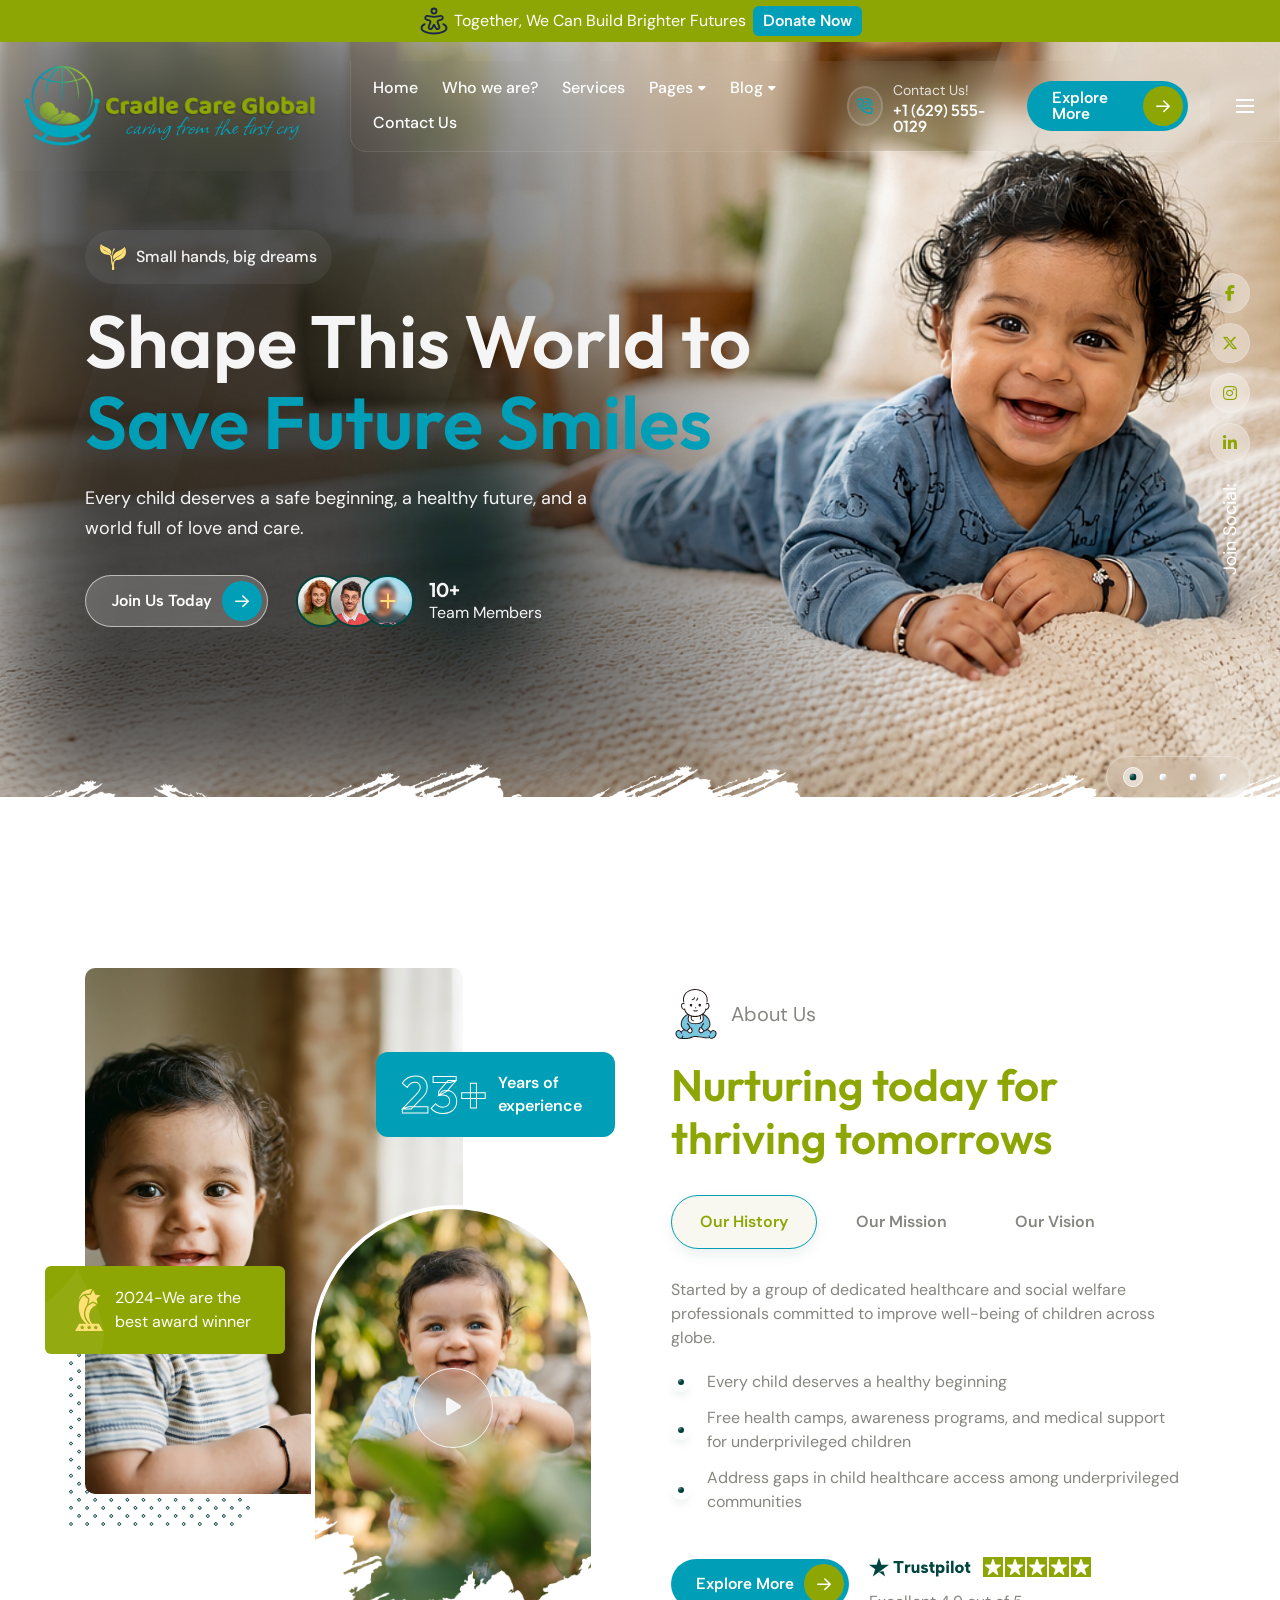
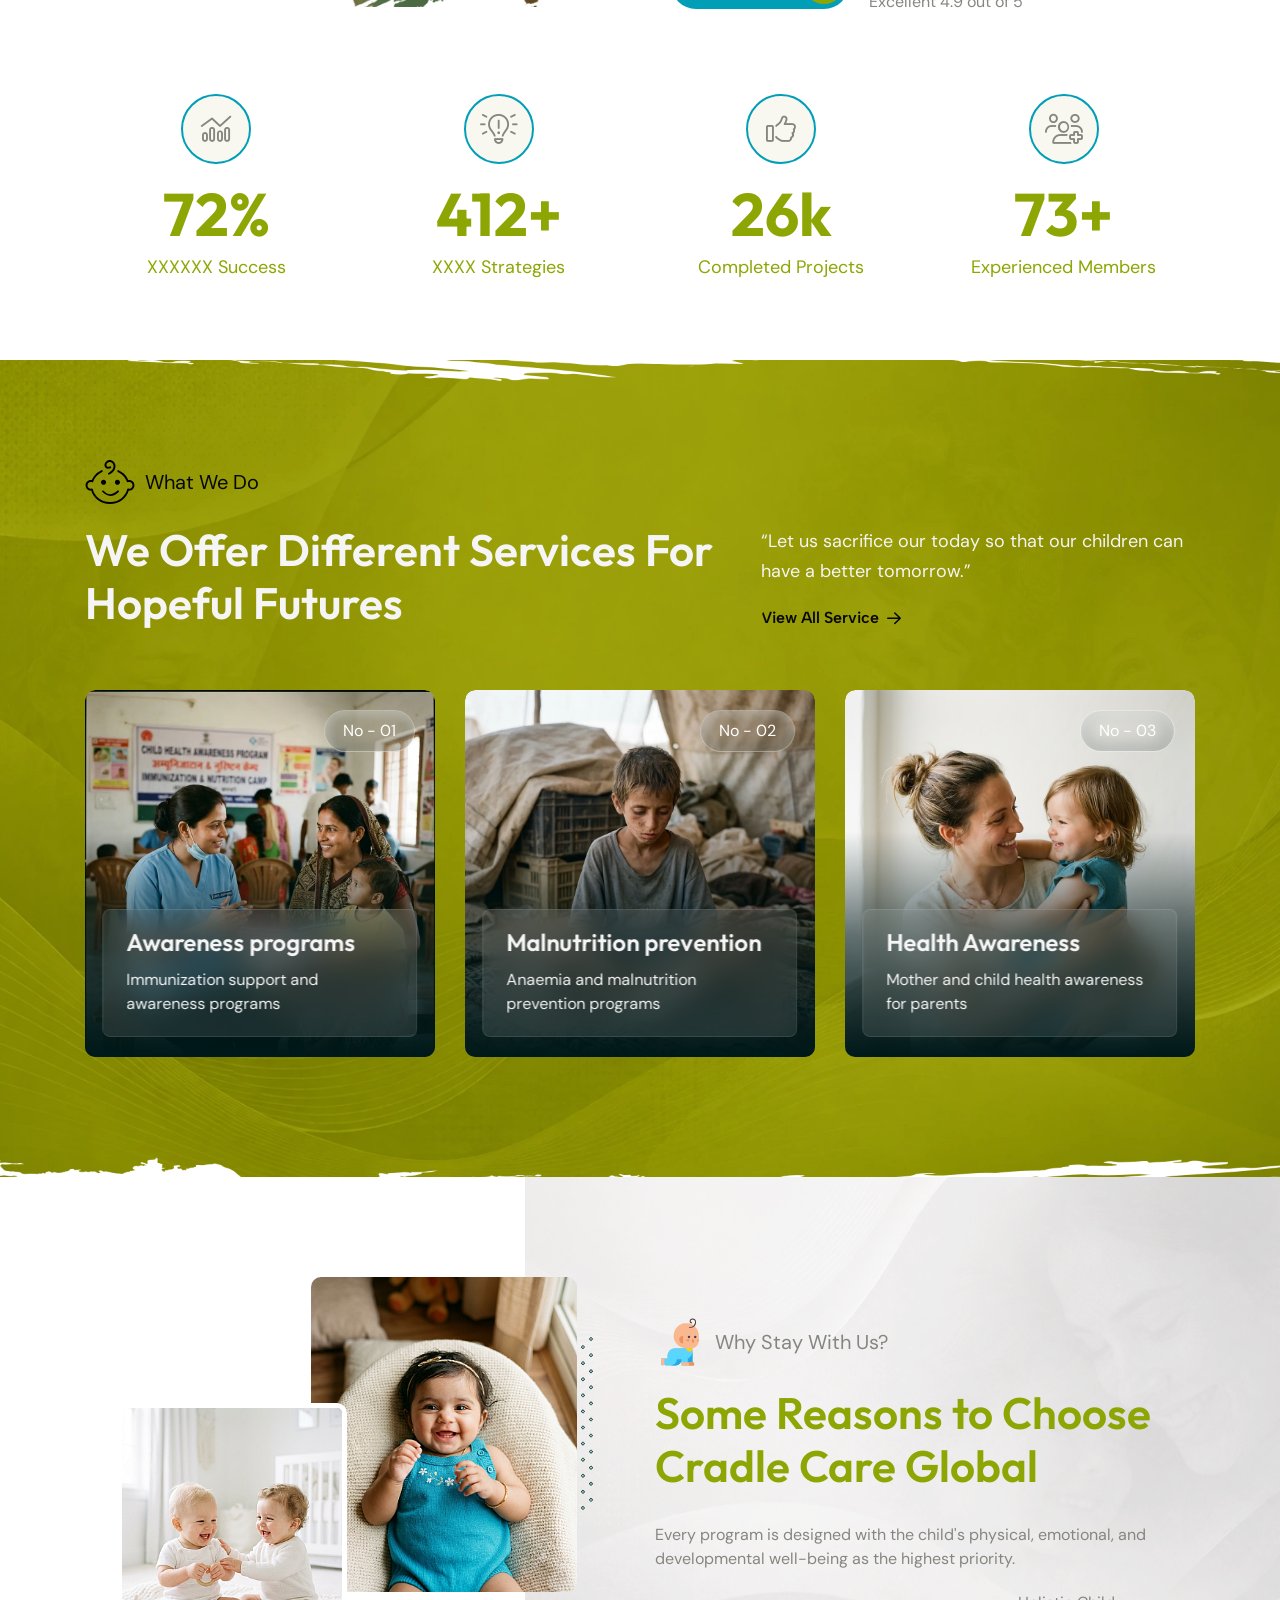
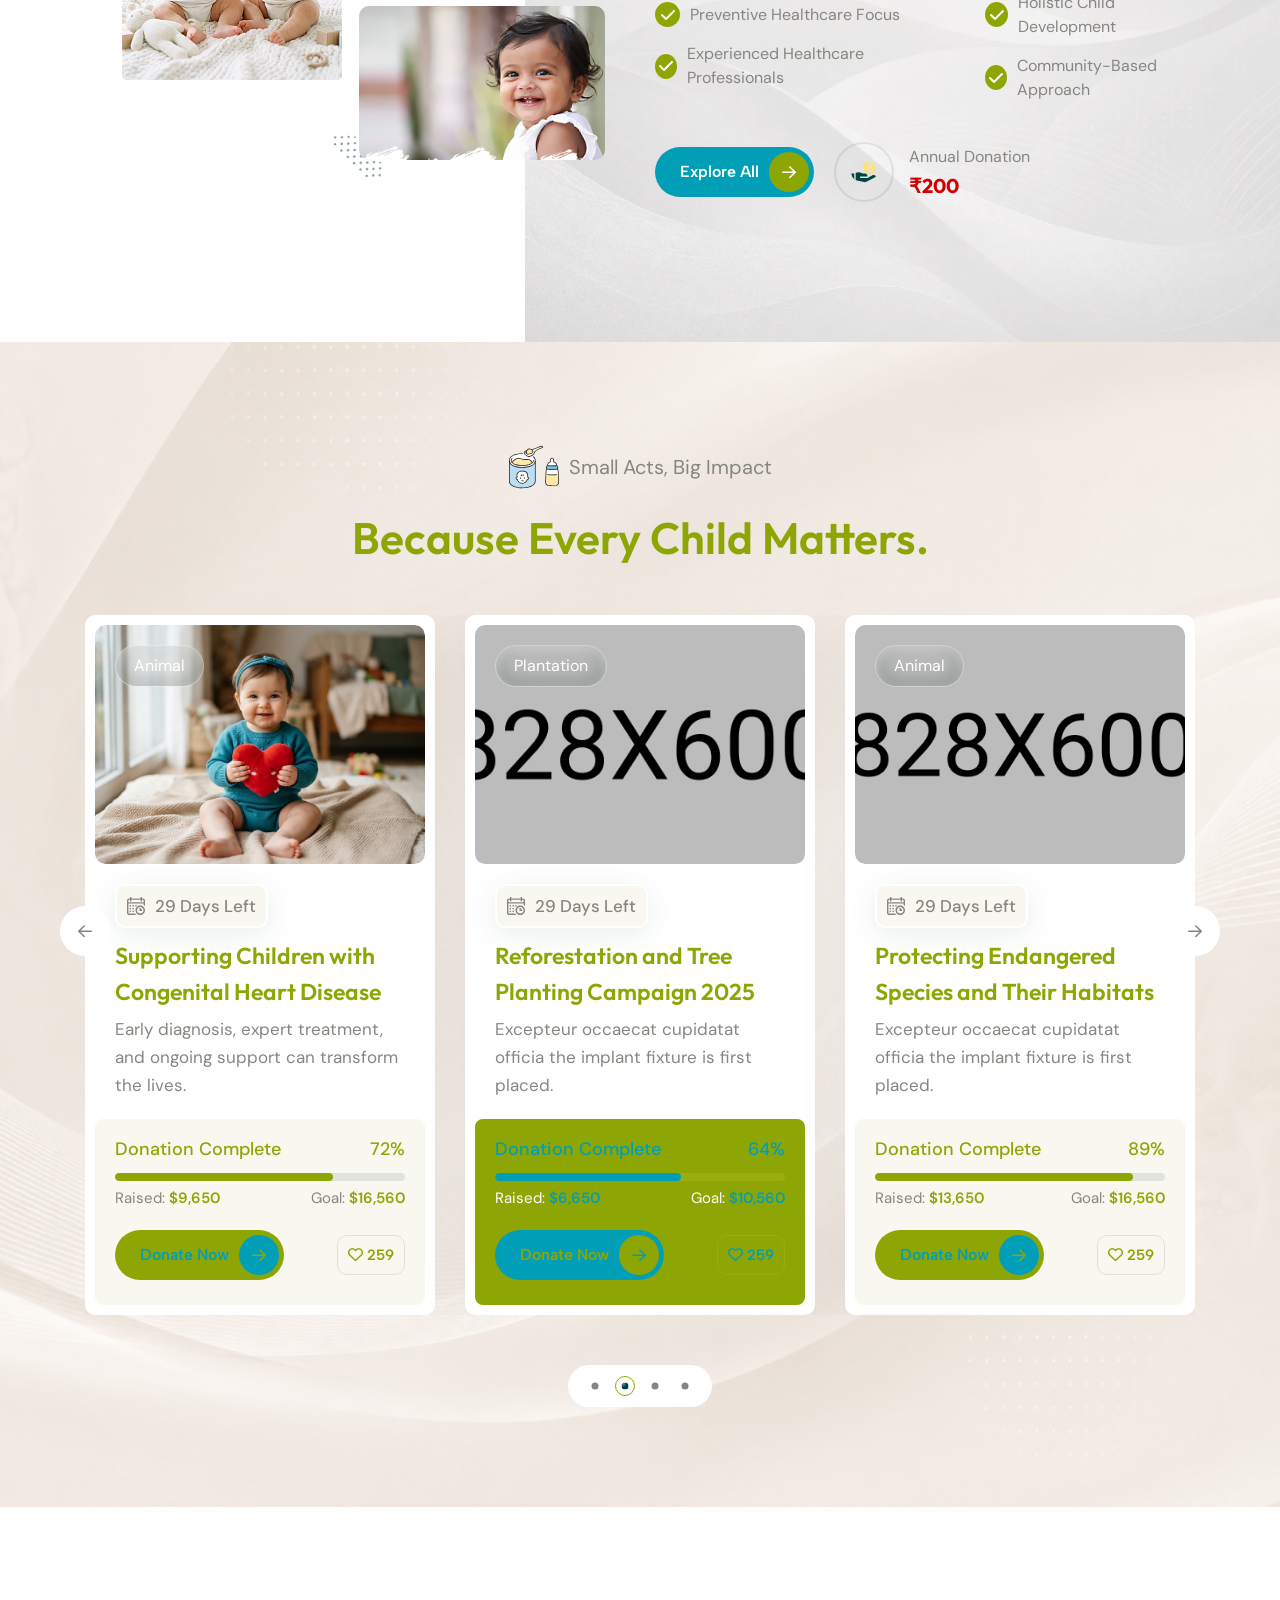
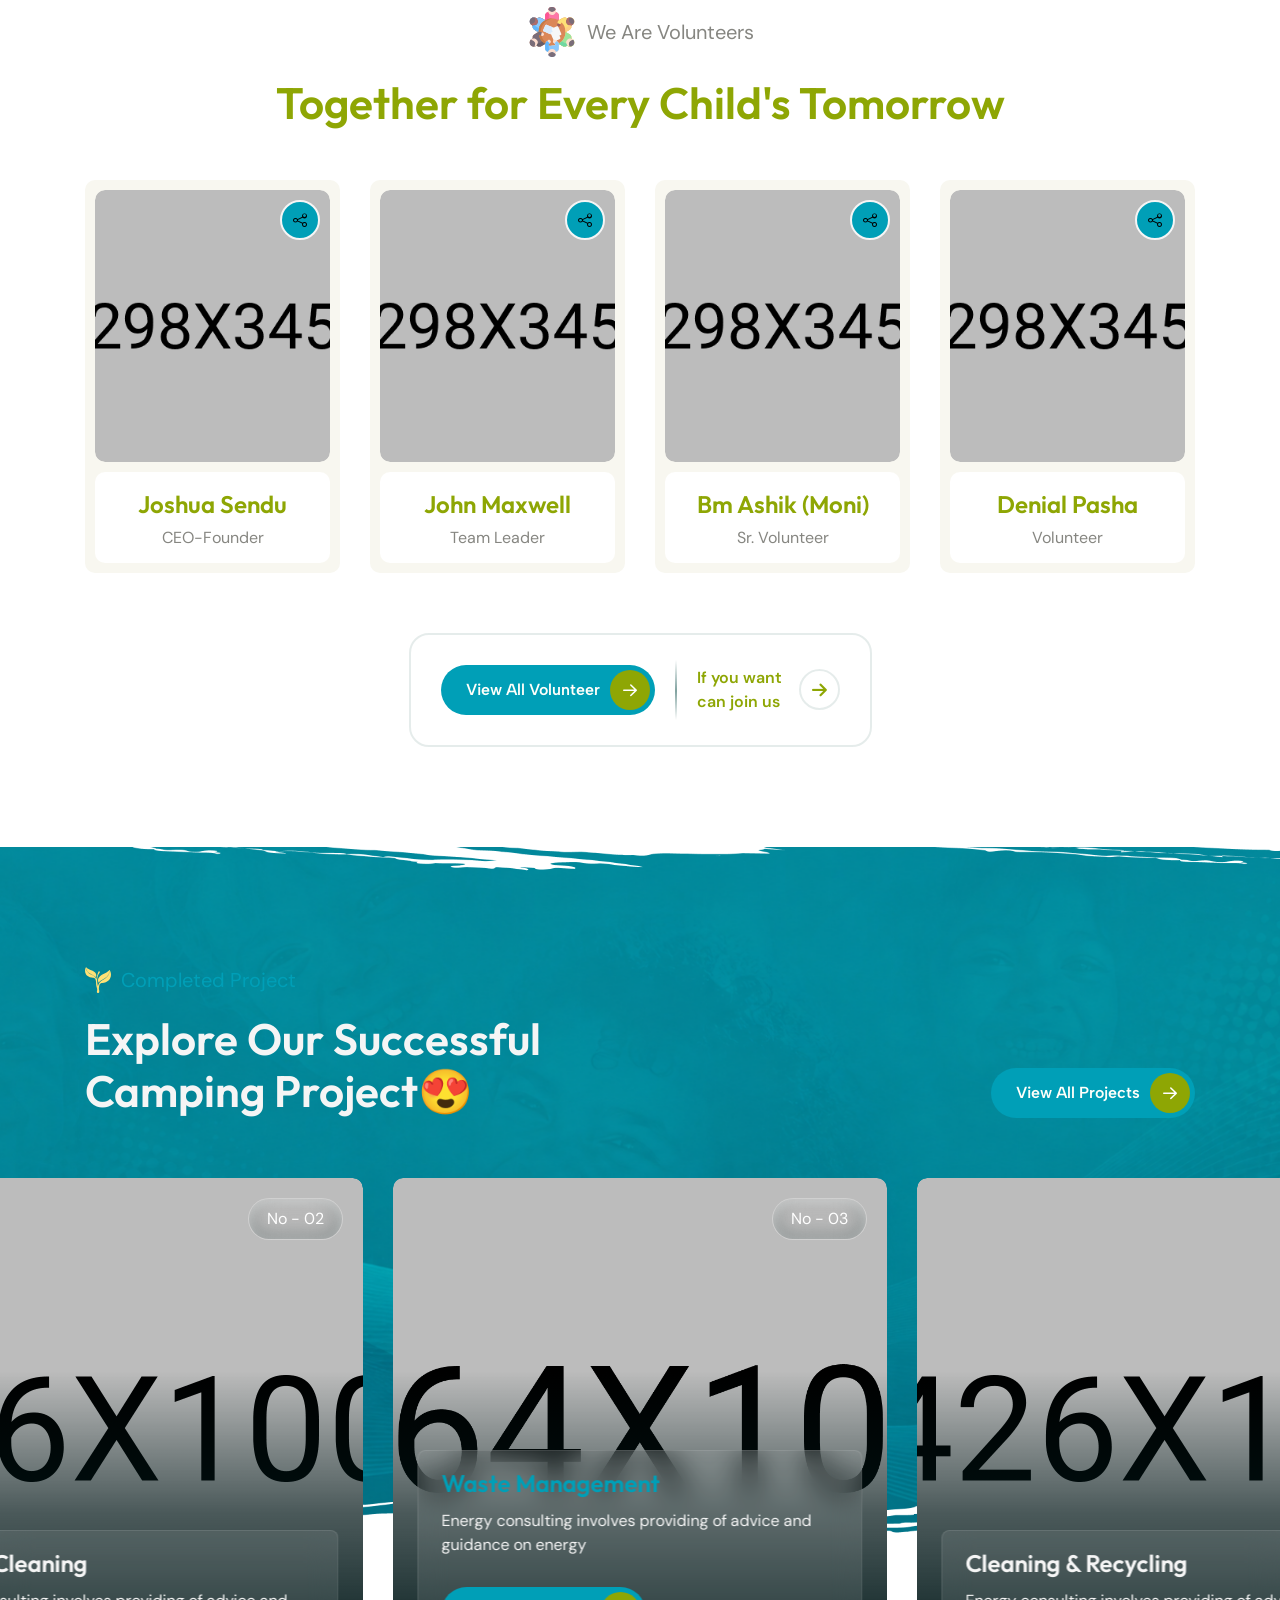
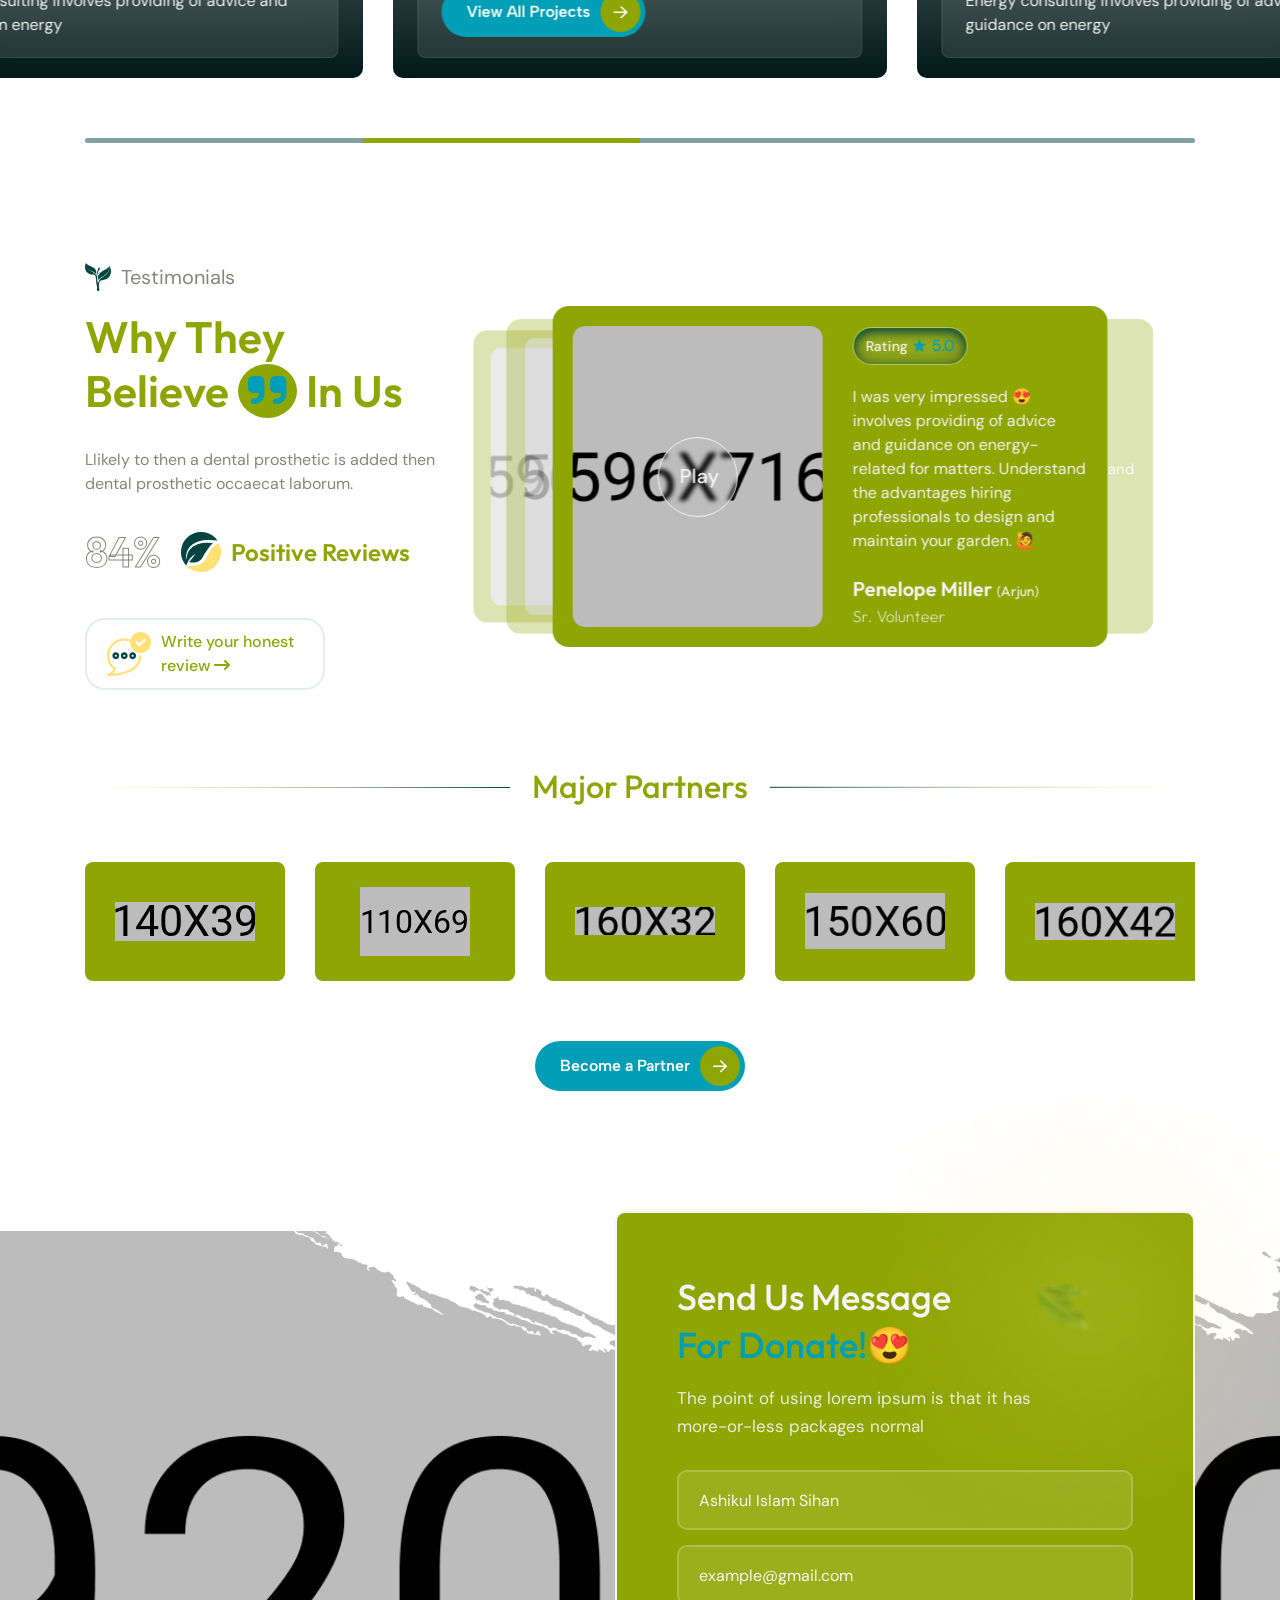
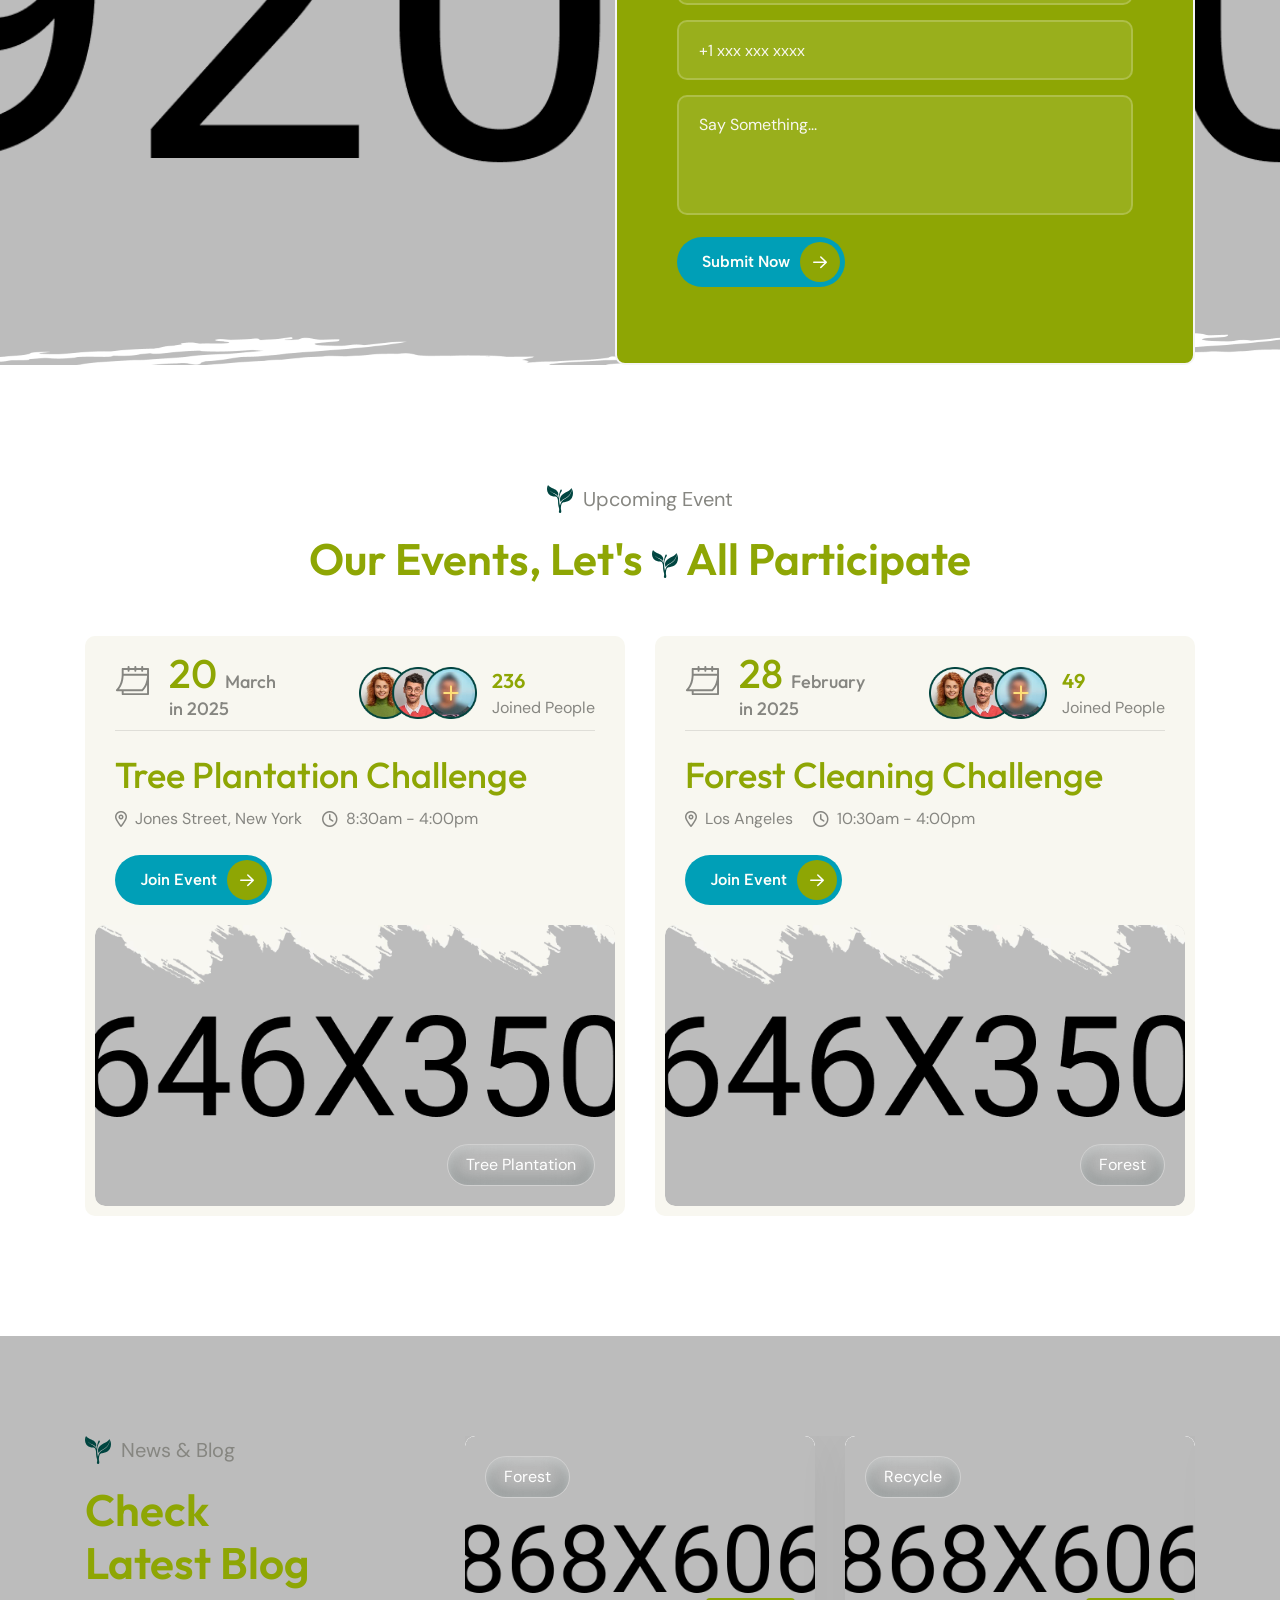
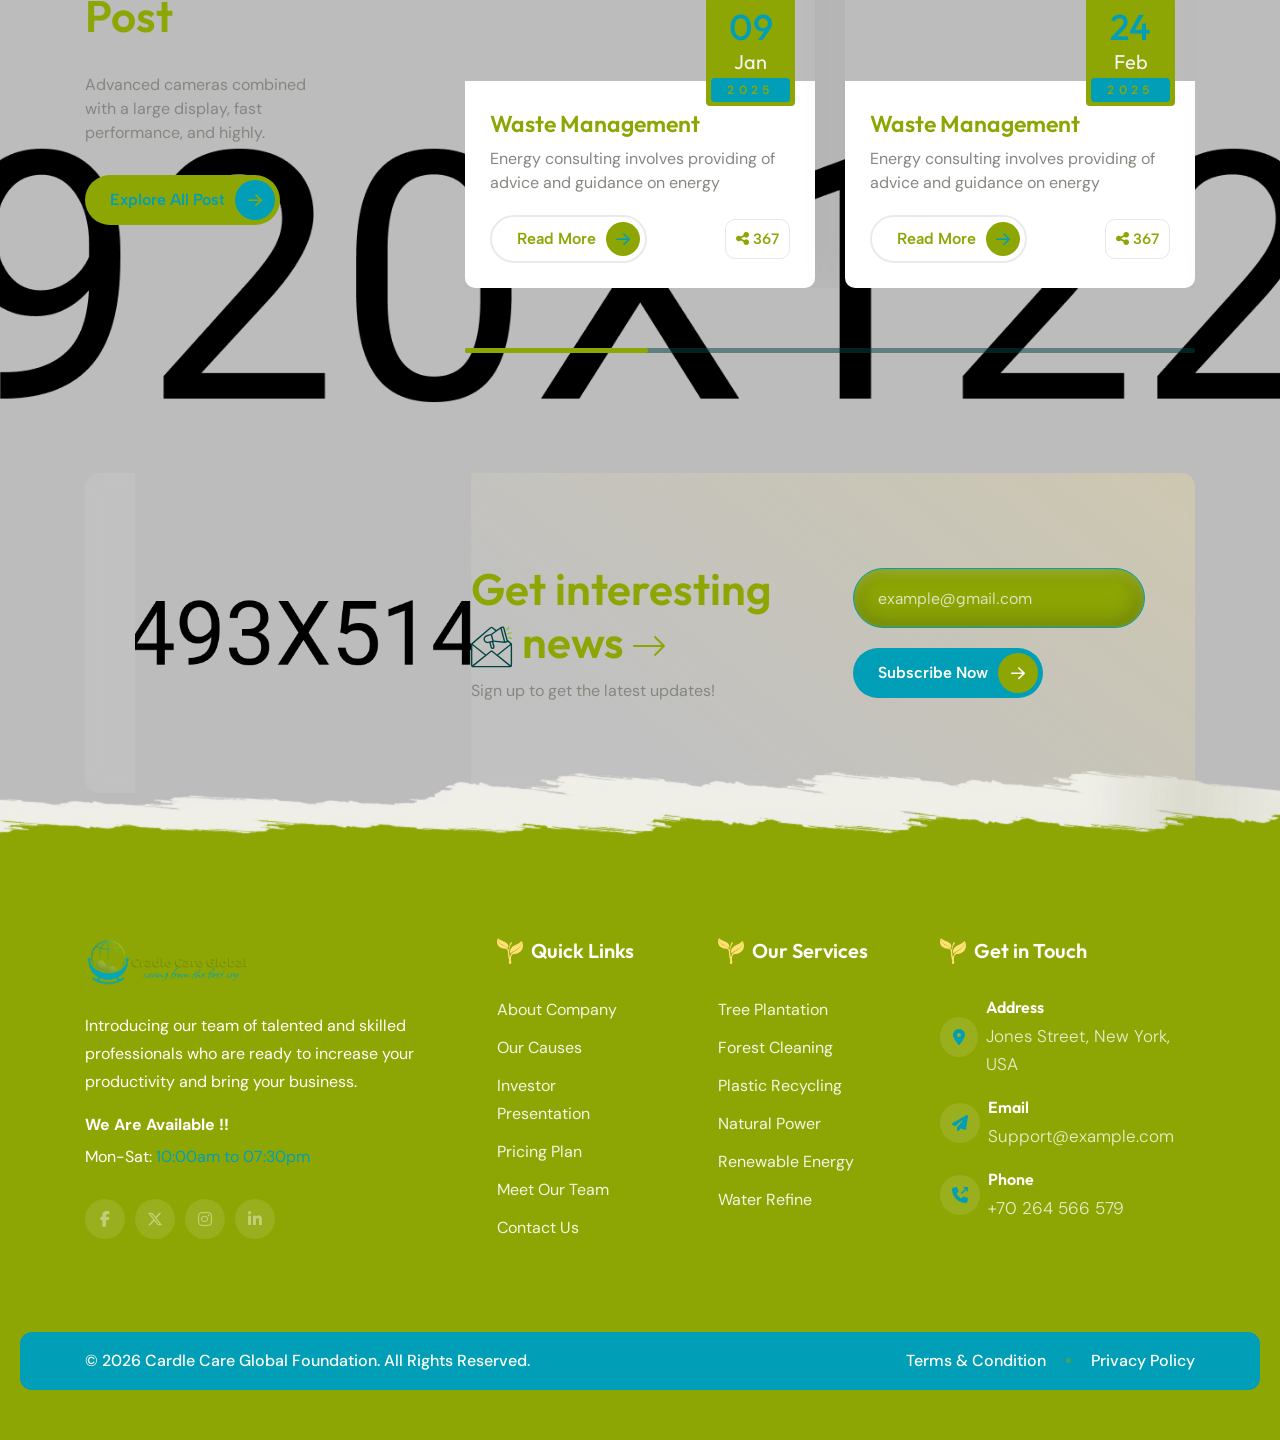
<file: index.html>
<!doctype html>
<html lang="en">
  <head>
    <!-- Required meta tags -->
    <meta charset="utf-8" />
    <meta
      name="viewport"
      content="width=device-width, initial-scale=1, shrink-to-fit=no"
    />

    <title>Cradle Care Global Foundation</title>

    <!-- Favicon -->
    <link
      rel="shortcut icon"
      type="image/x-icon"
      href="assets/img/logo/favicon.webp"
    />

    <!-- Google fonts -->
    <link rel="preconnect" href="https://fonts.googleapis.com" />
    <link rel="preconnect" href="https://fonts.gstatic.com" crossorigin />
    <link
      href="https://fonts.googleapis.com/css2?family=Albert+Sans:ital,wght@0,100..900;1,100..900&family=DM+Sans:ital,opsz,wght@0,9..40,100..1000;1,9..40,100..1000&family=Outfit:wght@100..900&display=swap"
      rel="stylesheet"
    />

    <!-- Vendors Css -->
    <link rel="stylesheet" href="assets/vendor/animate/animate.min.css" />
    <link
      rel="stylesheet"
      href="assets/vendor/fontawesome-pro/fontawesome.min.css"
    />
    <link rel="stylesheet" href="assets/vendor/bootstrap/bootstrap.min.css" />
    <link rel="stylesheet" href="assets/vendor/swiper/swiper-bundle.min.css" />
    <link rel="stylesheet" href="assets/vendor/aos/aos.css" />
    <link rel="stylesheet" href="assets/vendor/fancybox/fancybox.css" />

    <!-- Main CSS -->
    <link rel="stylesheet" href="assets/css/spacing.css" />
    <link rel="stylesheet" href="assets/css/main.css" />
  </head>

  <body>
    <!-- preloader start-->
    <div id="preloader">
      <div class="preloader">
        <img src="assets/img/thumbs/baby.gif" alt="preloader" />
      </div>
    </div>
    <!-- preloader end  -->

    <!-- header-section start -->
    <header class="header-section-1">
      <div class="top-bar d-none d-md-block">
        <div class="container-fluid">
          <div class="row">
            <div class="col-xl-12">
              <div class="top-bar-content text-center">
                <div class="text-wrap">
                  <img src="assets/img/icons/people.svg" alt="icon" />
                  <span
                    >Together, We Can Build Brighter Futures</span
                  >
                </div>
                <a
                  href="donations.html"
                  class="e-primary-btn is-hover-grey top-btn"
                >
                  Donate Now
                </a>
              </div>
            </div>
          </div>
        </div>
      </div>
      <!-- <div class="header-bottom-layout-2">
          <div class="logo-wrap-1">
            <a href="index.html">
              <img src="assets/img/logo/logo-white.svg" alt="logo" />
            </a>
          </div>
       
 
      </div> -->

      <div class="header-bottom-layout-2">
        <div class="header-left">
          <div class="logo-wrap-1">
            <a href="index.html">
              <img src="assets/img/logo/logo-white.svg" alt="logo" />
            </a>
          </div>
        </div>
        <div class="w-100 d-none d-xl-block">
          <div class="header-middle">
            <nav class="main-menu-2 d-none d-xl-block">
              <ul>
                <li>
                  <a href="#">Home</a>                
                </li>
                <li><a href="about.html">Who we are?</a></li>
                <li><a href="services.html">Services</a></li>
                <li class="has-dropdown">
                  <a href="#">Pages</a>
                  <ul class="sub-menu">
                    <li>
                      <a href="services-details.html">Services Details</a>
                    </li>
                    <li><a href="project.html">Projects</a></li>
                    <li><a href="project-details.html">Project Details</a></li>
                    <li><a href="camping.html">Camping</a></li>
                    <li><a href="camping-details.html">Camping Details</a></li>
                    <li>
                      <a href="camping-donation.html">Camping Donation</a>
                    </li>
                    <li><a href="donations.html">Donation</a></li>
                    <li><a href="be-volunteer.html">Become a Volunteer</a></li>
                    <li><a href="volunteer.html">Volunteers</a></li>
                    <li>
                      <a href="volunteer-details.html">Volunteer Details</a>
                    </li>
                  </ul>
                </li>
                <li class="has-dropdown">
                  <a href="#">Blog</a>
                  <ul class="sub-menu">
                    <li><a href="blog-grid.html">Blog Grid</a></li>
                    <li><a href="blog-standard.html">Blog Standard</a></li>
                    <li><a href="blog-details.html">Blog Details</a></li>
                  </ul>
                </li>
                <li><a href="contact.html">Contact Us</a></li>
              </ul>
            </nav>
            <div class="header-info-wrap">
              <div class="header-info-3 d-none d-xl-flex">
                <div class="header-info-icon">
                  <i class="fa-regular fa-phone-volume"></i>
                </div>
                <div class="header-info-content">
                  <span>Contact Us!</span>
                  <p><a href="tel:+1629555-0129">+1 (629) 555-0129</a></p>
                </div>
              </div>
              <div class="header-btn-wrap d-none d-xl-flex">
                <a href="about.html" class="e-primary-btn has-icon">
                  Explore More
                  <span class="icon-wrap">
                    <span class="icon">
                      <i class="fa-regular fa-arrow-right"></i>
                      <i class="fa-regular fa-arrow-right"></i>
                    </span>
                  </span>
                </a>
              </div>
            </div>
          </div>
        </div>
        <div class="header-right">
          <div class="header-bar-3 d-none d-xl-flex" data-toggle="sidebar">
            <div class="bar bar-1"></div>
            <div class="bar bar-2"></div>
            <div class="bar bar-3"></div>
          </div>
          <div class="header-bar-3 d-xl-none" data-toggle="menubar">
            <div class="bar bar-1"></div>
            <div class="bar bar-2"></div>
            <div class="bar bar-3"></div>
          </div>
        </div>
      </div>
    </header>
    <!-- header-section end -->

    <!-- off-canvas-sidebar start -->
    <div class="off-canvas-sidebar">
      <div class="off-canvas-sidebar-body">
        <div class="off-canvas-sidebar-close" data-close="sidebar">
          <i class="fa-regular fa-xmark"></i>
        </div>
        <div class="off-canvas-logo m-b-20">
          <a href="index.html">
            <img src="assets/img/logo/logo.svg" alt="logo" />
          </a>
        </div>
        <div class="off-canvas-text m-b-30">
          <p>
            Ratione doloribus optio minus cum ab. Nostrum rerum minus sapiente
            eveniet fuga quos tenetur Bicycle rights taxidermy knausgaard, 3
            wolf moon schlitz kombucha freegan ugh ethical kogi Déjà en
            recherche de nouvelle inspiration pour la prochaine collection, qui
            sera toujours inspirée de ses origines suisses de son savoir-faire
            an nouveau matériel arrive!
          </p>
        </div>
        <div class="off-canvas-thumb m-b-40">
          <img src="assets/img/thumbs/thumb-3.webp" alt="thumb" />
        </div>
        <div class="off-canvas-contact m-b-40">
          <a href="#" class="off-canvas-contact-item">
            <div class="icon">
              <i class="fa-solid fa-location-dot"></i>
            </div>
            <div class="text">
              <h6>Address</h6>
              <p>Jones Street, New York, USA</p>
            </div>
          </a>
          <a href="mailto:support@example.com" class="off-canvas-contact-item">
            <div class="icon">
              <i class="fa-solid fa-paper-plane"></i>
            </div>
            <div class="text">
              <h6>Email</h6>
              <p>Support@example.com</p>
            </div>
          </a>
          <a href="tel:+70264566579" class="off-canvas-contact-item">
            <div class="icon">
              <i class="fa-solid fa-phone-arrow-up-right"></i>
            </div>
            <div class="text">
              <h6>Phone</h6>
              <p>+70 264 566 579</p>
            </div>
          </a>
        </div>
        <div class="off-canvas-social-links">
          <a href="https://facebook.com">
            <i class="fab fa-facebook-f"></i>
          </a>
          <a href="https://twitter.com">
            <i class="fab fa-x-twitter"></i>
          </a>
          <a href="https://www.instagram.com">
            <i class="fab fa-instagram"></i>
          </a>
          <a href="https://linkedin.com">
            <i class="fab fa-linkedin-in"></i>
          </a>
        </div>
      </div>
      <div class="off-canvas-sidebar-overlay" data-close="sidebar"></div>
    </div>
    <!-- off-canvas-sidebar end -->

    <!-- off-canvas-menubar start -->
    <div class="off-canvas-menubar">
      <div class="off-canvas-menubar-body">
        <div class="off-canvas-head">
          <div class="off-canvas-logo">
            <a href="index.html">
              <img src="assets/img/logo/logo.svg" alt="logo" />
            </a>
          </div>
          <div class="off-canvas-menubar-close" data-close="menubar">
            <i class="fa-regular fa-xmark"></i>
          </div>
        </div>

        <div class="off-canvas-menu">
          <ul>
            <li class="has-dropdown">
              <a href="#">Home</a>
              <ul class="sub-menu">
                <li><a href="index.html">Home 01</a></li>
                <li><a href="index-2.html">Home 02</a></li>
                <li><a href="index-3.html">Home 03</a></li>
                <li><a href="index-4.html">Home 04</a></li>
                <li><a href="index-5.html">Home 05</a></li>
              </ul>
            </li>
            <li><a href="about.html">Who we are?</a></li>
            <li><a href="services.html">Services</a></li>
            <li class="has-dropdown">
              <a href="#">Pages</a>
              <ul class="sub-menu">
                <li><a href="services-details.html">Services Details</a></li>
                <li><a href="project.html">Projects</a></li>
                <li><a href="project-details.html">Project Details</a></li>
                <li><a href="camping.html">Camping</a></li>
                <li><a href="camping-details.html">Camping Details</a></li>
                <li><a href="camping-donation.html">Camping Donation</a></li>
                <li><a href="donations.html">Donation</a></li>
                <li><a href="be-volunteer.html">Become a Volunteer</a></li>
                <li><a href="volunteer.html">Volunteers</a></li>
                <li><a href="volunteer-details.html">Volunteer Details</a></li>
              </ul>
            </li>
            <li class="has-dropdown">
              <a href="#">Blog</a>
              <ul class="sub-menu">
                <li><a href="blog-grid.html">Blog Grid</a></li>
                <li><a href="blog-standard.html">Blog Standard</a></li>
                <li><a href="blog-details.html">Blog Details</a></li>
              </ul>
            </li>
            <li><a href="contact.html">Contact Us</a></li>
          </ul>
        </div>
      </div>
      <div class="off-canvas-menubar-overlay" data-close="menubar"></div>
    </div>
    <!-- off-canvas-menubar end -->

    <main>
      <!-- hero-section start -->
      <section class="hero-slider-active-1">
        <div class="swiper">
          <div class="swiper-wrapper">
            
            <div class="swiper-slide">
              <div
                class="hero-side"
                style="background-image: url(assets/img/bg/hero-bg-1.webp)"
              >
                <div class="container">
                  <div class="row">
                    <div class="col-xl-12">
                      <div class="hero-content-1">
                        <div
                          class="subtitle"
                          data-animation="animate__fadeInUp"
                          data-delay="0.3s"
                        >
                          <img src="assets/img/icons/icon-1.svg" alt="icon-1" />
                          <span>Small hands, big dreams</span>
                        </div>
                        <div
                          class="title"
                          data-animation="animate__fadeInUp"
                          data-delay="0.4s"
                        >
                          <h1>
                            Shape This World to <span>Save Future Smiles</span>
                          </h1>
                        </div>
                        <div
                          class="text"
                          data-animation="animate__fadeInUp"
                          data-delay="0.5s"
                        >
                          <p>
                            Every child deserves a safe beginning, a healthy
                            future, and a world full of love and care.
                          </p>
                        </div>
                        <div
                          class="join-us"
                          data-animation="animate__fadeInUp"
                          data-delay="0.6s"
                        >
                          <a
                            href="donations.html"
                            class="e-primary-btn has-icon"
                          >
                            Join Us Today
                            <span class="icon-wrap"
                              ><span class="icon"
                                ><i class="fa-regular fa-arrow-right"></i
                                ><i class="fa-regular fa-arrow-right"></i></span
                            ></span>
                          </a>
                          <div class="author-wrap">
                            <img
                              src="assets/img/authors/author-1.webp"
                              alt="authors"
                            />
                            <div class="author-info">
                              <h5>10+</h5>
                              <p>Team Members</p>
                            </div>
                          </div>
                        </div>
                      </div>
                    </div>
                  </div>
                </div>
                <div class="group-shape-1">
                  <img
                    src="assets/img/shapes/group-shape-1.webp"
                    alt="group-shape-1"
                  />
                </div>
                <div class="s-shape-1">
                  <img src="assets/img/shapes/shape-2.webp" alt="s-shape-1" />
                </div>
              </div>
            </div>
            <div class="swiper-slide">
              <div
                class="hero-side"
                style="background-image: url(assets/img/bg/hero-bg-2.webp)"
              >
                <div class="container">
                  <div class="row">
                    <div class="col-xl-12">
                      <div class="hero-content-1">
                        <div
                          class="subtitle"
                          data-animation="animate__fadeInUp"
                          data-delay="0.3s"
                        >
                          <img src="assets/img/icons/icon-1.svg" alt="icon-1" />
                          <span>A promise of a brighter tomorrow</span>
                        </div>
                        <div
                          class="title"
                          data-animation="animate__fadeInUp"
                          data-delay="0.4s"
                        >
                          <h1>
                            Good health is the first gift

                            <span>every child deserves.</span>
                          </h1>
                        </div>
                        <div
                          class="text"
                          data-animation="animate__fadeInUp"
                          data-delay="0.5s"
                        >
                          <p>
                            Nurturing child health with care, nutrition, and
                            love every day.
                          </p>
                        </div>
                        <div
                          class="join-us"
                          data-animation="animate__fadeInUp"
                          data-delay="0.6s"
                        >
                          <a
                            href="donations.html"
                            class="e-primary-btn has-icon"
                          >
                            Become One Today
                            <span class="icon-wrap"
                              ><span class="icon"
                                ><i class="fa-regular fa-arrow-right"></i
                                ><i class="fa-regular fa-arrow-right"></i></span
                            ></span>
                          </a>
                          <div class="author-wrap">
                            <img
                              src="assets/img/authors/author-1.webp"
                              alt="authors"
                            />
                            <div class="author-info">
                              <h5>10+</h5>
                              <p>Volunteers</p>
                            </div>
                          </div>
                        </div>
                      </div>
                    </div>
                  </div>
                </div>
                <div class="group-shape-1">
                  <img
                    src="assets/img/shapes/group-shape-1.webp"
                    alt="group-shape-1"
                  />
                </div>
                <div class="s-shape-1">
                  <img src="assets/img/shapes/shape-2.webp" alt="s-shape-1" />
                </div>
              </div>
            </div>
            <div class="swiper-slide">
              <div
                class="hero-side"
                style="background-image: url(assets/img/bg/hero-bg-6.webp)"
              >
                <div class="container">
                  <div class="row">
                    <div class="col-xl-12">
                      <div class="hero-content-1">
                        <div
                          class="subtitle"
                          data-animation="animate__fadeInUp"
                          data-delay="0.3s"
                        >
                          <img src="assets/img/icons/icon-1.svg" alt="icon-1" />
                          <span>Let's Care for Child Health</span>
                        </div>

                        <div
                          class="title"
                          data-animation="animate__fadeInUp"
                          data-delay="0.4s"
                        >
                          <h1>
                            Building a Healthier Future for
                            <span>Every Child</span>
                          </h1>
                        </div>

                        <div
                          class="text"
                          data-animation="animate__fadeInUp"
                          data-delay="0.5s"
                        >
                          <p>
                           Every child deserves proper care, nutrition, and a safe environment to grow healthy.
                          </p>
                        </div>
                        <div
                          class="join-us"
                          data-animation="animate__fadeInUp"
                          data-delay="0.6s"
                        >
                          <a
                            href="donations.html"
                            class="e-primary-btn has-icon"
                          >
                            Join Us Today
                            <span class="icon-wrap"
                              ><span class="icon"
                                ><i class="fa-regular fa-arrow-right"></i
                                ><i class="fa-regular fa-arrow-right"></i></span
                            ></span>
                          </a>
                          <div class="author-wrap">
                            <img
                              src="assets/img/authors/author-1.webp"
                              alt="authors"
                            />
                            <div class="author-info">
                              <h5>10+</h5>
                              <p>Volunteers</p>
                            </div>
                          </div>
                        </div>
                      </div>
                    </div>
                  </div>
                </div>
                <div class="group-shape-1">
                  <img
                    src="assets/img/shapes/group-shape-1.webp"
                    alt="group-shape-1"
                  />
                </div>
                <div class="s-shape-1">
                  <img src="assets/img/shapes/shape-2.webp" alt="s-shape-1" />
                </div>
              </div>
            </div>
            <div class="swiper-slide">
              <div
                class="hero-side"
                style="background-image: url(assets/img/bg/hero-bg-7.webp)"
              >
                <div class="container">
                  <div class="row">
                    <div class="col-xl-12">
                      <div class="hero-content-1">
                        <div class="subtitle" data-animation="animate__fadeInUp" data-delay="0.3s">
							<img src="assets/img/icons/icon-1.svg" alt="icon-1" />
							<span>Nurturing Child Health</span>
						</div>
							
						<div class="title" data-animation="animate__fadeInUp" data-delay="0.4s">
							<h1>
								Caring for a <span>Healthier Tomorrow</span>
							</h1>
						</div>
							
						<div class="text" data-animation="animate__fadeInUp" data-delay="0.5s">
							<p>
								We believe every child deserves quality healthcare, proper nutrition, and a safe, loving environment.
							</p>
						</div>
                        <div
                          class="join-us"
                          data-animation="animate__fadeInUp"
                          data-delay="0.6s"
                        >
                          <a
                            href="donations.html"
                            class="e-primary-btn has-icon"
                          >
                            Become One Today
                            <span class="icon-wrap"
                              ><span class="icon"
                                ><i class="fa-regular fa-arrow-right"></i
                                ><i class="fa-regular fa-arrow-right"></i></span
                            ></span>
                          </a>
                          <div class="author-wrap">
                            <img
                              src="assets/img/authors/author-1.webp"
                              alt="authors"
                            />
                            <div class="author-info">
                              <h5>10+</h5>
                              <p>Volunteers</p>
                            </div>
                          </div>
                        </div>
                      </div>
                    </div>
                  </div>
                </div>
                <div class="group-shape-1">
                  <img
                    src="assets/img/shapes/group-shape-1.webp"
                    alt="group-shape-1"
                  />
                </div>
                <div class="s-shape-1">
                  <img src="assets/img/shapes/shape-2.webp" alt="s-shape-1" />
                </div>
              </div>
            </div>
          </div>
        </div>
        <div class="hero-slider-pagination-1"></div>
        <div class="hero-slider-social">
          <div class="social-links">
            <a href="https://facebook.com">
              <i class="fab fa-facebook-f"></i>
            </a>
            <a href="https://twitter.com">
              <i class="fab fa-x-twitter"></i>
            </a>
            <a href="https://www.instagram.com">
              <i class="fab fa-instagram"></i>
            </a>
            <a href="https://linkedin.com">
              <i class="fab fa-linkedin-in"></i>
            </a>
          </div>
          <div class="text">Join Social:</div>
        </div>
      </section>
      <!-- hero-section end -->

      <!-- about-us-section start -->
      <section class="about-us-section m-t-120 m-t-md-100 m-t-xs-80">
        <div class="container">
          <div class="row align-items-center">
            <div class="col-xl-6">
              <div
                class="shape-wrapped-thumb-1"
                data-aos="fade-up"
                data-aos-duration="1000"
                data-aos-delay="200"
              >
                <img src="assets/img/thumbs/thumb-39.webp" alt="thumb" />
                <div class="experience-shape-2">
                  <h3>
                    <span
                      class="purecounter"
                      data-purecounter-duration="2"
                      data-purecounter-end="29"
                      >0</span
                    >+
                  </h3>
                  <p>Years of experience</p>
                </div>
                <div
                  class="award-shape"
                  style="background-image: url(assets/img/shapes/shape-18.webp)"
                >
                  <img src="assets/img/icons/icon-6.svg" alt="icon" />
                  <p>2024-We are the best award winner</p>
                </div>
                <div class="box-shape">
                  <img src="assets/img/shapes/shape-14.webp" alt="box-shape" />
                </div>
                <div class="positioned-shape">
                  <div class="shape-wrapped-thumb-2">
                    <div class="video-thumb">
                      <img src="assets/img/thumbs/thumb-40.webp" alt="thumb" />
                      <a
                        href="https://www.youtube.com/watch?v=fLeJJPxua3E&amp;ab_channel=Motiversity"
                        data-fancybox=""
                        class="video-play-btn"
                      >
                        <i class="fa-solid fa-play"></i>
                      </a>
                    </div>
                    <div class="vector-shape">
                      <img
                        src="assets/img/shapes/shape-19.webp"
                        alt="vector-shape"
                      />
                    </div>
                  </div>
                </div>
              </div>
            </div>
            <div class="col-xl-6">
              <div
                class="about-us-content px-xxl-5 px-3"
                data-aos="fade-up"
                data-aos-duration="1000"
                data-aos-delay="400"
              >
                <div class="common-subtitle">
                  <img src="assets/img/icons/baby.svg" alt="icon-2" />
                  <span>About Us</span>
                </div>
                <div class="common-title text-start">
                  <h2>Nurturing today for thriving tomorrows</h2>
                </div>
                <div class="c-tabs-wrapper">
                  <ul class="nav nav-tabs" id="myTab" role="tablist">
                    <li class="nav-item" role="presentation">
                      <button
                        class="nav-link active"
                        id="c-tab-1"
                        data-bs-toggle="tab"
                        data-bs-target="#c-tab-1-pane"
                        type="button"
                        role="tab"
                        aria-controls="c-tab-1-pane"
                        aria-selected="true"
                      >
                        Our History
                      </button>
                    </li>
                    <li class="nav-item" role="presentation">
                      <button
                        class="nav-link"
                        id="c-tab-2"
                        data-bs-toggle="tab"
                        data-bs-target="#c-tab-2-pane"
                        type="button"
                        role="tab"
                        aria-controls="c-tab-2-pane"
                        aria-selected="false"
                      >
                        Our Mission
                      </button>
                    </li>
                    <li class="nav-item" role="presentation">
                      <button
                        class="nav-link"
                        id="c-tab-3"
                        data-bs-toggle="tab"
                        data-bs-target="#c-tab-3-pane"
                        type="button"
                        role="tab"
                        aria-controls="c-tab-3-pane"
                        aria-selected="false"
                      >
                        Our Vision
                      </button>
                    </li>
                  </ul>
                  <div class="tab-content" id="myTabContent">
                    <div
                      class="tab-pane fade show active"
                      id="c-tab-1-pane"
                      role="tabpanel"
                      aria-labelledby="c-tab-1"
                      tabindex="0"
                    >
                      <div class="text">
                        <p>
                         Started by a group of dedicated healthcare and social welfare professionals committed to improve well-being of children across globe.
                        </p>
                      </div>
                      <div class="benefits">
                        <ul>
                          <li>
                            Every child deserves a healthy beginning
                          </li>
                          <li>
                           Free health camps, awareness programs, and medical support for underprivileged children
                          </li>
                          <li>Address gaps in child healthcare access among underprivileged communities</li>
                        </ul>
                      </div>
                    </div>
                    <div
                      class="tab-pane fade"
                      id="c-tab-2-pane"
                      role="tabpanel"
                      aria-labelledby="c-tab-2"
                      tabindex="0"
                    >
                      <div class="text">
                        <p>
                         Provide accessible and affordable healthcare services for every child
                        </p>
                      </div>
                      <div class="benefits">
                        <ul>
                          <li>
                           To ensure every child has access to quality healthcare, proper nutrition, and timely medical support
                          </li>
                          <li>
                            To create a healthier future by empowering families with knowledge and community-based child care services
                          </li>
                          <li>To build strong communities where every child can grow up healthy, safe, and full of potential.</li>
                        </ul>
                      </div>
                    </div>
                    <div
                      class="tab-pane fade"
                      id="c-tab-3-pane"
                      role="tabpanel"
                      aria-labelledby="c-tab-3"
                      tabindex="0"
                    >
                      <div class="text">
                        <p>
                         Focused on preventive care, nutrition, and early treatment for children.
                        </p>
                      </div>
                       <div class="benefits">
                        <ul>
                          <li>
                            Every child deserves a healthy beginning
                          </li>
                          <li>
                           Free health camps, awareness programs, and medical support for underprivileged children
                          </li>
                          <li>Address gaps in child healthcare access among underprivileged communities</li>
                        </ul>
                      </div>
                    </div>
                  </div>
                </div>
                <div class="annual-donation-wrap">
                  <a href="about.html" class="e-primary-btn has-icon">
                    Explore More
                    <span class="icon-wrap"
                      ><span class="icon"
                        ><i class="fa-regular fa-arrow-right"></i
                        ><i class="fa-regular fa-arrow-right"></i></span
                    ></span>
                  </a>
                  <div class="rating-wrap">
                    <div class="star-rating">
                      <img src="assets/img/logo/logo-8.svg" alt="logo" />
                      <div class="stars">
                        <i class="fa-solid fa-star-sharp"></i>
                        <i class="fa-solid fa-star-sharp"></i>
                        <i class="fa-solid fa-star-sharp"></i>
                        <i class="fa-solid fa-star-sharp"></i>
                        <i class="fa-solid fa-star-sharp"></i>
                      </div>
                    </div>
                    <p>Excellent 4.9 out of 5</p>
                  </div>
                </div>
              </div>
            </div>
          </div>
        </div>
      </section>
      <!-- about-us-section end -->

      <!-- company-achievements-section start -->
      <section class="company-achievements-section m-t-60">
        <div class="container">
          <div
            class="company-achievements"
            data-aos="fade-up"
            data-aos-delay="200"
            data-aos-duration="1000"
          >
            <div class="achievement">
              <i class="fa-light fa-chart-mixed"></i>
              <h2>
                <span
                  class="purecounter"
                  data-purecounter-duration="2"
                  data-purecounter-end="98"
                  >0</span
                >%
              </h2>
              <p>XXXXXX Success</p>
            </div>
            <div class="achievement">
              <i class="fa-light fa-lightbulb-exclamation-on"></i>
              <h2>
                <span
                  class="purecounter"
                  data-purecounter-duration="2"
                  data-purecounter-end="565"
                  >0</span
                >+
              </h2>
              <p>XXXX Strategies</p>
            </div>
            <div class="achievement">
              <i class="fa-light fa-thumbs-up"></i>
              <h2>
                <span
                  class="purecounter"
                  data-purecounter-duration="2"
                  data-purecounter-end="36.2"
                  >0</span
                >k
              </h2>
              <p>Completed Projects</p>
            </div>
            <div class="achievement">
              <i class="fa-light fa-users-medical"></i>
              <h2>
                <span
                  class="purecounter"
                  data-purecounter-duration="2"
                  data-purecounter-end="100"
                  >0</span
                >+
              </h2>
              <p>Experienced Members</p>
            </div>
          </div>
        </div>
      </section>

      <!-- company-achievements-section end -->

      <!-- what-we-do-section start -->
      <section
        class="what-we-do-section m-t-80 p-t-100 p-b-120 p-b-md-100 p-t-xs-80 p-b-xs-80"
        style="background-image: url(assets/img/bg/what-we-do-bg.webp)"
      >
        <div class="container">
          <div class="section-top-2">
            <div class="left">
              <div
                class="common-subtitle"
                data-aos="fade-up"
                data-aos-duration="1000"
                data-aos-delay="200"
              >
                <img src="assets/img/icons/baby-face-icon.svg" alt="icon-1" />
                <span>What We Do</span>
              </div>
              <div
                class="common-title text-start"
                data-aos="fade-up"
                data-aos-duration="1000"
                data-aos-delay="400"
              >
                <h2>We Offer Different Services For Hopeful Futures</h2>
              </div>
            </div>
            <div
              class="right"
              data-aos="fade-up"
              data-aos-duration="1000"
              data-aos-delay="600"
            >
              <p>
                “Let us sacrifice our today so that our children can have a better tomorrow.”
              </p>
              <a
                href="services.html"
                class="service-btn e-primary-btn has-icon"
              >
                View All Service
                <span class="icon-wrap">
                  <span class="icon"
                    ><i class="fa-regular fa-arrow-right"></i
                    ><i class="fa-regular fa-arrow-right"></i
                  ></span>
                </span>
              </a>
            </div>
          </div>
          <div
            class="row row-gap-md-5 row-gap-4"
            data-aos="fade-up"
            data-aos-duration="1000"
            data-aos-delay="800"
          >
            <div class="col-xl-4 col-md-6 col-sm-12">
              <div class="project-card">
                <div class="thumb">
                  <a href="services-details.html">
                    <img src="assets/img/thumbs/thumb-14.webp" alt="thumb-14" />
                  </a>
                  <div class="number">
                    <a href="services-details.html">No - 01</a>
                  </div>
                  <div class="content">
                    <h5>Awareness programs</h5>
                    <p>
                      Immunization support and awareness programs
                    </p>
                    <div class="details-btn">
                      <a
                        href="services-details.html"
                        class="e-primary-btn has-icon is-hover-white"
                      >
                        Read More
                        <span class="icon-wrap">
                          <span class="icon"
                            ><i class="fa-regular fa-arrow-right"></i
                            ><i class="fa-regular fa-arrow-right"></i
                          ></span>
                        </span>
                      </a>
                    </div>
                  </div>
                </div>
              </div>
            </div>
            <div class="col-xl-4 col-md-6 col-sm-12">
              <div class="project-card">
                <div class="thumb">
                  <a href="services-details.html">
                    <img src="assets/img/thumbs/thumb-15.webp" alt="thumb-15" />
                  </a>
                  <div class="number">
                    <a href="services-details.html">No - 02</a>
                  </div>
                  <div class="content">
                    <h5>Malnutrition prevention</h5>
                    <p>
                      Anaemia and malnutrition prevention programs
                    </p>
                    <div class="details-btn">
                      <a
                        href="services-details.html"
                        class="e-primary-btn has-icon is-hover-white"
                      >
                        Read More
                        <span class="icon-wrap">
                          <span class="icon"
                            ><i class="fa-regular fa-arrow-right"></i
                            ><i class="fa-regular fa-arrow-right"></i
                          ></span>
                        </span>
                      </a>
                    </div>
                  </div>
                </div>
              </div>
            </div>
            <div class="col-xl-4 col-md-6 col-sm-12">
              <div class="project-card">
                <div class="thumb">
                  <a href="services-details.html">
                    <img src="assets/img/thumbs/thumb-16.webp" alt="thumb-16" />
                  </a>
                  <div class="number">
                    <a href="services-details.html">No - 03</a>
                  </div>
                  <div class="content">
                    <h5>Health Awareness</h5>
                    <p>
                     Mother and child health awareness for parents
                    </p>
                    <div class="details-btn">
                      <a
                        href="services-details.html"
                        class="e-primary-btn has-icon is-hover-white"
                      >
                        Read More
                        <span class="icon-wrap">
                          <span class="icon"
                            ><i class="fa-regular fa-arrow-right"></i
                            ><i class="fa-regular fa-arrow-right"></i
                          ></span>
                        </span>
                      </a>
                    </div>
                  </div>
                </div>
              </div>
            </div>
          </div>
        </div>
        <div class="shape-10">
          <img src="assets/img/shapes/shape-10.webp" alt="shape-10" />
        </div>
        <div class="shape-11">
          <img src="assets/img/shapes/shape-11.webp" alt="shape-11" />
        </div>
      </section>
      <!-- what-we-do-section end -->

      <!-- why-us-section start -->
      <section
        class="why-us-section p-t-100 p-b-100 p-t-xs-80 p-b-xs-80"
        style="background-image: url(assets/img/bg/why-us-bg.webp)"
      >
        <div class="container">
          <div class="row row-gap-5 align-items-center">
            <div class="col-xl-6">
              <div
                class="thumb px-xl-5 left"
                data-aos="fade-up"
                data-aos-delay="200"
                data-aos-duration="1000"
              >
                <div class="thumb-1">
                  <img alt="thumb-1" src="assets/img/thumbs/thumb-23.webp" />
                  <div class="s-shape-1">
                    <img alt="shape-1" src="assets/img/shapes/shape-14.webp" />
                  </div>
                </div>
                <div class="thumb-2">
                  <img alt="thumb-2" src="assets/img/thumbs/thumb-22.webp" />
                </div>
                <div class="thumb-3">
                  <div class="shape-wrapped-thumb">
                    <img alt="thumb-3" src="assets/img/thumbs/thumb-21.webp" />
                    <div class="s-shape-1">
                      <img
                        alt="shape-1"
                        src="assets/img/shapes/shape-13.webp"
                      />
                    </div>
                    <div class="s-shape-2">
                      <img
                        alt="shape-2"
                        src="assets/img/shapes/shape-15.webp"
                      />
                    </div>
                  </div>
                </div>
              </div>
            </div>
            <div class="col-xl-6">
              <div
                class="why-us-content"
                data-aos="fade-up"
                data-aos-delay="400"
                data-aos-duration="1000"
              >
                <div class="common-subtitle">
                  <img alt="icon-2" src="assets/img/icons/baby-boy.svg" />
                  <span>Why Stay With Us?</span>
                </div>
                <div class="common-title text-start">
                  <h2>Some Reasons to Choose Cradle Care Global</h2>
                </div>
                <div class="text">
                  <p>
                    Every program is designed with the child's physical, emotional, and developmental well-being as the highest priority.
                  </p>
                </div>
                <div class="services">
                  <div class="service-left">
                    <div class="service">
                      <i class="fa-solid fa-check"></i>
                      <p>Preventive Healthcare Focus</p>
                    </div>
                    <div class="service">
                      <i class="fa-solid fa-check"></i>
                      <p>Experienced Healthcare Professionals</p>
                    </div>
                  </div>
                  <div class="service-right">
                    <div class="service">
                      <i class="fa-solid fa-check"></i>
                      <p>Holistic Child Development</p>
                    </div>
                    <div class="service">
                      <i class="fa-solid fa-check"></i>
                      <p>Community-Based Approach</p>
                    </div>
                  </div>
                </div>
                <div class="annual-donation-wrap">
                  <a class="e-primary-btn has-icon" href="project.html"
                    >Explore All
                    <span class="icon-wrap"
                      ><span class="icon"
                        ><i class="fa-regular fa-arrow-right"></i>
                        <i class="fa-regular fa-arrow-right"></i></span></span
                  ></a>
                  <div class="annual-donation">
                    <img alt="icon-4" src="assets/img/icons/icon-4.svg" />
                    <div class="annual-text">
                      <p>Annual Donation</p>
                      <h5>₹200</h5>
                    </div>
                  </div>
                </div>
              </div>
            </div>
          </div>
        </div>
      </section>
      <!-- why-us-section end -->

      <!-- our-camping start -->
      <section
        class="our-camping-section overflow-x-clip p-t-100 p-b-100 p-t-xs-80 p-b-xs-80"
        style="background-image: url(assets/img/bg/our-camping-bg.webp)"
      >
        <div class="container">
          <div class="row m-b-50 m-b-xs-40">
            <div class="col-xl-12">
              <div class="text-center">
                <div
                  class="common-subtitle"
                  data-aos="fade-up"
                  data-aos-delay="200"
                  data-aos-duration="1000"
                >
                  <img alt="icon-2" src="assets/img/icons/baby-milk.svg" />
                  <span>Small Acts, Big Impact</span>
                </div>
                <div
                  class="common-title mb-0"
                  data-aos="fade-up"
                  data-aos-delay="400"
                  data-aos-duration="1000"
                >
                  <h2>Because Every Child Matters.</h2>
                </div>
              </div>
            </div>
          </div>
          <div class="row">
            <div class="col-xl-12">
              <div
                class="camping-slider-active"
                data-aos="fade-up"
                data-aos-delay="600"
                data-aos-duration="1000"
              >
                <div class="swiper">
                  <div class="swiper-wrapper">
                    <div class="swiper-slide">
                      <div class="camping-card">
                        <div class="thumb">
                          <a href="camping-donation.html"
                            ><img
                              alt="thumb-2"
                              src="assets/img/thumbs/thumb-2.webp"
                          /></a>
                          <div class="category">
                            <a href="camping-donation.html">Animal</a>
                          </div>
                        </div>
                        <div class="content">
                          <div class="content-top">
                            <div class="date">
                              <img
                                alt="calendar-icon"
                                src="assets/img/icons/calendar.svg"
                              />
                              <span>29 Days Left</span>
                            </div>
                            <div class="title">
                              <h3>
                                <a href="camping-donation.html">
                                  Supporting Children with Congenital Heart Disease</a
                                >
                              </h3>
                            </div>
                            <div class="text">
                              <p>
                               Early diagnosis, expert treatment, and ongoing support can transform the lives.
                              </p>
                            </div>
                          </div>
                          <div class="donation-wrap">
                            <div class="d-top">
                              <p>Donation Complete</p>
                              <p>72%</p>
                            </div>
                            <div
                              aria-label="Basic example"
                              aria-valuemax="100"
                              aria-valuemin="0"
                              aria-valuenow="75"
                              class="progress"
                              role="progressbar"
                            >
                              <div
                                class="progress-bar"
                                style="width: 75%"
                              ></div>
                            </div>
                            <div class="fund">
                              <p>Raised: <span>$9,650</span></p>
                              <p>Goal: <span>$16,560</span></p>
                            </div>
                            <div class="d-bottom">
                              <a
                                class="e-primary-btn has-icon d-btn"
                                href="camping-donation.html"
                              >
                                Donate Now
                                <span class="icon-wrap"
                                  ><span class="icon"
                                    ><i class="fa-regular fa-arrow-right"></i>
                                    <i
                                      class="fa-regular fa-arrow-right"
                                    ></i></span
                                ></span>
                              </a>
                              <button class="d-wishlist">
                                <i class="fa-regular fa-heart"></i>
                                <span>259</span>
                              </button>
                            </div>
                          </div>
                        </div>
                      </div>
                    </div>
                    <div class="swiper-slide">
                      <div class="camping-card">
                        <div class="thumb">
                          <a href="camping-donation.html"
                            ><img
                              alt="thumb-2"
                              src="assets/img/thumbs/thumb-3.webp"
                          /></a>
                          <div class="category">
                            <a href="camping-donation.html">Plantation</a>
                          </div>
                        </div>
                        <div class="content">
                          <div class="content-top">
                            <div class="date">
                              <img
                                alt="calendar-icon"
                                src="assets/img/icons/calendar.svg"
                              />
                              <span>29 Days Left</span>
                            </div>
                            <div class="title">
                              <h3>
                                <a href="camping-donation.html">
                                  Reforestation and Tree Planting Campaign 2025
                                </a>
                              </h3>
                            </div>
                            <div class="text">
                              <p>
                                Excepteur occaecat cupidatat officia the implant
                                fixture is first placed.
                              </p>
                            </div>
                          </div>
                          <div class="donation-wrap">
                            <div class="d-top">
                              <p>Donation Complete</p>
                              <p>64%</p>
                            </div>
                            <div
                              aria-label="Basic example"
                              aria-valuemax="100"
                              aria-valuemin="0"
                              aria-valuenow="64"
                              class="progress"
                              role="progressbar"
                            >
                              <div
                                class="progress-bar"
                                style="width: 64%"
                              ></div>
                            </div>
                            <div class="fund">
                              <p>Raised: <span>$6,650</span></p>
                              <p>Goal: <span>$10,560</span></p>
                            </div>
                            <div class="d-bottom">
                              <a
                                class="e-primary-btn has-icon d-btn"
                                href="camping-donation.html"
                                >Donate Now
                                <span class="icon-wrap"
                                  ><span class="icon"
                                    ><i class="fa-regular fa-arrow-right"></i>
                                    <i
                                      class="fa-regular fa-arrow-right"
                                    ></i></span></span
                              ></a>
                              <button class="d-wishlist">
                                <i class="fa-regular fa-heart"></i>
                                <span>259</span>
                              </button>
                            </div>
                          </div>
                        </div>
                      </div>
                    </div>
                    <div class="swiper-slide">
                      <div class="camping-card">
                        <div class="thumb">
                          <a href="camping-donation.html"
                            ><img
                              alt="thumb-2"
                              src="assets/img/thumbs/thumb-4.webp"
                          /></a>
                          <div class="category">
                            <a href="camping-donation.html">Animal</a>
                          </div>
                        </div>
                        <div class="content">
                          <div class="content-top">
                            <div class="date">
                              <img
                                alt="calendar-icon"
                                src="assets/img/icons/calendar.svg"
                              />
                              <span>29 Days Left</span>
                            </div>
                            <div class="title">
                              <h3>
                                <a href="camping-donation.html"
                                  >Protecting Endangered Species and Their
                                  Habitats</a
                                >
                              </h3>
                            </div>
                            <div class="text">
                              <p>
                                Excepteur occaecat cupidatat officia the implant
                                fixture is first placed.
                              </p>
                            </div>
                          </div>
                          <div class="donation-wrap">
                            <div class="d-top">
                              <p>Donation Complete</p>
                              <p>89%</p>
                            </div>
                            <div
                              aria-label="Basic example"
                              aria-valuemax="100"
                              aria-valuemin="0"
                              aria-valuenow="89"
                              class="progress"
                              role="progressbar"
                            >
                              <div
                                class="progress-bar"
                                style="width: 89%"
                              ></div>
                            </div>
                            <div class="fund">
                              <p>Raised: <span>$13,650</span></p>
                              <p>Goal: <span>$16,560</span></p>
                            </div>
                            <div class="d-bottom">
                              <a
                                class="e-primary-btn has-icon d-btn"
                                href="camping-donation.html"
                              >
                                Donate Now
                                <span class="icon-wrap"
                                  ><span class="icon"
                                    ><i class="fa-regular fa-arrow-right"></i>
                                    <i
                                      class="fa-regular fa-arrow-right"
                                    ></i></span
                                ></span>
                              </a>
                              <button class="d-wishlist">
                                <i class="fa-regular fa-heart"></i>
                                <span>259</span>
                              </button>
                            </div>
                          </div>
                        </div>
                      </div>
                    </div>
                    <div class="swiper-slide">
                      <div class="camping-card">
                        <div class="thumb">
                          <a href="camping-donation.html"
                            ><img
                              alt="thumb-2"
                              src="assets/img/thumbs/thumb-3.webp"
                          /></a>
                          <div class="category">
                            <a href="camping-donation.html">Plantation</a>
                          </div>
                        </div>
                        <div class="content">
                          <div class="content-top">
                            <div class="date">
                              <img
                                alt="calendar-icon"
                                src="assets/img/icons/calendar.svg"
                              />
                              <span>29 Days Left</span>
                            </div>
                            <div class="title">
                              <h3>
                                <a href="camping-donation.html">
                                  Reforestation and Tree Planting Campaign 2025
                                </a>
                              </h3>
                            </div>
                            <div class="text">
                              <p>
                                Excepteur occaecat cupidatat officia the implant
                                fixture is first placed.
                              </p>
                            </div>
                          </div>
                          <div class="donation-wrap">
                            <div class="d-top">
                              <p>Donation Complete</p>
                              <p>64%</p>
                            </div>
                            <div
                              aria-label="Basic example"
                              aria-valuemax="100"
                              aria-valuemin="0"
                              aria-valuenow="64"
                              class="progress"
                              role="progressbar"
                            >
                              <div
                                class="progress-bar"
                                style="width: 64%"
                              ></div>
                            </div>
                            <div class="fund">
                              <p>Raised: <span>$6,650</span></p>
                              <p>Goal: <span>$10,560</span></p>
                            </div>
                            <div class="d-bottom">
                              <a
                                class="e-primary-btn has-icon d-btn"
                                href="camping-donation.html"
                              >
                                Donate Now
                                <span class="icon-wrap"
                                  ><span class="icon"
                                    ><i class="fa-regular fa-arrow-right"></i>
                                    <i
                                      class="fa-regular fa-arrow-right"
                                    ></i></span
                                ></span>
                              </a>
                              <button class="d-wishlist">
                                <i class="fa-regular fa-heart"></i>
                                <span>259</span>
                              </button>
                            </div>
                          </div>
                        </div>
                      </div>
                    </div>
                  </div>
                </div>
                <div class="camping-pagination-wrap">
                  <div class="camping-pagination"></div>
                </div>
                <div class="camping-button-prev">
                  <i class="fa-regular fa-arrow-left"></i>
                </div>
                <div class="camping-button-next">
                  <i class="fa-regular fa-arrow-right"></i>
                </div>
              </div>
            </div>
          </div>
        </div>
      </section>
      <!-- our-camping end -->

      <!-- volunteer-section start -->
      <section class="volunteer-section p-t-100 p-b-100 p-t-xs-80 p-b-xs-80">
        <div class="container text-center">
          <div class="text-center m-b-50 m-b-xs-40">
            <div
              class="common-subtitle"
              data-aos="fade-up"
              data-aos-delay="200"
              data-aos-duration="1000"
            >
              <img alt="icon-2" src="assets/img/icons/meeting.svg" />
              <span>We Are Volunteers</span>
            </div>
            <div
              class="common-title mb-0"
              data-aos="fade-up"
              data-aos-delay="400"
              data-aos-duration="1000"
            >
              <h2>Together for Every Child's Tomorrow</h2>
            </div>
          </div>
          <div
            class="row row-gap-4 p-b-60"
            data-aos="fade-up"
            data-aos-delay="600"
            data-aos-duration="1000"
          >
            <div class="col-xl-3 col-lg-4 col-md-6">
              <div class="volunteer-card">
                <a href="volunteer-details.html">
                  <div class="thumb">
                    <img alt="thumb-17" src="assets/img/thumbs/thumb-17.webp" />
                  </div>
                  <div class="author-info">
                    <h5>Joshua Sendu</h5>
                    <p>CEO-Founder</p>
                  </div>
                </a>
                <div class="socials">
                  <button class="share-button">
                    <i class="fa-light fa-share-nodes"></i>
                  </button>
                  <div class="social-links">
                    <a href="https://facebook.com"
                      ><i class="fab fa-facebook-f"></i
                    ></a>
                    <a href="https://twitter.com"
                      ><i class="fab fa-x-twitter"></i
                    ></a>
                    <a href="https://www.instagram.com"
                      ><i class="fab fa-instagram"></i
                    ></a>
                  </div>
                </div>
              </div>
            </div>
            <div class="col-xl-3 col-lg-4 col-md-6">
              <div class="volunteer-card">
                <a href="volunteer-details.html">
                  <div class="thumb">
                    <img alt="thumb-18" src="assets/img/thumbs/thumb-18.webp" />
                  </div>
                  <div class="author-info">
                    <h5>John Maxwell</h5>
                    <p>Team Leader</p>
                  </div>
                </a>
                <div class="socials">
                  <button class="share-button">
                    <i class="fa-light fa-share-nodes"></i>
                  </button>
                  <div class="social-links">
                    <a href="https://facebook.com"
                      ><i class="fab fa-facebook-f"></i
                    ></a>
                    <a href="https://twitter.com"
                      ><i class="fab fa-x-twitter"></i
                    ></a>
                    <a href="https://www.instagram.com"
                      ><i class="fab fa-instagram"></i
                    ></a>
                  </div>
                </div>
              </div>
            </div>
            <div class="col-xl-3 col-lg-4 col-md-6">
              <div class="volunteer-card">
                <a href="volunteer-details.html">
                  <div class="thumb">
                    <img alt="thumb-19" src="assets/img/thumbs/thumb-19.webp" />
                  </div>
                  <div class="author-info">
                    <h5>Bm Ashik (Moni)</h5>
                    <p>Sr. Volunteer</p>
                  </div>
                </a>
                <div class="socials">
                  <button class="share-button">
                    <i class="fa-light fa-share-nodes"></i>
                  </button>
                  <div class="social-links">
                    <a href="https://facebook.com"
                      ><i class="fab fa-facebook-f"></i
                    ></a>
                    <a href="https://twitter.com"
                      ><i class="fab fa-x-twitter"></i
                    ></a>
                    <a href="https://www.instagram.com"
                      ><i class="fab fa-instagram"></i
                    ></a>
                  </div>
                </div>
              </div>
            </div>
            <div class="col-xl-3 col-lg-4 col-md-6">
              <div class="volunteer-card">
                <a href="volunteer-details.html">
                  <div class="thumb">
                    <img alt="thumb-20" src="assets/img/thumbs/thumb-20.webp" />
                  </div>
                  <div class="author-info">
                    <h5>Denial Pasha</h5>
                    <p>Volunteer</p>
                  </div>
                </a>
                <div class="socials">
                  <button class="share-button">
                    <i class="fa-light fa-share-nodes"></i>
                  </button>
                  <div class="social-links">
                    <a href="https://facebook.com"
                      ><i class="fab fa-facebook-f"></i
                    ></a>
                    <a href="https://twitter.com"
                      ><i class="fab fa-x-twitter"></i
                    ></a>
                    <a href="https://www.instagram.com"
                      ><i class="fab fa-instagram"></i
                    ></a>
                  </div>
                </div>
              </div>
            </div>
          </div>
          <div
            class="contact-details"
            data-aos="fade-up"
            data-aos-delay="200"
            data-aos-duration="1000"
          >
            <div class="details-btn">
              <a class="e-primary-btn has-icon" href="volunteer.html"
                >View All Volunteer
                <span class="icon-wrap"
                  ><span class="icon"
                    ><i class="fa-regular fa-arrow-right"></i>
                    <i class="fa-regular fa-arrow-right"></i></span></span
              ></a>
            </div>
            <div class="join-us-btn">
              <img alt="shape-12" src="assets/img/shapes/shape-12.webp" />
              <a class="review-btn" href="be-volunteer.html"
                ><span>If you want can join us</span>
                <i class="fa-solid fa-arrow-right"></i
              ></a>
            </div>
          </div>
        </div>
      </section>
      <!-- volunteer-section end -->

      <!-- completed-project start -->
      <section class="completed-project-section">
        <div
          class="completed-project-top"
          style="background-image: url(assets/img/bg/completed-project-bg.webp)"
        >
          <div class="container">
            <div class="row align-items-end m-b-60 m-b-xs-40">
              <div class="col-xl-6 col-lg-6 col-md-7">
                <div
                  class="common-subtitle style-color-2"
                  data-aos="fade-up"
                  data-aos-delay="200"
                  data-aos-duration="1000"
                >
                  <img alt="icon-1" src="assets/img/icons/icon-1.svg" />
                  <span>Completed Project</span>
                </div>
                <div
                  class="common-title style-color-light text-start m-b-0"
                  data-aos="fade-up"
                  data-aos-delay="400"
                  data-aos-duration="1000"
                >
                  <h2>Explore Our Successful Camping Project😍</h2>
                </div>
              </div>
              <div class="col-xl-6 col-lg-6 col-md-5 text-md-end">
                <a
                  class="e-primary-btn is-hover-white has-icon"
                  data-aos="fade-up"
                  data-aos-delay="600"
                  data-aos-duration="1000"
                  href="project.html"
                  >View All Projects
                  <span class="icon-wrap"
                    ><span class="icon"
                      ><i class="fa-regular fa-arrow-right"></i>
                      <i class="fa-regular fa-arrow-right"></i></span></span
                ></a>
              </div>
            </div>
          </div>
          <div class="shape-8">
            <img alt="shape-8" src="assets/img/shapes/shape-8.webp" />
          </div>
          <div class="shape-9">
            <img alt="shape-9" src="assets/img/shapes/shape-9.webp" />
          </div>
        </div>
        <div class="completed-project-bottom">
          <div
            class="completed-project-slider-active"
            data-aos="fade-up"
            data-aos-delay="800"
            data-aos-duration="1000"
          >
            <div class="swiper">
              <div class="swiper-wrapper">
                <div class="swiper-slide">
                  <div class="project-card">
                    <div class="thumb">
                      <a href="project.html"
                        ><img
                          alt="thumb-11"
                          src="assets/img/thumbs/thumb-11.webp"
                      /></a>
                      <div class="number">
                        <a href="project.html">No - 02</a>
                      </div>
                      <div class="content">
                        <h5>Forest Cleaning</h5>
                        <p>
                          Energy consulting involves providing of advice and
                          guidance on energy
                        </p>
                        <div class="details-btn">
                          <a
                            class="e-primary-btn is-hover-white has-icon"
                            href="project.html"
                            >View All Projects
                            <span class="icon-wrap"
                              ><span class="icon"
                                ><i class="fa-regular fa-arrow-right"></i>
                                <i
                                  class="fa-regular fa-arrow-right"
                                ></i></span></span
                          ></a>
                        </div>
                      </div>
                    </div>
                  </div>
                </div>
                <div class="swiper-slide">
                  <div class="project-card">
                    <div class="thumb">
                      <a href="project.html"
                        ><img
                          alt="thumb-12"
                          src="assets/img/thumbs/thumb-12.webp"
                      /></a>
                      <div class="number">
                        <a href="project.html">No - 03</a>
                      </div>
                      <div class="content">
                        <h5>Waste Management</h5>
                        <p>
                          Energy consulting involves providing of advice and
                          guidance on energy
                        </p>
                        <div class="details-btn">
                          <a
                            class="e-primary-btn is-hover-white has-icon"
                            href="project.html"
                            >View All Projects
                            <span class="icon-wrap"
                              ><span class="icon"
                                ><i class="fa-regular fa-arrow-right"></i>
                                <i
                                  class="fa-regular fa-arrow-right"
                                ></i></span></span
                          ></a>
                        </div>
                      </div>
                    </div>
                  </div>
                </div>
                <div class="swiper-slide">
                  <div class="project-card">
                    <div class="thumb">
                      <a href="project.html"
                        ><img
                          alt="thumb-13"
                          src="assets/img/thumbs/thumb-13.webp"
                      /></a>
                      <div class="number">
                        <a href="project.html">No - 04</a>
                      </div>
                      <div class="content">
                        <h5>Cleaning & Recycling</h5>
                        <p>
                          Energy consulting involves providing of advice and
                          guidance on energy
                        </p>
                        <div class="details-btn">
                          <a
                            class="e-primary-btn is-hover-white has-icon"
                            href="project.html"
                            >View All Projects
                            <span class="icon-wrap"
                              ><span class="icon"
                                ><i class="fa-regular fa-arrow-right"></i>
                                <i
                                  class="fa-regular fa-arrow-right"
                                ></i></span></span
                          ></a>
                        </div>
                      </div>
                    </div>
                  </div>
                </div>
                <div class="swiper-slide">
                  <div class="project-card">
                    <div class="thumb">
                      <a href="project.html"
                        ><img
                          alt="thumb-12"
                          src="assets/img/thumbs/thumb-12.webp"
                      /></a>
                      <div class="number">
                        <a href="project.html">No - 03</a>
                      </div>
                      <div class="content">
                        <h5>Waste Management</h5>
                        <p>
                          Energy consulting involves providing of advice and
                          guidance on energy
                        </p>
                        <div class="details-btn">
                          <a
                            class="e-primary-btn is-hover-white has-icon"
                            href="project.html"
                            >View All Projects
                            <span class="icon-wrap"
                              ><span class="icon"
                                ><i class="fa-regular fa-arrow-right"></i>
                                <i
                                  class="fa-regular fa-arrow-right"
                                ></i></span></span
                          ></a>
                        </div>
                      </div>
                    </div>
                  </div>
                </div>
              </div>
            </div>
            <div class="container">
              <div class="row">
                <div class="col-xl-12">
                  <div class="completed-project-pagination"></div>
                </div>
              </div>
            </div>
          </div>
        </div>
      </section>
      <!-- completed-project end -->

      <!-- testimonial start -->
      <section class="testimonial p-t-120 p-t-md-100 p-t-xs-80">
        <div class="container">
          <div class="row align-items-center justify-content-between">
            <div class="col-xl-4 m-b-lg-60 m-b-md-60 m-b-xs-60">
              <div
                class="testimonial-content"
                data-aos="fade-up"
                data-aos-delay="200"
                data-aos-duration="1000"
              >
                <div class="common-subtitle">
                  <img alt="icon-2" src="assets/img/icons/icon-2.svg" />
                  <span>Testimonials</span>
                </div>
                <div class="common-title text-start">
                  <h2>
                    Why They Believe
                    <span><i class="fa-solid fa-quote-right"></i> In Us</span>
                  </h2>
                </div>
                <div class="text">
                  <p>
                    Llikely to then a dental prosthetic is added then dental
                    prosthetic occaecat laborum.
                  </p>
                </div>
                <div class="reviews">
                  <h3>
                    <span
                      class="purecounter"
                      data-purecounter-duration="1"
                      data-purecounter-end="99"
                      >0</span
                    >%
                  </h3>
                  <img alt="favicon" src="assets/img/logo/favicon.webp" />
                  <h5>Positive Reviews</h5>
                </div>
                <a class="review-btn" href="contact.html"
                  ><img alt="icon" src="assets/img/icons/icon-3.svg" />
                  <span
                    ><span>Write your honest review</span>
                    <i class="fa-solid fa-arrow-right-long"></i></span
                ></a>
              </div>
            </div>
            <div class="col-xl-8">
              <div
                class="testimonial-slider-active"
                data-aos="fade-up"
                data-aos-delay="400"
                data-aos-duration="1000"
              >
                <div class="swiper">
                  <div class="swiper-wrapper">
                    <div class="swiper-slide">
                      <div class="testimonial-card">
                        <div class="thumb">
                          <img
                            alt="thumb-10"
                            src="assets/img/thumbs/thumb-10.webp"
                          />
                          <a
                            class="video-play-btn"
                            data-fancybox=""
                            href="https://www.youtube.com/watch?v=fLeJJPxua3E&ab_channel=Motiversity"
                            >Play</a
                          >
                        </div>
                        <div class="card-content">
                          <div class="rating">
                            <p>Rating</p>
                            <i class="fa-solid fa-star-sharp"></i>
                            <span>5.0</span>
                          </div>
                          <div class="review">
                            <p>
                              I was very impressed 😍 involves providing of
                              advice and guidance on energy-related for matters.
                              Understand the advantages hiring professionals to
                              design and maintain your garden. 🙋
                            </p>
                          </div>
                          <div class="author-details">
                            <h5>Penelope Miller <span>(Arjun)</span></h5>
                            <h6>Sr. Volunteer</h6>
                          </div>
                        </div>
                      </div>
                    </div>
                    <div class="swiper-slide">
                      <div class="testimonial-card">
                        <div class="thumb">
                          <img
                            alt="thumb-10"
                            src="assets/img/thumbs/thumb-10.2.webp"
                          />
                          <a
                            class="video-play-btn"
                            data-fancybox=""
                            href="https://www.youtube.com/watch?v=fLeJJPxua3E&ab_channel=Motiversity"
                            >Play</a
                          >
                        </div>
                        <div class="card-content">
                          <div class="rating">
                            <p>Rating</p>
                            <i class="fa-solid fa-star-sharp"></i>
                            <span>5.0</span>
                          </div>
                          <div class="review">
                            <p>
                              I was very impressed 😍 involves providing of
                              advice and guidance on energy-related for matters.
                              Understand the advantages hiring professionals to
                              design and maintain your garden. 🙋
                            </p>
                          </div>
                          <div class="author-details">
                            <h5>Penelope Miller <span>(Arjun)</span></h5>
                            <h6>Sr. Volunteer</h6>
                          </div>
                        </div>
                      </div>
                    </div>
                    <div class="swiper-slide">
                      <div class="testimonial-card">
                        <div class="thumb">
                          <img
                            alt="thumb-10"
                            src="assets/img/thumbs/thumb-10.3.webp"
                          />
                          <a
                            class="video-play-btn"
                            data-fancybox=""
                            href="https://www.youtube.com/watch?v=fLeJJPxua3E&ab_channel=Motiversity"
                            >Play</a
                          >
                        </div>
                        <div class="card-content">
                          <div class="rating">
                            <p>Rating</p>
                            <i class="fa-solid fa-star-sharp"></i>
                            <span>5.0</span>
                          </div>
                          <div class="review">
                            <p>
                              I was very impressed 😍 involves providing of
                              advice and guidance on energy-related for matters.
                              Understand the advantages hiring professionals to
                              design and maintain your garden. 🙋
                            </p>
                          </div>
                          <div class="author-details">
                            <h5>Penelope Miller <span>(Arjun)</span></h5>
                            <h6>Sr. Volunteer</h6>
                          </div>
                        </div>
                      </div>
                    </div>
                    <div class="swiper-slide">
                      <div class="testimonial-card">
                        <div class="thumb">
                          <img
                            alt="thumb-10"
                            src="assets/img/thumbs/thumb-10.2.webp"
                          />
                          <a
                            class="video-play-btn"
                            data-fancybox=""
                            href="https://www.youtube.com/watch?v=fLeJJPxua3E&ab_channel=Motiversity"
                            >Play</a
                          >
                        </div>
                        <div class="card-content">
                          <div class="rating">
                            <p>Rating</p>
                            <i class="fa-solid fa-star-sharp"></i>
                            <span>5.0</span>
                          </div>
                          <div class="review">
                            <p>
                              I was very impressed 😍 involves providing of
                              advice and guidance on energy-related for matters.
                              Understand the advantages hiring professionals to
                              design and maintain your garden. 🙋
                            </p>
                          </div>
                          <div class="author-details">
                            <h5>Penelope Miller <span>(Arjun)</span></h5>
                            <h6>Sr. Volunteer</h6>
                          </div>
                        </div>
                      </div>
                    </div>
                  </div>
                </div>
              </div>
            </div>
          </div>
        </div>
      </section>
      <!-- testimonial end -->

      <!-- major-partners start -->
      <section
        class="major-partners p-t-80 p-b-140 p-b-lg-120 p-b-md-100 p-b-xs-80"
      >
        <div class="container">
          <div
            class="partners-title"
            data-aos="fade-up"
            data-aos-delay="200"
            data-aos-duration="1000"
          >
            <div class="line-right">
              <img alt="shape-4" src="assets/img/shapes/shape-4.webp" />
            </div>
            <h3>Major Partners</h3>
            <div class="line">
              <img alt="shape-4" src="assets/img/shapes/shape-4.webp" />
            </div>
          </div>
          <div class="row p-t-60 p-b-60">
            <div class="col-xl-12">
              <div class="partner-marquee">
                <div class="partner-marquee-layout">
                  <div class="partner-1">
                    <img alt="partner-logo" src="assets/img/logo/logo-2.webp" />
                  </div>
                  <div class="partner-1">
                    <img alt="partner-logo" src="assets/img/logo/logo-3.webp" />
                  </div>
                  <div class="partner-1">
                    <img alt="partner-logo" src="assets/img/logo/logo-4.webp" />
                  </div>
                  <div class="partner-1">
                    <img alt="partner-logo" src="assets/img/logo/logo-5.webp" />
                  </div>
                  <div class="partner-1">
                    <img alt="partner-logo" src="assets/img/logo/logo-6.webp" />
                  </div>
                  <div class="partner-1">
                    <img alt="partner-logo" src="assets/img/logo/logo-7.webp" />
                  </div>
                </div>
                <div class="partner-marquee-layout">
                  <div class="partner-1">
                    <img alt="partner-logo" src="assets/img/logo/logo-2.webp" />
                  </div>
                  <div class="partner-1">
                    <img alt="partner-logo" src="assets/img/logo/logo-3.webp" />
                  </div>
                  <div class="partner-1">
                    <img alt="partner-logo" src="assets/img/logo/logo-4.webp" />
                  </div>
                  <div class="partner-1">
                    <img alt="partner-logo" src="assets/img/logo/logo-5.webp" />
                  </div>
                  <div class="partner-1">
                    <img alt="partner-logo" src="assets/img/logo/logo-6.webp" />
                  </div>
                  <div class="partner-1">
                    <img alt="partner-logo" src="assets/img/logo/logo-7.webp" />
                  </div>
                </div>
              </div>
            </div>
          </div>
          <div
            class="partner-btn text-center"
            data-aos="fade-up"
            data-aos-delay="600"
            data-aos-duration="1000"
          >
            <a class="e-primary-btn has-icon" href="contact.html">
              Become a Partner
              <span class="icon-wrap"
                ><span class="icon"
                  ><i class="fa-regular fa-arrow-right"></i>
                  <i class="fa-regular fa-arrow-right"></i></span
              ></span>
            </a>
          </div>
        </div>
      </section>
      <!-- major-partners end -->

      <!-- contact-us start -->
      <section
        class="contact-us"
        style="background-image: url(assets/img/bg/contact-us-bg.webp)"
      >
        <div class="container">
          <div
            class="contact-form"
            data-aos="fade-up"
            data-aos-delay="200"
            data-aos-duration="1000"
          >
            <div class="form-content">
              <div class="form-content-top">
                <h3>
                  Send Us Message<br />
                  <span>For Donate!😍</span>
                </h3>
                <p>
                  The point of using lorem ipsum is that it has more-or-less
                  packages normal
                </p>
              </div>
              <form id="contact-form" action="assets/mail.php" method="post">
                <div class="input-wrap-3 m-b-15">
                  <input
                    placeholder="Ashikul Islam Sihan"
                    type="text"
                    name="name"
                  />
                </div>
                <div class="input-wrap-3 m-b-15">
                  <input
                    placeholder="example@gmail.com"
                    type="email"
                    name="email"
                  />
                </div>
                <div class="input-wrap-3 m-b-15">
                  <input
                    placeholder="+1 xxx xxx xxxx"
                    type="text"
                    name="phone"
                  />
                </div>
                <div class="input-wrap-3 m-b-15">
                  <textarea
                    placeholder="Say Something..."
                    name="message"
                  ></textarea>
                </div>
                <button
                  class="e-primary-btn is-hover-white has-icon"
                  type="submit"
                >
                  Submit Now
                  <span class="icon-wrap"
                    ><span class="icon"
                      ><i class="fa-regular fa-arrow-right"></i
                      ><i class="fa-regular fa-arrow-right"></i></span
                  ></span>
                </button>
              </form>
              <p class="form-message"></p>
              <div class="shape">
                <img alt="shape-5" src="assets/img/shapes/shape-5.webp" />
              </div>
            </div>
          </div>
        </div>
        <div class="shape-6">
          <img alt="shape-6" src="assets/img/shapes/shape-6.webp" />
        </div>
        <div class="shape-7">
          <img alt="shape-7" src="assets/img/shapes/shape-7.webp" />
        </div>
      </section>
      <!-- contact-us end -->

      <!-- our-events-section start -->
      <section
        class="our-events-section p-t-120 p-t-md-100 p-t-xs-80 p-b-120 p-b-md-100 p-b-xs-80"
      >
        <div class="container text-center">
          <div class="text-center m-b-50 m-b-xs-40">
            <div
              class="common-subtitle"
              data-aos="fade-up"
              data-aos-delay="200"
              data-aos-duration="1000"
            >
              <img alt="icon-2" src="assets/img/icons/icon-2.svg" />
              <span>Upcoming Event</span>
            </div>
            <div
              class="common-title text-center m-b-0"
              data-aos="fade-up"
              data-aos-delay="400"
              data-aos-duration="1000"
            >
              <h2>
                Our Events, Let's
                <img alt="icon-2" src="assets/img/icons/icon-2.svg" /> All
                Participate
              </h2>
            </div>
          </div>
          <div
            class="row row-gap-4"
            data-aos="fade-up"
            data-aos-delay="600"
            data-aos-duration="1000"
          >
            <div class="col-lg-6 col-12">
              <div class="event-card">
                <div class="card-content">
                  <div class="event-card-top">
                    <div class="top-left">
                      <img
                        alt="calendar-icon"
                        src="assets/img/icons/calendar-2.svg"
                      />
                      <div class="event-date">
                        <h3>
                          20
                          <span
                            >March<br />
                            in 2025</span
                          >
                        </h3>
                      </div>
                    </div>
                    <div class="top-right">
                      <img
                        alt="authors"
                        src="assets/img/authors/author-1.webp"
                      />
                      <div class="people-joined">
                        <h5>236</h5>
                        <span>Joined People</span>
                      </div>
                    </div>
                  </div>
                  <div class="event-card-middle text-start">
                    <h2>
                      <a href="camping-details.html"
                        >Tree Plantation Challenge</a
                      >
                    </h2>
                    <div class="address">
                      <div class="location">
                        <i class="fa-regular fa-location-dot"></i>
                        <span>Jones Street, New York</span>
                      </div>
                      <div class="time">
                        <i class="fa-regular fa-clock"></i>
                        <span>8:30am - 4:00pm</span>
                      </div>
                    </div>
                    <div class="event-btn">
                      <a
                        class="e-primary-btn has-icon"
                        href="camping-details.html"
                        >Join Event
                        <span class="icon-wrap"
                          ><span class="icon"
                            ><i class="fa-regular fa-arrow-right"></i
                            ><i
                              class="fa-regular fa-arrow-right"
                            ></i></span></span
                      ></a>
                    </div>
                  </div>
                </div>
                <div class="thumb">
                  <a href="camping-details.html"
                    ><img alt="thumb-8" src="assets/img/thumbs/thumb-8.webp"
                  /></a>
                  <div class="category">
                    <a href="camping-details.html">Tree Plantation</a>
                  </div>
                  <div class="shape-3">
                    <img alt="shape-3" src="assets/img/shapes/shape-3.webp" />
                  </div>
                </div>
              </div>
            </div>
            <div class="col-lg-6 col-12">
              <div class="event-card">
                <div class="card-content">
                  <div class="event-card-top">
                    <div class="top-left">
                      <img
                        alt="calendar-icon"
                        src="assets/img/icons/calendar-2.svg"
                      />
                      <div class="event-date">
                        <h3>
                          28
                          <span
                            >February<br />
                            in 2025</span
                          >
                        </h3>
                      </div>
                    </div>
                    <div class="top-right">
                      <img
                        alt="authors"
                        src="assets/img/authors/author-1.webp"
                      />
                      <div class="people-joined">
                        <h5>49</h5>
                        <span>Joined People</span>
                      </div>
                    </div>
                  </div>
                  <div class="event-card-middle text-start">
                    <h2>
                      <a href="camping-details.html"
                        >Forest Cleaning Challenge</a
                      >
                    </h2>
                    <div class="address">
                      <div class="location">
                        <i class="fa-regular fa-location-dot"></i>
                        <span>Los Angeles</span>
                      </div>
                      <div class="time">
                        <i class="fa-regular fa-clock"></i>
                        <span>10:30am - 4:00pm</span>
                      </div>
                    </div>
                    <div class="blog-btn">
                      <a
                        class="e-primary-btn has-icon"
                        href="camping-details.html"
                        >Join Event
                        <span class="icon-wrap"
                          ><span class="icon"
                            ><i class="fa-regular fa-arrow-right"></i
                            ><i
                              class="fa-regular fa-arrow-right"
                            ></i></span></span
                      ></a>
                    </div>
                  </div>
                </div>
                <div class="thumb">
                  <a href="camping-details.html"
                    ><img alt="thumb-9" src="assets/img/thumbs/thumb-9.webp"
                  /></a>
                  <div class="category">
                    <a href="camping-details.html">Forest</a>
                  </div>
                  <div class="shape-3">
                    <img alt="shape-3" src="assets/img/shapes/shape-3.webp" />
                  </div>
                </div>
              </div>
            </div>
          </div>
        </div>
      </section>
      <!-- our-events-section end -->

      <!-- latest-blog-section start -->
      <section
        class="latest-blog-section p-t-100 p-t-xs-80 p-b-60 p-b-xs-20 p-b-md-20 p-b-lg-20 p-b-xl-20"
        style="background-image: url(assets/img/bg/latest-blog-bg.webp)"
      >
        <div class="container">
          <div
            class="row justify-content-between m-b-150 m-b-xl-120 m-b-lg-100 m-b-md-80 m-b-xs-80"
          >
            <div class="col-xl-3 col-md-6 col-12">
              <div
                class="latest-blog-content"
                data-aos="fade-up"
                data-aos-delay="200"
                data-aos-duration="1000"
              >
                <div class="common-subtitle">
                  <img alt="icon-2" src="assets/img/icons/icon-2.svg" />
                  <span>News & Blog</span>
                </div>
                <div class="common-title text-start">
                  <h2>Check Latest Blog Post</h2>
                </div>
                <div class="text">
                  <p>
                    Advanced cameras combined with a large display, fast
                    performance, and highly.
                  </p>
                </div>
                <div class="blog-btn">
                  <a class="e-primary-btn has-icon" href="blog-grid.html"
                    >Explore All Post
                    <span class="icon-wrap"
                      ><span class="icon"
                        ><i class="fa-regular fa-arrow-right"></i
                        ><i class="fa-regular fa-arrow-right"></i></span></span
                  ></a>
                </div>
              </div>
            </div>
            <div class="col-xl-8 col-md-6 col-12">
              <div
                class="blog-slider-active"
                data-aos="fade-up"
                data-aos-delay="400"
                data-aos-duration="1000"
              >
                <div class="swiper">
                  <div class="swiper-wrapper">
                    <div class="swiper-slide">
                      <div class="blog-card">
                        <div class="thumb">
                          <a href="blog-details.html"
                            ><img
                              alt="thumb-5"
                              src="assets/img/thumbs/thumb-5.webp"
                          /></a>
                          <div class="category">
                            <a href="blog-details.html">Forest</a>
                          </div>
                          <div class="event-date">
                            <h2>09</h2>
                            <h5>Jan</h5>
                            <span>2025</span>
                          </div>
                        </div>
                        <div class="content">
                          <div class="content-top p-0 m-b-20">
                            <div class="title">
                              <h3>
                                <a href="blog-details.html">Waste Management</a>
                              </h3>
                            </div>
                            <div class="text">
                              <p>
                                Energy consulting involves providing of advice
                                and guidance on energy
                              </p>
                            </div>
                          </div>
                          <div class="content-bottom">
                            <a
                              class="e-primary-btn has-icon has-small"
                              href="blog-details.html"
                              >Read More
                              <span class="icon-wrap"
                                ><span class="icon"
                                  ><i class="fa-regular fa-arrow-right"></i
                                  ><i
                                    class="fa-regular fa-arrow-right"
                                  ></i></span></span
                            ></a>
                            <div class="social-share">
                              <button class="total-shared">
                                <i class="fa-solid fa-share-nodes"></i>
                                <span>367</span>
                              </button>
                              <div class="social-links">
                                <a href="https://facebook.com"
                                  ><i class="fab fa-facebook-f"></i
                                ></a>
                                <a href="https://twitter.com"
                                  ><i class="fab fa-x-twitter"></i
                                ></a>
                                <a href="https://www.instagram.com"
                                  ><i class="fab fa-instagram"></i
                                ></a>
                                <a href="https://linkedin.com"
                                  ><i class="fab fa-linkedin-in"></i
                                ></a>
                              </div>
                            </div>
                          </div>
                        </div>
                      </div>
                    </div>
                    <div class="swiper-slide">
                      <div class="blog-card">
                        <div class="thumb">
                          <a href="blog-details.html"
                            ><img
                              alt="thumb-6"
                              src="assets/img/thumbs/thumb-6.webp"
                          /></a>
                          <div class="category">
                            <a href="blog-details.html">Recycle</a>
                          </div>
                          <div class="event-date">
                            <h2>24</h2>
                            <h5>Feb</h5>
                            <span>2025</span>
                          </div>
                        </div>
                        <div class="content">
                          <div class="content-top p-0 m-b-20">
                            <div class="title">
                              <h3>
                                <a href="blog-details.html">Waste Management</a>
                              </h3>
                            </div>
                            <div class="text">
                              <p>
                                Energy consulting involves providing of advice
                                and guidance on energy
                              </p>
                            </div>
                          </div>
                          <div class="content-bottom">
                            <a
                              class="e-primary-btn has-icon has-small"
                              href="blog-details.html"
                              >Read More
                              <span class="icon-wrap"
                                ><span class="icon"
                                  ><i class="fa-regular fa-arrow-right"></i
                                  ><i
                                    class="fa-regular fa-arrow-right"
                                  ></i></span></span
                            ></a>
                            <div class="social-share">
                              <button class="total-shared">
                                <i class="fa-solid fa-share-nodes"></i>
                                <span>367</span>
                              </button>
                              <div class="social-links">
                                <a href="https://facebook.com"
                                  ><i class="fab fa-facebook-f"></i
                                ></a>
                                <a href="https://twitter.com"
                                  ><i class="fab fa-x-twitter"></i
                                ></a>
                                <a href="https://www.instagram.com"
                                  ><i class="fab fa-instagram"></i
                                ></a>
                                <a href="https://linkedin.com"
                                  ><i class="fab fa-linkedin-in"></i
                                ></a>
                              </div>
                            </div>
                          </div>
                        </div>
                      </div>
                    </div>
                    <div class="swiper-slide">
                      <div class="blog-card">
                        <div class="thumb">
                          <a href="blog-details.html"
                            ><img
                              alt="thumb-5"
                              src="assets/img/thumbs/thumb-5.webp"
                          /></a>
                          <div class="category">
                            <a href="blog-details.html">Forest</a>
                          </div>
                          <div class="event-date">
                            <h2>09</h2>
                            <h5>Jan</h5>
                            <span>2025</span>
                          </div>
                        </div>
                        <div class="content">
                          <div class="content-top p-0 m-b-20">
                            <div class="title">
                              <h3>
                                <a href="blog-details.html">Waste Management</a>
                              </h3>
                            </div>
                            <div class="text">
                              <p>
                                Energy consulting involves providing of advice
                                and guidance on energy
                              </p>
                            </div>
                          </div>
                          <div class="content-bottom">
                            <a
                              class="e-primary-btn has-icon has-small"
                              href="blog-details.html"
                              >Read More
                              <span class="icon-wrap"
                                ><span class="icon"
                                  ><i class="fa-regular fa-arrow-right"></i
                                  ><i
                                    class="fa-regular fa-arrow-right"
                                  ></i></span></span
                            ></a>
                            <div class="social-share">
                              <button class="total-shared">
                                <i class="fa-solid fa-share-nodes"></i>
                                <span>367</span>
                              </button>
                              <div class="social-links">
                                <a href="https://facebook.com"
                                  ><i class="fab fa-facebook-f"></i
                                ></a>
                                <a href="https://twitter.com"
                                  ><i class="fab fa-x-twitter"></i
                                ></a>
                                <a href="https://www.instagram.com"
                                  ><i class="fab fa-instagram"></i
                                ></a>
                                <a href="https://linkedin.com"
                                  ><i class="fab fa-linkedin-in"></i
                                ></a>
                              </div>
                            </div>
                          </div>
                        </div>
                      </div>
                    </div>
                    <div class="swiper-slide">
                      <div class="blog-card">
                        <div class="thumb">
                          <a href="blog-details.html"
                            ><img
                              alt="thumb-6"
                              src="assets/img/thumbs/thumb-6.webp"
                          /></a>
                          <div class="category">
                            <a href="blog-details.html">Recycle</a>
                          </div>
                          <div class="event-date">
                            <h2>24</h2>
                            <h5>Feb</h5>
                            <span>2025</span>
                          </div>
                        </div>
                        <div class="content">
                          <div class="content-top p-0 m-b-20">
                            <div class="title">
                              <h3>
                                <a href="blog-details.html">Waste Management</a>
                              </h3>
                            </div>
                            <div class="text">
                              <p>
                                Energy consulting involves providing of advice
                                and guidance on energy
                              </p>
                            </div>
                          </div>
                          <div class="content-bottom">
                            <a
                              class="e-primary-btn has-icon has-small"
                              href="blog-details.html"
                              >Read More
                              <span class="icon-wrap"
                                ><span class="icon"
                                  ><i class="fa-regular fa-arrow-right"></i
                                  ><i
                                    class="fa-regular fa-arrow-right"
                                  ></i></span></span
                            ></a>
                            <div class="social-share">
                              <button class="total-shared">
                                <i class="fa-solid fa-share-nodes"></i>
                                <span>367</span>
                              </button>
                              <div class="social-links">
                                <a href="https://facebook.com"
                                  ><i class="fab fa-facebook-f"></i
                                ></a>
                                <a href="https://twitter.com"
                                  ><i class="fab fa-x-twitter"></i
                                ></a>
                                <a href="https://www.instagram.com"
                                  ><i class="fab fa-instagram"></i
                                ></a>
                                <a href="https://linkedin.com"
                                  ><i class="fab fa-linkedin-in"></i
                                ></a>
                              </div>
                            </div>
                          </div>
                        </div>
                      </div>
                    </div>
                  </div>
                </div>
                <div class="blog-pagination"></div>
              </div>
            </div>
          </div>
          <div
            class="latest-blog-row-bottom"
            data-aos="fade-up"
            data-aos-delay="200"
            data-aos-duration="1000"
          >
            <div class="row-bottom-thumb">
              <div class="thumb">
                <img alt="thumb" src="assets/img/thumbs/thumb-84.webp" />
              </div>
            </div>
            <div class="row row-gap-4 align-items-center">
              <div class="col-md-6 col-12">
                <div class="common-title text-start">
                  <h2>
                    Get interesting
                    <span
                      ><img alt="icon" src="assets/img/icons/icon-12.svg"
                    /></span>
                    news
                    <span><i class="fa-solid fa-arrow-right-long"></i></span>
                  </h2>
                </div>
                <p>Sign up to get the latest updates!</p>
              </div>
              <div class="col-md-6 col-12">
                <form class="form-1">
                  <div class="input-wrap-2 m-b-20">
                    <input placeholder="example@gmail.com" type="email" />
                  </div>
                  <button class="e-primary-btn has-icon" type="submit">
                    Subscribe Now
                    <span class="icon-wrap"
                      ><span class="icon"
                        ><i class="fa-regular fa-arrow-right"></i
                        ><i class="fa-regular fa-arrow-right"></i></span
                    ></span>
                  </button>
                </form>
              </div>
            </div>
          </div>
        </div>
        <div class="shape">
          <img alt="shape" src="assets/img/shapes/shape-38.webp" />
        </div>
      </section>
      <!-- latest-blog-section end -->
    </main>

    <!-- footer-section start -->
    <footer
      class="footer-section footer-section-2 p-t-125 p-t-md-100 p-t-xs-80 p-b-50"
    >
      <div class="container">
        <div class="row justify-content-between row-gap-md-5 row-gap-4 p-b-80">
          <div class="col-xl-4 col-lg-8 col-md-7">
            <div class="footer-widget">
              <div class="about-widget">
                <div class="footer-logo">
                  <a href="index.html">
                    <img src="assets/img/logo/logo-white.svg" alt="logo" />
                  </a>
                </div>
                <div class="text">
                  <p>
                    Introducing our team of talented and skilled professionals
                    who are ready to increase your productivity and bring your
                    business.
                  </p>
                </div>
                <div class="info">
                  <p><b>We Are Available !!</b></p>
                  <p>Mon-Sat: <span>10:00am to 07:30pm</span></p>
                </div>
                <div class="social-links">
                  <a href="https://facebook.com">
                    <i class="fab fa-facebook-f"></i>
                  </a>
                  <a href="https://twitter.com">
                    <i class="fab fa-x-twitter"></i>
                  </a>
                  <a href="https://www.instagram.com">
                    <i class="fab fa-instagram"></i>
                  </a>
                  <a href="https://linkedin.com">
                    <i class="fab fa-linkedin-in"></i>
                  </a>
                </div>
              </div>
            </div>
          </div>
          <div class="col-xl-2 col-lg-4 col-md-5">
            <div class="footer-widget">
              <h3 class="w-title">
                <span
                  ><img src="assets/img/icons/icon-1.svg" alt="icon"
                /></span>
                Quick Links
              </h3>
              <ul>
                <li><a href="about.html">About Company</a></li>
                <li><a href="services.html">Our Causes</a></li>
                <li>
                  <a href="camping-donation.html">Investor Presentation</a>
                </li>
                <li><a href="donations.html">Pricing Plan</a></li>
                <li><a href="volunteer.html">Meet Our Team</a></li>
                <li><a href="contact.html">Contact Us</a></li>
              </ul>
            </div>
          </div>
          <div class="col-xl-2 col-lg-4 col-md-5">
            <div class="footer-widget">
              <h3 class="w-title">
                <span
                  ><img src="assets/img/icons/icon-1.svg" alt="icon"
                /></span>
                Our Services
              </h3>
              <ul>
                <li><a href="camping-details.html">Tree Plantation</a></li>
                <li><a href="camping-donation.html">Forest Cleaning</a></li>
                <li><a href="services-details.html">Plastic Recycling</a></li>
                <li><a href="project.html">Natural Power</a></li>
                <li><a href="project.html">Renewable Energy</a></li>
                <li><a href="project-details.html">Water Refine</a></li>
              </ul>
            </div>
          </div>
          <div class="col-xl-3 col-lg-4 col-md-5">
            <div class="footer-widget">
              <h3 class="w-title">
                <span
                  ><img src="assets/img/icons/icon-1.svg" alt="icon"
                /></span>
                Get in Touch
              </h3>
              <div class="get-in-touch">
                <a href="#" class="footer-address">
                  <div class="icon">
                    <i class="fa-solid fa-location-dot"></i>
                  </div>
                  <div class="text">
                    <h6>Address</h6>
                    <p>Jones Street, New York, USA</p>
                  </div>
                </a>
                <a href="mailto:support@example.com" class="email">
                  <div class="icon">
                    <i class="fa-solid fa-paper-plane"></i>
                  </div>
                  <div class="text">
                    <h6>Email</h6>
                    <p>Support@example.com</p>
                  </div>
                </a>
                <a href="tel:+70264566579" class="phone">
                  <div class="icon">
                    <i class="fa-solid fa-phone-arrow-up-right"></i>
                  </div>
                  <div class="text">
                    <h6>Phone</h6>
                    <p>+70 264 566 579</p>
                  </div>
                </a>
              </div>
            </div>
          </div>
        </div>
      </div>
      <div class="footer-bottom">
        <div class="row">
          <div class="col-xl-12">
            <div class="container">
              <div class="footer-bottom-layout">
                <div class="footer-copyright">
                  © 2026 Cardle Care Global Foundation. All Rights Reserved.
                </div>
                <div class="footer-bottom-menu">
                  <ul>
                    <li><a href="contact.html">Terms & Condition</a></li>
                    <li><a href="contact.html">Privacy Policy</a></li>
                  </ul>
                </div>
              </div>
            </div>
          </div>
        </div>
      </div>
    </footer>
    <!-- footer-section end -->

    <!-- Vendors Js -->
    <script src="assets/vendor/jquery/jquery.min.js"></script>
    <script src="assets/vendor/popper/popper.min.js"></script>
    <script src="assets/vendor/bootstrap/bootstrap.min.js"></script>
    <script src="assets/vendor/swiper/swiper-bundle.min.js"></script>
    <script src="assets/vendor/aos/aos.js"></script>
    <script src="assets/vendor/fancybox/fancybox.umd.js"></script>
    <script src="assets/vendor/counter/purecounter.js"></script>

    <!-- Main Js -->
    <script src="assets/js/script.js"></script>
  </body>
</html>
</file>
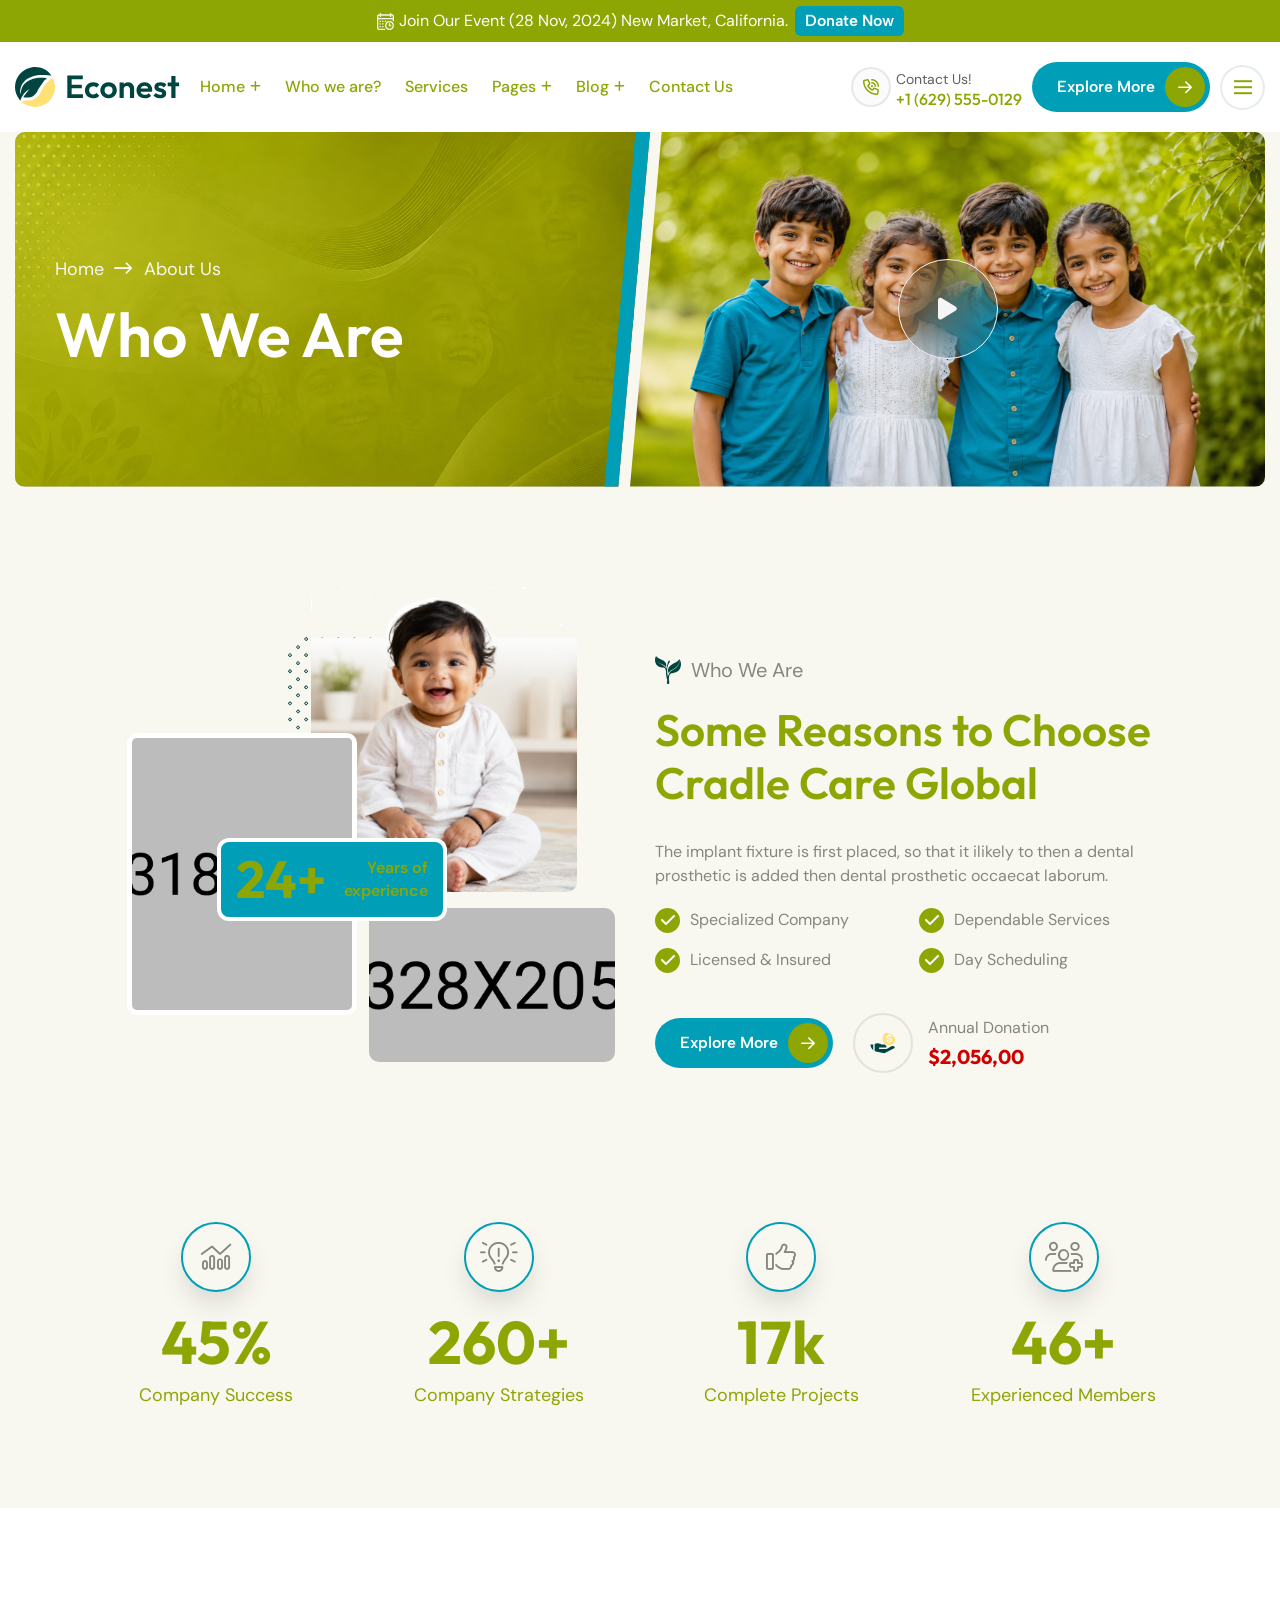
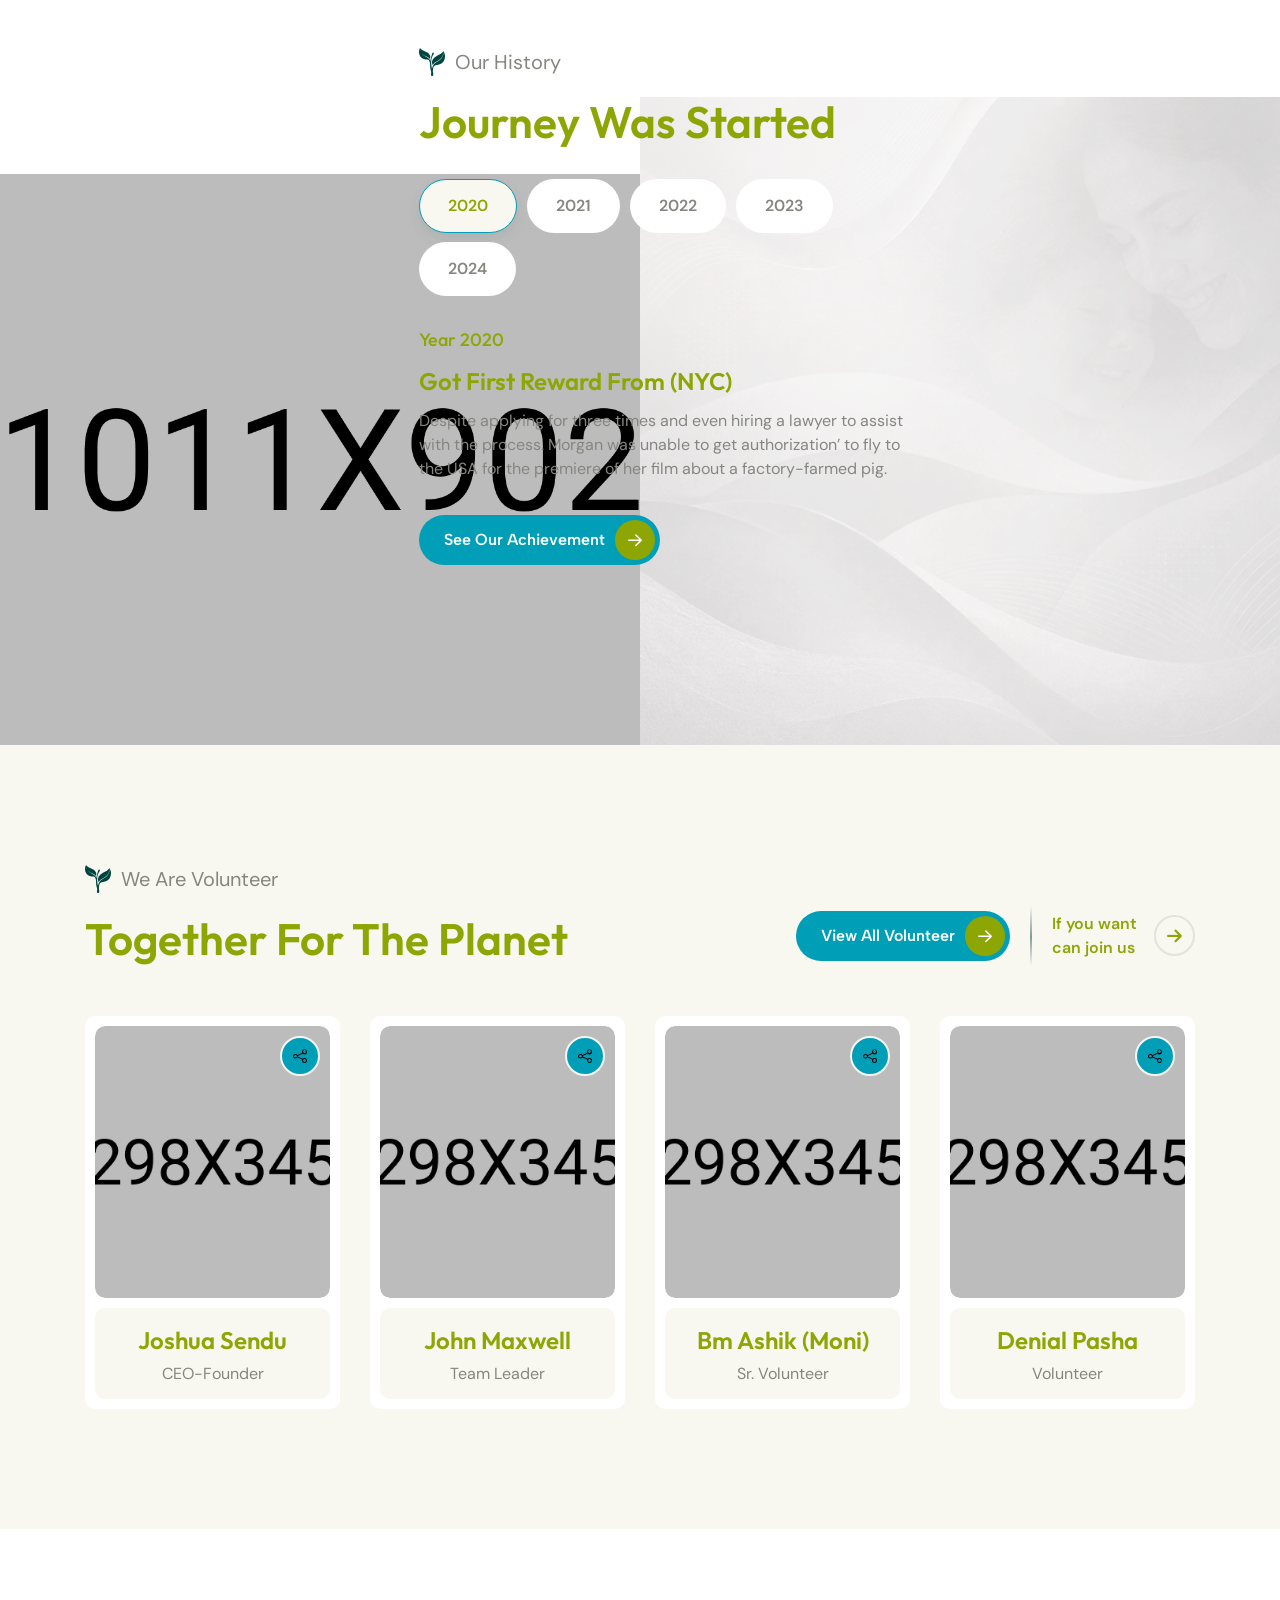
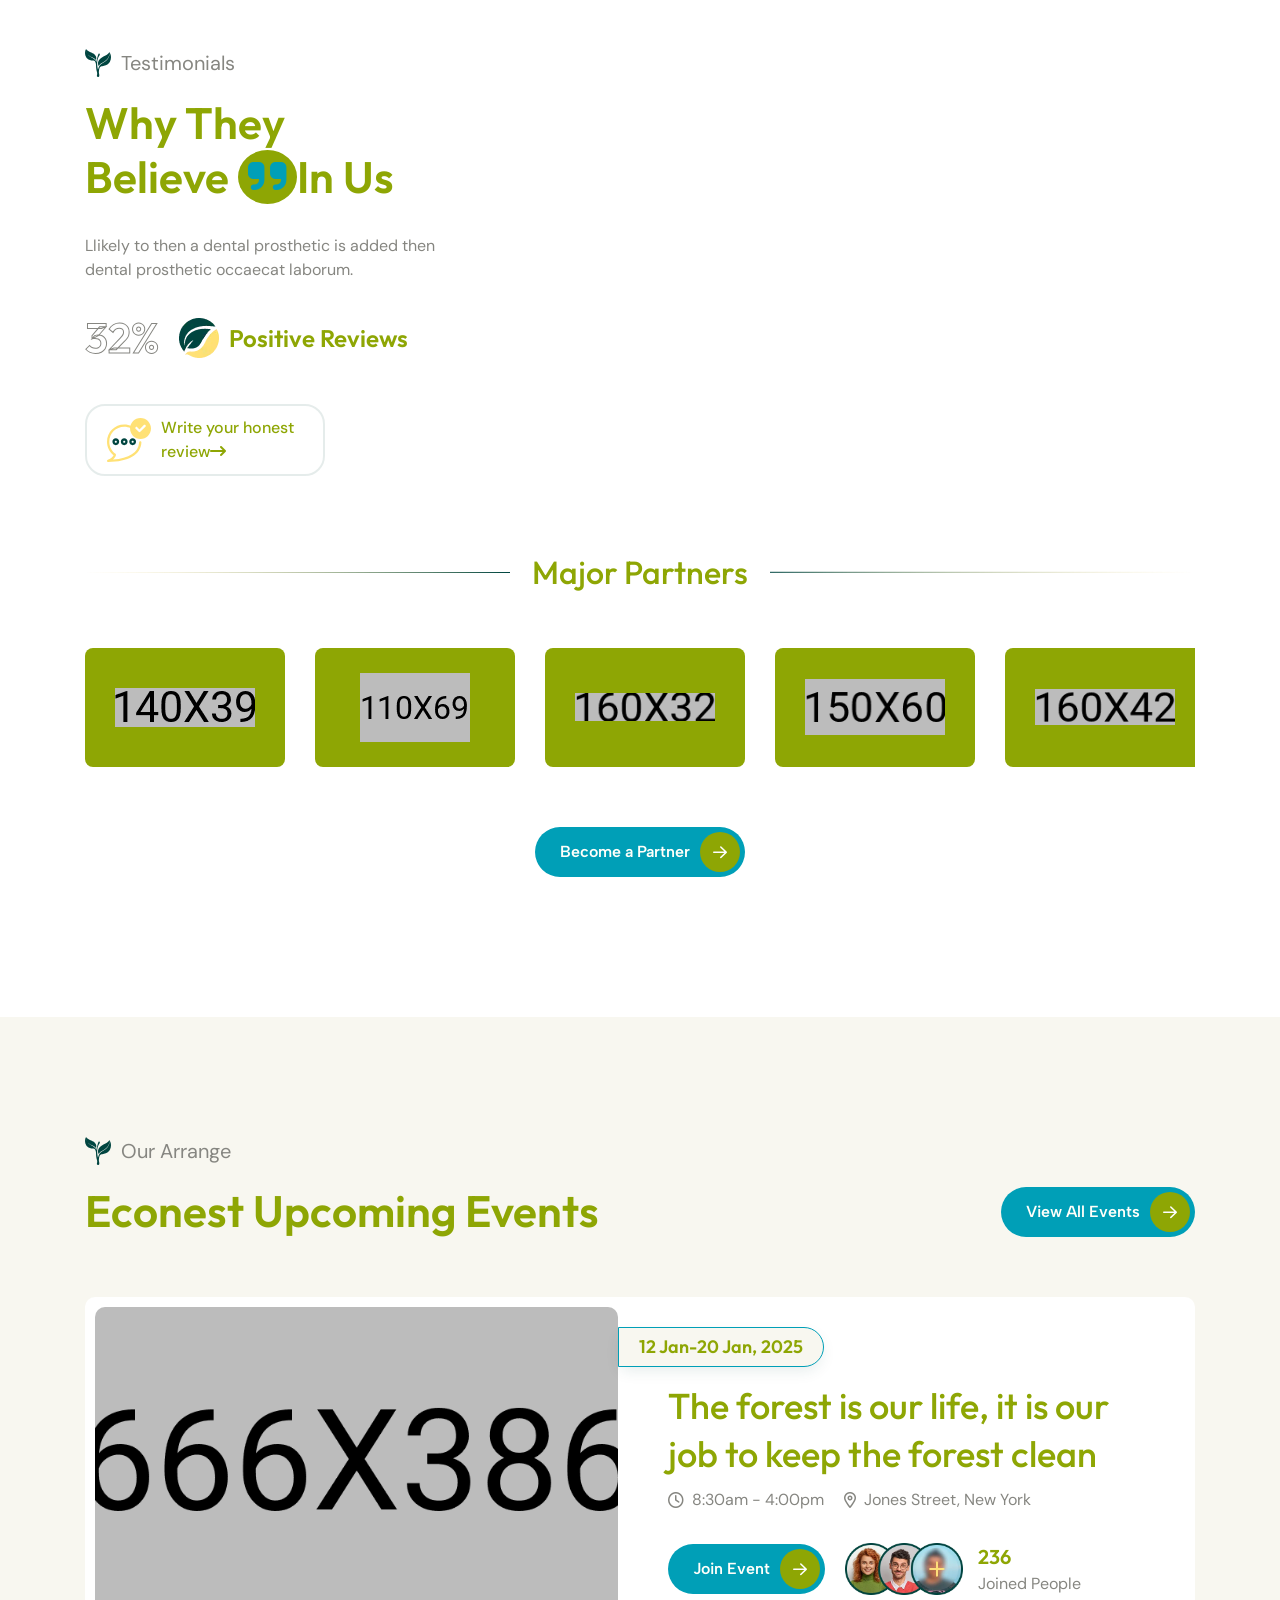
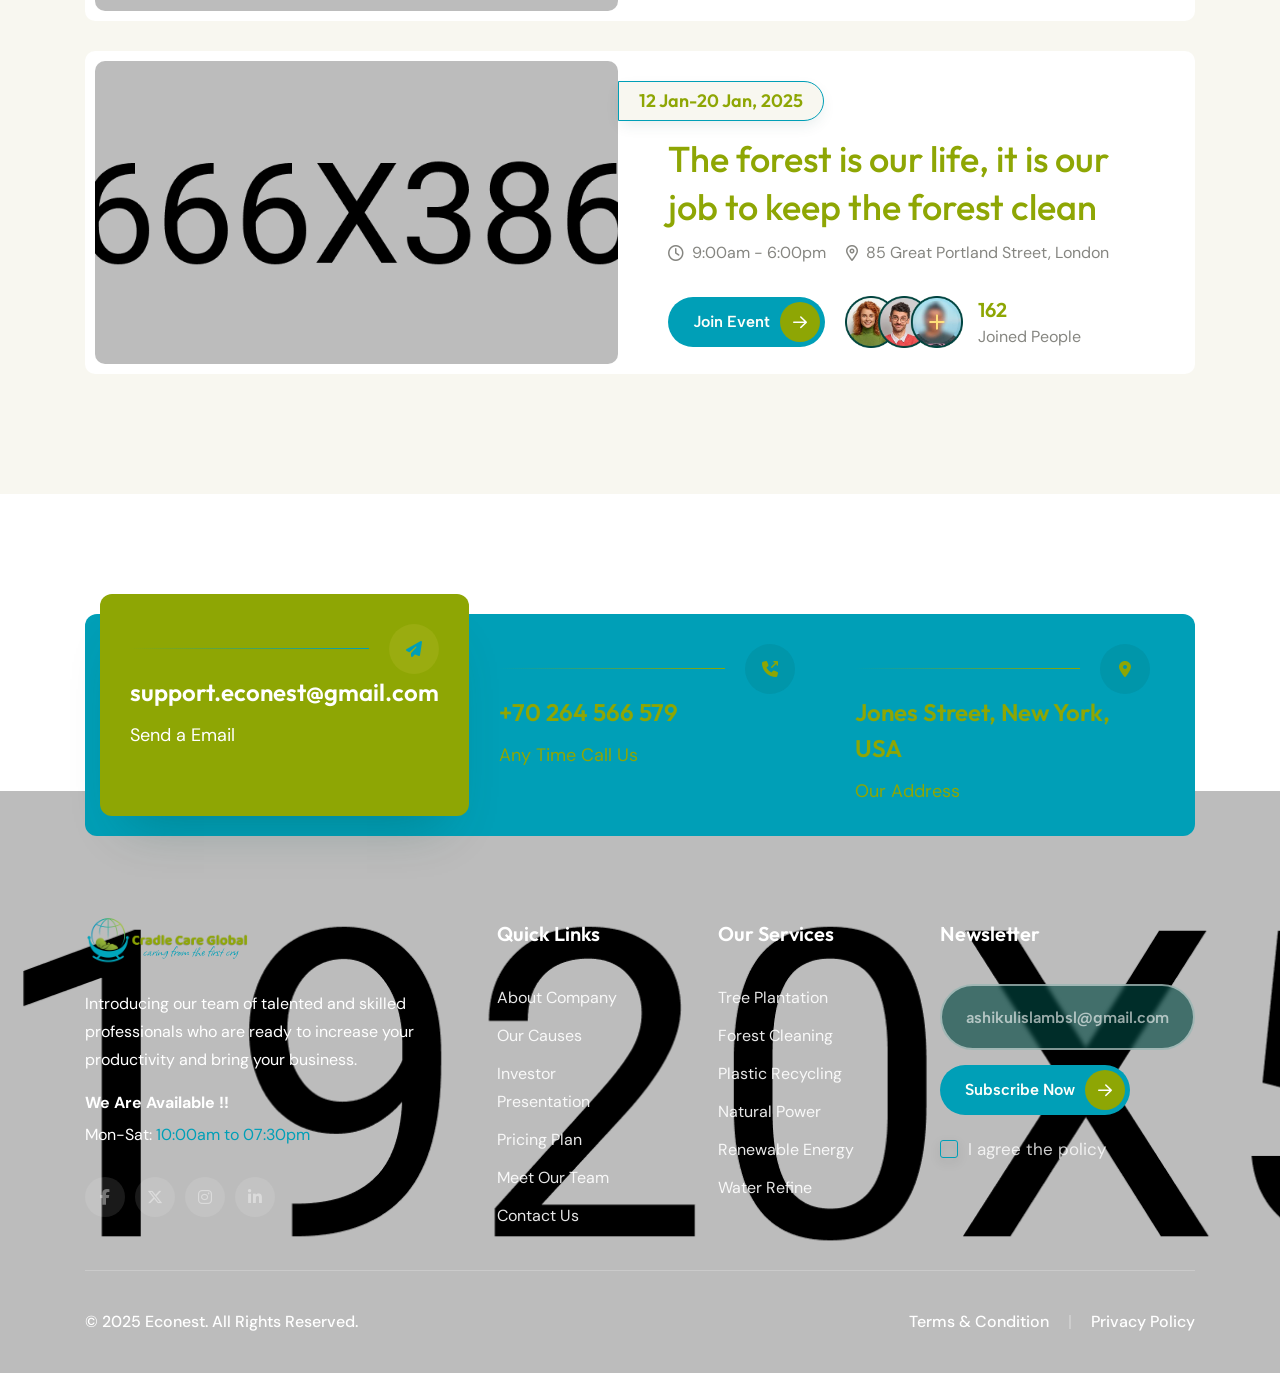
<file: about.html>
<!DOCTYPE html>
<html lang="en">
<head>
	<!-- Required meta tags -->
	<meta charset="utf-8"/>
	<meta name="viewport" content="width=device-width, initial-scale=1, shrink-to-fit=no"/>

	<title>Cradle Care Global Foundation</title>

	<!-- Favicon -->
	<link rel="shortcut icon" type="image/x-icon" href="assets/img/logo/favicon.webp"/>

	<!-- Google fonts -->
	<link rel="preconnect" href="https://fonts.googleapis.com"/>
	<link rel="preconnect" href="https://fonts.gstatic.com" crossorigin/>
	<link href="https://fonts.googleapis.com/css2?family=Albert+Sans:ital,wght@0,100..900;1,100..900&family=DM+Sans:ital,opsz,wght@0,9..40,100..1000;1,9..40,100..1000&family=Outfit:wght@100..900&display=swap" rel="stylesheet"/>

	<!-- Vendors Css -->
	<link rel="stylesheet" href="assets/vendor/animate/animate.min.css"/>
	<link rel="stylesheet" href="assets/vendor/fontawesome-pro/fontawesome.min.css"/>
	<link rel="stylesheet" href="assets/vendor/bootstrap/bootstrap.min.css"/>
	<link rel="stylesheet" href="assets/vendor/swiper/swiper-bundle.min.css"/>
	<link rel="stylesheet" href="assets/vendor/aos/aos.css"/>
	<link rel="stylesheet" href="assets/vendor/fancybox/fancybox.css"/>

	<!-- Main CSS -->
	<link rel="stylesheet" href="assets/css/spacing.css"/>
	<link rel="stylesheet" href="assets/css/main.css"/>
</head>

<body>
<!-- preloader start-->
<div id="preloader">
	<div class="preloader">
		<img src="assets/img/thumbs/baby.gif" alt="preloader">
	</div>
</div>
<!-- preloader end  -->

<!-- header-section start -->
<header class="header-section">
	<div class="top-bar d-none d-md-block">
		<div class="container-fluid">
			<div class="row">
				<div class="col-xl-12">
					<div class="top-bar-content text-center">
						<div class="text-wrap">
							<img src="assets/img/icons/calendar-time.svg" alt="icon"/>
							<span>Join Our Event (28 Nov, 2024) New Market, California.</span>
						</div>
						<a href="donations.html" class="e-primary-btn is-hover-white top-btn">Donate Now</a>
					</div>
				</div>
			</div>
		</div>
	</div>
	<div class="header-bottom">
		<div class="container-fluid">
			<div class="row">
				<div class="col-xl-12">
					<div class="header-bottom-layout">
						<div class="header-left">
							<div class="logo-wrap">
								<a href="index.html">
									<img src="assets/img/logo/logo.svg" alt="logo"/>
								</a>
							</div>
							<nav class="main-menu d-none d-xl-block">
								<ul>
									<li class="has-dropdown">
										<a href="#">Home</a>
									</li>
									<li>
										<a href="about.html">Who we are?</a>
									</li>
									<li>
										<a href="services.html">Services</a>
									</li>
									<li class="has-dropdown">
										<a href="#">Pages</a>
										<ul class="sub-menu">
											<li>
												<a href="services-details.html">Services Details</a>
											</li>
											<li>
												<a href="project.html">Projects</a>
											</li>
											<li>
												<a href="project-details.html">Project Details</a>
											</li>
											<li>
												<a href="camping.html">Camping</a>
											</li>
											<li>
												<a href="camping-details.html">Camping Details</a>
											</li>
											<li>
												<a href="camping-donation.html">Camping Donation</a>
											</li>
											<li><a href="donations.html">Donation</a></li>
											<li>
												<a href="be-volunteer.html">Become a Volunteer</a>
											</li>
											<li>
												<a href="volunteer.html">Volunteers</a>
											</li>
											<li>
												<a href="volunteer-details.html">Volunteer Details</a>
											</li>
										</ul>
									</li>
									<li class="has-dropdown">
										<a href="#">Blog</a>
										<ul class="sub-menu">
											<li>
												<a href="blog-grid.html">Blog Grid</a>
											</li>
											<li>
												<a href="blog-standard.html">Blog Standard</a>
											</li>
											<li>
												<a href="blog-details.html">Blog Details</a>
											</li>
										</ul>
									</li>
									<li>
										<a href="contact.html">Contact Us</a>
									</li>
								</ul>
							</nav>
						</div>
						<div class="header-right">
							<div class="header-info d-none d-xl-flex">
								<div class="header-info-icon">
									<i class="fa-regular fa-phone-volume"></i>
								</div>
								<div class="header-info-content">
									<span>Contact Us!</span>
									<p>
										<a href="tel:+1629555-0129">+1 (629) 555-0129</a>
									</p>
								</div>
							</div>
							<div class="header-btn-wrap d-none d-xl-flex">
								<a href="services.html" class="e-primary-btn has-icon">
									Explore More
									<span class="icon-wrap"><span class="icon"><i class="fa-regular fa-arrow-right"></i><i class="fa-regular fa-arrow-right"></i></span></span>
								</a>
							</div>
							<div class="header-bar open-sidebar d-none d-xl-flex" data-toggle="sidebar">
								<div class="bar bar-1"></div>
								<div class="bar bar-2"></div>
								<div class="bar bar-3"></div>
							</div>
							<div class="header-bar open-mobile-menu d-xl-none" data-toggle="menubar">
								<div class="bar bar-1"></div>
								<div class="bar bar-2"></div>
								<div class="bar bar-3"></div>
							</div>
						</div>
					</div>
				</div>
			</div>
		</div>
	</div>
</header>
<!-- header-section end -->

<!-- off-canvas-sidebar start -->
<div class="off-canvas-sidebar">
	<div class="off-canvas-sidebar-body">
		<div class="off-canvas-sidebar-close" data-close="sidebar">
			<i class="fa-regular fa-xmark"></i>
		</div>
		<div class="off-canvas-logo m-b-20">
			<a href="index.html">
				<img src="assets/img/logo/logo.svg" alt="logo"/>
			</a>
		</div>
		<div class="off-canvas-text m-b-30">
			<p>
				Ratione doloribus optio minus cum ab. Nostrum rerum minus sapiente
				eveniet fuga quos tenetur Bicycle rights taxidermy knausgaard, 3
				wolf moon schlitz kombucha freegan ugh ethical kogi Déjà en
				recherche de nouvelle inspiration pour la prochaine collection, qui
				sera toujours inspirée de ses origines suisses de son savoir-faire
				an nouveau matériel arrive!
			</p>
		</div>
		<div class="off-canvas-thumb m-b-40">
			<img src="assets/img/thumbs/thumb-3.webp" alt="thumb"/>
		</div>
		<div class="off-canvas-contact m-b-40">
			<div class="off-canvas-contact-item">
				<div class="icon">
					<i class="fa-solid fa-location-dot"></i>
				</div>
				<div class="text">
					<h6>Address</h6>
					<p>Jones Street, New York, USA</p>
				</div>
			</div>
			<a href="mailto:support@example.com" class="off-canvas-contact-item">
				<div class="icon">
					<i class="fa-solid fa-paper-plane"></i>
				</div>
				<div class="text">
					<h6>Email</h6>
					<p>Support@example.com</p>
				</div>
			</a>
			<a href="tel:+70264566579" class="off-canvas-contact-item">
				<div class="icon">
					<i class="fa-solid fa-phone-arrow-up-right"></i>
				</div>
				<div class="text">
					<h6>Phone</h6>
					<p>+70 264 566 579</p>
				</div>
			</a>
		</div>
		<div class="off-canvas-social-links">
			<a href="https://facebook.com">
				<i class="fab fa-facebook-f"></i>
			</a>
			<a href="https://twitter.com">
				<i class="fab fa-x-twitter"></i>
			</a>
			<a href="https://www.instagram.com">
				<i class="fab fa-instagram"></i>
			</a>
			<a href="https://linkedin.com">
				<i class="fab fa-linkedin-in"></i>
			</a>
		</div>
	</div>
	<div class="off-canvas-sidebar-overlay" data-close="sidebar"></div>
</div>
<!-- off-canvas-sidebar end -->

<!-- off-canvas-menubar start -->
<div class="off-canvas-menubar">
	<div class="off-canvas-menubar-body">
		<div class="off-canvas-head">
			<div class="off-canvas-logo">
				<a href="index.html">
					<img src="assets/img/logo/logo.svg" alt="logo"/>
				</a>
			</div>
			<div class="off-canvas-menubar-close" data-close="menubar">
				<i class="fa-regular fa-xmark"></i>
			</div>
		</div>

		<div class="off-canvas-menu">
			<ul>
				<li class="has-dropdown">
					<a href="#">Home</a>
					<ul class="sub-menu">
						<li><a href="index.html">Home 01</a></li>
						<li><a href="index-2.html">Home 02</a></li>
						<li><a href="index-3.html">Home 03</a></li>
						<li><a href="index-4.html">Home 04</a></li>
						<li><a href="index-5.html">Home 05</a></li>
					</ul>
				</li>
				<li><a href="about.html">Who we are?</a></li>
				<li><a href="services.html">Services</a></li>
				<li class="has-dropdown">
					<a href="#">Pages</a>
					<ul class="sub-menu">
						<li><a href="services-details.html">Services Details</a></li>
						<li><a href="project.html">Projects</a></li>
						<li><a href="project-details.html">Project Details</a></li>
						<li><a href="camping.html">Camping</a></li>
						<li><a href="camping-details.html">Camping Details</a></li>
						<li><a href="camping-donation.html">Camping Donation</a></li>
						<li><a href="donations.html">Donation</a></li>
						<li><a href="be-volunteer.html">Become a Volunteer</a></li>
						<li><a href="volunteer.html">Volunteers</a></li>
						<li><a href="volunteer-details.html">Volunteer Details</a></li>
					</ul>
				</li>
				<li class="has-dropdown">
					<a href="#">Blog</a>
					<ul class="sub-menu">
						<li><a href="blog-grid.html">Blog Grid</a></li>
						<li><a href="blog-standard.html">Blog Standard</a></li>
						<li><a href="blog-details.html">Blog Details</a></li>
					</ul>
				</li>
				<li><a href="contact.html">Contact Us</a></li>
			</ul>
		</div>
	</div>
	<div class="off-canvas-menubar-overlay" data-close="menubar"></div>
</div>
<!-- off-canvas-menubar end -->

<main>
	<div style="background-color: #f8f7f0">
		<!-- breadcrumb-section start -->
		<section class="breadcrumb-section">
			<div class="container-fluid">
				<div class="row g-0">
					<div class="col-xl-6 col-lg-6">
						<div class="breadcrumb-content" style="
                    background-image: url(assets/img/bg/breadcrumb-bg.webp);
                  ">
							<div class="breadcrumb-nav" data-aos="fade-up" data-aos-duration="1000" data-aos-delay="200">
								<ul>
									<li><a href="index.html">Home</a></li>
									<li><a href="#">About Us</a></li>
								</ul>
							</div>
							<div class="breadcrumb-title" data-aos="fade-up" data-aos-duration="1000" data-aos-delay="400">
								<h2>Who We Are</h2>
							</div>
							<div class="shape-1">
								<img src="assets/img/shapes/shape-1.webp" alt="shape"/>
							</div>
						</div>
					</div>
					<div class="col-xl-6 col-lg-6 d-none d-lg-block">
						<div class="breadcrumb-thumb">
							<img src="assets/img/thumbs/thumb-1.webp" alt="thumb"/>
							<a href="https://www.youtube.com/watch?v=fLeJJPxua3E&amp;ab_channel=Motiversity" data-fancybox="" class="video-play-btn">
								<i class="fa-solid fa-play"></i>
							</a>
						</div>
					</div>
				</div>
			</div>
		</section>
		<!-- breadcrumb-section end -->

		<!-- why-us-section start -->
		<section class="why-us-section-6 p-t-100 p-t-xs-80">
			<div class="container">
				<div class="row align-items-center p-b-80">
					<div class="col-xl-6">
						<div class="thumb px-lg-5" data-aos="fade-up" data-aos-duration="1000" data-aos-delay="600">
							<div class="thumb-1">
								<img src="assets/img/thumbs/thumb-24.webp" alt="thumb-1"/>
								<div class="s-shape">
									<img src="assets/img/shapes/shape-14.webp" alt="shape-1"/>
								</div>
							</div>
							<div class="thumb-2">
								<img src="assets/img/thumbs/thumb-25.webp" alt="thumb-2"/>
							</div>
							<div class="thumb-3">
								<div class="shape-wrapped-thumb">
									<img src="assets/img/thumbs/thumb-26.webp" alt="thumb-3"/>
									<div class="experience-shape">
										<h3>
                                            <span class="purecounter" data-purecounter-duration="2" data-purecounter-end="29">0</span>+
										</h3>
										<p>Years of experience</p>
									</div>
								</div>
							</div>
						</div>
					</div>
					<div class="col-xl-6">
						<div class="why-us-content" data-aos="fade-up" data-aos-duration="1000" data-aos-delay="200">
							<div class="common-subtitle">
								<img src="assets/img/icons/icon-2.svg" alt="icon-2"/>
								<span>Who We Are</span>
							</div>
							<div class="common-title text-start">
								<h2>Some Reasons to Choose Cradle Care Global</h2>
							</div>
							<div class="text">
								<p>
									The implant fixture is first placed, so that it ilikely to
									then a dental prosthetic is added then dental prosthetic
									occaecat laborum.
								</p>
							</div>
							<div class="services">
								<div class="service-left">
									<div class="service">
										<i class="fa-solid fa-check"></i>
										<p>Specialized Company</p>
									</div>
									<div class="service">
										<i class="fa-solid fa-check"></i>
										<p>Licensed & Insured</p>
									</div>
								</div>
								<div class="service-right">
									<div class="service">
										<i class="fa-solid fa-check"></i>
										<p>Dependable Services</p>
									</div>
									<div class="service">
										<i class="fa-solid fa-check"></i>
										<p>Day Scheduling</p>
									</div>
								</div>
							</div>
							<div class="annual-donation-wrap">
								<div class="blog-btn">
									<a href="project.html" class="e-primary-btn has-icon">
										Explore More
										<span class="icon-wrap">
                                            <span class="icon"><i class="fa-regular fa-arrow-right"></i><i class="fa-regular fa-arrow-right"></i></span>
                                        </span>
									</a>
								</div>
								<div class="annual-donation">
									<img src="assets/img/icons/icon-4.svg" alt="icon-4"/>
									<div class="annual-text">
										<p>Annual Donation</p>
										<h5>$2,056,00</h5>
									</div>
								</div>
							</div>
						</div>
					</div>
				</div>
				<!-- company-achievements start -->
				<div class="company-achievements p-b-100 p-b-xs-80" data-aos="fade-up" data-aos-duration="1000" data-aos-delay="200">
					<div class="achievement achievement-2">
						<i class="fa-light fa-chart-mixed"></i>
						<h2>
                            <span class="purecounter" data-purecounter-duration="2" data-purecounter-end="98">0</span>%
						</h2>
						<p>Company Success</p>
					</div>
					<div class="achievement achievement-2">
						<i class="fa-light fa-lightbulb-exclamation-on"></i>
						<h2>
                            <span class="purecounter" data-purecounter-duration="2" data-purecounter-end="565">0</span>+
						</h2>
						<p>Company Strategies</p>
					</div>
					<div class="achievement achievement-2">
						<i class="fa-light fa-thumbs-up"></i>
						<h2>
                            <span class="purecounter" data-purecounter-duration="2" data-purecounter-end="36">0</span>k
						</h2>
						<p>Complete Projects</p>
					</div>
					<div class="achievement achievement-2">
						<i class="fa-light fa-users-medical"></i>
						<h2>
                            <span class="purecounter" data-purecounter-duration="2" data-purecounter-end="100">0</span>+
						</h2>
						<p>Experienced Members</p>
					</div>
				</div>
				<!-- company-achievements end -->
			</div>
		</section>
		<!-- why-us-section end -->
	</div>

	<!-- about-us-section-3 start -->
	<section class="about-us-section-3" style="
          background-image: url(assets/img/bg/why-us-bg.webp),
            url(assets/img/bg/about-us-bg.webp);
        ">
		<div class="container">
			<div class="row align-items-center justify-content-center">
				<div class="col-xl-6 adjusted-margin">
					<div class="about-us-content adjusted-padding" data-aos="fade-up" data-aos-duration="1000" data-aos-delay="200">
						<div class="common-subtitle">
							<img src="assets/img/icons/icon-2.svg" alt="icon-2"/>
							<span>Our History</span>
						</div>
						<div class="common-title text-start">
							<h2>Journey Was Started</h2>
						</div>
						<div class="c-tabs-wrapper">
							<ul class="nav nav-tabs" id="myTab" role="tablist">
								<li class="nav-item" role="presentation">
									<button class="nav-link active" id="c-tab-1" data-bs-toggle="tab" data-bs-target="#c-tab-1-pane" type="button" role="tab" aria-controls="c-tab-1-pane" aria-selected="true">
										2020
									</button>
								</li>
								<li class="nav-item" role="presentation">
									<button class="nav-link" id="c-tab-2" data-bs-toggle="tab" data-bs-target="#c-tab-2-pane" type="button" role="tab" aria-controls="c-tab-2-pane" aria-selected="false">
										2021
									</button>
								</li>
								<li class="nav-item" role="presentation">
									<button class="nav-link" id="c-tab-3" data-bs-toggle="tab" data-bs-target="#c-tab-3-pane" type="button" role="tab" aria-controls="c-tab-3-pane" aria-selected="false">
										2022
									</button>
								</li>
								<li class="nav-item" role="presentation">
									<button class="nav-link" id="c-tab-4" data-bs-toggle="tab" data-bs-target="#c-tab-4-pane" type="button" role="tab" aria-controls="c-tab-4-pane" aria-selected="false">
										2023
									</button>
								</li>
								<li class="nav-item" role="presentation">
									<button class="nav-link" id="c-tab-5" data-bs-toggle="tab" data-bs-target="#c-tab-5-pane" type="button" role="tab" aria-controls="c-tab-5-pane" aria-selected="false">
										2024
									</button>
								</li>
							</ul>
							<div class="tab-content" id="myTabContent">
								<div class="tab-pane fade show active" id="c-tab-1-pane" role="tabpanel" aria-labelledby="c-tab-1" tabindex="0">
									<div class="tab-content">
										<div class="year">
											<h6>Year 2020</h6>
										</div>
										<div class="reward">
											<h5>Got First Reward From (NYC)</h5>
										</div>
										<div class="text">
											<p>
												Despite applying for three times and even hiring a
												lawyer to assist with the process. Morgan was unable
												to get authorization’ to fly to the USA for the
												premiere of her film about a factory-farmed pig.
											</p>
										</div>
										<div class="annual-donation-wrap">
											<a href="project.html" class="e-primary-btn has-icon">
												See Our Achievement
												<span class="icon-wrap">
                                                    <span class="icon"><i class="fa-regular fa-arrow-right"></i><i class="fa-regular fa-arrow-right"></i></span>
                                                </span>
											</a>
										</div>
									</div>
								</div>
								<div class="tab-pane fade" id="c-tab-2-pane" role="tabpanel" aria-labelledby="c-tab-2" tabindex="0">
									<div class="tab-content">
										<div class="year">
											<h6>Year 2021</h6>
										</div>
										<div class="reward">
											<h5>Got First Reward From (NYC)</h5>
										</div>
										<div class="text">
											<p>
												Despite applying for three times and even hiring a
												lawyer to assist with the process. Morgan was unable
												to get authorization’ to fly to the USA for the
												premiere of her film about a factory-farmed pig.
											</p>
										</div>
										<div class="annual-donation-wrap">
											<a href="project.html" class="e-primary-btn has-icon">
												See Our Achievement
												<span class="icon-wrap"><span class="icon"><i class="fa-regular fa-arrow-right"></i><i class="fa-regular fa-arrow-right"></i></span>
                                                </span>
											</a>
										</div>
									</div>
								</div>
								<div class="tab-pane fade" id="c-tab-3-pane" role="tabpanel" aria-labelledby="c-tab-3" tabindex="0">
									<div class="tab-content">
										<div class="year">
											<h6>Year 2022</h6>
										</div>
										<div class="reward">
											<h5>Got First Reward From (NYC)</h5>
										</div>
										<div class="text">
											<p>
												Despite applying for three times and even hiring a
												lawyer to assist with the process. Morgan was unable
												to get authorization’ to fly to the USA for the
												premiere of her film about a factory-farmed pig.
											</p>
										</div>
										<div class="annual-donation-wrap">
											<a href="project.html" class="e-primary-btn has-icon">
												See Our Achievement
												<span class="icon-wrap">
													<span class="icon"><i class="fa-regular fa-arrow-right"></i><i class="fa-regular fa-arrow-right"></i></span>
                                                </span>
											</a>
										</div>
									</div>
								</div>
								<div class="tab-pane fade" id="c-tab-4-pane" role="tabpanel" aria-labelledby="c-tab-4" tabindex="0">
									<div class="tab-content">
										<div class="year">
											<h6>Year 2023</h6>
										</div>
										<div class="reward">
											<h5>Got First Reward From (NYC)</h5>
										</div>
										<div class="text">
											<p>
												Despite applying for three times and even hiring a
												lawyer to assist with the process. Morgan was unable
												to get authorization’ to fly to the USA for the
												premiere of her film about a factory-farmed pig.
											</p>
										</div>
										<div class="annual-donation-wrap">
											<a href="project.html" class="e-primary-btn has-icon">
												See Our Achievement
												<span class="icon-wrap">
													<span class="icon"><i class="fa-regular fa-arrow-right"></i><i class="fa-regular fa-arrow-right"></i></span>
                                                </span>
											</a>
										</div>
									</div>
								</div>
								<div class="tab-pane fade" id="c-tab-5-pane" role="tabpanel" aria-labelledby="c-tab-5" tabindex="0">
									<div class="tab-content">
										<div class="year">
											<h6>Year 2024</h6>
										</div>
										<div class="reward">
											<h5>Got First Reward From (NYC)</h5>
										</div>
										<div class="text">
											<p>
												Despite applying for three times and even hiring a
												lawyer to assist with the process. Morgan was unable
												to get authorization’ to fly to the USA for the
												premiere of her film about a factory-farmed pig.
											</p>
										</div>
										<div class="annual-donation-wrap">
											<a href="project.html" class="e-primary-btn has-icon">
												See Our Achievement
												<span class="icon-wrap">
													<span class="icon"><i class="fa-regular fa-arrow-right"></i><i class="fa-regular fa-arrow-right"></i></span>
                                                </span>
											</a>
										</div>
									</div>
								</div>
							</div>
						</div>
					</div>
				</div>
			</div>
		</div>
	</section>
	<!-- about-us-section-3 end -->

	<!-- volunteer-section start -->
	<section class="volunteer-section p-t-120 p-b-120 p-t-xs-80 p-b-xs-80" style="background-color: #f8f7f0">
		<div class="container">
			<div class="section-top-13">
				<div class="left">
					<div class="common-subtitle" data-aos="fade-up" data-aos-duration="1000" data-aos-delay="200">
						<img src="assets/img/icons/icon-2.svg" alt="icon-2"/>
						<span>We Are Volunteer</span>
					</div>
					<div class="common-title" data-aos="fade-up" data-aos-duration="1000" data-aos-delay="400">
						<h2>Together For The Planet</h2>
					</div>
				</div>
				<div class="right">
					<div class="contact-details" data-aos="fade-up" data-aos-duration="1000" data-aos-delay="600">
						<div class="details-btn">
							<a href="volunteer.html" class="e-primary-btn has-icon">
								View All Volunteer
								<span class="icon-wrap">
									<span class="icon"><i class="fa-regular fa-arrow-right"></i><i class="fa-regular fa-arrow-right"></i></span>
                                </span>
							</a>
						</div>
						<div class="join-us-btn">
							<img src="assets/img/shapes/shape-12.webp" alt="shape-12"/>
							<a href="be-volunteer.html" class="review-btn">
								<span>If you want can join us</span>
								<i class="fa-solid fa-arrow-right"></i>
							</a>
						</div>
					</div>
				</div>
			</div>
			<div class="row row-gap-4" data-aos="fade-up" data-aos-duration="1000" data-aos-delay="800">
				<div class="col-xl-3 col-lg-4 col-md-6">
					<div class="volunteer-card-4">
						<a href="volunteer-details.html">
							<div class="thumb">
								<img src="assets/img/thumbs/thumb-17.webp" alt="thumb-17"/>
							</div>
							<div class="author-info">
								<h5>Joshua Sendu</h5>
								<p>CEO-Founder</p>
							</div>
						</a>
						<div class="socials">
							<button class="share-button">
								<i class="fa-light fa-share-nodes"></i>
							</button>
							<div class="social-links">
								<a href="https://facebook.com">
									<i class="fab fa-facebook-f"></i>
								</a>
								<a href="https://twitter.com">
									<i class="fab fa-x-twitter"></i>
								</a>
								<a href="https://www.instagram.com">
									<i class="fab fa-instagram"></i>
								</a>
							</div>
						</div>
					</div>
				</div>
				<div class="col-xl-3 col-lg-4 col-md-6">
					<div class="volunteer-card-4">
						<a href="volunteer-details.html">
							<div class="thumb">
								<img src="assets/img/thumbs/thumb-18.webp" alt="thumb-18"/>
							</div>
							<div class="author-info">
								<h5>John Maxwell</h5>
								<p>Team Leader</p>
							</div>
						</a>
						<div class="socials">
							<button class="share-button">
								<i class="fa-light fa-share-nodes"></i>
							</button>
							<div class="social-links">
								<a href="https://facebook.com">
									<i class="fab fa-facebook-f"></i>
								</a>
								<a href="https://twitter.com">
									<i class="fab fa-x-twitter"></i>
								</a>
								<a href="https://www.instagram.com">
									<i class="fab fa-instagram"></i>
								</a>
							</div>
						</div>
					</div>
				</div>
				<div class="col-xl-3 col-lg-4 col-md-6">
					<div class="volunteer-card-4">
						<a href="volunteer-details.html">
							<div class="thumb">
								<img src="assets/img/thumbs/thumb-19.webp" alt="thumb-19"/>
							</div>
							<div class="author-info">
								<h5>Bm Ashik (Moni)</h5>
								<p>Sr. Volunteer</p>
							</div>
						</a>
						<div class="socials">
							<button class="share-button">
								<i class="fa-light fa-share-nodes"></i>
							</button>
							<div class="social-links">
								<a href="https://facebook.com">
									<i class="fab fa-facebook-f"></i>
								</a>
								<a href="https://twitter.com">
									<i class="fab fa-x-twitter"></i>
								</a>
								<a href="https://www.instagram.com">
									<i class="fab fa-instagram"></i>
								</a>
							</div>
						</div>
					</div>
				</div>
				<div class="col-xl-3 col-lg-4 col-md-6">
					<div class="volunteer-card-4">
						<a href="volunteer-details.html">
							<div class="thumb">
								<img src="assets/img/thumbs/thumb-20.webp" alt="thumb-20"/>
							</div>
							<div class="author-info">
								<h5>Denial Pasha</h5>
								<p>Volunteer</p>
							</div>
						</a>
						<div class="socials">
							<button class="share-button">
								<i class="fa-light fa-share-nodes"></i>
							</button>
							<div class="social-links">
								<a href="https://facebook.com">
									<i class="fab fa-facebook-f"></i>
								</a>
								<a href="https://twitter.com">
									<i class="fab fa-x-twitter"></i>
								</a>
								<a href="https://www.instagram.com">
									<i class="fab fa-instagram"></i>
								</a>
							</div>
						</div>
					</div>
				</div>
			</div>
		</div>
	</section>
	<!-- volunteer-section end -->

	<!-- testimonial start -->
	<section class="testimonial p-t-120 p-t-xs-80">
		<div class="container">
			<div class="row align-items-center justify-content-between">
				<div class="col-xl-4 m-b-lg-60 m-b-md-60 m-b-xs-60">
					<div class="testimonial-content" data-aos="fade-up" data-aos-duration="1000" data-aos-delay="200">
						<div class="common-subtitle">
							<img src="assets/img/icons/icon-2.svg" alt="icon-2"/>
							<span>Testimonials</span>
						</div>
						<div class="common-title text-start">
							<h2>
								Why They Believe
								<span><i class="fa-solid fa-quote-right"></i>In Us</span>
							</h2>
						</div>
						<div class="text">
							<p>
								Llikely to then a dental prosthetic is added then dental
								prosthetic occaecat laborum.
							</p>
						</div>
						<div class="reviews">
							<h3>
                                <span class="purecounter" data-purecounter-duration="2" data-purecounter-end="99">0</span>%
							</h3>
							<img src="assets/img/logo/favicon.webp" alt="favicon"/>
							<h5>Positive Reviews</h5>
						</div>
						<a href="contact.html" class="review-btn">
							<img src="assets/img/icons/icon-3.svg" alt="icon"/>
							<span><span>Write your honest review</span><i class="fa-solid fa-arrow-right-long"></i></span>
						</a>
					</div>
				</div>
				<div class="col-xl-8">
					<div class="testimonial-slider-active" data-aos="fade-up" data-aos-duration="1000" data-aos-delay="400">
						<div class="swiper">
							<div class="swiper-wrapper">
								<div class="swiper-slide">
									<div class="testimonial-card">
										<div class="thumb">
											<img src="assets/img/thumbs/thumb-10.webp" alt="thumb-10"/>
											<a href="https://www.youtube.com/watch?v=fLeJJPxua3E&ab_channel=Motiversity" data-fancybox class="video-play-btn">Play</a>
										</div>
										<div class="card-content">
											<div class="rating">
												<p>Rating</p>
												<i class="fa-solid fa-star-sharp"></i>
												<span>5.0</span>
											</div>
											<div class="review">
												<p>
													I was very impressed 😍 involves providing of
													advice and guidance on energy-related for matters.
													Understand the advantages hiring professionals to
													design and maintain your garden. 🙋
												</p>
											</div>
											<div class="author-details">
												<h5>
													Penelope Miller
													<span> (Arjun) </span>
												</h5>
												<h6>Sr. Volunteer</h6>
											</div>
										</div>
									</div>
								</div>
								<div class="swiper-slide">
									<div class="testimonial-card">
										<div class="thumb">
											<img src="assets/img/thumbs/thumb-10.2.webp" alt="thumb-10"/>
											<a href="https://www.youtube.com/watch?v=fLeJJPxua3E&ab_channel=Motiversity" data-fancybox class="video-play-btn">Play</a>
										</div>
										<div class="card-content">
											<div class="rating">
												<p>Rating</p>
												<i class="fa-solid fa-star-sharp"></i>
												<span>5.0</span>
											</div>
											<div class="review">
												<p>
													I was very impressed 😍 involves providing of
													advice and guidance on energy-related for matters.
													Understand the advantages hiring professionals to
													design and maintain your garden. 🙋
												</p>
											</div>
											<div class="author-details">
												<h5>
													Penelope Miller
													<span> (Arjun) </span>
												</h5>
												<h6>Sr. Volunteer</h6>
											</div>
										</div>
									</div>
								</div>
								<div class="swiper-slide">
									<div class="testimonial-card">
										<div class="thumb">
											<img src="assets/img/thumbs/thumb-10.3.webp" alt="thumb-10"/>
											<a href="https://www.youtube.com/watch?v=fLeJJPxua3E&ab_channel=Motiversity" data-fancybox class="video-play-btn">Play</a>
										</div>
										<div class="card-content">
											<div class="rating">
												<p>Rating</p>
												<i class="fa-solid fa-star-sharp"></i>
												<span>5.0</span>
											</div>
											<div class="review">
												<p>
													I was very impressed 😍 involves providing of
													advice and guidance on energy-related for matters.
													Understand the advantages hiring professionals to
													design and maintain your garden. 🙋
												</p>
											</div>
											<div class="author-details">
												<h5>
													Penelope Miller
													<span> (Arjun) </span>
												</h5>
												<h6>Sr. Volunteer</h6>
											</div>
										</div>
									</div>
								</div>
								<div class="swiper-slide">
									<div class="testimonial-card">
										<div class="thumb">
											<img src="assets/img/thumbs/thumb-10.2.webp" alt="thumb-10"/>
											<a href="https://www.youtube.com/watch?v=fLeJJPxua3E&ab_channel=Motiversity" data-fancybox class="video-play-btn">Play</a>
										</div>
										<div class="card-content">
											<div class="rating">
												<p>Rating</p>
												<i class="fa-solid fa-star-sharp"></i>
												<span>5.0</span>
											</div>
											<div class="review">
												<p>
													I was very impressed 😍 involves providing of
													advice and guidance on energy-related for matters.
													Understand the advantages hiring professionals to
													design and maintain your garden. 🙋
												</p>
											</div>
											<div class="author-details">
												<h5>
													Penelope Miller
													<span> (Arjun) </span>
												</h5>
												<h6>Sr. Volunteer</h6>
											</div>
										</div>
									</div>
								</div>
							</div>
						</div>
					</div>
				</div>
			</div>
		</div>
	</section>
	<!-- testimonial end -->

	<!-- major-partners start -->
	<section class="major-partners p-t-80 p-b-140 p-b-xs-80">
		<div class="container">
			<div class="partners-title" data-aos="fade-up" data-aos-duration="1000" data-aos-delay="200">
				<div class="line-right">
					<img src="assets/img/shapes/shape-4.webp" alt="shape-4"/>
				</div>
				<h3>Major Partners</h3>
				<div class="line">
					<img src="assets/img/shapes/shape-4.webp" alt="shape-4"/>
				</div>
			</div>
			<div class="row p-t-60 p-b-60" data-aos="fade-up" data-aos-duration="1000" data-aos-delay="400">
				<div class="col-xl-12">
					<div class="partner-marquee">
						<div class="partner-marquee-layout">
							<div class="partner-1">
								<img src="assets/img/logo/logo-2.webp" alt="partner-logo"/>
							</div>
							<div class="partner-1">
								<img src="assets/img/logo/logo-3.webp" alt="partner-logo"/>
							</div>
							<div class="partner-1">
								<img src="assets/img/logo/logo-4.webp" alt="partner-logo"/>
							</div>
							<div class="partner-1">
								<img src="assets/img/logo/logo-5.webp" alt="partner-logo"/>
							</div>
							<div class="partner-1">
								<img src="assets/img/logo/logo-6.webp" alt="partner-logo"/>
							</div>
							<div class="partner-1">
								<img src="assets/img/logo/logo-7.webp" alt="partner-logo"/>
							</div>
						</div>
						<div class="partner-marquee-layout">
							<div class="partner-1">
								<img src="assets/img/logo/logo-2.webp" alt="partner-logo"/>
							</div>
							<div class="partner-1">
								<img src="assets/img/logo/logo-3.webp" alt="partner-logo"/>
							</div>
							<div class="partner-1">
								<img src="assets/img/logo/logo-4.webp" alt="partner-logo"/>
							</div>
							<div class="partner-1">
								<img src="assets/img/logo/logo-5.webp" alt="partner-logo"/>
							</div>
							<div class="partner-1">
								<img src="assets/img/logo/logo-6.webp" alt="partner-logo"/>
							</div>
							<div class="partner-1">
								<img src="assets/img/logo/logo-7.webp" alt="partner-logo"/>
							</div>
						</div>
					</div>
				</div>
			</div>
			<div class="partner-btn text-center">
				<a href="contact.html" class="e-primary-btn has-icon" data-aos="fade-up" data-aos-duration="1000" data-aos-delay="600">
					Become a Partner
					<span class="icon-wrap">
						<span class="icon"><i class="fa-regular fa-arrow-right"></i><i class="fa-regular fa-arrow-right"></i></span>
                    </span>
				</a>
			</div>
		</div>
	</section>
	<!-- major-partners end -->

	<!-- our-events-section-2 start -->
	<section class="our-events-section-2 p-t-120 p-b-120 p-t-xs-80 p-b-xs-80 m-b-100">
		<div class="container">
			<div class="row align-items-end m-b-60 m-b-xs-40">
				<div class="col-xl-6 col-md-8 m-b-xs-20">
					<div class="common-subtitle" data-aos="fade-up" data-aos-duration="1000" data-aos-delay="200">
						<img src="assets/img/icons/icon-2.svg" alt="icon-1"/>
						<span>Our Arrange</span>
					</div>
					<div class="common-title m-b-0 style-color-3 text-start" data-aos="fade-up" data-aos-duration="1000" data-aos-delay="400">
						<h2>Econest Upcoming Events</h2>
					</div>
				</div>
				<div class="col-xl-6 col-md-4 text-md-end">
					<a href="camping.html" class="e-primary-btn has-icon" data-aos="fade-up" data-aos-duration="1000" data-aos-delay="600">
						View All Events
						<span class="icon-wrap">
							<span class="icon"><i class="fa-regular fa-arrow-right"></i><i class="fa-regular fa-arrow-right"></i></span>
                        </span>
					</a>
				</div>
			</div>
			<div class="row" data-aos="fade-up" data-aos-duration="1000" data-aos-delay="800">
				<div class="col-xl-12">
					<div class="event-card-2 m-b-30">
						<div class="event-thumb">
							<a href="camping-details.html">
								<img src="assets/img/thumbs/thumb-36.webp" alt="thumb-1"/>
							</a>
							<div class="event-date">
								<h5>12 Jan-20 Jan, 2025</h5>
							</div>
						</div>
						<div class="card-content">
							<div class="event-card-title">
								<h2>
									<a href="camping-details.html">
										The forest is our life, it is our job to keep the forest
										clean
									</a>
								</h2>
							</div>
							<div class="address">
								<div class="time">
									<i class="fa-regular fa-clock"></i>
									<span>8:30am - 4:00pm</span>
								</div>
								<div class="location">
									<i class="fa-regular fa-location-dot"></i>
									<span>Jones Street, New York</span>
								</div>
							</div>
							<div class="join-event">
								<div class="blog-btn">
									<a href="camping-details.html" class="e-primary-btn has-icon">
										Join Event
										<span class="icon-wrap">
											<span class="icon"><i class="fa-regular fa-arrow-right"></i><i class="fa-regular fa-arrow-right"></i></span>
                                        </span>
									</a>
								</div>
								<div class="top-right">
									<img src="assets/img/authors/author-1.webp" alt="authors"/>
									<div class="people-joined">
										<h5>236</h5>
										<span>Joined People</span>
									</div>
								</div>
							</div>
						</div>
					</div>

					<div class="event-card-2">
						<div class="event-thumb">
							<a href="camping-details.html">
								<img src="assets/img/thumbs/thumb-37.webp" alt="thumb-2"/>
							</a>
							<div class="event-date">
								<h5>12 Jan-20 Jan, 2025</h5>
							</div>
						</div>
						<div class="card-content">
							<div class="event-card-title">
								<h2>
									<a href="camping-details.html">
										The forest is our life, it is our job to keep the forest
										clean
									</a>
								</h2>
							</div>
							<div class="address">
								<div class="time">
									<i class="fa-regular fa-clock"></i>
									<span>9:00am - 6:00pm</span>
								</div>
								<div class="location">
									<i class="fa-regular fa-location-dot"></i>
									<span>85 Great Portland Street, London</span>
								</div>
							</div>
							<div class="join-event">
								<div class="blog-btn">
									<a href="camping-details.html" class="e-primary-btn has-icon">
										Join Event
										<span class="icon-wrap">
                                            <span class="icon"><i class="fa-regular fa-arrow-right"></i><i class="fa-regular fa-arrow-right"></i></span>
                                        </span>
									</a>
								</div>
								<div class="top-right">
									<img src="assets/img/authors/author-1.webp" alt="authors"/>
									<div class="people-joined">
										<h5>162</h5>
										<span>Joined People</span>
									</div>
								</div>
							</div>
						</div>
					</div>
				</div>
			</div>
		</div>
	</section>
	<!-- our-events-section-2 end -->

	<!-- contact-info-section start -->
	<section class="contact-info-section">
		<div class="container">
			<div class="row">
				<div class="col-xl-12">
					<div class="contact-info-layout">
						<a href="mailto:support.econest@gmail.com" class="contact-info active">
							<div class="icon-wrap">
								<div class="icon-shape"></div>
								<div class="icon">
									<i class="fa-solid fa-paper-plane"></i>
								</div>
							</div>
							<h3>support.econest@gmail.com</h3>
							<p>Send a Email</p>
						</a>
						<a href="tel:+70264566579" class="contact-info">
							<div class="icon-wrap">
								<div class="icon-shape"></div>
								<div class="icon">
									<i class="fa-solid fa-phone-arrow-up-right"></i>
								</div>
							</div>
							<h3>+70 264 566 579</h3>
							<p>Any Time Call Us</p>
						</a>
						<a href="#" class="contact-info">
							<div class="icon-wrap">
								<div class="icon-shape"></div>
								<div class="icon">
									<i class="fa-solid fa-location-dot"></i>
								</div>
							</div>
							<h3>Jones Street, New York, USA</h3>
							<p>Our Address</p>
						</a>
					</div>
				</div>
			</div>
		</div>
	</section>
	<!-- contact-info-section end -->
</main>

<!-- footer-section start -->
<footer class="footer-section p-t-125" style="background-image: url(assets/img/bg/footer-bg.webp)">
	<div class="container">
		<div class="row justify-content-between row-gap-md-5 row-gap-4 p-b-30">
			<div class="col-xl-4 col-lg-8 col-md-7">
				<div class="footer-widget">
					<div class="about-widget">
						<div class="footer-logo">
							<a href="index.html">
								<img src="assets/img/logo/logo-white.svg" alt="logo"/>
							</a>
						</div>
						<div class="text">
							<p>
								Introducing our team of talented and skilled professionals
								who are ready to increase your productivity and bring your
								business.
							</p>
						</div>
						<div class="info">
							<p><b>We Are Available !!</b></p>
							<p>Mon-Sat: <span>10:00am to 07:30pm</span></p>
						</div>
						<div class="social-links">
							<a href="https://facebook.com">
								<i class="fab fa-facebook-f"></i>
							</a>
							<a href="https://twitter.com">
								<i class="fab fa-x-twitter"></i>
							</a>
							<a href="https://www.instagram.com">
								<i class="fab fa-instagram"></i>
							</a>
							<a href="https://linkedin.com">
								<i class="fab fa-linkedin-in"></i>
							</a>
						</div>
					</div>
				</div>
			</div>
			<div class="col-xl-2 col-lg-4 col-md-5">
				<div class="footer-widget">
					<h3 class="w-title">Quick Links</h3>
					<ul>
						<li>
							<a href="about.html">About Company</a>
						</li>
						<li>
							<a href="services.html">Our Causes</a>
						</li>
						<li>
							<a href="camping-donation.html">Investor Presentation</a>
						</li>
						<li>
							<a href="donations.html">Pricing Plan</a>
						</li>
						<li>
							<a href="volunteer.html">Meet Our Team</a>
						</li>
						<li>
							<a href="contact.html">Contact Us</a>
						</li>
					</ul>
				</div>
			</div>
			<div class="col-xl-2 col-lg-4 col-md-5">
				<div class="footer-widget">
					<h3 class="w-title">Our Services</h3>
					<ul>
						<li>
							<a href="camping-details.html">Tree Plantation</a>
						</li>
						<li>
							<a href="camping-donation.html">Forest Cleaning</a>
						</li>
						<li>
							<a href="services-details.html">Plastic Recycling</a>
						</li>
						<li>
							<a href="project.html">Natural Power</a>
						</li>
						<li>
							<a href="project.html">Renewable Energy</a>
						</li>
						<li>
							<a href="project-details.html">Water Refine</a>
						</li>
					</ul>
				</div>
			</div>
			<div class="col-xl-3 col-lg-4 col-md-5">
				<div class="footer-widget">
					<h3 class="w-title">Newsletter</h3>
					<div class="subscribe-form">
						<form action="#">
							<div class="input-wrap">
								<input type="text" placeholder="ashikulislambsl@gmail.com"/>
							</div>
							<div class="input-button">
								<button type="submit" class="e-primary-btn has-icon is-hover-white">
									Subscribe Now
									<span class="icon-wrap">
				                        <span class="icon"><i class="fa-regular fa-arrow-right"></i><i class="fa-regular fa-arrow-right"></i></span>
									</span>
								</button>
							</div>
							<div class="input-checkbox">
								<input type="checkbox" id="agree"/>
								<label for="agree">
									<span class="check-mark"></span>
									I agree the policy
								</label>
							</div>
						</form>
					</div>
				</div>
			</div>
		</div>
		<div class="footer-bottom-3">
			<div class="footer-bottom-layout-2">
				<div class="footer-copyright">
					© 2025 Econest. All Rights Reserved.
				</div>
				<div class="footer-bottom-menu">
					<ul>
						<li><a href="contact.html">Terms & Condition</a></li>
						<li><a href="contact.html">Privacy Policy</a></li>
					</ul>
				</div>
			</div>
		</div>
	</div>
</footer>
<!-- footer-section end -->

<!-- Vendors Js -->
<script src="assets/vendor/jquery/jquery.min.js"></script>
<script src="assets/vendor/popper/popper.min.js"></script>
<script src="assets/vendor/bootstrap/bootstrap.min.js"></script>
<script src="assets/vendor/swiper/swiper-bundle.min.js"></script>
<script src="assets/vendor/aos/aos.js"></script>
<script src="assets/vendor/fancybox/fancybox.umd.js"></script>
<script src="assets/vendor/counter/purecounter.js"></script>

<!-- Main Js -->
<script src="assets/js/script.js"></script>
</body>
</html>
</file>
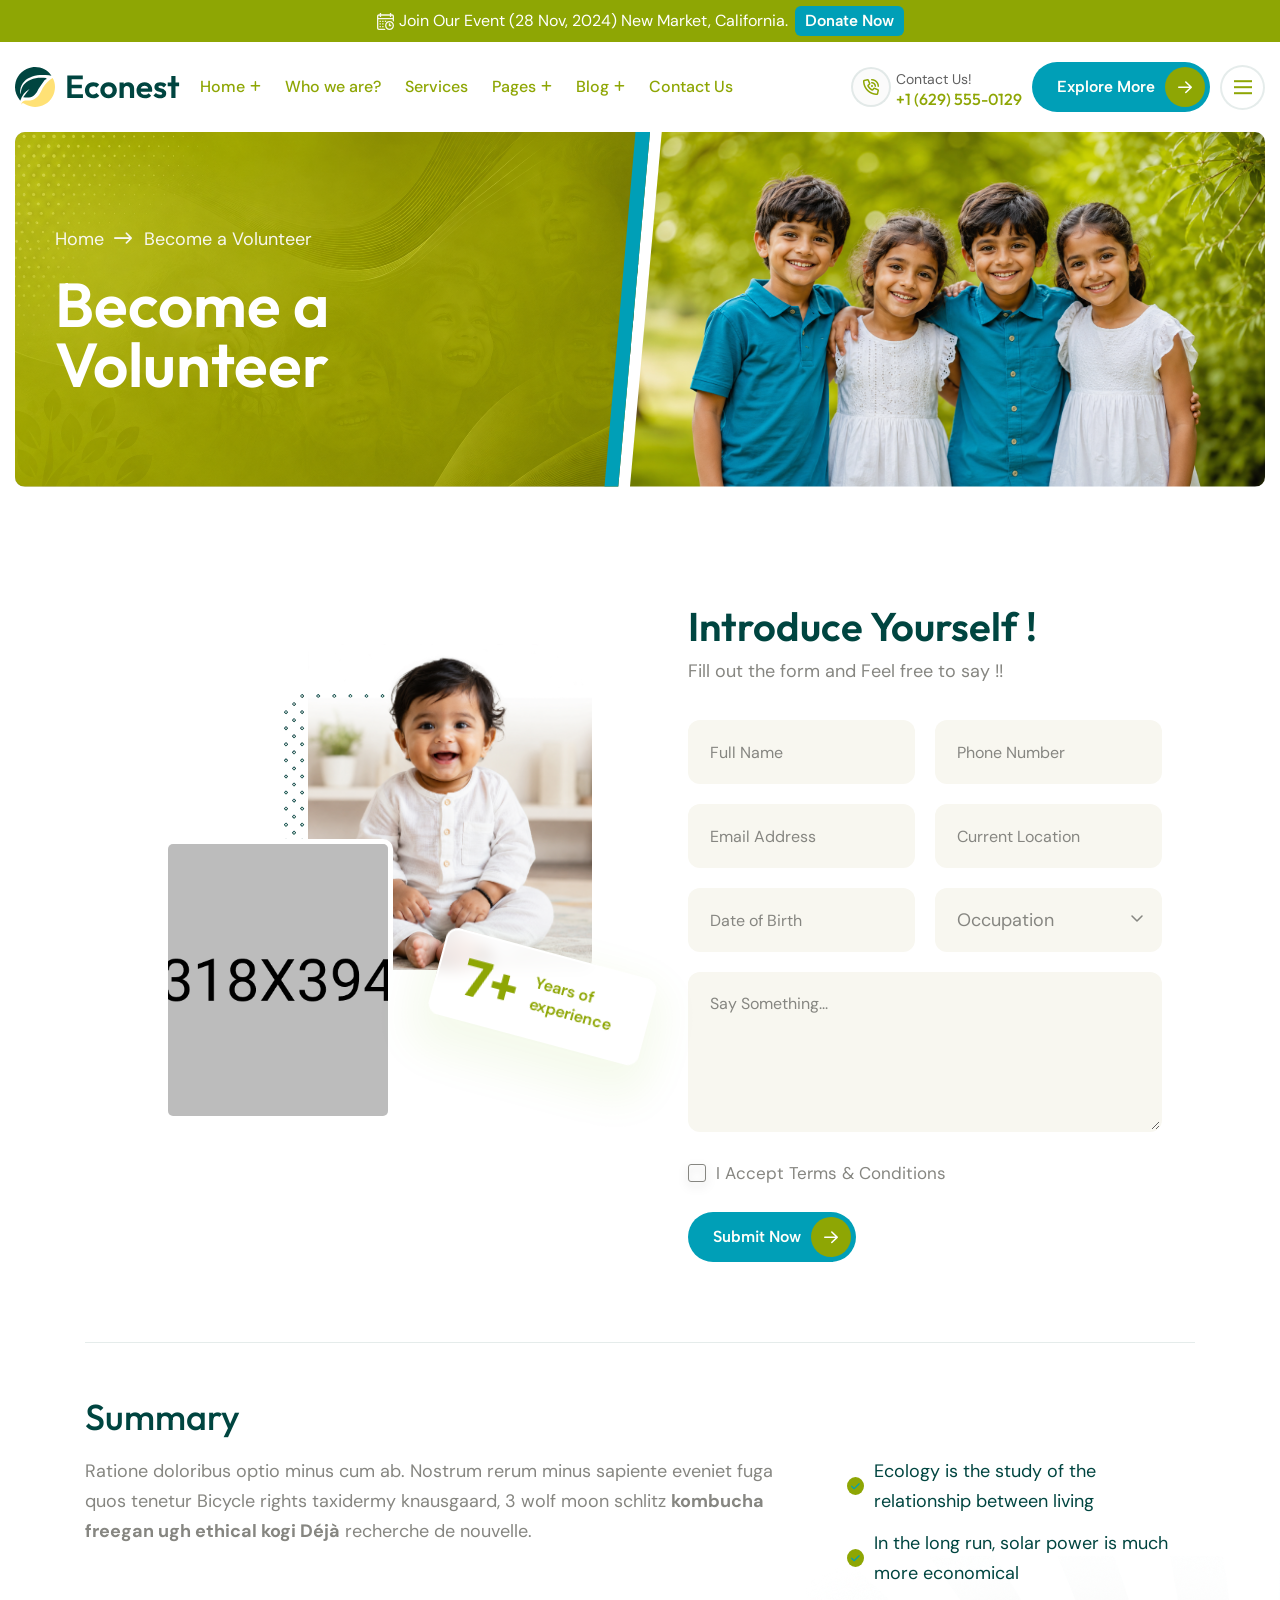
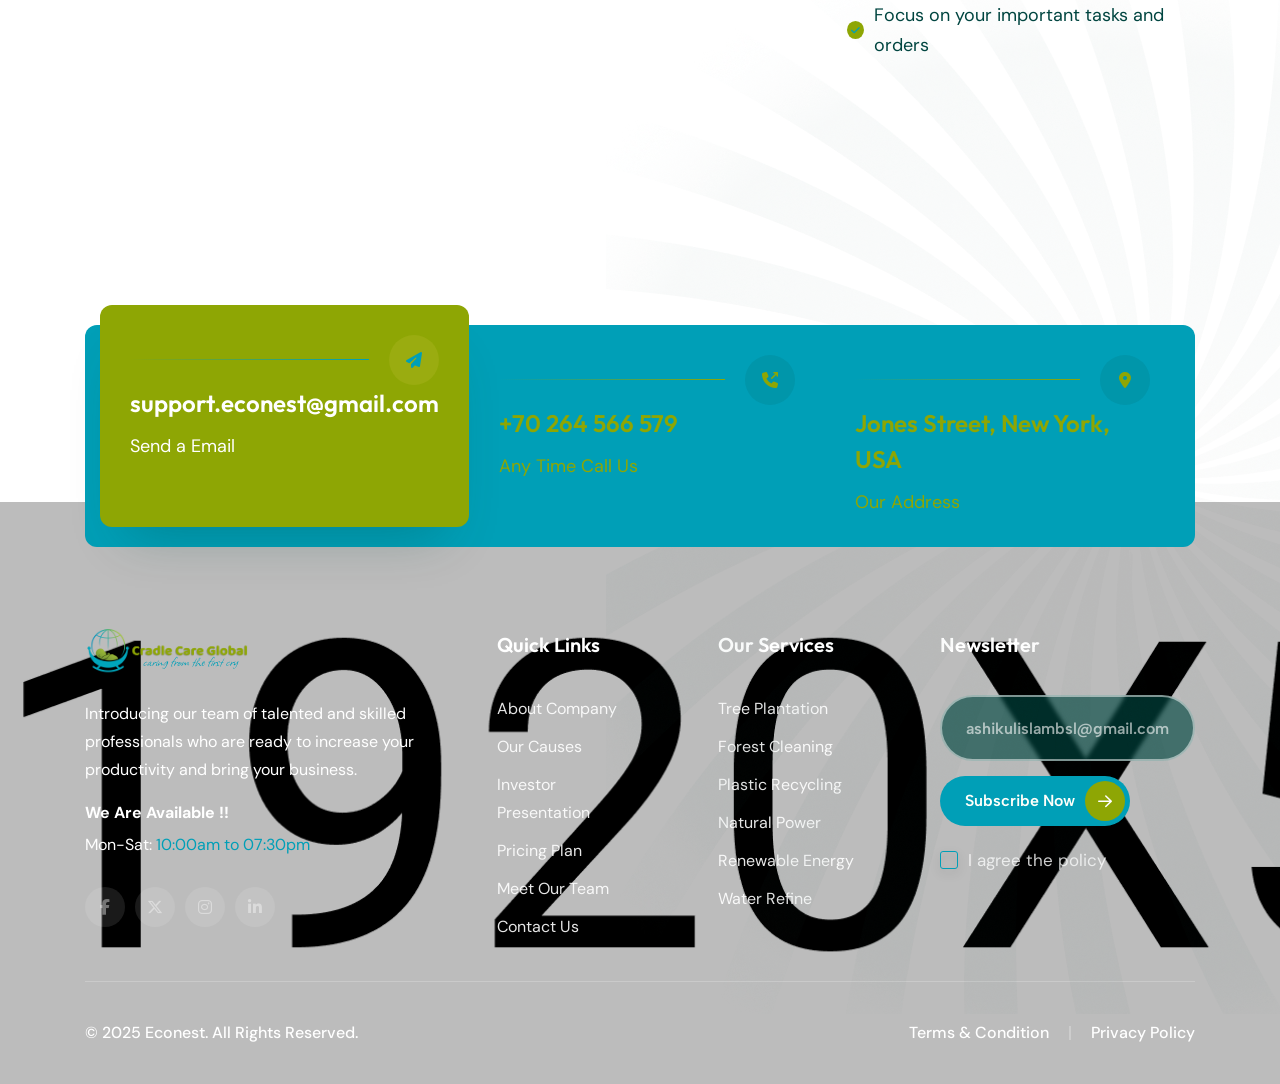
<file: be-volunteer.html>
<!doctype html>
<html lang="en">

<head>
	<!-- Required meta tags -->
	<meta charset="utf-8">
	<meta name="viewport" content="width=device-width, initial-scale=1, shrink-to-fit=no">

	<title>Econest</title>

	<!-- Favicon -->
	<link rel="shortcut icon" type="image/x-icon" href="assets/img/logo/favicon.webp">

	<!-- Google fonts -->
	<link rel="preconnect" href="https://fonts.googleapis.com">
	<link rel="preconnect" href="https://fonts.gstatic.com" crossorigin>
	<link href="https://fonts.googleapis.com/css2?family=Albert+Sans:ital,wght@0,100..900;1,100..900&family=DM+Sans:ital,opsz,wght@0,9..40,100..1000;1,9..40,100..1000&family=Outfit:wght@100..900&display=swap" rel="stylesheet">

	<!-- Vendors Css -->
	<link rel="stylesheet" href="assets/vendor/animate/animate.min.css">
	<link rel="stylesheet" href="assets/vendor/fontawesome-pro/fontawesome.min.css">
	<link rel="stylesheet" href="assets/vendor/bootstrap/bootstrap.min.css">
	<link rel="stylesheet" href="assets/vendor/swiper/swiper-bundle.min.css">
	<link rel="stylesheet" href="assets/vendor/aos/aos.css">
	<link rel="stylesheet" href="assets/vendor/fancybox/fancybox.css">

	<!-- Main CSS -->
	<link rel="stylesheet" href="assets/css/spacing.css">
	<link rel="stylesheet" href="assets/css/main.css">
</head>

<body>
<!-- preloader start-->
<div id="preloader">
	<div class="preloader">
		<img src="assets/img/thumbs/preloader.gif" alt="preloader">
	</div>
</div>
<!-- preloader end  -->

<!-- header-section start -->
<header class="header-section">
	<div class="top-bar d-none d-md-block">
		<div class="container-fluid">
			<div class="row">
				<div class="col-xl-12">
					<div class="top-bar-content text-center">
						<div class="text-wrap">
							<img src="assets/img/icons/calendar-time.svg" alt="icon">
							<span>Join Our Event (28 Nov, 2024) New Market, California.</span>
						</div>
						<a href="donations.html" class="e-primary-btn is-hover-white top-btn">Donate Now</a>
					</div>
				</div>
			</div>
		</div>
	</div>
	<div class="header-bottom">
		<div class="container-fluid">
			<div class="row">
				<div class="col-xl-12">
					<div class="header-bottom-layout">
						<div class="header-left">
							<div class="logo-wrap">
								<a href="index.html">
									<img src="assets/img/logo/logo.svg" alt="logo">
								</a>
							</div>
							<nav class="main-menu d-none d-xl-block">
								<ul>
									<li class="has-dropdown">
										<a href="#">Home</a>
										<ul class="sub-menu">
											<li><a href="index.html">Home 01</a></li>
											<li><a href="index-2.html">Home 02</a></li>
											<li><a href="index-3.html">Home 03</a></li>
											<li><a href="index-4.html">Home 04</a></li>
											<li><a href="index-5.html">Home 05</a></li>
										</ul>
									</li>
									<li><a href="about.html">Who we are?</a></li>
									<li><a href="services.html">Services</a></li>
									<li class="has-dropdown">
										<a href="#">Pages</a>
										<ul class="sub-menu">
											<li><a href="services-details.html">Services Details</a></li>
											<li><a href="project.html">Projects</a></li>
											<li><a href="project-details.html">Project Details</a></li>
											<li><a href="camping.html">Camping</a></li>
											<li><a href="camping-details.html">Camping Details</a></li>
											<li><a href="camping-donation.html">Camping Donation</a></li>
											<li><a href="donations.html">Donation</a></li>
											<li><a href="be-volunteer.html">Become a Volunteer</a></li>
											<li><a href="volunteer.html">Volunteers</a></li>
											<li><a href="volunteer-details.html">Volunteer Details</a></li>
										</ul>
									</li>
									<li class="has-dropdown">
										<a href="#">Blog</a>
										<ul class="sub-menu">
											<li><a href="blog-grid.html">Blog Grid</a></li>
											<li><a href="blog-standard.html">Blog Standard</a></li>
											<li><a href="blog-details.html">Blog Details</a></li>
										</ul>
									</li>
									<li><a href="contact.html">Contact Us</a></li>
								</ul>
							</nav>
						</div>
						<div class="header-right">
							<div class="header-info d-none d-xl-flex">
								<div class="header-info-icon">
									<i class="fa-regular fa-phone-volume"></i>
								</div>
								<div class="header-info-content">
									<span>Contact Us!</span>
									<p><a href="tel:+1629555-0129">+1 (629) 555-0129</a></p>
								</div>
							</div>
							<div class="header-btn-wrap d-none d-xl-flex">
								<a href="services.html" class="e-primary-btn has-icon">
									Explore More
									<span class="icon-wrap"><span class="icon"><i class="fa-regular fa-arrow-right"></i><i class="fa-regular fa-arrow-right"></i></span></span>
								</a>
							</div>
							<div class="header-bar open-sidebar d-none d-xl-flex" data-toggle="sidebar">
								<div class="bar bar-1"></div>
								<div class="bar bar-2"></div>
								<div class="bar bar-3"></div>
							</div>
							<div class="header-bar open-mobile-menu d-xl-none" data-toggle="menubar">
								<div class="bar bar-1"></div>
								<div class="bar bar-2"></div>
								<div class="bar bar-3"></div>
							</div>
						</div>
					</div>
				</div>
			</div>
		</div>
	</div>
</header>
<!-- header-section end -->

<!-- off-canvas-sidebar start -->
<div class="off-canvas-sidebar">
	<div class="off-canvas-sidebar-body">
		<div class="off-canvas-sidebar-close" data-close="sidebar">
			<i class="fa-regular fa-xmark"></i>
		</div>
		<div class="off-canvas-logo m-b-20">
			<a href="index.html">
				<img src="assets/img/logo/logo.svg" alt="logo"/>
			</a>
		</div>
		<div class="off-canvas-text m-b-30">
			<p>
				Ratione doloribus optio minus cum ab. Nostrum rerum minus sapiente eveniet fuga quos tenetur Bicycle
				rights taxidermy knausgaard, 3 wolf moon schlitz kombucha freegan ugh ethical kogi Déjà en recherche de
				nouvelle inspiration pour la prochaine collection, qui sera toujours inspirée de ses origines suisses de
				son savoir-faire an nouveau matériel arrive!
			</p>
		</div>
		<div class="off-canvas-thumb m-b-40">
			<img src="assets/img/thumbs/thumb-3.webp" alt="thumb">
		</div>
		<div class="off-canvas-contact m-b-40">
			<div class="off-canvas-contact-item">
				<div class="icon">
					<i class="fa-solid fa-location-dot"></i>
				</div>
				<div class="text">
					<h6>Address</h6>
					<p>Jones Street, New York, USA</p>
				</div>
			</div>
			<a href="mailto:support@example.com" class="off-canvas-contact-item">
				<div class="icon">
					<i class="fa-solid fa-paper-plane"></i>
				</div>
				<div class="text">
					<h6>Email</h6>
					<p>Support@example.com</p>
				</div>
			</a>
			<a href="tel:+70264566579" class="off-canvas-contact-item">
				<div class="icon">
					<i class="fa-solid fa-phone-arrow-up-right"></i>
				</div>
				<div class="text">
					<h6>Phone</h6>
					<p>+70 264 566 579</p>
				</div>
			</a>
		</div>
		<div class="off-canvas-social-links">
			<a href="https://facebook.com">
				<i class="fab fa-facebook-f"></i>
			</a>
			<a href="https://twitter.com">
				<i class="fab fa-x-twitter"></i>
			</a>
			<a href="https://www.instagram.com">
				<i class="fab fa-instagram"></i>
			</a>
			<a href="https://linkedin.com">
				<i class="fab fa-linkedin-in"></i>
			</a>
		</div>
	</div>
	<div class="off-canvas-sidebar-overlay" data-close="sidebar"></div>
</div>
<!-- off-canvas-sidebar end -->

<!-- off-canvas-menubar start -->
<div class="off-canvas-menubar">
	<div class="off-canvas-menubar-body">
		<div class="off-canvas-head">
			<div class="off-canvas-logo">
				<a href="index.html">
					<img src="assets/img/logo/logo.svg" alt="logo"/>
				</a>
			</div>
			<div class="off-canvas-menubar-close" data-close="menubar">
				<i class="fa-regular fa-xmark"></i>
			</div>
		</div>

		<div class="off-canvas-menu">
			<ul>
				<li class="has-dropdown">
					<a href="#">Home</a>
					<ul class="sub-menu">
						<li><a href="index.html">Home 01</a></li>
						<li><a href="index-2.html">Home 02</a></li>
						<li><a href="index-3.html">Home 03</a></li>
						<li><a href="index-4.html">Home 04</a></li>
						<li><a href="index-5.html">Home 05</a></li>
					</ul>
				</li>
				<li><a href="about.html">Who we are?</a></li>
				<li><a href="services.html">Services</a></li>
				<li class="has-dropdown">
					<a href="#">Pages</a>
					<ul class="sub-menu">
						<li><a href="services-details.html">Services Details</a></li>
						<li><a href="project.html">Projects</a></li>
						<li><a href="project-details.html">Project Details</a></li>
						<li><a href="camping.html">Camping</a></li>
						<li><a href="camping-details.html">Camping Details</a></li>
						<li><a href="camping-donation.html">Camping Donation</a></li>
						<li><a href="donations.html">Donation</a></li>
						<li><a href="be-volunteer.html">Become a Volunteer</a></li>
						<li><a href="volunteer.html">Volunteers</a></li>
						<li><a href="volunteer-details.html">Volunteer Details</a></li>
					</ul>
				</li>
				<li class="has-dropdown">
					<a href="#">Blog</a>
					<ul class="sub-menu">
						<li><a href="blog-grid.html">Blog Grid</a></li>
						<li><a href="blog-standard.html">Blog Standard</a></li>
						<li><a href="blog-details.html">Blog Details</a></li>
					</ul>
				</li>
				<li><a href="contact.html">Contact Us</a></li>
			</ul>
		</div>
	</div>
	<div class="off-canvas-menubar-overlay" data-close="menubar"></div>
</div>
<!-- off-canvas-menubar end -->

<main>
	<!-- breadcrumb-section start -->
	<section class="breadcrumb-section">
		<div class="container-fluid">
			<div class="row g-0">
				<div class="col-xl-6 col-lg-6">
					<div class="breadcrumb-content" style="background-image: url(assets/img/bg/breadcrumb-bg.webp);">
						<div class="breadcrumb-nav" data-aos="fade-up" data-aos-duration="1000" data-aos-delay="200">
							<ul>
								<li><a href="index.html">Home</a></li>
								<li><a href="#">Become a Volunteer</a></li>
							</ul>
						</div>
						<div class="breadcrumb-title" data-aos="fade-up" data-aos-duration="1000" data-aos-delay="400">
							<h2>Become a Volunteer</h2>
						</div>
						<div class="shape-1">
							<img src="assets/img/shapes/shape-1.webp" alt="shape">
						</div>
					</div>
				</div>
				<div class="col-xl-6 col-lg-6 d-none d-lg-block">
					<div class="breadcrumb-thumb">
						<img src="assets/img/thumbs/thumb-1.webp" alt="thumb">
					</div>
				</div>
			</div>
		</div>
	</section>
	<!-- breadcrumb-section end -->

	<!-- volunteer-section start -->
	<section class="why-us-section-2 style-2 p-t-115 p-b-245">
		<div class="container">
			<div class="row align-items-center p-b-80">
				<div class="col-xl-6 px-xl-5">
					<div class="thumb" data-aos="fade-up" data-aos-delay="600" data-aos-duration="1000">
						<div class="thumb-1">
							<img alt="thumb-1" src="assets/img/thumbs/thumb-24.webp">
							<div class="s-shape"><img alt="shape-1" src="assets/img/shapes/shape-14.webp"></div>
						</div>
						<div class="thumb-2 style-2">
							<img alt="thumb-2" src="assets/img/thumbs/thumb-25.webp">
							<div class="experience-shape">
								<h3>
									<span class="purecounter" data-purecounter-duration="2" data-purecounter-end="29">0</span>+
								</h3>
								<p>Years of experience</p>
							</div>
						</div>
					</div>
				</div>
				<div class="col-xl-6 px-xl-5">
					<div class="volunteer-form-content" data-aos="fade-up" data-aos-delay="800" data-aos-duration="1000">
						<h3>Introduce Yourself !</h3>
						<p>Fill out the form and Feel free to say !!</p>
						<form action="#">
							<div class="row form-row">
								<div class="col-xl-6 col-md-6">
									<div class="input-wrap">
										<input placeholder="Full Name" type="text">
									</div>
								</div>
								<div class="col-xl-6 col-md-6">
									<div class="input-wrap">
										<input placeholder="Phone Number" type="tel">
									</div>
								</div>
							</div>
							<div class="row form-row">
								<div class="col-xl-6 col-md-6">
									<div class="input-wrap">
										<input placeholder="Email Address" type="email">
									</div>
								</div>
								<div class="col-xl-6 col-md-6">
									<div class="input-wrap">
										<input placeholder="Current Location" type="text">
									</div>
								</div>
							</div>
							<div class="row form-row">
								<div class="col-xl-6 col-md-6">
									<div class="input-wrap">
										<input placeholder="Date of Birth" type="text">
									</div>
								</div>
								<div class="col-xl-6 col-md-6">
									<div class="select-wrap">
										<select id="" name="">
											<option value="0">
												Occupation
											</option>
											<option value="1">
												Doctor
											</option>
											<option value="2">
												Engineer
											</option>
											<option value="3">
												Teacher
											</option>
										</select>
										<div class="select-icon">
											<i class="fa-regular fa-angle-down"></i>
										</div>
									</div>
								</div>
							</div>
							<div class="row">
								<div class="col-xl-12">
									<div class="input-wrap">
										<textarea placeholder="Say Something..."></textarea>
									</div>
									<div class="input-checkbox">
										<input id="terms" type="checkbox">
										<label for="terms"><span class="check-mark"></span> I Accept Terms & Conditions</label>
									</div>
									<div class="input-button">
										<button class="e-primary-btn has-icon is-hover-white" type="submit">Submit Now
											<span class="icon-wrap"><span class="icon"><i class="fa-regular fa-arrow-right"></i> <i class="fa-regular fa-arrow-right"></i></span></span>
										</button>
									</div>
								</div>
							</div>
						</form>
					</div>
				</div>
			</div>
		</div>
		<div class="container">
			<div class="row">
				<div class="col-xl-12">
					<div class="v-summary-content" data-aos="fade-up" data-aos-delay="200" data-aos-duration="1000">
						<h4>Summary</h4>
						<div class="content">
							<p>Ratione doloribus optio minus cum ab. Nostrum rerum minus sapiente eveniet fuga quos
								tenetur Bicycle rights taxidermy knausgaard, 3 wolf moon schlitz <b>kombucha freegan ugh
									ethical kogi Déjà</b> recherche de nouvelle.</p>
							<div class="info-wrapper">
								<div class="info">
									<div class="icon">
										<i class="fa-solid fa-check"></i>
									</div>
									<p>Ecology is the study of the relationship between living</p>
								</div>
								<div class="info">
									<div class="icon">
										<i class="fa-solid fa-check"></i>
									</div>
									<p>In the long run, solar power is much more economical</p>
								</div>
								<div class="info">
									<div class="icon">
										<i class="fa-solid fa-check"></i>
									</div>
									<p>Focus on your important tasks and orders</p>
								</div>
							</div>
						</div>
					</div>
				</div>
			</div>
		</div>
		<div class="c-shape-1"><img alt="shape-32" src="assets/img/shapes/shape-32.webp"></div>
	</section>
	<!-- volunteer-section end -->


	<!-- contact-info-section start -->
	<section class="contact-info-section">
		<div class="container">
			<div class="row">
				<div class="col-xl-12">
					<div class="contact-info-layout">
						<a class="contact-info active" href="mailto:support.econest@gmail.com">
							<div class="icon-wrap">
								<div class="icon-shape"></div>
								<div class="icon">
									<i class="fa-solid fa-paper-plane"></i>
								</div>
							</div>
							<h3>support.econest@gmail.com</h3>
							<p>Send a Email</p>
						</a>
						<a class="contact-info" href="tel:+70264566579">
							<div class="icon-wrap">
								<div class="icon-shape"></div>
								<div class="icon">
									<i class="fa-solid fa-phone-arrow-up-right"></i>
								</div>
							</div>
							<h3>+70 264 566 579</h3>
							<p>Any Time Call Us</p>
						</a>
						<a class="contact-info" href="#">
							<div class="icon-wrap">
								<div class="icon-shape"></div>
								<div class="icon">
									<i class="fa-solid fa-location-dot"></i>
								</div>
							</div>
							<h3>Jones Street, New York, USA</h3>
							<p>Our Address</p>
						</a>
					</div>
				</div>
			</div>
		</div>
	</section>
	<!-- contact-info-section end -->
</main>

<!-- footer-section start -->
<footer class="footer-section p-t-125" style="background-image: url(assets/img/bg/footer-bg.webp)">
	<div class="container">
		<div class="row justify-content-between row-gap-md-5 row-gap-4 p-b-30">
			<div class="col-xl-4 col-lg-8 col-md-7">
				<div class="footer-widget">
					<div class="about-widget">
						<div class="footer-logo">
							<a href="index.html"><img alt="logo" src="assets/img/logo/logo-white.svg"></a>
						</div>
						<div class="text">
							<p>
								Introducing our team of talented and skilled professionals who are ready to increase
								your productivity and bring your business.
							</p>
						</div>
						<div class="info">
							<p><b>We Are Available !!</b></p>
							<p>Mon-Sat: <span>10:00am to 07:30pm</span></p>
						</div>
						<div class="social-links">
							<a href="https://facebook.com"><i class="fab fa-facebook-f"></i></a>
							<a href="https://twitter.com"><i class="fab fa-x-twitter"></i></a>
							<a href="https://www.instagram.com"><i class="fab fa-instagram"></i></a>
							<a href="https://linkedin.com"><i class="fab fa-linkedin-in"></i></a>
						</div>
					</div>
				</div>
			</div>
			<div class="col-xl-2 col-lg-4 col-md-5">
				<div class="footer-widget">
					<h3 class="w-title">Quick Links</h3>
					<ul>
						<li>
							<a href="about.html">About Company</a>
						</li>
						<li>
							<a href="services.html">Our Causes</a>
						</li>
						<li>
							<a href="camping-donation.html">Investor Presentation</a>
						</li>
						<li>
							<a href="donations.html">Pricing Plan</a>
						</li>
						<li>
							<a href="volunteer.html">Meet Our Team</a>
						</li>
						<li>
							<a href="contact.html">Contact Us</a>
						</li>
					</ul>
				</div>
			</div>
			<div class="col-xl-2 col-lg-4 col-md-5">
				<div class="footer-widget">
					<h3 class="w-title">Our Services</h3>
					<ul>
						<li>
							<a href="camping-details.html">Tree Plantation</a>
						</li>
						<li>
							<a href="camping-donation.html">Forest Cleaning</a>
						</li>
						<li>
							<a href="services-details.html">Plastic Recycling</a>
						</li>
						<li>
							<a href="project.html">Natural Power</a>
						</li>
						<li>
							<a href="project.html">Renewable Energy</a>
						</li>
						<li>
							<a href="project-details.html">Water Refine</a>
						</li>
					</ul>
				</div>
			</div>
			<div class="col-xl-3 col-lg-4 col-md-5">
				<div class="footer-widget">
					<h3 class="w-title">Newsletter</h3>
					<div class="subscribe-form">
						<form action="#">
							<div class="input-wrap">
								<input placeholder="ashikulislambsl@gmail.com" type="text">
							</div>
							<div class="input-button">
								<button class="e-primary-btn has-icon is-hover-white" type="submit">Subscribe Now
									<span class="icon-wrap"><span class="icon"><i class="fa-regular fa-arrow-right"></i> <i class="fa-regular fa-arrow-right"></i></span></span>
								</button>
							</div>
							<div class="input-checkbox">
								<input id="agree" type="checkbox"> <label for="agree"><span class="check-mark"></span> I
								agree the policy</label>
							</div>
						</form>
					</div>
				</div>
			</div>
		</div>
		<div class="footer-bottom-3">
			<div class="footer-bottom-layout-2">
				<div class="footer-copyright">
					© 2025 Econest. All Rights Reserved.
				</div>
				<div class="footer-bottom-menu">
					<ul>
						<li>
							<a href="contact.html">Terms & Condition</a>
						</li>
						<li>
							<a href="contact.html">Privacy Policy</a>
						</li>
					</ul>
				</div>
			</div>
		</div>
	</div>
</footer>
<!-- footer-section end -->

<!-- Vendors Js -->
<script src="assets/vendor/jquery/jquery.min.js"></script>
<script src="assets/vendor/popper/popper.min.js"></script>
<script src="assets/vendor/bootstrap/bootstrap.min.js"></script>
<script src="assets/vendor/swiper/swiper-bundle.min.js"></script>
<script src="assets/vendor/aos/aos.js"></script>
<script src="assets/vendor/fancybox/fancybox.umd.js"></script>
<script src="assets/vendor/counter/purecounter.js"></script>

<!-- Main Js -->
<script src="assets/js/script.js"></script>
</body>

</html>
</file>
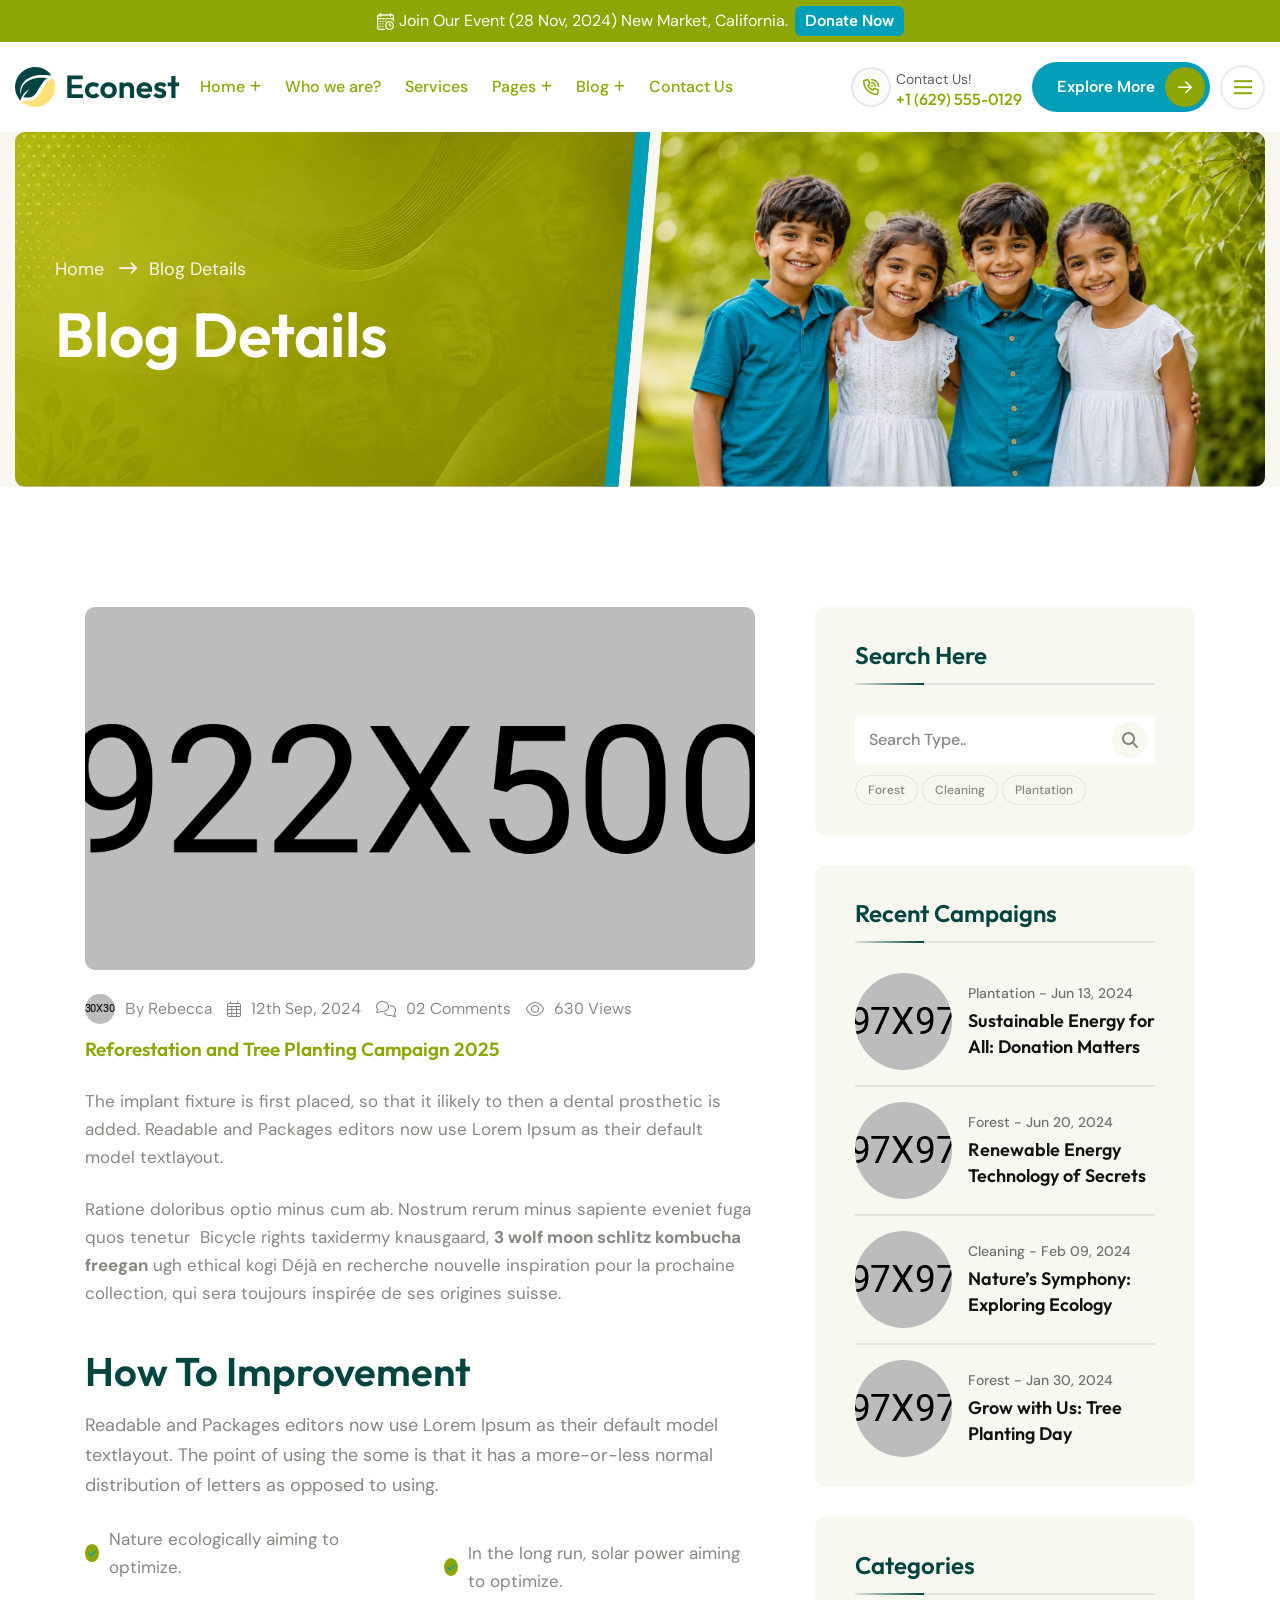
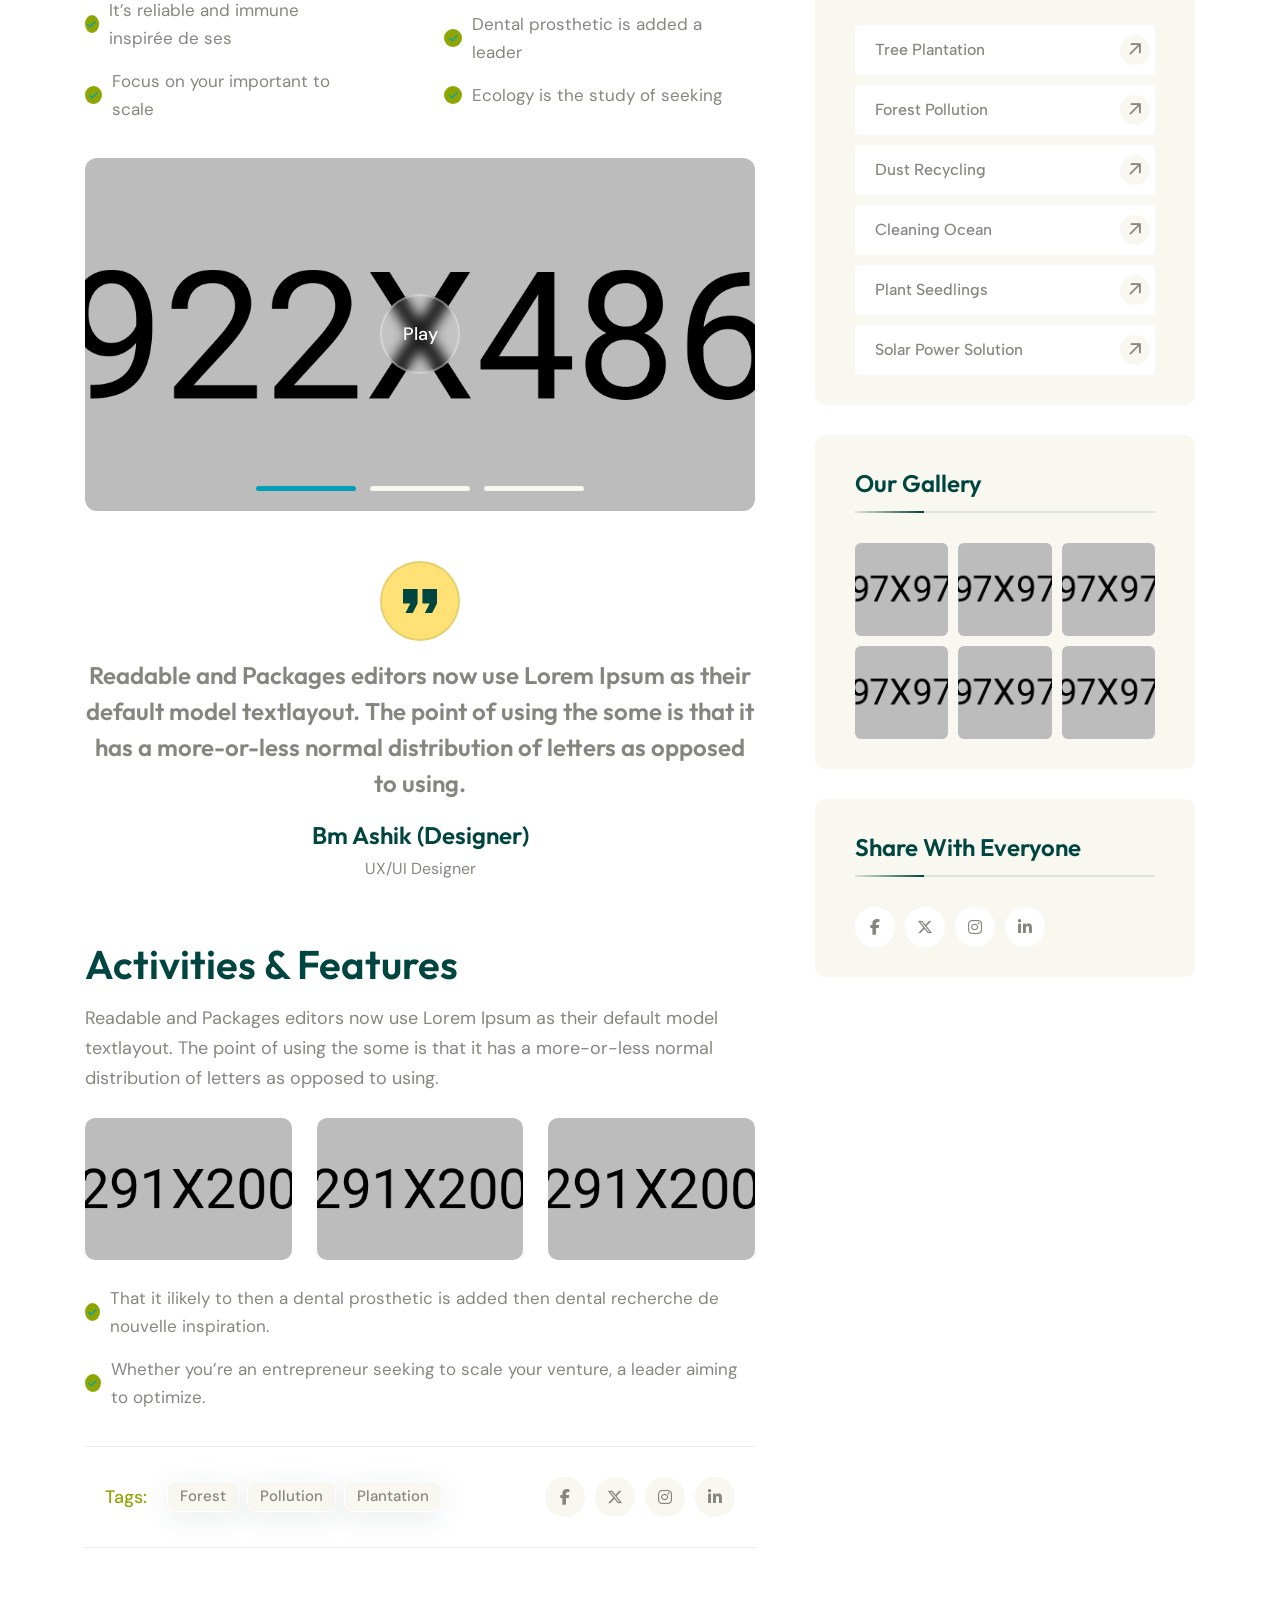
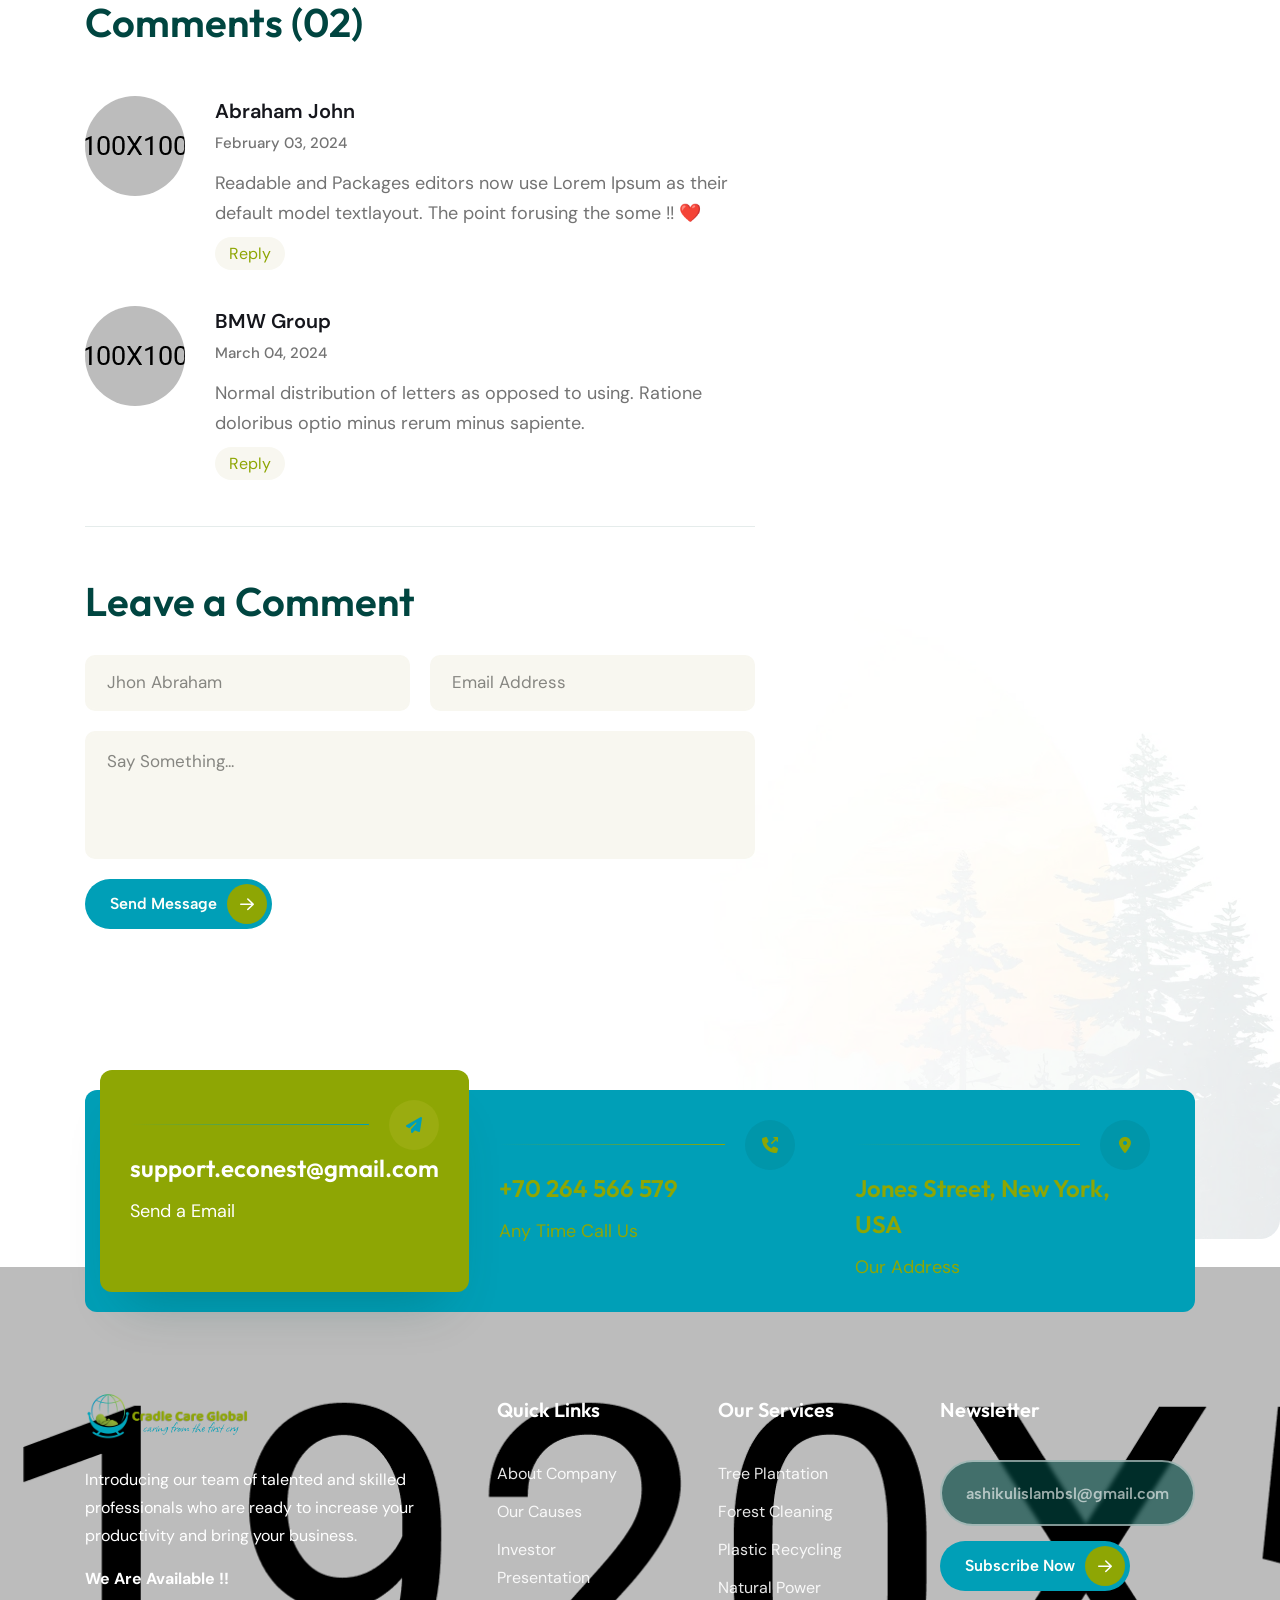
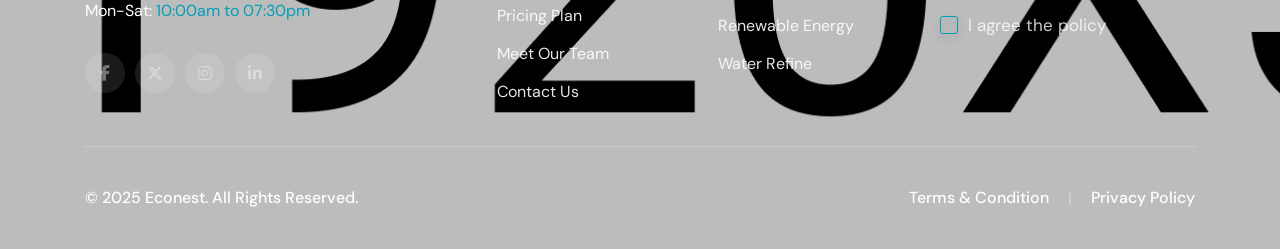
<file: blog-details.html>
<!DOCTYPE html>
<html lang="en">

<head>
	<!-- Required meta tags -->
	<meta charset="utf-8">
	<meta name="viewport" content="width=device-width, initial-scale=1, shrink-to-fit=no">

	<title>Econest</title>

	<!-- Favicon -->
	<link rel="shortcut icon" type="image/x-icon" href="assets/img/logo/favicon.webp">

	<!-- Google fonts -->
	<link rel="preconnect" href="https://fonts.googleapis.com">
	<link rel="preconnect" href="https://fonts.gstatic.com" crossorigin>
	<link
		href="https://fonts.googleapis.com/css2?family=Albert+Sans:ital,wght@0,100..900;1,100..900&family=DM+Sans:ital,opsz,wght@0,9..40,100..1000;1,9..40,100..1000&family=Outfit:wght@100..900&display=swap"
		rel="stylesheet">

	<!-- Vendors Css -->
	<link rel="stylesheet" href="assets/vendor/animate/animate.min.css">
	<link rel="stylesheet" href="assets/vendor/fontawesome-pro/fontawesome.min.css">
	<link rel="stylesheet" href="assets/vendor/bootstrap/bootstrap.min.css">
	<link rel="stylesheet" href="assets/vendor/swiper/swiper-bundle.min.css">
	<link rel="stylesheet" href="assets/vendor/aos/aos.css">
	<link rel="stylesheet" href="assets/vendor/fancybox/fancybox.css">

	<!-- Main CSS -->
	<link rel="stylesheet" href="assets/css/spacing.css">
	<link rel="stylesheet" href="assets/css/main.css">
</head>

<body>
	<!-- preloader start-->
	<div id="preloader">
		<div class="preloader">
			<img src="assets/img/thumbs/preloader.gif" alt="preloader">
		</div>
	</div>
	<!-- preloader end  -->

	<!-- header-section start -->
	<header class="header-section">
		<div class="top-bar d-none d-md-block">
			<div class="container-fluid">
				<div class="row">
					<div class="col-xl-12">
						<div class="top-bar-content text-center">
							<div class="text-wrap">
								<img alt="icon" src="assets/img/icons/calendar-time.svg"> <span>Join Our Event (28 Nov,
									2024) New Market, California.</span>
							</div>
							<a class="e-primary-btn is-hover-white top-btn" href="donations.html">Donate Now</a>
						</div>
					</div>
				</div>
			</div>
		</div>
		<div class="header-bottom">
			<div class="container-fluid">
				<div class="row">
					<div class="col-xl-12">
						<div class="header-bottom-layout">
							<div class="header-left">
								<div class="logo-wrap">
									<a href="index.html"><img alt="logo" src="assets/img/logo/logo.svg"></a>
								</div>
								<nav class="main-menu d-none d-xl-block">
									<ul>
										<li class="has-dropdown">
											<a href="#">Home</a>
											<ul class="sub-menu">
												<li>
													<a href="index.html">Home 01</a>
												</li>
												<li>
													<a href="index-2.html">Home 02</a>
												</li>
												<li>
													<a href="index-3.html">Home 03</a>
												</li>
												<li>
													<a href="index-4.html">Home 04</a>
												</li>
												<li>
													<a href="index-5.html">Home 05</a>
												</li>
											</ul>
										</li>
										<li>
											<a href="about.html">Who we are?</a>
										</li>
										<li>
											<a href="services.html">Services</a>
										</li>
										<li class="has-dropdown">
											<a href="#">Pages</a>
											<ul class="sub-menu">
												<li>
													<a href="services-details.html">Services Details</a>
												</li>
												<li>
													<a href="project.html">Projects</a>
												</li>
												<li>
													<a href="project-details.html">Project Details</a>
												</li>
												<li>
													<a href="camping.html">Camping</a>
												</li>
												<li>
													<a href="camping-details.html">Camping Details</a>
												</li>
												<li>
													<a href="camping-donation.html">Camping Donation</a>
												</li>
												<li>
													<a href="donations.html">Donation</a>
												</li>
												<li>
													<a href="be-volunteer.html">Become a Volunteer</a>
												</li>
												<li>
													<a href="volunteer.html">Volunteers</a>
												</li>
												<li>
													<a href="volunteer-details.html">Volunteer Details</a>
												</li>
											</ul>
										</li>
										<li class="has-dropdown">
											<a href="#">Blog</a>
											<ul class="sub-menu">
												<li>
													<a href="blog-grid.html">Blog Grid</a>
												</li>
												<li>
													<a href="blog-standard.html">Blog Standard</a>
												</li>
												<li>
													<a href="blog-details.html">Blog Details</a>
												</li>
											</ul>
										</li>
										<li>
											<a href="contact.html">Contact Us</a>
										</li>
									</ul>
								</nav>
							</div>
							<div class="header-right">
								<div class="header-info d-none d-xl-flex">
									<div class="header-info-icon">
										<i class="fa-regular fa-phone-volume"></i>
									</div>
									<div class="header-info-content">
										<span>Contact Us!</span>
										<p><a href="tel:+1629555-0129">+1 (629) 555-0129</a></p>
									</div>
								</div>
								<div class="header-btn-wrap d-none d-xl-flex">
									<a class="e-primary-btn has-icon" href="services.html">
										Explore More
										<span class="icon-wrap"><span class="icon"><i
													class="fa-regular fa-arrow-right"></i> <i
													class="fa-regular fa-arrow-right"></i></span></span>
									</a>
								</div>
								<div class="header-bar open-sidebar d-none d-xl-flex" data-toggle="sidebar">
									<div class="bar bar-1"></div>
									<div class="bar bar-2"></div>
									<div class="bar bar-3"></div>
								</div>
								<div class="header-bar open-mobile-menu d-xl-none" data-toggle="menubar">
									<div class="bar bar-1"></div>
									<div class="bar bar-2"></div>
									<div class="bar bar-3"></div>
								</div>
							</div>
						</div>
					</div>
				</div>
			</div>
		</div>
	</header>
	<!-- header-section end -->

	<!-- off-canvas-sidebar start -->
	<div class="off-canvas-sidebar">
		<div class="off-canvas-sidebar-body">
			<div class="off-canvas-sidebar-close" data-close="sidebar">
				<i class="fa-regular fa-xmark"></i>
			</div>
			<div class="off-canvas-logo m-b-20">
				<a href="index.html">
					<img src="assets/img/logo/logo.svg" alt="logo" />
				</a>
			</div>
			<div class="off-canvas-text m-b-30">
				<p>
					Ratione doloribus optio minus cum ab. Nostrum rerum minus sapiente eveniet fuga quos tenetur Bicycle
					rights taxidermy knausgaard, 3 wolf moon schlitz kombucha freegan ugh ethical kogi Déjà en recherche
					de
					nouvelle inspiration pour la prochaine collection, qui sera toujours inspirée de ses origines
					suisses de
					son savoir-faire an nouveau matériel arrive!
				</p>
			</div>
			<div class="off-canvas-thumb m-b-40">
				<img src="assets/img/thumbs/thumb-3.webp" alt="thumb">
			</div>
			<div class="off-canvas-contact m-b-40">
				<div class="off-canvas-contact-item">
					<div class="icon">
						<i class="fa-solid fa-location-dot"></i>
					</div>
					<div class="text">
						<h6>Address</h6>
						<p>Jones Street, New York, USA</p>
					</div>
				</div>
				<a href="mailto:support@example.com" class="off-canvas-contact-item">
					<div class="icon">
						<i class="fa-solid fa-paper-plane"></i>
					</div>
					<div class="text">
						<h6>Email</h6>
						<p>Support@example.com</p>
					</div>
				</a>
				<a href="tel:+70264566579" class="off-canvas-contact-item">
					<div class="icon">
						<i class="fa-solid fa-phone-arrow-up-right"></i>
					</div>
					<div class="text">
						<h6>Phone</h6>
						<p>+70 264 566 579</p>
					</div>
				</a>
			</div>
			<div class="off-canvas-social-links">
				<a href="https://facebook.com">
					<i class="fab fa-facebook-f"></i>
				</a>
				<a href="https://twitter.com">
					<i class="fab fa-x-twitter"></i>
				</a>
				<a href="https://www.instagram.com">
					<i class="fab fa-instagram"></i>
				</a>
				<a href="https://linkedin.com">
					<i class="fab fa-linkedin-in"></i>
				</a>
			</div>
		</div>
		<div class="off-canvas-sidebar-overlay" data-close="sidebar"></div>
	</div>
	<!-- off-canvas-sidebar end -->

	<!-- off-canvas-menubar start -->
	<div class="off-canvas-menubar">
		<div class="off-canvas-menubar-body">
			<div class="off-canvas-head">
				<div class="off-canvas-logo">
					<a href="index.html">
						<img src="assets/img/logo/logo.svg" alt="logo" />
					</a>
				</div>
				<div class="off-canvas-menubar-close" data-close="menubar">
					<i class="fa-regular fa-xmark"></i>
				</div>
			</div>

			<div class="off-canvas-menu">
				<ul>
					<li class="has-dropdown">
						<a href="#">Home</a>
						<ul class="sub-menu">
							<li><a href="index.html">Home 01</a></li>
							<li><a href="index-2.html">Home 02</a></li>
							<li><a href="index-3.html">Home 03</a></li>
							<li><a href="index-4.html">Home 04</a></li>
							<li><a href="index-5.html">Home 05</a></li>
						</ul>
					</li>
					<li><a href="about.html">Who we are?</a></li>
					<li><a href="services.html">Services</a></li>
					<li class="has-dropdown">
						<a href="#">Pages</a>
						<ul class="sub-menu">
							<li><a href="services-details.html">Services Details</a></li>
							<li><a href="project.html">Projects</a></li>
							<li><a href="project-details.html">Project Details</a></li>
							<li><a href="camping.html">Camping</a></li>
							<li><a href="camping-details.html">Camping Details</a></li>
							<li><a href="camping-donation.html">Camping Donation</a></li>
							<li><a href="donations.html">Donation</a></li>
							<li><a href="be-volunteer.html">Become a Volunteer</a></li>
							<li><a href="volunteer.html">Volunteers</a></li>
							<li><a href="volunteer-details.html">Volunteer Details</a></li>
						</ul>
					</li>
					<li class="has-dropdown">
						<a href="#">Blog</a>
						<ul class="sub-menu">
							<li><a href="blog-grid.html">Blog Grid</a></li>
							<li><a href="blog-standard.html">Blog Standard</a></li>
							<li><a href="blog-details.html">Blog Details</a></li>
						</ul>
					</li>
					<li><a href="contact.html">Contact Us</a></li>
				</ul>
			</div>
		</div>
		<div class="off-canvas-menubar-overlay" data-close="menubar"></div>
	</div>
	<!-- off-canvas-menubar end -->

	<main>
		<!-- breadcrumb-section start -->
		<section class="breadcrumb-section bg-cream">
			<div class="container-fluid">
				<div class="row g-0">
					<div class="col-xl-6 col-lg-6">
						<div class="breadcrumb-content" style="background-image: url(assets/img/bg/breadcrumb-bg.webp)">
							<div class="breadcrumb-nav" data-aos="fade-up" data-aos-delay="200"
								data-aos-duration="1000">
								<ul>
									<li>
										<a href="index.html">Home</a>
									</li>
									<li>
										<a href="#">Blog Details</a>
									</li>
								</ul>
							</div>
							<div class="breadcrumb-title" data-aos="fade-up" data-aos-delay="400"
								data-aos-duration="1000">
								<h2>Blog Details</h2>
							</div>
							<div class="shape-1"><img alt="shape" src="assets/img/shapes/shape-1.webp"></div>
						</div>
					</div>
					<div class="col-xl-6 col-lg-6 d-none d-lg-block">
						<div class="breadcrumb-thumb"><img alt="thumb" src="assets/img/thumbs/thumb-1.webp"></div>
					</div>
				</div>
			</div>
		</section>
		<!-- breadcrumb-section end -->

		<!-- services-details-section start -->
		<section class="services-details-section p-t-120 p-b-250 p-t-lg-80 p-t-md-80 p-t-xs-60">
			<div class="container">
				<div class="row">
					<div class="col-xl-12">
						<div class="details-layout-wrap">
							<div class="details-content" data-aos="fade-up" data-aos-delay="600"
								data-aos-duration="1000">
								<div class="blog-card-5 m-b-40">
									<div class="thumb">
										<a href="blog-grid.html"><img alt="thumb-1"
												src="assets/img/thumbs/thumb-148.webp"></a>
									</div>
									<div class="content">
										<div class="blog-info">
											<div class="publisher-info">
												<img alt="thumb" src="assets/img/thumbs/thumb-143.webp">
												<p>By Rebecca</p>
											</div>
											<div class="date">
												<i class="fa-light fa-calendar-days"></i>
												<p>12th Sep, 2024</p>
											</div>
											<div class="comment">
												<i class="fa-light fa-comments"></i>
												<p>02 Comments</p>
											</div>
											<div class="view">
												<i class="fa-light fa-eye"></i>
												<p>630 Views</p>
											</div>
										</div>
										<div class="title">
											<h3><a href="blog-grid.html">Reforestation and Tree Planting Campaign
													2025</a></h3>
										</div>
										<div class="text">
											<p class="m-b-15">
												The implant fixture is first placed, so that it ilikely to then a dental
												prosthetic is added. Readable and Packages editors now use Lorem Ipsum
												as
												their default model textlayout.
											</p>
											<p>
												Ratione doloribus optio minus cum ab. Nostrum rerum minus sapiente
												eveniet
												fuga quos tenetur &nbsp;Bicycle rights taxidermy knausgaard, <b>3 wolf
													moon
													schlitz kombucha freegan</b> ugh ethical kogi Déjà en recherche
												nouvelle
												inspiration pour la prochaine collection, qui sera toujours inspirée de
												ses
												origines suisse.
											</p>
										</div>
									</div>
								</div>
								<div class="details-title m-b-15">
									<h2>How To Improvement</h2>
								</div>
								<div class="detail-text m-b-25">
									<p>
										Readable and Packages editors now use Lorem Ipsum as their default model
										textlayout.
										The point of using the some is that it has a more-or-less normal distribution of
										letters as opposed to using.
									</p>
								</div>
								<div class="list-wrapper m-b-35">
									<ul class="list-wrap">
										<li>
											<div class="icon">
												<i class="fa-solid fa-check"></i>
											</div>
											<p>Nature ecologically aiming to optimize.</p>
										</li>
										<li>
											<div class="icon">
												<i class="fa-solid fa-check"></i>
											</div>
											<p>It’s reliable and immune inspirée de ses</p>
										</li>
										<li>
											<div class="icon">
												<i class="fa-solid fa-check"></i>
											</div>
											<p>Focus on your important to scale</p>
										</li>
									</ul>
									<ul class="list-wrap">
										<li>
											<div class="icon">
												<i class="fa-solid fa-check"></i>
											</div>
											<p>In the long run, solar power aiming to optimize.</p>
										</li>
										<li>
											<div class="icon">
												<i class="fa-solid fa-check"></i>
											</div>
											<p>Dental prosthetic is added a leader</p>
										</li>
										<li>
											<div class="icon">
												<i class="fa-solid fa-check"></i>
											</div>
											<p>Ecology is the study of seeking</p>
										</li>
									</ul>
								</div>
								<div class="gallery-slider-active m-b-50">
									<div class="swiper">
										<div class="swiper-wrapper">
											<div class="swiper-slide">
												<div class="banner-slide-wrap">
													<div class="thumb">
														<img alt="thumb" src="assets/img/thumbs/thumb-109.webp">
														<a class="play-btn" data-fancybox=""
															href="https://www.youtube.com/watch?v=fLeJJPxua3E&amp;ab_channel=Motiversity">Play</a>
													</div>
												</div>
											</div>
											<div class="swiper-slide">
												<div class="banner-slide-wrap">
													<div class="thumb">
														<img alt="thumb" src="assets/img/thumbs/thumb-109.webp">
														<a class="play-btn" data-fancybox=""
															href="https://www.youtube.com/watch?v=fLeJJPxua3E&amp;ab_channel=Motiversity">Play</a>
													</div>
												</div>
											</div>
											<div class="swiper-slide">
												<div class="banner-slide-wrap">
													<div class="thumb">
														<img alt="thumb" src="assets/img/thumbs/thumb-109.webp">
														<a class="play-btn" data-fancybox=""
															href="https://www.youtube.com/watch?v=fLeJJPxua3E&amp;ab_channel=Motiversity">Play</a>
													</div>
												</div>
											</div>
										</div>
									</div>
									<div class="gallery-pagination-wrap">
										<div class="gallery-pagination"></div>
									</div>
								</div>
								<div class="testimonial-wrap m-b-60">
									<div class="icon"><img alt="icon" src="assets/img/icons/icon-17.svg"></div>
									<p class="review">
										Readable and Packages editors now use Lorem Ipsum as their default model
										textlayout.
										The point of using the some is that it has a more-or-less normal distribution of
										letters as opposed to using.
									</p>
									<div class="author">
										<h3>Bm Ashik (Designer)</h3>
										<p>UX/UI Designer</p>
									</div>
								</div>
								<div class="details-title m-b-15">
									<h2>Activities & Features</h2>
								</div>
								<div class="detail-text m-b-25">
									<p>
										Readable and Packages editors now use Lorem Ipsum as their default model
										textlayout.
										The point of using the some is that it has a more-or-less normal distribution of
										letters as opposed to using.
									</p>
								</div>
								<div class="detail-thumb-wrap">
									<img alt="thumb" src="assets/img/thumbs/thumb-150.webp">
									<img alt="thumb" src="assets/img/thumbs/thumb-149.webp">
									<img alt="thumb" src="assets/img/thumbs/thumb-151.webp">
								</div>
								<div class="list-wrapper m-b-35">
									<ul class="list-wrap">
										<li>
											<div class="icon">
												<i class="fa-solid fa-check"></i>
											</div>
											<p>
												That it ilikely to then a dental prosthetic is added then dental
												recherche
												de nouvelle inspiration.
											</p>
										</li>
										<li>
											<div class="icon">
												<i class="fa-solid fa-check"></i>
											</div>
											<p>
												Whether you’re an entrepreneur seeking to scale your venture, a leader
												aiming to optimize.
											</p>
										</li>
									</ul>
								</div>
								<div class="divider-2"></div>
								<div class="blog-tags">
									<div class="tag-wrap">
										<p>Tags:</p>
										<div class="tags">
											<button>Forest</button>
											<button>Pollution</button>
											<button>Plantation</button>
										</div>
									</div>
									<div class="socials">
										<div class="social-links">
											<a href="https://facebook.com"><i class="fab fa-facebook-f"></i></a>
											<a href="https://twitter.com"><i class="fab fa-x-twitter"></i></a>
											<a href="https://www.instagram.com"><i class="fab fa-instagram"></i></a>
											<a href="https://linkedin.com"><i class="fab fa-linkedin-in"></i></a>
										</div>
									</div>
								</div>
								<div class="comment-section">
									<div class="comments m-b-50">
										<div class="details-title m-b-50">
											<h2>Comments (02)</h2>
										</div>
										<div class="comment-wrap m-b-40">
											<div class="thumb">
												<img alt="thumb" src="assets/img/thumbs/thumb-125.webp">
											</div>
											<div class="info">
												<div class="name">
													<p>Abraham John</p>
												</div>
												<div class="date">
													<p>February 03, 2024</p>
												</div>
												<div class="text">
													<p>
														Readable and Packages editors now use Lorem Ipsum as their
														default
														model textlayout. The point forusing the some !! ❤️
													</p>
												</div>
												<a class="reply-btn">Reply</a>
											</div>
										</div>
										<div class="comment-wrap">
											<div class="thumb">
												<img alt="thumb" src="assets/img/thumbs/thumb-126.webp">
											</div>
											<div class="info">
												<div class="name">
													<p>BMW Group</p>
												</div>
												<div class="date">
													<p>March 04, 2024</p>
												</div>
												<div class="text">
													<p>
														Normal distribution of letters as opposed to using. Ratione
														doloribus optio minus rerum minus sapiente.
													</p>
												</div>
												<a class="reply-btn">Reply</a>
											</div>
										</div>
									</div>
									<div class="leave-comment m-b-60">
										<div class="details-title m-b-30">
											<h2>Leave a Comment</h2>
										</div>
										<form action="#">
											<div class="info-input m-b-20">
												<input class="form-control" id="exampleFormControlInput1"
													placeholder="Jhon Abraham" type="text">
												<input class="form-control" id="exampleFormControlInput2"
													placeholder="Email Address" type="email">
											</div>
											<div class="m-b-20">
												<textarea class="form-control" id="exampleFormControlTextarea1"
													placeholder="Say Something..." rows="4"></textarea>
											</div>
											<button class="e-primary-btn has-icon" type="submit">
												Send Message
												<span class="icon-wrap"><span class="icon"><i
															class="fa-regular fa-arrow-right"></i> <i
															class="fa-regular fa-arrow-right"></i></span></span>
											</button>
										</form>
									</div>
								</div>
							</div>
							<div class="detail-sidebar" data-aos="fade-up" data-aos-delay="800"
								data-aos-duration="1000">
								<div class="detail-sidebar-inner">
									<div class="s-widget-wrap m-b-30">
										<div class="w-title">
											<h3>Search Here</h3>
											<div class="bar-wrap">
												<div class="bar-1"></div>
												<div class="bar-2"></div>
											</div>
										</div>
										<div class="search-bar">
											<input placeholder="Search Type.." type="text">
											<i class="fa-solid fa-magnifying-glass"></i>
										</div>
										<div class="categories">
											<button>Forest</button>
											<button>Cleaning</button>
											<button>Plantation</button>
										</div>
									</div>
									<div class="s-widget-wrap m-b-30">
										<div class="w-title">
											<h3>Recent Campaigns</h3>
											<div class="bar-wrap">
												<div class="bar-1"></div>
												<div class="bar-2"></div>
											</div>
										</div>
										<div class="recent-campaigns">
											<div class="campaign">
												<div class="thumb">
													<img alt="thumb" src="assets/img/thumbs/thumb-121.webp">
												</div>
												<div>
													<div class="date">
														<p>Plantation - Jun 13, 2024</p>
													</div>
													<div class="name">
														<a href="blog-details.html">
															<h5>Sustainable Energy for All: Donation Matters</h5>
														</a>
													</div>
												</div>
											</div>

											<div class="campaign">
												<div class="thumb">
													<img alt="thumb" src="assets/img/thumbs/thumb-122.webp">
												</div>
												<div>
													<div class="date">
														<p>Forest - Jun 20, 2024</p>
													</div>
													<div class="name">
														<a href="blog-details.html">
															<h5>Renewable Energy Technology of Secrets</h5>
														</a>
													</div>
												</div>
											</div>

											<div class="campaign">
												<div class="thumb">
													<img alt="thumb" src="assets/img/thumbs/thumb-123.webp">
												</div>
												<div>
													<div class="date">
														<p>Cleaning - Feb 09, 2024</p>
													</div>
													<div class="name">
														<a href="blog-details.html">
															<h5>Nature’s Symphony: Exploring Ecology</h5>
														</a>
													</div>
												</div>
											</div>

											<div class="campaign campaign-last">
												<div class="thumb">
													<img alt="thumb" src="assets/img/thumbs/thumb-124.webp">
												</div>
												<div>
													<div class="date">
														<p>Forest - Jan 30, 2024</p>
													</div>
													<div class="name">
														<a href="blog-details.html">
															<h5>Grow with Us: Tree Planting Day</h5>
														</a>
													</div>
												</div>
											</div>
										</div>
									</div>
									<div class="s-widget-wrap m-b-30">
										<div class="w-title">
											<h3>Categories</h3>
											<div class="bar-wrap">
												<div class="bar-1"></div>
												<div class="bar-2"></div>
											</div>
										</div>
										<div class="detail-list">
											<ul>
												<li>
													<a href="services.html">
														Tree Plantation
														<span class="icon"><i
																class="fa-regular fa-arrow-up-right"></i></span>
													</a>
												</li>
												<li>
													<a href="services.html">
														Forest Pollution
														<span class="icon"><i
																class="fa-regular fa-arrow-up-right"></i></span>
													</a>
												</li>
												<li>
													<a href="services.html">
														Dust Recycling
														<span class="icon"><i
																class="fa-regular fa-arrow-up-right"></i></span>
													</a>
												</li>
												<li>
													<a href="services.html">
														Cleaning Ocean
														<span class="icon"><i
																class="fa-regular fa-arrow-up-right"></i></span>
													</a>
												</li>
												<li>
													<a href="services.html">
														Plant Seedlings
														<span class="icon"><i
																class="fa-regular fa-arrow-up-right"></i></span>
													</a>
												</li>
												<li>
													<a href="services.html">
														Solar Power Solution
														<span class="icon"><i
																class="fa-regular fa-arrow-up-right"></i></span>
													</a>
												</li>
											</ul>
										</div>
									</div>
									<div class="s-widget-wrap m-b-30">
										<div class="w-title">
											<h3>Our Gallery</h3>
											<div class="bar-wrap">
												<div class="bar-1"></div>
												<div class="bar-2"></div>
											</div>
										</div>
										<div class="sidebar-gallery">
											<div class="thumb">
												<img alt="thumb" src="assets/img/thumbs/thumb-134.webp">
											</div>
											<div class="thumb">
												<img alt="thumb" src="assets/img/thumbs/thumb-131.webp">
											</div>
											<div class="thumb">
												<img alt="thumb" src="assets/img/thumbs/thumb-132.webp">
											</div>
											<div class="thumb">
												<img alt="thumb" src="assets/img/thumbs/thumb-133.webp">
											</div>
											<div class="thumb">
												<img alt="thumb" src="assets/img/thumbs/thumb-130.webp">
											</div>
											<div class="thumb">
												<img alt="thumb" src="assets/img/thumbs/thumb-129.webp">
											</div>
										</div>
									</div>
									<div class="s-widget-wrap">
										<div class="w-title">
											<h3>Share With Everyone</h3>
											<div class="bar-wrap">
												<div class="bar-1"></div>
												<div class="bar-2"></div>
											</div>
										</div>
										<div class="socials">
											<div class="social-links">
												<a href="https://facebook.com"><i class="fab fa-facebook-f"></i></a>
												<a href="https://twitter.com"><i class="fab fa-x-twitter"></i></a>
												<a href="https://www.instagram.com"><i class="fab fa-instagram"></i></a>
												<a href="https://linkedin.com"><i class="fab fa-linkedin-in"></i></a>
											</div>
										</div>
									</div>
								</div>
							</div>
						</div>
					</div>
				</div>
			</div>
			<div class="d-shape-1"><img alt="shape-31" src="assets/img/shapes/shape-31.webp"></div>
		</section>
		<!-- services-details-section end -->

		<!-- contact-info-section start -->
		<section class="contact-info-section">
			<div class="container">
				<div class="row">
					<div class="col-xl-12">
						<div class="contact-info-layout">
							<a href="mailto:support.econest@gmail.com" class="contact-info active">
								<div class="icon-wrap">
									<div class="icon-shape"></div>
									<div class="icon">
										<i class="fa-solid fa-paper-plane"></i>
									</div>
								</div>
								<h3>support.econest@gmail.com</h3>
								<p>Send a Email</p>
							</a>
							<a href="tel:+70264566579" class="contact-info">
								<div class="icon-wrap">
									<div class="icon-shape"></div>
									<div class="icon">
										<i class="fa-solid fa-phone-arrow-up-right"></i>
									</div>
								</div>
								<h3>+70 264 566 579</h3>
								<p>Any Time Call Us</p>
							</a>
							<a href="#" class="contact-info">
								<div class="icon-wrap">
									<div class="icon-shape"></div>
									<div class="icon">
										<i class="fa-solid fa-location-dot"></i>
									</div>
								</div>
								<h3>Jones Street, New York, USA</h3>
								<p>Our Address</p>
							</a>
						</div>
					</div>
				</div>
			</div>
		</section>
		<!-- contact-info-section end -->
	</main>

	<!-- footer-section start -->
	<footer class="footer-section p-t-125" style="background-image: url(assets/img/bg/footer-bg.webp)">
		<div class="container">
			<div class="row justify-content-between row-gap-md-5 row-gap-4 p-b-30">
				<div class="col-xl-4 col-lg-8 col-md-7">
					<div class="footer-widget">
						<div class="about-widget">
							<div class="footer-logo">
								<a href="index.html"><img alt="logo" src="assets/img/logo/logo-white.svg"></a>
							</div>
							<div class="text">
								<p>
									Introducing our team of talented and skilled professionals who are ready to increase
									your productivity and bring your business.
								</p>
							</div>
							<div class="info">
								<p><b>We Are Available !!</b></p>
								<p>Mon-Sat: <span>10:00am to 07:30pm</span></p>
							</div>
							<div class="social-links">
								<a href="https://facebook.com"><i class="fab fa-facebook-f"></i></a>
								<a href="https://twitter.com"><i class="fab fa-x-twitter"></i></a>
								<a href="https://www.instagram.com"><i class="fab fa-instagram"></i></a>
								<a href="https://linkedin.com"><i class="fab fa-linkedin-in"></i></a>
							</div>
						</div>
					</div>
				</div>
				<div class="col-xl-2 col-lg-4 col-md-5">
					<div class="footer-widget">
						<h3 class="w-title">Quick Links</h3>
						<ul>
							<li>
								<a href="about.html">About Company</a>
							</li>
							<li>
								<a href="services.html">Our Causes</a>
							</li>
							<li>
								<a href="camping-donation.html">Investor Presentation</a>
							</li>
							<li>
								<a href="donations.html">Pricing Plan</a>
							</li>
							<li>
								<a href="volunteer.html">Meet Our Team</a>
							</li>
							<li>
								<a href="contact.html">Contact Us</a>
							</li>
						</ul>
					</div>
				</div>
				<div class="col-xl-2 col-lg-4 col-md-5">
					<div class="footer-widget">
						<h3 class="w-title">Our Services</h3>
						<ul>
							<li>
								<a href="camping-details.html">Tree Plantation</a>
							</li>
							<li>
								<a href="camping-donation.html">Forest Cleaning</a>
							</li>
							<li>
								<a href="services-details.html">Plastic Recycling</a>
							</li>
							<li>
								<a href="project.html">Natural Power</a>
							</li>
							<li>
								<a href="project.html">Renewable Energy</a>
							</li>
							<li>
								<a href="project-details.html">Water Refine</a>
							</li>
						</ul>
					</div>
				</div>
				<div class="col-xl-3 col-lg-4 col-md-5">
					<div class="footer-widget">
						<h3 class="w-title">Newsletter</h3>
						<div class="subscribe-form">
							<form action="#">
								<div class="input-wrap">
									<input placeholder="ashikulislambsl@gmail.com" type="text">
								</div>
								<div class="input-button">
									<button class="e-primary-btn has-icon is-hover-white" type="submit">Subscribe Now
										<span class="icon-wrap"><span class="icon"><i
													class="fa-regular fa-arrow-right"></i> <i
													class="fa-regular fa-arrow-right"></i></span></span>
									</button>
								</div>
								<div class="input-checkbox">
									<input id="agree" type="checkbox"> <label for="agree"><span
											class="check-mark"></span> I
										agree the policy</label>
								</div>
							</form>
						</div>
					</div>
				</div>
			</div>
			<div class="footer-bottom-3">
				<div class="footer-bottom-layout-2">
					<div class="footer-copyright">
						© 2025 Econest. All Rights Reserved.
					</div>
					<div class="footer-bottom-menu">
						<ul>
							<li>
								<a href="contact.html">Terms & Condition</a>
							</li>
							<li>
								<a href="contact.html">Privacy Policy</a>
							</li>
						</ul>
					</div>
				</div>
			</div>
		</div>
	</footer>
	<!-- footer-section end -->


	<!-- Vendors Js -->
	<script src="assets/vendor/jquery/jquery.min.js"></script>
	<script src="assets/vendor/popper/popper.min.js"></script>
	<script src="assets/vendor/bootstrap/bootstrap.min.js"></script>
	<script src="assets/vendor/swiper/swiper-bundle.min.js"></script>
	<script src="assets/vendor/aos/aos.js"></script>
	<script src="assets/vendor/fancybox/fancybox.umd.js"></script>
	<script src="assets/vendor/counter/purecounter.js"></script>

	<!-- Main Js -->
	<script src="assets/js/script.js"></script>
</body>

</html>
</file>
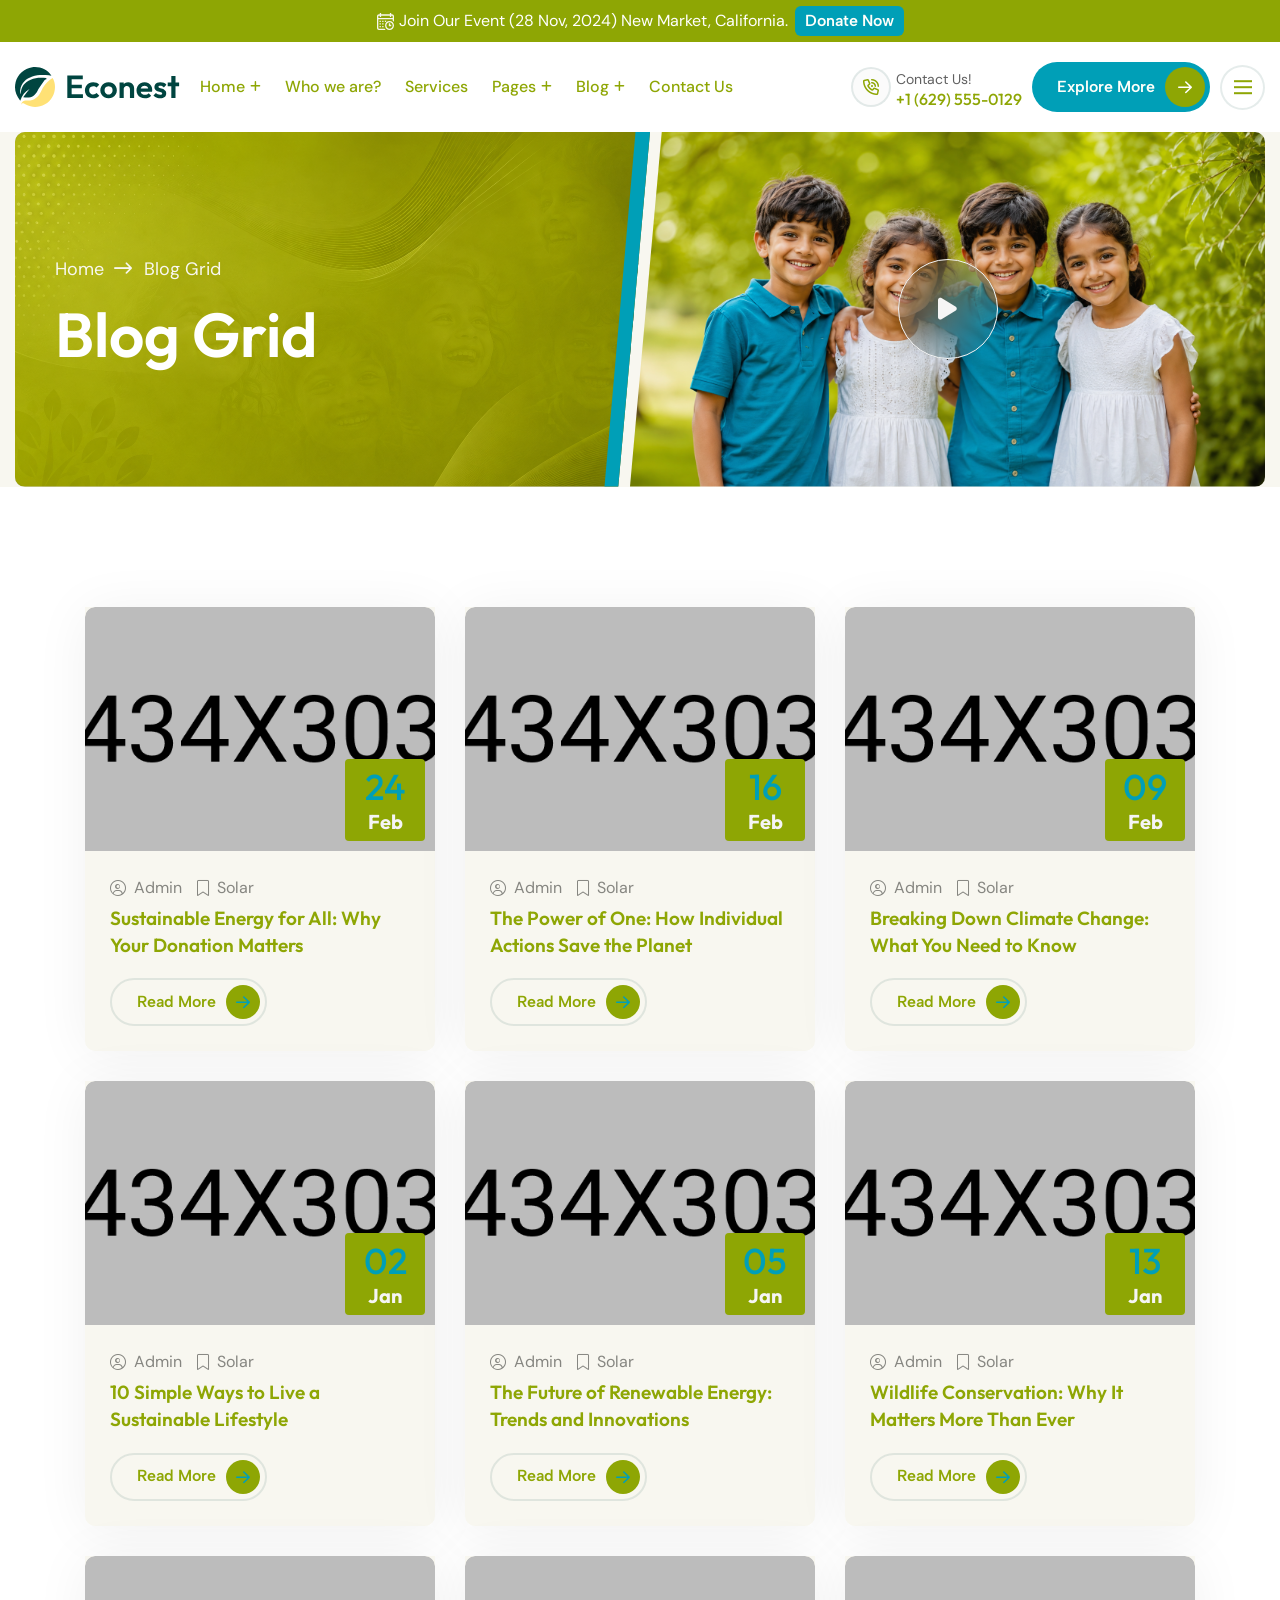
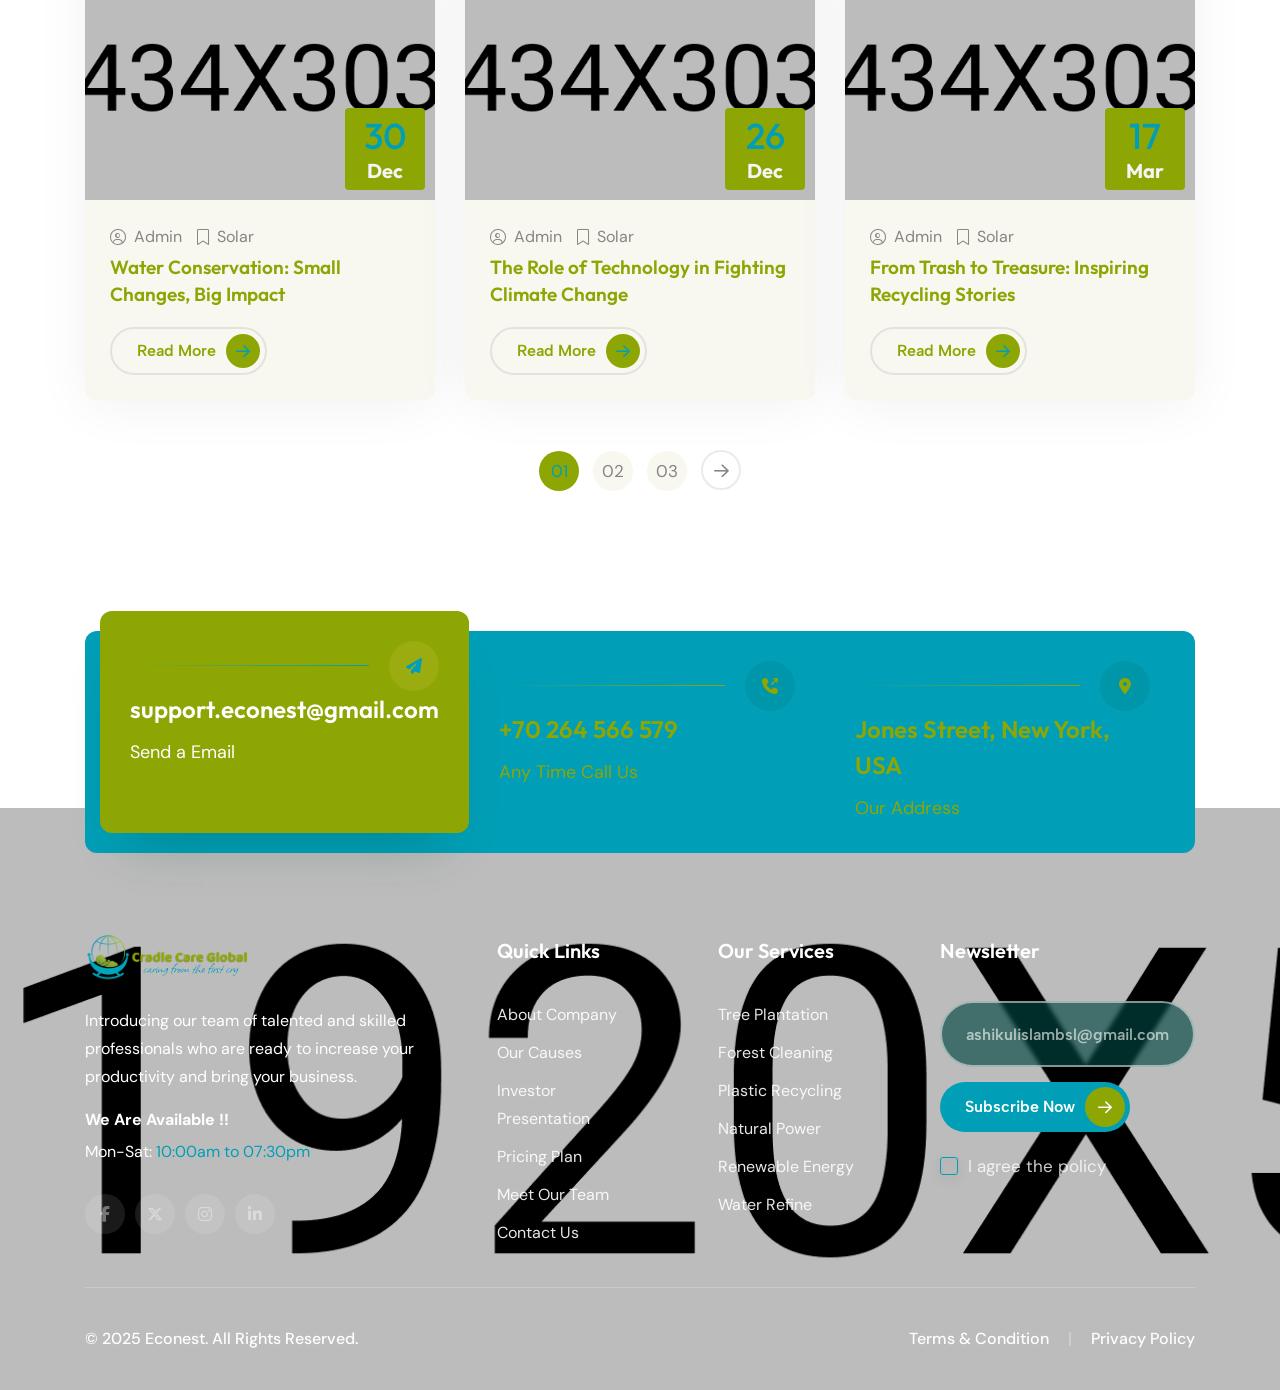
<file: blog-grid.html>
<!DOCTYPE html>
<html lang="en">
<head>
	<!-- Required meta tags -->
	<meta charset="utf-8">
	<meta name="viewport" content="width=device-width, initial-scale=1, shrink-to-fit=no">

	<title>Econest</title>

	<!-- Favicon -->
	<link rel="shortcut icon" type="image/x-icon" href="assets/img/logo/favicon.webp">

	<!-- Google fonts -->
	<link rel="preconnect" href="https://fonts.googleapis.com">
	<link rel="preconnect" href="https://fonts.gstatic.com" crossorigin>
	<link href="https://fonts.googleapis.com/css2?family=Albert+Sans:ital,wght@0,100..900;1,100..900&family=DM+Sans:ital,opsz,wght@0,9..40,100..1000;1,9..40,100..1000&family=Outfit:wght@100..900&display=swap" rel="stylesheet">

	<!-- Vendors Css -->
	<link rel="stylesheet" href="assets/vendor/animate/animate.min.css">
	<link rel="stylesheet" href="assets/vendor/fontawesome-pro/fontawesome.min.css">
	<link rel="stylesheet" href="assets/vendor/bootstrap/bootstrap.min.css">
	<link rel="stylesheet" href="assets/vendor/swiper/swiper-bundle.min.css">
	<link rel="stylesheet" href="assets/vendor/aos/aos.css">
	<link rel="stylesheet" href="assets/vendor/fancybox/fancybox.css">

	<!-- Main CSS -->
	<link rel="stylesheet" href="assets/css/spacing.css">
	<link rel="stylesheet" href="assets/css/main.css">
</head>

<body>
<!-- preloader start-->
<div id="preloader">
	<div class="preloader">
		<img src="assets/img/thumbs/preloader.gif" alt="preloader">
	</div>
</div>
<!-- preloader end  -->

<!-- header-section start -->
<header class="header-section">
	<div class="top-bar d-none d-md-block">
		<div class="container-fluid">
			<div class="row">
				<div class="col-xl-12">
					<div class="top-bar-content text-center">
						<div class="text-wrap">
							<img alt="icon" src="assets/img/icons/calendar-time.svg"> <span>Join Our Event (28 Nov, 2024) New Market, California.</span>
						</div>
						<a class="e-primary-btn is-hover-white top-btn" href="donations.html">Donate Now</a>
					</div>
				</div>
			</div>
		</div>
	</div>
	<div class="header-bottom">
		<div class="container-fluid">
			<div class="row">
				<div class="col-xl-12">
					<div class="header-bottom-layout">
						<div class="header-left">
							<div class="logo-wrap">
								<a href="index.html"><img alt="logo" src="assets/img/logo/logo.svg"></a>
							</div>
							<nav class="main-menu d-none d-xl-block">
								<ul>
									<li class="has-dropdown">
										<a href="#">Home</a>
										<ul class="sub-menu">
											<li>
												<a href="index.html">Home 01</a>
											</li>
											<li>
												<a href="index-2.html">Home 02</a>
											</li>
											<li>
												<a href="index-3.html">Home 03</a>
											</li>
											<li>
												<a href="index-4.html">Home 04</a>
											</li>
											<li>
												<a href="index-5.html">Home 05</a>
											</li>
										</ul>
									</li>
									<li>
										<a href="about.html">Who we are?</a>
									</li>
									<li>
										<a href="services.html">Services</a>
									</li>
									<li class="has-dropdown">
										<a href="#">Pages</a>
										<ul class="sub-menu">
											<li>
												<a href="services-details.html">Services Details</a>
											</li>
											<li>
												<a href="project.html">Projects</a>
											</li>
											<li>
												<a href="project-details.html">Project Details</a>
											</li>
											<li>
												<a href="camping.html">Camping</a>
											</li>
											<li>
												<a href="camping-details.html">Camping Details</a>
											</li>
											<li>
												<a href="camping-donation.html">Camping Donation</a>
											</li>
											<li>
												<a href="donations.html">Donation</a>
											</li>
											<li>
												<a href="be-volunteer.html">Become a Volunteer</a>
											</li>
											<li>
												<a href="volunteer.html">Volunteers</a>
											</li>
											<li>
												<a href="volunteer-details.html">Volunteer Details</a>
											</li>
										</ul>
									</li>
									<li class="has-dropdown">
										<a href="#">Blog</a>
										<ul class="sub-menu">
											<li>
												<a href="blog-grid.html">Blog Grid</a>
											</li>
											<li>
												<a href="blog-standard.html">Blog Standard</a>
											</li>
											<li>
												<a href="blog-details.html">Blog Details</a>
											</li>
										</ul>
									</li>
									<li>
										<a href="contact.html">Contact Us</a>
									</li>
								</ul>
							</nav>
						</div>
						<div class="header-right">
							<div class="header-info d-none d-xl-flex">
								<div class="header-info-icon">
									<i class="fa-regular fa-phone-volume"></i>
								</div>
								<div class="header-info-content">
									<span>Contact Us!</span>
									<p><a href="tel:+1629555-0129">+1 (629) 555-0129</a></p>
								</div>
							</div>
							<div class="header-btn-wrap d-none d-xl-flex">
								<a class="e-primary-btn has-icon" href="services.html">
									Explore More
									<span class="icon-wrap"><span class="icon"><i class="fa-regular fa-arrow-right"></i> <i class="fa-regular fa-arrow-right"></i></span></span>
								</a>
							</div>
							<div class="header-bar open-sidebar d-none d-xl-flex" data-toggle="sidebar">
								<div class="bar bar-1"></div>
								<div class="bar bar-2"></div>
								<div class="bar bar-3"></div>
							</div>
							<div class="header-bar open-mobile-menu d-xl-none" data-toggle="menubar">
								<div class="bar bar-1"></div>
								<div class="bar bar-2"></div>
								<div class="bar bar-3"></div>
							</div>
						</div>
					</div>
				</div>
			</div>
		</div>
	</div>
</header>
<!-- header-section end -->

<!-- off-canvas-sidebar start -->
<div class="off-canvas-sidebar">
	<div class="off-canvas-sidebar-body">
		<div class="off-canvas-sidebar-close" data-close="sidebar">
			<i class="fa-regular fa-xmark"></i>
		</div>
		<div class="off-canvas-logo m-b-20">
			<a href="index.html">
				<img src="assets/img/logo/logo.svg" alt="logo"/>
			</a>
		</div>
		<div class="off-canvas-text m-b-30">
			<p>
				Ratione doloribus optio minus cum ab. Nostrum rerum minus sapiente eveniet fuga quos tenetur Bicycle
				rights taxidermy knausgaard, 3 wolf moon schlitz kombucha freegan ugh ethical kogi Déjà en recherche de
				nouvelle inspiration pour la prochaine collection, qui sera toujours inspirée de ses origines suisses de
				son savoir-faire an nouveau matériel arrive!
			</p>
		</div>
		<div class="off-canvas-thumb m-b-40">
			<img src="assets/img/thumbs/thumb-3.webp" alt="thumb">
		</div>
		<div class="off-canvas-contact m-b-40">
			<div class="off-canvas-contact-item">
				<div class="icon">
					<i class="fa-solid fa-location-dot"></i>
				</div>
				<div class="text">
					<h6>Address</h6>
					<p>Jones Street, New York, USA</p>
				</div>
			</div>
			<a href="mailto:support@example.com" class="off-canvas-contact-item">
				<div class="icon">
					<i class="fa-solid fa-paper-plane"></i>
				</div>
				<div class="text">
					<h6>Email</h6>
					<p>Support@example.com</p>
				</div>
			</a>
			<a href="tel:+70264566579" class="off-canvas-contact-item">
				<div class="icon">
					<i class="fa-solid fa-phone-arrow-up-right"></i>
				</div>
				<div class="text">
					<h6>Phone</h6>
					<p>+70 264 566 579</p>
				</div>
			</a>
		</div>
		<div class="off-canvas-social-links">
			<a href="https://facebook.com">
				<i class="fab fa-facebook-f"></i>
			</a>
			<a href="https://twitter.com">
				<i class="fab fa-x-twitter"></i>
			</a>
			<a href="https://www.instagram.com">
				<i class="fab fa-instagram"></i>
			</a>
			<a href="https://linkedin.com">
				<i class="fab fa-linkedin-in"></i>
			</a>
		</div>
	</div>
	<div class="off-canvas-sidebar-overlay" data-close="sidebar"></div>
</div>
<!-- off-canvas-sidebar end -->

<!-- off-canvas-menubar start -->
<div class="off-canvas-menubar">
	<div class="off-canvas-menubar-body">
		<div class="off-canvas-head">
			<div class="off-canvas-logo">
				<a href="index.html">
					<img src="assets/img/logo/logo.svg" alt="logo"/>
				</a>
			</div>
			<div class="off-canvas-menubar-close" data-close="menubar">
				<i class="fa-regular fa-xmark"></i>
			</div>
		</div>

		<div class="off-canvas-menu">
			<ul>
				<li class="has-dropdown">
					<a href="#">Home</a>
					<ul class="sub-menu">
						<li><a href="index.html">Home 01</a></li>
						<li><a href="index-2.html">Home 02</a></li>
						<li><a href="index-3.html">Home 03</a></li>
						<li><a href="index-4.html">Home 04</a></li>
						<li><a href="index-5.html">Home 05</a></li>
					</ul>
				</li>
				<li><a href="about.html">Who we are?</a></li>
				<li><a href="services.html">Services</a></li>
				<li class="has-dropdown">
					<a href="#">Pages</a>
					<ul class="sub-menu">
						<li><a href="services-details.html">Services Details</a></li>
						<li><a href="project.html">Projects</a></li>
						<li><a href="project-details.html">Project Details</a></li>
						<li><a href="camping.html">Camping</a></li>
						<li><a href="camping-details.html">Camping Details</a></li>
						<li><a href="camping-donation.html">Camping Donation</a></li>
						<li><a href="donations.html">Donation</a></li>
						<li><a href="be-volunteer.html">Become a Volunteer</a></li>
						<li><a href="volunteer.html">Volunteers</a></li>
						<li><a href="volunteer-details.html">Volunteer Details</a></li>
					</ul>
				</li>
				<li class="has-dropdown">
					<a href="#">Blog</a>
					<ul class="sub-menu">
						<li><a href="blog-grid.html">Blog Grid</a></li>
						<li><a href="blog-standard.html">Blog Standard</a></li>
						<li><a href="blog-details.html">Blog Details</a></li>
					</ul>
				</li>
				<li><a href="contact.html">Contact Us</a></li>
			</ul>
		</div>
	</div>
	<div class="off-canvas-menubar-overlay" data-close="menubar"></div>
</div>
<!-- off-canvas-menubar end -->

<main>
	<!-- breadcrumb-section start -->
	<section class="breadcrumb-section bg-cream">
		<div class="container-fluid">
			<div class="row g-0">
				<div class="col-xl-6 col-lg-6">
					<div class="breadcrumb-content" style="background-image: url(assets/img/bg/breadcrumb-bg.webp)">
						<div class="breadcrumb-nav" data-aos="fade-up" data-aos-duration="1000" data-aos-delay="200">
							<ul>
								<li><a href="index.html">Home</a></li>
								<li><a href="#">Blog Grid</a></li>
							</ul>
						</div>
						<div class="breadcrumb-title" data-aos="fade-up" data-aos-duration="1000" data-aos-delay="400">
							<h2>Blog Grid</h2>
						</div>
						<div class="shape-1">
							<img src="assets/img/shapes/shape-1.webp" alt="shape"/>
						</div>
					</div>
				</div>
				<div class="col-xl-6 col-lg-6 d-none d-lg-block">
					<div class="breadcrumb-thumb">
						<img src="assets/img/thumbs/thumb-1.webp" alt="thumb"/>
						<a href="https://www.youtube.com/watch?v=fLeJJPxua3E&amp;ab_channel=Motiversity" data-fancybox="" class="video-play-btn">
							<i class="fa-solid fa-play"></i>
						</a>
					</div>
				</div>
			</div>
		</div>
	</section>
	<!-- breadcrumb-section end -->

	<!-- volunteer-section start -->
	<section class="blog-section p-t-120 p-b-120 p-t-lg-80 p-b-lg-80 p-t-md-60 p-b-md-60 p-t-xs-60 p-b-xs-60">
		<div class="container">
			<div class="row" data-aos="fade-up" data-aos-duration="1000" data-aos-delay="600">
				<div class="col-xl-4 col-md-6 col-sm-12 m-b-30">
					<div class="blog-card-2">
						<div class="thumb">
							<a href="blog-details.html">
								<img src="assets/img/thumbs/thumb-32.webp" alt="thumb"/>
							</a>
							<div class="event-date">
								<h2>24</h2>
								<h5>Feb</h5>
							</div>
						</div>
						<div class="content">
							<div class="content-top p-0 m-b-20">
								<div class="author">
									<div class="admin">
										<i class="fa-light fa-circle-user"></i>
										<span>Admin</span>
									</div>
									<div class="solar">
										<i class="fa-light fa-bookmark"></i>
										<span>Solar</span>
									</div>
								</div>
								<div class="title">
									<h3>
										<a href="blog-details.html">
											Sustainable Energy for All: Why Your Donation Matters
										</a>
									</h3>
								</div>
							</div>
							<div class="content-bottom">
								<a href="blog-details.html" class="e-primary-btn has-icon has-small read-more-btn">
									Read More
									<span class="icon-wrap"><span class="icon"><i class="fa-regular fa-arrow-right"></i><i class="fa-regular fa-arrow-right"></i></span></span>
								</a>
							</div>
						</div>
					</div>
				</div>
				<div class="col-xl-4 col-md-6 col-sm-12 m-b-30">
					<div class="blog-card-2">
						<div class="thumb">
							<a href="blog-details.html">
								<img src="assets/img/thumbs/thumb-142.webp" alt="thumb"/>
							</a>
							<div class="event-date">
								<h2>16</h2>
								<h5>Feb</h5>
							</div>
						</div>
						<div class="content">
							<div class="content-top p-0 m-b-20">
								<div class="author">
									<div class="admin">
										<i class="fa-light fa-circle-user"></i>
										<span>Admin</span>
									</div>
									<div class="solar">
										<i class="fa-light fa-bookmark"></i>
										<span>Solar</span>
									</div>
								</div>
								<div class="title">
									<h3>
										<a href="blog-details.html">
											The Power of One: How Individual Actions Save the
											Planet
										</a>
									</h3>
								</div>
							</div>
							<div class="content-bottom">
								<a href="blog-details.html" class="e-primary-btn has-icon has-small read-more-btn">
									Read More
									<span class="icon-wrap"><span class="icon"><i class="fa-regular fa-arrow-right"></i><i class="fa-regular fa-arrow-right"></i></span></span>
								</a>
							</div>
						</div>
					</div>
				</div>
				<div class="col-xl-4 col-md-6 col-sm-12 m-b-30">
					<div class="blog-card-2">
						<div class="thumb">
							<a href="blog-details.html">
								<img src="assets/img/thumbs/thumb-135.webp" alt="thumb"/>
							</a>
							<div class="event-date">
								<h2>09</h2>
								<h5>Feb</h5>
							</div>
						</div>
						<div class="content">
							<div class="content-top p-0 m-b-20">
								<div class="author">
									<div class="admin">
										<i class="fa-light fa-circle-user"></i>
										<span>Admin</span>
									</div>
									<div class="solar">
										<i class="fa-light fa-bookmark"></i>
										<span>Solar</span>
									</div>
								</div>
								<div class="title">
									<h3>
										<a href="blog-details.html">
											Breaking Down Climate Change: What You Need to Know
										</a>
									</h3>
								</div>
							</div>
							<div class="content-bottom">
								<a href="blog-details.html" class="e-primary-btn has-icon has-small read-more-btn">
									Read More
									<span class="icon-wrap"><span class="icon"><i class="fa-regular fa-arrow-right"></i><i class="fa-regular fa-arrow-right"></i></span></span>
								</a>
							</div>
						</div>
					</div>
				</div>
				<div class="col-xl-4 col-md-6 col-sm-12 m-b-30">
					<div class="blog-card-2">
						<div class="thumb">
							<a href="blog-details.html">
								<img src="assets/img/thumbs/thumb-136.webp" alt="thumb"/>
							</a>
							<div class="event-date">
								<h2>02</h2>
								<h5>Jan</h5>
							</div>
						</div>
						<div class="content">
							<div class="content-top p-0 m-b-20">
								<div class="author">
									<div class="admin">
										<i class="fa-light fa-circle-user"></i>
										<span>Admin</span>
									</div>
									<div class="solar">
										<i class="fa-light fa-bookmark"></i>
										<span>Solar</span>
									</div>
								</div>
								<div class="title">
									<h3>
										<a href="blog-details.html">
											10 Simple Ways to Live a Sustainable Lifestyle
										</a>
									</h3>
								</div>
							</div>
							<div class="content-bottom">
								<a href="blog-details.html" class="e-primary-btn has-icon has-small read-more-btn">
									Read More
									<span class="icon-wrap"><span class="icon"><i class="fa-regular fa-arrow-right"></i><i class="fa-regular fa-arrow-right"></i></span></span>
								</a>
							</div>
						</div>
					</div>
				</div>
				<div class="col-xl-4 col-md-6 col-sm-12 m-b-30">
					<div class="blog-card-2">
						<div class="thumb">
							<a href="blog-details.html">
								<img src="assets/img/thumbs/thumb-137.webp" alt="thumb"/>
							</a>
							<div class="event-date">
								<h2>05</h2>
								<h5>Jan</h5>
							</div>
						</div>
						<div class="content">
							<div class="content-top p-0 m-b-20">
								<div class="author">
									<div class="admin">
										<i class="fa-light fa-circle-user"></i>
										<span>Admin</span>
									</div>
									<div class="solar">
										<i class="fa-light fa-bookmark"></i>
										<span>Solar</span>
									</div>
								</div>
								<div class="title">
									<h3>
										<a href="blog-details.html">
											The Future of Renewable Energy: Trends and Innovations
										</a>
									</h3>
								</div>
							</div>
							<div class="content-bottom">
								<a href="blog-details.html" class="e-primary-btn has-icon has-small read-more-btn">
									Read More
									<span class="icon-wrap">
                                        <span class="icon"><i class="fa-regular fa-arrow-right"></i><i class="fa-regular fa-arrow-right"></i></span>
									</span>
								</a>
							</div>
						</div>
					</div>
				</div>
				<div class="col-xl-4 col-md-6 col-sm-12 m-b-30">
					<div class="blog-card-2">
						<div class="thumb">
							<a href="blog-details.html">
								<img src="assets/img/thumbs/thumb-138.webp" alt="thumb"/>
							</a>
							<div class="event-date">
								<h2>13</h2>
								<h5>Jan</h5>
							</div>
						</div>
						<div class="content">
							<div class="content-top p-0 m-b-20">
								<div class="author">
									<div class="admin">
										<i class="fa-light fa-circle-user"></i>
										<span>Admin</span>
									</div>
									<div class="solar">
										<i class="fa-light fa-bookmark"></i>
										<span>Solar</span>
									</div>
								</div>
								<div class="title">
									<h3>
										<a href="blog-details.html">
											Wildlife Conservation: Why It Matters More Than Ever
										</a>
									</h3>
								</div>
							</div>
							<div class="content-bottom">
								<a href="blog-details.html" class="e-primary-btn has-icon has-small read-more-btn">
									Read More
									<span class="icon-wrap">
										<span class="icon"><i class="fa-regular fa-arrow-right"></i><i class="fa-regular fa-arrow-right"></i></span>
                                    </span>
								</a>
							</div>
						</div>
					</div>
				</div>
				<div class="col-xl-4 col-md-6 col-sm-12 m-b-30">
					<div class="blog-card-2">
						<div class="thumb">
							<a href="blog-details.html">
								<img src="assets/img/thumbs/thumb-139.webp" alt="thumb"/>
							</a>
							<div class="event-date">
								<h2>30</h2>
								<h5>Dec</h5>
							</div>
						</div>
						<div class="content">
							<div class="content-top p-0 m-b-20">
								<div class="author">
									<div class="admin">
										<i class="fa-light fa-circle-user"></i>
										<span>Admin</span>
									</div>
									<div class="solar">
										<i class="fa-light fa-bookmark"></i>
										<span>Solar</span>
									</div>
								</div>
								<div class="title">
									<h3>
										<a href="blog-details.html">
											Water Conservation: Small Changes, Big Impact
										</a>
									</h3>
								</div>
							</div>
							<div class="content-bottom">
								<a href="blog-details.html" class="e-primary-btn has-icon has-small read-more-btn">
									Read More
									<span class="icon-wrap">
										<span class="icon"><i class="fa-regular fa-arrow-right"></i><i class="fa-regular fa-arrow-right"></i></span>
                                    </span>
								</a>
							</div>
						</div>
					</div>
				</div>
				<div class="col-xl-4 col-md-6 col-sm-12 m-b-30">
					<div class="blog-card-2">
						<div class="thumb">
							<a href="blog-details.html">
								<img src="assets/img/thumbs/thumb-140.webp" alt="thumb"/>
							</a>
							<div class="event-date">
								<h2>26</h2>
								<h5>Dec</h5>
							</div>
						</div>
						<div class="content">
							<div class="content-top p-0 m-b-20">
								<div class="author">
									<div class="admin">
										<i class="fa-light fa-circle-user"></i>
										<span>Admin</span>
									</div>
									<div class="solar">
										<i class="fa-light fa-bookmark"></i>
										<span>Solar</span>
									</div>
								</div>
								<div class="title">
									<h3>
										<a href="blog-details.html">
											The Role of Technology in Fighting Climate Change
										</a>
									</h3>
								</div>
							</div>
							<div class="content-bottom">
								<a href="blog-details.html"
								   class="e-primary-btn has-icon has-small read-more-btn">
									Read More
									<span class="icon-wrap">
										<span class="icon"><i class="fa-regular fa-arrow-right"></i><i class="fa-regular fa-arrow-right"></i></span>
                                    </span>
								</a>
							</div>
						</div>
					</div>
				</div>
				<div class="col-xl-4 col-md-6 col-sm-12 m-b-30">
					<div class="blog-card-2">
						<div class="thumb">
							<a href="blog-details.html">
								<img src="assets/img/thumbs/thumb-141.webp" alt="thumb"/>
							</a>
							<div class="event-date">
								<h2>17</h2>
								<h5>Mar</h5>
							</div>
						</div>
						<div class="content">
							<div class="content-top p-0 m-b-20">
								<div class="author">
									<div class="admin">
										<i class="fa-light fa-circle-user"></i>
										<span>Admin</span>
									</div>
									<div class="solar">
										<i class="fa-light fa-bookmark"></i>
										<span>Solar</span>
									</div>
								</div>
								<div class="title">
									<h3>
										<a href="blog-details.html">
											From Trash to Treasure: Inspiring Recycling Stories
										</a>
									</h3>
								</div>
							</div>
							<div class="content-bottom">
								<a href="blog-details.html"
										class="e-primary-btn has-icon has-small read-more-btn">
									Read More
									<span class="icon-wrap">
										<span class="icon"><i class="fa-regular fa-arrow-right"></i><i class="fa-regular fa-arrow-right"></i></span>
                                    </span>
								</a>
							</div>
						</div>
					</div>
				</div>
			</div>
			<div class="row justify-content-center text-center m-t-20" data-aos="fade-up" data-aos-duration="1000"
			     data-aos-delay="200">
				<div class="col-xl-6">
					<div class="project-pagination">
						<ul>
							<li class="active"><a href="#">01</a></li>
							<li><a href="#">02</a></li>
							<li><a href="#">03</a></li>
							<li class="icon"><a href="#"><i class="fa-regular fa-arrow-right"></i></a></li>
						</ul>
					</div>
				</div>
			</div>
		</div>
	</section>
	<!-- volunteer-section start -->

	<!-- contact-info-section start -->
	<section class="contact-info-section">
		<div class="container">
			<div class="row">
				<div class="col-xl-12">
					<div class="contact-info-layout">
						<a href="mailto:support.econest@gmail.com"
								class="contact-info active">
							<div class="icon-wrap">
								<div class="icon-shape"></div>
								<div class="icon">
									<i class="fa-solid fa-paper-plane"></i>
								</div>
							</div>
							<h3>support.econest@gmail.com</h3>
							<p>Send a Email</p>
						</a>
						<a href="tel:+70264566579" class="contact-info">
							<div class="icon-wrap">
								<div class="icon-shape"></div>
								<div class="icon">
									<i class="fa-solid fa-phone-arrow-up-right"></i>
								</div>
							</div>
							<h3>+70 264 566 579</h3>
							<p>Any Time Call Us</p>
						</a>
						<a href="#" class="contact-info">
							<div class="icon-wrap">
								<div class="icon-shape"></div>
								<div class="icon">
									<i class="fa-solid fa-location-dot"></i>
								</div>
							</div>
							<h3>Jones Street, New York, USA</h3>
							<p>Our Address</p>
						</a>
					</div>
				</div>
			</div>
		</div>
	</section>
	<!-- contact-info-section end -->
</main>

<!-- footer-section start -->
<footer class="footer-section p-t-125" style="background-image: url(assets/img/bg/footer-bg.webp)">
	<div class="container">
		<div class="row justify-content-between row-gap-md-5 row-gap-4 p-b-30">
			<div class="col-xl-4 col-lg-8 col-md-7">
				<div class="footer-widget">
					<div class="about-widget">
						<div class="footer-logo">
							<a href="index.html"><img alt="logo" src="assets/img/logo/logo-white.svg"></a>
						</div>
						<div class="text">
							<p>
								Introducing our team of talented and skilled professionals who are ready to increase
								your productivity and bring your business.
							</p>
						</div>
						<div class="info">
							<p><b>We Are Available !!</b></p>
							<p>Mon-Sat: <span>10:00am to 07:30pm</span></p>
						</div>
						<div class="social-links">
							<a href="https://facebook.com"><i class="fab fa-facebook-f"></i></a>
							<a href="https://twitter.com"><i class="fab fa-x-twitter"></i></a>
							<a href="https://www.instagram.com"><i class="fab fa-instagram"></i></a>
							<a href="https://linkedin.com"><i class="fab fa-linkedin-in"></i></a>
						</div>
					</div>
				</div>
			</div>
			<div class="col-xl-2 col-lg-4 col-md-5">
				<div class="footer-widget">
					<h3 class="w-title">Quick Links</h3>
					<ul>
						<li>
							<a href="about.html">About Company</a>
						</li>
						<li>
							<a href="services.html">Our Causes</a>
						</li>
						<li>
							<a href="camping-donation.html">Investor Presentation</a>
						</li>
						<li>
							<a href="donations.html">Pricing Plan</a>
						</li>
						<li>
							<a href="volunteer.html">Meet Our Team</a>
						</li>
						<li>
							<a href="contact.html">Contact Us</a>
						</li>
					</ul>
				</div>
			</div>
			<div class="col-xl-2 col-lg-4 col-md-5">
				<div class="footer-widget">
					<h3 class="w-title">Our Services</h3>
					<ul>
						<li>
							<a href="camping-details.html">Tree Plantation</a>
						</li>
						<li>
							<a href="camping-donation.html">Forest Cleaning</a>
						</li>
						<li>
							<a href="services-details.html">Plastic Recycling</a>
						</li>
						<li>
							<a href="project.html">Natural Power</a>
						</li>
						<li>
							<a href="project.html">Renewable Energy</a>
						</li>
						<li>
							<a href="project-details.html">Water Refine</a>
						</li>
					</ul>
				</div>
			</div>
			<div class="col-xl-3 col-lg-4 col-md-5">
				<div class="footer-widget">
					<h3 class="w-title">Newsletter</h3>
					<div class="subscribe-form">
						<form action="#">
							<div class="input-wrap">
								<input placeholder="ashikulislambsl@gmail.com" type="text">
							</div>
							<div class="input-button">
								<button class="e-primary-btn has-icon is-hover-white" type="submit">Subscribe Now
									<span class="icon-wrap"><span class="icon"><i class="fa-regular fa-arrow-right"></i> <i class="fa-regular fa-arrow-right"></i></span></span>
								</button>
							</div>
							<div class="input-checkbox">
								<input id="agree" type="checkbox"> <label for="agree"><span class="check-mark"></span> I
								agree the policy</label>
							</div>
						</form>
					</div>
				</div>
			</div>
		</div>
		<div class="footer-bottom-3">
			<div class="footer-bottom-layout-2">
				<div class="footer-copyright">
					© 2025 Econest. All Rights Reserved.
				</div>
				<div class="footer-bottom-menu">
					<ul>
						<li>
							<a href="contact.html">Terms & Condition</a>
						</li>
						<li>
							<a href="contact.html">Privacy Policy</a>
						</li>
					</ul>
				</div>
			</div>
		</div>
	</div>
</footer>
<!-- footer-section end -->

<!-- Vendors Js -->
<script src="assets/vendor/jquery/jquery.min.js"></script>
<script src="assets/vendor/popper/popper.min.js"></script>
<script src="assets/vendor/bootstrap/bootstrap.min.js"></script>
<script src="assets/vendor/swiper/swiper-bundle.min.js"></script>
<script src="assets/vendor/aos/aos.js"></script>
<script src="assets/vendor/fancybox/fancybox.umd.js"></script>
<script src="assets/vendor/counter/purecounter.js"></script>

<!-- Main Js -->
<script src="assets/js/script.js"></script>
</body>
</html>
</file>
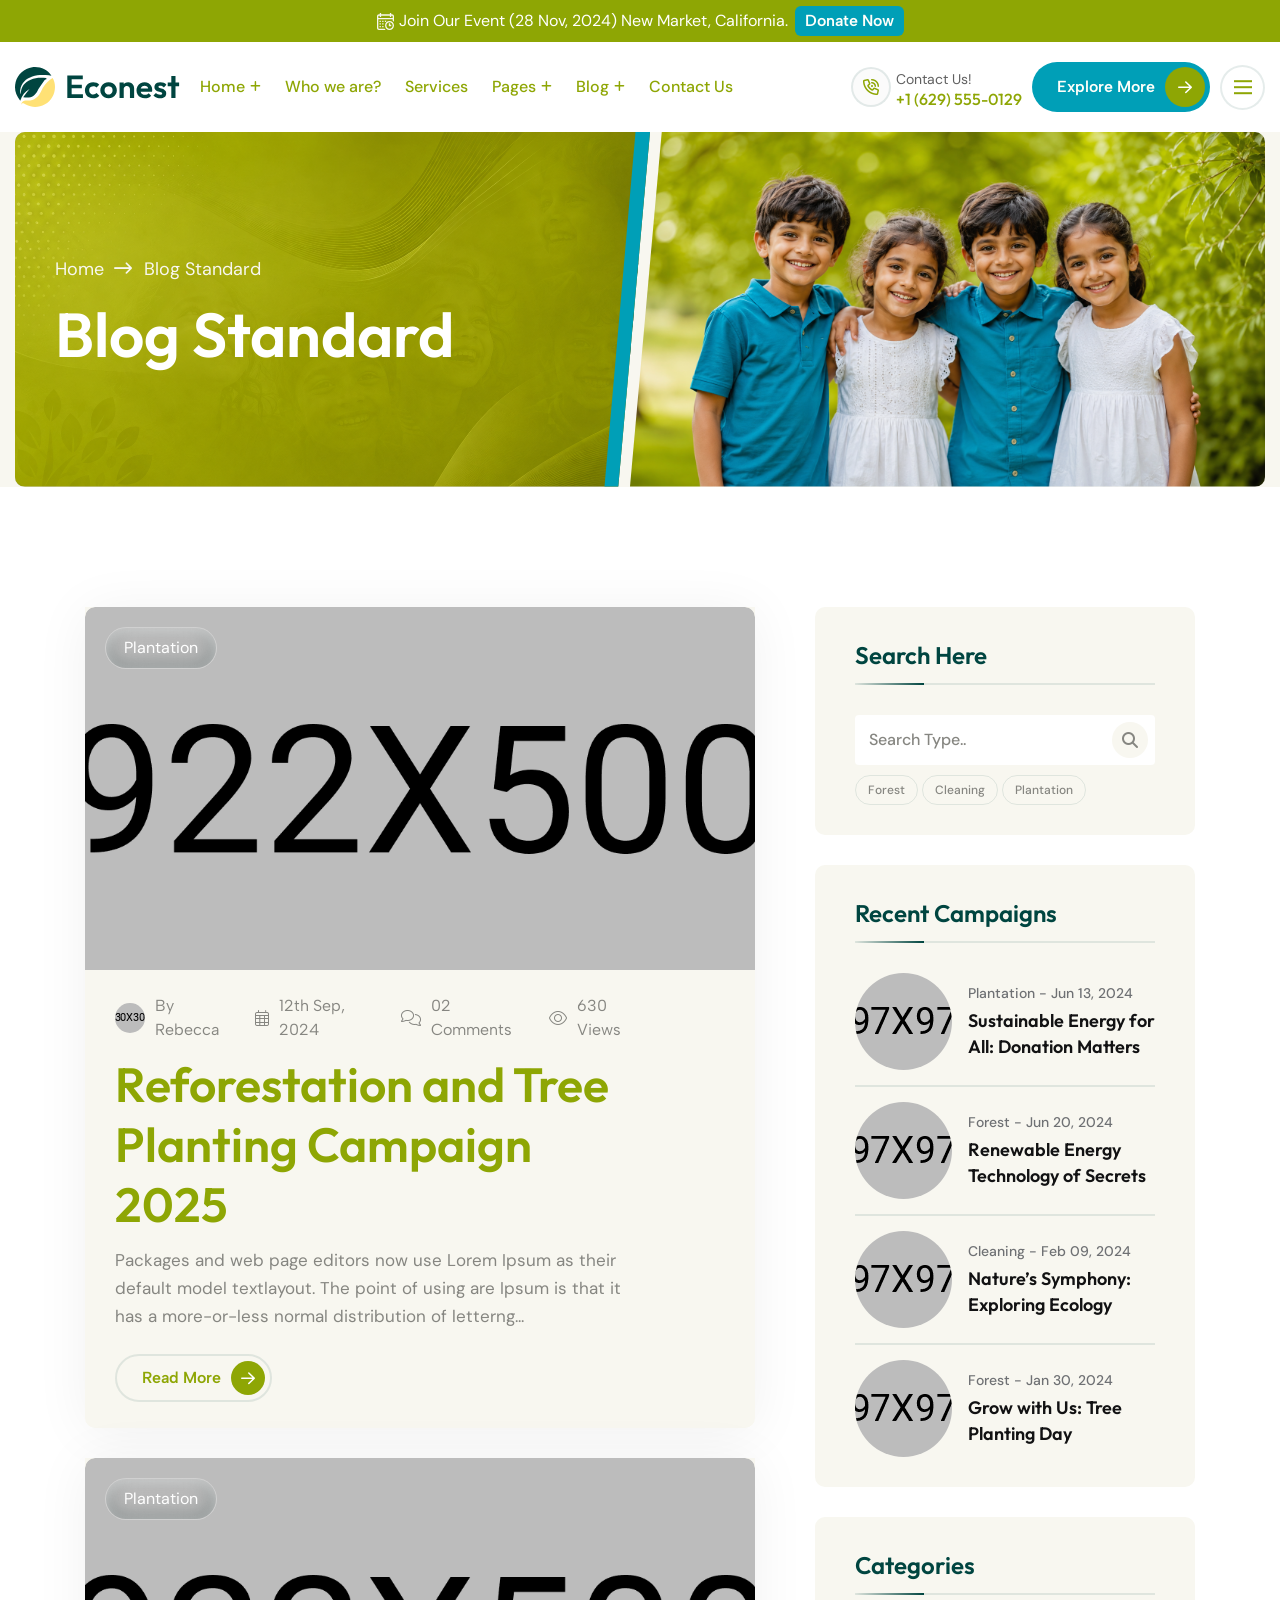
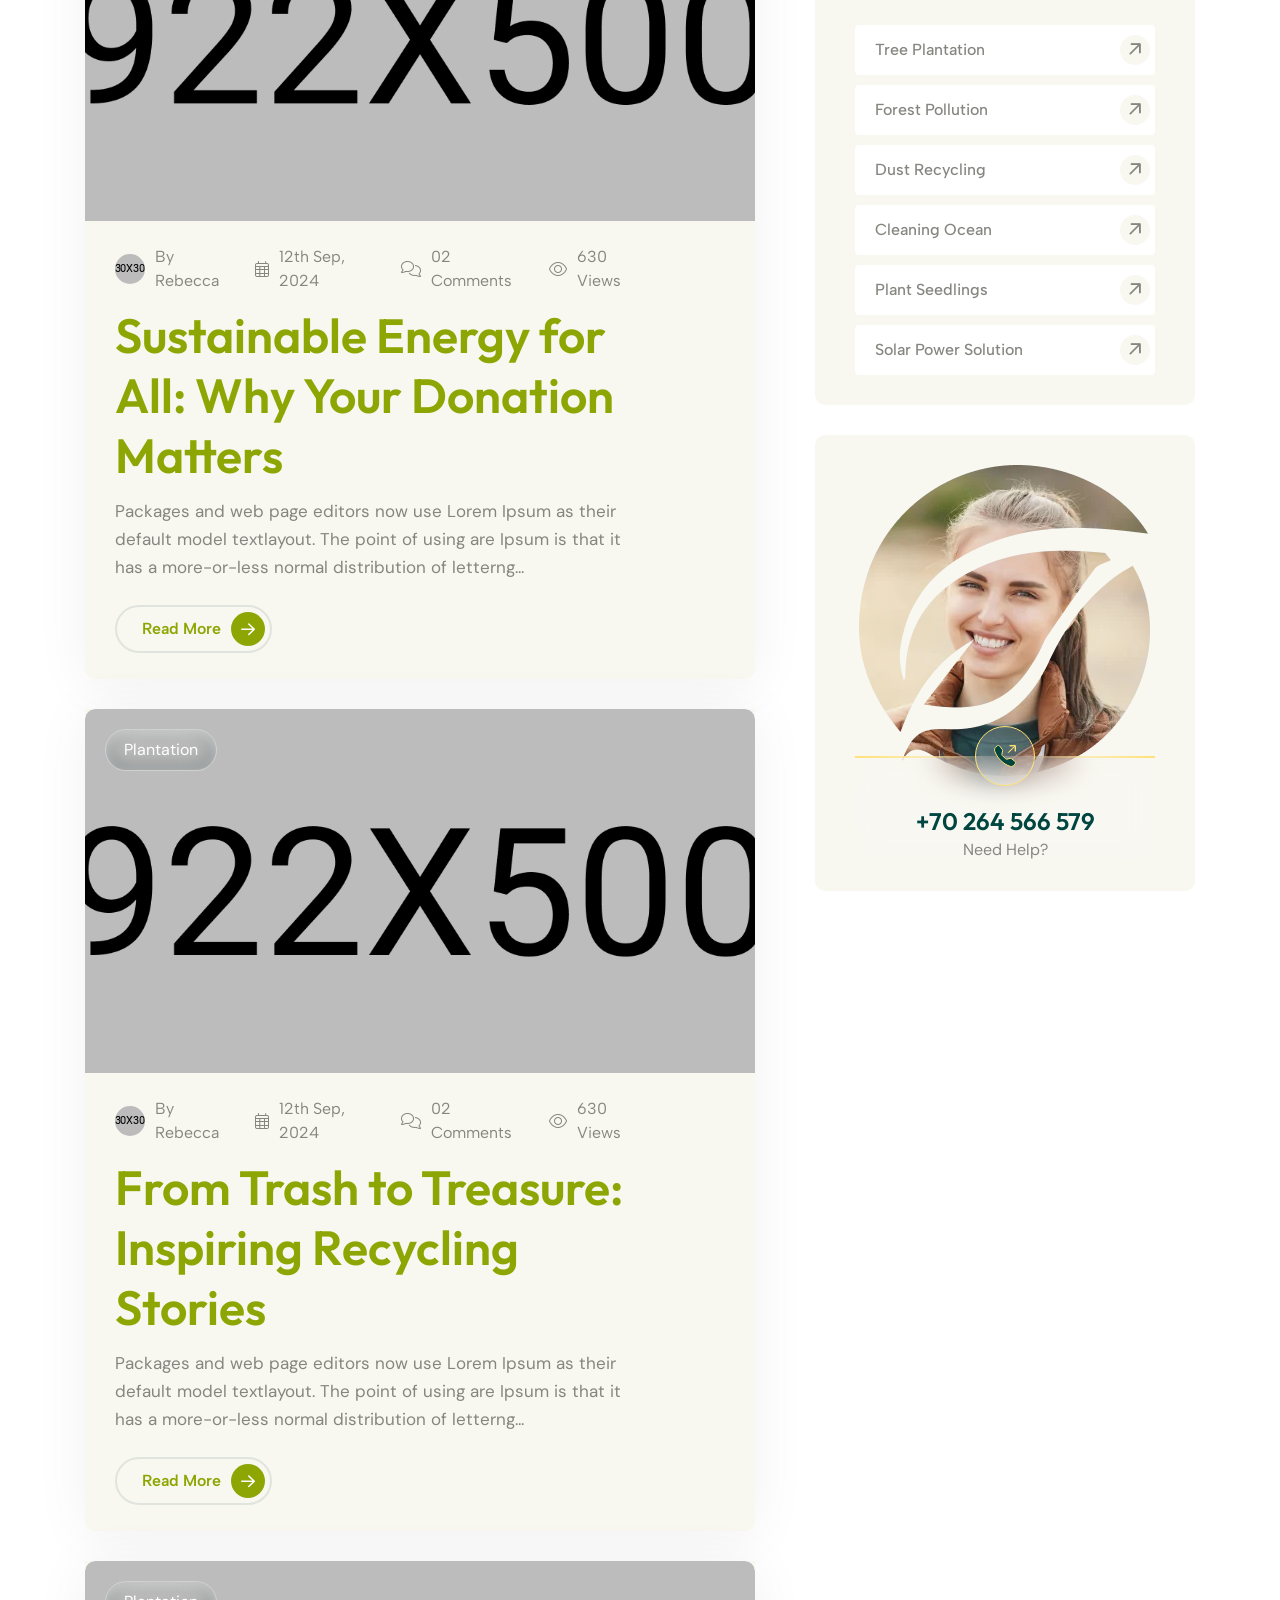
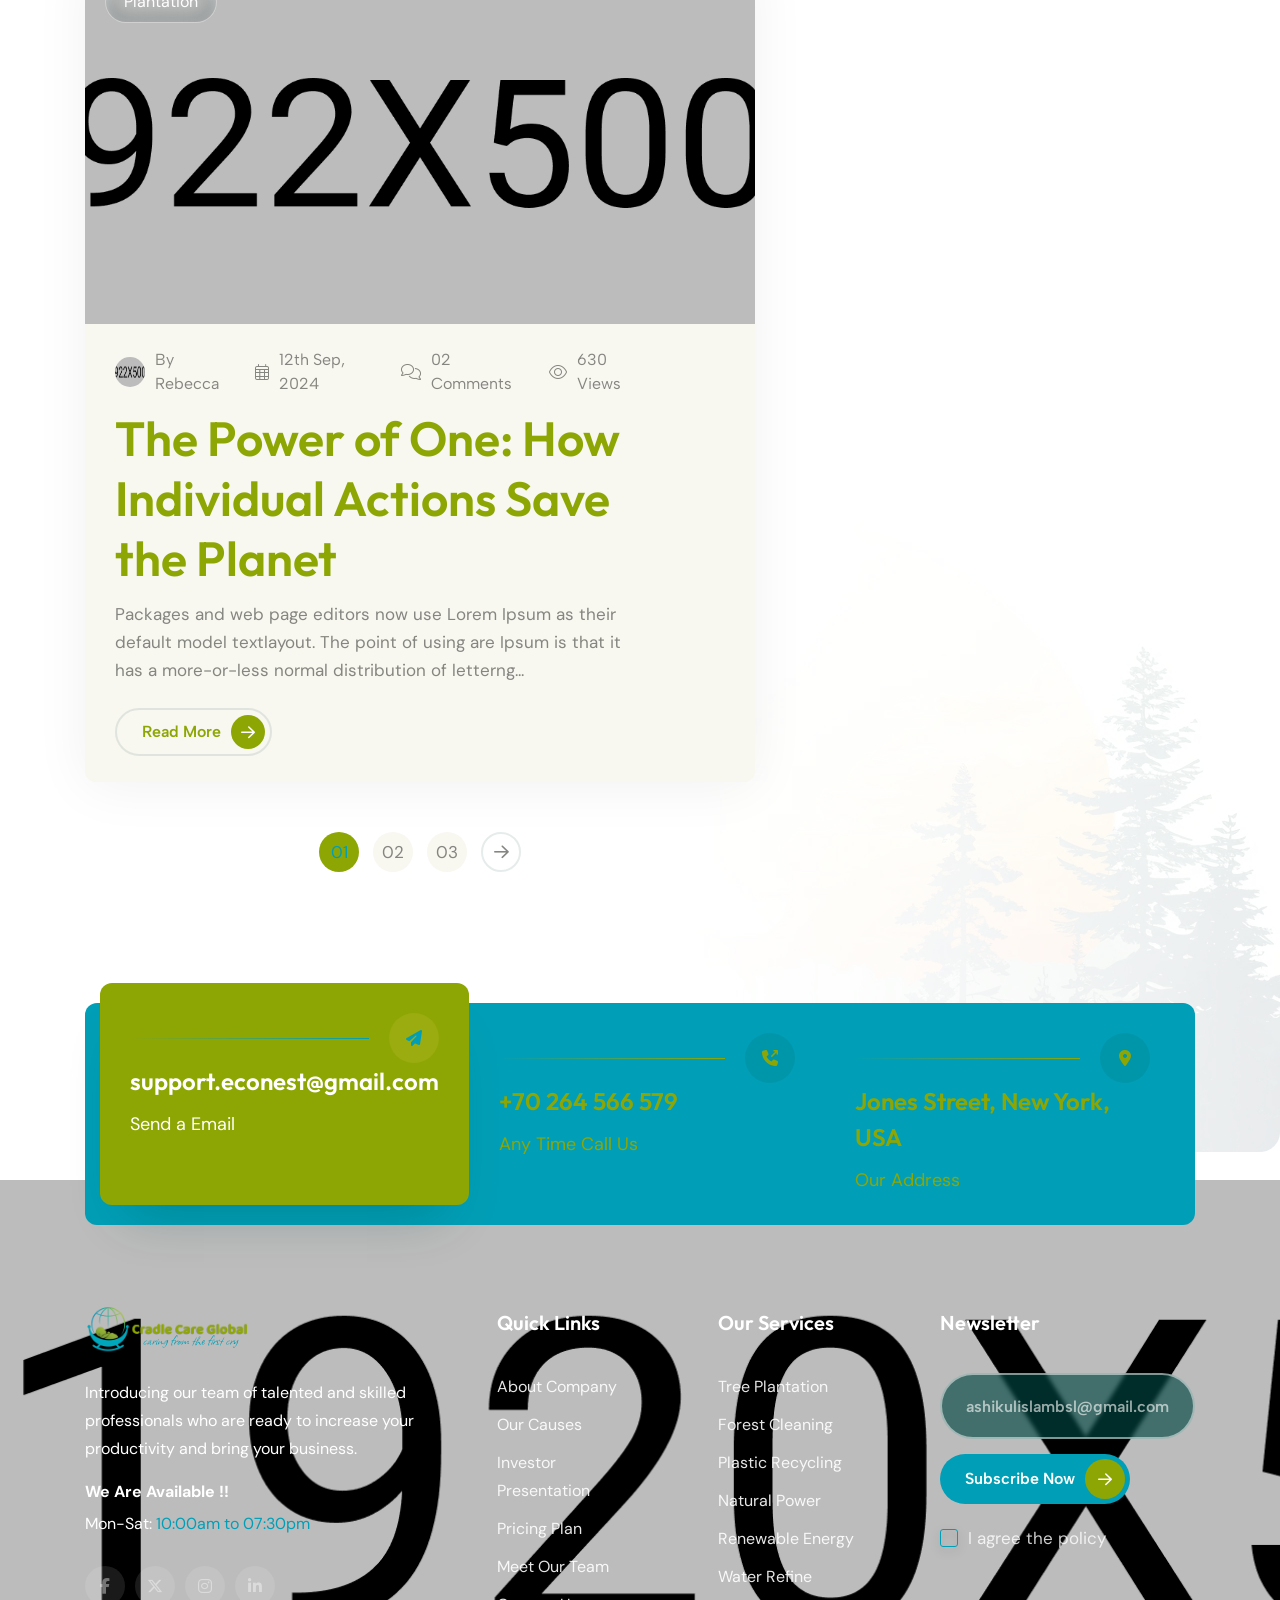
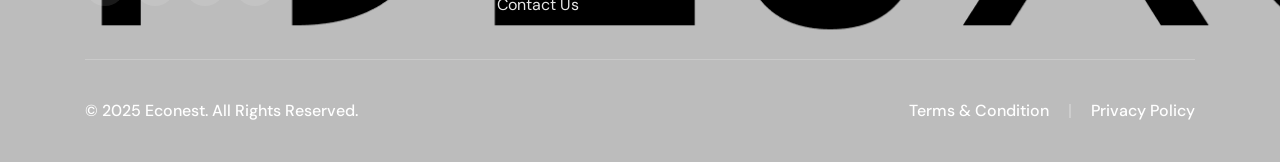
<file: blog-standard.html>
<!DOCTYPE html>
<html lang="en">

<head>
	<!-- Required meta tags -->
	<meta charset="utf-8">
	<meta name="viewport" content="width=device-width, initial-scale=1, shrink-to-fit=no">

	<title>Econest</title>

	<!-- Favicon -->
	<link rel="shortcut icon" type="image/x-icon" href="assets/img/logo/favicon.webp">

	<!-- Google fonts -->
	<link rel="preconnect" href="https://fonts.googleapis.com">
	<link rel="preconnect" href="https://fonts.gstatic.com" crossorigin>
	<link
		href="https://fonts.googleapis.com/css2?family=Albert+Sans:ital,wght@0,100..900;1,100..900&family=DM+Sans:ital,opsz,wght@0,9..40,100..1000;1,9..40,100..1000&family=Outfit:wght@100..900&display=swap"
		rel="stylesheet">

	<!-- Vendors Css -->
	<link rel="stylesheet" href="assets/vendor/animate/animate.min.css">
	<link rel="stylesheet" href="assets/vendor/fontawesome-pro/fontawesome.min.css">
	<link rel="stylesheet" href="assets/vendor/bootstrap/bootstrap.min.css">
	<link rel="stylesheet" href="assets/vendor/swiper/swiper-bundle.min.css">
	<link rel="stylesheet" href="assets/vendor/aos/aos.css">
	<link rel="stylesheet" href="assets/vendor/fancybox/fancybox.css">

	<!-- Main CSS -->
	<link rel="stylesheet" href="assets/css/spacing.css">
	<link rel="stylesheet" href="assets/css/main.css">
</head>

<body>
	<!-- preloader start-->
	<div id="preloader">
		<div class="preloader">
			<img src="assets/img/thumbs/preloader.gif" alt="preloader">
		</div>
	</div>
	<!-- preloader end  -->

	<!-- header-section start -->
	<header class="header-section">
		<div class="top-bar d-none d-md-block">
			<div class="container-fluid">
				<div class="row">
					<div class="col-xl-12">
						<div class="top-bar-content text-center">
							<div class="text-wrap">
								<img src="assets/img/icons/calendar-time.svg" alt="icon">
								<span>Join Our Event (28 Nov, 2024) New Market, California.</span>
							</div>
							<a href="donations.html" class="e-primary-btn is-hover-white top-btn">Donate Now</a>
						</div>
					</div>
				</div>
			</div>
		</div>
		<div class="header-bottom">
			<div class="container-fluid">
				<div class="row">
					<div class="col-xl-12">
						<div class="header-bottom-layout">
							<div class="header-left">
								<div class="logo-wrap">
									<a href="index.html">
										<img src="assets/img/logo/logo.svg" alt="logo">
									</a>
								</div>
								<nav class="main-menu d-none d-xl-block">
									<ul>
										<li class="has-dropdown">
											<a href="#">Home</a>
											<ul class="sub-menu">
												<li><a href="index.html">Home 01</a></li>
												<li><a href="index-2.html">Home 02</a></li>
												<li><a href="index-3.html">Home 03</a></li>
												<li><a href="index-4.html">Home 04</a></li>
												<li><a href="index-5.html">Home 05</a></li>
											</ul>
										</li>
										<li><a href="about.html">Who we are?</a></li>
										<li><a href="services.html">Services</a></li>
										<li class="has-dropdown">
											<a href="#">Pages</a>
											<ul class="sub-menu">
												<li><a href="services-details.html">Services Details</a></li>
												<li><a href="project.html">Projects</a></li>
												<li><a href="project-details.html">Project Details</a></li>
												<li><a href="camping.html">Camping</a></li>
												<li><a href="camping-details.html">Camping Details</a></li>
												<li><a href="camping-donation.html">Camping Donation</a></li>
												<li><a href="donations.html">Donation</a></li>
												<li><a href="be-volunteer.html">Become a Volunteer</a></li>
												<li><a href="volunteer.html">Volunteers</a></li>
												<li><a href="volunteer-details.html">Volunteer Details</a></li>
											</ul>
										</li>
										<li class="has-dropdown">
											<a href="#">Blog</a>
											<ul class="sub-menu">
												<li><a href="blog-grid.html">Blog Grid</a></li>
												<li><a href="blog-standard.html">Blog Standard</a></li>
												<li><a href="blog-details.html">Blog Details</a></li>
											</ul>
										</li>
										<li><a href="contact.html">Contact Us</a></li>
									</ul>
								</nav>
							</div>
							<div class="header-right">
								<div class="header-info d-none d-xl-flex">
									<div class="header-info-icon">
										<i class="fa-regular fa-phone-volume"></i>
									</div>
									<div class="header-info-content">
										<span>Contact Us!</span>
										<p><a href="tel:+1629555-0129">+1 (629) 555-0129</a></p>
									</div>
								</div>
								<div class="header-btn-wrap d-none d-xl-flex">
									<a href="services.html" class="e-primary-btn has-icon">
										Explore More
										<span class="icon-wrap">
											<span class="icon">
												<i class="fa-regular fa-arrow-right"></i>
												<i class="fa-regular fa-arrow-right"></i>
											</span>
										</span>
									</a>
								</div>
								<div class="header-bar open-sidebar d-none d-xl-flex" data-toggle="sidebar">
									<div class="bar bar-1"></div>
									<div class="bar bar-2"></div>
									<div class="bar bar-3"></div>
								</div>
								<div class="header-bar open-mobile-menu d-xl-none" data-toggle="menubar">
									<div class="bar bar-1"></div>
									<div class="bar bar-2"></div>
									<div class="bar bar-3"></div>
								</div>
							</div>
						</div>
					</div>
				</div>
			</div>
		</div>
	</header>
	<!-- header-section end -->

	<!-- off-canvas-sidebar start -->
	<div class="off-canvas-sidebar">
		<div class="off-canvas-sidebar-body">
			<div class="off-canvas-sidebar-close" data-close="sidebar">
				<i class="fa-regular fa-xmark"></i>
			</div>
			<div class="off-canvas-logo m-b-20">
				<a href="index.html">
					<img src="assets/img/logo/logo.svg" alt="logo" />
				</a>
			</div>
			<div class="off-canvas-text m-b-30">
				<p>
					Ratione doloribus optio minus cum ab. Nostrum rerum minus sapiente eveniet fuga quos tenetur Bicycle
					rights taxidermy knausgaard, 3 wolf moon schlitz kombucha freegan ugh ethical kogi Déjà en recherche
					de
					nouvelle inspiration pour la prochaine collection, qui sera toujours inspirée de ses origines
					suisses de
					son savoir-faire an nouveau matériel arrive!
				</p>
			</div>
			<div class="off-canvas-thumb m-b-40">
				<img src="assets/img/thumbs/thumb-3.webp" alt="thumb">
			</div>
			<div class="off-canvas-contact m-b-40">
				<div class="off-canvas-contact-item">
					<div class="icon">
						<i class="fa-solid fa-location-dot"></i>
					</div>
					<div class="text">
						<h6>Address</h6>
						<p>Jones Street, New York, USA</p>
					</div>
				</div>
				<a href="mailto:support@example.com" class="off-canvas-contact-item">
					<div class="icon">
						<i class="fa-solid fa-paper-plane"></i>
					</div>
					<div class="text">
						<h6>Email</h6>
						<p>Support@example.com</p>
					</div>
				</a>
				<a href="tel:+70264566579" class="off-canvas-contact-item">
					<div class="icon">
						<i class="fa-solid fa-phone-arrow-up-right"></i>
					</div>
					<div class="text">
						<h6>Phone</h6>
						<p>+70 264 566 579</p>
					</div>
				</a>
			</div>
			<div class="off-canvas-social-links">
				<a href="https://facebook.com">
					<i class="fab fa-facebook-f"></i>
				</a>
				<a href="https://twitter.com">
					<i class="fab fa-x-twitter"></i>
				</a>
				<a href="https://www.instagram.com">
					<i class="fab fa-instagram"></i>
				</a>
				<a href="https://linkedin.com">
					<i class="fab fa-linkedin-in"></i>
				</a>
			</div>
		</div>
		<div class="off-canvas-sidebar-overlay" data-close="sidebar"></div>
	</div>
	<!-- off-canvas-sidebar end -->

	<!-- off-canvas-menubar start -->
	<div class="off-canvas-menubar">
		<div class="off-canvas-menubar-body">
			<div class="off-canvas-head">
				<div class="off-canvas-logo">
					<a href="index.html">
						<img src="assets/img/logo/logo.svg" alt="logo" />
					</a>
				</div>
				<div class="off-canvas-menubar-close" data-close="menubar">
					<i class="fa-regular fa-xmark"></i>
				</div>
			</div>

			<div class="off-canvas-menu">
				<ul>
					<li class="has-dropdown">
						<a href="#">Home</a>
						<ul class="sub-menu">
							<li><a href="index.html">Home 01</a></li>
							<li><a href="index-2.html">Home 02</a></li>
							<li><a href="index-3.html">Home 03</a></li>
							<li><a href="index-4.html">Home 04</a></li>
							<li><a href="index-5.html">Home 05</a></li>
						</ul>
					</li>
					<li><a href="about.html">Who we are?</a></li>
					<li><a href="services.html">Services</a></li>
					<li class="has-dropdown">
						<a href="#">Pages</a>
						<ul class="sub-menu">
							<li><a href="services-details.html">Services Details</a></li>
							<li><a href="project.html">Projects</a></li>
							<li><a href="project-details.html">Project Details</a></li>
							<li><a href="camping.html">Camping</a></li>
							<li><a href="camping-details.html">Camping Details</a></li>
							<li><a href="camping-donation.html">Camping Donation</a></li>
							<li><a href="donations.html">Donation</a></li>
							<li><a href="be-volunteer.html">Become a Volunteer</a></li>
							<li><a href="volunteer.html">Volunteers</a></li>
							<li><a href="volunteer-details.html">Volunteer Details</a></li>
						</ul>
					</li>
					<li class="has-dropdown">
						<a href="#">Blog</a>
						<ul class="sub-menu">
							<li><a href="blog-grid.html">Blog Grid</a></li>
							<li><a href="blog-standard.html">Blog Standard</a></li>
							<li><a href="blog-details.html">Blog Details</a></li>
						</ul>
					</li>
					<li><a href="contact.html">Contact Us</a></li>
				</ul>
			</div>
		</div>
		<div class="off-canvas-menubar-overlay" data-close="menubar"></div>
	</div>
	<!-- off-canvas-menubar end -->

	<main>
		<!-- breadcrumb-section start -->
		<section class="breadcrumb-section bg-cream">
			<div class="container-fluid">
				<div class="row g-0">
					<div class="col-xl-6 col-lg-6">
						<div class="breadcrumb-content" style="background-image: url(assets/img/bg/breadcrumb-bg.webp)">
							<div class="breadcrumb-nav" data-aos="fade-up" data-aos-duration="1000"
								data-aos-delay="200">
								<ul>
									<li><a href="index.html">Home</a></li>
									<li><a href="#">Blog Standard</a></li>
								</ul>
							</div>
							<div class="breadcrumb-title" data-aos="fade-up" data-aos-duration="1000"
								data-aos-delay="400">
								<h2>Blog Standard</h2>
							</div>
							<div class="shape-1">
								<img src="assets/img/shapes/shape-1.webp" alt="shape" />
							</div>
						</div>
					</div>
					<div class="col-xl-6 col-lg-6 d-none d-lg-block">
						<div class="breadcrumb-thumb">
							<img src="assets/img/thumbs/thumb-1.webp" alt="thumb" />
						</div>
					</div>
				</div>
			</div>
		</section>
		<!-- breadcrumb-section end -->

		<!-- services-details-section start -->
		<section class="services-details-section p-t-120 p-b-250 p-t-lg-80 p-t-md-80 p-t-xs-60">
			<div class="container">
				<div class="row">
					<div class="col-xl-12">
						<div class="details-layout-wrap">
							<div class="details-content" data-aos="fade-up" data-aos-duration="1000"
								data-aos-delay="600">
								<div class="blog-card-4 m-b-30">
									<div class="thumb">
										<a href="blog-details.html">
											<img src="assets/img/thumbs/thumb-144.webp" alt="thumb-1" />
										</a>
										<div class="category">
											<a href="blog-details.html">Plantation</a>
										</div>
									</div>
									<div class="content">
										<div class="blog-info">
											<div class="publisher-info">
												<img src="assets/img/thumbs/thumb-143.webp" alt="thumb" />
												<p>By Rebecca</p>
											</div>
											<div class="date">
												<i class="fa-light fa-calendar-days"></i>
												<p>12th Sep, 2024</p>
											</div>
											<div class="comment">
												<i class="fa-light fa-comments"></i>
												<p>02 Comments</p>
											</div>
											<div class="view">
												<i class="fa-light fa-eye"></i>
												<p>630 Views</p>
											</div>
										</div>
										<div class="title">
											<h3>
												<a href="blog-details.html">
													Reforestation and Tree Planting Campaign 2025
												</a>
											</h3>
										</div>
										<div class="text">
											<p>
												Packages and web page editors now use Lorem Ipsum as
												their default model textlayout. The point of using are
												Ipsum is that it has a more-or-less normal
												distribution of letterng...
											</p>
										</div>
										<a href="blog-details.html"
											class="e-primary-btn has-icon has-small read-more-btn">
											Read More
											<span class="icon-wrap">
												<span class="icon"><i class="fa-regular fa-arrow-right"></i><i
														class="fa-regular fa-arrow-right"></i></span>
											</span>
										</a>
									</div>
								</div>
								<div class="blog-card-4 m-b-30">
									<div class="thumb">
										<a href="blog-details.html">
											<img src="assets/img/thumbs/thumb-145.webp" alt="thumb-1" />
										</a>
										<div class="category">
											<a href="blog-details.html">Plantation</a>
										</div>
									</div>
									<div class="content">
										<div class="blog-info">
											<div class="publisher-info">
												<img src="assets/img/thumbs/thumb-143.webp" alt="thumb" />
												<p>By Rebecca</p>
											</div>
											<div class="date">
												<i class="fa-light fa-calendar-days"></i>
												<p>12th Sep, 2024</p>
											</div>
											<div class="comment">
												<i class="fa-light fa-comments"></i>
												<p>02 Comments</p>
											</div>
											<div class="view">
												<i class="fa-light fa-eye"></i>
												<p>630 Views</p>
											</div>
										</div>
										<div class="title">
											<h3>
												<a href="blog-details.html">
													Sustainable Energy for All: Why Your Donation
													Matters
												</a>
											</h3>
										</div>
										<div class="text">
											<p>
												Packages and web page editors now use Lorem Ipsum as
												their default model textlayout. The point of using are
												Ipsum is that it has a more-or-less normal
												distribution of letterng...
											</p>
										</div>
										<a href="blog-details.html"
											class="e-primary-btn has-icon has-small read-more-btn">
											Read More
											<span class="icon-wrap">
												<span class="icon"><i class="fa-regular fa-arrow-right"></i><i
														class="fa-regular fa-arrow-right"></i></span>
											</span>
										</a>
									</div>
								</div>
								<div class="blog-card-4 m-b-30">
									<div class="thumb">
										<a href="blog-details.html">
											<img src="assets/img/thumbs/thumb-146.webp" alt="thumb-1" />
										</a>
										<div class="category">
											<a href="blog-details.html">Plantation</a>
										</div>
									</div>
									<div class="content">
										<div class="blog-info">
											<div class="publisher-info">
												<img src="assets/img/thumbs/thumb-143.webp" alt="thumb" />
												<p>By Rebecca</p>
											</div>
											<div class="date">
												<i class="fa-light fa-calendar-days"></i>
												<p>12th Sep, 2024</p>
											</div>
											<div class="comment">
												<i class="fa-light fa-comments"></i>
												<p>02 Comments</p>
											</div>
											<div class="view">
												<i class="fa-light fa-eye"></i>
												<p>630 Views</p>
											</div>
										</div>
										<div class="title">
											<h3>
												<a href="blog-details.html">
													From Trash to Treasure: Inspiring Recycling Stories
												</a>
											</h3>
										</div>
										<div class="text">
											<p>
												Packages and web page editors now use Lorem Ipsum as
												their default model textlayout. The point of using are
												Ipsum is that it has a more-or-less normal
												distribution of letterng...
											</p>
										</div>
										<a href="blog-details.html"
											class="e-primary-btn has-icon has-small read-more-btn">
											Read More
											<span class="icon-wrap">
												<span class="icon"><i class="fa-regular fa-arrow-right"></i><i
														class="fa-regular fa-arrow-right"></i></span>
											</span>
										</a>
									</div>
								</div>
								<div class="blog-card-4 m-b-50">
									<div class="thumb">
										<a href="blog-details.html">
											<img src="assets/img/thumbs/thumb-144.webp" alt="thumb-1" />
										</a>
										<div class="category">
											<a href="blog-details.html">Plantation</a>
										</div>
									</div>
									<div class="content">
										<div class="blog-info">
											<div class="publisher-info">
												<img src="assets/img/thumbs/thumb-147.webp" alt="thumb" />
												<p>By Rebecca</p>
											</div>
											<div class="date">
												<i class="fa-light fa-calendar-days"></i>
												<p>12th Sep, 2024</p>
											</div>
											<div class="comment">
												<i class="fa-light fa-comments"></i>
												<p>02 Comments</p>
											</div>
											<div class="view">
												<i class="fa-light fa-eye"></i>
												<p>630 Views</p>
											</div>
										</div>
										<div class="title">
											<h3>
												<a href="blog-details.html">
													The Power of One: How Individual Actions Save the
													Planet
												</a>
											</h3>
										</div>
										<div class="text">
											<p>
												Packages and web page editors now use Lorem Ipsum as
												their default model textlayout. The point of using are
												Ipsum is that it has a more-or-less normal
												distribution of letterng...
											</p>
										</div>
										<a href="blog-details.html"
											class="e-primary-btn has-icon has-small read-more-btn">
											Read More
											<span class="icon-wrap">
												<span class="icon"><i class="fa-regular fa-arrow-right"></i><i
														class="fa-regular fa-arrow-right"></i></span>
											</span>
										</a>
									</div>
								</div>
								<div class="project-pagination text-center m-b-30">
									<ul>
										<li class="active"><a href="#">01</a></li>
										<li><a href="#">02</a></li>
										<li><a href="#">03</a></li>
										<li class="icon"><a href="#"><i class="fa-regular fa-arrow-right"></i></a></li>
									</ul>
								</div>
							</div>
							<div class="detail-sidebar" data-aos="fade-up" data-aos-duration="1000"
								data-aos-delay="800">
								<div class="s-widget-wrap m-b-30">
									<div class="w-title">
										<h3>Search Here</h3>
										<div class="bar-wrap">
											<div class="bar-1"></div>
											<div class="bar-2"></div>
										</div>
									</div>
									<div class="search-bar">
										<input type="text" placeholder="Search Type.." />
										<i class="fa-solid fa-magnifying-glass"></i>
									</div>
									<div class="categories">
										<button>Forest</button>
										<button>Cleaning</button>
										<button>Plantation</button>
									</div>
								</div>
								<div class="s-widget-wrap m-b-30">
									<div class="w-title">
										<h3>Recent Campaigns</h3>
										<div class="bar-wrap">
											<div class="bar-1"></div>
											<div class="bar-2"></div>
										</div>
									</div>
									<div class="recent-campaigns">
										<div class="campaign">
											<div class="thumb">
												<img alt="thumb" src="assets/img/thumbs/thumb-121.webp">
											</div>
											<div>
												<div class="date">
													<p>Plantation - Jun 13, 2024</p>
												</div>
												<div class="name">
													<a href="blog-details.html">
														<h5>Sustainable Energy for All: Donation Matters</h5>
													</a>
												</div>
											</div>
										</div>

										<div class="campaign">
											<div class="thumb">
												<img alt="thumb" src="assets/img/thumbs/thumb-122.webp">
											</div>
											<div>
												<div class="date">
													<p>Forest - Jun 20, 2024</p>
												</div>
												<div class="name">
													<a href="blog-details.html">
														<h5>Renewable Energy Technology of Secrets</h5>
													</a>
												</div>
											</div>
										</div>

										<div class="campaign">
											<div class="thumb">
												<img alt="thumb" src="assets/img/thumbs/thumb-123.webp">
											</div>
											<div>
												<div class="date">
													<p>Cleaning - Feb 09, 2024</p>
												</div>
												<div class="name">
													<a href="blog-details.html">
														<h5>Nature’s Symphony: Exploring Ecology</h5>
													</a>
												</div>
											</div>
										</div>

										<div class="campaign campaign-last">
											<div class="thumb">
												<img alt="thumb" src="assets/img/thumbs/thumb-124.webp">
											</div>
											<div>
												<div class="date">
													<p>Forest - Jan 30, 2024</p>
												</div>
												<div class="name">
													<a href="blog-details.html">
														<h5>Grow with Us: Tree Planting Day</h5>
													</a>
												</div>
											</div>
										</div>
									</div>
								</div>
								<div class="s-widget-wrap m-b-30">
									<div class="w-title">
										<h3>Categories</h3>
										<div class="bar-wrap">
											<div class="bar-1"></div>
											<div class="bar-2"></div>
										</div>
									</div>
									<div class="detail-list">
										<ul>
											<li>
												<a href="services.html">
													Tree Plantation
													<span class="icon"><i
															class="fa-regular fa-arrow-up-right"></i></span>
												</a>
											</li>
											<li>
												<a href="services.html">Forest Pollution<span class="icon"><i
															class="fa-regular fa-arrow-up-right"></i></span></a>
											</li>
											<li>
												<a href="services.html">Dust Recycling<span class="icon"><i
															class="fa-regular fa-arrow-up-right"></i></span></a>
											</li>
											<li>
												<a href="services.html">Cleaning Ocean<span class="icon"><i
															class="fa-regular fa-arrow-up-right"></i></span></a>
											</li>
											<li>
												<a href="services.html">Plant Seedlings<span class="icon"><i
															class="fa-regular fa-arrow-up-right"></i></span></a>
											</li>
											<li>
												<a href="services.html">Solar Power Solution<span class="icon"><i
															class="fa-regular fa-arrow-up-right"></i></span></a>
											</li>
										</ul>
									</div>
								</div>
								<div class="s-widget-wrap">
									<div class="detail-contact text-center">
										<div class="thumb">
											<img src="assets/img/shapes/shape-47.webp" alt="shape" />
										</div>
										<div class="icon-info-wrap">
											<div class="icon-wrap">
												<div class="icon">
													<img src="assets/img/icons/icon-18.svg" alt="icon" />
												</div>
												<div class="bar-wrap">
													<div class="bar-1"></div>
													<div class="bar-2"></div>
												</div>
											</div>
											<div class="info">
												<h3><a href="tel:+70264566579">+70 264 566 579</a></h3>
												<p>Need Help?</p>
											</div>
										</div>
									</div>
								</div>
							</div>
						</div>
					</div>
				</div>
			</div>
			<div class="d-shape-1">
				<img src="assets/img/shapes/shape-31.webp" alt="shape-31" />
			</div>
		</section>
		<!-- services-details-section end -->

		<!-- contact-info-section start -->
		<section class="contact-info-section">
			<div class="container">
				<div class="row">
					<div class="col-xl-12">
						<div class="contact-info-layout">
							<a href="mailto:support.econest@gmail.com" class="contact-info active">
								<div class="icon-wrap">
									<div class="icon-shape"></div>
									<div class="icon">
										<i class="fa-solid fa-paper-plane"></i>
									</div>
								</div>
								<h3>support.econest@gmail.com</h3>
								<p>Send a Email</p>
							</a>
							<a href="tel:+70264566579" class="contact-info">
								<div class="icon-wrap">
									<div class="icon-shape"></div>
									<div class="icon">
										<i class="fa-solid fa-phone-arrow-up-right"></i>
									</div>
								</div>
								<h3>+70 264 566 579</h3>
								<p>Any Time Call Us</p>
							</a>
							<a href="#" class="contact-info">
								<div class="icon-wrap">
									<div class="icon-shape"></div>
									<div class="icon">
										<i class="fa-solid fa-location-dot"></i>
									</div>
								</div>
								<h3>Jones Street, New York, USA</h3>
								<p>Our Address</p>
							</a>
						</div>
					</div>
				</div>
			</div>
		</section>
		<!-- contact-info-section end -->
	</main>

	<!-- footer-section start -->
	<footer class="footer-section p-t-125" style="background-image: url(assets/img/bg/footer-bg.webp)">
		<div class="container">
			<div class="row justify-content-between row-gap-md-5 row-gap-4 p-b-30">
				<div class="col-xl-4 col-lg-8 col-md-7">
					<div class="footer-widget">
						<div class="about-widget">
							<div class="footer-logo">
								<a href="index.html"><img alt="logo" src="assets/img/logo/logo-white.svg"></a>
							</div>
							<div class="text">
								<p>
									Introducing our team of talented and skilled professionals who are ready to increase
									your productivity and bring your business.
								</p>
							</div>
							<div class="info">
								<p><b>We Are Available !!</b></p>
								<p>Mon-Sat: <span>10:00am to 07:30pm</span></p>
							</div>
							<div class="social-links">
								<a href="https://facebook.com"><i class="fab fa-facebook-f"></i></a>
								<a href="https://twitter.com"><i class="fab fa-x-twitter"></i></a>
								<a href="https://www.instagram.com"><i class="fab fa-instagram"></i></a>
								<a href="https://linkedin.com"><i class="fab fa-linkedin-in"></i></a>
							</div>
						</div>
					</div>
				</div>
				<div class="col-xl-2 col-lg-4 col-md-5">
					<div class="footer-widget">
						<h3 class="w-title">Quick Links</h3>
						<ul>
							<li>
								<a href="about.html">About Company</a>
							</li>
							<li>
								<a href="services.html">Our Causes</a>
							</li>
							<li>
								<a href="camping-donation.html">Investor Presentation</a>
							</li>
							<li>
								<a href="donations.html">Pricing Plan</a>
							</li>
							<li>
								<a href="volunteer.html">Meet Our Team</a>
							</li>
							<li>
								<a href="contact.html">Contact Us</a>
							</li>
						</ul>
					</div>
				</div>
				<div class="col-xl-2 col-lg-4 col-md-5">
					<div class="footer-widget">
						<h3 class="w-title">Our Services</h3>
						<ul>
							<li>
								<a href="camping-details.html">Tree Plantation</a>
							</li>
							<li>
								<a href="camping-donation.html">Forest Cleaning</a>
							</li>
							<li>
								<a href="services-details.html">Plastic Recycling</a>
							</li>
							<li>
								<a href="project.html">Natural Power</a>
							</li>
							<li>
								<a href="project.html">Renewable Energy</a>
							</li>
							<li>
								<a href="project-details.html">Water Refine</a>
							</li>
						</ul>
					</div>
				</div>
				<div class="col-xl-3 col-lg-4 col-md-5">
					<div class="footer-widget">
						<h3 class="w-title">Newsletter</h3>
						<div class="subscribe-form">
							<form action="#">
								<div class="input-wrap">
									<input placeholder="ashikulislambsl@gmail.com" type="text">
								</div>
								<div class="input-button">
									<button class="e-primary-btn has-icon is-hover-white" type="submit">Subscribe Now
										<span class="icon-wrap"><span class="icon"><i
													class="fa-regular fa-arrow-right"></i> <i
													class="fa-regular fa-arrow-right"></i></span></span>
									</button>
								</div>
								<div class="input-checkbox">
									<input id="agree" type="checkbox"> <label for="agree"><span
											class="check-mark"></span> I
										agree the policy</label>
								</div>
							</form>
						</div>
					</div>
				</div>
			</div>
			<div class="footer-bottom-3">
				<div class="footer-bottom-layout-2">
					<div class="footer-copyright">
						© 2025 Econest. All Rights Reserved.
					</div>
					<div class="footer-bottom-menu">
						<ul>
							<li>
								<a href="contact.html">Terms & Condition</a>
							</li>
							<li>
								<a href="contact.html">Privacy Policy</a>
							</li>
						</ul>
					</div>
				</div>
			</div>
		</div>
	</footer>
	<!-- footer-section end -->

	<!-- Vendors Js -->
	<script src="assets/vendor/jquery/jquery.min.js"></script>
	<script src="assets/vendor/popper/popper.min.js"></script>
	<script src="assets/vendor/bootstrap/bootstrap.min.js"></script>
	<script src="assets/vendor/swiper/swiper-bundle.min.js"></script>
	<script src="assets/vendor/aos/aos.js"></script>
	<script src="assets/vendor/fancybox/fancybox.umd.js"></script>
	<script src="assets/vendor/counter/purecounter.js"></script>

	<!-- Main Js -->
	<script src="assets/js/script.js"></script>
</body>

</html>
</file>
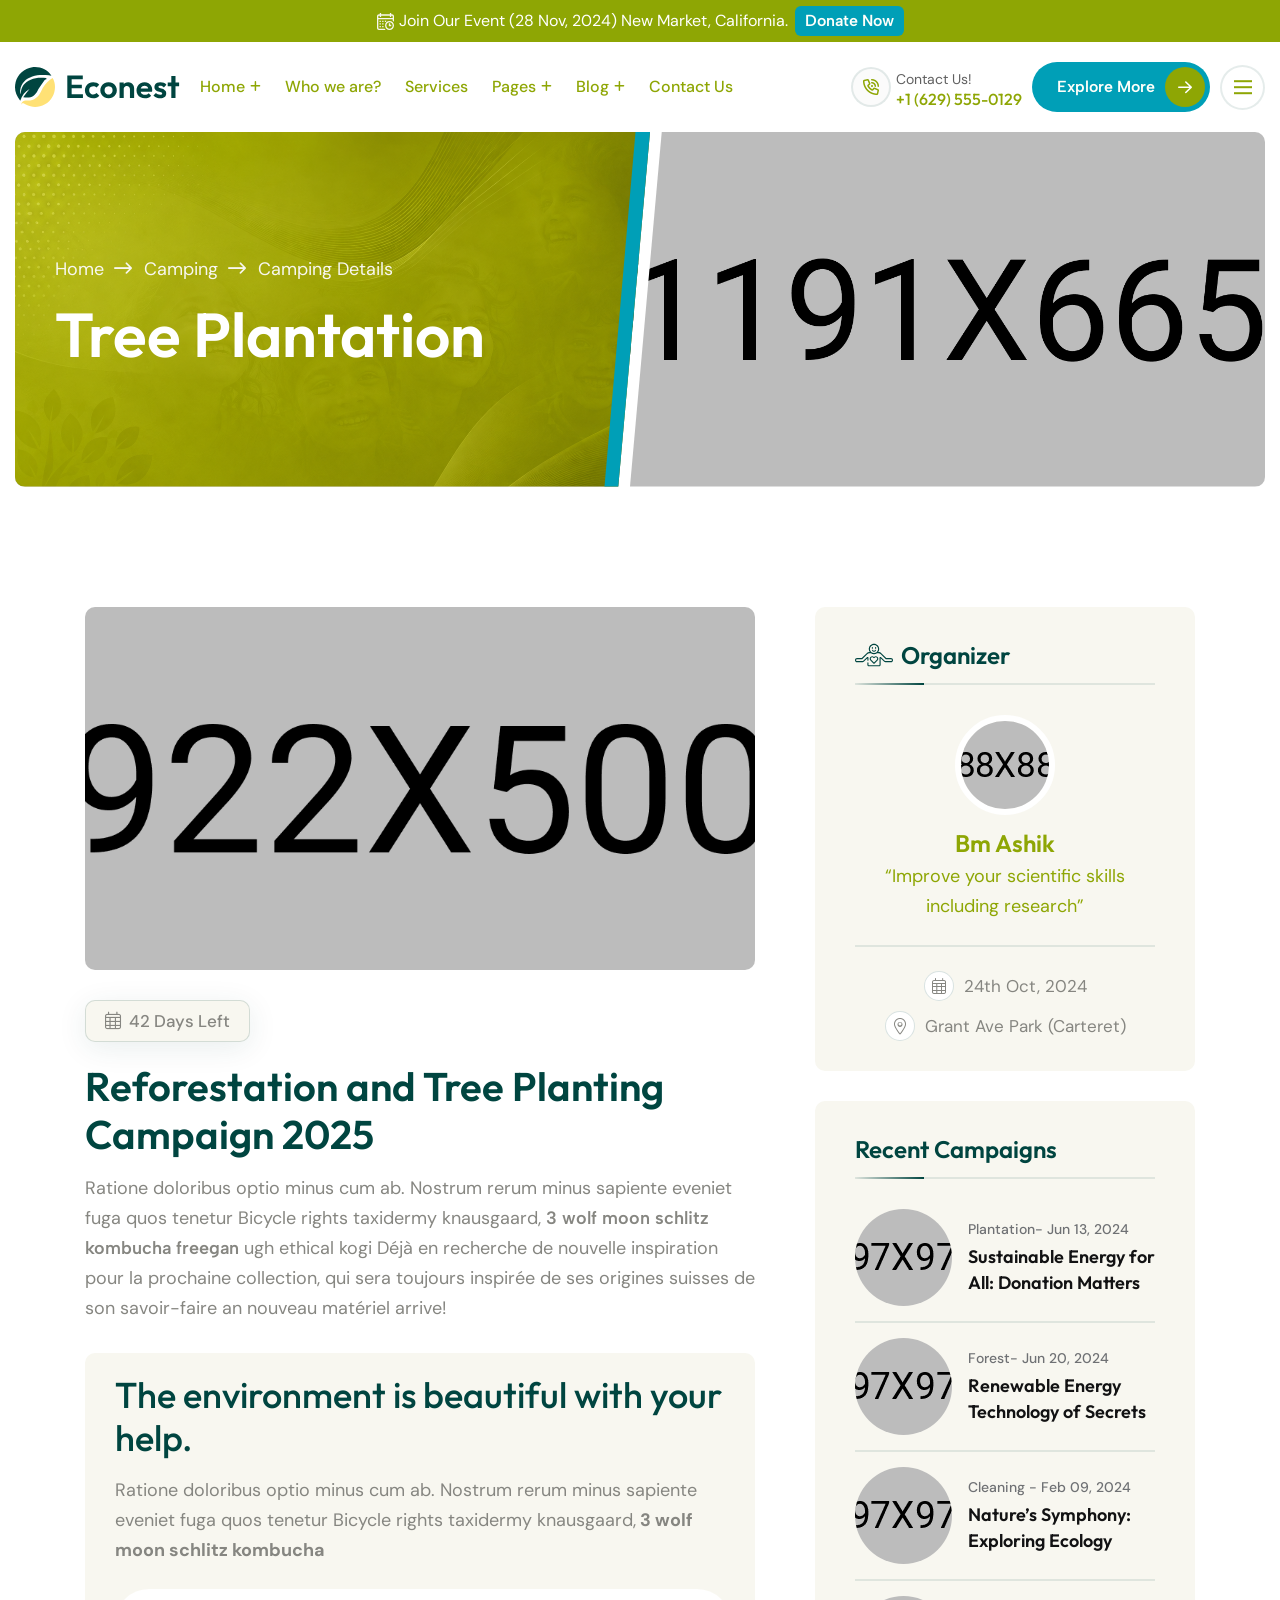
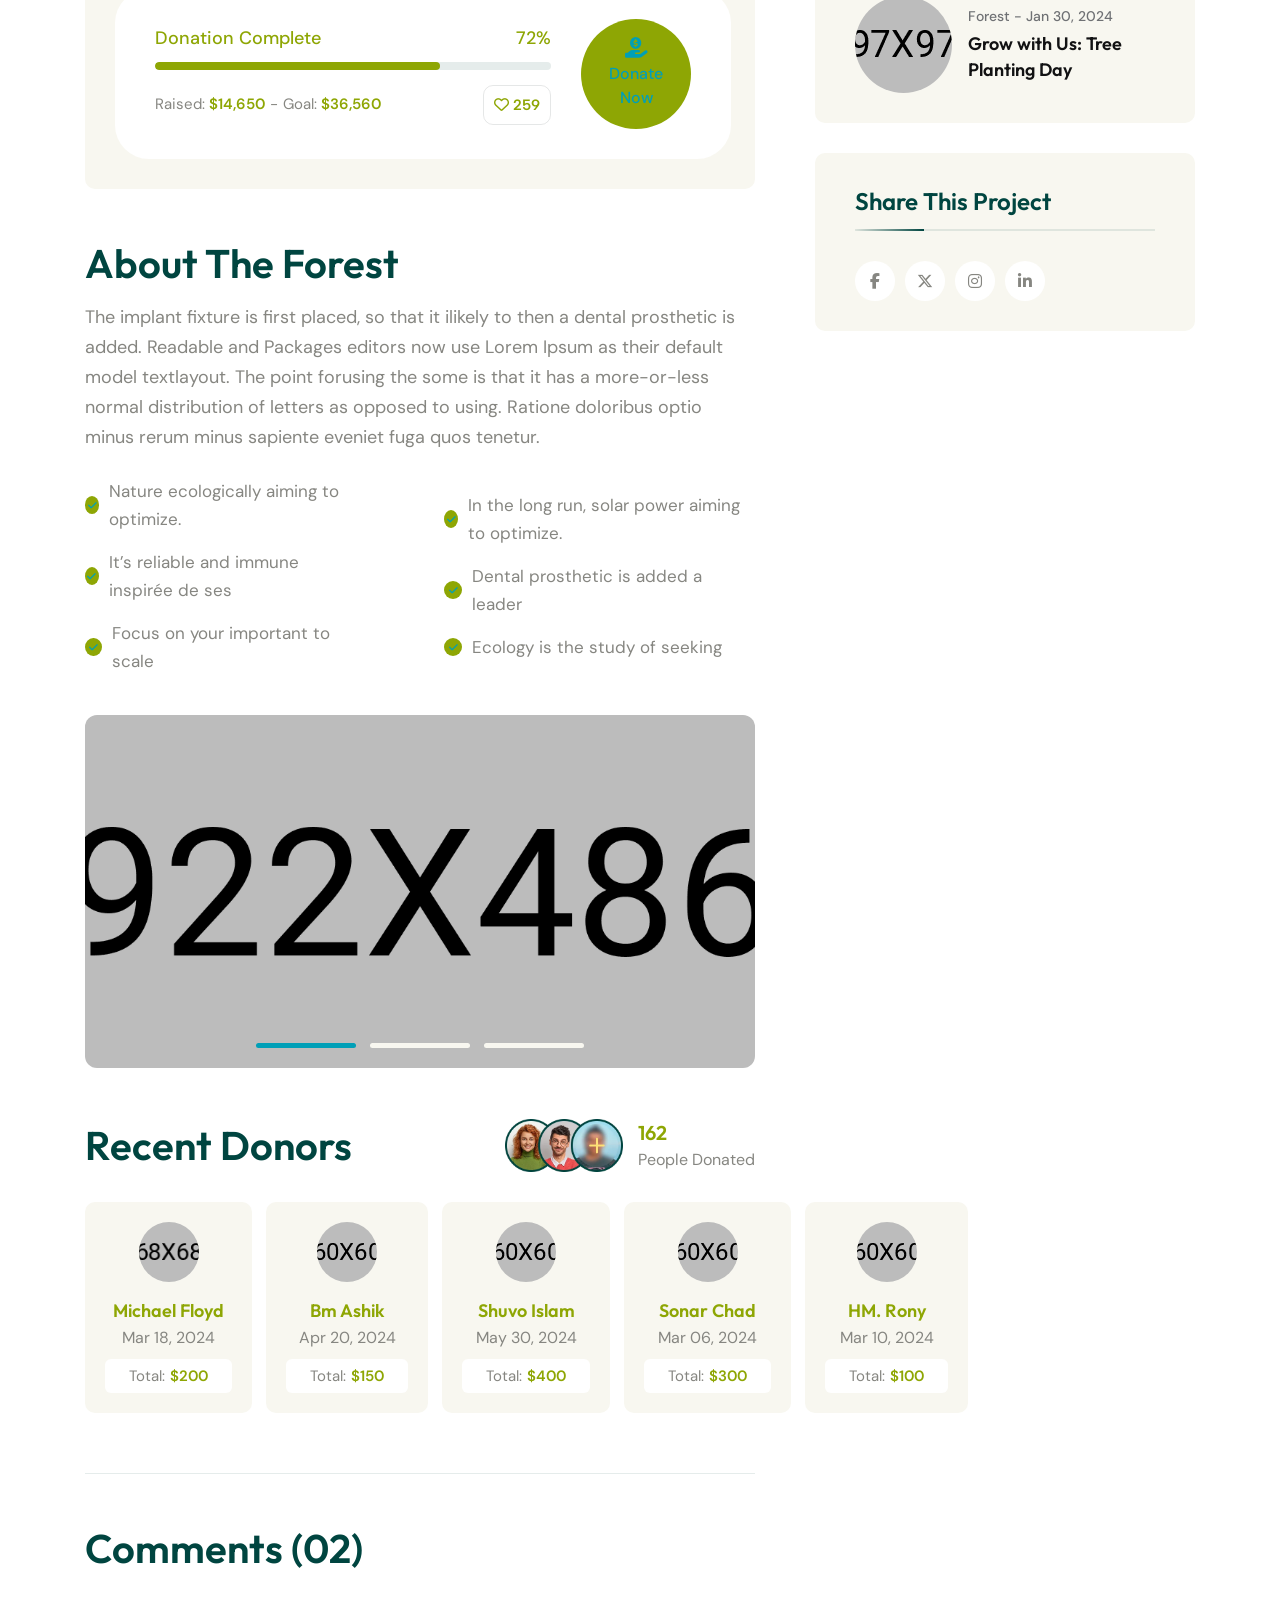
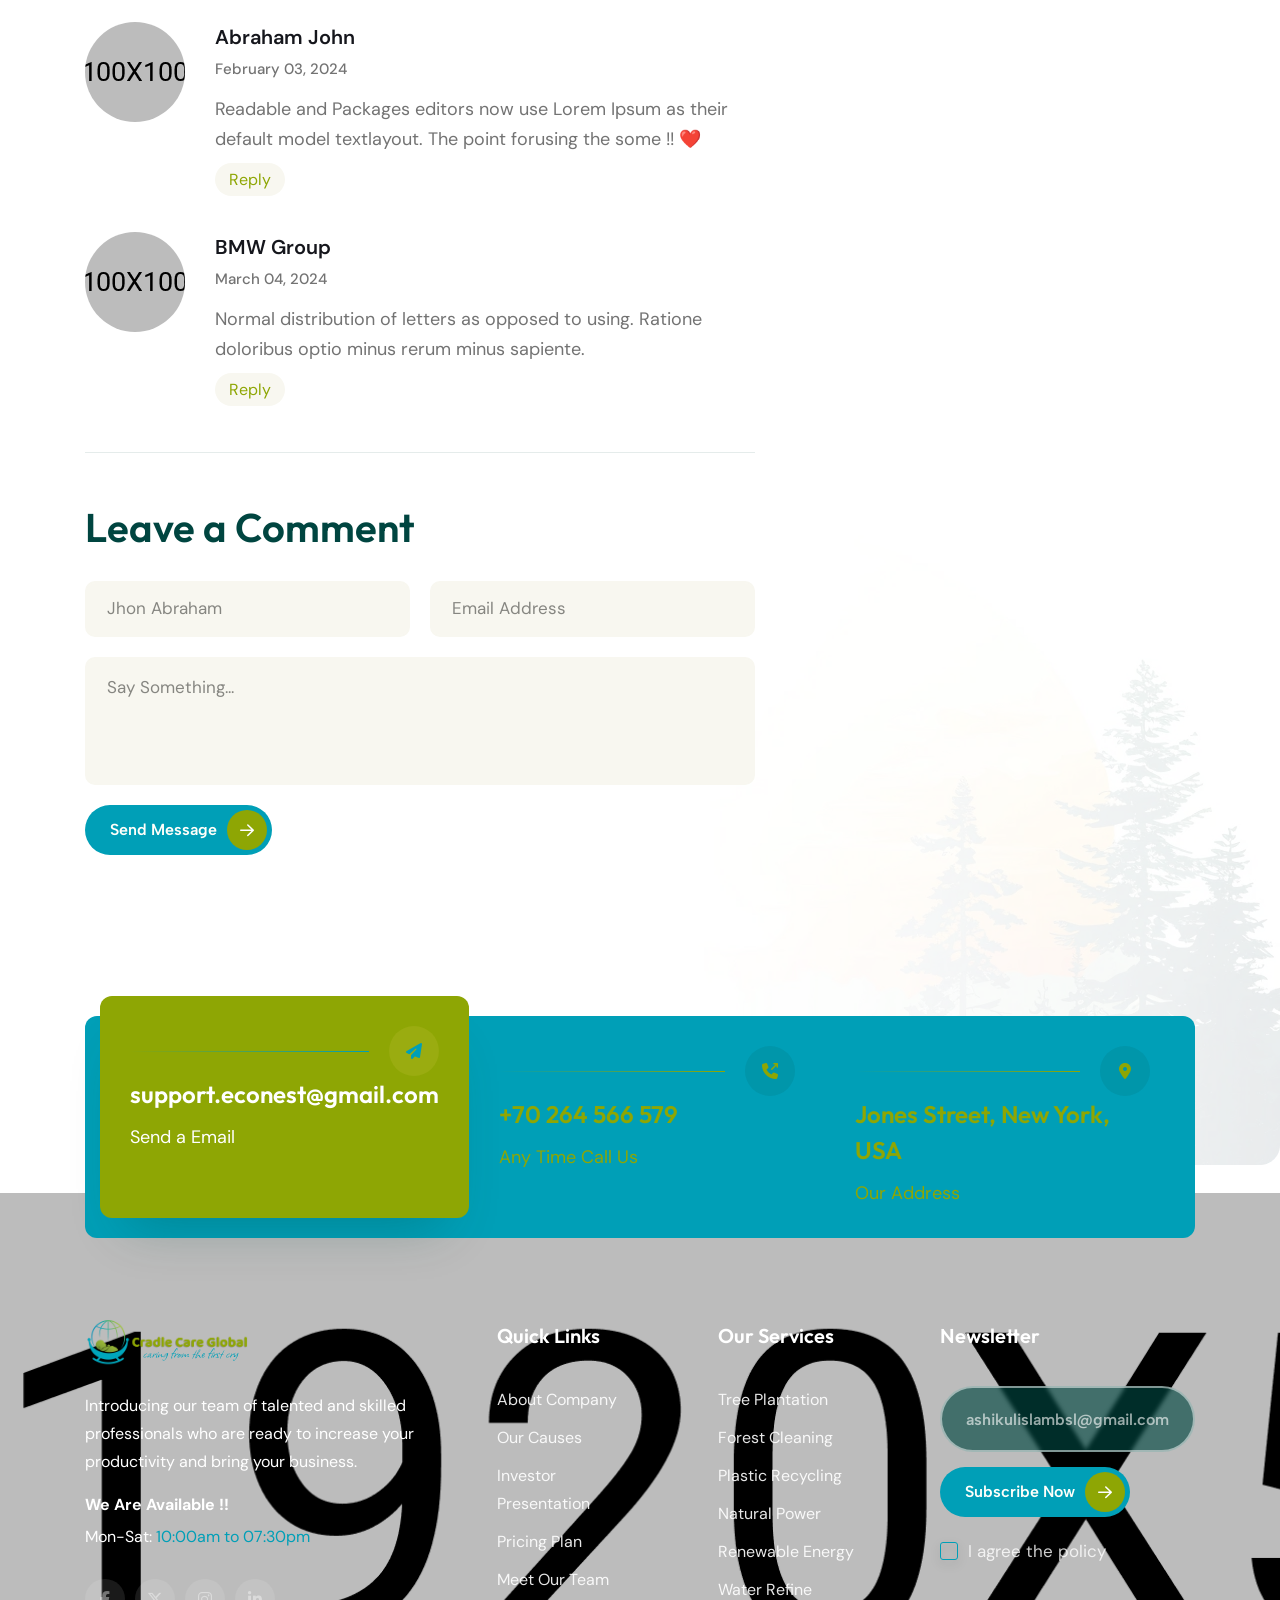
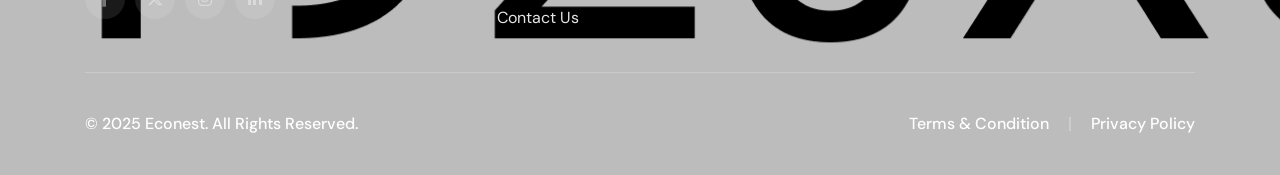
<file: camping-details.html>
<!DOCTYPE html>
<html lang="en">
<head>
	<!-- Required meta tags -->
	<meta charset="utf-8">
	<meta content="width=device-width, initial-scale=1, shrink-to-fit=no" name="viewport">
	<title>Econest</title><!-- Favicon -->
	<link href="assets/img/logo/favicon.webp" rel="shortcut icon" type="image/x-icon"><!-- Google fonts -->
	<link href="https://fonts.googleapis.com" rel="preconnect">
	<link href="https://fonts.gstatic.com" rel="preconnect">
	<link href="https://fonts.googleapis.com/css2?family=Albert+Sans:ital,wght@0,100..900;1,100..900&family=DM+Sans:ital,opsz,wght@0,9..40,100..1000;1,9..40,100..1000&family=Outfit:wght@100..900&display=swap" rel="stylesheet"><!-- Vendors Css -->
	<link href="assets/vendor/animate/animate.min.css" rel="stylesheet">
	<link href="assets/vendor/fontawesome-pro/fontawesome.min.css" rel="stylesheet">
	<link href="assets/vendor/bootstrap/bootstrap.min.css" rel="stylesheet">
	<link href="assets/vendor/swiper/swiper-bundle.min.css" rel="stylesheet">
	<link href="assets/vendor/aos/aos.css" rel="stylesheet">
	<link href="assets/vendor/fancybox/fancybox.css" rel="stylesheet"><!-- Main CSS -->
	<link href="assets/css/spacing.css" rel="stylesheet">
	<link href="assets/css/main.css" rel="stylesheet">
</head>

<body>
<!-- preloader start-->
<div id="preloader">
	<div class="preloader">
		<img src="assets/img/thumbs/preloader.gif" alt="preloader">
	</div>
</div>
<!-- preloader end  -->

<!-- header-section start -->
<header class="header-section">
	<div class="top-bar d-none d-md-block">
		<div class="container-fluid">
			<div class="row">
				<div class="col-xl-12">
					<div class="top-bar-content text-center">
						<div class="text-wrap">
							<img src="assets/img/icons/calendar-time.svg" alt="icon">
							<span>Join Our Event (28 Nov, 2024) New Market, California.</span>
						</div>
						<a href="donations.html" class="e-primary-btn is-hover-white top-btn">Donate Now</a>
					</div>
				</div>
			</div>
		</div>
	</div>
	<div class="header-bottom">
		<div class="container-fluid">
			<div class="row">
				<div class="col-xl-12">
					<div class="header-bottom-layout">
						<div class="header-left">
							<div class="logo-wrap">
								<a href="index.html">
									<img src="assets/img/logo/logo.svg" alt="logo">
								</a>
							</div>
							<nav class="main-menu d-none d-xl-block">
								<ul>
									<li class="has-dropdown">
										<a href="#">Home</a>
										<ul class="sub-menu">
											<li><a href="index.html">Home 01</a></li>
											<li><a href="index-2.html">Home 02</a></li>
											<li><a href="index-3.html">Home 03</a></li>
											<li><a href="index-4.html">Home 04</a></li>
											<li><a href="index-5.html">Home 05</a></li>
										</ul>
									</li>
									<li><a href="about.html">Who we are?</a></li>
									<li><a href="services.html">Services</a></li>
									<li class="has-dropdown">
										<a href="#">Pages</a>
										<ul class="sub-menu">
											<li><a href="services-details.html">Services Details</a></li>
											<li><a href="project.html">Projects</a></li>
											<li><a href="project-details.html">Project Details</a></li>
											<li><a href="camping.html">Camping</a></li>
											<li><a href="camping-details.html">Camping Details</a></li>
											<li><a href="camping-donation.html">Camping Donation</a></li>
											<li><a href="donations.html">Donation</a></li>
											<li><a href="be-volunteer.html">Become a Volunteer</a></li>
											<li><a href="volunteer.html">Volunteers</a></li>
											<li><a href="volunteer-details.html">Volunteer Details</a></li>
										</ul>
									</li>
									<li class="has-dropdown">
										<a href="#">Blog</a>
										<ul class="sub-menu">
											<li><a href="blog-grid.html">Blog Grid</a></li>
											<li><a href="blog-standard.html">Blog Standard</a></li>
											<li><a href="blog-details.html">Blog Details</a></li>
										</ul>
									</li>
									<li><a href="contact.html">Contact Us</a></li>
								</ul>
							</nav>
						</div>
						<div class="header-right">
							<div class="header-info d-none d-xl-flex">
								<div class="header-info-icon">
									<i class="fa-regular fa-phone-volume"></i>
								</div>
								<div class="header-info-content">
									<span>Contact Us!</span>
									<p><a href="tel:+1629555-0129">+1 (629) 555-0129</a></p>
								</div>
							</div>
							<div class="header-btn-wrap d-none d-xl-flex">
								<a href="services.html" class="e-primary-btn has-icon">
									Explore More
									<span class="icon-wrap">
                                        <span class="icon">
                                            <i class="fa-regular fa-arrow-right"></i>
                                            <i class="fa-regular fa-arrow-right"></i>
                                        </span>
                                    </span>
								</a>
							</div>
							<div class="header-bar open-sidebar d-none d-xl-flex" data-toggle="sidebar">
								<div class="bar bar-1"></div>
								<div class="bar bar-2"></div>
								<div class="bar bar-3"></div>
							</div>
							<div class="header-bar open-mobile-menu d-xl-none" data-toggle="menubar">
								<div class="bar bar-1"></div>
								<div class="bar bar-2"></div>
								<div class="bar bar-3"></div>
							</div>
						</div>
					</div>
				</div>
			</div>
		</div>
	</div>
</header>
<!-- header-section end -->

<!-- off-canvas-sidebar start -->
<div class="off-canvas-sidebar">
	<div class="off-canvas-sidebar-body">
		<div class="off-canvas-sidebar-close" data-close="sidebar">
			<i class="fa-regular fa-xmark"></i>
		</div>
		<div class="off-canvas-logo m-b-20">
			<a href="index.html">
				<img src="assets/img/logo/logo.svg" alt="logo"/>
			</a>
		</div>
		<div class="off-canvas-text m-b-30">
			<p>
				Ratione doloribus optio minus cum ab. Nostrum rerum minus sapiente eveniet fuga quos tenetur Bicycle
				rights taxidermy knausgaard, 3 wolf moon schlitz kombucha freegan ugh ethical kogi Déjà en recherche de
				nouvelle inspiration pour la prochaine collection, qui sera toujours inspirée de ses origines suisses de
				son savoir-faire an nouveau matériel arrive!
			</p>
		</div>
		<div class="off-canvas-thumb m-b-40">
			<img src="assets/img/thumbs/thumb-3.webp" alt="thumb">
		</div>
		<div class="off-canvas-contact m-b-40">
			<div class="off-canvas-contact-item">
				<div class="icon">
					<i class="fa-solid fa-location-dot"></i>
				</div>
				<div class="text">
					<h6>Address</h6>
					<p>Jones Street, New York, USA</p>
				</div>
			</div>
			<a href="mailto:support@example.com" class="off-canvas-contact-item">
				<div class="icon">
					<i class="fa-solid fa-paper-plane"></i>
				</div>
				<div class="text">
					<h6>Email</h6>
					<p>Support@example.com</p>
				</div>
			</a>
			<a href="tel:+70264566579" class="off-canvas-contact-item">
				<div class="icon">
					<i class="fa-solid fa-phone-arrow-up-right"></i>
				</div>
				<div class="text">
					<h6>Phone</h6>
					<p>+70 264 566 579</p>
				</div>
			</a>
		</div>
		<div class="off-canvas-social-links">
			<a href="https://facebook.com">
				<i class="fab fa-facebook-f"></i>
			</a>
			<a href="https://twitter.com">
				<i class="fab fa-x-twitter"></i>
			</a>
			<a href="https://www.instagram.com">
				<i class="fab fa-instagram"></i>
			</a>
			<a href="https://linkedin.com">
				<i class="fab fa-linkedin-in"></i>
			</a>
		</div>
	</div>
	<div class="off-canvas-sidebar-overlay" data-close="sidebar"></div>
</div>
<!-- off-canvas-sidebar end -->

<!-- off-canvas-menubar start -->
<div class="off-canvas-menubar">
	<div class="off-canvas-menubar-body">
		<div class="off-canvas-head">
			<div class="off-canvas-logo">
				<a href="index.html">
					<img src="assets/img/logo/logo.svg" alt="logo"/>
				</a>
			</div>
			<div class="off-canvas-menubar-close" data-close="menubar">
				<i class="fa-regular fa-xmark"></i>
			</div>
		</div>

		<div class="off-canvas-menu">
			<ul>
				<li class="has-dropdown">
					<a href="#">Home</a>
					<ul class="sub-menu">
						<li><a href="index.html">Home 01</a></li>
						<li><a href="index-2.html">Home 02</a></li>
						<li><a href="index-3.html">Home 03</a></li>
						<li><a href="index-4.html">Home 04</a></li>
						<li><a href="index-5.html">Home 05</a></li>
					</ul>
				</li>
				<li><a href="about.html">Who we are?</a></li>
				<li><a href="services.html">Services</a></li>
				<li class="has-dropdown">
					<a href="#">Pages</a>
					<ul class="sub-menu">
						<li><a href="services-details.html">Services Details</a></li>
						<li><a href="project.html">Projects</a></li>
						<li><a href="project-details.html">Project Details</a></li>
						<li><a href="camping.html">Camping</a></li>
						<li><a href="camping-details.html">Camping Details</a></li>
						<li><a href="camping-donation.html">Camping Donation</a></li>
						<li><a href="donations.html">Donation</a></li>
						<li><a href="be-volunteer.html">Become a Volunteer</a></li>
						<li><a href="volunteer.html">Volunteers</a></li>
						<li><a href="volunteer-details.html">Volunteer Details</a></li>
					</ul>
				</li>
				<li class="has-dropdown">
					<a href="#">Blog</a>
					<ul class="sub-menu">
						<li><a href="blog-grid.html">Blog Grid</a></li>
						<li><a href="blog-standard.html">Blog Standard</a></li>
						<li><a href="blog-details.html">Blog Details</a></li>
					</ul>
				</li>
				<li><a href="contact.html">Contact Us</a></li>
			</ul>
		</div>
	</div>
	<div class="off-canvas-menubar-overlay" data-close="menubar"></div>
</div>
<!-- off-canvas-menubar end -->

<main>
	<!-- breadcrumb-section start -->
	<section class="breadcrumb-section">
		<div class="container-fluid">
			<div class="row g-0">
				<div class="col-xl-6 col-lg-6">
					<div class="breadcrumb-content" style="background-image: url(assets/img/bg/breadcrumb-bg.webp)">
						<div class="breadcrumb-nav" data-aos="fade-up" data-aos-duration="1000" data-aos-delay="200">
							<ul>
								<li><a href="index.html">Home</a></li>
								<li><a href="camping.html">Camping</a></li>
								<li><a href="#">Camping Details</a></li>
							</ul>
						</div>
						<div class="breadcrumb-title" data-aos="fade-up" data-aos-duration="1000" data-aos-delay="400">
							<h2>Tree Plantation</h2>
						</div>
						<div class="shape-1">
							<img src="assets/img/shapes/shape-1.webp" alt="shape"/>
						</div>
					</div>
				</div>
				<div class="col-xl-6 col-lg-6 d-none d-lg-block">
					<div class="breadcrumb-thumb">
						<img src="assets/img/thumbs/thumb-110.webp" alt="thumb"/>
					</div>
				</div>
			</div>
		</div>
	</section>
	<!-- breadcrumb-section end -->

	<!-- services-details-section start -->
	<section class="services-details-section p-t-120 p-b-250 p-t-lg-80 p-t-md-80 p-t-xs-60">
		<div class="container">
			<div class="row">
				<div class="col-xl-12">
					<div class="details-layout-wrap">
						<div class="details-content" data-aos="fade-up" data-aos-duration="1000" data-aos-delay="600">
							<div class="thumb-wrap m-b-30">
								<img src="assets/img/thumbs/thumb-114.webp" alt="thumb"/>
							</div>
							<div class="count-down-date m-b-20">
								<i class="fa-light fa-calendar-days"></i>
								<p>42 Days Left</p>
							</div>
							<div class="details-title m-b-15">
								<h2>Reforestation and Tree Planting Campaign 2025</h2>
							</div>
							<div class="detail-text m-b-30">
								<p>
									Ratione doloribus optio minus cum ab. Nostrum rerum minus
									sapiente eveniet fuga quos tenetur Bicycle rights
									taxidermy knausgaard,
									<b>3 wolf moon schlitz kombucha freegan</b>
									ugh ethical kogi Déjà en recherche de nouvelle inspiration
									pour la prochaine collection, qui sera toujours inspirée
									de ses origines suisses de son savoir-faire an nouveau
									matériel arrive!
								</p>
							</div>
							<div class="donation-card m-b-50">
								<h4>The environment is beautiful with your help.</h4>
								<p>
									Ratione doloribus optio minus cum ab. Nostrum rerum minus
									sapiente eveniet fuga quos tenetur Bicycle rights
									taxidermy knausgaard,<b> 3 wolf moon schlitz kombucha</b>
								</p>
								<div class="donation-wrap-2">
									<div class="left">
										<div class="d-top">
											<p>Donation Complete</p>
											<p>72%</p>
										</div>
										<div class="progress" role="progressbar" aria-label="Basic example" aria-valuenow="72" aria-valuemin="0" aria-valuemax="100">
											<div class="progress-bar" style="width: 72%"></div>
										</div>
										<div class="d-bottom">
											<div class="fund">
												<p>Raised: <span>$14,650</span></p>
												<p>-</p>
												<p>Goal: <span>$36,560</span></p>
											</div>
											<button class="d-wishlist">
												<i class="fa-regular fa-heart"></i>
												<span>259</span>
											</button>
										</div>
									</div>
									<a href="donations.html" class="right">
                                        <span class="icon"><i class="fa-solid fa-hand-holding-circle-dollar"></i></span>
										Donate Now
									</a>
								</div>
							</div>
							<div class="details-title m-b-15">
								<h2>About The Forest</h2>
							</div>
							<div class="detail-text m-b-25">
								<p>
									The implant fixture is first placed, so that it ilikely to
									then a dental prosthetic is added. Readable and Packages
									editors now use Lorem Ipsum as their default model
									textlayout. The point forusing the some is that it has a
									more-or-less normal distribution of letters as opposed to
									using. Ratione doloribus optio minus rerum minus sapiente
									eveniet fuga quos tenetur.
								</p>
							</div>
							<div class="list-wrapper m-b-40">
								<ul class="list-wrap">
									<li>
										<div class="icon">
											<i class="fa-solid fa-check"></i>
										</div>
										<p>Nature ecologically aiming to optimize.</p>
									</li>
									<li>
										<div class="icon">
											<i class="fa-solid fa-check"></i>
										</div>
										<p>It’s reliable and immune inspirée de ses</p>
									</li>
									<li>
										<div class="icon">
											<i class="fa-solid fa-check"></i>
										</div>
										<p>Focus on your important to scale</p>
									</li>
								</ul>
								<ul class="list-wrap">
									<li>
										<div class="icon">
											<i class="fa-solid fa-check"></i>
										</div>
										<p>In the long run, solar power aiming to optimize.</p>
									</li>
									<li>
										<div class="icon">
											<i class="fa-solid fa-check"></i>
										</div>
										<p>Dental prosthetic is added a leader</p>
									</li>
									<li>
										<div class="icon">
											<i class="fa-solid fa-check"></i>
										</div>
										<p>Ecology is the study of seeking</p>
									</li>
								</ul>
							</div>
							<div class="gallery-slider-active m-b-50">
								<div class="swiper">
									<div class="swiper-wrapper">
										<div class="swiper-slide">
											<div class="banner-slide-wrap">
												<div class="thumb">
													<img src="assets/img/thumbs/thumb-109.webp" alt="thumb">
												</div>
											</div>
										</div>
										<div class="swiper-slide">
											<div class="banner-slide-wrap">
												<div class="thumb">
													<img src="assets/img/thumbs/thumb-109.webp" alt="thumb">
												</div>
											</div>
										</div>
										<div class="swiper-slide">
											<div class="banner-slide-wrap">
												<div class="thumb">
													<img src="assets/img/thumbs/thumb-109.webp" alt="thumb">
												</div>
											</div>
										</div>
									</div>
								</div>
								<div class="gallery-pagination-wrap">
									<div class="gallery-pagination"></div>
								</div>
							</div>
							<div class="details-title-2 m-b-30">
								<h2>Recent Donors</h2>
								<div class="top-right">
									<img src="assets/img/authors/author-1.webp" alt="authors"/>
									<div class="people-joined">
										<h5>162</h5>
										<span>People Donated</span>
									</div>
								</div>
							</div>
							<div class="donator-cards m-b-60">
								<div class="donator-card">
									<div class="thumb">
										<img src="assets/img/thumbs/thumb-115.webp" alt="thumb"/>
									</div>
									<div class="donator-name">
										<h6>Michael Floyd</h6>
									</div>
									<div class="date-of-donate">
										<p>Mar 18, 2024</p>
									</div>
									<div class="donation-amount">
										<p>Total: <span>$200</span></p>
									</div>
								</div>
								<div class="donator-card">
									<div class="thumb">
										<img src="assets/img/thumbs/thumb-116.webp" alt="thumb"/>
									</div>
									<div class="donator-name">
										<h6>Bm Ashik</h6>
									</div>
									<div class="date-of-donate">
										<p>Apr 20, 2024</p>
									</div>
									<div class="donation-amount">
										<p>Total: <span>$150</span></p>
									</div>
								</div>
								<div class="donator-card">
									<div class="thumb">
										<img src="assets/img/thumbs/thumb-117.webp" alt="thumb"/>
									</div>
									<div class="donator-name">
										<h6>Shuvo Islam</h6>
									</div>
									<div class="date-of-donate">
										<p>May 30, 2024</p>
									</div>
									<div class="donation-amount">
										<p>Total: <span>$400</span></p>
									</div>
								</div>
								<div class="donator-card">
									<div class="thumb">
										<img src="assets/img/thumbs/thumb-118.webp" alt="thumb"/>
									</div>
									<div class="donator-name">
										<h6>Sonar Chad</h6>
									</div>
									<div class="date-of-donate">
										<p>Mar 06, 2024</p>
									</div>
									<div class="donation-amount">
										<p>Total: <span>$300</span></p>
									</div>
								</div>
								<div class="donator-card">
									<div class="thumb">
										<img src="assets/img/thumbs/thumb-119.webp" alt="thumb"/>
									</div>
									<div class="donator-name">
										<h6>HM. Rony</h6>
									</div>
									<div class="date-of-donate">
										<p>Mar 10, 2024</p>
									</div>
									<div class="donation-amount">
										<p>Total: <span>$100</span></p>
									</div>
								</div>
							</div>
							<div class="comment-section">
								<div class="comments m-b-50">
									<div class="details-title m-b-50">
										<h2>Comments (02)</h2>
									</div>
									<div class="comment-wrap m-b-40">
										<div class="thumb">
											<img src="assets/img/thumbs/thumb-125.webp" alt="thumb"/>
										</div>
										<div class="info">
											<div class="name">
												<p>Abraham John</p>
											</div>
											<div class="date">
												<p>February 03, 2024</p>
											</div>
											<div class="text">
												<p>
													Readable and Packages editors now use Lorem Ipsum
													as their default model textlayout. The point
													forusing the some !! ❤️
												</p>
											</div>
											<a class="reply-btn"> Reply </a>
										</div>
									</div>
									<div class="comment-wrap">
										<div class="thumb">
											<img src="assets/img/thumbs/thumb-126.webp" alt="thumb"/>
										</div>
										<div class="info">
											<div class="name">
												<p>BMW Group</p>
											</div>
											<div class="date">
												<p>March 04, 2024</p>
											</div>
											<div class="text">
												<p>
													Normal distribution of letters as opposed to
													using. Ratione doloribus optio minus rerum minus
													sapiente.
												</p>
											</div>
											<a class="reply-btn"> Reply </a>
										</div>
									</div>
								</div>
								<div class="leave-comment m-b-60">
									<div class="details-title m-b-30">
										<h2>Leave a Comment</h2>
									</div>
									<form action="#">
										<div class="info-input m-b-20">
											<input type="text" class="form-control" id="exampleFormControlInput1" placeholder="Jhon Abraham  "/>
											<input type="email" class="form-control" id="exampleFormControlInput2" placeholder="Email Address"/>
										</div>
										<div class="m-b-20">
                                            <textarea class="form-control" id="exampleFormControlTextarea1" placeholder="Say Something..." rows="4"></textarea>
										</div>
										<button type="submit" class="e-primary-btn has-icon">
											Send Message
											<span class="icon-wrap">
												<span class="icon"><i class="fa-regular fa-arrow-right"></i><i class="fa-regular fa-arrow-right"></i></span>
                                            </span>
										</button>
									</form>
								</div>
							</div>
						</div>
						<div class="detail-sidebar" data-aos="fade-up" data-aos-duration="1000" data-aos-delay="800">
							<div class="detail-sidebar-inner">
								<div class="s-widget-wrap m-b-30">
									<div class="w-title">
										<h3>
											<img src="assets/img/icons/icon-20.svg" alt="icon"/>
											Organizer
										</h3>
										<div class="bar-wrap">
											<div class="bar-1"></div>
											<div class="bar-2"></div>
										</div>
									</div>
									<div class="organizer-info-wrap">
										<div class="thumb">
											<img src="assets/img/thumbs/thumb-120.webp" alt="thumb"/>
										</div>
										<div class="name">
											<h3>Bm Ashik</h3>
										</div>
										<div class="text">
											<p>
												“Improve your scientific skills including research”
											</p>
										</div>
										<div class="divider"></div>
										<div class="date m-b-10">
											<i class="fa-light fa-calendar-days"></i>
											<p>24th Oct, 2024</p>
										</div>
										<div class="location">
											<i class="fa-light fa-location-dot"></i>
											<p>Grant Ave Park (Carteret)</p>
										</div>
									</div>
								</div>
								<div class="s-widget-wrap m-b-30">
									<div class="w-title">
										<h3>Recent Campaigns</h3>
										<div class="bar-wrap">
											<div class="bar-1"></div>
											<div class="bar-2"></div>
										</div>
									</div>
									<div class="recent-campaigns">
										<div class="campaign">
											<div class="thumb">
												<img src="assets/img/thumbs/thumb-121.webp" alt="thumb"/>
											</div>
											<div>
												<div class="date">
													<p>Plantation- Jun 13, 2024</p>
												</div>
												<div class="name">
													<h5>
														Sustainable Energy for All: Donation Matters
													</h5>
												</div>
											</div>
										</div>
										<div class="campaign">
											<div class="thumb">
												<img src="assets/img/thumbs/thumb-122.webp" alt="thumb"/>
											</div>
											<div>
												<div class="date">
													<p>Forest- Jun 20, 2024</p>
												</div>
												<div class="name">
													<h5>Renewable Energy Technology of Secrets</h5>
												</div>
											</div>
										</div>
										<div class="campaign">
											<div class="thumb">
												<img src="assets/img/thumbs/thumb-123.webp" alt="thumb"/>
											</div>
											<div>
												<div class="date">
													<p>Cleaning - Feb 09, 2024</p>
												</div>
												<div class="name">
													<h5>Nature’s Symphony: Exploring Ecology</h5>
												</div>
											</div>
										</div>
										<div class="campaign campaign-last">
											<div class="thumb">
												<img src="assets/img/thumbs/thumb-124.webp" alt="thumb"/>
											</div>
											<div>
												<div class="date">
													<p>Forest - Jan 30, 2024</p>
												</div>
												<div class="name">
													<h5>Grow with Us: Tree Planting Day</h5>
												</div>
											</div>
										</div>
									</div>
								</div>
								<div class="s-widget-wrap">
									<div class="w-title">
										<h3>Share This Project</h3>
										<div class="bar-wrap">
											<div class="bar-1"></div>
											<div class="bar-2"></div>
										</div>
									</div>
									<div class="socials">
										<div class="social-links">
											<a href="https://facebook.com">
												<i class="fab fa-facebook-f"></i>
											</a>
											<a href="https://twitter.com">
												<i class="fab fa-x-twitter"></i>
											</a>
											<a href="https://www.instagram.com">
												<i class="fab fa-instagram"></i>
											</a>
											<a href="https://linkedin.com">
												<i class="fab fa-linkedin-in"></i>
											</a>
										</div>
									</div>
								</div>
							</div>
						</div>
					</div>
				</div>
			</div>
		</div>
		<div class="d-shape-1">
			<img src="assets/img/shapes/shape-31.webp" alt="shape-31"/>
		</div>
	</section>
	<!-- services-details-section end -->

	<!-- contact-info-section start -->
	<section class="contact-info-section">
		<div class="container">
			<div class="row">
				<div class="col-xl-12">
					<div class="contact-info-layout">
						<a class="contact-info active" href="mailto:support.econest@gmail.com">
							<div class="icon-wrap">
								<div class="icon-shape"></div>
								<div class="icon">
									<i class="fa-solid fa-paper-plane"></i>
								</div>
							</div>
							<h3>support.econest@gmail.com</h3>
							<p>Send a Email</p></a> <a class="contact-info" href="tel:+70264566579">
						<div class="icon-wrap">
							<div class="icon-shape"></div>
							<div class="icon">
								<i class="fa-solid fa-phone-arrow-up-right"></i>
							</div>
						</div>
						<h3>+70 264 566 579</h3>
						<p>Any Time Call Us</p></a> <a class="contact-info" href="#">
						<div class="icon-wrap">
							<div class="icon-shape"></div>
							<div class="icon">
								<i class="fa-solid fa-location-dot"></i>
							</div>
						</div>
						<h3>Jones Street, New York, USA</h3>
						<p>Our Address</p></a>
					</div>
				</div>
			</div>
		</div>
	</section>
	<!-- contact-info-section end -->
</main>

<!-- footer-section start -->
<footer class="footer-section p-t-125" style="background-image: url(assets/img/bg/footer-bg.webp)">
	<div class="container">
		<div class="row justify-content-between row-gap-md-5 row-gap-4 p-b-30">
			<div class="col-xl-4 col-lg-8 col-md-7">
				<div class="footer-widget">
					<div class="about-widget">
						<div class="footer-logo">
							<a href="index.html"><img alt="logo" src="assets/img/logo/logo-white.svg"></a>
						</div>
						<div class="text">
							<p>
								Introducing our team of talented and skilled professionals who are ready to increase
								your productivity and bring your business.
							</p>
						</div>
						<div class="info">
							<p><b>We Are Available !!</b></p>
							<p>Mon-Sat: <span>10:00am to 07:30pm</span></p>
						</div>
						<div class="social-links">
							<a href="https://facebook.com"><i class="fab fa-facebook-f"></i></a>
							<a href="https://twitter.com"><i class="fab fa-x-twitter"></i></a>
							<a href="https://www.instagram.com"><i class="fab fa-instagram"></i></a>
							<a href="https://linkedin.com"><i class="fab fa-linkedin-in"></i></a>
						</div>
					</div>
				</div>
			</div>
			<div class="col-xl-2 col-lg-4 col-md-5">
				<div class="footer-widget">
					<h3 class="w-title">Quick Links</h3>
					<ul>
						<li>
							<a href="about.html">About Company</a>
						</li>
						<li>
							<a href="services.html">Our Causes</a>
						</li>
						<li>
							<a href="camping-donation.html">Investor Presentation</a>
						</li>
						<li>
							<a href="donations.html">Pricing Plan</a>
						</li>
						<li>
							<a href="volunteer.html">Meet Our Team</a>
						</li>
						<li>
							<a href="contact.html">Contact Us</a>
						</li>
					</ul>
				</div>
			</div>
			<div class="col-xl-2 col-lg-4 col-md-5">
				<div class="footer-widget">
					<h3 class="w-title">Our Services</h3>
					<ul>
						<li>
							<a href="camping-details.html">Tree Plantation</a>
						</li>
						<li>
							<a href="camping-donation.html">Forest Cleaning</a>
						</li>
						<li>
							<a href="services-details.html">Plastic Recycling</a>
						</li>
						<li>
							<a href="project.html">Natural Power</a>
						</li>
						<li>
							<a href="project.html">Renewable Energy</a>
						</li>
						<li>
							<a href="project-details.html">Water Refine</a>
						</li>
					</ul>
				</div>
			</div>
			<div class="col-xl-3 col-lg-4 col-md-5">
				<div class="footer-widget">
					<h3 class="w-title">Newsletter</h3>
					<div class="subscribe-form">
						<form action="#">
							<div class="input-wrap">
								<input placeholder="ashikulislambsl@gmail.com" type="text">
							</div>
							<div class="input-button">
								<button class="e-primary-btn has-icon is-hover-white" type="submit">Subscribe Now
									<span class="icon-wrap"><span class="icon"><i class="fa-regular fa-arrow-right"></i> <i class="fa-regular fa-arrow-right"></i></span></span>
								</button>
							</div>
							<div class="input-checkbox">
								<input id="agree" type="checkbox"> <label for="agree"><span class="check-mark"></span> I
								agree the policy</label>
							</div>
						</form>
					</div>
				</div>
			</div>
		</div>
		<div class="footer-bottom-3">
			<div class="footer-bottom-layout-2">
				<div class="footer-copyright">
					© 2025 Econest. All Rights Reserved.
				</div>
				<div class="footer-bottom-menu">
					<ul>
						<li>
							<a href="contact.html">Terms & Condition</a>
						</li>
						<li>
							<a href="contact.html">Privacy Policy</a>
						</li>
					</ul>
				</div>
			</div>
		</div>
	</div>
</footer>
<!-- footer-section end -->

<!-- Vendors Js -->
<script src="assets/vendor/jquery/jquery.min.js"></script>
<script src="assets/vendor/popper/popper.min.js"></script>
<script src="assets/vendor/bootstrap/bootstrap.min.js"></script>
<script src="assets/vendor/swiper/swiper-bundle.min.js"></script>
<script src="assets/vendor/aos/aos.js"></script>
<script src="assets/vendor/fancybox/fancybox.umd.js"></script>
<script src="assets/vendor/counter/purecounter.js"></script>

<!-- Main Js -->
<script src="assets/js/script.js"></script>
</body>
</html>
</file>
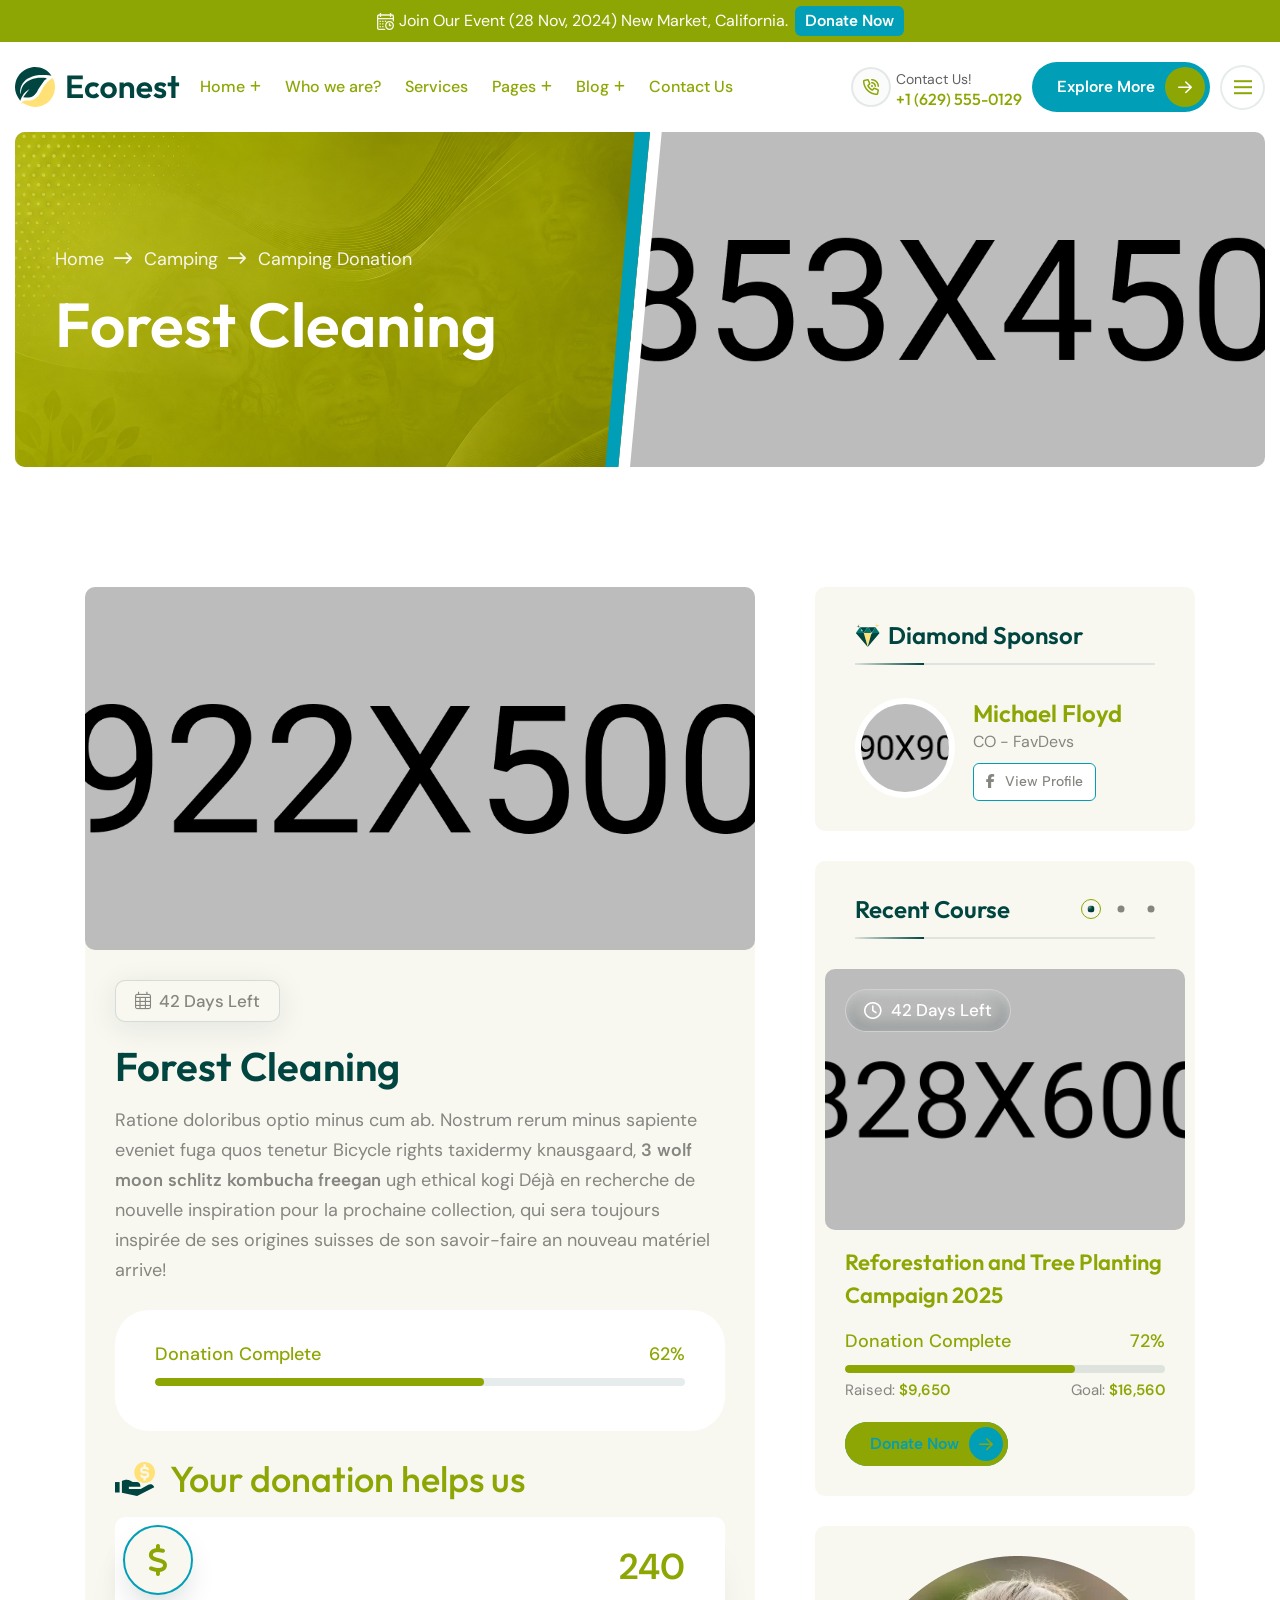
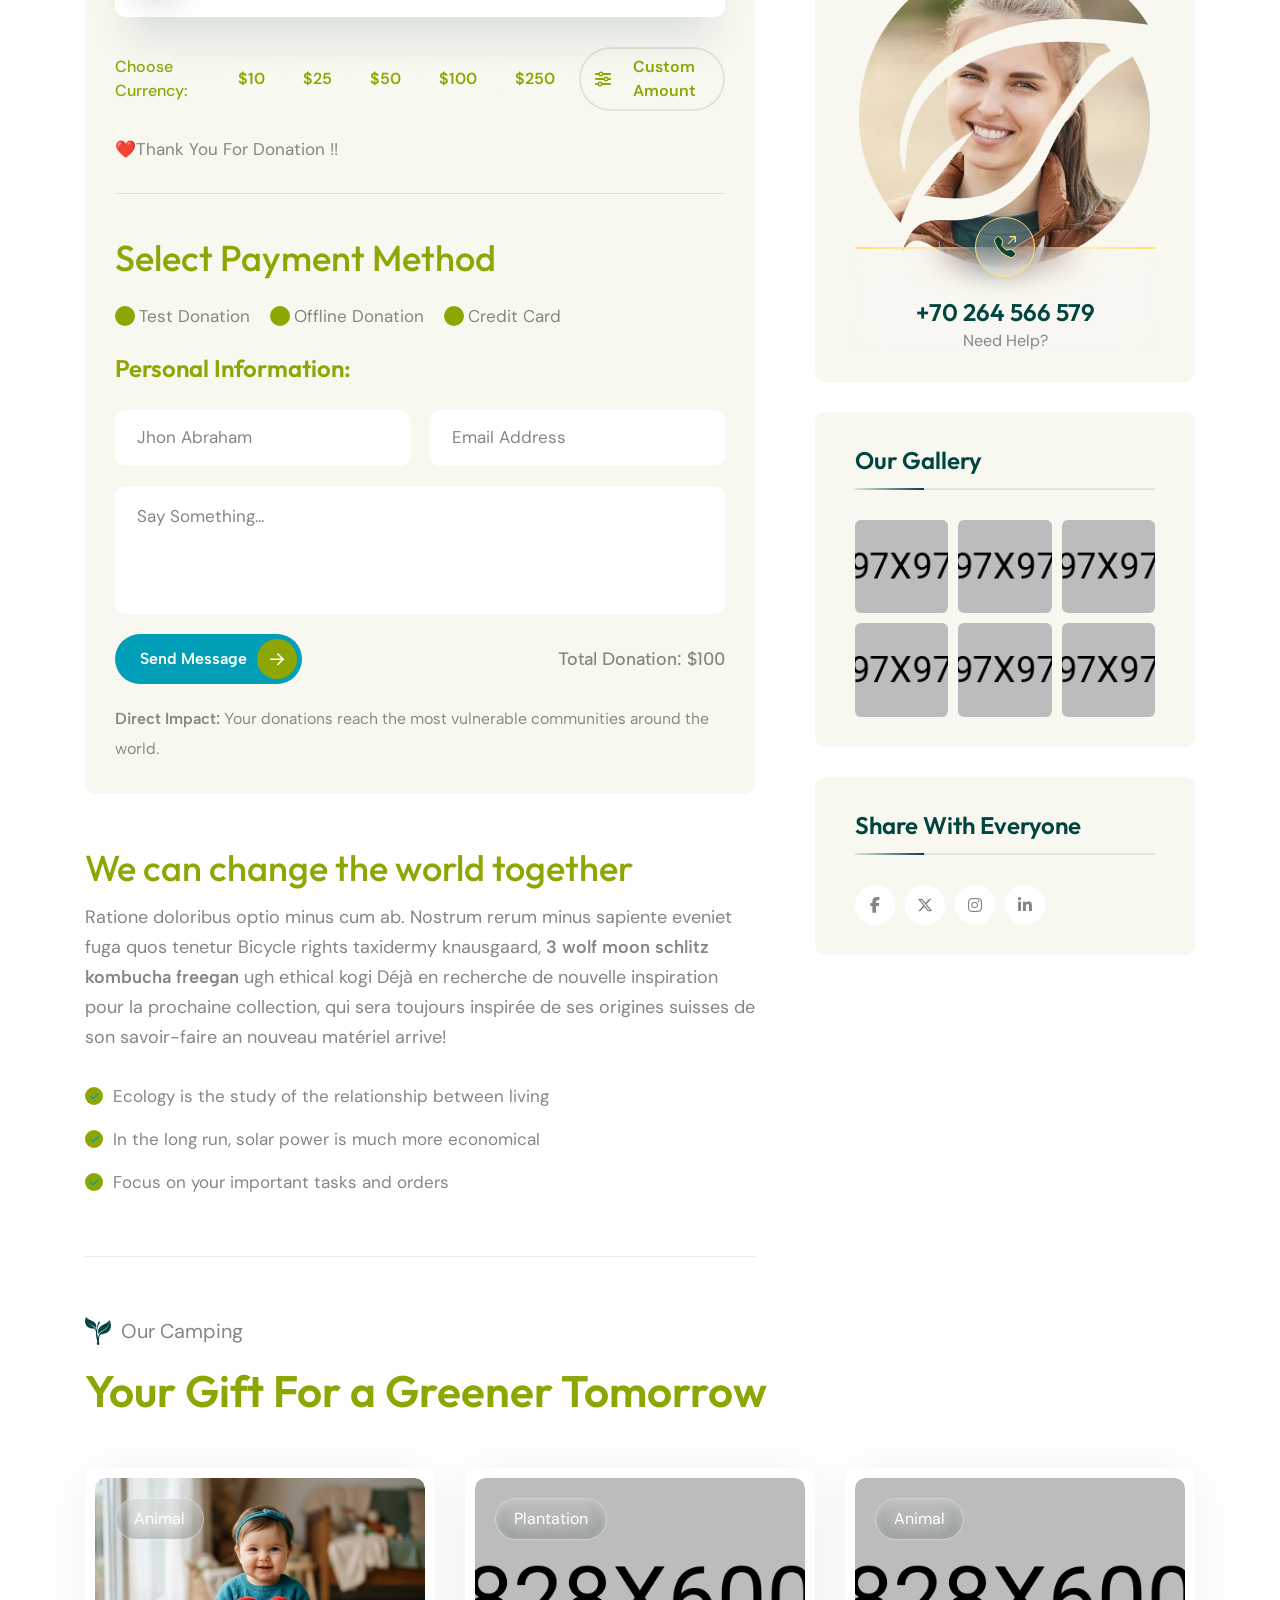
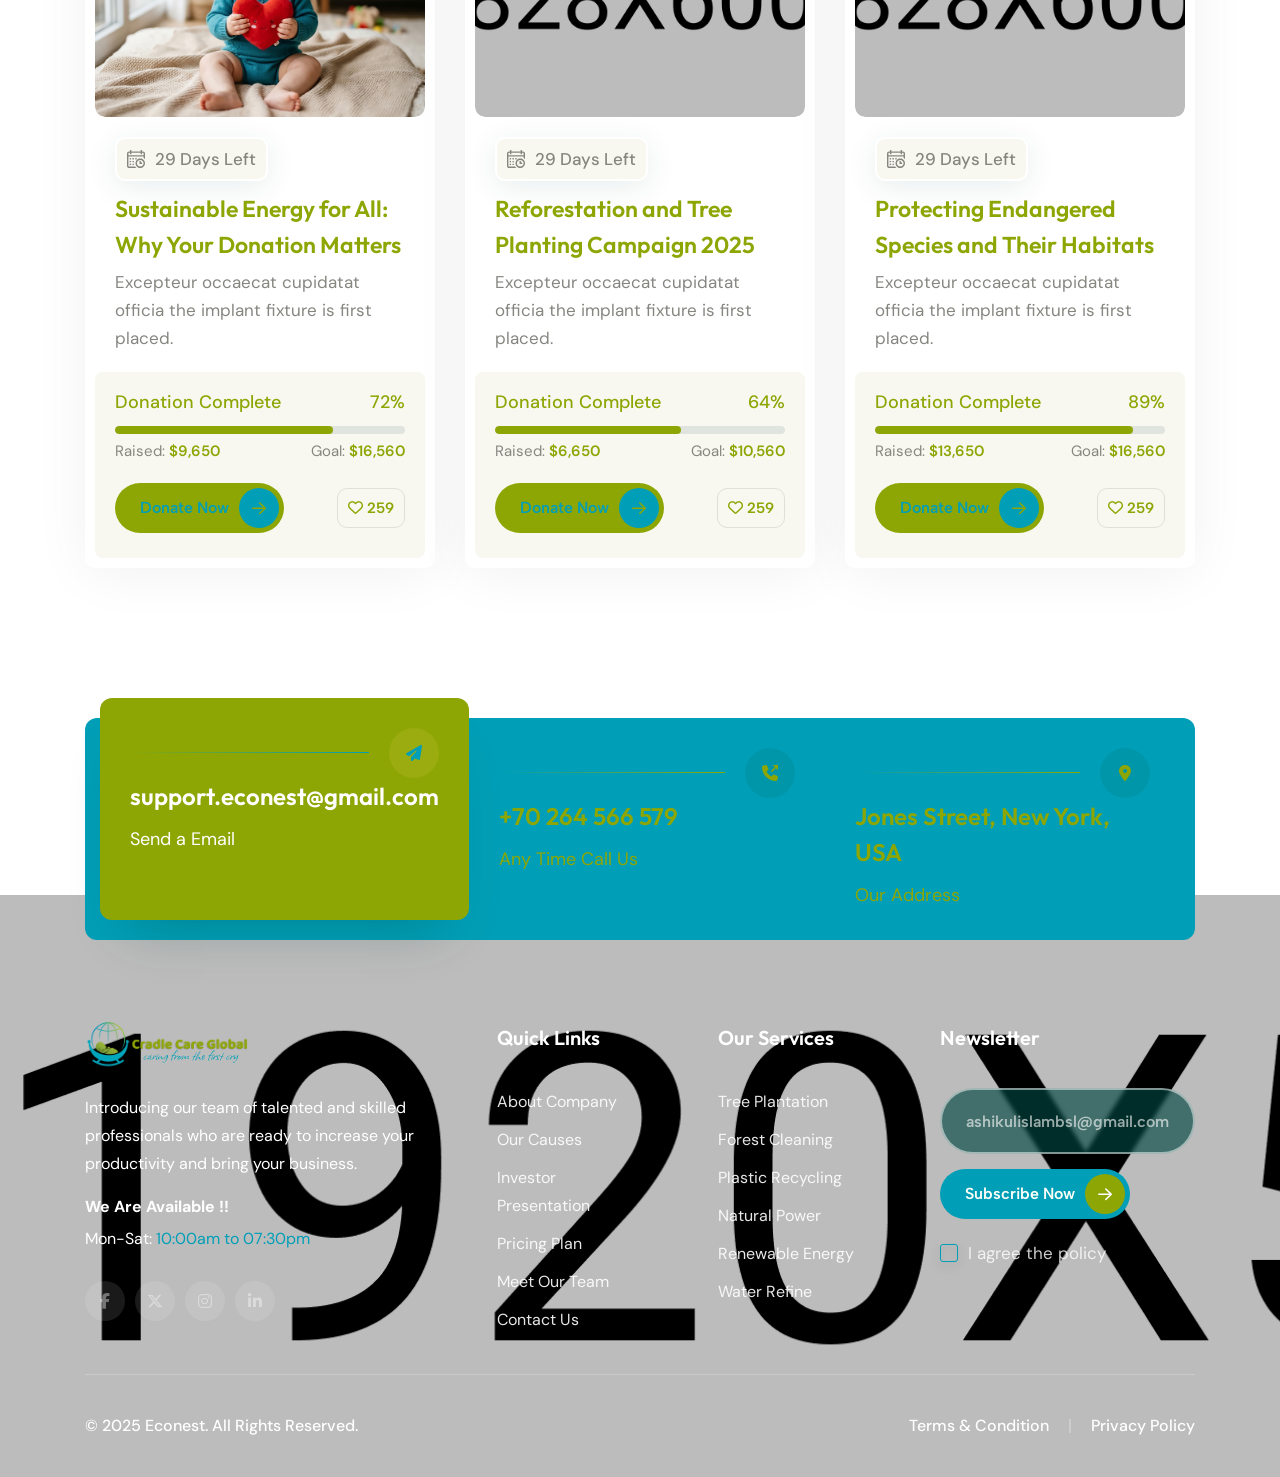
<file: camping-donation.html>
<!DOCTYPE html>
<html lang="en">

<head>
	<!-- Required meta tags -->
	<meta charset="utf-8">
	<meta content="width=device-width, initial-scale=1, shrink-to-fit=no" name="viewport">
	<title>Econest</title><!-- Favicon -->
	<link href="assets/img/logo/favicon.webp" rel="shortcut icon" type="image/x-icon"><!-- Google fonts -->
	<link href="https://fonts.googleapis.com" rel="preconnect">
	<link href="https://fonts.gstatic.com" rel="preconnect">
	<link href="https://fonts.googleapis.com/css2?family=Albert+Sans:ital,wght@0,100..900;1,100..900&family=DM+Sans:ital,opsz,wght@0,9..40,100..1000;1,9..40,100..1000&family=Outfit:wght@100..900&display=swap" rel="stylesheet"><!-- Vendors Css -->
	<link href="assets/vendor/animate/animate.min.css" rel="stylesheet">
	<link href="assets/vendor/fontawesome-pro/fontawesome.min.css" rel="stylesheet">
	<link href="assets/vendor/bootstrap/bootstrap.min.css" rel="stylesheet">
	<link href="assets/vendor/swiper/swiper-bundle.min.css" rel="stylesheet">
	<link href="assets/vendor/aos/aos.css" rel="stylesheet">
	<link href="assets/vendor/fancybox/fancybox.css" rel="stylesheet"><!-- Main CSS -->
	<link href="assets/css/spacing.css" rel="stylesheet">
	<link href="assets/css/main.css" rel="stylesheet">
</head>

<body>
<!-- preloader start-->
<div id="preloader">
	<div class="preloader">
		<img src="assets/img/thumbs/preloader.gif" alt="preloader">
	</div>
</div>
<!-- preloader end  -->

<!-- header-section start -->
<header class="header-section">
	<div class="top-bar d-none d-md-block">
		<div class="container-fluid">
			<div class="row">
				<div class="col-xl-12">
					<div class="top-bar-content text-center">
						<div class="text-wrap">
							<img src="assets/img/icons/calendar-time.svg" alt="icon"/>
							<span
							>Join Our Event (28 Nov, 2024) New Market, California.</span
							>
						</div>
						<a
								href="donations.html"
								class="e-primary-btn is-hover-white top-btn"
						>Donate Now</a
						>
					</div>
				</div>
			</div>
		</div>
	</div>
	<div class="header-bottom">
		<div class="container-fluid">
			<div class="row">
				<div class="col-xl-12">
					<div class="header-bottom-layout">
						<div class="header-left">
							<div class="logo-wrap">
								<a href="index.html">
									<img src="assets/img/logo/logo.svg" alt="logo"/>
								</a>
							</div>
							<nav class="main-menu d-none d-xl-block">
								<ul>
									<li class="has-dropdown">
										<a href="#">Home</a>
										<ul class="sub-menu">
											<li><a href="index.html">Home 01</a></li>
											<li><a href="index-2.html">Home 02</a></li>
											<li><a href="index-3.html">Home 03</a></li>
											<li><a href="index-4.html">Home 04</a></li>
											<li><a href="index-5.html">Home 05</a></li>
										</ul>
									</li>
									<li><a href="about.html">Who we are?</a></li>
									<li><a href="services.html">Services</a></li>
									<li class="has-dropdown">
										<a href="#">Pages</a>
										<ul class="sub-menu">
											<li>
												<a href="services-details.html">Services Details</a>
											</li>
											<li><a href="project.html">Projects</a></li>
											<li>
												<a href="project-details.html">Project Details</a>
											</li>
											<li><a href="camping.html">Camping</a></li>
											<li>
												<a href="camping-details.html">Camping Details</a>
											</li>
											<li>
												<a href="camping-donation.html">Camping Donation</a>
											</li>
											<li><a href="donations.html">Donation</a></li>
											<li>
												<a href="be-volunteer.html">Become a Volunteer</a>
											</li>
											<li><a href="volunteer.html">Volunteers</a></li>
											<li>
												<a href="volunteer-details.html"
												>Volunteer Details</a
												>
											</li>
										</ul>
									</li>
									<li class="has-dropdown">
										<a href="#">Blog</a>
										<ul class="sub-menu">
											<li><a href="blog-grid.html">Blog Grid</a></li>
											<li>
												<a href="blog-standard.html">Blog Standard</a>
											</li>
											<li><a href="blog-details.html">Blog Details</a></li>
										</ul>
									</li>
									<li><a href="contact.html">Contact Us</a></li>
								</ul>
							</nav>
						</div>
						<div class="header-right">
							<div class="header-info d-none d-xl-flex">
								<div class="header-info-icon">
									<i class="fa-regular fa-phone-volume"></i>
								</div>
								<div class="header-info-content">
									<span>Contact Us!</span>
									<p><a href="tel:+1629555-0129">+1 (629) 555-0129</a></p>
								</div>
							</div>
							<div class="header-btn-wrap d-none d-xl-flex">
								<a href="services.html" class="e-primary-btn has-icon">
									Explore More
									<span class="icon-wrap">
                        <span class="icon">
                          <i class="fa-regular fa-arrow-right"></i>
                          <i class="fa-regular fa-arrow-right"></i>
                        </span>
                      </span>
								</a>
							</div>
							<div
									class="header-bar open-sidebar d-none d-xl-flex"
									data-toggle="sidebar"
							>
								<div class="bar bar-1"></div>
								<div class="bar bar-2"></div>
								<div class="bar bar-3"></div>
							</div>
							<div
									class="header-bar open-mobile-menu d-xl-none"
									data-toggle="menubar"
							>
								<div class="bar bar-1"></div>
								<div class="bar bar-2"></div>
								<div class="bar bar-3"></div>
							</div>
						</div>
					</div>
				</div>
			</div>
		</div>
	</div>
</header>
<!-- header-section end -->

<!-- off-canvas-sidebar start -->
<div class="off-canvas-sidebar">
	<div class="off-canvas-sidebar-body">
		<div class="off-canvas-sidebar-close" data-close="sidebar">
			<i class="fa-regular fa-xmark"></i>
		</div>
		<div class="off-canvas-logo m-b-20">
			<a href="index.html">
				<img src="assets/img/logo/logo.svg" alt="logo"/>
			</a>
		</div>
		<div class="off-canvas-text m-b-30">
			<p>
				Ratione doloribus optio minus cum ab. Nostrum rerum minus sapiente
				eveniet fuga quos tenetur Bicycle rights taxidermy knausgaard, 3
				wolf moon schlitz kombucha freegan ugh ethical kogi Déjà en
				recherche de nouvelle inspiration pour la prochaine collection, qui
				sera toujours inspirée de ses origines suisses de son savoir-faire
				an nouveau matériel arrive!
			</p>
		</div>
		<div class="off-canvas-thumb m-b-40">
			<img src="assets/img/thumbs/thumb-3.webp" alt="thumb"/>
		</div>
		<div class="off-canvas-contact m-b-40">
			<div class="off-canvas-contact-item">
				<div class="icon">
					<i class="fa-solid fa-location-dot"></i>
				</div>
				<div class="text">
					<h6>Address</h6>
					<p>Jones Street, New York, USA</p>
				</div>
			</div>
			<a href="mailto:support@example.com" class="off-canvas-contact-item">
				<div class="icon">
					<i class="fa-solid fa-paper-plane"></i>
				</div>
				<div class="text">
					<h6>Email</h6>
					<p>Support@example.com</p>
				</div>
			</a>
			<a href="tel:+70264566579" class="off-canvas-contact-item">
				<div class="icon">
					<i class="fa-solid fa-phone-arrow-up-right"></i>
				</div>
				<div class="text">
					<h6>Phone</h6>
					<p>+70 264 566 579</p>
				</div>
			</a>
		</div>
		<div class="off-canvas-social-links">
			<a href="https://facebook.com">
				<i class="fab fa-facebook-f"></i>
			</a>
			<a href="https://twitter.com">
				<i class="fab fa-x-twitter"></i>
			</a>
			<a href="https://www.instagram.com">
				<i class="fab fa-instagram"></i>
			</a>
			<a href="https://linkedin.com">
				<i class="fab fa-linkedin-in"></i>
			</a>
		</div>
	</div>
	<div class="off-canvas-sidebar-overlay" data-close="sidebar"></div>
</div>
<!-- off-canvas-sidebar end -->

<!-- off-canvas-menubar start -->
<div class="off-canvas-menubar">
	<div class="off-canvas-menubar-body">
		<div class="off-canvas-head">
			<div class="off-canvas-logo">
				<a href="index.html">
					<img src="assets/img/logo/logo.svg" alt="logo"/>
				</a>
			</div>
			<div class="off-canvas-menubar-close" data-close="menubar">
				<i class="fa-regular fa-xmark"></i>
			</div>
		</div>

		<div class="off-canvas-menu">
			<ul>
				<li class="has-dropdown">
					<a href="#">Home</a>
					<ul class="sub-menu">
						<li><a href="index.html">Home 01</a></li>
						<li><a href="index-2.html">Home 02</a></li>
						<li><a href="index-3.html">Home 03</a></li>
						<li><a href="index-4.html">Home 04</a></li>
						<li><a href="index-5.html">Home 05</a></li>
					</ul>
				</li>
				<li><a href="about.html">Who we are?</a></li>
				<li><a href="services.html">Services</a></li>
				<li class="has-dropdown">
					<a href="#">Pages</a>
					<ul class="sub-menu">
						<li><a href="services-details.html">Services Details</a></li>
						<li><a href="project.html">Projects</a></li>
						<li><a href="project-details.html">Project Details</a></li>
						<li><a href="camping.html">Camping</a></li>
						<li><a href="camping-details.html">Camping Details</a></li>
						<li><a href="camping-donation.html">Camping Donation</a></li>
						<li><a href="donations.html">Donation</a></li>
						<li><a href="be-volunteer.html">Become a Volunteer</a></li>
						<li><a href="volunteer.html">Volunteers</a></li>
						<li><a href="volunteer-details.html">Volunteer Details</a></li>
					</ul>
				</li>
				<li class="has-dropdown">
					<a href="#">Blog</a>
					<ul class="sub-menu">
						<li><a href="blog-grid.html">Blog Grid</a></li>
						<li><a href="blog-standard.html">Blog Standard</a></li>
						<li><a href="blog-details.html">Blog Details</a></li>
					</ul>
				</li>
				<li><a href="contact.html">Contact Us</a></li>
			</ul>
		</div>
	</div>
	<div class="off-canvas-menubar-overlay" data-close="menubar"></div>
</div>
<!-- off-canvas-menubar end -->

<main>
	<!-- breadcrumb-section start -->
	<section class="breadcrumb-section">
		<div class="container-fluid">
			<div class="row g-0">
				<div class="col-xl-6 col-lg-6">
					<div class="breadcrumb-content" style="background-image: url(assets/img/bg/breadcrumb-bg.webp)">
						<div class="breadcrumb-nav" data-aos="fade-up" data-aos-duration="1000" data-aos-delay="200">
							<ul>
								<li><a href="index.html">Home</a></li>
								<li><a href="camping.html">Camping</a></li>
								<li><a href="#">Camping Donation</a></li>
							</ul>
						</div>
						<div class="breadcrumb-title" data-aos="fade-up" data-aos-duration="1000" data-aos-delay="400">
							<h2>Forest Cleaning</h2>
						</div>
						<div class="shape-1">
							<img src="assets/img/shapes/shape-1.webp" alt="shape"/>
						</div>
					</div>
				</div>
				<div class="col-xl-6 col-lg-6 d-none d-lg-block">
					<div class="breadcrumb-thumb">
						<img src="assets/img/thumbs/thumb-152.webp" alt="thumb"/>
					</div>
				</div>
			</div>
		</div>
	</section>
	<!-- breadcrumb-section end -->

	<!-- services-details-section start -->
	<section class="services-details-section-3 p-t-120">
		<div class="container">
			<div class="row">
				<div class="col-xl-12">
					<div class="details-layout-wrap">
						<div class="details-content" data-aos="fade-up" data-aos-delay="600" data-aos-duration="1000">
							<div class="detail-info-wrap m-b-60">
								<div class="thumb-wrap"><img alt="thumb" src="assets/img/thumbs/thumb-127.webp"></div>
								<div class="detail-info-contents">
									<div class="count-down-date m-b-20">
										<i class="fa-light fa-calendar-days"></i>
										<p>42 Days Left</p>
									</div>
									<div class="details-title m-b-15">
										<h2>Forest Cleaning</h2>
									</div>
									<div class="detail-text m-b-25">
										<p>Ratione doloribus optio minus cum ab. Nostrum rerum minus sapiente eveniet fuga quos tenetur Bicycle rights taxidermy knausgaard, <b>3 wolf moon schlitz kombucha freegan</b> ugh ethical kogi Déjà en recherche de nouvelle inspiration pour la prochaine collection, qui sera toujours inspirée de ses origines suisses de son savoir-faire an nouveau matériel arrive!</p>
									</div>
									<div class="donation-wrap-3 m-b-30">
										<div class="left">
											<div class="d-top">
												<p>Donation Complete</p>
												<p>62%</p>
											</div>
											<div aria-label="Basic example" aria-valuemax="100" aria-valuemin="0" aria-valuenow="62" class="progress" role="progressbar">
												<div class="progress-bar" style="width: 62%"></div>
											</div>
										</div>
									</div>
									<div class="make-donate m-b-30">
										<div class="details-subtitle m-b-20">
											<h4><span><img alt="icon" src="assets/img/icons/icon-4.svg"></span> Your donation helps us</h4>
										</div>
										<div class="icon-wrap">
											<input class="selected-amount" placeholder="0" value="240"> <i class="fa-solid fa-dollar-sign"></i>
										</div>
									</div>
									<div class="choose-currency-2 m-b-15">
										<p>Choose Currency:</p><button class="amount">$10</button> <button class="amount">$25</button> <button class="amount">$50</button> <button class="amount">$100</button> <button class="amount">$250</button> <button class="custom-amount"><i class="fa-solid fa-sliders"></i> Custom Amount</button>
									</div>
									<div class="thank-you-text m-b-30">
										<p>❤️Thank You For Donation !!</p>
									</div>
									<div class="payment-method-form">
										<div class="payment-title">
											<h3>Select Payment Method</h3>
										</div>
										<div class="select-payment-method">
											<div class="method">
												<input id="test" name="test" type="checkbox"> <label for="test">Test Donation</label>
											</div>
											<div class="method">
												<input id="offline" name="offline" type="checkbox"> <label for="offline">Offline Donation</label>
											</div>
											<div class="method">
												<input id="credit" name="credit" type="checkbox"> <label for="credit">Credit Card</label>
											</div>
										</div>
										<form action="#">
											<h5>Personal Information:</h5>
											<div class="info-input m-b-20">
												<input class="form-control" id="exampleFormControlInput1" placeholder="Jhon Abraham" type="text"> <input class="form-control" id="exampleFormControlInput2" placeholder="Email Address" type="email">
											</div>
											<div class="m-b-20">
												<textarea class="form-control" id="exampleFormControlTextarea1" placeholder="Say Something..." rows="4"></textarea>
											</div>
											<div class="form-bottom">
												<button class="e-primary-btn has-icon" type="submit">Send Message <span class="icon-wrap"><span class="icon"><i class="fa-regular fa-arrow-right"></i> <i class="fa-regular fa-arrow-right"></i></span></span></button>
												<p>Total Donation: $100</p>
											</div>
											<div class="impact-text">
												<p><span>Direct Impact:</span> Your donations reach the most vulnerable communities around the world.</p>
											</div>
										</form>
									</div>
								</div>
							</div>
							<div class="details-subtitle m-b-20">
								<h4>We can change the world together</h4>
							</div>
							<div class="detail-text m-b-30">
								<p>Ratione doloribus optio minus cum ab. Nostrum rerum minus sapiente eveniet fuga quos tenetur Bicycle rights taxidermy knausgaard, <b>3 wolf moon schlitz kombucha freegan</b> ugh ethical kogi Déjà en recherche de nouvelle inspiration pour la prochaine collection, qui sera toujours inspirée de ses origines suisses de son savoir-faire an nouveau matériel arrive!</p>
							</div>
							<div class="list-wrapper m-b-60">
								<ul class="list-wrap">
									<li>
										<div class="icon">
											<i class="fa-solid fa-check"></i>
										</div>
										<p>Ecology is the study of the relationship between living</p>
									</li>
									<li>
										<div class="icon">
											<i class="fa-solid fa-check"></i>
										</div>
										<p>In the long run, solar power is much more economical</p>
									</li>
									<li>
										<div class="icon">
											<i class="fa-solid fa-check"></i>
										</div>
										<p>Focus on your important tasks and orders</p>
									</li>
								</ul>
							</div>
							<div class="divider-2"></div>
						</div>
						<div class="detail-sidebar" data-aos="fade-up" data-aos-delay="800" data-aos-duration="1000">
							<div class="s-widget-wrap m-b-30">
								<div class="w-title">
									<h3><img alt="icon" src="assets/img/icons/icon-19.svg"> Diamond Sponsor</h3>
									<div class="bar-wrap">
										<div class="bar-1"></div>
										<div class="bar-2"></div>
									</div>
								</div>
								<div class="sponsor-info-wrap">
									<div class="thumb"><img alt="thumb" src="assets/img/thumbs/thumb-128.webp"></div>
									<div>
										<div class="name">
											<h3>Michael Floyd</h3>
										</div>
										<div class="designation">
											<p>CO - FavDevs</p>
										</div><a class="view-profile-btn" href="contact.html"><span><i class="fa-brands fa-facebook-f"></i></span> View Profile</a>
									</div>
								</div>
							</div>
							<div class="s-widget-wrap m-b-30">
								<div class="w-title">
									<h3>Recent Course</h3>
									<div class="bar-wrap">
										<div class="bar-1"></div>
										<div class="bar-2"></div>
									</div>
								</div>
								<div class="recent-course-slider-active" data-aos="fade-up" data-aos-delay="600" data-aos-duration="1000">
									<div class="swiper">
										<div class="swiper-wrapper">
											<div class="swiper-slide">
												<div class="camping-card-2 widget-style">
													<div class="thumb">
														<a href="camping-details.html"><img alt="thumb-2" src="assets/img/thumbs/thumb-4.webp"></a>
														<div class="date">
															<i class="fa-regular fa-clock"></i> <span>42 Days Left</span>
														</div>
													</div>
													<div class="content">
														<div class="donation-wrap">
															<div class="content-top">
																<div class="title">
																	<h3><a href="camping-details.html">Reforestation and Tree Planting Campaign 2025</a></h3>
																</div>
															</div>
															<div class="d-top">
																<p>Donation Complete</p>
																<p>72%</p>
															</div>
															<div aria-label="Basic example" aria-valuemax="100" aria-valuemin="0" aria-valuenow="72" class="progress" role="progressbar">
																<div class="progress-bar" style="width: 72%"></div>
															</div>
															<div class="fund">
																<p>Raised: <span>$9,650</span></p>
																<p>Goal: <span>$16,560</span></p>
															</div>
															<div class="d-bottom">
																<a class="e-primary-btn has-small has-icon d-btn" href="donations.html">Donate Now <span class="icon-wrap"><span class="icon"><i class="fa-regular fa-arrow-right"></i> <i class="fa-regular fa-arrow-right"></i></span></span></a>
															</div>
														</div>
													</div>
												</div>
											</div>
											<div class="swiper-slide">
												<div class="camping-card-2 widget-style">
													<div class="thumb">
														<a href="camping-details.html"><img alt="thumb-2" src="assets/img/thumbs/thumb-3.webp"></a>
														<div class="date">
															<i class="fa-regular fa-clock"></i> <span>42 Days Left</span>
														</div>
													</div>
													<div class="content">
														<div class="donation-wrap">
															<div class="content-top">
																<div class="title">
																	<h3><a href="camping-details.html">Sustainable Energy for All: Why Your Donation Matters</a></h3>
																</div>
															</div>
															<div class="d-top">
																<p>Donation Complete</p>
																<p>72%</p>
															</div>
															<div aria-label="Basic example" aria-valuemax="100" aria-valuemin="0" aria-valuenow="72" class="progress" role="progressbar">
																<div class="progress-bar" style="width: 72%"></div>
															</div>
															<div class="fund">
																<p>Raised: <span>$9,650</span></p>
																<p>Goal: <span>$16,560</span></p>
															</div>
															<div class="d-bottom">
																<a class="e-primary-btn has-small has-icon d-btn" href="donations.html">Donate Now <span class="icon-wrap"><span class="icon"><i class="fa-regular fa-arrow-right"></i> <i class="fa-regular fa-arrow-right"></i></span></span></a>
															</div>
														</div>
													</div>
												</div>
											</div>
											<div class="swiper-slide">
												<div class="camping-card-2 widget-style">
													<div class="thumb">
														<a href="camping-details.html"><img alt="thumb-2" src="assets/img/thumbs/thumb-2.webp"></a>
														<div class="date">
															<i class="fa-regular fa-clock"></i> <span>42 Days Left</span>
														</div>
													</div>
													<div class="content">
														<div class="donation-wrap">
															<div class="content-top">
																<div class="title">
																	<h3><a href="camping-details.html">Protecting Endangered Species and Their Habitats</a></h3>
																</div>
															</div>
															<div class="d-top">
																<p>Donation Complete</p>
																<p>72%</p>
															</div>
															<div aria-label="Basic example" aria-valuemax="100" aria-valuemin="0" aria-valuenow="72" class="progress" role="progressbar">
																<div class="progress-bar" style="width: 72%"></div>
															</div>
															<div class="fund">
																<p>Raised: <span>$9,650</span></p>
																<p>Goal: <span>$16,560</span></p>
															</div>
															<div class="d-bottom">
																<a class="e-primary-btn has-small has-icon d-btn" href="donations.html">Donate Now <span class="icon-wrap"><span class="icon"><i class="fa-regular fa-arrow-right"></i> <i class="fa-regular fa-arrow-right"></i></span></span></a>
															</div>
														</div>
													</div>
												</div>
											</div>
										</div>
									</div>
									<div class="recent-course-pagination-wrap">
										<div class="recent-course-pagination"></div>
									</div>
								</div>
							</div>
							<div class="s-widget-wrap m-b-30">
								<div class="detail-contact text-center">
									<div class="thumb"><img alt="shape" src="assets/img/shapes/shape-47.webp"></div>
									<div class="icon-info-wrap">
										<div class="icon-wrap">
											<div class="icon"><img alt="icon" src="assets/img/icons/icon-18.svg"></div>
											<div class="bar-wrap">
												<div class="bar-1"></div>
												<div class="bar-2"></div>
											</div>
										</div>
										<div class="info">
											<h3><a href="tel:+70264566579">+70 264 566 579</a></h3>
											<p>Need Help?</p>
										</div>
									</div>
								</div>
							</div>
							<div class="s-widget-wrap m-b-30">
								<div class="w-title">
									<h3>Our Gallery</h3>
									<div class="bar-wrap">
										<div class="bar-1"></div>
										<div class="bar-2"></div>
									</div>
								</div>
								<div class="sidebar-gallery">
									<div class="thumb"><img alt="thumb" src="assets/img/thumbs/thumb-134.webp"></div>
									<div class="thumb"><img alt="thumb" src="assets/img/thumbs/thumb-131.webp"></div>
									<div class="thumb"><img alt="thumb" src="assets/img/thumbs/thumb-132.webp"></div>
									<div class="thumb"><img alt="thumb" src="assets/img/thumbs/thumb-133.webp"></div>
									<div class="thumb"><img alt="thumb" src="assets/img/thumbs/thumb-130.webp"></div>
									<div class="thumb"><img alt="thumb" src="assets/img/thumbs/thumb-129.webp"></div>
								</div>
							</div>
							<div class="s-widget-wrap">
								<div class="w-title">
									<h3>Share With Everyone</h3>
									<div class="bar-wrap">
										<div class="bar-1"></div>
										<div class="bar-2"></div>
									</div>
								</div>
								<div class="socials">
									<div class="social-links">
										<a href="https://facebook.com"><i class="fab fa-facebook-f"></i></a> <a href="https://twitter.com"><i class="fab fa-x-twitter"></i></a> <a href="https://www.instagram.com"><i class="fab fa-instagram"></i></a> <a href="https://linkedin.com"><i class="fab fa-linkedin-in"></i></a>
									</div>
								</div>
							</div>
						</div>
					</div>
				</div>
			</div>
		</div>
	</section>
	<!-- services-details-section end -->

	<!-- our-camping start -->
	<section class="services-details-section-4 p-b-130 p-t-60 p-b-xs-80">
		<div class="container">
			<div class="row m-b-50 m-b-xs-40">
				<div class="col-xl-12">
					<div class="common-subtitle" data-aos="fade-up" data-aos-delay="200" data-aos-duration="1000">
						<img alt="icon-2" src="assets/img/icons/icon-2.svg"> <span>Our Camping</span>
					</div>
					<div class="common-title m-b-0 text-start" data-aos="fade-up" data-aos-delay="400" data-aos-duration="1000">
						<h2>Your Gift For a Greener Tomorrow</h2>
					</div>
				</div>
			</div>
			<div class="row row-gap-4" data-aos="fade-up" data-aos-delay="600" data-aos-duration="1000">
				<div class="col-xl-4 col-md-6">
					<div class="camping-card">
						<div class="thumb">
							<a href="camping-details.html"><img alt="thumb-2" src="assets/img/thumbs/thumb-2.webp"></a>
							<div class="category">
								<a href="camping-details.html">Animal</a>
							</div>
						</div>
						<div class="content">
							<div class="content-top">
								<div class="date">
									<img alt="calendar-icon" src="assets/img/icons/calendar.svg"> <span>29 Days Left</span>
								</div>
								<div class="title">
									<h3><a href="camping-details.html">Sustainable Energy for All: Why Your Donation Matters</a></h3>
								</div>
								<div class="text">
									<p>Excepteur occaecat cupidatat officia the implant fixture is first placed.</p>
								</div>
							</div>
							<div class="donation-wrap">
								<div class="d-top">
									<p>Donation Complete</p>
									<p>72%</p>
								</div>
								<div aria-label="Basic example" aria-valuemax="100" aria-valuemin="0" aria-valuenow="75" class="progress" role="progressbar">
									<div class="progress-bar" style="width: 75%"></div>
								</div>
								<div class="fund">
									<p>Raised: <span>$9,650</span></p>
									<p>Goal: <span>$16,560</span></p>
								</div>
								<div class="d-bottom">
									<a class="e-primary-btn has-icon d-btn" href="donations.html">Donate Now <span class="icon-wrap"><span class="icon"><i class="fa-regular fa-arrow-right"></i> <i class="fa-regular fa-arrow-right"></i></span></span></a> <button class="d-wishlist"><i class="fa-regular fa-heart"></i> <span>259</span></button>
								</div>
							</div>
						</div>
					</div>
				</div>
				<div class="col-xl-4 col-md-6">
					<div class="camping-card">
						<div class="thumb">
							<a href="camping-details.html"><img alt="thumb-2" src="assets/img/thumbs/thumb-3.webp"></a>
							<div class="category">
								<a href="camping-details.html">Plantation</a>
							</div>
						</div>
						<div class="content">
							<div class="content-top">
								<div class="date">
									<img alt="calendar-icon" src="assets/img/icons/calendar.svg"> <span>29 Days Left</span>
								</div>
								<div class="title">
									<h3><a href="camping-details.html">Reforestation and Tree Planting Campaign 2025</a></h3>
								</div>
								<div class="text">
									<p>Excepteur occaecat cupidatat officia the implant fixture is first placed.</p>
								</div>
							</div>
							<div class="donation-wrap">
								<div class="d-top">
									<p>Donation Complete</p>
									<p>64%</p>
								</div>
								<div aria-label="Basic example" aria-valuemax="100" aria-valuemin="0" aria-valuenow="64" class="progress" role="progressbar">
									<div class="progress-bar" style="width: 64%"></div>
								</div>
								<div class="fund">
									<p>Raised: <span>$6,650</span></p>
									<p>Goal: <span>$10,560</span></p>
								</div>
								<div class="d-bottom">
									<a class="e-primary-btn has-icon d-btn" href="donations.html">Donate Now <span class="icon-wrap"><span class="icon"><i class="fa-regular fa-arrow-right"></i> <i class="fa-regular fa-arrow-right"></i></span></span></a> <button class="d-wishlist"><i class="fa-regular fa-heart"></i> <span>259</span></button>
								</div>
							</div>
						</div>
					</div>
				</div>
				<div class="col-xl-4 col-md-6">
					<div class="camping-card">
						<div class="thumb">
							<a href="camping-details.html"><img alt="thumb-2" src="assets/img/thumbs/thumb-4.webp"></a>
							<div class="category">
								<a href="camping-details.html">Animal</a>
							</div>
						</div>
						<div class="content">
							<div class="content-top">
								<div class="date">
									<img alt="calendar-icon" src="assets/img/icons/calendar.svg"> <span>29 Days Left</span>
								</div>
								<div class="title">
									<h3><a href="camping-details.html">Protecting Endangered Species and Their Habitats</a></h3>
								</div>
								<div class="text">
									<p>Excepteur occaecat cupidatat officia the implant fixture is first placed.</p>
								</div>
							</div>
							<div class="donation-wrap">
								<div class="d-top">
									<p>Donation Complete</p>
									<p>89%</p>
								</div>
								<div aria-label="Basic example" aria-valuemax="100" aria-valuemin="0" aria-valuenow="89" class="progress" role="progressbar">
									<div class="progress-bar" style="width: 89%"></div>
								</div>
								<div class="fund">
									<p>Raised: <span>$13,650</span></p>
									<p>Goal: <span>$16,560</span></p>
								</div>
								<div class="d-bottom">
									<a class="e-primary-btn has-icon d-btn" href="donations.html">Donate Now <span class="icon-wrap"><span class="icon"><i class="fa-regular fa-arrow-right"></i> <i class="fa-regular fa-arrow-right"></i></span></span></a> <button class="d-wishlist"><i class="fa-regular fa-heart"></i> <span>259</span></button>
								</div>
							</div>
						</div>
					</div>
				</div>
			</div>
		</div>
	</section>
	<!-- our-camping end -->

	<!-- contact-info-section start -->
	<section class="contact-info-section">
		<div class="container">
			<div class="row">
				<div class="col-xl-12">
					<div class="contact-info-layout">
						<a class="contact-info active" href="mailto:support.econest@gmail.com">
							<div class="icon-wrap">
								<div class="icon-shape"></div>
								<div class="icon">
									<i class="fa-solid fa-paper-plane"></i>
								</div>
							</div>
							<h3>support.econest@gmail.com</h3>
							<p>Send a Email</p></a> <a class="contact-info" href="tel:+70264566579">
						<div class="icon-wrap">
							<div class="icon-shape"></div>
							<div class="icon">
								<i class="fa-solid fa-phone-arrow-up-right"></i>
							</div>
						</div>
						<h3>+70 264 566 579</h3>
						<p>Any Time Call Us</p></a> <a class="contact-info" href="#">
						<div class="icon-wrap">
							<div class="icon-shape"></div>
							<div class="icon">
								<i class="fa-solid fa-location-dot"></i>
							</div>
						</div>
						<h3>Jones Street, New York, USA</h3>
						<p>Our Address</p></a>
					</div>
				</div>
			</div>
		</div>
	</section>
	<!-- contact-info-section end -->
</main>

<!-- footer-section start -->
<footer class="footer-section p-t-125" style="background-image: url(assets/img/bg/footer-bg.webp)">
	<div class="container">
		<div class="row justify-content-between row-gap-md-5 row-gap-4 p-b-30">
			<div class="col-xl-4 col-lg-8 col-md-7">
				<div class="footer-widget">
					<div class="about-widget">
						<div class="footer-logo">
							<a href="index.html"><img alt="logo" src="assets/img/logo/logo-white.svg"></a>
						</div>
						<div class="text">
							<p>
								Introducing our team of talented and skilled professionals who are ready to increase
								your productivity and bring your business.
							</p>
						</div>
						<div class="info">
							<p><b>We Are Available !!</b></p>
							<p>Mon-Sat: <span>10:00am to 07:30pm</span></p>
						</div>
						<div class="social-links">
							<a href="https://facebook.com"><i class="fab fa-facebook-f"></i></a>
							<a href="https://twitter.com"><i class="fab fa-x-twitter"></i></a>
							<a href="https://www.instagram.com"><i class="fab fa-instagram"></i></a>
							<a href="https://linkedin.com"><i class="fab fa-linkedin-in"></i></a>
						</div>
					</div>
				</div>
			</div>
			<div class="col-xl-2 col-lg-4 col-md-5">
				<div class="footer-widget">
					<h3 class="w-title">Quick Links</h3>
					<ul>
						<li>
							<a href="about.html">About Company</a>
						</li>
						<li>
							<a href="services.html">Our Causes</a>
						</li>
						<li>
							<a href="camping-donation.html">Investor Presentation</a>
						</li>
						<li>
							<a href="donations.html">Pricing Plan</a>
						</li>
						<li>
							<a href="volunteer.html">Meet Our Team</a>
						</li>
						<li>
							<a href="contact.html">Contact Us</a>
						</li>
					</ul>
				</div>
			</div>
			<div class="col-xl-2 col-lg-4 col-md-5">
				<div class="footer-widget">
					<h3 class="w-title">Our Services</h3>
					<ul>
						<li>
							<a href="camping-details.html">Tree Plantation</a>
						</li>
						<li>
							<a href="camping-donation.html">Forest Cleaning</a>
						</li>
						<li>
							<a href="services-details.html">Plastic Recycling</a>
						</li>
						<li>
							<a href="project.html">Natural Power</a>
						</li>
						<li>
							<a href="project.html">Renewable Energy</a>
						</li>
						<li>
							<a href="project-details.html">Water Refine</a>
						</li>
					</ul>
				</div>
			</div>
			<div class="col-xl-3 col-lg-4 col-md-5">
				<div class="footer-widget">
					<h3 class="w-title">Newsletter</h3>
					<div class="subscribe-form">
						<form action="#">
							<div class="input-wrap">
								<input placeholder="ashikulislambsl@gmail.com" type="text">
							</div>
							<div class="input-button">
								<button class="e-primary-btn has-icon is-hover-white" type="submit">Subscribe Now
									<span class="icon-wrap"><span class="icon"><i class="fa-regular fa-arrow-right"></i> <i class="fa-regular fa-arrow-right"></i></span></span>
								</button>
							</div>
							<div class="input-checkbox">
								<input id="agree" type="checkbox"> <label for="agree"><span class="check-mark"></span> I
								agree the policy</label>
							</div>
						</form>
					</div>
				</div>
			</div>
		</div>
		<div class="footer-bottom-3">
			<div class="footer-bottom-layout-2">
				<div class="footer-copyright">
					© 2025 Econest. All Rights Reserved.
				</div>
				<div class="footer-bottom-menu">
					<ul>
						<li>
							<a href="contact.html">Terms & Condition</a>
						</li>
						<li>
							<a href="contact.html">Privacy Policy</a>
						</li>
					</ul>
				</div>
			</div>
		</div>
	</div>
</footer>
<!-- footer-section end -->

<!-- Vendors Js -->
<script src="assets/vendor/jquery/jquery.min.js"></script>
<script src="assets/vendor/popper/popper.min.js"></script>
<script src="assets/vendor/bootstrap/bootstrap.min.js"></script>
<script src="assets/vendor/swiper/swiper-bundle.min.js"></script>
<script src="assets/vendor/aos/aos.js"></script>
<script src="assets/vendor/fancybox/fancybox.umd.js"></script>
<script src="assets/vendor/counter/purecounter.js"></script>

<!-- Main Js -->
<script src="assets/js/script.js"></script>
</body>
</html>
</file>
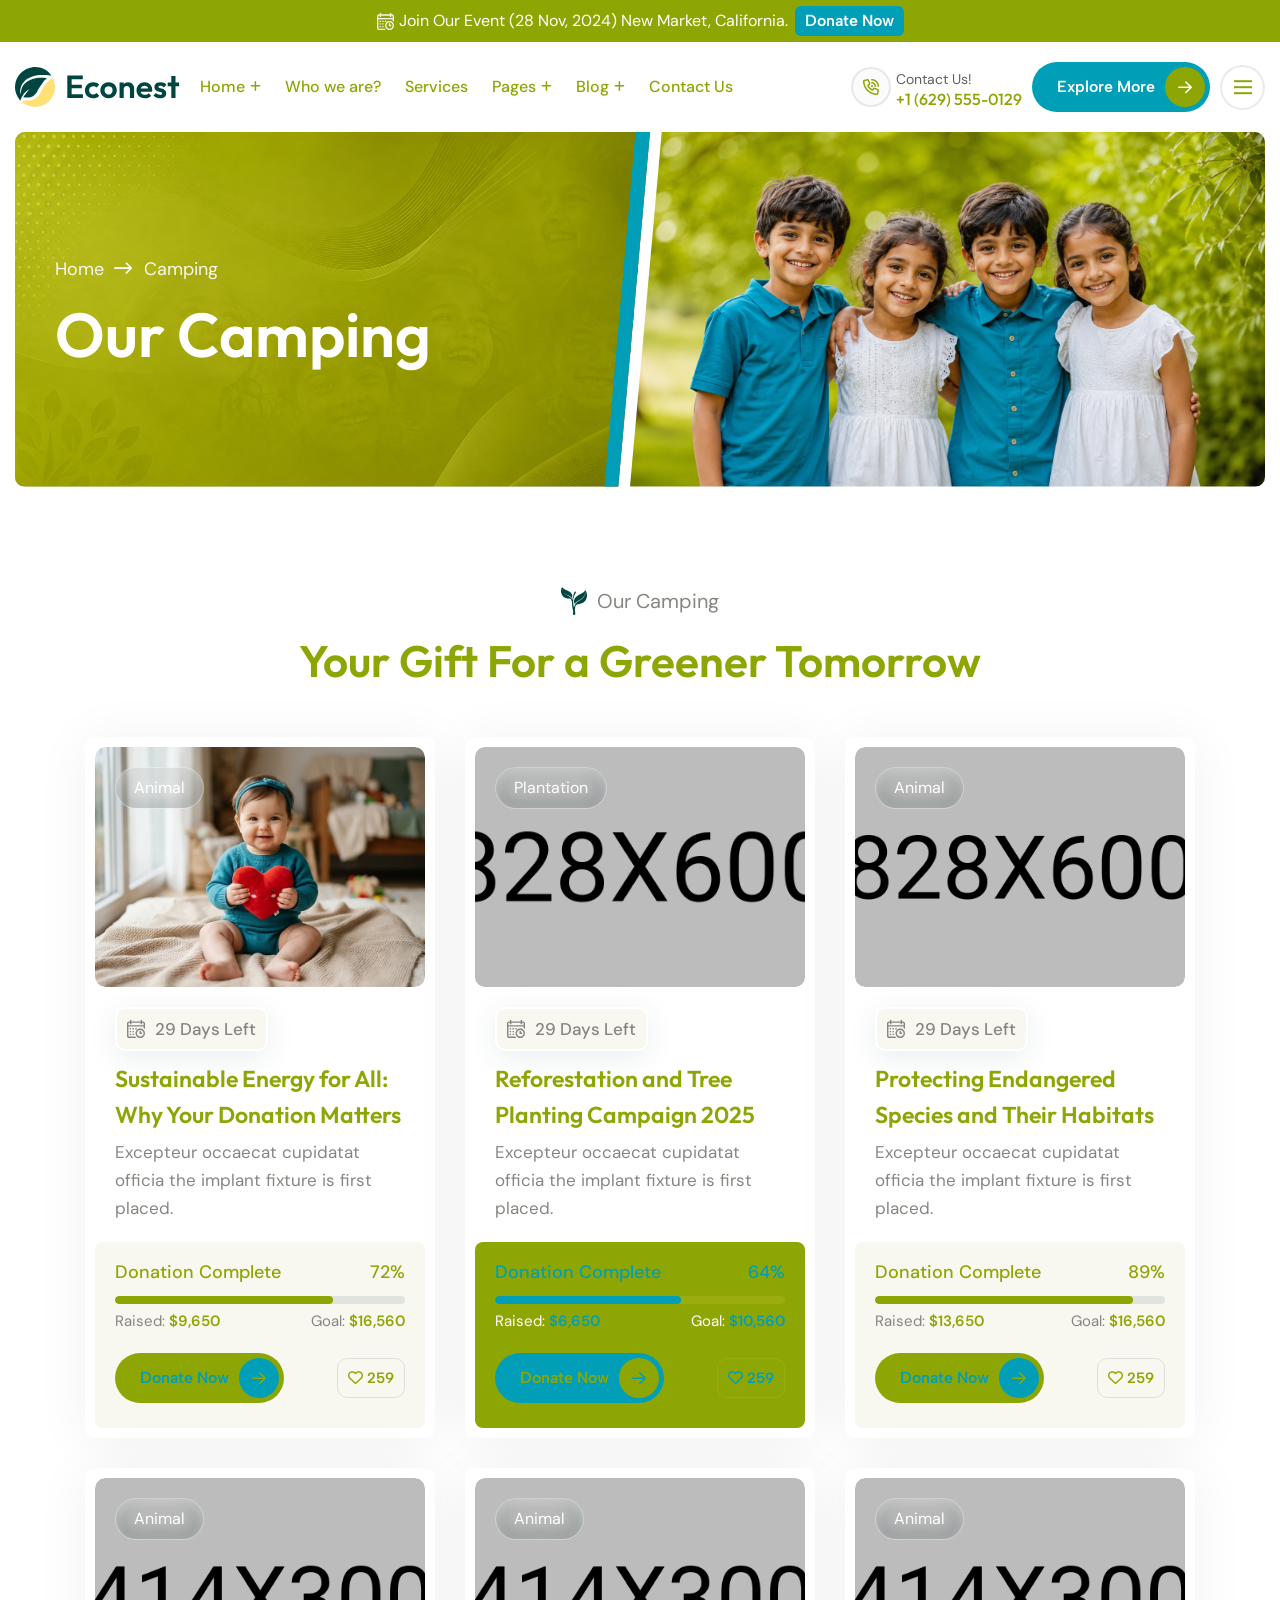
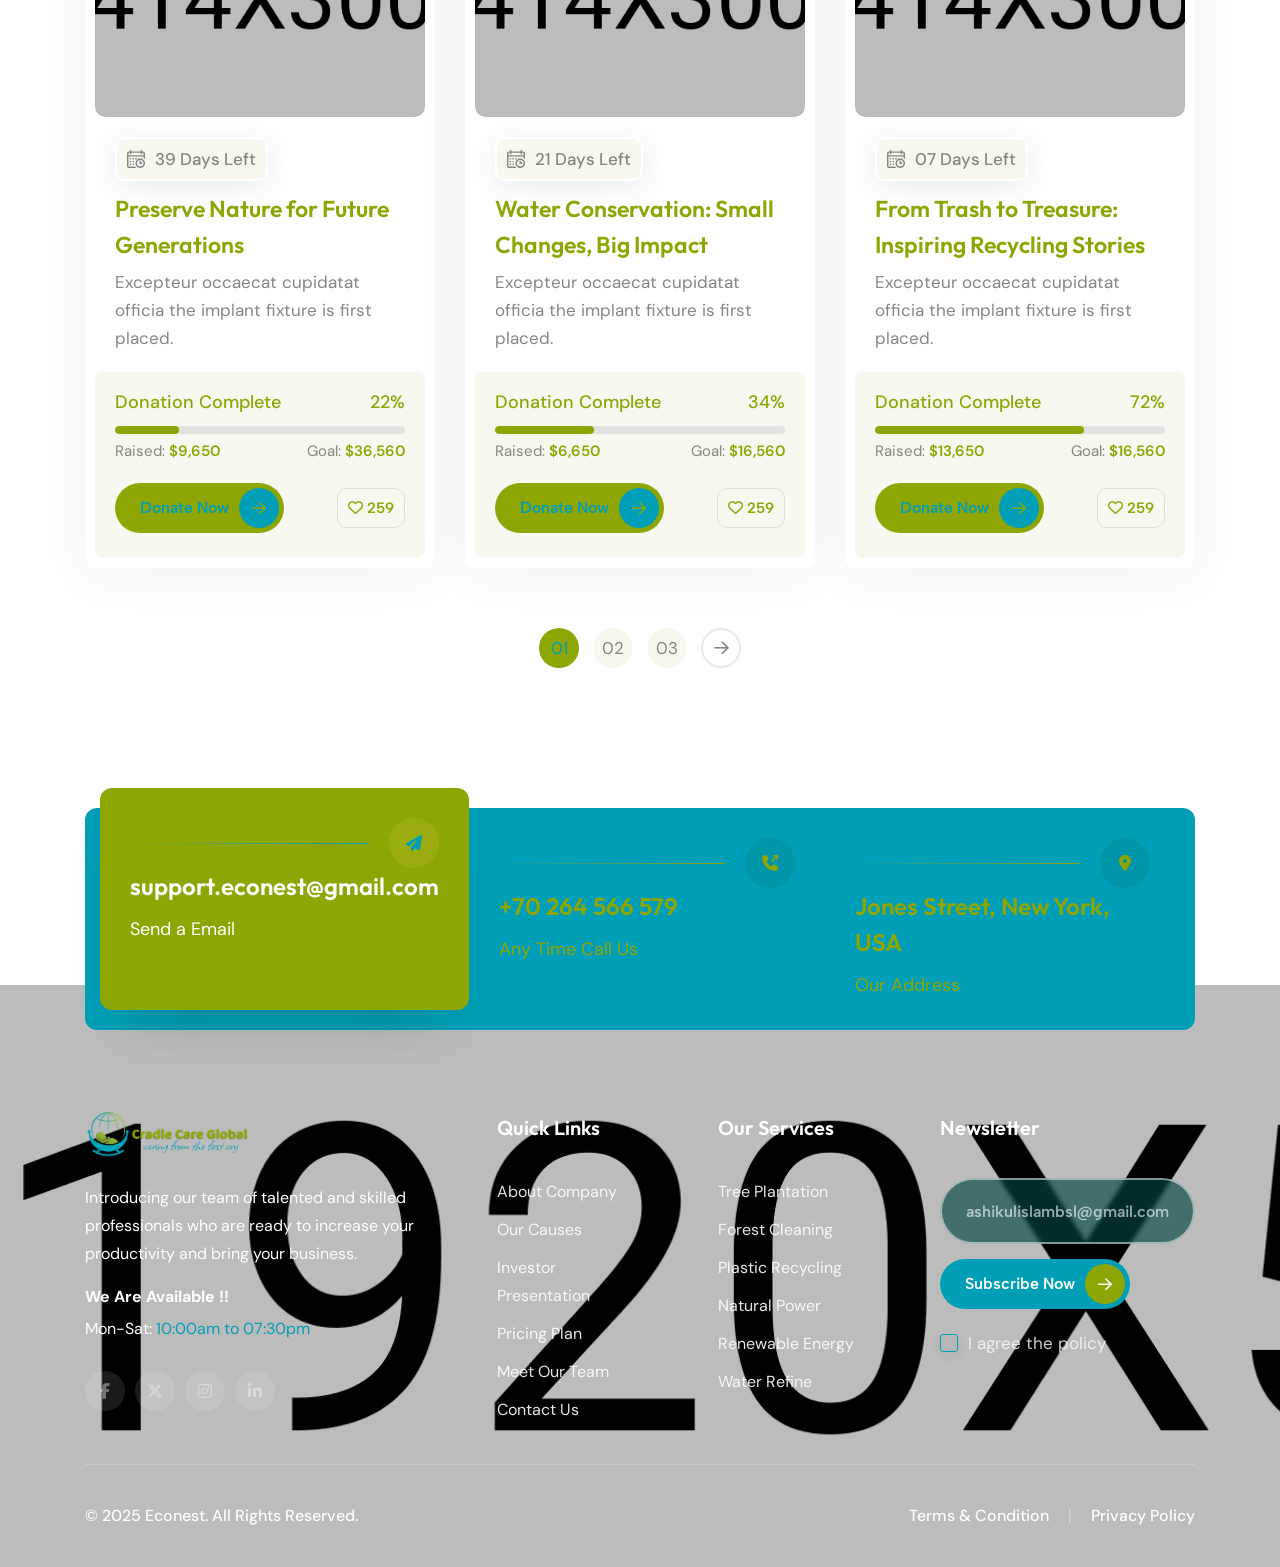
<file: camping.html>
<!DOCTYPE html>
<html lang="en">
<head>
	<!-- Required meta tags -->
	<meta charset="utf-8">
	<meta content="width=device-width, initial-scale=1, shrink-to-fit=no" name="viewport">
	<title>Econest</title><!-- Favicon -->
	<link href="assets/img/logo/favicon.webp" rel="shortcut icon" type="image/x-icon"><!-- Google fonts -->
	<link href="https://fonts.googleapis.com" rel="preconnect">
	<link href="https://fonts.gstatic.com" rel="preconnect">
	<link href="https://fonts.googleapis.com/css2?family=Albert+Sans:ital,wght@0,100..900;1,100..900&family=DM+Sans:ital,opsz,wght@0,9..40,100..1000;1,9..40,100..1000&family=Outfit:wght@100..900&display=swap" rel="stylesheet"><!-- Vendors Css -->
	<link href="assets/vendor/animate/animate.min.css" rel="stylesheet">
	<link href="assets/vendor/fontawesome-pro/fontawesome.min.css" rel="stylesheet">
	<link href="assets/vendor/bootstrap/bootstrap.min.css" rel="stylesheet">
	<link href="assets/vendor/swiper/swiper-bundle.min.css" rel="stylesheet">
	<link href="assets/vendor/aos/aos.css" rel="stylesheet">
	<link href="assets/vendor/fancybox/fancybox.css" rel="stylesheet"><!-- Main CSS -->
	<link href="assets/css/spacing.css" rel="stylesheet">
	<link href="assets/css/main.css" rel="stylesheet">
</head>

<body>
<!-- preloader start-->
<div id="preloader">
	<div class="preloader">
		<img src="assets/img/thumbs/preloader.gif" alt="preloader">
	</div>
</div>
<!-- preloader end  -->

<!-- header-section start -->
<header class="header-section">
	<div class="top-bar d-none d-md-block">
		<div class="container-fluid">
			<div class="row">
				<div class="col-xl-12">
					<div class="top-bar-content text-center">
						<div class="text-wrap">
							<img alt="icon" src="assets/img/icons/calendar-time.svg"> <span>Join Our Event (28 Nov, 2024) New Market, California.</span>
						</div><a class="e-primary-btn is-hover-white top-btn" href="donations.html">Donate Now</a>
					</div>
				</div>
			</div>
		</div>
	</div>
	<div class="header-bottom">
		<div class="container-fluid">
			<div class="row">
				<div class="col-xl-12">
					<div class="header-bottom-layout">
						<div class="header-left">
							<div class="logo-wrap">
								<a href="index.html"><img alt="logo" src="assets/img/logo/logo.svg"></a>
							</div>
							<nav class="main-menu d-none d-xl-block">
								<ul>
									<li class="has-dropdown">
										<a href="#">Home</a>
										<ul class="sub-menu">
											<li>
												<a href="index.html">Home 01</a>
											</li>
											<li>
												<a href="index-2.html">Home 02</a>
											</li>
											<li>
												<a href="index-3.html">Home 03</a>
											</li>
											<li>
												<a href="index-4.html">Home 04</a>
											</li>
											<li>
												<a href="index-5.html">Home 05</a>
											</li>
										</ul>
									</li>
									<li>
										<a href="about.html">Who we are?</a>
									</li>
									<li>
										<a href="services.html">Services</a>
									</li>
									<li class="has-dropdown">
										<a href="#">Pages</a>
										<ul class="sub-menu">
											<li>
												<a href="services-details.html">Services Details</a>
											</li>
											<li>
												<a href="project.html">Projects</a>
											</li>
											<li>
												<a href="project-details.html">Project Details</a>
											</li>
											<li>
												<a href="camping.html">Camping</a>
											</li>
											<li>
												<a href="camping-details.html">Camping Details</a>
											</li>
											<li>
												<a href="camping-donation.html">Camping Donation</a>
											</li>
											<li>
												<a href="donations.html">Donation</a>
											</li>
											<li>
												<a href="be-volunteer.html">Become a Volunteer</a>
											</li>
											<li>
												<a href="volunteer.html">Volunteers</a>
											</li>
											<li>
												<a href="volunteer-details.html">Volunteer Details</a>
											</li>
										</ul>
									</li>
									<li class="has-dropdown">
										<a href="#">Blog</a>
										<ul class="sub-menu">
											<li>
												<a href="blog-grid.html">Blog Grid</a>
											</li>
											<li>
												<a href="blog-standard.html">Blog Standard</a>
											</li>
											<li>
												<a href="blog-details.html">Blog Details</a>
											</li>
										</ul>
									</li>
									<li>
										<a href="contact.html">Contact Us</a>
									</li>
								</ul>
							</nav>
						</div>
						<div class="header-right">
							<div class="header-info d-none d-xl-flex">
								<div class="header-info-icon">
									<i class="fa-regular fa-phone-volume"></i>
								</div>
								<div class="header-info-content">
									<span>Contact Us!</span>
									<p><a href="tel:+1629555-0129">+1 (629) 555-0129</a></p>
								</div>
							</div>
							<div class="header-btn-wrap d-none d-xl-flex">
								<a class="e-primary-btn has-icon" href="services.html">Explore More <span class="icon-wrap"><span class="icon"><i class="fa-regular fa-arrow-right"></i> <i class="fa-regular fa-arrow-right"></i></span></span></a>
							</div>
							<div class="header-bar open-sidebar d-none d-xl-flex" data-toggle="sidebar">
								<div class="bar bar-1"></div>
								<div class="bar bar-2"></div>
								<div class="bar bar-3"></div>
							</div>
							<div class="header-bar open-mobile-menu d-xl-none" data-toggle="menubar">
								<div class="bar bar-1"></div>
								<div class="bar bar-2"></div>
								<div class="bar bar-3"></div>
							</div>
						</div>
					</div>
				</div>
			</div>
		</div>
	</div>
</header>
<!-- header-section end -->

<!-- off-canvas-sidebar start -->
<div class="off-canvas-sidebar">
	<div class="off-canvas-sidebar-body">
		<div class="off-canvas-sidebar-close" data-close="sidebar">
			<i class="fa-regular fa-xmark"></i>
		</div>
		<div class="off-canvas-logo m-b-20">
			<a href="index.html">
				<img src="assets/img/logo/logo.svg" alt="logo"/>
			</a>
		</div>
		<div class="off-canvas-text m-b-30">
			<p>
				Ratione doloribus optio minus cum ab. Nostrum rerum minus sapiente
				eveniet fuga quos tenetur Bicycle rights taxidermy knausgaard, 3
				wolf moon schlitz kombucha freegan ugh ethical kogi Déjà en
				recherche de nouvelle inspiration pour la prochaine collection, qui
				sera toujours inspirée de ses origines suisses de son savoir-faire
				an nouveau matériel arrive!
			</p>
		</div>
		<div class="off-canvas-thumb m-b-40">
			<img src="assets/img/thumbs/thumb-3.webp" alt="thumb"/>
		</div>
		<div class="off-canvas-contact m-b-40">
			<div class="off-canvas-contact-item">
				<div class="icon">
					<i class="fa-solid fa-location-dot"></i>
				</div>
				<div class="text">
					<h6>Address</h6>
					<p>Jones Street, New York, USA</p>
				</div>
			</div>
			<a href="mailto:support@example.com" class="off-canvas-contact-item">
				<div class="icon">
					<i class="fa-solid fa-paper-plane"></i>
				</div>
				<div class="text">
					<h6>Email</h6>
					<p>Support@example.com</p>
				</div>
			</a>
			<a href="tel:+70264566579" class="off-canvas-contact-item">
				<div class="icon">
					<i class="fa-solid fa-phone-arrow-up-right"></i>
				</div>
				<div class="text">
					<h6>Phone</h6>
					<p>+70 264 566 579</p>
				</div>
			</a>
		</div>
		<div class="off-canvas-social-links">
			<a href="https://facebook.com">
				<i class="fab fa-facebook-f"></i>
			</a>
			<a href="https://twitter.com">
				<i class="fab fa-x-twitter"></i>
			</a>
			<a href="https://www.instagram.com">
				<i class="fab fa-instagram"></i>
			</a>
			<a href="https://linkedin.com">
				<i class="fab fa-linkedin-in"></i>
			</a>
		</div>
	</div>
	<div class="off-canvas-sidebar-overlay" data-close="sidebar"></div>
</div>
<!-- off-canvas-sidebar end -->

<!-- off-canvas-menubar start -->
<div class="off-canvas-menubar">
	<div class="off-canvas-menubar-body">
		<div class="off-canvas-head">
			<div class="off-canvas-logo">
				<a href="index.html">
					<img src="assets/img/logo/logo.svg" alt="logo"/>
				</a>
			</div>
			<div class="off-canvas-menubar-close" data-close="menubar">
				<i class="fa-regular fa-xmark"></i>
			</div>
		</div>

		<div class="off-canvas-menu">
			<ul>
				<li class="has-dropdown">
					<a href="#">Home</a>
					<ul class="sub-menu">
						<li><a href="index.html">Home 01</a></li>
						<li><a href="index-2.html">Home 02</a></li>
						<li><a href="index-3.html">Home 03</a></li>
						<li><a href="index-4.html">Home 04</a></li>
						<li><a href="index-5.html">Home 05</a></li>
					</ul>
				</li>
				<li><a href="about.html">Who we are?</a></li>
				<li><a href="services.html">Services</a></li>
				<li class="has-dropdown">
					<a href="#">Pages</a>
					<ul class="sub-menu">
						<li><a href="services-details.html">Services Details</a></li>
						<li><a href="project.html">Projects</a></li>
						<li><a href="project-details.html">Project Details</a></li>
						<li><a href="camping.html">Camping</a></li>
						<li><a href="camping-details.html">Camping Details</a></li>
						<li><a href="camping-donation.html">Camping Donation</a></li>
						<li><a href="donations.html">Donation</a></li>
						<li><a href="be-volunteer.html">Become a Volunteer</a></li>
						<li><a href="volunteer.html">Volunteers</a></li>
						<li><a href="volunteer-details.html">Volunteer Details</a></li>
					</ul>
				</li>
				<li class="has-dropdown">
					<a href="#">Blog</a>
					<ul class="sub-menu">
						<li><a href="blog-grid.html">Blog Grid</a></li>
						<li><a href="blog-standard.html">Blog Standard</a></li>
						<li><a href="blog-details.html">Blog Details</a></li>
					</ul>
				</li>
				<li><a href="contact.html">Contact Us</a></li>
			</ul>
		</div>
	</div>
	<div class="off-canvas-menubar-overlay" data-close="menubar"></div>
</div>
<!-- off-canvas-menubar end -->

<main>
	<!-- breadcrumb-section start -->
	<section class="breadcrumb-section">
		<div class="container-fluid">
			<div class="row g-0">
				<div class="col-xl-6 col-lg-6">
					<div class="breadcrumb-content" style="background-image: url(assets/img/bg/breadcrumb-bg.webp)">
						<div class="breadcrumb-nav" data-aos="fade-up" data-aos-duration="1000" data-aos-delay="200">
							<ul>
								<li><a href="index.html">Home</a></li>
								<li><a href="#">Camping</a></li>
							</ul>
						</div>
						<div class="breadcrumb-title" data-aos="fade-up" data-aos-duration="1000" data-aos-delay="400">
							<h2>Our Camping</h2>
						</div>
						<div class="shape-1">
							<img src="assets/img/shapes/shape-1.webp" alt="shape"/>
						</div>
					</div>
				</div>
				<div class="col-xl-6 col-lg-6 d-none d-lg-block">
					<div class="breadcrumb-thumb">
						<img src="assets/img/thumbs/thumb-1.webp" alt="thumb"/>
					</div>
				</div>
			</div>
		</div>
	</section>
	<!-- breadcrumb-section end -->

	<!-- services-section start -->
	<section class="services-section p-t-100 p-b-120">
		<div class="container">
			<div class="row justify-content-center text-center m-b-50 m-b-xs-40">
				<div class="col-xl-8">
					<div class="common-subtitle" data-aos="fade-up" data-aos-delay="600" data-aos-duration="1000">
						<img alt="icon-1" src="assets/img/icons/icon-2.svg"> <span>Our Camping</span>
					</div>
					<div class="common-title m-b-0" data-aos="fade-up" data-aos-delay="800" data-aos-duration="1000">
						<h2>Your Gift For a Greener Tomorrow</h2>
					</div>
				</div>
			</div>
		</div>
		<div class="container">
			<div class="row" data-aos="fade-up" data-aos-delay="200" data-aos-duration="1000">
				<div class="col-xl-4 m-b-30">
					<div class="camping-card">
						<div class="thumb">
							<a href="camping-details.html"><img alt="thumb-2" src="assets/img/thumbs/thumb-2.webp"></a>
							<div class="category">
								<a href="camping-details.html">Animal</a>
							</div>
						</div>
						<div class="content">
							<div class="content-top">
								<div class="date">
									<img alt="calendar-icon" src="assets/img/icons/calendar.svg"> <span>29 Days Left</span>
								</div>
								<div class="title">
									<h3><a href="camping-details.html">Sustainable Energy for All: Why Your Donation Matters</a></h3>
								</div>
								<div class="text">
									<p>Excepteur occaecat cupidatat officia the implant fixture is first placed.</p>
								</div>
							</div>
							<div class="donation-wrap">
								<div class="d-top">
									<p>Donation Complete</p>
									<p>72%</p>
								</div>
								<div aria-label="Basic example" aria-valuemax="100" aria-valuemin="0" aria-valuenow="75" class="progress" role="progressbar">
									<div class="progress-bar" style="width: 75%"></div>
								</div>
								<div class="fund">
									<p>Raised: <span>$9,650</span></p>
									<p>Goal: <span>$16,560</span></p>
								</div>
								<div class="d-bottom">
									<a class="e-primary-btn has-icon d-btn" href="donations.html">Donate Now <span class="icon-wrap"><span class="icon"><i class="fa-regular fa-arrow-right"></i> <i class="fa-regular fa-arrow-right"></i></span></span></a> <button class="d-wishlist"><i class="fa-regular fa-heart"></i> <span>259</span></button>
								</div>
							</div>
						</div>
					</div>
				</div>
				<div class="col-xl-4 m-b-30">
					<div class="camping-card active">
						<div class="thumb">
							<a href="camping-details.html"><img alt="thumb-2" src="assets/img/thumbs/thumb-3.webp"></a>
							<div class="category">
								<a href="camping-details.html">Plantation</a>
							</div>
						</div>
						<div class="content">
							<div class="content-top">
								<div class="date">
									<img alt="calendar-icon" src="assets/img/icons/calendar.svg"> <span>29 Days Left</span>
								</div>
								<div class="title">
									<h3><a href="camping-details.html">Reforestation and Tree Planting Campaign 2025</a></h3>
								</div>
								<div class="text">
									<p>Excepteur occaecat cupidatat officia the implant fixture is first placed.</p>
								</div>
							</div>
							<div class="donation-wrap">
								<div class="d-top">
									<p>Donation Complete</p>
									<p>64%</p>
								</div>
								<div aria-label="Basic example" aria-valuemax="100" aria-valuemin="0" aria-valuenow="64" class="progress" role="progressbar">
									<div class="progress-bar" style="width: 64%"></div>
								</div>
								<div class="fund">
									<p>Raised: <span>$6,650</span></p>
									<p>Goal: <span>$10,560</span></p>
								</div>
								<div class="d-bottom">
									<a class="e-primary-btn has-icon d-btn" href="donations.html">Donate Now <span class="icon-wrap"><span class="icon"><i class="fa-regular fa-arrow-right"></i> <i class="fa-regular fa-arrow-right"></i></span></span></a> <button class="d-wishlist"><i class="fa-regular fa-heart"></i> <span>259</span></button>
								</div>
							</div>
						</div>
					</div>
				</div>
				<div class="col-xl-4 m-b-30">
					<div class="camping-card">
						<div class="thumb">
							<a href="camping-details.html"><img alt="thumb-2" src="assets/img/thumbs/thumb-4.webp"></a>
							<div class="category">
								<a href="camping-details.html">Animal</a>
							</div>
						</div>
						<div class="content">
							<div class="content-top">
								<div class="date">
									<img alt="calendar-icon" src="assets/img/icons/calendar.svg"> <span>29 Days Left</span>
								</div>
								<div class="title">
									<h3><a href="camping-details.html">Protecting Endangered Species and Their Habitats</a></h3>
								</div>
								<div class="text">
									<p>Excepteur occaecat cupidatat officia the implant fixture is first placed.</p>
								</div>
							</div>
							<div class="donation-wrap">
								<div class="d-top">
									<p>Donation Complete</p>
									<p>89%</p>
								</div>
								<div aria-label="Basic example" aria-valuemax="100" aria-valuemin="0" aria-valuenow="89" class="progress" role="progressbar">
									<div class="progress-bar" style="width: 89%"></div>
								</div>
								<div class="fund">
									<p>Raised: <span>$13,650</span></p>
									<p>Goal: <span>$16,560</span></p>
								</div>
								<div class="d-bottom">
									<a class="e-primary-btn has-icon d-btn" href="donations.html">Donate Now <span class="icon-wrap"><span class="icon"><i class="fa-regular fa-arrow-right"></i> <i class="fa-regular fa-arrow-right"></i></span></span></a> <button class="d-wishlist"><i class="fa-regular fa-heart"></i> <span>259</span></button>
								</div>
							</div>
						</div>
					</div>
				</div>
				<div class="col-xl-4 m-b-30">
					<div class="camping-card">
						<div class="thumb">
							<a href="camping-details.html"><img alt="thumb-75" src="assets/img/thumbs/thumb-75.webp"></a>
							<div class="category">
								<a href="camping-details.html">Animal</a>
							</div>
						</div>
						<div class="content">
							<div class="content-top">
								<div class="date">
									<img alt="calendar-icon" src="assets/img/icons/calendar.svg"> <span>39 Days Left</span>
								</div>
								<div class="title">
									<h3><a href="camping-details.html">Preserve Nature for Future Generations</a></h3>
								</div>
								<div class="text">
									<p>Excepteur occaecat cupidatat officia the implant fixture is first placed.</p>
								</div>
							</div>
							<div class="donation-wrap">
								<div class="d-top">
									<p>Donation Complete</p>
									<p>22%</p>
								</div>
								<div aria-label="Basic example" aria-valuemax="100" aria-valuemin="0" aria-valuenow="22" class="progress" role="progressbar">
									<div class="progress-bar" style="width: 22%"></div>
								</div>
								<div class="fund">
									<p>Raised: <span>$9,650</span></p>
									<p>Goal: <span>$36,560</span></p>
								</div>
								<div class="d-bottom">
									<a class="e-primary-btn has-icon d-btn" href="donations.html">Donate Now <span class="icon-wrap"><span class="icon"><i class="fa-regular fa-arrow-right"></i> <i class="fa-regular fa-arrow-right"></i></span></span></a> <button class="d-wishlist"><i class="fa-regular fa-heart"></i> <span>259</span></button>
								</div>
							</div>
						</div>
					</div>
				</div>
				<div class="col-xl-4 m-b-30">
					<div class="camping-card">
						<div class="thumb">
							<a href="camping-details.html"><img alt="thumb-76" src="assets/img/thumbs/thumb-76.webp"></a>
							<div class="category">
								<a href="camping-details.html">Animal</a>
							</div>
						</div>
						<div class="content">
							<div class="content-top">
								<div class="date">
									<img alt="calendar-icon" src="assets/img/icons/calendar.svg"> <span>21 Days Left</span>
								</div>
								<div class="title">
									<h3><a href="camping-details.html">Water Conservation: Small Changes, Big Impact</a></h3>
								</div>
								<div class="text">
									<p>Excepteur occaecat cupidatat officia the implant fixture is first placed.</p>
								</div>
							</div>
							<div class="donation-wrap">
								<div class="d-top">
									<p>Donation Complete</p>
									<p>34%</p>
								</div>
								<div aria-label="Basic example" aria-valuemax="100" aria-valuemin="0" aria-valuenow="34" class="progress" role="progressbar">
									<div class="progress-bar" style="width: 34%"></div>
								</div>
								<div class="fund">
									<p>Raised: <span>$6,650</span></p>
									<p>Goal: <span>$16,560</span></p>
								</div>
								<div class="d-bottom">
									<a class="e-primary-btn has-icon d-btn" href="donations.html">Donate Now <span class="icon-wrap"><span class="icon"><i class="fa-regular fa-arrow-right"></i> <i class="fa-regular fa-arrow-right"></i></span></span></a> <button class="d-wishlist"><i class="fa-regular fa-heart"></i> <span>259</span></button>
								</div>
							</div>
						</div>
					</div>
				</div>
				<div class="col-xl-4 m-b-30">
					<div class="camping-card">
						<div class="thumb">
							<a href="camping-details.html"><img alt="thumb-77" src="assets/img/thumbs/thumb-77.webp"></a>
							<div class="category">
								<a href="camping-details.html">Animal</a>
							</div>
						</div>
						<div class="content">
							<div class="content-top">
								<div class="date">
									<img alt="calendar-icon" src="assets/img/icons/calendar.svg"> <span>07 Days Left</span>
								</div>
								<div class="title">
									<h3><a href="camping-details.html">From Trash to Treasure: Inspiring Recycling Stories</a></h3>
								</div>
								<div class="text">
									<p>Excepteur occaecat cupidatat officia the implant fixture is first placed.</p>
								</div>
							</div>
							<div class="donation-wrap">
								<div class="d-top">
									<p>Donation Complete</p>
									<p>72%</p>
								</div>
								<div aria-label="Basic example" aria-valuemax="100" aria-valuemin="0" aria-valuenow="72" class="progress" role="progressbar">
									<div class="progress-bar" style="width: 72%"></div>
								</div>
								<div class="fund">
									<p>Raised: <span>$13,650</span></p>
									<p>Goal: <span>$16,560</span></p>
								</div>
								<div class="d-bottom">
									<a class="e-primary-btn has-icon d-btn" href="donations.html">Donate Now <span class="icon-wrap"><span class="icon"><i class="fa-regular fa-arrow-right"></i> <i class="fa-regular fa-arrow-right"></i></span></span></a> <button class="d-wishlist"><i class="fa-regular fa-heart"></i> <span>259</span></button>
								</div>
							</div>
						</div>
					</div>
				</div>
			</div>
			<div class="row justify-content-center text-center m-t-30">
				<div class="col-xl-6">
					<div class="project-pagination">
						<ul>
							<li class="active">
								<a href="#">01</a>
							</li>
							<li>
								<a href="#">02</a>
							</li>
							<li>
								<a href="#">03</a>
							</li>
							<li class="icon">
								<a href="#"><i class="fa-regular fa-arrow-right"></i></a>
							</li>
						</ul>
					</div>
				</div>
			</div>
		</div>
	</section>
	<!-- services-section end -->

	<!-- contact-info-section start -->
	<section class="contact-info-section">
		<div class="container">
			<div class="row">
				<div class="col-xl-12">
					<div class="contact-info-layout">
						<a class="contact-info active" href="mailto:support.econest@gmail.com">
							<div class="icon-wrap">
								<div class="icon-shape"></div>
								<div class="icon">
									<i class="fa-solid fa-paper-plane"></i>
								</div>
							</div>
							<h3>support.econest@gmail.com</h3>
							<p>Send a Email</p>
						</a>
						<a class="contact-info" href="tel:+70264566579">
							<div class="icon-wrap">
								<div class="icon-shape"></div>
								<div class="icon">
									<i class="fa-solid fa-phone-arrow-up-right"></i>
								</div>
							</div>
							<h3>+70 264 566 579</h3>
							<p>Any Time Call Us</p>
						</a>
						<a class="contact-info" href="#">
							<div class="icon-wrap">
								<div class="icon-shape"></div>
								<div class="icon">
									<i class="fa-solid fa-location-dot"></i>
								</div>
							</div>
							<h3>Jones Street, New York, USA</h3>
							<p>Our Address</p>
						</a>
					</div>
				</div>
			</div>
		</div>
	</section>
	<!-- contact-info-section end -->
</main>

<!-- footer-section start -->
<footer class="footer-section p-t-125" style="background-image: url(assets/img/bg/footer-bg.webp)">
	<div class="container">
		<div class="row justify-content-between row-gap-md-5 row-gap-4 p-b-30">
			<div class="col-xl-4 col-lg-8 col-md-7">
				<div class="footer-widget">
					<div class="about-widget">
						<div class="footer-logo">
							<a href="index.html"><img alt="logo" src="assets/img/logo/logo-white.svg"></a>
						</div>
						<div class="text">
							<p>
								Introducing our team of talented and skilled professionals who are ready to increase
								your productivity and bring your business.
							</p>
						</div>
						<div class="info">
							<p><b>We Are Available !!</b></p>
							<p>Mon-Sat: <span>10:00am to 07:30pm</span></p>
						</div>
						<div class="social-links">
							<a href="https://facebook.com"><i class="fab fa-facebook-f"></i></a>
							<a href="https://twitter.com"><i class="fab fa-x-twitter"></i></a>
							<a href="https://www.instagram.com"><i class="fab fa-instagram"></i></a>
							<a href="https://linkedin.com"><i class="fab fa-linkedin-in"></i></a>
						</div>
					</div>
				</div>
			</div>
			<div class="col-xl-2 col-lg-4 col-md-5">
				<div class="footer-widget">
					<h3 class="w-title">Quick Links</h3>
					<ul>
						<li>
							<a href="about.html">About Company</a>
						</li>
						<li>
							<a href="services.html">Our Causes</a>
						</li>
						<li>
							<a href="camping-donation.html">Investor Presentation</a>
						</li>
						<li>
							<a href="donations.html">Pricing Plan</a>
						</li>
						<li>
							<a href="volunteer.html">Meet Our Team</a>
						</li>
						<li>
							<a href="contact.html">Contact Us</a>
						</li>
					</ul>
				</div>
			</div>
			<div class="col-xl-2 col-lg-4 col-md-5">
				<div class="footer-widget">
					<h3 class="w-title">Our Services</h3>
					<ul>
						<li>
							<a href="camping-details.html">Tree Plantation</a>
						</li>
						<li>
							<a href="camping-donation.html">Forest Cleaning</a>
						</li>
						<li>
							<a href="services-details.html">Plastic Recycling</a>
						</li>
						<li>
							<a href="project.html">Natural Power</a>
						</li>
						<li>
							<a href="project.html">Renewable Energy</a>
						</li>
						<li>
							<a href="project-details.html">Water Refine</a>
						</li>
					</ul>
				</div>
			</div>
			<div class="col-xl-3 col-lg-4 col-md-5">
				<div class="footer-widget">
					<h3 class="w-title">Newsletter</h3>
					<div class="subscribe-form">
						<form action="#">
							<div class="input-wrap">
								<input placeholder="ashikulislambsl@gmail.com" type="text">
							</div>
							<div class="input-button">
								<button class="e-primary-btn has-icon is-hover-white" type="submit">Subscribe Now
									<span class="icon-wrap"><span class="icon"><i class="fa-regular fa-arrow-right"></i> <i class="fa-regular fa-arrow-right"></i></span></span>
								</button>
							</div>
							<div class="input-checkbox">
								<input id="agree" type="checkbox"> <label for="agree"><span class="check-mark"></span> I
								agree the policy</label>
							</div>
						</form>
					</div>
				</div>
			</div>
		</div>
		<div class="footer-bottom-3">
			<div class="footer-bottom-layout-2">
				<div class="footer-copyright">
					© 2025 Econest. All Rights Reserved.
				</div>
				<div class="footer-bottom-menu">
					<ul>
						<li>
							<a href="contact.html">Terms & Condition</a>
						</li>
						<li>
							<a href="contact.html">Privacy Policy</a>
						</li>
					</ul>
				</div>
			</div>
		</div>
	</div>
</footer>
<!-- footer-section end -->

<!-- Vendors Js -->
<script src="assets/vendor/jquery/jquery.min.js"></script>
<script src="assets/vendor/popper/popper.min.js"></script>
<script src="assets/vendor/bootstrap/bootstrap.min.js"></script>
<script src="assets/vendor/swiper/swiper-bundle.min.js"></script>
<script src="assets/vendor/aos/aos.js"></script>
<script src="assets/vendor/fancybox/fancybox.umd.js"></script>
<script src="assets/vendor/counter/purecounter.js"></script>

<!-- Main Js -->
<script src="assets/js/script.js"></script>
</body>
</html>
</file>
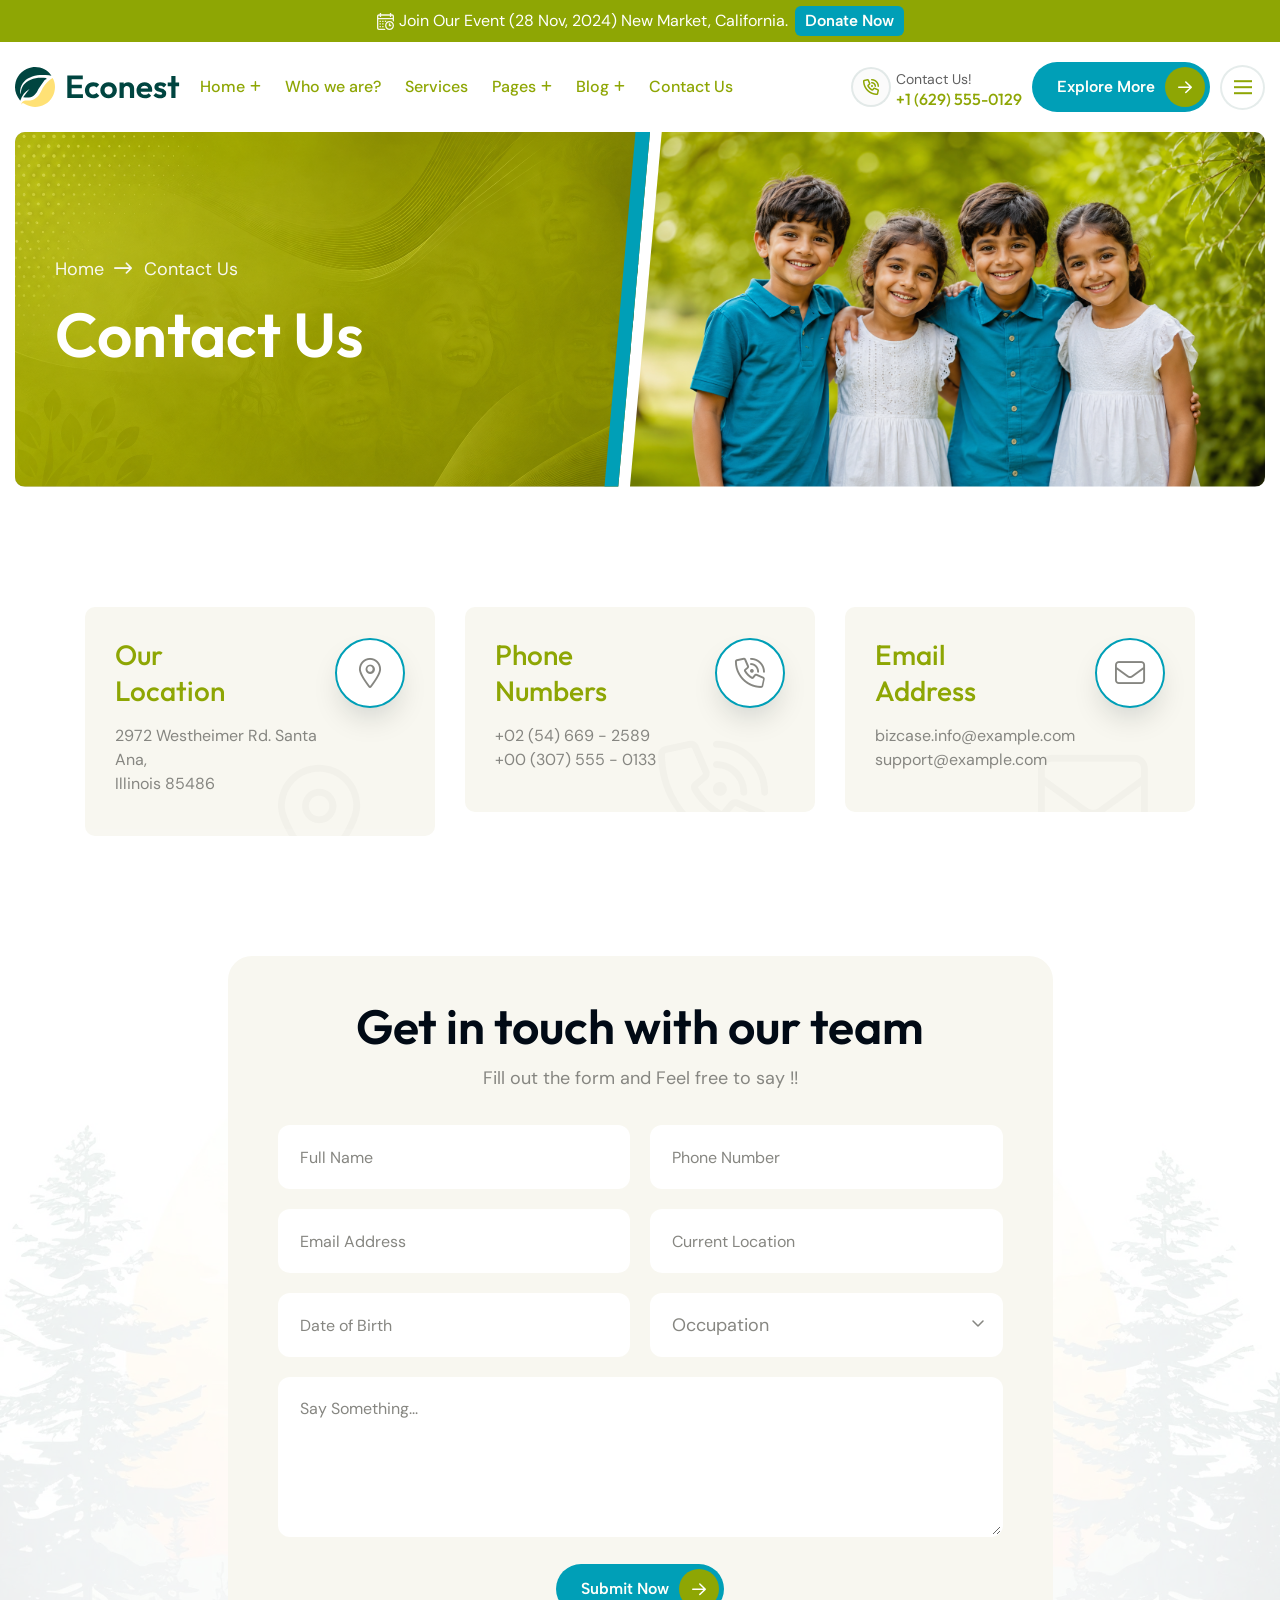
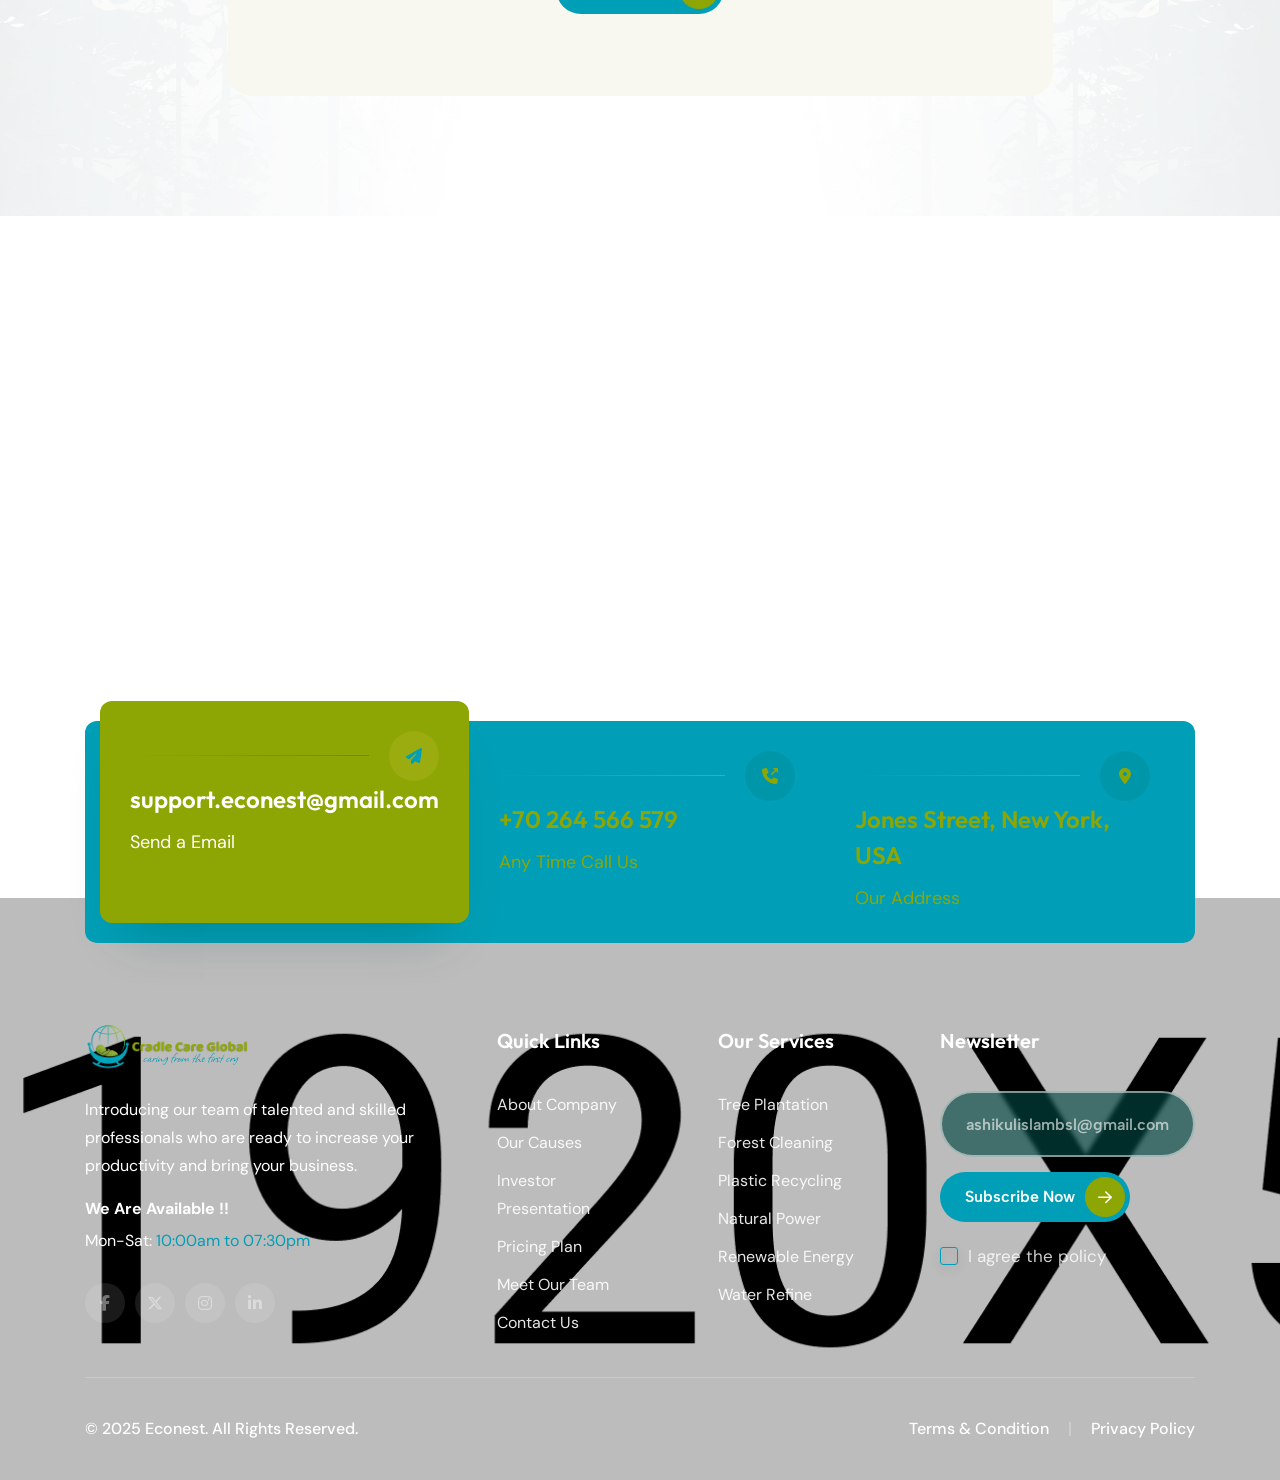
<file: contact.html>
<!doctype html>
<html lang="en">

<head>
	<!-- Required meta tags -->
	<meta charset="utf-8">
	<meta content="width=device-width, initial-scale=1, shrink-to-fit=no" name="viewport">
	<title>Econest</title><!-- Favicon -->
	<link href="assets/img/logo/favicon.webp" rel="shortcut icon" type="image/x-icon"><!-- Google fonts -->
	<link href="https://fonts.googleapis.com" rel="preconnect">
	<link href="https://fonts.gstatic.com" rel="preconnect">
	<link href="https://fonts.googleapis.com/css2?family=Albert+Sans:ital,wght@0,100..900;1,100..900&family=DM+Sans:ital,opsz,wght@0,9..40,100..1000;1,9..40,100..1000&family=Outfit:wght@100..900&display=swap" rel="stylesheet"><!-- Vendors Css -->
	<link href="assets/vendor/animate/animate.min.css" rel="stylesheet">
	<link href="assets/vendor/fontawesome-pro/fontawesome.min.css" rel="stylesheet">
	<link href="assets/vendor/bootstrap/bootstrap.min.css" rel="stylesheet">
	<link href="assets/vendor/swiper/swiper-bundle.min.css" rel="stylesheet">
	<link href="assets/vendor/aos/aos.css" rel="stylesheet">
	<link href="assets/vendor/fancybox/fancybox.css" rel="stylesheet"><!-- Main CSS -->
	<link href="assets/css/spacing.css" rel="stylesheet">
	<link href="assets/css/main.css" rel="stylesheet">
</head>

<body>
<!-- preloader start-->
<div id="preloader">
	<div class="preloader">
		<img src="assets/img/thumbs/preloader.gif" alt="preloader">
	</div>
</div>
<!-- preloader end  -->

<!-- header-section start -->
<header class="header-section">
	<div class="top-bar d-none d-md-block">
		<div class="container-fluid">
			<div class="row">
				<div class="col-xl-12">
					<div class="top-bar-content text-center">
						<div class="text-wrap">
							<img src="assets/img/icons/calendar-time.svg" alt="icon">
							<span>Join Our Event (28 Nov, 2024) New Market, California.</span>
						</div>
						<a href="donations.html" class="e-primary-btn is-hover-white top-btn">Donate Now</a>
					</div>
				</div>
			</div>
		</div>
	</div>
	<div class="header-bottom">
		<div class="container-fluid">
			<div class="row">
				<div class="col-xl-12">
					<div class="header-bottom-layout">
						<div class="header-left">
							<div class="logo-wrap">
								<a href="index.html">
									<img src="assets/img/logo/logo.svg" alt="logo">
								</a>
							</div>
							<nav class="main-menu d-none d-xl-block">
								<ul>
									<li class="has-dropdown">
										<a href="#">Home</a>
										<ul class="sub-menu">
											<li><a href="index.html">Home 01</a></li>
											<li><a href="index-2.html">Home 02</a></li>
											<li><a href="index-3.html">Home 03</a></li>
											<li><a href="index-4.html">Home 04</a></li>
											<li><a href="index-5.html">Home 05</a></li>
										</ul>
									</li>
									<li><a href="about.html">Who we are?</a></li>
									<li><a href="services.html">Services</a></li>
									<li class="has-dropdown">
										<a href="#">Pages</a>
										<ul class="sub-menu">
											<li><a href="services-details.html">Services Details</a></li>
											<li><a href="project.html">Projects</a></li>
											<li><a href="project-details.html">Project Details</a></li>
											<li><a href="camping.html">Camping</a></li>
											<li><a href="camping-details.html">Camping Details</a></li>
											<li><a href="camping-donation.html">Camping Donation</a></li>
											<li><a href="donations.html">Donation</a></li>
											<li><a href="be-volunteer.html">Become a Volunteer</a></li>
											<li><a href="volunteer.html">Volunteers</a></li>
											<li><a href="volunteer-details.html">Volunteer Details</a></li>
										</ul>
									</li>
									<li class="has-dropdown">
										<a href="#">Blog</a>
										<ul class="sub-menu">
											<li><a href="blog-grid.html">Blog Grid</a></li>
											<li><a href="blog-standard.html">Blog Standard</a></li>
											<li><a href="blog-details.html">Blog Details</a></li>
										</ul>
									</li>
									<li><a href="contact.html">Contact Us</a></li>
								</ul>
							</nav>
						</div>
						<div class="header-right">
							<div class="header-info d-none d-xl-flex">
								<div class="header-info-icon">
									<i class="fa-regular fa-phone-volume"></i>
								</div>
								<div class="header-info-content">
									<span>Contact Us!</span>
									<p><a href="tel:+1629555-0129">+1 (629) 555-0129</a></p>
								</div>
							</div>
							<div class="header-btn-wrap d-none d-xl-flex">
								<a href="services.html" class="e-primary-btn has-icon">
									Explore More
									<span class="icon-wrap">
                                        <span class="icon">
                                            <i class="fa-regular fa-arrow-right"></i>
                                            <i class="fa-regular fa-arrow-right"></i>
                                        </span>
                                    </span>
								</a>
							</div>
							<div class="header-bar open-sidebar d-none d-xl-flex" data-toggle="sidebar">
								<div class="bar bar-1"></div>
								<div class="bar bar-2"></div>
								<div class="bar bar-3"></div>
							</div>
							<div class="header-bar open-mobile-menu d-xl-none" data-toggle="menubar">
								<div class="bar bar-1"></div>
								<div class="bar bar-2"></div>
								<div class="bar bar-3"></div>
							</div>
						</div>
					</div>
				</div>
			</div>
		</div>
	</div>
</header>
<!-- header-section end -->

<!-- off-canvas-sidebar start -->
<div class="off-canvas-sidebar">
	<div class="off-canvas-sidebar-body">
		<div class="off-canvas-sidebar-close" data-close="sidebar">
			<i class="fa-regular fa-xmark"></i>
		</div>
		<div class="off-canvas-logo m-b-20">
			<a href="index.html">
				<img src="assets/img/logo/logo.svg" alt="logo"/>
			</a>
		</div>
		<div class="off-canvas-text m-b-30">
			<p>
				Ratione doloribus optio minus cum ab. Nostrum rerum minus sapiente eveniet fuga quos tenetur Bicycle
				rights taxidermy knausgaard, 3 wolf moon schlitz kombucha freegan ugh ethical kogi Déjà en recherche de
				nouvelle inspiration pour la prochaine collection, qui sera toujours inspirée de ses origines suisses de
				son savoir-faire an nouveau matériel arrive!
			</p>
		</div>
		<div class="off-canvas-thumb m-b-40">
			<img src="assets/img/thumbs/thumb-3.webp" alt="thumb">
		</div>
		<div class="off-canvas-contact m-b-40">
			<div class="off-canvas-contact-item">
				<div class="icon">
					<i class="fa-solid fa-location-dot"></i>
				</div>
				<div class="text">
					<h6>Address</h6>
					<p>Jones Street, New York, USA</p>
				</div>
			</div>
			<a href="mailto:support@example.com" class="off-canvas-contact-item">
				<div class="icon">
					<i class="fa-solid fa-paper-plane"></i>
				</div>
				<div class="text">
					<h6>Email</h6>
					<p>Support@example.com</p>
				</div>
			</a>
			<a href="tel:+70264566579" class="off-canvas-contact-item">
				<div class="icon">
					<i class="fa-solid fa-phone-arrow-up-right"></i>
				</div>
				<div class="text">
					<h6>Phone</h6>
					<p>+70 264 566 579</p>
				</div>
			</a>
		</div>
		<div class="off-canvas-social-links">
			<a href="https://facebook.com">
				<i class="fab fa-facebook-f"></i>
			</a>
			<a href="https://twitter.com">
				<i class="fab fa-x-twitter"></i>
			</a>
			<a href="https://www.instagram.com">
				<i class="fab fa-instagram"></i>
			</a>
			<a href="https://linkedin.com">
				<i class="fab fa-linkedin-in"></i>
			</a>
		</div>
	</div>
	<div class="off-canvas-sidebar-overlay" data-close="sidebar"></div>
</div>
<!-- off-canvas-sidebar end -->

<!-- off-canvas-menubar start -->
<div class="off-canvas-menubar">
	<div class="off-canvas-menubar-body">
		<div class="off-canvas-head">
			<div class="off-canvas-logo">
				<a href="index.html">
					<img src="assets/img/logo/logo.svg" alt="logo"/>
				</a>
			</div>
			<div class="off-canvas-menubar-close" data-close="menubar">
				<i class="fa-regular fa-xmark"></i>
			</div>
		</div>

		<div class="off-canvas-menu">
			<ul>
				<li class="has-dropdown">
					<a href="#">Home</a>
					<ul class="sub-menu">
						<li><a href="index.html">Home 01</a></li>
						<li><a href="index-2.html">Home 02</a></li>
						<li><a href="index-3.html">Home 03</a></li>
						<li><a href="index-4.html">Home 04</a></li>
						<li><a href="index-5.html">Home 05</a></li>
					</ul>
				</li>
				<li><a href="about.html">Who we are?</a></li>
				<li><a href="services.html">Services</a></li>
				<li class="has-dropdown">
					<a href="#">Pages</a>
					<ul class="sub-menu">
						<li><a href="services-details.html">Services Details</a></li>
						<li><a href="project.html">Projects</a></li>
						<li><a href="project-details.html">Project Details</a></li>
						<li><a href="camping.html">Camping</a></li>
						<li><a href="camping-details.html">Camping Details</a></li>
						<li><a href="camping-donation.html">Camping Donation</a></li>
						<li><a href="donations.html">Donation</a></li>
						<li><a href="be-volunteer.html">Become a Volunteer</a></li>
						<li><a href="volunteer.html">Volunteers</a></li>
						<li><a href="volunteer-details.html">Volunteer Details</a></li>
					</ul>
				</li>
				<li class="has-dropdown">
					<a href="#">Blog</a>
					<ul class="sub-menu">
						<li><a href="blog-grid.html">Blog Grid</a></li>
						<li><a href="blog-standard.html">Blog Standard</a></li>
						<li><a href="blog-details.html">Blog Details</a></li>
					</ul>
				</li>
				<li><a href="contact.html">Contact Us</a></li>
			</ul>
		</div>
	</div>
	<div class="off-canvas-menubar-overlay" data-close="menubar"></div>
</div>
<!-- off-canvas-menubar end -->

<main>
	<!-- breadcrumb-section start -->
	<section class="breadcrumb-section">
		<div class="container-fluid">
			<div class="row g-0">
				<div class="col-xl-6 col-lg-6">
					<div class="breadcrumb-content" style="background-image: url(assets/img/bg/breadcrumb-bg.webp);">
						<div class="breadcrumb-nav" data-aos="fade-up" data-aos-duration="1000" data-aos-delay="200">
							<ul>
								<li><a href="index.html">Home</a></li>
								<li><a href="#">Contact Us</a></li>
							</ul>
						</div>
						<div class="breadcrumb-title" data-aos="fade-up" data-aos-duration="1000" data-aos-delay="400">
							<h2>Contact Us</h2>
						</div>
						<div class="shape-1">
							<img src="assets/img/shapes/shape-1.webp" alt="shape">
						</div>
					</div>
				</div>
				<div class="col-xl-6 col-lg-6 d-none d-lg-block">
					<div class="breadcrumb-thumb">
						<img src="assets/img/thumbs/thumb-1.webp" alt="thumb">
					</div>
				</div>
			</div>
		</div>
	</section>
	<!-- breadcrumb-section end -->

	<!-- services-section start -->
	<section class="services-section p-t-120">
		<div class="container">
			<div class="row" data-aos="fade-up" data-aos-duration="1000" data-aos-delay="600">
				<div class="col-xl-4">
					<div class="service-card">
						<div class="service-top">
							<h4>Our Location</h4>
							<i class="fa-light fa-location-dot"></i>
						</div>
						<div class="service-content">
							<p>2972 Westheimer Rd. Santa Ana,<br> Illinois 85486 </p>
						</div>
						<div class="i-shape">
							<i class="fa-light fa-location-dot"></i>
						</div>
					</div>
				</div>
				<div class="col-xl-4">
					<div class="service-card">
						<div class="service-top">
							<h4>Phone
								Numbers</h4>
							<i class="fa-light fa-phone-volume"></i>
						</div>
						<div class="service-content">
							<p>+02 (54) 669 - 2589 <br>
								+00 (307) 555 - 0133 </p>
						</div>
						<div class="i-shape">
							<i class="fa-light fa-phone-volume"></i>
						</div>
					</div>
				</div>
				<div class="col-xl-4">
					<div class="service-card">
						<div class="service-top">
							<h4>Email
								Address</h4>
							<i class="fa-light fa-envelope"></i>
						</div>
						<div class="service-content">
							<p>bizcase.info@example.com
								support@example.com</p>
						</div>
						<div class="i-shape">
							<i class="fa-light fa-envelope"></i>
						</div>
					</div>
				</div>
			</div>
		</div>
	</section>
	<!-- services-section end -->

	<!-- contact-section start -->
	<div class="contact-section p-t-120 p-b-120">
		<div class="container">
			<div class="row justify-content-center">
				<div class="col-xl-9">
					<div class="contact-form-wrap" data-aos="fade-up" data-aos-duration="1000" data-aos-delay="200">
						<h3>Get in touch with our team</h3>
						<p>Fill out the form and Feel free to say !!</p>
						<form id="contact-form" action="assets/mail.php" method="post">
							<div class="row form-row">
								<div class="col-xl-6">
									<div class="input-wrap">
										<input type="text" placeholder="Full Name" name="name">
									</div>
								</div>
								<div class="col-xl-6">
									<div class="input-wrap">
										<input type="tel" placeholder="Phone Number" name="phone">
									</div>
								</div>
							</div>
							<div class="row form-row">
								<div class="col-xl-6">
									<div class="input-wrap">
										<input type="email" placeholder="Email Address" name="email">
									</div>
								</div>
								<div class="col-xl-6">
									<div class="input-wrap">
										<input type="text" placeholder="Current Location" name="location">
									</div>
								</div>
							</div>
							<div class="row form-row">
								<div class="col-xl-6">
									<div class="input-wrap">
										<input type="text" placeholder="Date of Birth" name="date">
									</div>
								</div>
								<div class="col-xl-6">
									<div class="select-wrap">
										<select name="occupation">
											<option value="0">Occupation</option>
											<option value="1">Doctor</option>
											<option value="2">Engineer</option>
											<option value="3">Teacher</option>
										</select>
										<div class="select-icon">
											<i class="fa-regular fa-angle-down"></i>
										</div>
									</div>
								</div>
							</div>
							<div class="row">
								<div class="col-xl-12">
									<div class="input-wrap">
										<textarea placeholder="Say Something..." name="message"></textarea>
									</div>
									<div class="input-button">
										<button type="submit" class="e-primary-btn has-icon">
											Submit Now
											<span class="icon-wrap">
			                                    <span class="icon"><i class="fa-regular fa-arrow-right"></i><i class="fa-regular fa-arrow-right"></i></span>
			                                </span>
										</button>
									</div>
								</div>
							</div>
						</form>
						<p class="form-message"></p>
					</div>
				</div>
			</div>
		</div>
		<div class="c-shape-1">
			<img src="assets/img/shapes/shape-34.webp" alt="shape">
		</div>
		<div class="c-shape-2">
			<img src="assets/img/shapes/shape-35.webp" alt="shape">
		</div>
	</div>
	<!-- contact-section end -->

	<!-- map-section start -->
	<div class="map-section">
		<div class="contact-map" data-aos="fade-up" data-aos-duration="1000" data-aos-delay="200">
			<iframe src="https://www.google.com/maps/embed?pb=!1m18!1m12!1m3!1d3154.9740031200513!2d-122.44247972367066!3d37.74375411394556!2m3!1f0!2f0!3f0!3m2!1i1024!2i768!4f13.1!3m3!1m2!1s0x808f7e739760c5d9%3A0x9ad85f5ebc3112d4!2s5214f%20Diamond%20Heights%20Blvd%20%23553%2C%20San%20Francisco%2C%20CA%2094131%2C%20USA!5e0!3m2!1sen!2sbd!4v1743169375746!5m2!1sen!2sbd" width="600" height="450" style="border:0;" allowfullscreen="" loading="lazy" referrerpolicy="no-referrer-when-downgrade"></iframe>
		</div>
	</div>
	<!-- map-section end -->

	<!-- contact-info-section start -->
	<section class="contact-info-section">
		<div class="container">
			<div class="row">
				<div class="col-xl-12">
					<div class="contact-info-layout">
						<a href="mailto:support.econest@gmail.com" class="contact-info active">
							<div class="icon-wrap">
								<div class="icon-shape"></div>
								<div class="icon">
									<i class="fa-solid fa-paper-plane"></i>
								</div>
							</div>
							<h3>support.econest@gmail.com</h3>
							<p>Send a Email</p>
						</a>
						<a href="tel:+70264566579" class="contact-info">
							<div class="icon-wrap">
								<div class="icon-shape"></div>
								<div class="icon">
									<i class="fa-solid fa-phone-arrow-up-right"></i>
								</div>
							</div>
							<h3>+70 264 566 579</h3>
							<p>Any Time Call Us</p>
						</a>
						<a href="#" class="contact-info">
							<div class="icon-wrap">
								<div class="icon-shape"></div>
								<div class="icon">
									<i class="fa-solid fa-location-dot"></i>
								</div>
							</div>
							<h3>Jones Street, New York, USA</h3>
							<p>Our Address</p>
						</a>
					</div>
				</div>
			</div>
		</div>
	</section>
	<!-- contact-info-section end -->
</main>

<!-- footer-section start -->
<footer class="footer-section p-t-125" style="background-image: url(assets/img/bg/footer-bg.webp)">
	<div class="container">
		<div class="row justify-content-between row-gap-md-5 row-gap-4 p-b-30">
			<div class="col-xl-4 col-lg-8 col-md-7">
				<div class="footer-widget">
					<div class="about-widget">
						<div class="footer-logo">
							<a href="index.html"><img alt="logo" src="assets/img/logo/logo-white.svg"></a>
						</div>
						<div class="text">
							<p>
								Introducing our team of talented and skilled professionals who are ready to increase
								your productivity and bring your business.
							</p>
						</div>
						<div class="info">
							<p><b>We Are Available !!</b></p>
							<p>Mon-Sat: <span>10:00am to 07:30pm</span></p>
						</div>
						<div class="social-links">
							<a href="https://facebook.com"><i class="fab fa-facebook-f"></i></a>
							<a href="https://twitter.com"><i class="fab fa-x-twitter"></i></a>
							<a href="https://www.instagram.com"><i class="fab fa-instagram"></i></a>
							<a href="https://linkedin.com"><i class="fab fa-linkedin-in"></i></a>
						</div>
					</div>
				</div>
			</div>
			<div class="col-xl-2 col-lg-4 col-md-5">
				<div class="footer-widget">
					<h3 class="w-title">Quick Links</h3>
					<ul>
						<li>
							<a href="about.html">About Company</a>
						</li>
						<li>
							<a href="services.html">Our Causes</a>
						</li>
						<li>
							<a href="camping-donation.html">Investor Presentation</a>
						</li>
						<li>
							<a href="donations.html">Pricing Plan</a>
						</li>
						<li>
							<a href="volunteer.html">Meet Our Team</a>
						</li>
						<li>
							<a href="contact.html">Contact Us</a>
						</li>
					</ul>
				</div>
			</div>
			<div class="col-xl-2 col-lg-4 col-md-5">
				<div class="footer-widget">
					<h3 class="w-title">Our Services</h3>
					<ul>
						<li>
							<a href="camping-details.html">Tree Plantation</a>
						</li>
						<li>
							<a href="camping-donation.html">Forest Cleaning</a>
						</li>
						<li>
							<a href="services-details.html">Plastic Recycling</a>
						</li>
						<li>
							<a href="project.html">Natural Power</a>
						</li>
						<li>
							<a href="project.html">Renewable Energy</a>
						</li>
						<li>
							<a href="project-details.html">Water Refine</a>
						</li>
					</ul>
				</div>
			</div>
			<div class="col-xl-3 col-lg-4 col-md-5">
				<div class="footer-widget">
					<h3 class="w-title">Newsletter</h3>
					<div class="subscribe-form">
						<form action="#">
							<div class="input-wrap">
								<input placeholder="ashikulislambsl@gmail.com" type="text">
							</div>
							<div class="input-button">
								<button class="e-primary-btn has-icon is-hover-white" type="submit">Subscribe Now
									<span class="icon-wrap"><span class="icon"><i class="fa-regular fa-arrow-right"></i> <i class="fa-regular fa-arrow-right"></i></span></span>
								</button>
							</div>
							<div class="input-checkbox">
								<input id="agree" type="checkbox"> <label for="agree"><span class="check-mark"></span> I
								agree the policy</label>
							</div>
						</form>
					</div>
				</div>
			</div>
		</div>
		<div class="footer-bottom-3">
			<div class="footer-bottom-layout-2">
				<div class="footer-copyright">
					© 2025 Econest. All Rights Reserved.
				</div>
				<div class="footer-bottom-menu">
					<ul>
						<li>
							<a href="contact.html">Terms & Condition</a>
						</li>
						<li>
							<a href="contact.html">Privacy Policy</a>
						</li>
					</ul>
				</div>
			</div>
		</div>
	</div>
</footer>
<!-- footer-section end -->

<!-- Vendors Js -->
<script src="assets/vendor/jquery/jquery.min.js"></script>
<script src="assets/vendor/popper/popper.min.js"></script>
<script src="assets/vendor/bootstrap/bootstrap.min.js"></script>
<script src="assets/vendor/swiper/swiper-bundle.min.js"></script>
<script src="assets/vendor/aos/aos.js"></script>
<script src="assets/vendor/fancybox/fancybox.umd.js"></script>
<script src="assets/vendor/counter/purecounter.js"></script>

<!-- Main Js -->
<script src="assets/js/script.js"></script>
</body>

</html>
</file>
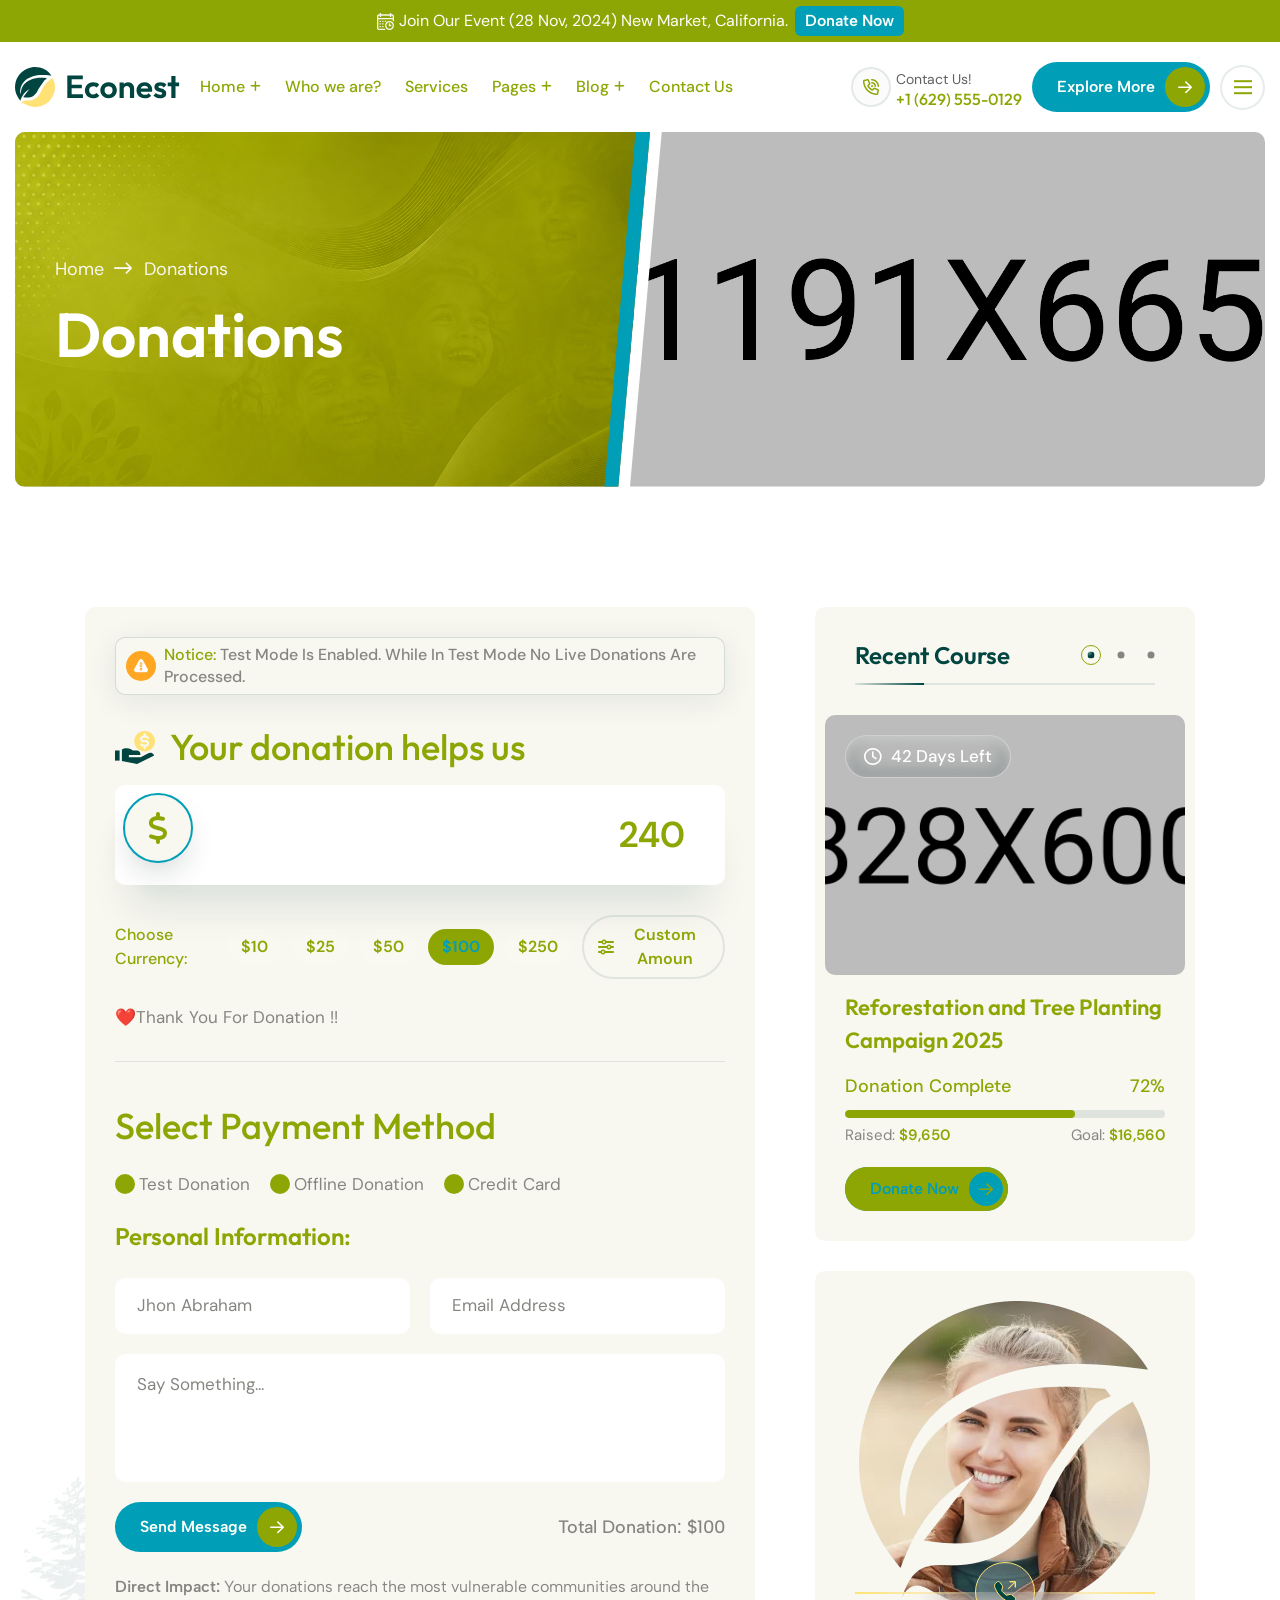
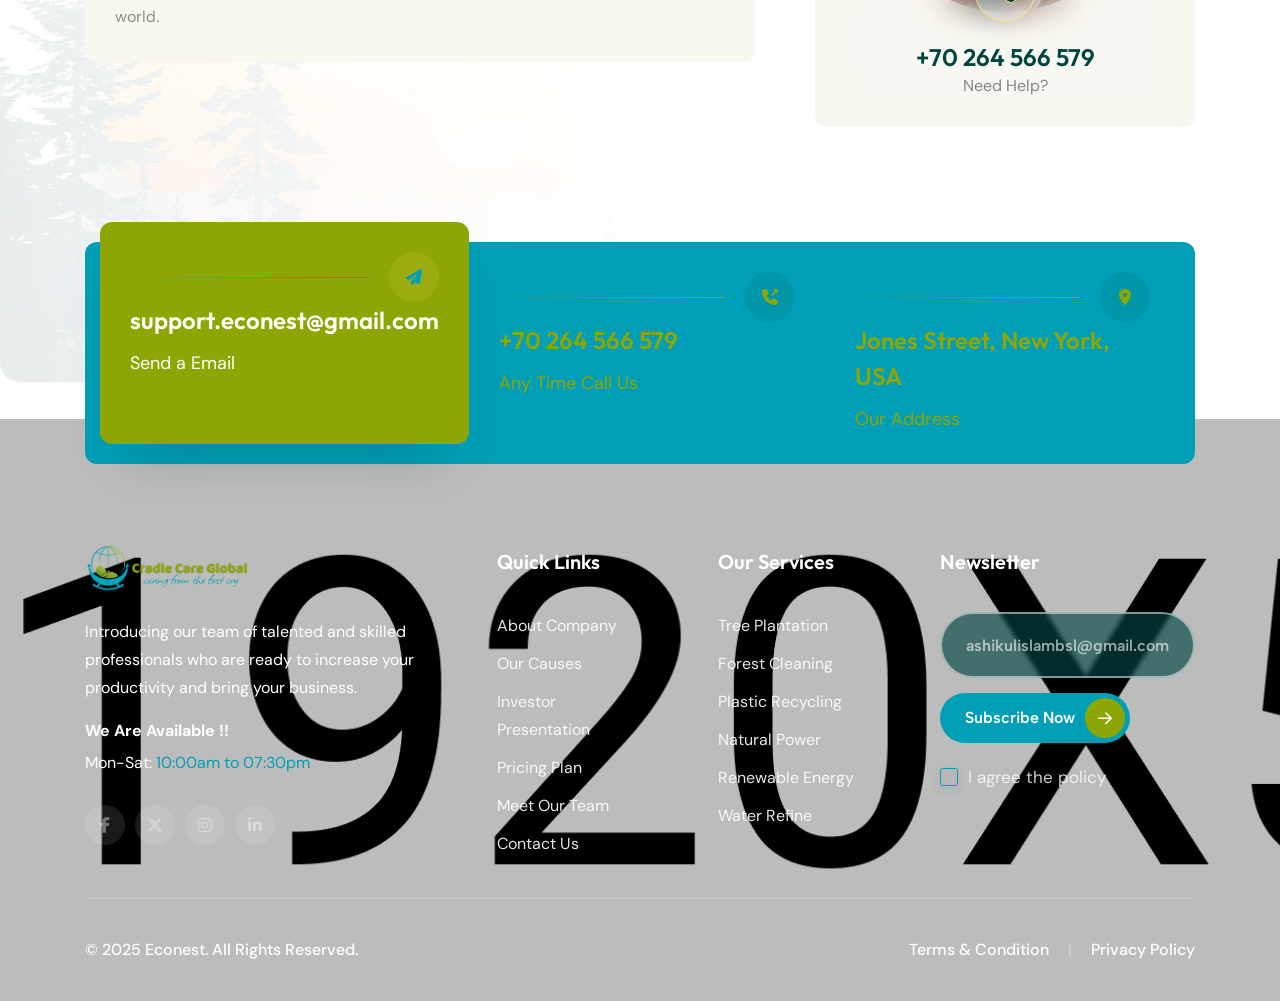
<file: donations.html>
<!DOCTYPE html>
<html lang="en">

<head>
	<!-- Required meta tags -->
	<meta charset="utf-8">
	<meta content="width=device-width, initial-scale=1, shrink-to-fit=no" name="viewport">
	<title>Econest</title><!-- Favicon -->
	<link href="assets/img/logo/favicon.webp" rel="shortcut icon" type="image/x-icon"><!-- Google fonts -->
	<link href="https://fonts.googleapis.com" rel="preconnect">
	<link href="https://fonts.gstatic.com" rel="preconnect">
	<link href="https://fonts.googleapis.com/css2?family=Albert+Sans:ital,wght@0,100..900;1,100..900&family=DM+Sans:ital,opsz,wght@0,9..40,100..1000;1,9..40,100..1000&family=Outfit:wght@100..900&display=swap" rel="stylesheet"><!-- Vendors Css -->
	<link href="assets/vendor/animate/animate.min.css" rel="stylesheet">
	<link href="assets/vendor/fontawesome-pro/fontawesome.min.css" rel="stylesheet">
	<link href="assets/vendor/bootstrap/bootstrap.min.css" rel="stylesheet">
	<link href="assets/vendor/swiper/swiper-bundle.min.css" rel="stylesheet">
	<link href="assets/vendor/aos/aos.css" rel="stylesheet">
	<link href="assets/vendor/fancybox/fancybox.css" rel="stylesheet"><!-- Main CSS -->
	<link href="assets/css/spacing.css" rel="stylesheet">
	<link href="assets/css/main.css" rel="stylesheet">
</head>

<body>
<!-- preloader start-->
<div id="preloader">
	<div class="preloader">
		<img src="assets/img/thumbs/preloader.gif" alt="preloader">
	</div>
</div>
<!-- preloader end  -->

<!-- header-section start -->
<header class="header-section">
	<div class="top-bar d-none d-md-block">
		<div class="container-fluid">
			<div class="row">
				<div class="col-xl-12">
					<div class="top-bar-content text-center">
						<div class="text-wrap">
							<img src="assets/img/icons/calendar-time.svg" alt="icon">
							<span>Join Our Event (28 Nov, 2024) New Market, California.</span>
						</div>
						<a href="donations.html" class="e-primary-btn is-hover-white top-btn">Donate Now</a>
					</div>
				</div>
			</div>
		</div>
	</div>
	<div class="header-bottom">
		<div class="container-fluid">
			<div class="row">
				<div class="col-xl-12">
					<div class="header-bottom-layout">
						<div class="header-left">
							<div class="logo-wrap">
								<a href="index.html">
									<img src="assets/img/logo/logo.svg" alt="logo">
								</a>
							</div>
							<nav class="main-menu d-none d-xl-block">
								<ul>
									<li class="has-dropdown">
										<a href="#">Home</a>
										<ul class="sub-menu">
											<li><a href="index.html">Home 01</a></li>
											<li><a href="index-2.html">Home 02</a></li>
											<li><a href="index-3.html">Home 03</a></li>
											<li><a href="index-4.html">Home 04</a></li>
											<li><a href="index-5.html">Home 05</a></li>
										</ul>
									</li>
									<li><a href="about.html">Who we are?</a></li>
									<li><a href="services.html">Services</a></li>
									<li class="has-dropdown">
										<a href="#">Pages</a>
										<ul class="sub-menu">
											<li><a href="services-details.html">Services Details</a></li>
											<li><a href="project.html">Projects</a></li>
											<li><a href="project-details.html">Project Details</a></li>
											<li><a href="camping.html">Camping</a></li>
											<li><a href="camping-details.html">Camping Details</a></li>
											<li><a href="camping-donation.html">Camping Donation</a></li>
											<li><a href="donations.html">Donation</a></li>
											<li><a href="be-volunteer.html">Become a Volunteer</a></li>
											<li><a href="volunteer.html">Volunteers</a></li>
											<li><a href="volunteer-details.html">Volunteer Details</a></li>
										</ul>
									</li>
									<li class="has-dropdown">
										<a href="#">Blog</a>
										<ul class="sub-menu">
											<li><a href="blog-grid.html">Blog Grid</a></li>
											<li><a href="blog-standard.html">Blog Standard</a></li>
											<li><a href="blog-details.html">Blog Details</a></li>
										</ul>
									</li>
									<li><a href="contact.html">Contact Us</a></li>
								</ul>
							</nav>
						</div>
						<div class="header-right">
							<div class="header-info d-none d-xl-flex">
								<div class="header-info-icon">
									<i class="fa-regular fa-phone-volume"></i>
								</div>
								<div class="header-info-content">
									<span>Contact Us!</span>
									<p><a href="tel:+1629555-0129">+1 (629) 555-0129</a></p>
								</div>
							</div>
							<div class="header-btn-wrap d-none d-xl-flex">
								<a href="services.html" class="e-primary-btn has-icon">
									Explore More
									<span class="icon-wrap">
                                        <span class="icon"><i class="fa-regular fa-arrow-right"></i><i class="fa-regular fa-arrow-right"></i></span>
                                    </span>
								</a>
							</div>
							<div class="header-bar open-sidebar d-none d-xl-flex" data-toggle="sidebar">
								<div class="bar bar-1"></div>
								<div class="bar bar-2"></div>
								<div class="bar bar-3"></div>
							</div>
							<div class="header-bar open-mobile-menu d-xl-none" data-toggle="menubar">
								<div class="bar bar-1"></div>
								<div class="bar bar-2"></div>
								<div class="bar bar-3"></div>
							</div>
						</div>
					</div>
				</div>
			</div>
		</div>
	</div>
</header>
<!-- header-section end -->

<!-- off-canvas-sidebar start -->
<div class="off-canvas-sidebar">
	<div class="off-canvas-sidebar-body">
		<div class="off-canvas-sidebar-close" data-close="sidebar">
			<i class="fa-regular fa-xmark"></i>
		</div>
		<div class="off-canvas-logo m-b-20">
			<a href="index.html">
				<img src="assets/img/logo/logo.svg" alt="logo"/>
			</a>
		</div>
		<div class="off-canvas-text m-b-30">
			<p>
				Ratione doloribus optio minus cum ab. Nostrum rerum minus sapiente eveniet fuga quos tenetur Bicycle
				rights taxidermy knausgaard, 3 wolf moon schlitz kombucha freegan ugh ethical kogi Déjà en recherche de
				nouvelle inspiration pour la prochaine collection, qui sera toujours inspirée de ses origines suisses de
				son savoir-faire an nouveau matériel arrive!
			</p>
		</div>
		<div class="off-canvas-thumb m-b-40">
			<img src="assets/img/thumbs/thumb-3.webp" alt="thumb">
		</div>
		<div class="off-canvas-contact m-b-40">
			<div class="off-canvas-contact-item">
				<div class="icon">
					<i class="fa-solid fa-location-dot"></i>
				</div>
				<div class="text">
					<h6>Address</h6>
					<p>Jones Street, New York, USA</p>
				</div>
			</div>
			<a href="mailto:support@example.com" class="off-canvas-contact-item">
				<div class="icon">
					<i class="fa-solid fa-paper-plane"></i>
				</div>
				<div class="text">
					<h6>Email</h6>
					<p>Support@example.com</p>
				</div>
			</a>
			<a href="tel:+70264566579" class="off-canvas-contact-item">
				<div class="icon">
					<i class="fa-solid fa-phone-arrow-up-right"></i>
				</div>
				<div class="text">
					<h6>Phone</h6>
					<p>+70 264 566 579</p>
				</div>
			</a>
		</div>
		<div class="off-canvas-social-links">
			<a href="https://facebook.com">
				<i class="fab fa-facebook-f"></i>
			</a>
			<a href="https://twitter.com">
				<i class="fab fa-x-twitter"></i>
			</a>
			<a href="https://www.instagram.com">
				<i class="fab fa-instagram"></i>
			</a>
			<a href="https://linkedin.com">
				<i class="fab fa-linkedin-in"></i>
			</a>
		</div>
	</div>
	<div class="off-canvas-sidebar-overlay" data-close="sidebar"></div>
</div>
<!-- off-canvas-sidebar end -->

<!-- off-canvas-menubar start -->
<div class="off-canvas-menubar">
	<div class="off-canvas-menubar-body">
		<div class="off-canvas-head">
			<div class="off-canvas-logo">
				<a href="index.html">
					<img src="assets/img/logo/logo.svg" alt="logo"/>
				</a>
			</div>
			<div class="off-canvas-menubar-close" data-close="menubar">
				<i class="fa-regular fa-xmark"></i>
			</div>
		</div>

		<div class="off-canvas-menu">
			<ul>
				<li class="has-dropdown">
					<a href="#">Home</a>
					<ul class="sub-menu">
						<li><a href="index.html">Home 01</a></li>
						<li><a href="index-2.html">Home 02</a></li>
						<li><a href="index-3.html">Home 03</a></li>
						<li><a href="index-4.html">Home 04</a></li>
						<li><a href="index-5.html">Home 05</a></li>
					</ul>
				</li>
				<li><a href="about.html">Who we are?</a></li>
				<li><a href="services.html">Services</a></li>
				<li class="has-dropdown">
					<a href="#">Pages</a>
					<ul class="sub-menu">
						<li><a href="services-details.html">Services Details</a></li>
						<li><a href="project.html">Projects</a></li>
						<li><a href="project-details.html">Project Details</a></li>
						<li><a href="camping.html">Camping</a></li>
						<li><a href="camping-details.html">Camping Details</a></li>
						<li><a href="camping-donation.html">Camping Donation</a></li>
						<li><a href="donations.html">Donation</a></li>
						<li><a href="be-volunteer.html">Become a Volunteer</a></li>
						<li><a href="volunteer.html">Volunteers</a></li>
						<li><a href="volunteer-details.html">Volunteer Details</a></li>
					</ul>
				</li>
				<li class="has-dropdown">
					<a href="#">Blog</a>
					<ul class="sub-menu">
						<li><a href="blog-grid.html">Blog Grid</a></li>
						<li><a href="blog-standard.html">Blog Standard</a></li>
						<li><a href="blog-details.html">Blog Details</a></li>
					</ul>
				</li>
				<li><a href="contact.html">Contact Us</a></li>
			</ul>
		</div>
	</div>
	<div class="off-canvas-menubar-overlay" data-close="menubar"></div>
</div>
<!-- off-canvas-menubar end -->

<main>
	<!-- breadcrumb-section start -->
	<section class="breadcrumb-section">
		<div class="container-fluid">
			<div class="row g-0">
				<div class="col-xl-6 col-lg-6">
					<div class="breadcrumb-content" style="background-image: url(assets/img/bg/breadcrumb-bg.webp)">
						<div class="breadcrumb-nav" data-aos="fade-up" data-aos-duration="1000" data-aos-delay="200">
							<ul>
								<li><a href="index.html">Home</a></li>
								<li><a href="#">Donations</a></li>
							</ul>
						</div>
						<div class="breadcrumb-title" data-aos="fade-up" data-aos-duration="1000" data-aos-delay="400">
							<h2>Donations</h2>
						</div>
						<div class="shape-1">
							<img src="assets/img/shapes/shape-1.webp" alt="shape"/>
						</div>
					</div>
				</div>
				<div class="col-xl-6 col-lg-6 d-none d-lg-block">
					<div class="breadcrumb-thumb">
						<img src="assets/img/thumbs/thumb-110.webp" alt="thumb"/>
					</div>
				</div>
			</div>
		</div>
	</section>
	<!-- breadcrumb-section end -->

	<!-- services-details-section start -->
	<section class="services-details-section-2 p-t-120 p-b-225">
		<div class="container">
			<div class="row">
				<div class="col-xl-12">
					<div class="details-layout-wrap">
						<div class="details-content" data-aos="fade-up" data-aos-duration="1000" data-aos-delay="600">
							<div class="detail-info-wrap m-b-60">
								<div class="detail-info-contents">
									<div class="notice m-b-35">
										<img src="assets/img/icons/icon-21.svg" alt="icon"/>
										<p>
											<span> Notice: </span>
											Test Mode Is Enabled. While In Test Mode No Live
											Donations Are Processed.
										</p>
									</div>
									<div class="make-donate m-b-30">
										<div class="details-subtitle m-b-20">
											<h4>
                                                <span><img src="assets/img/icons/icon-4.svg" alt="icon"/></span>
												Your donation helps us
											</h4>
										</div>
										<div class="icon-wrap">
											<input class="selected-amount" placeholder="0" value="240"/>
											<i class="fa-solid fa-dollar-sign"></i>
										</div>
									</div>
									<div class="choose-currency-2 m-b-15">
										<p>Choose Currency:</p>
										<button class="amount">$10</button>
										<button class="amount">$25</button>
										<button class="amount">$50</button>
										<button class="amount active">$100</button>
										<button class="amount">$250</button>
										<button class="custom-amount">
											<i class="fa-solid fa-sliders"></i>
											Custom Amoun
										</button>
									</div>
									<div class="thank-you-text m-b-30">
										<p>❤️Thank You For Donation !!</p>
									</div>
									<div class="payment-method-form">
										<div class="payment-title">
											<h3>Select Payment Method</h3>
										</div>
										<div class="select-payment-method">
											<div class="method">
												<input type="checkbox" name="test" id="test"/>
												<label for="test">Test Donation</label>
											</div>
											<div class="method">
												<input type="checkbox" name="offline" id="offline"/>
												<label for="offline">Offline Donation</label>
											</div>
											<div class="method">
												<input type="checkbox" name="credit" id="credit"/>
												<label for="credit">Credit Card</label>
											</div>
										</div>
										<form action="#">
											<h5>Personal Information:</h5>
											<div class="info-input m-b-20">
												<input type="text" class="form-control" id="exampleFormControlInput1" placeholder="Jhon Abraham  "/>
												<input type="email" class="form-control" id="exampleFormControlInput2" placeholder="Email Address"/>
											</div>
											<div class="m-b-20">
                                                <textarea class="form-control" id="exampleFormControlTextarea1" placeholder="Say Something..." rows="4"></textarea>
											</div>
											<div class="form-bottom">
												<button type="submit" class="e-primary-btn has-icon">
													Send Message
													<span class="icon-wrap">
						                                <span class="icon"><i class="fa-regular fa-arrow-right"></i><i class="fa-regular fa-arrow-right"></i></span>
													</span>
												</button>
												<p>Total Donation: $100</p>
											</div>
											<div class="impact-text">
												<p>
													<span>Direct Impact: </span>Your donations reach
													the most vulnerable communities around the world.
												</p>
											</div>
										</form>
									</div>
								</div>
							</div>
						</div>
						<div class="detail-sidebar" data-aos="fade-up" data-aos-duration="1000" data-aos-delay="800">
							<div class="s-widget-wrap m-b-30">
								<div class="w-title">
									<h3>Recent Course</h3>
									<div class="bar-wrap">
										<div class="bar-1"></div>
										<div class="bar-2"></div>
									</div>
								</div>
								<div class="recent-course-slider-active" data-aos="fade-up" data-aos-duration="1000" data-aos-delay="600">
									<div class="swiper">
										<div class="swiper-wrapper">
											<div class="swiper-slide">
												<div class="camping-card-2 widget-style">
													<div class="thumb">
														<a href="camping-details.html">
															<img src="assets/img/thumbs/thumb-4.webp" alt="thumb-2"/>
														</a>
														<div class="date">
															<i class="fa-regular fa-clock"></i>
															<span>42 Days Left</span>
														</div>
													</div>
													<div class="content">
														<div class="donation-wrap">
															<div class="content-top">
																<div class="title">
																	<h3>
																		<a href="camping-details.html">
																			Reforestation and Tree Planting Campaign 2025
																		</a>
																	</h3>
																</div>
															</div>
															<div class="d-top">
																<p>Donation Complete</p>
																<p>72%</p>
															</div>
															<div class="progress" role="progressbar" aria-label="Basic example" aria-valuenow="72" aria-valuemin="0" aria-valuemax="100">
																<div class="progress-bar" style="width: 72%"></div>
															</div>
															<div class="fund">
																<p>Raised: <span>$9,650</span></p>
																<p>Goal: <span>$16,560</span></p>
															</div>
															<div class="d-bottom">
																<a href="donations.html" class="e-primary-btn has-small has-icon d-btn">
																	Donate Now
																	<span class="icon-wrap">
																		<span class="icon">
																			<i class="fa-regular fa-arrow-right"></i>
																			<i class="fa-regular fa-arrow-right"></i>
																		</span>
																	</span>
																</a>
															</div>
														</div>
													</div>
												</div>
											</div>
											<div class="swiper-slide">
												<div class="camping-card-2 widget-style">
													<div class="thumb">
														<a href="camping-details.html">
															<img src="assets/img/thumbs/thumb-3.webp" alt="thumb-2"/>
														</a>
														<div class="date">
															<i class="fa-regular fa-clock"></i>
															<span>42 Days Left</span>
														</div>
													</div>
													<div class="content">
														<div class="donation-wrap">
															<div class="content-top">
																<div class="title">
																	<h3>
																		<a href="camping-details.html">
																			Sustainable Energy for All: Why Your Donation
																			Matters
																		</a>
																	</h3>
																</div>
															</div>
															<div class="d-top">
																<p>Donation Complete</p>
																<p>72%</p>
															</div>
															<div class="progress" role="progressbar" aria-label="Basic example" aria-valuenow="72" aria-valuemin="0" aria-valuemax="100">
																<div class="progress-bar" style="width: 72%"></div>
															</div>
															<div class="fund">
																<p>Raised: <span>$9,650</span></p>
																<p>Goal: <span>$16,560</span></p>
															</div>
															<div class="d-bottom">
																<a href="donations.html" class="e-primary-btn has-small has-icon d-btn">
																	Donate Now
																	<span class="icon-wrap">
																		<span class="icon"><i class="fa-regular fa-arrow-right"></i><i class="fa-regular fa-arrow-right"></i></span>
																	</span>
																</a>
															</div>
														</div>
													</div>
												</div>
											</div>
											<div class="swiper-slide">
												<div class="camping-card-2 widget-style">
													<div class="thumb">
														<a href="camping-details.html">
															<img src="assets/img/thumbs/thumb-2.webp" alt="thumb-2"/>
														</a>
														<div class="date">
															<i class="fa-regular fa-clock"></i>
															<span>42 Days Left</span>
														</div>
													</div>
													<div class="content">
														<div class="donation-wrap">
															<div class="content-top">
																<div class="title">
																	<h3>
																		<a href="camping-details.html">
																			Protecting Endangered Species and Their Habitats
																		</a>
																	</h3>
																</div>
															</div>
															<div class="d-top">
																<p>Donation Complete</p>
																<p>72%</p>
															</div>
															<div class="progress" role="progressbar" aria-label="Basic example" aria-valuenow="72" aria-valuemin="0" aria-valuemax="100">
																<div class="progress-bar" style="width: 72%"></div>
															</div>
															<div class="fund">
																<p>Raised: <span>$9,650</span></p>
																<p>Goal: <span>$16,560</span></p>
															</div>
															<div class="d-bottom">
																<a href="donations.html" class="e-primary-btn has-small has-icon d-btn">
																	Donate Now
																	<span class="icon-wrap">
																		<span class="icon">
																			<i class="fa-regular fa-arrow-right"></i>
																			<i class="fa-regular fa-arrow-right"></i>
																		</span>
																	</span>
																</a>
															</div>
														</div>
													</div>
												</div>
											</div>
										</div>
									</div>
									<div class="recent-course-pagination-wrap">
										<div class="recent-course-pagination"></div>
									</div>
								</div>
							</div>
							<div class="s-widget-wrap m-b-30">
								<div class="detail-contact text-center">
									<div class="thumb">
										<img src="assets/img/shapes/shape-47.webp" alt="shape"/>
									</div>
									<div class="icon-info-wrap">
										<div class="icon-wrap">
											<div class="icon">
												<img src="assets/img/icons/icon-18.svg" alt="icon"/>
											</div>
											<div class="bar-wrap">
												<div class="bar-1"></div>
												<div class="bar-2"></div>
											</div>
										</div>
										<div class="info">
											<h3><a href="tel:+70264566579">+70 264 566 579</a></h3>
											<p>Need Help?</p>
										</div>
									</div>
								</div>
							</div>
						</div>
					</div>
				</div>
			</div>
		</div>
		<div class="d-shape-1">
			<img src="assets/img/shapes/shape-30.webp" alt="shape-30">
		</div>
	</section>
	<!-- services-details-section end -->

	<!-- contact-info-section start -->
	<section class="contact-info-section">
		<div class="container">
			<div class="row">
				<div class="col-xl-12">
					<div class="contact-info-layout">
						<a href="mailto:support.econest@gmail.com" class="contact-info active">
							<div class="icon-wrap">
								<div class="icon-shape"></div>
								<div class="icon">
									<i class="fa-solid fa-paper-plane"></i>
								</div>
							</div>
							<h3>support.econest@gmail.com</h3>
							<p>Send a Email</p>
						</a>
						<a href="tel:+70264566579" class="contact-info">
							<div class="icon-wrap">
								<div class="icon-shape"></div>
								<div class="icon">
									<i class="fa-solid fa-phone-arrow-up-right"></i>
								</div>
							</div>
							<h3>+70 264 566 579</h3>
							<p>Any Time Call Us</p>
						</a>
						<a href="#" class="contact-info">
							<div class="icon-wrap">
								<div class="icon-shape"></div>
								<div class="icon">
									<i class="fa-solid fa-location-dot"></i>
								</div>
							</div>
							<h3>Jones Street, New York, USA</h3>
							<p>Our Address</p>
						</a>
					</div>
				</div>
			</div>
		</div>
	</section>
	<!-- contact-info-section end -->
</main>

<!-- footer-section start -->
<footer class="footer-section p-t-125" style="background-image: url(assets/img/bg/footer-bg.webp)">
	<div class="container">
		<div class="row justify-content-between row-gap-md-5 row-gap-4 p-b-30">
			<div class="col-xl-4 col-lg-8 col-md-7">
				<div class="footer-widget">
					<div class="about-widget">
						<div class="footer-logo">
							<a href="index.html"><img alt="logo" src="assets/img/logo/logo-white.svg"></a>
						</div>
						<div class="text">
							<p>
								Introducing our team of talented and skilled professionals who are ready to increase
								your productivity and bring your business.
							</p>
						</div>
						<div class="info">
							<p><b>We Are Available !!</b></p>
							<p>Mon-Sat: <span>10:00am to 07:30pm</span></p>
						</div>
						<div class="social-links">
							<a href="https://facebook.com"><i class="fab fa-facebook-f"></i></a>
							<a href="https://twitter.com"><i class="fab fa-x-twitter"></i></a>
							<a href="https://www.instagram.com"><i class="fab fa-instagram"></i></a>
							<a href="https://linkedin.com"><i class="fab fa-linkedin-in"></i></a>
						</div>
					</div>
				</div>
			</div>
			<div class="col-xl-2 col-lg-4 col-md-5">
				<div class="footer-widget">
					<h3 class="w-title">Quick Links</h3>
					<ul>
						<li>
							<a href="about.html">About Company</a>
						</li>
						<li>
							<a href="services.html">Our Causes</a>
						</li>
						<li>
							<a href="camping-donation.html">Investor Presentation</a>
						</li>
						<li>
							<a href="donations.html">Pricing Plan</a>
						</li>
						<li>
							<a href="volunteer.html">Meet Our Team</a>
						</li>
						<li>
							<a href="contact.html">Contact Us</a>
						</li>
					</ul>
				</div>
			</div>
			<div class="col-xl-2 col-lg-4 col-md-5">
				<div class="footer-widget">
					<h3 class="w-title">Our Services</h3>
					<ul>
						<li>
							<a href="camping-details.html">Tree Plantation</a>
						</li>
						<li>
							<a href="camping-donation.html">Forest Cleaning</a>
						</li>
						<li>
							<a href="services-details.html">Plastic Recycling</a>
						</li>
						<li>
							<a href="project.html">Natural Power</a>
						</li>
						<li>
							<a href="project.html">Renewable Energy</a>
						</li>
						<li>
							<a href="project-details.html">Water Refine</a>
						</li>
					</ul>
				</div>
			</div>
			<div class="col-xl-3 col-lg-4 col-md-5">
				<div class="footer-widget">
					<h3 class="w-title">Newsletter</h3>
					<div class="subscribe-form">
						<form action="#">
							<div class="input-wrap">
								<input placeholder="ashikulislambsl@gmail.com" type="text">
							</div>
							<div class="input-button">
								<button class="e-primary-btn has-icon is-hover-white" type="submit">Subscribe Now
									<span class="icon-wrap"><span class="icon"><i class="fa-regular fa-arrow-right"></i> <i class="fa-regular fa-arrow-right"></i></span></span>
								</button>
							</div>
							<div class="input-checkbox">
								<input id="agree" type="checkbox"> <label for="agree"><span class="check-mark"></span> I
								agree the policy</label>
							</div>
						</form>
					</div>
				</div>
			</div>
		</div>
		<div class="footer-bottom-3">
			<div class="footer-bottom-layout-2">
				<div class="footer-copyright">
					© 2025 Econest. All Rights Reserved.
				</div>
				<div class="footer-bottom-menu">
					<ul>
						<li>
							<a href="contact.html">Terms & Condition</a>
						</li>
						<li>
							<a href="contact.html">Privacy Policy</a>
						</li>
					</ul>
				</div>
			</div>
		</div>
	</div>
</footer>
<!-- footer-section end -->

<!-- Vendors Js -->
<script src="assets/vendor/jquery/jquery.min.js"></script>
<script src="assets/vendor/popper/popper.min.js"></script>
<script src="assets/vendor/bootstrap/bootstrap.min.js"></script>
<script src="assets/vendor/swiper/swiper-bundle.min.js"></script>
<script src="assets/vendor/aos/aos.js"></script>
<script src="assets/vendor/fancybox/fancybox.umd.js"></script>
<script src="assets/vendor/counter/purecounter.js"></script>

<!-- Main Js -->
<script src="assets/js/script.js"></script>
</body>
</html>
</file>
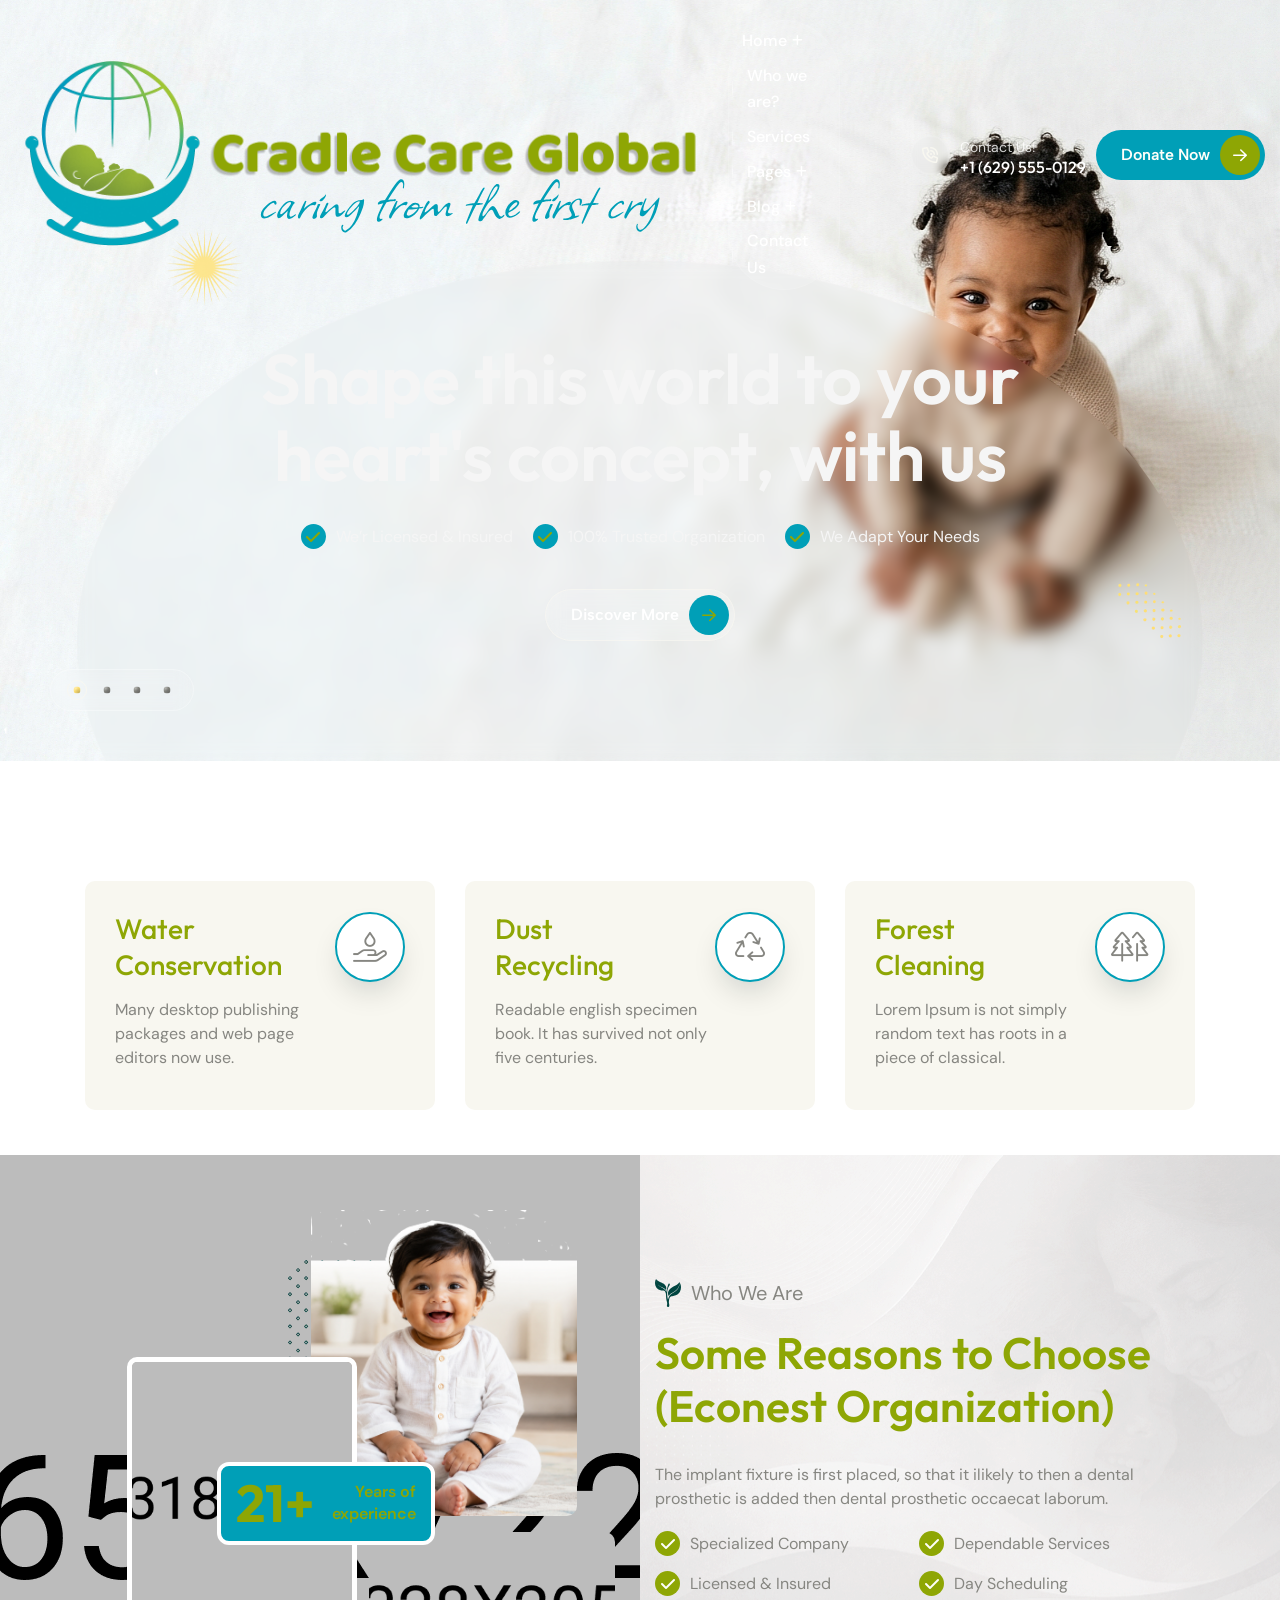
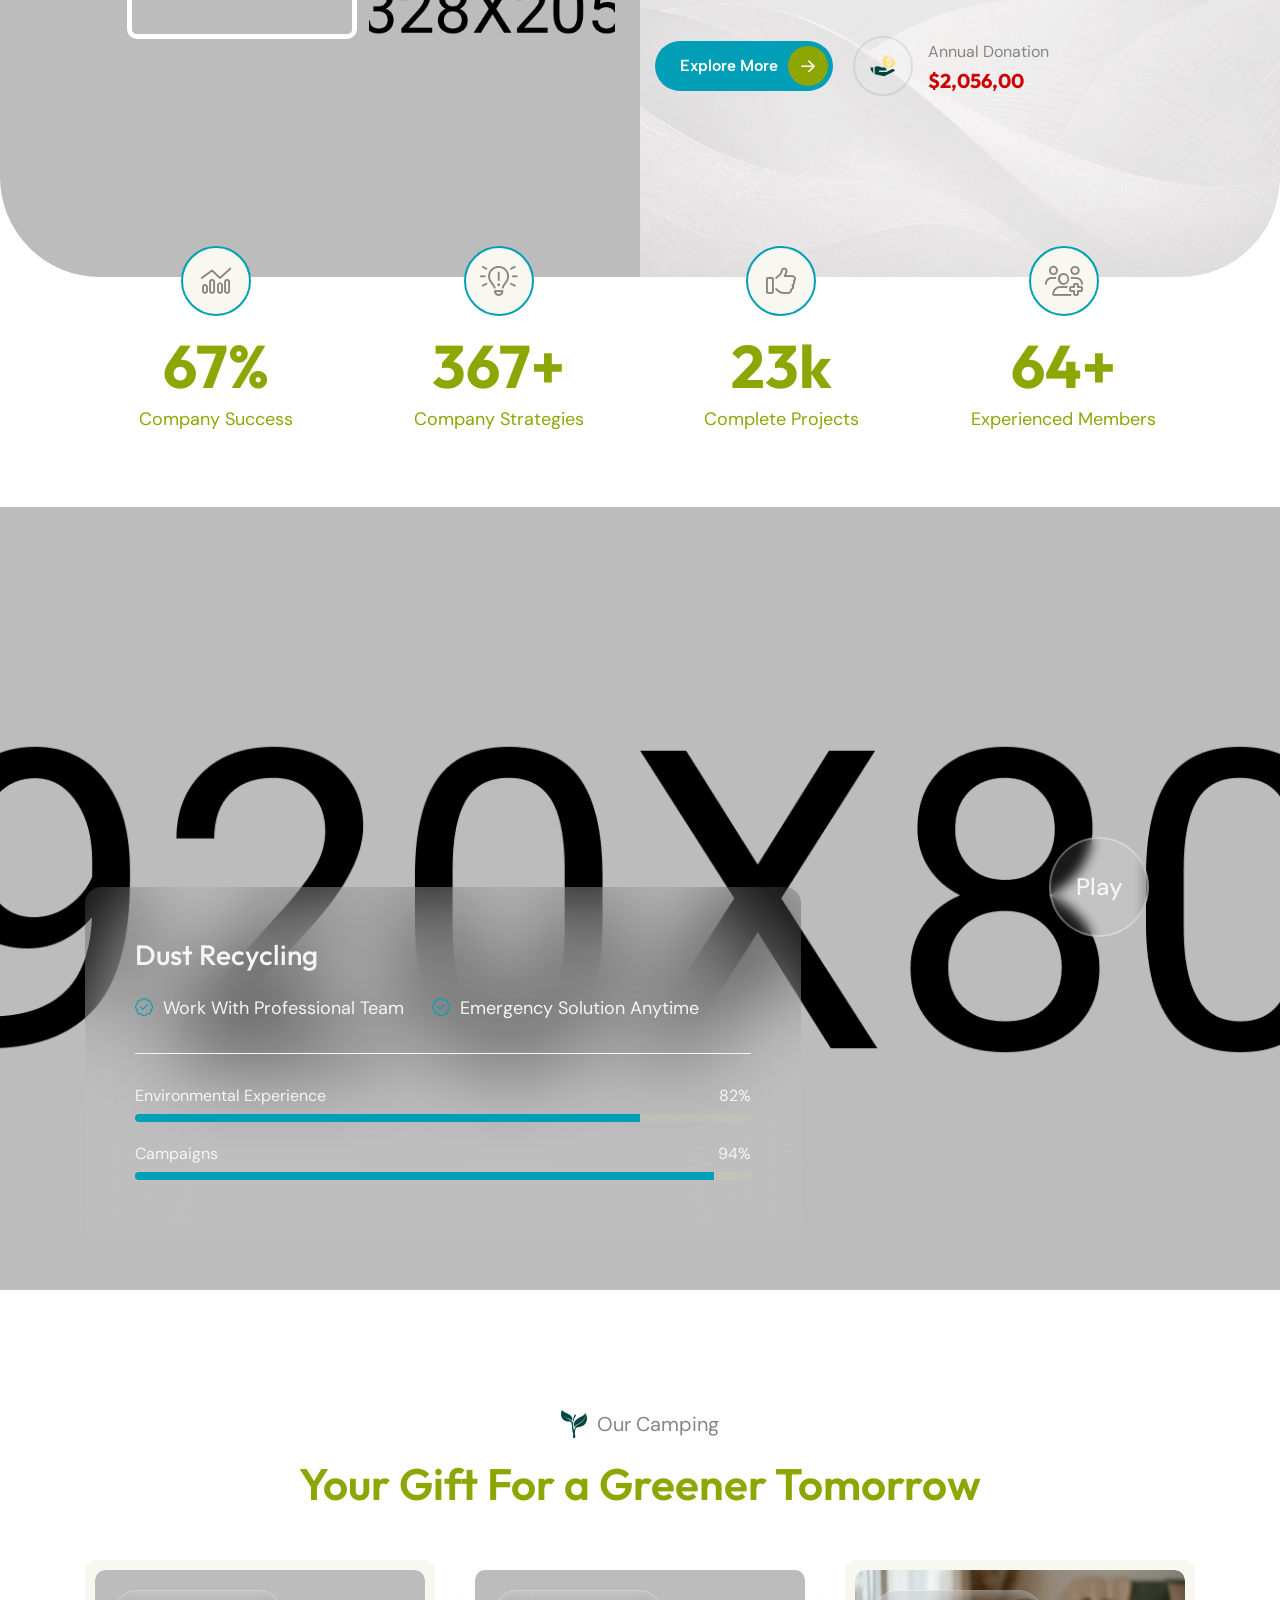
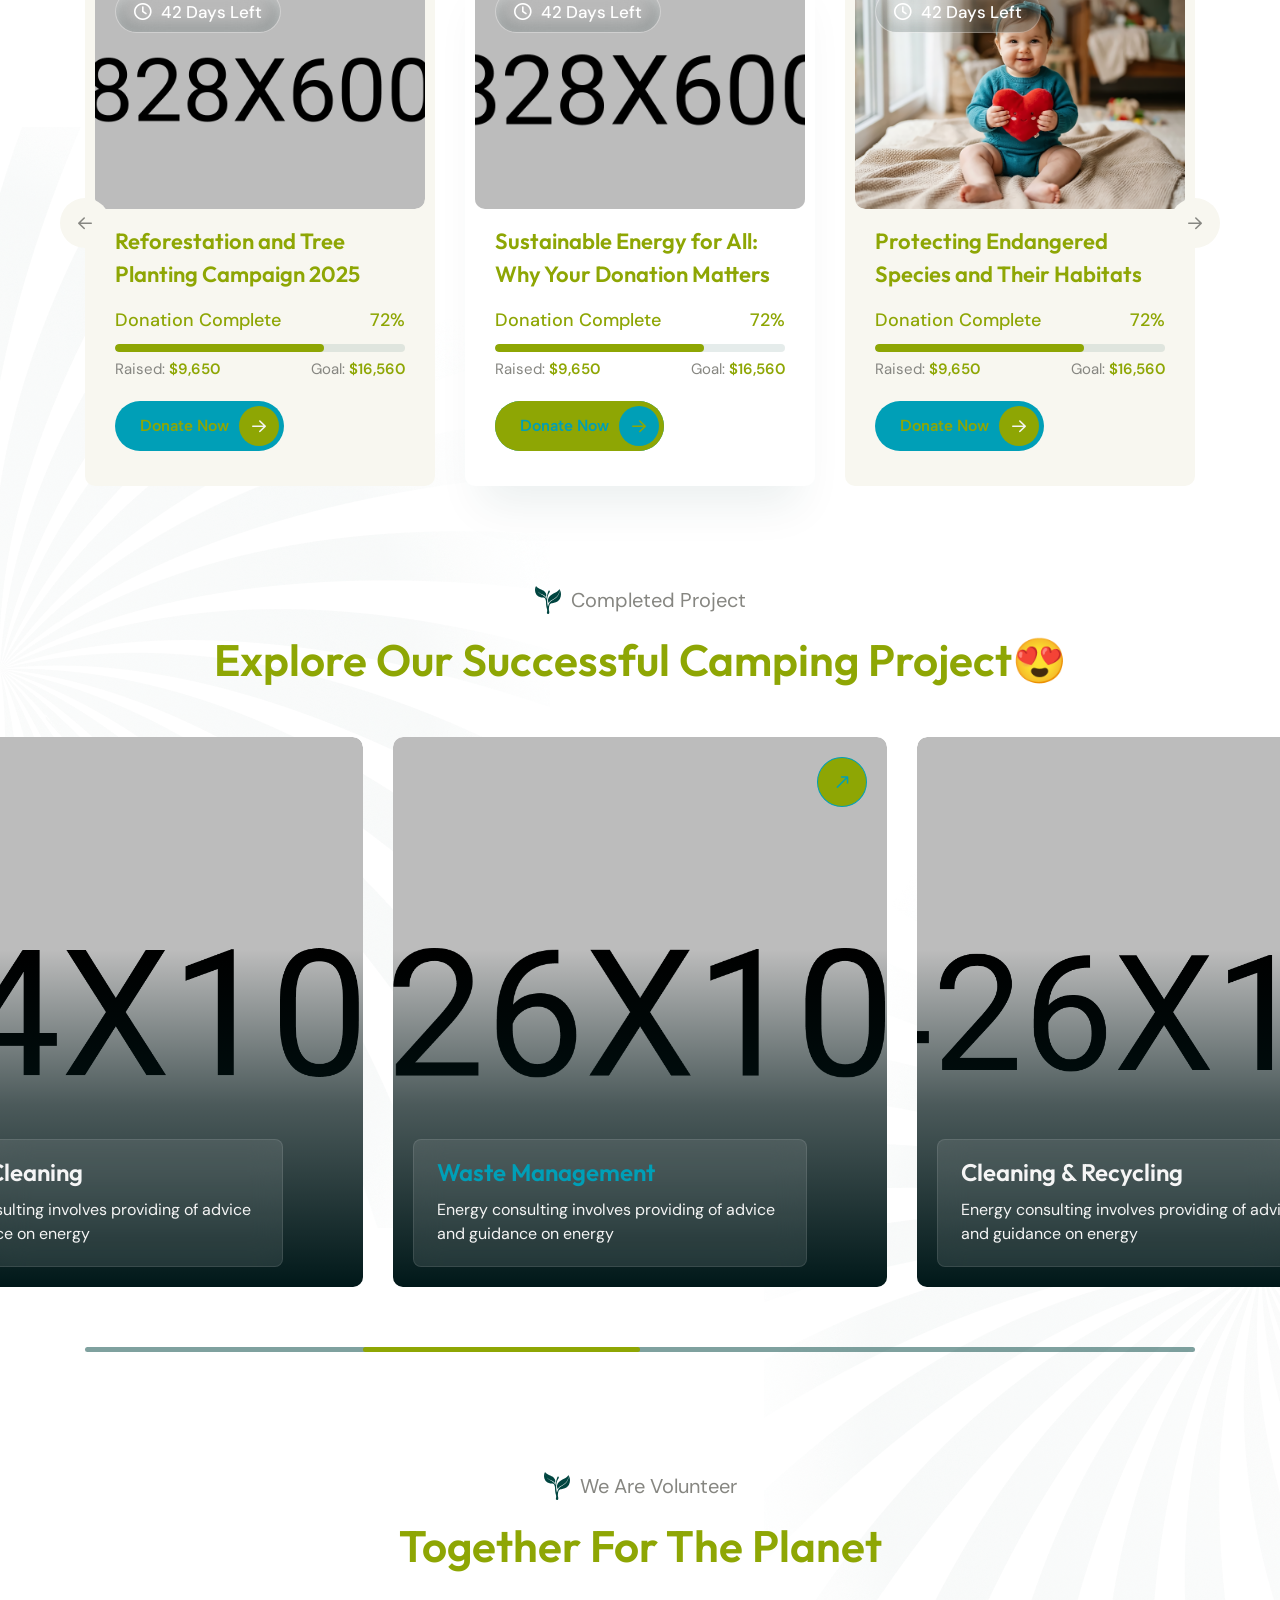
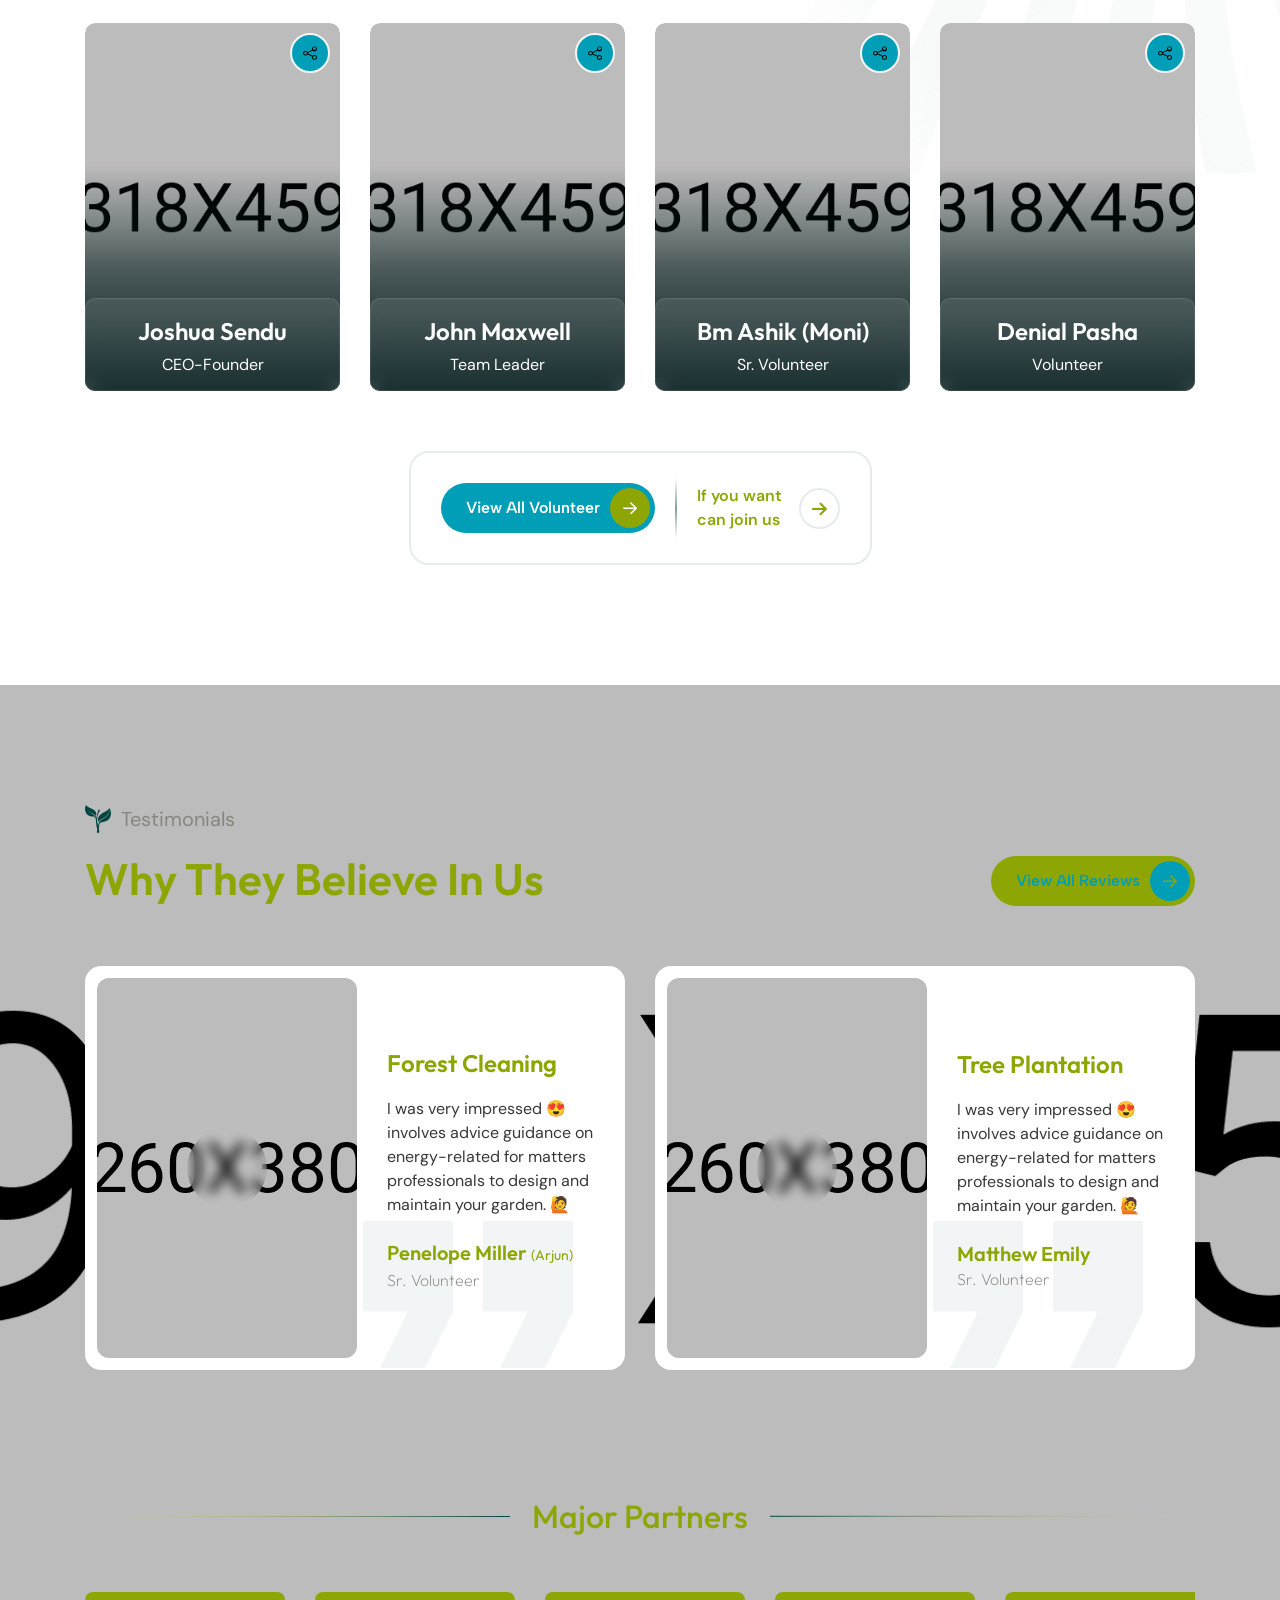
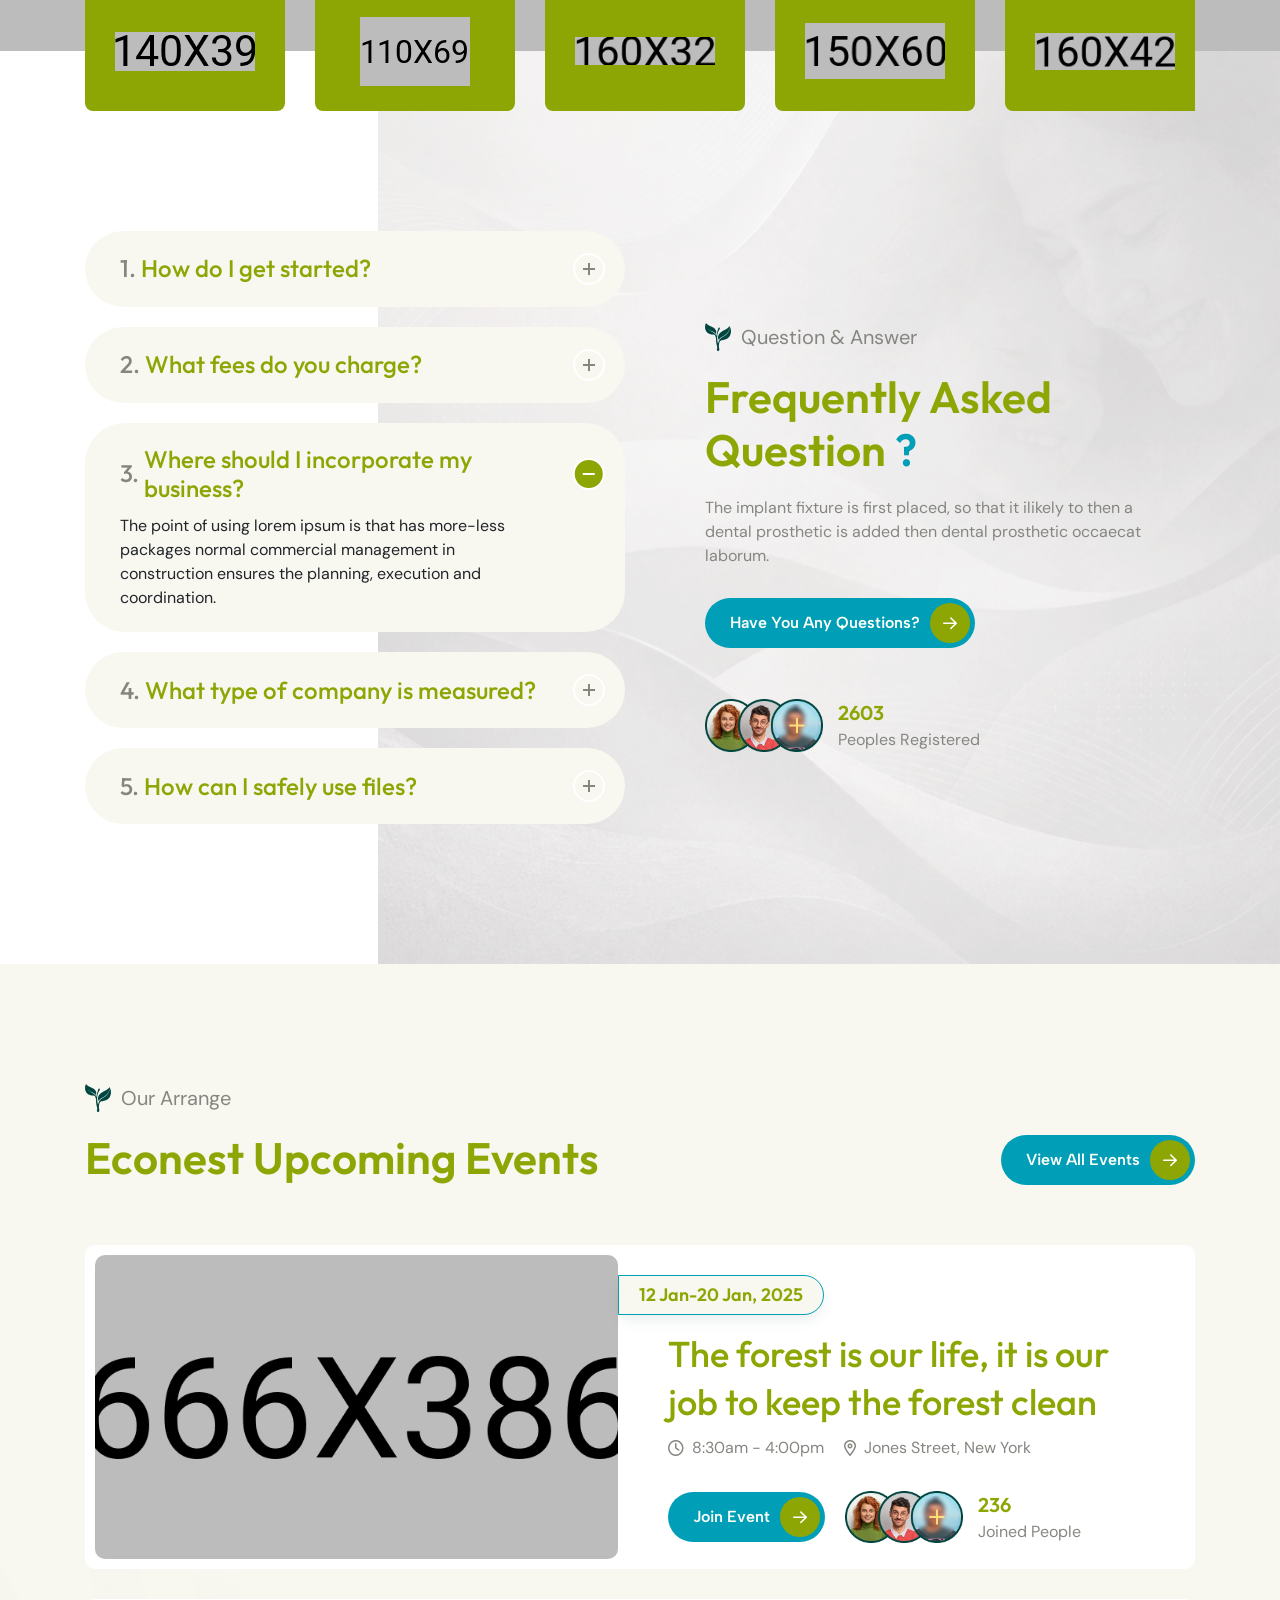
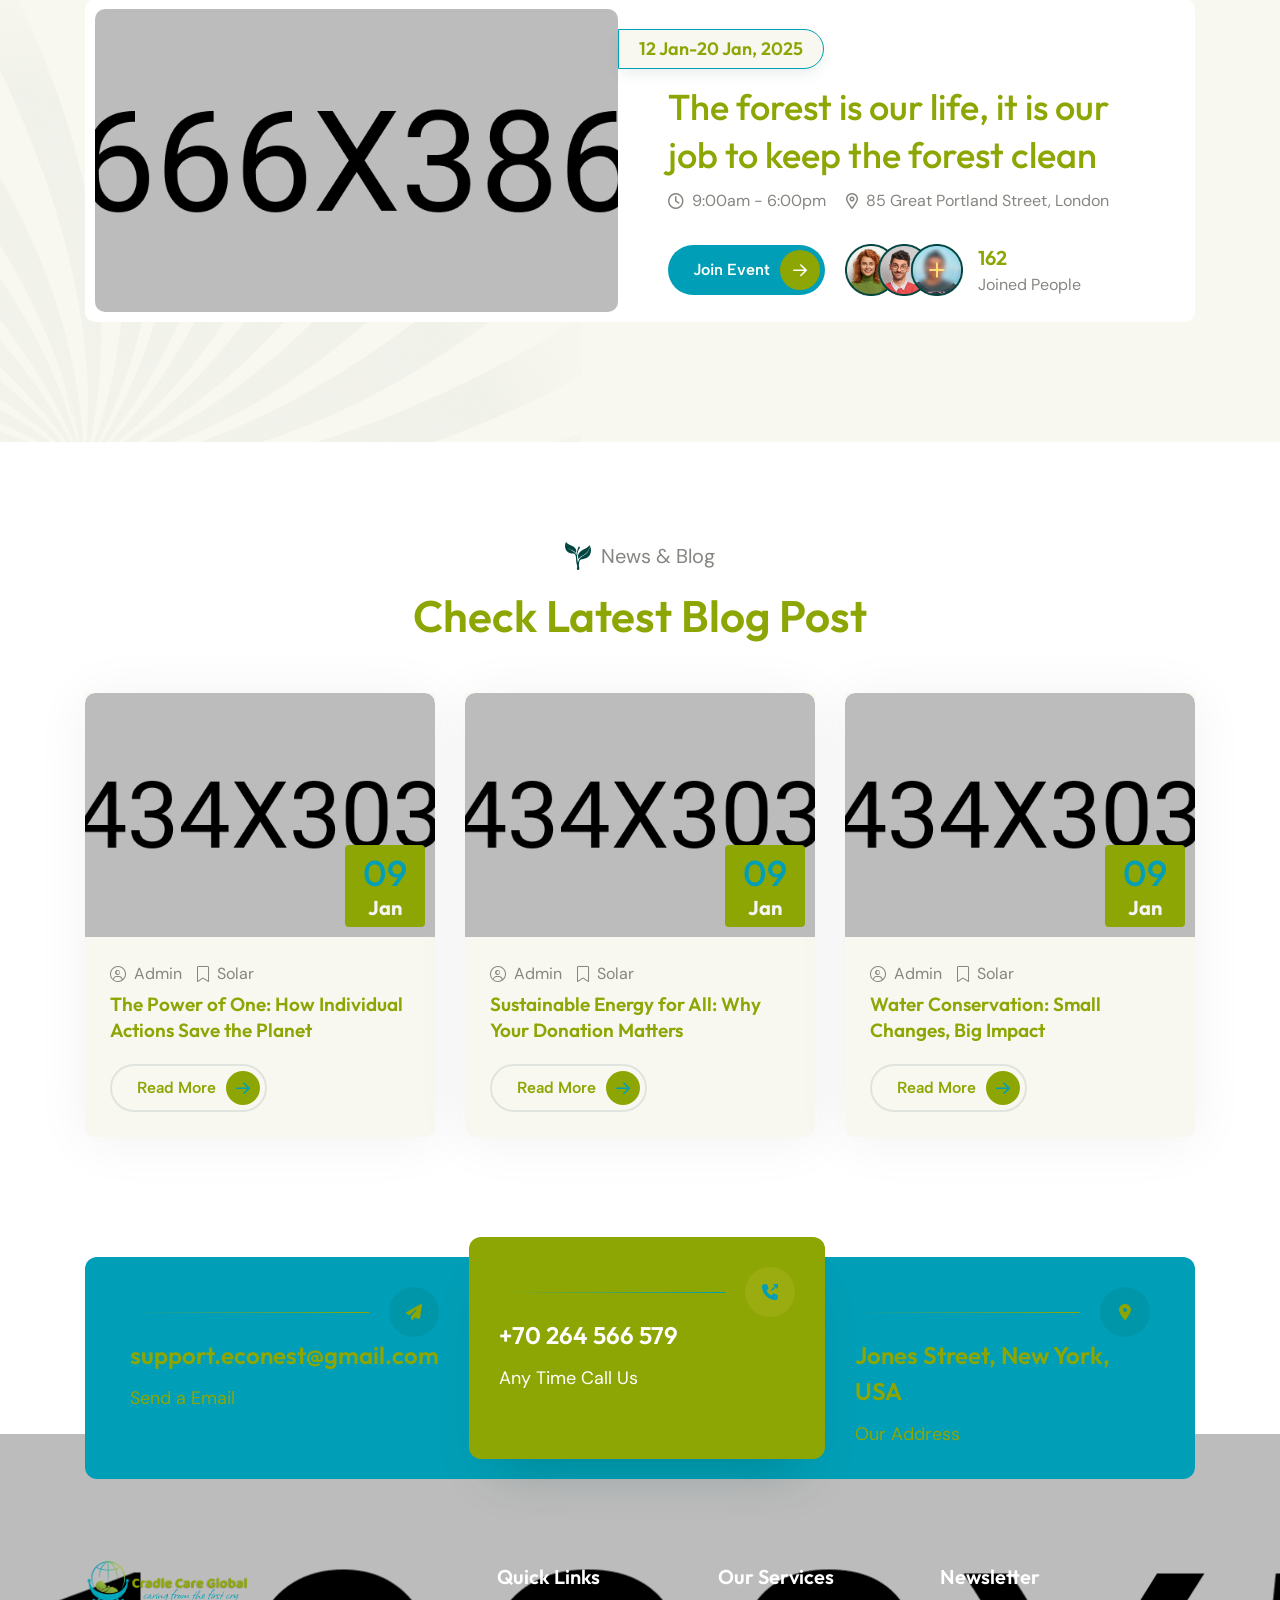
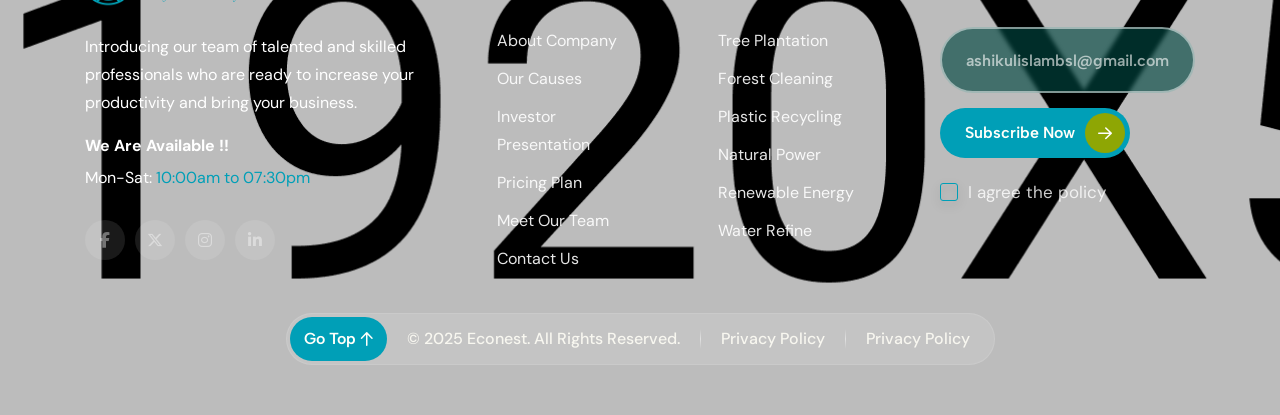
<file: index-2.html>
<!DOCTYPE html>
<html lang="en">

<head>
	<!-- Required meta tags -->
	<meta charset="utf-8"/>
	<meta name="viewport" content="width=device-width, initial-scale=1, shrink-to-fit=no"/>

	<title>Ecology & Environment HTML5 Template</title>

	<!-- Favicon -->
	<link rel="shortcut icon" type="image/x-icon" href="assets/img/logo/favicon.webp"/>

	<!-- Google fonts -->
	<link rel="preconnect" href="https://fonts.googleapis.com"/>
	<link rel="preconnect" href="https://fonts.gstatic.com" crossorigin/>
	<link href="https://fonts.googleapis.com/css2?family=Albert+Sans:ital,wght@0,100..900;1,100..900&family=DM+Sans:ital,opsz,wght@0,9..40,100..1000;1,9..40,100..1000&family=Outfit:wght@100..900&display=swap" rel="stylesheet"/>

	<!-- Vendors Css -->
	<link rel="stylesheet" href="assets/vendor/animate/animate.min.css"/>
	<link rel="stylesheet" href="assets/vendor/fontawesome-pro/fontawesome.min.css"/>
	<link rel="stylesheet" href="assets/vendor/bootstrap/bootstrap.min.css"/>
	<link rel="stylesheet" href="assets/vendor/swiper/swiper-bundle.min.css"/>
	<link rel="stylesheet" href="assets/vendor/aos/aos.css"/>
	<link rel="stylesheet" href="assets/vendor/fancybox/fancybox.css"/>

	<!-- Main CSS -->
	<link rel="stylesheet" href="assets/css/spacing.css"/>
	<link rel="stylesheet" href="assets/css/main.css"/>
</head>

<body>
<!-- preloader start-->
<div id="preloader">
	<div class="preloader">
		<img src="assets/img/thumbs/preloader.gif" alt="preloader">
	</div>
</div>
<!-- preloader end  -->

<!-- header-section start -->
<header class="header-section-2">
	<div class="header-bottom-2">
		<div class="container-fluid">
			<div class="row">
				<div class="col-xl-12">
					<div class="header-bottom-layout">
						<div class="header-left-3">
							<div class="logo-wrap">
								<a href="index.html">
									<img src="assets/img/logo/logo-white.svg" alt="logo"/>
								</a>
							</div>
							<nav class="main-menu-3 d-none d-xl-block">
								<ul>
									<li class="has-dropdown">
										<a href="#">Home</a>
										<ul class="sub-menu">
											<li><a href="index.html">Home 01</a></li>
											<li><a href="index-2.html">Home 02</a></li>
											<li><a href="index-3.html">Home 03</a></li>
											<li><a href="index-4.html">Home 04</a></li>
											<li><a href="index-5.html">Home 05</a></li>
										</ul>
									</li>
									<li><a href="about.html">Who we are?</a></li>
									<li><a href="services.html">Services</a></li>
									<li class="has-dropdown">
										<a href="#">Pages</a>
										<ul class="sub-menu">
											<li>
												<a href="services-details.html">Services Details</a>
											</li>
											<li><a href="project.html">Projects</a></li>
											<li>
												<a href="project-details.html">Project Details</a>
											</li>
											<li><a href="camping.html">Camping</a></li>
											<li>
												<a href="camping-details.html">Camping Details</a>
											</li>
											<li>
												<a href="camping-donation.html">Camping Donation</a>
											</li>
											<li><a href="donations.html">Donation</a></li>
											<li>
												<a href="be-volunteer.html">Become a Volunteer</a>
											</li>
											<li><a href="volunteer.html">Volunteers</a></li>
											<li>
												<a href="volunteer-details.html">Volunteer Details</a>
											</li>
										</ul>
									</li>
									<li class="has-dropdown">
										<a href="#">Blog</a>
										<ul class="sub-menu">
											<li><a href="blog-grid.html">Blog Grid</a></li>
											<li>
												<a href="blog-standard.html">Blog Standard</a>
											</li>
											<li><a href="blog-details.html">Blog Details</a></li>
										</ul>
									</li>
									<li><a href="contact.html">Contact Us</a></li>
								</ul>
							</nav>
						</div>
						<div class="header-right">
							<div class="header-info-2 d-none d-xl-flex">
								<div class="header-info-icon">
									<i class="fa-regular fa-phone-volume"></i>
								</div>
								<div class="header-info-content">
									<span>Contact Us!</span>
									<p><a href="tel:+1629555-0129">+1 (629) 555-0129</a></p>
								</div>
							</div>
							<div class="header-btn-wrap d-none d-xl-flex">
								<a href="donations.html" class="e-primary-btn is-hover-white has-icon">
									Donate Now
									<span class="icon-wrap">
										<span class="icon"><i class="fa-regular fa-arrow-right"></i><i class="fa-regular fa-arrow-right"></i></span>
									</span>
								</a>
							</div>
							<div class="header-bar-2 open-mobile-menu d-xl-none" data-toggle="menubar">
								<div class="bar bar-1"></div>
								<div class="bar bar-2"></div>
								<div class="bar bar-3"></div>
							</div>
						</div>
					</div>
				</div>
			</div>
		</div>
	</div>
</header>
<!-- header-section end -->

<!-- off-canvas-menubar start -->
<div class="off-canvas-menubar">
	<div class="off-canvas-menubar-body">
		<div class="off-canvas-head">
			<div class="off-canvas-logo">
				<a href="index.html">
					<img src="assets/img/logo/logo.svg" alt="logo"/>
				</a>
			</div>
			<div class="off-canvas-menubar-close" data-close="menubar">
				<i class="fa-regular fa-xmark"></i>
			</div>
		</div>
		<div class="off-canvas-menu">
			<ul>
				<li class="has-dropdown">
					<a href="#">Home</a>
					<ul class="sub-menu">
						<li><a href="index.html">Home 01</a></li>
						<li><a href="index-2.html">Home 02</a></li>
						<li><a href="index-3.html">Home 03</a></li>
						<li><a href="index-4.html">Home 04</a></li>
						<li><a href="index-5.html">Home 05</a></li>
					</ul>
				</li>
				<li><a href="about.html">Who we are?</a></li>
				<li><a href="services.html">Services</a></li>
				<li class="has-dropdown">
					<a href="#">Pages</a>
					<ul class="sub-menu">
						<li><a href="services-details.html">Services Details</a></li>
						<li><a href="project.html">Projects</a></li>
						<li><a href="project-details.html">Project Details</a></li>
						<li><a href="camping.html">Camping</a></li>
						<li><a href="camping-details.html">Camping Details</a></li>
						<li><a href="camping-donation.html">Camping Donation</a></li>
						<li><a href="donations.html">Donation</a></li>
						<li><a href="be-volunteer.html">Become a Volunteer</a></li>
						<li><a href="volunteer.html">Volunteers</a></li>
						<li><a href="volunteer-details.html">Volunteer Details</a></li>
					</ul>
				</li>
				<li class="has-dropdown">
					<a href="#">Blog</a>
					<ul class="sub-menu">
						<li><a href="blog-grid.html">Blog Grid</a></li>
						<li><a href="blog-standard.html">Blog Standard</a></li>
						<li><a href="blog-details.html">Blog Details</a></li>
					</ul>
				</li>
				<li><a href="contact.html">Contact Us</a></li>
			</ul>
		</div>
	</div>
	<div class="off-canvas-menubar-overlay" data-close="menubar"></div>
</div>
<!-- off-canvas-menubar end -->

<main>
	<!-- hero-section-2 start -->
	<section class="hero-slider-active-2">
		<div class="swiper">
			<div class="swiper-wrapper">
				<div class="swiper-slide">
					<div class="hero-slide-2" style="background-image: url(assets/img/bg/hero-bg-2.webp)">
						<div class="container">
							<div class="hero-content-2">
								<div class="title" data-animation="animate__fadeInUp" data-delay="0.3s">
									<h1>Shape this world to your heart's concept, with us</h1>
								</div>
								<div class="services-2" data-animation="animate__fadeInUp" data-delay="0.4s">
									<div class="service">
										<i class="fa-solid fa-check"></i>
										<p>We’r Licensed & Insured</p>
									</div>
									<div class="service">
										<i class="fa-solid fa-check"></i>
										<p>100% Trusted Organization</p>
									</div>
									<div class="service">
										<i class="fa-solid fa-check"></i>
										<p>We Adapt Your Needs</p>
									</div>
								</div>
								<div class="join-us" data-animation="animate__fadeInUp" data-delay="0.5s">
									<a class="e-primary-btn has-icon" href="about.html">Discover More <span class="icon-wrap"><span class="icon"><i class="fa-regular fa-arrow-right"></i> <i class="fa-regular fa-arrow-right"></i></span></span></a>
								</div>
							</div>
						</div>
						<div class="s-shape-1"><img alt="s-shape-1" data-animation="animate__zoomIn" data-delay="0.6s" src="assets/img/shapes/shape-16.webp"></div>
						<div class="s-shape-2"><img alt="s-shape-2" data-animation="animate__zoomIn" data-delay="0.6s" src="assets/img/shapes/shape-17.webp"></div>
						<div class="blur-circle"></div>
					</div>
				</div>
				<div class="swiper-slide">
					<div class="hero-slide-2" style="background-image: url(assets/img/bg/hero-bg-7.webp)">
						<div class="container">
							<div class="hero-content-2">
								<div class="title" data-animation="animate__fadeInUp" data-delay="0.3s">
									<h1>Craft this journey to your spirit's dream, with us</h1>
								</div>
								<div class="services-2" data-animation="animate__fadeInUp" data-delay="0.4s">
									<div class="service">
										<i class="fa-solid fa-check"></i>
										<p>We’re Certified & Covered</p>
									</div>
									<div class="service">
										<i class="fa-solid fa-check"></i>
										<p>100% Reliable Company</p>
									</div>
									<div class="service">
										<i class="fa-solid fa-check"></i>
										<p>We Fit Your Demands</p>
									</div>
								</div>
								<div class="join-us" data-animation="animate__fadeInUp" data-delay="0.5s">
									<a class="e-primary-btn has-icon" href="about.html">Start the Journey <span class="icon-wrap"><span class="icon"><i class="fa-regular fa-arrow-right"></i> <i class="fa-regular fa-arrow-right"></i></span></span></a>
								</div>
							</div>
						</div>
						<div class="s-shape-1"><img alt="s-shape-1" data-animation="animate__zoomIn" data-delay="0.6s" src="assets/img/shapes/shape-16.webp"></div>
						<div class="s-shape-2"><img alt="s-shape-2" data-animation="animate__zoomIn" data-delay="0.6s" src="assets/img/shapes/shape-17.webp"></div>
						<div class="blur-circle"></div>
					</div>
				</div>
				<div class="swiper-slide">
					<div class="hero-slide-2" style="background-image: url(assets/img/bg/hero-bg-2.webp)">
						<div class="container">
							<div class="hero-content-2">
								<div class="title" data-animation="animate__fadeInUp" data-delay="0.3s">
									<h1>Shape this world to your heart's concept, with us</h1>
								</div>
								<div class="services-2" data-animation="animate__fadeInUp" data-delay="0.4s">
									<div class="service">
										<i class="fa-solid fa-check"></i>
										<p>We’r Licensed & Insured</p>
									</div>
									<div class="service">
										<i class="fa-solid fa-check"></i>
										<p>100% Trusted Organization</p>
									</div>
									<div class="service">
										<i class="fa-solid fa-check"></i>
										<p>We Adapt Your Needs</p>
									</div>
								</div>
								<div class="join-us" data-animation="animate__fadeInUp" data-delay="0.5s">
									<a class="e-primary-btn has-icon" href="about.html">Discover More <span class="icon-wrap"><span class="icon"><i class="fa-regular fa-arrow-right"></i> <i class="fa-regular fa-arrow-right"></i></span></span></a>
								</div>
							</div>
						</div>
						<div class="s-shape-1"><img alt="s-shape-1" data-animation="animate__zoomIn" data-delay="0.6s" src="assets/img/shapes/shape-16.webp"></div>
						<div class="s-shape-2"><img alt="s-shape-2" data-animation="animate__zoomIn" data-delay="0.6s" src="assets/img/shapes/shape-17.webp"></div>
						<div class="blur-circle"></div>
					</div>
				</div>
				<div class="swiper-slide">
					<div class="hero-slide-2" style="background-image: url(assets/img/bg/hero-bg-7.webp)">
						<div class="container">
							<div class="hero-content-2">
								<div class="title" data-animation="animate__fadeInUp" data-delay="0.3s">
									<h1>Craft this journey to your spirit's dream, with us</h1>
								</div>
								<div class="services-2" data-animation="animate__fadeInUp" data-delay="0.4s">
									<div class="service">
										<i class="fa-solid fa-check"></i>
										<p>We’re Certified & Covered</p>
									</div>
									<div class="service">
										<i class="fa-solid fa-check"></i>
										<p>100% Reliable Company</p>
									</div>
									<div class="service">
										<i class="fa-solid fa-check"></i>
										<p>We Fit Your Demands</p>
									</div>
								</div>
								<div class="join-us" data-animation="animate__fadeInUp" data-delay="0.5s">
									<a class="e-primary-btn has-icon" href="about.html">Start the Journey <span class="icon-wrap"><span class="icon"><i class="fa-regular fa-arrow-right"></i> <i class="fa-regular fa-arrow-right"></i></span></span></a>
								</div>
							</div>
						</div>
						<div class="s-shape-1"><img alt="s-shape-1" data-animation="animate__zoomIn" data-delay="0.6s" src="assets/img/shapes/shape-16.webp"></div>
						<div class="s-shape-2"><img alt="s-shape-2" data-animation="animate__zoomIn" data-delay="0.6s" src="assets/img/shapes/shape-17.webp"></div>
						<div class="blur-circle"></div>
					</div>
				</div>
			</div>
		</div>
		<div class="hero-slider-pagination-2"></div>
	</section>
	<!-- hero-section-2 end -->

	<!-- services-section start -->
	<section class="services-section p-t-120 p-t-md-100 p-t-xs-80">
		<div class="container">
			<div class="row row-gap-4" data-aos="fade-up" data-aos-delay="200" data-aos-duration="1000">
				<div class="col-xl-4 col-md-6">
					<div class="service-card">
						<div class="service-top">
							<h4>Water Conservation</h4><i class="fa-light fa-hand-holding-droplet"></i>
						</div>
						<div class="service-content">
							<p>Many desktop publishing packages and web page editors now use.</p>
						</div>
					</div>
				</div>
				<div class="col-xl-4 col-md-6">
					<div class="service-card">
						<div class="service-top">
							<h4>Dust Recycling</h4><i class="fa-light fa-recycle"></i>
						</div>
						<div class="service-content">
							<p>Readable english specimen book. It has survived not only five centuries.</p>
						</div>
					</div>
				</div>
				<div class="col-xl-4 col-md-6">
					<div class="service-card">
						<div class="service-top">
							<h4>Forest Cleaning</h4><i class="fa-light fa-trees"></i>
						</div>
						<div class="service-content">
							<p>Lorem Ipsum is not simply random text has roots in a piece of classical.</p>
						</div>
					</div>
				</div>
			</div>
		</div>
	</section>
	<!-- services-section end -->

	<!-- why-us-section start -->
	<section class="why-us-section-2 p-t-100 p-t-xs-80 m-b-230 m-b-md-180 m-b-xs-0 p-b-5 p-b-xs-80">
		<div class="container">
			<div class="row align-items-center p-b-80">
				<div class="col-xl-6">
					<div class="thumb px-lg-5" data-aos="fade-up" data-aos-delay="200" data-aos-duration="1000">
						<div class="thumb-1">
							<img alt="thumb-1" src="assets/img/thumbs/thumb-24.webp">
							<div class="s-shape"><img alt="shape-1" src="assets/img/shapes/shape-14.webp"></div>
						</div>
						<div class="thumb-2"><img alt="thumb-2" src="assets/img/thumbs/thumb-25.webp"></div>
						<div class="thumb-3">
							<div class="shape-wrapped-thumb">
								<img alt="thumb-3" src="assets/img/thumbs/thumb-26.webp">
								<div class="experience-shape">
									<h3><span class="purecounter" data-purecounter-duration="2" data-purecounter-end="29">0</span>+</h3>
									<p>Years of experience</p>
								</div>
							</div>
						</div>
					</div>
				</div>
				<div class="col-xl-6">
					<div class="why-us-content" data-aos="fade-up" data-aos-delay="400" data-aos-duration="1000">
						<div class="common-subtitle">
							<img alt="icon-2" src="assets/img/icons/icon-2.svg"> <span>Who We Are</span>
						</div>
						<div class="common-title text-start">
							<h2>Some Reasons to Choose (Econest Organization)</h2>
						</div>
						<div class="text">
							<p>The implant fixture is first placed, so that it ilikely to then a dental prosthetic is added then dental prosthetic occaecat laborum.</p>
						</div>
						<div class="services">
							<div class="service-left">
								<div class="service">
									<i class="fa-solid fa-check"></i>
									<p>Specialized Company</p>
								</div>
								<div class="service">
									<i class="fa-solid fa-check"></i>
									<p>Licensed & Insured</p>
								</div>
							</div>
							<div class="service-right">
								<div class="service">
									<i class="fa-solid fa-check"></i>
									<p>Dependable Services</p>
								</div>
								<div class="service">
									<i class="fa-solid fa-check"></i>
									<p>Day Scheduling</p>
								</div>
							</div>
						</div>
						<div class="annual-donation-wrap">
							<div class="blog-btn">
								<a class="e-primary-btn has-icon" href="project.html">Explore More <span class="icon-wrap"><span class="icon"><i class="fa-regular fa-arrow-right"></i> <i class="fa-regular fa-arrow-right"></i></span></span></a>
							</div>
							<div class="annual-donation">
								<img alt="icon-4" src="assets/img/icons/icon-4.svg">
								<div class="annual-text">
									<p>Annual Donation</p>
									<h5>$2,056,00</h5>
								</div>
							</div>
						</div>
					</div>
				</div>
			</div>
			<!-- company-achievements start -->
			<div class="company-achievements" data-aos="fade-up" data-aos-delay="200" data-aos-duration="1000">
				<div class="achievement">
					<i class="fa-light fa-chart-mixed"></i>
					<h2><span class="purecounter" data-purecounter-duration="2" data-purecounter-end="98">0</span>%</h2>
					<p>Company Success</p>
				</div>
				<div class="achievement">
					<i class="fa-light fa-lightbulb-exclamation-on"></i>
					<h2><span class="purecounter" data-purecounter-duration="2" data-purecounter-end="565">0</span>+</h2>
					<p>Company Strategies</p>
				</div>
				<div class="achievement">
					<i class="fa-light fa-thumbs-up"></i>
					<h2><span class="purecounter" data-purecounter-duration="2" data-purecounter-end="36.2">0</span>k</h2>
					<p>Complete Projects</p>
				</div>
				<div class="achievement">
					<i class="fa-light fa-users-medical"></i>
					<h2><span class="purecounter" data-purecounter-duration="2" data-purecounter-end="100">0</span>+</h2>
					<p>Experienced Members</p>
				</div>
			</div><!-- company-achievements end -->
		</div>
		<div class="why-us-section-2-bg">
			<div class="left-img"><img alt="bg" src="assets/img/bg/who-we-are-bg.webp"></div>
			<div class="right-img"><img alt="bg" src="assets/img/bg/why-us-bg.webp"></div>
		</div>
	</section>
	<!-- why-us-section end -->

	<!-- dust-recycling-section start -->
	<section class="dust-recycling-section" style="background-image: url(assets/img/bg/dust-recycling-bg.webp)">
		<div class="container">
			<div class="row justify-content-center align-items-xl-start align-items-center">
				<div class="col-lg-10 col-12 order-2 order-lg-1">
					<div class="dust-recycle-card" data-aos="fade-up" data-aos-delay="200" data-aos-duration="1000">
						<div class="dust-recycle-top">
							<h5>Dust Recycling</h5>
							<div class="services-4">
								<div class="service-2">
									<i class="fa-light fa-badge-check"></i>
									<p>Work With Professional Team</p>
								</div>
								<div class="service-2">
									<i class="fa-light fa-badge-check"></i>
									<p>Emergency Solution Anytime</p>
								</div>
							</div>
						</div>
						<div class="campaign-progress">
							<div class="environmental">
								<div class="top">
									<p>Environmental Experience</p>
									<p>82%</p>
								</div>
								<div aria-label="Basic example" aria-valuemax="100" aria-valuemin="0" aria-valuenow="82" class="progress" role="progressbar">
									<div class="progress-bar" style="width: 82%"></div>
								</div>
							</div>
							<div class="campaigns">
								<div class="top">
									<p>Campaigns</p>
									<p>94%</p>
								</div>
								<div aria-label="Basic example" aria-valuemax="100" aria-valuemin="0" aria-valuenow="94" class="progress" role="progressbar">
									<div class="progress-bar" style="width: 94%"></div>
								</div>
							</div>
						</div>
					</div>
				</div>
				<div class="col-2 order-1 order-lg-2 m-b-md-60 m-b-xs-60" data-aos="fade-up" data-aos-delay="400" data-aos-duration="1000">
					<div class="btn-layer">
						<a class="play-btn" data-fancybox="" href="https://www.youtube.com/watch?v=fLeJJPxua3E&amp;ab_channel=Motiversity">Play</a>
					</div>
				</div>
			</div>
		</div>
	</section>
	<!-- dust-recycling-section end -->

	<!-- our-camping-section-2 start -->
	<section class="our-camping-section-2 p-t-120 p-t-md-100 p-b-100 p-t-xs-80 p-b-xs-80">
		<div class="container">
			<div class="row m-b-50 m-b-xs-40">
				<div class="col-xl-12">
					<div class="text-center">
						<div class="common-subtitle" data-aos="fade-up" data-aos-delay="200" data-aos-duration="1000">
							<img alt="icon-2" src="assets/img/icons/icon-2.svg"> <span>Our Camping</span>
						</div>
						<div class="common-title mb-0" data-aos="fade-up" data-aos-delay="400" data-aos-duration="1000">
							<h2>Your Gift For a Greener Tomorrow</h2>
						</div>
					</div>
				</div>
			</div>
			<div class="row">
				<div class="col-xl-12">
					<div class="camping-slider-active-2" data-aos="fade-up" data-aos-delay="600" data-aos-duration="1000">
						<div class="swiper">
							<div class="swiper-wrapper">
								<div class="swiper-slide">
									<div class="camping-card-2">
										<div class="thumb">
											<a href="camping-donation.html"><img alt="thumb-2" src="assets/img/thumbs/thumb-4.webp"></a>
											<div class="date">
												<i class="fa-regular fa-clock"></i> <span>42 Days Left</span>
											</div>
										</div>
										<div class="content">
											<div class="donation-wrap">
												<div class="content-top">
													<div class="title">
														<h3><a href="camping-donation.html">Reforestation and Tree Planting Campaign 2025</a></h3>
													</div>
												</div>
												<div class="d-top">
													<p>Donation Complete</p>
													<p>72%</p>
												</div>
												<div aria-label="Basic example" aria-valuemax="100" aria-valuemin="0" aria-valuenow="72" class="progress" role="progressbar">
													<div class="progress-bar" style="width: 72%"></div>
												</div>
												<div class="fund">
													<p>Raised: <span>$9,650</span></p>
													<p>Goal: <span>$16,560</span></p>
												</div>
												<div class="d-bottom">
													<a class="e-primary-btn has-icon d-btn" href="camping-donation.html">Donate Now <span class="icon-wrap"><span class="icon"><i class="fa-regular fa-arrow-right"></i> <i class="fa-regular fa-arrow-right"></i></span></span></a>
												</div>
											</div>
										</div>
									</div>
								</div>
								<div class="swiper-slide">
									<div class="camping-card-2">
										<div class="thumb">
											<a href="camping-donation.html"><img alt="thumb-2" src="assets/img/thumbs/thumb-3.webp"></a>
											<div class="date">
												<i class="fa-regular fa-clock"></i> <span>42 Days Left</span>
											</div>
										</div>
										<div class="content">
											<div class="donation-wrap">
												<div class="content-top">
													<div class="title">
														<h3><a href="camping-donation.html">Sustainable Energy for All: Why Your Donation Matters</a></h3>
													</div>
												</div>
												<div class="d-top">
													<p>Donation Complete</p>
													<p>72%</p>
												</div>
												<div aria-label="Basic example" aria-valuemax="100" aria-valuemin="0" aria-valuenow="72" class="progress" role="progressbar">
													<div class="progress-bar" style="width: 72%"></div>
												</div>
												<div class="fund">
													<p>Raised: <span>$9,650</span></p>
													<p>Goal: <span>$16,560</span></p>
												</div>
												<div class="d-bottom">
													<a class="e-primary-btn has-icon d-btn" href="camping-donation.html">Donate Now <span class="icon-wrap"><span class="icon"><i class="fa-regular fa-arrow-right"></i> <i class="fa-regular fa-arrow-right"></i></span></span></a>
												</div>
											</div>
										</div>
									</div>
								</div>
								<div class="swiper-slide">
									<div class="camping-card-2">
										<div class="thumb">
											<a href="camping-donation.html"><img alt="thumb-2" src="assets/img/thumbs/thumb-2.webp"></a>
											<div class="date">
												<i class="fa-regular fa-clock"></i> <span>42 Days Left</span>
											</div>
										</div>
										<div class="content">
											<div class="donation-wrap">
												<div class="content-top">
													<div class="title">
														<h3><a href="camping-donation.html">Protecting Endangered Species and Their Habitats</a></h3>
													</div>
												</div>
												<div class="d-top">
													<p>Donation Complete</p>
													<p>72%</p>
												</div>
												<div aria-label="Basic example" aria-valuemax="100" aria-valuemin="0" aria-valuenow="72" class="progress" role="progressbar">
													<div class="progress-bar" style="width: 72%"></div>
												</div>
												<div class="fund">
													<p>Raised: <span>$9,650</span></p>
													<p>Goal: <span>$16,560</span></p>
												</div>
												<div class="d-bottom">
													<a class="e-primary-btn has-icon d-btn" href="camping-donation.html">Donate Now <span class="icon-wrap"><span class="icon"><i class="fa-regular fa-arrow-right"></i> <i class="fa-regular fa-arrow-right"></i></span></span></a>
												</div>
											</div>
										</div>
									</div>
								</div>
								<div class="swiper-slide">
									<div class="camping-card-2">
										<div class="thumb">
											<a href="camping-donation.html"><img alt="thumb-2" src="assets/img/thumbs/thumb-3.webp"></a>
											<div class="date">
												<i class="fa-regular fa-clock"></i> <span>42 Days Left</span>
											</div>
										</div>
										<div class="content">
											<div class="donation-wrap">
												<div class="content-top">
													<div class="title">
														<h3><a href="camping-donation.html">Sustainable Energy for All: Why Your Donation Matters</a></h3>
													</div>
												</div>
												<div class="d-top">
													<p>Donation Complete</p>
													<p>72%</p>
												</div>
												<div aria-label="Basic example" aria-valuemax="100" aria-valuemin="0" aria-valuenow="72" class="progress" role="progressbar">
													<div class="progress-bar" style="width: 72%"></div>
												</div>
												<div class="fund">
													<p>Raised: <span>$9,650</span></p>
													<p>Goal: <span>$16,560</span></p>
												</div>
												<div class="d-bottom">
													<a class="e-primary-btn has-icon d-btn" href="camping-donation.html">Donate Now <span class="icon-wrap"><span class="icon"><i class="fa-regular fa-arrow-right"></i> <i class="fa-regular fa-arrow-right"></i></span></span></a>
												</div>
											</div>
										</div>
									</div>
								</div>
							</div>
						</div>
						<div class="camping-button-prev-2">
							<i class="fa-regular fa-arrow-left"></i>
						</div>
						<div class="camping-button-next-2">
							<i class="fa-regular fa-arrow-right"></i>
						</div>
					</div>
				</div>
			</div>
		</div>
	</section>
	<!-- our-camping-section-2 end -->

	<!-- completed-project-2 start -->
	<section class="completed-project-2 m-b-120 m-b-xs-100 m-b-xs-80">
		<div class="container text-center m-b-50 m-b-xs-40">
			<div class="common-subtitle" data-aos="fade-up" data-aos-delay="200" data-aos-duration="1000">
				<img alt="icon-1" src="assets/img/icons/icon-2.svg"> <span>Completed Project</span>
			</div>
			<div class="common-title" data-aos="fade-up" data-aos-delay="400" data-aos-duration="1000">
				<h2>Explore Our Successful Camping Project😍</h2>
			</div>
		</div>
		<div class="completed-project-slider-active-2" data-aos="fade-up" data-aos-delay="600" data-aos-duration="1000">
			<div class="swiper">
				<div class="swiper-wrapper">
					<div class="swiper-slide">
						<div class="project-card-2">
							<div class="thumb">
								<a href="camping-details.html"><img alt="thumb-12" src="assets/img/thumbs/thumb-12.webp"></a>
								<div class="details-btn-2">
									<i class="fa-regular fa-arrow-right-long"></i>
								</div>
								<div class="content">
									<h5>Forest Cleaning</h5>
									<p>Energy consulting involves providing of advice and guidance on energy</p>
								</div>
							</div>
						</div>
					</div>
					<div class="swiper-slide">
						<div class="project-card-2">
							<div class="thumb">
								<a href="camping-details.html"><img alt="thumb-11" src="assets/img/thumbs/thumb-11.webp"></a>
								<div class="details-btn-2">
									<i class="fa-regular fa-arrow-right-long"></i>
								</div>
								<div class="content">
									<h5>Waste Management</h5>
									<p>Energy consulting involves providing of advice and guidance on energy</p>
								</div>
							</div>
						</div>
					</div>
					<div class="swiper-slide">
						<div class="project-card-2">
							<div class="thumb">
								<a href="camping-details.html"><img alt="thumb-13" src="assets/img/thumbs/thumb-13.webp"></a>
								<div class="details-btn-2">
									<i class="fa-regular fa-arrow-right-long"></i>
								</div>
								<div class="content">
									<h5>Cleaning & Recycling</h5>
									<p>Energy consulting involves providing of advice and guidance on energy</p>
								</div>
							</div>
						</div>
					</div>
					<div class="swiper-slide">
						<div class="project-card-2">
							<div class="thumb">
								<a href="camping-details.html"><img alt="thumb-11" src="assets/img/thumbs/thumb-11.webp"></a>
								<div class="details-btn-2">
									<i class="fa-regular fa-arrow-right-long"></i>
								</div>
								<div class="content">
									<h5>Waste Management</h5>
									<p>Energy consulting involves providing of advice and guidance on energy</p>
								</div>
							</div>
						</div>
					</div>
				</div>
			</div>
			<div class="container">
				<div class="row">
					<div class="col-xl-12">
						<div class="completed-project-pagination-2"></div>
					</div>
				</div>
			</div>
		</div>
		<div class="shape-1"><img alt="shape" src="assets/img/shapes/shape-53.webp"></div>
		<div class="shape-2"><img alt="shape" src="assets/img/shapes/shape-52.webp"></div>
	</section>
	<!-- completed-project-2 end -->

	<!-- volunteer-section-2 start -->
	<section class="volunteer-section-2 p-b-120 p-b-md-100 p-b-xs-80">
		<div class="container text-center">
			<div class="m-b-50 m-b-xs-40">
				<div class="common-subtitle" data-aos="fade-up" data-aos-delay="200" data-aos-duration="1000">
					<img alt="icon-2" src="assets/img/icons/icon-2.svg"> <span>We Are Volunteer</span>
				</div>
				<div class="common-title" data-aos="fade-up" data-aos-delay="400" data-aos-duration="1000">
					<h2>Together For The Planet</h2>
				</div>
			</div>
			<div class="row row-gap-4 p-b-60" data-aos="fade-up" data-aos-delay="600" data-aos-duration="1000">
				<div class="col-xl-3 col-lg-6 col-md-6 col-sm-12">
					<div class="volunteer-card-2">
						<div class="thumb">
							<a href="volunteer-details.html"><img alt="thumb-1" src="assets/img/thumbs/thumb-27.webp"></a>
							<div class="socials">
								<button class="share-button"><i class="fa-light fa-share-nodes"></i></button>
								<div class="social-links">
									<a href="https://facebook.com"><i class="fab fa-facebook-f"></i></a> <a href="https://twitter.com"><i class="fab fa-x-twitter"></i></a> <a href="https://www.instagram.com"><i class="fab fa-instagram"></i></a>
								</div>
							</div><a class="author-info" href="volunteer-details.html">
							<h5>Joshua Sendu</h5>
							<p>CEO-Founder</p></a>
						</div>
					</div>
				</div>
				<div class="col-xl-3 col-lg-6 col-md-6 col-sm-12">
					<div class="volunteer-card-2">
						<div class="thumb">
							<a href="volunteer-details.html"><img alt="thumb-2" src="assets/img/thumbs/thumb-28.webp"></a>
							<div class="socials">
								<button class="share-button"><i class="fa-light fa-share-nodes"></i></button>
								<div class="social-links">
									<a href="https://facebook.com"><i class="fab fa-facebook-f"></i></a> <a href="https://twitter.com"><i class="fab fa-x-twitter"></i></a> <a href="https://www.instagram.com"><i class="fab fa-instagram"></i></a>
								</div>
							</div><a class="author-info" href="volunteer-details.html">
							<h5>John Maxwell</h5>
							<p>Team Leader</p></a>
						</div>
					</div>
				</div>
				<div class="col-xl-3 col-lg-6 col-md-6 col-sm-12">
					<div class="volunteer-card-2">
						<div class="thumb">
							<a href="volunteer-details.html"><img alt="thumb-3" src="assets/img/thumbs/thumb-29.webp"></a>
							<div class="socials">
								<button class="share-button"><i class="fa-light fa-share-nodes"></i></button>
								<div class="social-links">
									<a href="https://facebook.com"><i class="fab fa-facebook-f"></i></a> <a href="https://twitter.com"><i class="fab fa-x-twitter"></i></a> <a href="https://www.instagram.com"><i class="fab fa-instagram"></i></a>
								</div>
							</div><a class="author-info" href="volunteer-details.html">
							<h5>Bm Ashik (Moni)</h5>
							<p>Sr. Volunteer</p></a>
						</div>
					</div>
				</div>
				<div class="col-xl-3 col-lg-6 col-md-6 col-sm-12">
					<div class="volunteer-card-2">
						<div class="thumb">
							<a href="volunteer-details.html"><img alt="thumb-4" src="assets/img/thumbs/thumb-30.webp"></a>
							<div class="socials">
								<button class="share-button"><i class="fa-light fa-share-nodes"></i></button>
								<div class="social-links">
									<a href="https://facebook.com"><i class="fab fa-facebook-f"></i></a> <a href="https://twitter.com"><i class="fab fa-x-twitter"></i></a> <a href="https://www.instagram.com"><i class="fab fa-instagram"></i></a>
								</div>
							</div><a class="author-info" href="volunteer-details.html">
							<h5>Denial Pasha</h5>
							<p>Volunteer</p></a>
						</div>
					</div>
				</div>
			</div>
			<div class="contact-details" data-aos="fade-up" data-aos-delay="200" data-aos-duration="1000">
				<div class="details-btn">
					<a class="e-primary-btn has-icon" href="volunteer.html">View All Volunteer <span class="icon-wrap"><span class="icon"><i class="fa-regular fa-arrow-right"></i> <i class="fa-regular fa-arrow-right"></i></span></span></a>
				</div>
				<div class="join-us-btn">
					<a class="review-btn" href="be-volunteer.html"><img alt="shape-12" src="assets/img/shapes/shape-12.webp"> <span>If you want can join us</span> <i class="fa-solid fa-arrow-right"></i></a>
				</div>
			</div>
		</div>
	</section>
	<!-- volunteer-section-2 end -->

	<!-- testimonial-section-2 start -->
	<section class="testimonial-section-2 p-t-120 p-t-md-100 p-t-xs-80 p-b-20" style="background-image: url(assets/img/bg/testimonial-bg.webp)">
		<div class="container">
			<div class="row align-items-end m-b-60 m-b-xs-40">
				<div class="col-xl-6 col-md-7 m-b-xs-20">
					<div class="common-subtitle" data-aos="fade-up" data-aos-delay="200" data-aos-duration="1000">
						<img alt="icon-1" src="assets/img/icons/icon-2.svg"> <span>Testimonials</span>
					</div>
					<div class="common-title m-b-0 style-color-3 text-start" data-aos="fade-up" data-aos-delay="400" data-aos-duration="1000">
						<h2>Why They Believe In Us</h2>
					</div>
				</div>
				<div class="col-xl-6 col-md-5 text-md-end">
					<a class="e-primary-btn has-icon" data-aos="fade-up" data-aos-delay="600" data-aos-duration="1000" href="camping-details.html">View All Reviews <span class="icon-wrap"><span class="icon"><i class="fa-regular fa-arrow-right"></i> <i class="fa-regular fa-arrow-right"></i></span></span></a>
				</div>
			</div>
			<div class="row" data-aos="fade-up" data-aos-delay="800" data-aos-duration="1000">
				<div class="col-xl-6 m-b-30">
					<div class="testimonial-card-2">
						<div class="thumb">
							<img alt="thumb-1" src="assets/img/thumbs/thumb-34.webp"> <a class="video-play-btn" data-fancybox="" href="https://www.youtube.com/watch?v=fLeJJPxua3E&amp;ab_channel=Motiversity">Play</a>
						</div>
						<div class="card-content">
							<h4>Forest Cleaning</h4>
							<div class="review">
								<p>I was very impressed 😍 involves advice guidance on energy-related for matters professionals to design and maintain your garden. 🙋</p>
							</div>
							<div class="author-details">
								<h5>Penelope Miller <span>(Arjun)</span></h5>
								<h6>Sr. Volunteer</h6>
							</div>
						</div>
						<div class="quote-icon"><img alt="icon" src="assets/img/icons/icon-5.svg"></div>
					</div>
				</div>
				<div class="col-xl-6">
					<div class="testimonial-card-2">
						<div class="thumb">
							<img alt="thumb-2" src="assets/img/thumbs/thumb-35.webp"> <a class="video-play-btn" data-fancybox="" href="https://www.youtube.com/watch?v=fLeJJPxua3E&amp;ab_channel=Motiversity">Play</a>
						</div>
						<div class="card-content">
							<h4>Tree Plantation</h4>
							<div class="review">
								<p>I was very impressed 😍 involves advice guidance on energy-related for matters professionals to design and maintain your garden. 🙋</p>
							</div>
							<div class="author-details">
								<h5>Matthew Emily</h5>
								<h6>Sr. Volunteer</h6>
							</div>
						</div>
						<div class="quote-icon"><img alt="icon" src="assets/img/icons/icon-5.svg"></div>
					</div>
				</div>
			</div><!-- major-partners start -->
			<div class="major-partners style-2 p-t-100 p-t-xs-80">
				<div class="partners-title" data-aos="fade-up" data-aos-delay="200" data-aos-duration="1000">
					<div class="line-right"><img alt="shape-4" src="assets/img/shapes/shape-4.webp"></div>
					<h3>Major Partners</h3>
					<div class="line"><img alt="shape-4" src="assets/img/shapes/shape-4.webp"></div>
				</div>
				<div class="row p-t-60 p-t-xs-40">
					<div class="col-xl-12">
						<div class="partner-marquee">
							<div class="partner-marquee-layout">
								<div class="partner-1"><img alt="partner-logo" src="assets/img/logo/logo-2.webp"></div>
								<div class="partner-1"><img alt="partner-logo" src="assets/img/logo/logo-3.webp"></div>
								<div class="partner-1"><img alt="partner-logo" src="assets/img/logo/logo-4.webp"></div>
								<div class="partner-1"><img alt="partner-logo" src="assets/img/logo/logo-5.webp"></div>
								<div class="partner-1"><img alt="partner-logo" src="assets/img/logo/logo-6.webp"></div>
								<div class="partner-1"><img alt="partner-logo" src="assets/img/logo/logo-7.webp"></div>
							</div>
							<div class="partner-marquee-layout">
								<div class="partner-1"><img alt="partner-logo" src="assets/img/logo/logo-2.webp"></div>
								<div class="partner-1"><img alt="partner-logo" src="assets/img/logo/logo-3.webp"></div>
								<div class="partner-1"><img alt="partner-logo" src="assets/img/logo/logo-4.webp"></div>
								<div class="partner-1"><img alt="partner-logo" src="assets/img/logo/logo-5.webp"></div>
								<div class="partner-1"><img alt="partner-logo" src="assets/img/logo/logo-6.webp"></div>
								<div class="partner-1"><img alt="partner-logo" src="assets/img/logo/logo-7.webp"></div>
							</div>
						</div>
					</div>
				</div>
			</div><!-- major-partners end -->
		</div>
	</section>
	<!-- testimonial-section-2 end -->

	<!-- faq-section start -->
	<section class="faq-section p-t-180 p-t-md-160 p-t-xs-140 p-b-120 p-b-md-100 p-b-xs-80" style="background-image: url(assets/img/bg/why-us-bg.webp)">
		<div class="container">
			<div class="row faq">
				<div class="col-xl-6" data-aos="fade-up" data-aos-delay="200" data-aos-duration="1000">
					<div class="accordion faq-accordion" id="accordionFlushExample">
						<div class="accordion-item">
							<h2 class="accordion-header"><button aria-controls="flush-collapseOne" aria-expanded="false" class="accordion-button collapsed" data-bs-target="#flush-collapseOne" data-bs-toggle="collapse" type="button"><span class="accordion-title">1.</span>How do I get started? <span class="icon"><span class="icon-plus"></span> <span class="icon-minus"></span></span></button></h2>
							<div class="accordion-collapse collapse" data-bs-parent="#accordionFlushExample" id="flush-collapseOne">
								<div class="accordion-body">
									The point of using lorem ipsum is that has more-less packages normal commercial management in construction ensures the planning, execution and coordination.
								</div>
							</div>
						</div>
						<div class="accordion-item">
							<h2 class="accordion-header"><button aria-controls="flush-collapseTwo" aria-expanded="false" class="accordion-button collapsed" data-bs-target="#flush-collapseTwo" data-bs-toggle="collapse" type="button"><span class="accordion-title">2.</span>What fees do you charge? <span class="icon"><span class="icon-plus"></span> <span class="icon-minus"></span></span></button></h2>
							<div class="accordion-collapse collapse" data-bs-parent="#accordionFlushExample" id="flush-collapseTwo">
								<div class="accordion-body">
									The point of using lorem ipsum is that has more-less packages normal commercial management in construction ensures the planning, execution and coordination.
								</div>
							</div>
						</div>
						<div class="accordion-item">
							<h2 class="accordion-header"><button aria-controls="flush-collapseThree" aria-expanded="false" class="accordion-button" data-bs-target="#flush-collapseThree" data-bs-toggle="collapse" type="button"><span class="accordion-title">3.</span>Where should I incorporate my business? <span class="icon"><span class="icon-plus"></span> <span class="icon-minus"></span></span></button></h2>
							<div class="accordion-collapse collapse show" data-bs-parent="#accordionFlushExample" id="flush-collapseThree">
								<div class="accordion-body">
									The point of using lorem ipsum is that has more-less packages normal commercial management in construction ensures the planning, execution and coordination.
								</div>
							</div>
						</div>
						<div class="accordion-item">
							<h2 class="accordion-header"><button aria-controls="flush-collapseFour" aria-expanded="false" class="accordion-button collapsed" data-bs-target="#flush-collapseFour" data-bs-toggle="collapse" type="button"><span class="accordion-title">4.</span>What type of company is measured? <span class="icon"><span class="icon-plus"></span> <span class="icon-minus"></span></span></button></h2>
							<div class="accordion-collapse collapse" data-bs-parent="#accordionFlushExample" id="flush-collapseFour">
								<div class="accordion-body">
									The point of using lorem ipsum is that has more-less packages normal commercial management in construction ensures the planning, execution and coordination.
								</div>
							</div>
						</div>
						<div class="accordion-item">
							<h2 class="accordion-header"><button aria-controls="flush-collapseFive" aria-expanded="false" class="accordion-button collapsed" data-bs-target="#flush-collapseFive" data-bs-toggle="collapse" type="button"><span class="accordion-title">5.</span>How can I safely use files? <span class="icon"><span class="icon-plus"></span> <span class="icon-minus"></span></span></button></h2>
							<div class="accordion-collapse collapse" data-bs-parent="#accordionFlushExample" id="flush-collapseFive">
								<div class="accordion-body">
									The point of using lorem ipsum is that has more-less packages normal commercial management in construction ensures the planning, execution and coordination.
								</div>
							</div>
						</div>
					</div>
				</div>
				<div class="col-xl-5" data-aos="fade-up" data-aos-delay="400" data-aos-duration="1000">
					<div class="common-subtitle">
						<img alt="icon-2" src="assets/img/icons/icon-2.svg"> <span>Question & Answer</span>
					</div>
					<div class="common-title text-start">
						<h2>Frequently Asked Question <span>?</span></h2>
					</div>
					<div class="text">
						<p>The implant fixture is first placed, so that it ilikely to then a dental prosthetic is added then dental prosthetic occaecat laborum.</p>
					</div>
					<div class="blog-btn">
						<a class="e-primary-btn has-icon" href="contact.html">Have You Any Questions? <span class="icon-wrap"><span class="icon"><i class="fa-regular fa-arrow-right"></i> <i class="fa-regular fa-arrow-right"></i></span></span></a>
					</div>
					<div class="top-right">
						<img alt="authors" src="assets/img/authors/author-1.webp">
						<div class="people-joined">
							<h5>2603</h5><span>Peoples Registered</span>
						</div>
					</div>
				</div>
			</div>
		</div>
	</section>
	<!-- faq-section end -->

	<!-- our-events-section-2 start -->
	<section class="our-events-section-2 p-t-120 p-b-120 p-t-md-100 p-b-md-100 p-t-xs-80 p-b-xs-80">
		<div class="container">
			<div class="row align-items-end m-b-60 m-b-xs-40">
				<div class="col-xl-6 col-md-8 m-b-xs-20">
					<div class="common-subtitle" data-aos="fade-up" data-aos-delay="200" data-aos-duration="1000">
						<img alt="icon-1" src="assets/img/icons/icon-2.svg"> <span>Our Arrange</span>
					</div>
					<div class="common-title m-b-0 style-color-3 text-start" data-aos="fade-up" data-aos-delay="400" data-aos-duration="1000">
						<h2>Econest Upcoming Events</h2>
					</div>
				</div>
				<div class="col-xl-6 col-md-4 text-md-end">
					<a class="e-primary-btn has-icon" data-aos="fade-up" data-aos-delay="600" data-aos-duration="1000" href="camping.html">View All Events <span class="icon-wrap"><span class="icon"><i class="fa-regular fa-arrow-right"></i> <i class="fa-regular fa-arrow-right"></i></span></span></a>
				</div>
			</div>
			<div class="row" data-aos="fade-up" data-aos-delay="800" data-aos-duration="1000">
				<div class="col-xl-12">
					<div class="event-card-2 m-b-30">
						<div class="event-thumb">
							<a href="camping-details.html"><img alt="thumb-1" src="assets/img/thumbs/thumb-36.webp"></a>
							<div class="event-date">
								<h5>12 Jan-20 Jan, 2025</h5>
							</div>
						</div>
						<div class="card-content">
							<div class="event-card-title">
								<h2><a href="camping-details.html">The forest is our life, it is our job to keep the forest clean</a></h2>
							</div>
							<div class="address">
								<div class="time">
									<i class="fa-regular fa-clock"></i> <span>8:30am - 4:00pm</span>
								</div>
								<div class="location">
									<i class="fa-regular fa-location-dot"></i> <span>Jones Street, New York</span>
								</div>
							</div>
							<div class="join-event">
								<div class="blog-btn">
									<a class="e-primary-btn has-icon" href="camping-details.html">Join Event <span class="icon-wrap"><span class="icon"><i class="fa-regular fa-arrow-right"></i> <i class="fa-regular fa-arrow-right"></i></span></span></a>
								</div>
								<div class="top-right">
									<img alt="authors" src="assets/img/authors/author-1.webp">
									<div class="people-joined">
										<h5>236</h5><span>Joined People</span>
									</div>
								</div>
							</div>
						</div>
					</div>
					<div class="event-card-2">
						<div class="event-thumb">
							<a href="camping-details.html"><img alt="thumb-2" src="assets/img/thumbs/thumb-37.webp"></a>
							<div class="event-date">
								<h5>12 Jan-20 Jan, 2025</h5>
							</div>
						</div>
						<div class="card-content">
							<div class="event-card-title">
								<h2><a href="camping-details.html">The forest is our life, it is our job to keep the forest clean</a></h2>
							</div>
							<div class="address">
								<div class="time">
									<i class="fa-regular fa-clock"></i> <span>9:00am - 6:00pm</span>
								</div>
								<div class="location">
									<i class="fa-regular fa-location-dot"></i> <span>85 Great Portland Street, London</span>
								</div>
							</div>
							<div class="join-event">
								<div class="blog-btn">
									<a class="e-primary-btn has-icon" href="camping-details.html">Join Event <span class="icon-wrap"><span class="icon"><i class="fa-regular fa-arrow-right"></i> <i class="fa-regular fa-arrow-right"></i></span></span></a>
								</div>
								<div class="top-right">
									<img alt="authors" src="assets/img/authors/author-1.webp">
									<div class="people-joined">
										<h5>162</h5><span>Joined People</span>
									</div>
								</div>
							</div>
						</div>
					</div>
				</div>
			</div>
		</div>
		<div class="shape"><img alt="shape" src="assets/img/shapes/shape-54.webp"></div>
	</section>
	<!-- our-events-section-2 end -->

	<!-- latest-blog-section-2 start -->
	<section class="latest-blog-section-2 p-t-100 p-b-100 p-b-md-80 p-t-xs-80 p-b-xs-60">
		<div class="container">
			<div class="text-center m-b-50 m-b-xs-40">
				<div class="common-subtitle" data-aos="fade-up" data-aos-delay="200" data-aos-duration="1000">
					<img alt="icon-2" src="assets/img/icons/icon-2.svg"> <span>News & Blog</span>
				</div>
				<div class="common-title" data-aos="fade-up" data-aos-delay="400" data-aos-duration="1000">
					<h2>Check Latest Blog Post</h2>
				</div>
			</div>
			<div class="row row-gap-4 text-start" data-aos="fade-up" data-aos-delay="600" data-aos-duration="1000">
				<div class="col-xl-4 col-md-6 col-sm-12">
					<div class="blog-card-2">
						<div class="thumb">
							<a href="blog-details.html"><img alt="thumb-1" src="assets/img/thumbs/thumb-31.webp"></a>
							<div class="event-date">
								<h2>09</h2>
								<h5>Jan</h5>
							</div>
						</div>
						<div class="content">
							<div class="content-top p-0 m-b-20">
								<div class="author">
									<div class="admin">
										<i class="fa-light fa-circle-user"></i> <span>Admin</span>
									</div>
									<div class="solar">
										<i class="fa-light fa-bookmark"></i> <span>Solar</span>
									</div>
								</div>
								<div class="title">
									<h3><a href="blog-details.html">The Power of One: How Individual Actions Save the Planet</a></h3>
								</div>
							</div>
							<div class="content-bottom">
								<a class="e-primary-btn has-icon read-more-btn has-small" href="blog-details.html">Read More <span class="icon-wrap"><span class="icon"><i class="fa-regular fa-arrow-right"></i> <i class="fa-regular fa-arrow-right"></i></span></span></a>
							</div>
						</div>
					</div>
				</div>
				<div class="col-xl-4 col-md-6 col-sm-12">
					<div class="blog-card-2">
						<div class="thumb">
							<a href="blog-details.html"><img alt="thumb-2" src="assets/img/thumbs/thumb-32.webp"></a>
							<div class="event-date">
								<h2>09</h2>
								<h5>Jan</h5>
							</div>
						</div>
						<div class="content">
							<div class="content-top p-0 m-b-20">
								<div class="author">
									<div class="admin">
										<i class="fa-light fa-circle-user"></i> <span>Admin</span>
									</div>
									<div class="solar">
										<i class="fa-light fa-bookmark"></i> <span>Solar</span>
									</div>
								</div>
								<div class="title">
									<h3><a href="blog-details.html">Sustainable Energy for All: Why Your Donation Matters</a></h3>
								</div>
							</div>
							<div class="content-bottom">
								<a class="e-primary-btn has-icon read-more-btn has-small" href="blog-details.html">Read More <span class="icon-wrap"><span class="icon"><i class="fa-regular fa-arrow-right"></i> <i class="fa-regular fa-arrow-right"></i></span></span></a>
							</div>
						</div>
					</div>
				</div>
				<div class="col-xl-4 col-md-6 col-sm-12">
					<div class="blog-card-2">
						<div class="thumb">
							<a href="blog-details.html"><img alt="thumb-3" src="assets/img/thumbs/thumb-33.webp"></a>
							<div class="event-date">
								<h2>09</h2>
								<h5>Jan</h5>
							</div>
						</div>
						<div class="content">
							<div class="content-top p-0 m-b-20">
								<div class="author">
									<div class="admin">
										<i class="fa-light fa-circle-user"></i> <span>Admin</span>
									</div>
									<div class="solar">
										<i class="fa-light fa-bookmark"></i> <span>Solar</span>
									</div>
								</div>
								<div class="title">
									<h3><a href="blog-details.html">Water Conservation: Small Changes, Big Impact</a></h3>
								</div>
							</div>
							<div class="content-bottom">
								<a class="e-primary-btn has-icon read-more-btn has-small" href="blog-details.html">Read More <span class="icon-wrap"><span class="icon"><i class="fa-regular fa-arrow-right"></i> <i class="fa-regular fa-arrow-right"></i></span></span></a>
							</div>
						</div>
					</div>
				</div>
			</div>
		</div>
	</section>
	<!-- latest-blog-section-2 end -->

	<!-- contact-info-section start -->
	<section class="contact-info-section">
		<div class="container">
			<div class="row">
				<div class="col-xl-12">
					<div class="contact-info-layout">
						<a class="contact-info" href="mailto:support.econest@gmail.com">
							<div class="icon-wrap">
								<div class="icon-shape"></div>
								<div class="icon">
									<i class="fa-solid fa-paper-plane"></i>
								</div>
							</div>
							<h3>support.econest@gmail.com</h3>
							<p>Send a Email</p></a> <a class="contact-info active" href="tel:+70264566579">
						<div class="icon-wrap">
							<div class="icon-shape"></div>
							<div class="icon">
								<i class="fa-solid fa-phone-arrow-up-right"></i>
							</div>
						</div>
						<h3>+70 264 566 579</h3>
						<p>Any Time Call Us</p></a> <a class="contact-info" href="#">
						<div class="icon-wrap">
							<div class="icon-shape"></div>
							<div class="icon">
								<i class="fa-solid fa-location-dot"></i>
							</div>
						</div>
						<h3>Jones Street, New York, USA</h3>
						<p>Our Address</p></a>
					</div>
				</div>
			</div>
		</div>
	</section>
	<!-- contact-info-section end -->
</main>

<!-- footer-section start -->
<footer class="footer-section p-t-125 p-b-50 overflow-hidden" style="background-image: url(assets/img/bg/footer-bg.webp)">
	<div class="container">
		<div class="row justify-content-between row-gap-md-5 row-gap-4 p-b-30">
			<div class="col-xl-4 col-lg-8 col-md-7">
				<div class="footer-widget">
					<div class="about-widget">
						<div class="footer-logo">
							<a href="index-2.html"><img alt="logo" src="assets/img/logo/logo-white.svg"></a>
						</div>
						<div class="text">
							<p>Introducing our team of talented and skilled professionals who are ready to increase your productivity and bring your business.</p>
						</div>
						<div class="info">
							<p><b>We Are Available !!</b></p>
							<p>Mon-Sat: <span>10:00am to 07:30pm</span></p>
						</div>
						<div class="social-links">
							<a href="https://facebook.com"><i class="fab fa-facebook-f"></i></a> <a href="https://twitter.com"><i class="fab fa-x-twitter"></i></a> <a href="https://www.instagram.com"><i class="fab fa-instagram"></i></a> <a href="https://linkedin.com"><i class="fab fa-linkedin-in"></i></a>
						</div>
					</div>
				</div>
			</div>
			<div class="col-xl-2 col-lg-4 col-md-5">
				<div class="footer-widget">
					<h3 class="w-title">Quick Links</h3>
					<ul>
						<li>
							<a href="about.html">About Company</a>
						</li>
						<li>
							<a href="services.html">Our Causes</a>
						</li>
						<li>
							<a href="camping-donation.html">Investor Presentation</a>
						</li>
						<li>
							<a href="donations.html">Pricing Plan</a>
						</li>
						<li>
							<a href="volunteer.html">Meet Our Team</a>
						</li>
						<li>
							<a href="contact.html">Contact Us</a>
						</li>
					</ul>
				</div>
			</div>
			<div class="col-xl-2 col-lg-4 col-md-5">
				<div class="footer-widget">
					<h3 class="w-title">Our Services</h3>
					<ul>
						<li>
							<a href="camping-details.html">Tree Plantation</a>
						</li>
						<li>
							<a href="camping-donation.html">Forest Cleaning</a>
						</li>
						<li>
							<a href="services-details.html">Plastic Recycling</a>
						</li>
						<li>
							<a href="project.html">Natural Power</a>
						</li>
						<li>
							<a href="project.html">Renewable Energy</a>
						</li>
						<li>
							<a href="project-details.html">Water Refine</a>
						</li>
					</ul>
				</div>
			</div>
			<div class="col-xl-3 col-lg-4 col-md-5">
				<div class="footer-widget">
					<h3 class="w-title">Newsletter</h3>
					<div class="subscribe-form">
						<form action="#">
							<div class="input-wrap">
								<input placeholder="ashikulislambsl@gmail.com" type="text">
							</div>
							<div class="input-button">
								<button class="e-primary-btn has-icon is-hover-white" type="submit">Subscribe Now <span class="icon-wrap"><span class="icon"><i class="fa-regular fa-arrow-right"></i> <i class="fa-regular fa-arrow-right"></i></span></span></button>
							</div>
							<div class="input-checkbox">
								<input id="agree" type="checkbox"> <label for="agree"><span class="check-mark"></span> I agree the policy</label>
							</div>
						</form>
					</div>
				</div>
			</div>
		</div>
		<div class="row">
			<div class="col-xl-12 text-center">
				<div class="footer-bottom-layout m-b-xs-40">
					<a class="e-primary-btn is-hover-white top-btn" href="#">Go Top <i class="fa-regular fa-arrow-up"></i></a>
					<div class="footer-copyright">
						© 2025 Econest. All Rights Reserved.
					</div>
					<div class="footer-bottom-menu">
						<ul>
							<li>
								<a href="contact.html">Privacy Policy</a>
							</li>
							<li>
								<a href="contact.html">Privacy Policy</a>
							</li>
						</ul>
					</div>
				</div>
			</div>
		</div>
	</div>
</footer>
<!-- footer-section end -->

<!-- Vendors Js -->
<script src="assets/vendor/jquery/jquery.min.js"></script>
<script src="assets/vendor/popper/popper.min.js"></script>
<script src="assets/vendor/bootstrap/bootstrap.min.js"></script>
<script src="assets/vendor/swiper/swiper-bundle.min.js"></script>
<script src="assets/vendor/aos/aos.js"></script>
<script src="assets/vendor/fancybox/fancybox.umd.js"></script>
<script src="assets/vendor/counter/purecounter.js"></script>

<!-- Main Js -->
<script src="assets/js/script.js"></script>
</body>
</html>
</file>
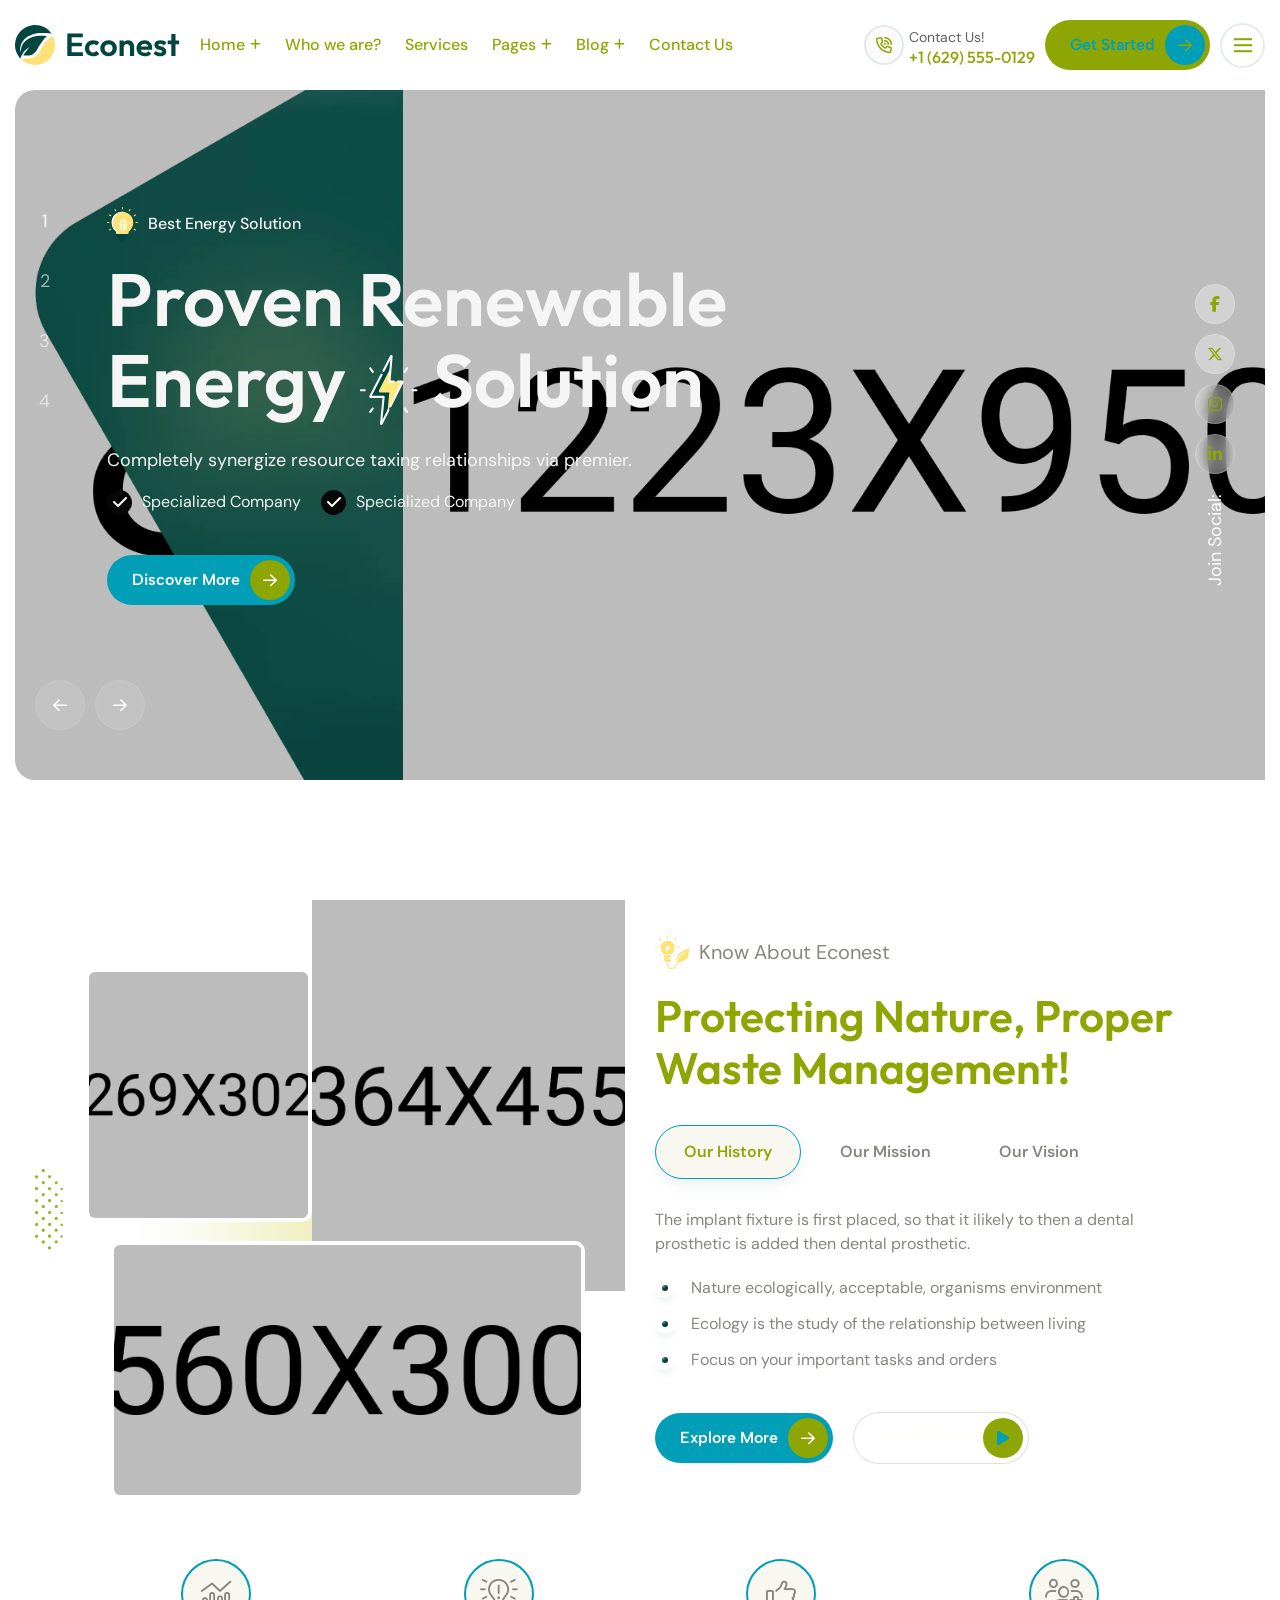
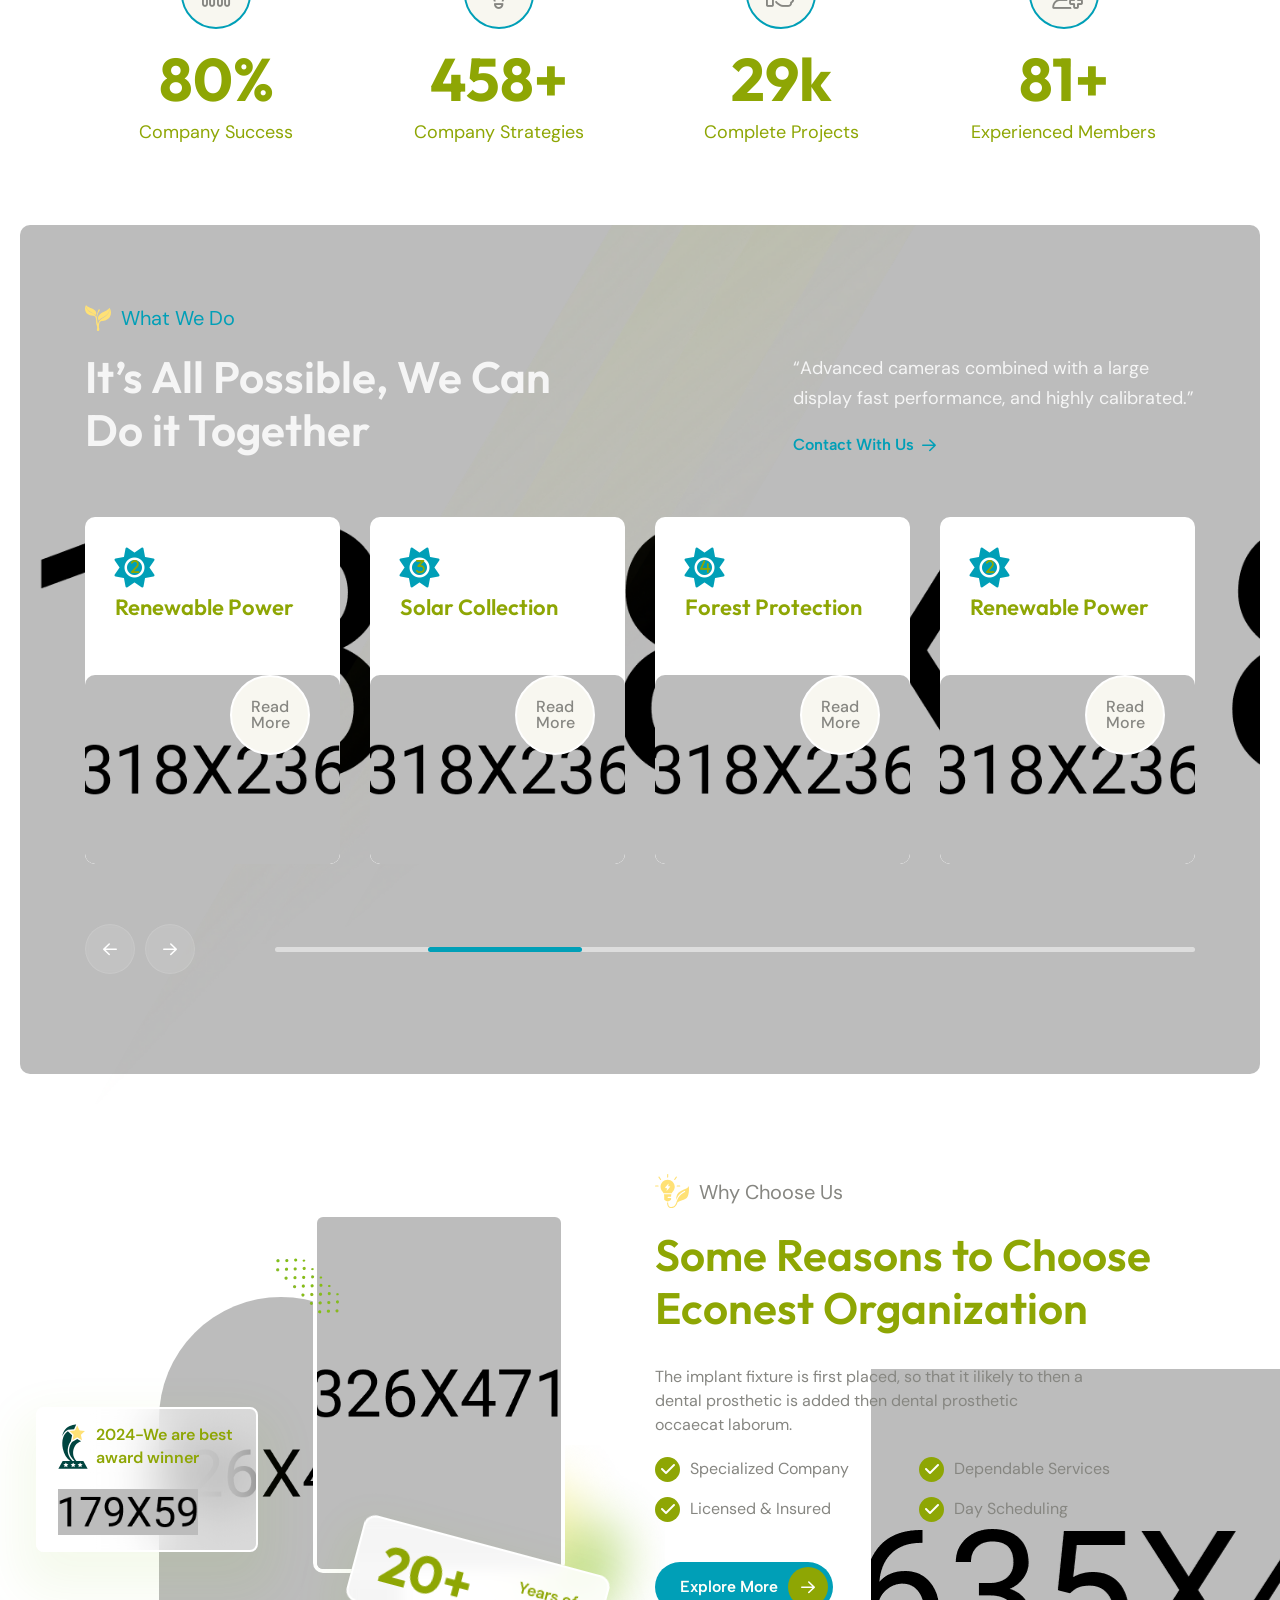
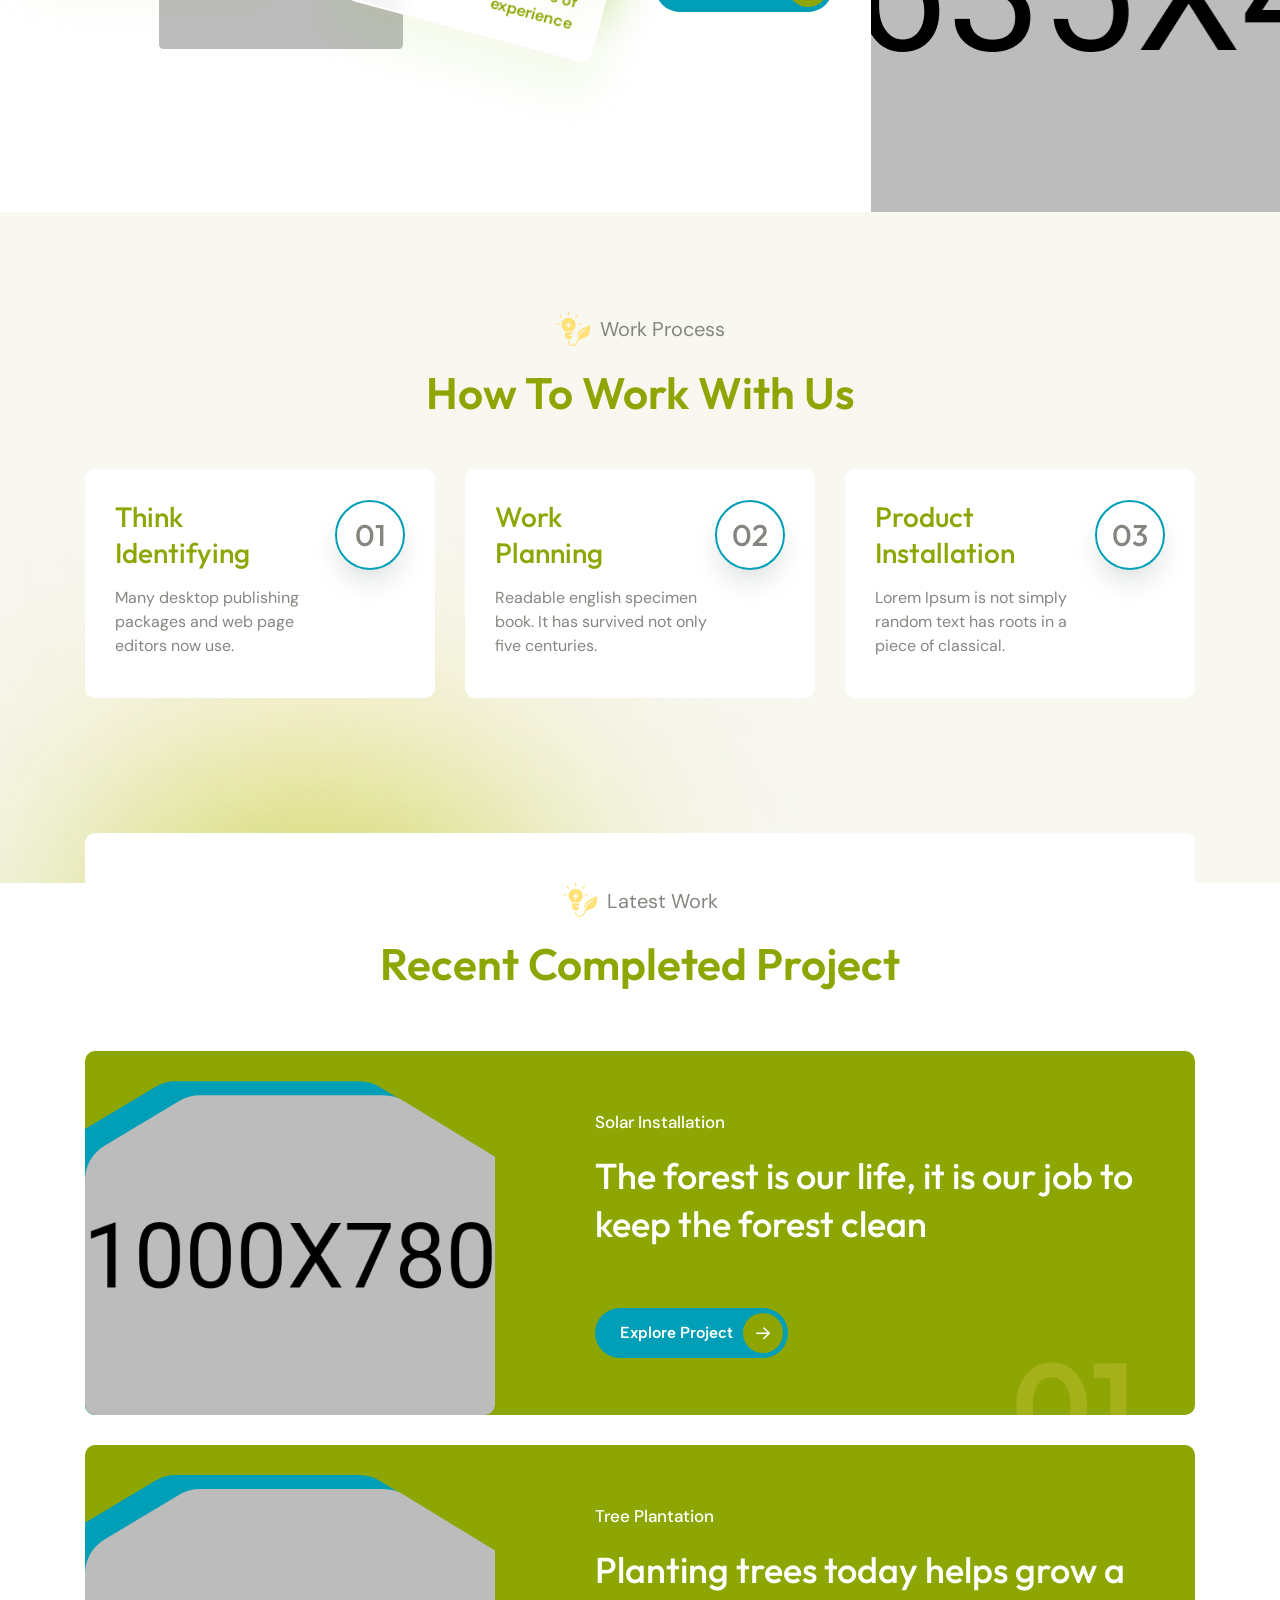
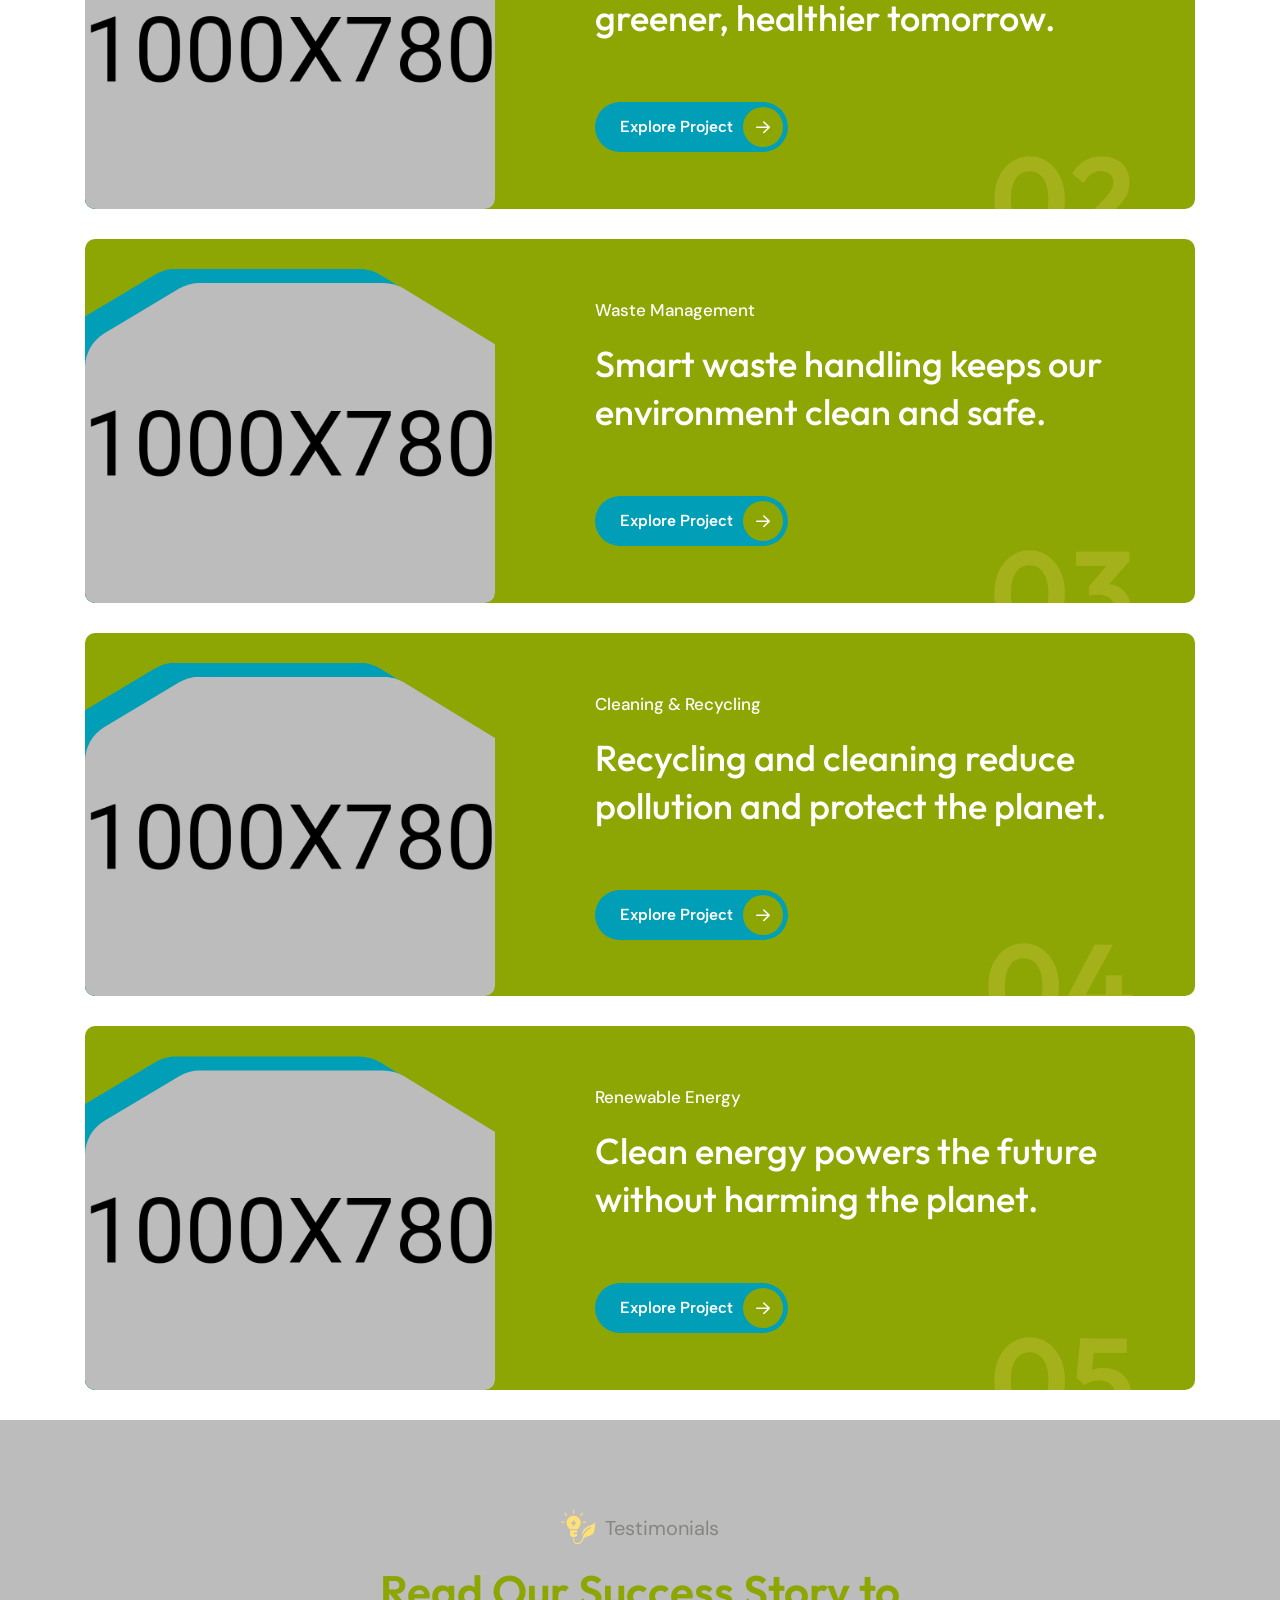
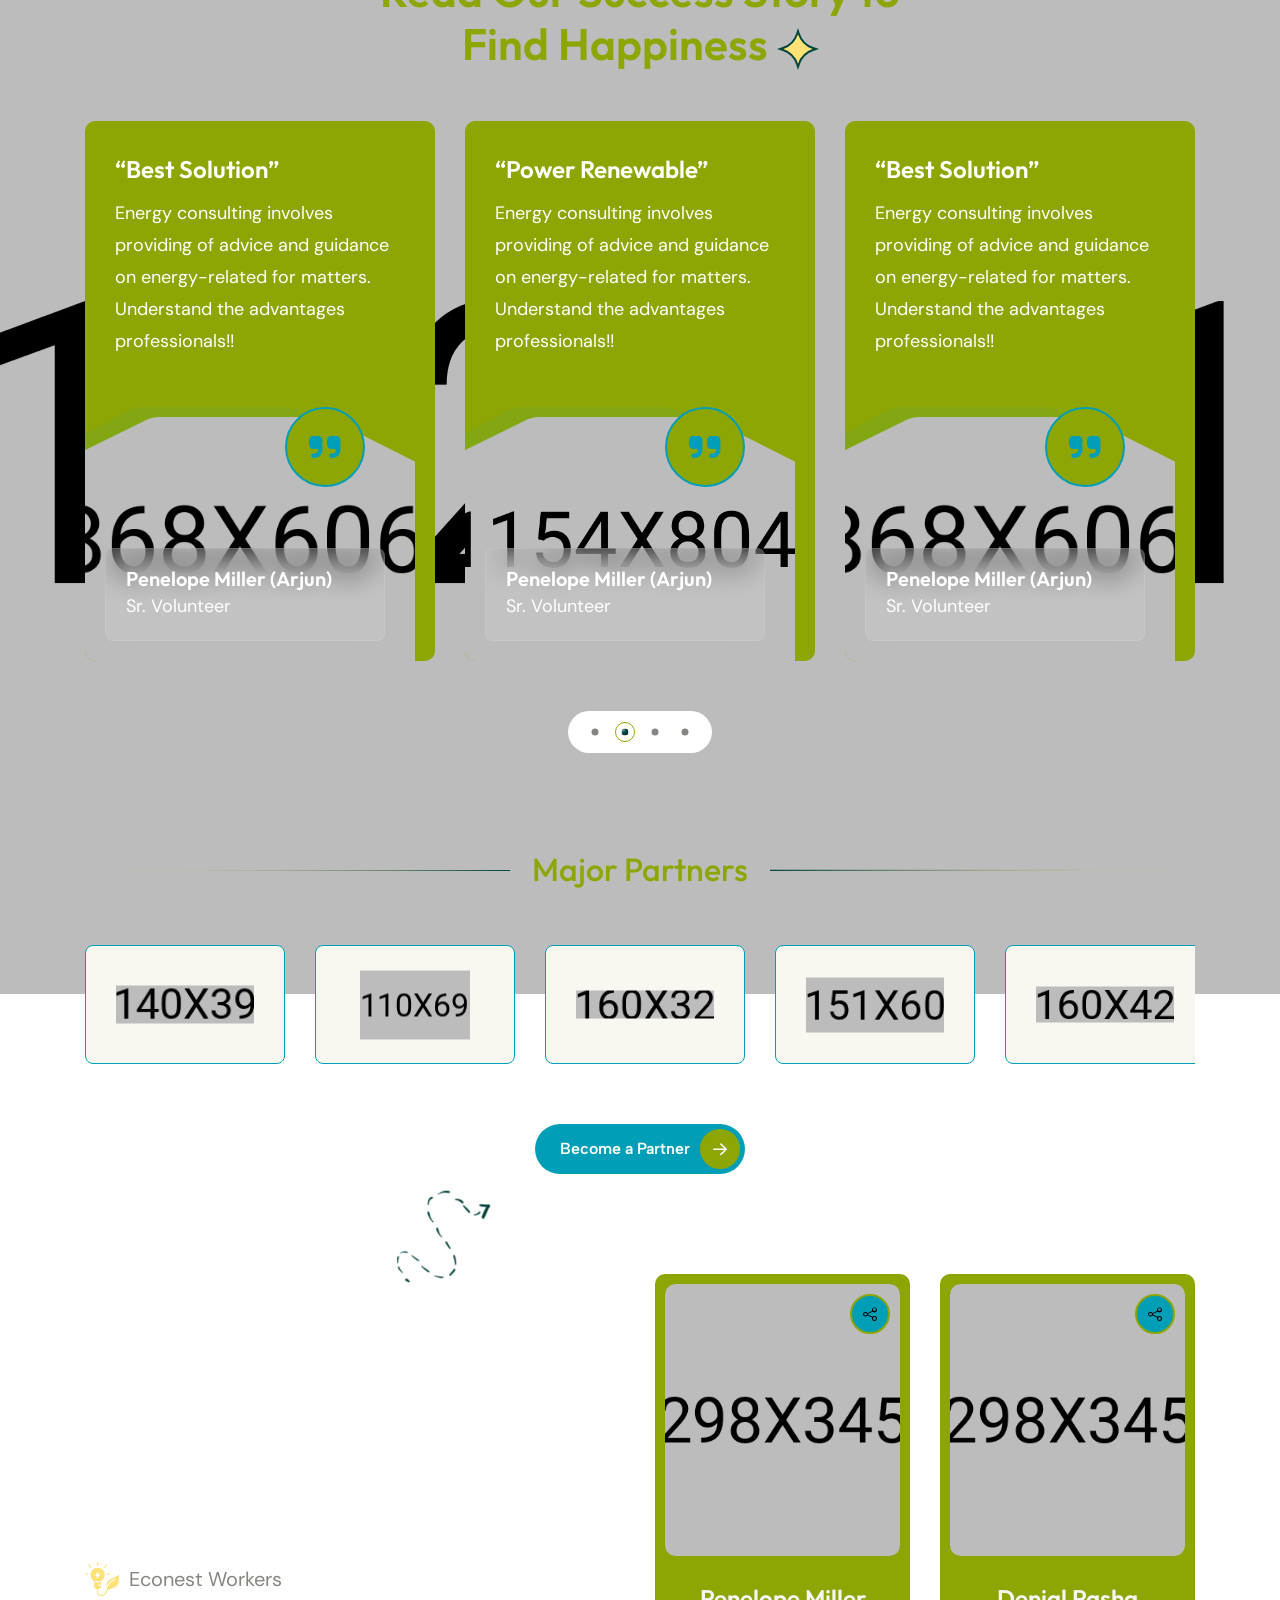
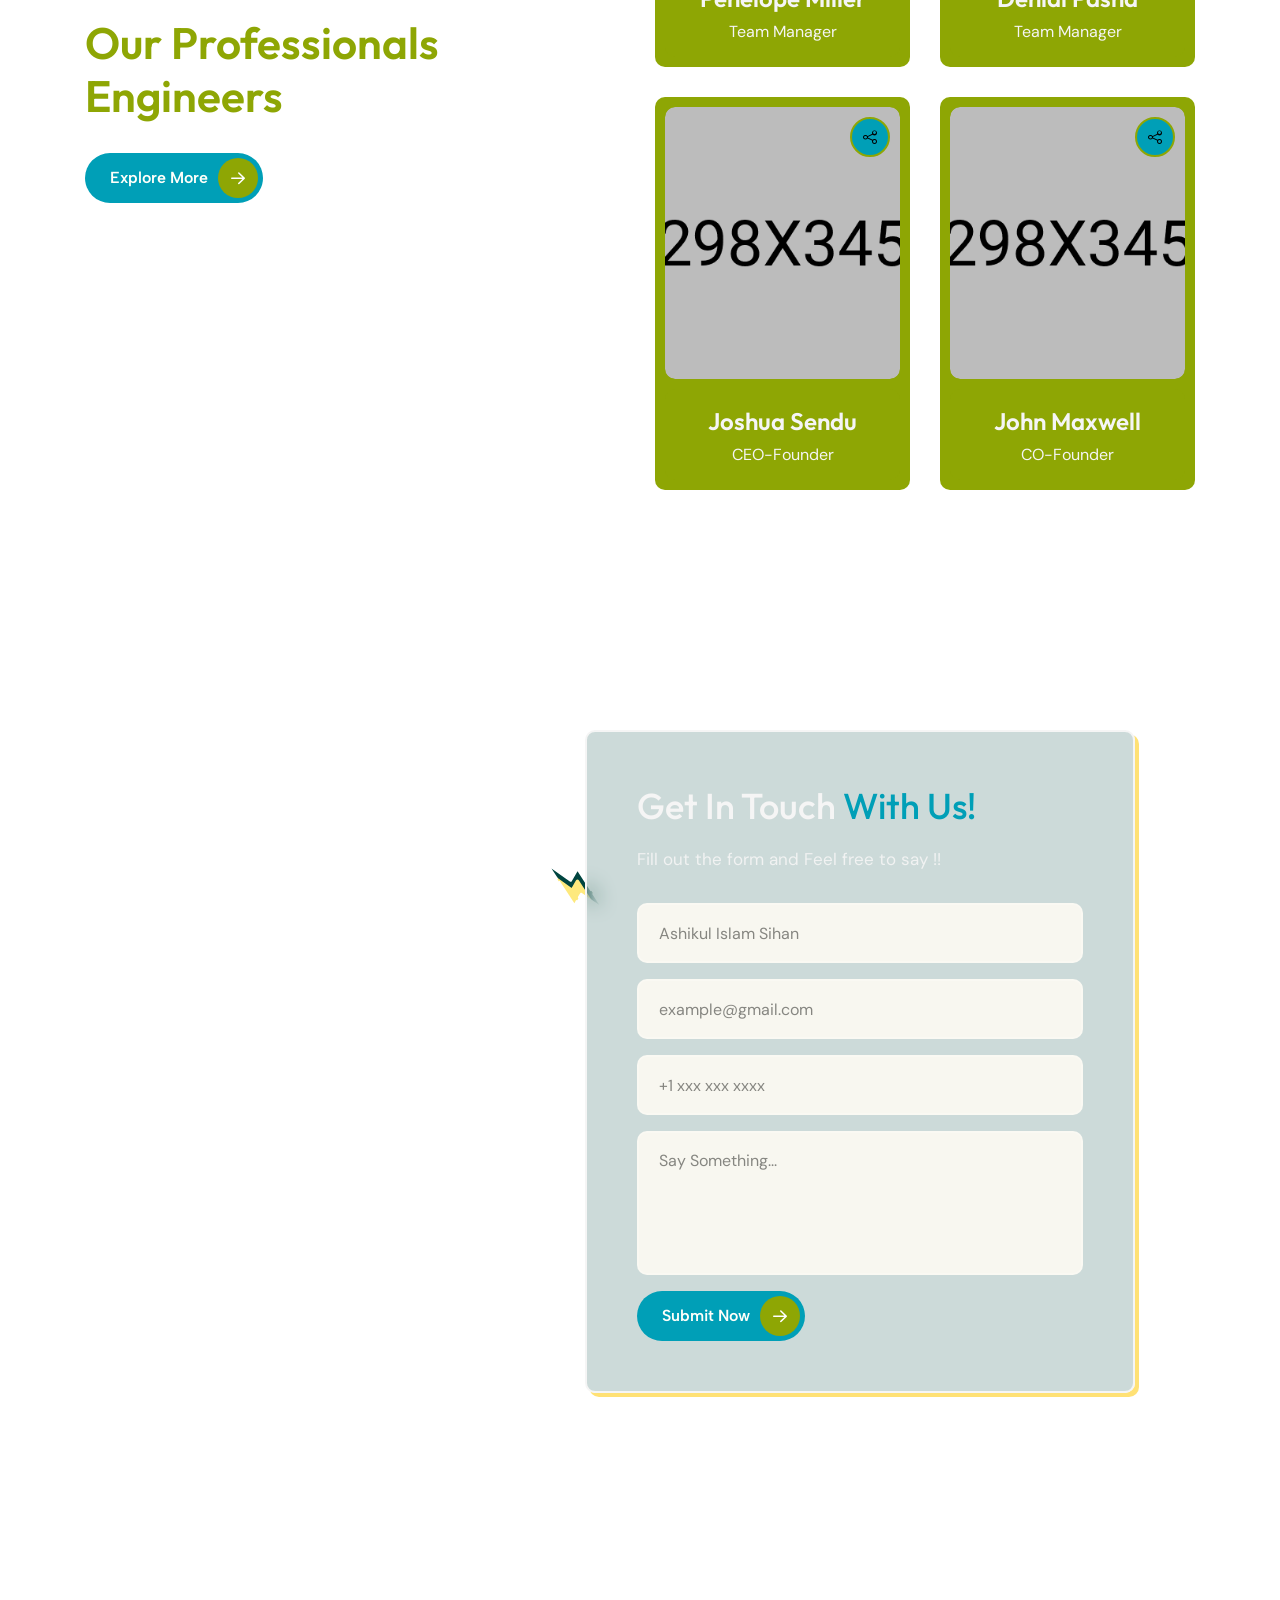
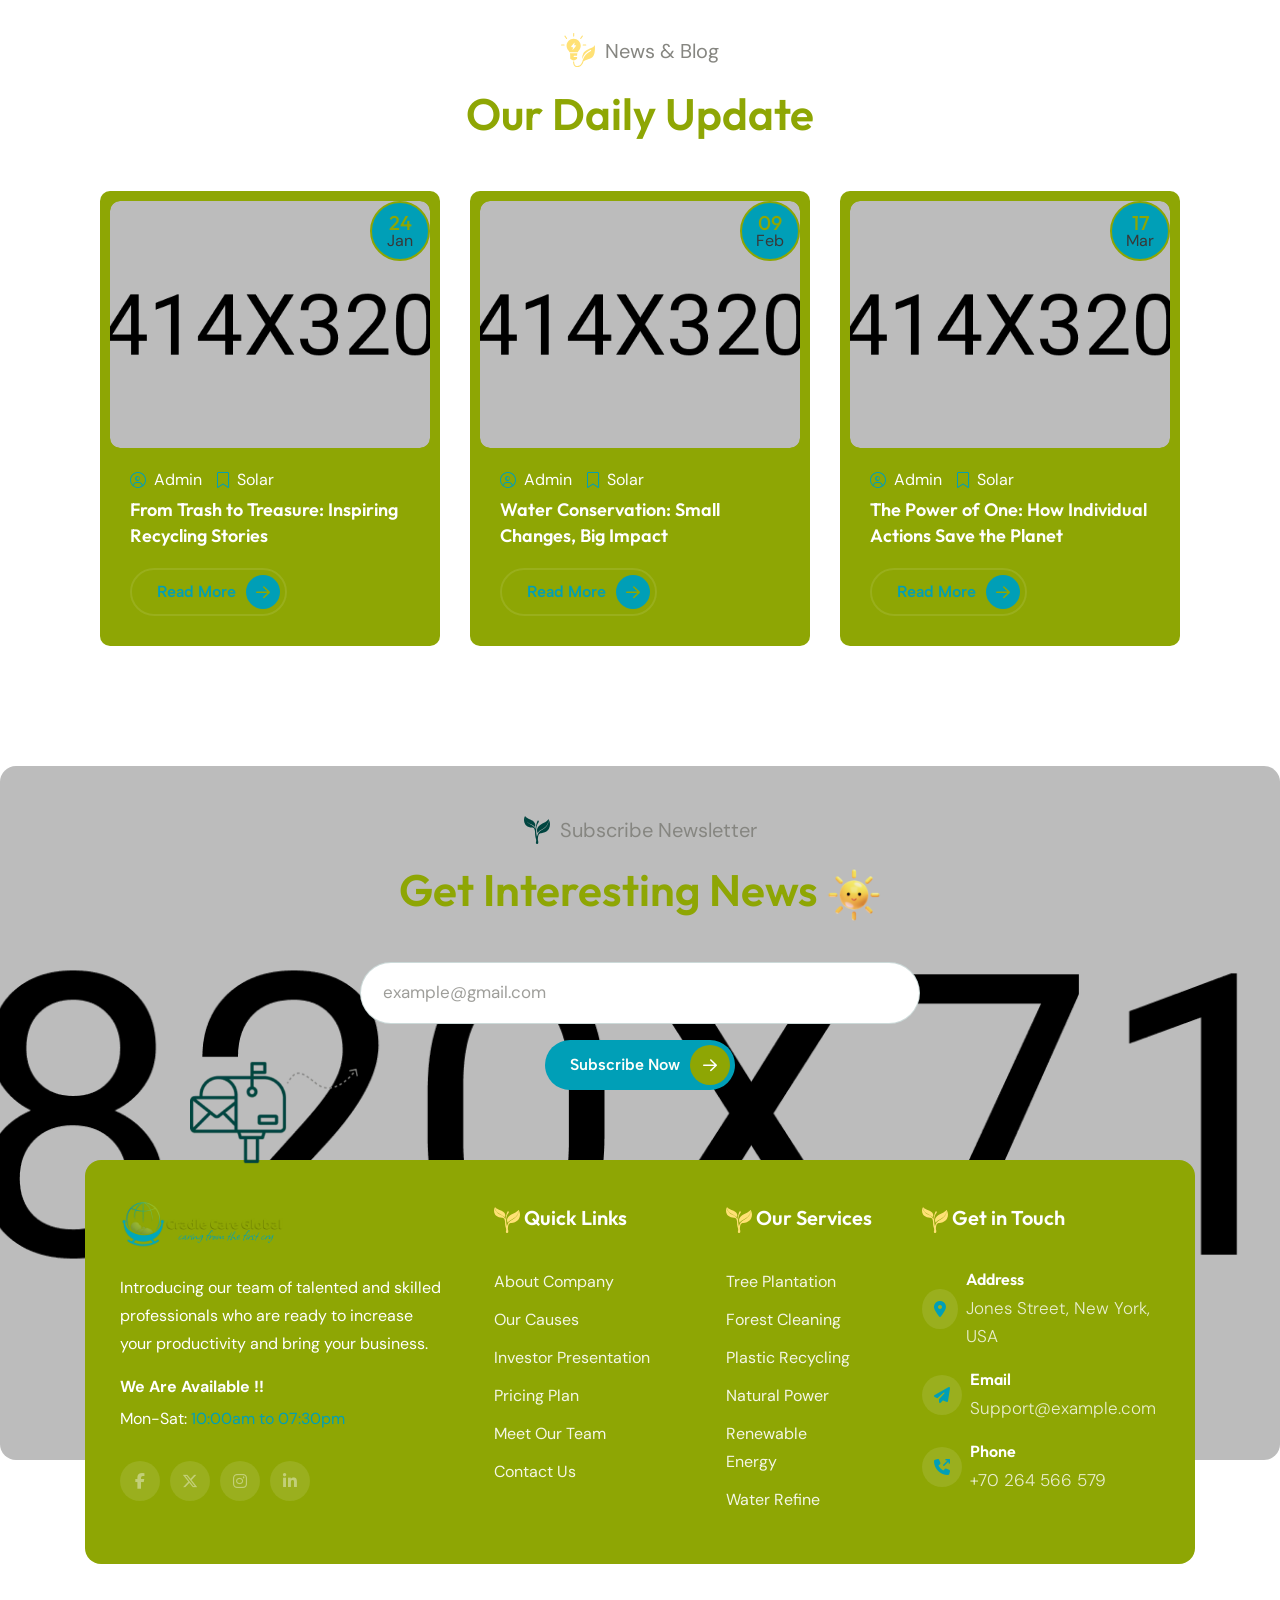
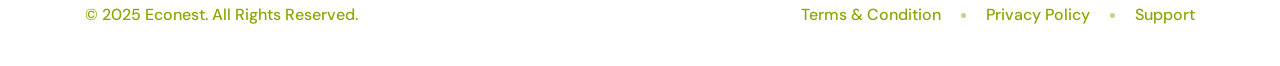
<file: index-3.html>
<!DOCTYPE html>
<html lang="en">

<head>
	<!-- Required meta tags -->
	<meta charset="utf-8"/>
	<meta name="viewport" content="width=device-width, initial-scale=1, shrink-to-fit=no"/>

	<title>Ecology & Environment HTML5 Template</title>

	<!-- Favicon -->
	<link rel="shortcut icon" type="image/x-icon" href="assets/img/logo/favicon.webp"/>

	<!-- Google fonts -->
	<link rel="preconnect" href="https://fonts.googleapis.com"/>
	<link rel="preconnect" href="https://fonts.gstatic.com" crossorigin/>
	<link href="https://fonts.googleapis.com/css2?family=Albert+Sans:ital,wght@0,100..900;1,100..900&family=DM+Sans:ital,opsz,wght@0,9..40,100..1000;1,9..40,100..1000&family=Outfit:wght@100..900&display=swap" rel="stylesheet"/>

	<!-- Vendors Css -->
	<link rel="stylesheet" href="assets/vendor/animate/animate.min.css"/>
	<link rel="stylesheet" href="assets/vendor/fontawesome-pro/fontawesome.min.css"/>
	<link rel="stylesheet" href="assets/vendor/bootstrap/bootstrap.min.css"/>
	<link rel="stylesheet" href="assets/vendor/swiper/swiper-bundle.min.css"/>
	<link rel="stylesheet" href="assets/vendor/aos/aos.css"/>
	<link rel="stylesheet" href="assets/vendor/fancybox/fancybox.css"/>

	<!-- Main CSS -->
	<link rel="stylesheet" href="assets/css/spacing.css"/>
	<link rel="stylesheet" href="assets/css/main.css"/>
</head>

<body>
<!-- preloader start-->
<div id="preloader">
	<div class="preloader">
		<img src="assets/img/thumbs/preloader.gif" alt="preloader">
	</div>
</div>
<!-- preloader end  -->

<!-- header-section start -->
<header class="header-section-3">
	<div class="header-bottom">
		<div class="container-fluid">
			<div class="row">
				<div class="col-xl-12">
					<div class="header-bottom-layout">
						<div class="header-left">
							<div class="logo-wrap">
								<a href="index.html">
									<img src="assets/img/logo/logo.svg" alt="logo"/>
								</a>
							</div>
							<nav class="main-menu d-none d-xl-block">
								<ul>
									<li class="has-dropdown">
										<a href="#">Home</a>
										<ul class="sub-menu">
											<li><a href="index.html">Home 01</a></li>
											<li><a href="index-2.html">Home 02</a></li>
											<li><a href="index-3.html">Home 03</a></li>
											<li><a href="index-4.html">Home 04</a></li>
											<li><a href="index-5.html">Home 05</a></li>
										</ul>
									</li>
									<li><a href="about.html">Who we are?</a></li>
									<li><a href="services.html">Services</a></li>
									<li class="has-dropdown">
										<a href="#">Pages</a>
										<ul class="sub-menu">
											<li>
												<a href="services-details.html">Services Details</a>
											</li>
											<li><a href="project.html">Projects</a></li>
											<li>
												<a href="project-details.html">Project Details</a>
											</li>
											<li><a href="camping.html">Camping</a></li>
											<li>
												<a href="camping-details.html">Camping Details</a>
											</li>
											<li>
												<a href="camping-donation.html">Camping Donation</a>
											</li>
											<li><a href="donations.html">Donation</a></li>
											<li>
												<a href="be-volunteer.html">Become a Volunteer</a>
											</li>
											<li><a href="volunteer.html">Volunteers</a></li>
											<li>
												<a href="volunteer-details.html">Volunteer Details</a>
											</li>
										</ul>
									</li>
									<li class="has-dropdown">
										<a href="#">Blog</a>
										<ul class="sub-menu">
											<li><a href="blog-grid.html">Blog Grid</a></li>
											<li>
												<a href="blog-standard.html">Blog Standard</a>
											</li>
											<li><a href="blog-details.html">Blog Details</a></li>
										</ul>
									</li>
									<li><a href="contact.html">Contact Us</a></li>
								</ul>
							</nav>
						</div>
						<div class="header-right">
							<div class="header-info d-none d-xl-flex">
								<div class="header-info-icon">
									<i class="fa-regular fa-phone-volume"></i>
								</div>
								<div class="header-info-content">
									<span>Contact Us!</span>
									<p><a href="tel:+1629555-0129">+1 (629) 555-0129</a></p>
								</div>
							</div>
							<div class="header-btn-wrap d-none d-xl-flex">
								<a href="donations.html" class="e-primary-btn has-icon">
									Get Started
									<span class="icon-wrap">
										<span class="icon"><i class="fa-regular fa-arrow-right"></i><i class="fa-regular fa-arrow-right"></i></span>
									</span>
								</a>
							</div>
							<div class="header-bar open-sidebar d-none d-xl-flex" data-toggle="sidebar">
								<div class="bar bar-1"></div>
								<div class="bar bar-2"></div>
								<div class="bar bar-3"></div>
							</div>
							<div class="header-bar open-mobile-menu d-xl-none" data-toggle="menubar">
								<div class="bar bar-1"></div>
								<div class="bar bar-2"></div>
								<div class="bar bar-3"></div>
							</div>
						</div>
					</div>
				</div>
			</div>
		</div>
	</div>
</header>
<!-- header-section end -->

<!-- off-canvas-sidebar start -->
<div class="off-canvas-sidebar">
	<div class="off-canvas-sidebar-body">
		<div class="off-canvas-sidebar-close" data-close="sidebar">
			<i class="fa-regular fa-xmark"></i>
		</div>
		<div class="off-canvas-logo m-b-20">
			<a href="index.html">
				<img src="assets/img/logo/logo.svg" alt="logo"/>
			</a>
		</div>
		<div class="off-canvas-text m-b-30">
			<p>
				Ratione doloribus optio minus cum ab. Nostrum rerum minus sapiente
				eveniet fuga quos tenetur Bicycle rights taxidermy knausgaard, 3
				wolf moon schlitz kombucha freegan ugh ethical kogi Déjà en
				recherche de nouvelle inspiration pour la prochaine collection, qui
				sera toujours inspirée de ses origines suisses de son savoir-faire
				an nouveau matériel arrive!
			</p>
		</div>
		<div class="off-canvas-thumb m-b-40">
			<img src="assets/img/thumbs/thumb-3.webp" alt="thumb"/>
		</div>
		<div class="off-canvas-contact m-b-40">
			<a href="#" class="off-canvas-contact-item">
				<div class="icon">
					<i class="fa-solid fa-location-dot"></i>
				</div>
				<div class="text">
					<h6>Address</h6>
					<p>Jones Street, New York, USA</p>
				</div>
			</a>
			<a href="mailto:support@example.com" class="off-canvas-contact-item">
				<div class="icon">
					<i class="fa-solid fa-paper-plane"></i>
				</div>
				<div class="text">
					<h6>Email</h6>
					<p>Support@example.com</p>
				</div>
			</a>
			<a href="tel:+70264566579" class="off-canvas-contact-item">
				<div class="icon">
					<i class="fa-solid fa-phone-arrow-up-right"></i>
				</div>
				<div class="text">
					<h6>Phone</h6>
					<p>+70 264 566 579</p>
				</div>
			</a>
		</div>
		<div class="off-canvas-social-links">
			<a href="https://facebook.com">
				<i class="fab fa-facebook-f"></i>
			</a>
			<a href="https://twitter.com">
				<i class="fab fa-x-twitter"></i>
			</a>
			<a href="https://www.instagram.com">
				<i class="fab fa-instagram"></i>
			</a>
			<a href="https://linkedin.com">
				<i class="fab fa-linkedin-in"></i>
			</a>
		</div>
	</div>
	<div class="off-canvas-sidebar-overlay" data-close="sidebar"></div>
</div>
<!-- off-canvas-sidebar end -->

<!-- off-canvas-menubar start -->
<div class="off-canvas-menubar">
	<div class="off-canvas-menubar-body">
		<div class="off-canvas-head">
			<div class="off-canvas-logo">
				<a href="index.html">
					<img src="assets/img/logo/logo.svg" alt="logo"/>
				</a>
			</div>
			<div class="off-canvas-menubar-close" data-close="menubar">
				<i class="fa-regular fa-xmark"></i>
			</div>
		</div>
		<div class="off-canvas-menu">
			<ul>
				<li class="has-dropdown">
					<a href="#">Home</a>
					<ul class="sub-menu">
						<li><a href="index.html">Home 01</a></li>
						<li><a href="index-2.html">Home 02</a></li>
						<li><a href="index-3.html">Home 03</a></li>
						<li><a href="index-4.html">Home 04</a></li>
						<li><a href="index-5.html">Home 05</a></li>
					</ul>
				</li>
				<li><a href="about.html">Who we are?</a></li>
				<li><a href="services.html">Services</a></li>
				<li class="has-dropdown">
					<a href="#">Pages</a>
					<ul class="sub-menu">
						<li><a href="services-details.html">Services Details</a></li>
						<li><a href="project.html">Projects</a></li>
						<li><a href="project-details.html">Project Details</a></li>
						<li><a href="camping.html">Camping</a></li>
						<li><a href="camping-details.html">Camping Details</a></li>
						<li><a href="camping-donation.html">Camping Donation</a></li>
						<li><a href="donations.html">Donation</a></li>
						<li><a href="be-volunteer.html">Become a Volunteer</a></li>
						<li><a href="volunteer.html">Volunteers</a></li>
						<li><a href="volunteer-details.html">Volunteer Details</a></li>
					</ul>
				</li>
				<li class="has-dropdown">
					<a href="#">Blog</a>
					<ul class="sub-menu">
						<li><a href="blog-grid.html">Blog Grid</a></li>
						<li><a href="blog-standard.html">Blog Standard</a></li>
						<li><a href="blog-details.html">Blog Details</a></li>
					</ul>
				</li>
				<li><a href="contact.html">Contact Us</a></li>
			</ul>
		</div>
	</div>
	<div class="off-canvas-menubar-overlay" data-close="menubar"></div>
</div>
<!-- off-canvas-menubar end -->

<main>
	<!-- hero-section start -->
	<section class="hero-slider-active-3">
		<div class="swiper">
			<div class="swiper-wrapper">
				<div class="swiper-slide">
					<div class="hero-slide-3" style="background-image: url(assets/img/bg/hero-bg-3.webp)">
						<div class="container">
							<div class="hero-content-3">
								<div class="subtitle" data-animation="animate__fadeInUp" data-delay="0.2s">
									<img alt="icon" src="assets/img/icons/icon-7.svg"> <span>Best Energy Solution</span>
								</div>
								<div class="title" data-animation="animate__fadeInUp" data-delay="0.3s">
									<h1>Proven Renewable Energy <img alt="icon" src="assets/img/icons/icon-8.svg"> Solution</h1>
								</div>
								<div class="text" data-animation="animate__fadeInUp" data-delay="0.4s">
									<p>Completely synergize resource taxing relationships via premier.</p>
								</div>
								<div class="services-3" data-animation="animate__fadeInUp" data-delay="0.5s">
									<div class="service">
										<i class="fa-solid fa-check"></i>
										<p>Specialized Company</p>
									</div>
									<div class="service">
										<i class="fa-solid fa-check"></i>
										<p>Specialized Company</p>
									</div>
								</div>
								<div data-animation="animate__fadeInUp" data-delay="0.6s">
									<a class="e-primary-btn has-icon is-hover-white" href="about.html">Discover More <span class="icon-wrap"><span class="icon"><i class="fa-regular fa-arrow-right"></i> <i class="fa-regular fa-arrow-right"></i></span></span></a>
								</div>
							</div>
						</div>
						<div class="banner-thumb"><img alt="thumb" data-animation="animate__fadeInUp" data-delay="0.2s" src="assets/img/thumbs/thumb-46.webp"></div>
						<div class="shape-1"><img alt="shape" src="assets/img/shapes/shape-20.webp"></div>
						<div class="shape-2"><img alt="shape" src="assets/img/shapes/shape-21.webp"></div>
					</div>
				</div>
				<div class="swiper-slide">
					<div class="hero-slide-3" style="background-image: url(assets/img/bg/hero-bg-3.webp)">
						<div class="container">
							<div class="hero-content-3">
								<div class="subtitle" data-animation="animate__fadeInUp" data-delay="0.2s">
									<img alt="icon" src="assets/img/icons/icon-7.svg"> <span>Top Energy Provider</span>
								</div>
								<div class="title" data-animation="animate__fadeInUp" data-delay="0.3s">
									<h1>Trusted Sustainab Power <img alt="icon" src="assets/img/icons/icon-8.svg"> Option</h1>
								</div>
								<div class="text" data-animation="animate__fadeInUp" data-delay="0.4s">
									<p>Efficiently optimize eco-focused partnerships through excellence</p>
								</div>
								<div class="services-3" data-animation="animate__fadeInUp" data-delay="0.5s">
									<div class="service">
										<i class="fa-solid fa-check"></i>
										<p>Expert Provider</p>
									</div>
									<div class="service">
										<i class="fa-solid fa-check"></i>
										<p>Expert Provider</p>
									</div>
								</div>
								<div data-animation="animate__fadeInUp" data-delay="0.6s">
									<a class="e-primary-btn has-icon is-hover-white" href="about.html">Explore Options <span class="icon-wrap"><span class="icon"><i class="fa-regular fa-arrow-right"></i> <i class="fa-regular fa-arrow-right"></i></span></span></a>
								</div>
							</div>
						</div>
						<div class="banner-thumb"><img alt="thumb" data-animation="animate__fadeInUp" data-delay="0.2s" src="assets/img/thumbs/thumb-154.webp"></div>
						<div class="shape-1"><img alt="shape" src="assets/img/shapes/shape-20.webp"></div>
						<div class="shape-2"><img alt="shape" src="assets/img/shapes/shape-21.webp"></div>
					</div>
				</div>
				<div class="swiper-slide">
					<div class="hero-slide-3" style="background-image: url(assets/img/bg/hero-bg-3.webp)">
						<div class="container">
							<div class="hero-content-3">
								<div class="subtitle" data-animation="animate__fadeInUp" data-delay="0.2s">
									<img alt="icon" src="assets/img/icons/icon-7.svg"> <span>Best Energy Solution</span>
								</div>
								<div class="title" data-animation="animate__fadeInUp" data-delay="0.3s">
									<h1>Proven Renewable Energy <img alt="icon" src="assets/img/icons/icon-8.svg"> Solution</h1>
								</div>
								<div class="text" data-animation="animate__fadeInUp" data-delay="0.4s">
									<p>Completely synergize resource taxing relationships via premier.</p>
								</div>
								<div class="services-3" data-animation="animate__fadeInUp" data-delay="0.5s">
									<div class="service">
										<i class="fa-solid fa-check"></i>
										<p>Specialized Company</p>
									</div>
									<div class="service">
										<i class="fa-solid fa-check"></i>
										<p>Specialized Company</p>
									</div>
								</div>
								<div data-animation="animate__fadeInUp" data-delay="0.6s">
									<a class="e-primary-btn has-icon is-hover-white" href="about.html">Discover More <span class="icon-wrap"><span class="icon"><i class="fa-regular fa-arrow-right"></i> <i class="fa-regular fa-arrow-right"></i></span></span></a>
								</div>
							</div>
						</div>
						<div class="banner-thumb"><img alt="thumb" data-animation="animate__fadeInUp" data-delay="0.2s" src="assets/img/thumbs/thumb-46.webp"></div>
						<div class="shape-1"><img alt="shape" src="assets/img/shapes/shape-20.webp"></div>
						<div class="shape-2"><img alt="shape" src="assets/img/shapes/shape-21.webp"></div>
					</div>
				</div>
				<div class="swiper-slide">
					<div class="hero-slide-3" style="background-image: url(assets/img/bg/hero-bg-3.webp)">
						<div class="container">
							<div class="hero-content-3">
								<div class="subtitle" data-animation="animate__fadeInUp" data-delay="0.2s">
									<img alt="icon" src="assets/img/icons/icon-7.svg"> <span>Top Energy Provider</span>
								</div>
								<div class="title" data-animation="animate__fadeInUp" data-delay="0.3s">
									<h1>Trusted Sustainab Power <img alt="icon" src="assets/img/icons/icon-8.svg"> Option</h1>
								</div>
								<div class="text" data-animation="animate__fadeInUp" data-delay="0.4s">
									<p>Efficiently optimize eco-focused partnerships through excellence</p>
								</div>
								<div class="services-3" data-animation="animate__fadeInUp" data-delay="0.5s">
									<div class="service">
										<i class="fa-solid fa-check"></i>
										<p>Expert Provider</p>
									</div>
									<div class="service">
										<i class="fa-solid fa-check"></i>
										<p>Expert Provider</p>
									</div>
								</div>
								<div data-animation="animate__fadeInUp" data-delay="0.6s">
									<a class="e-primary-btn has-icon is-hover-white" href="about.html">Explore Options <span class="icon-wrap"><span class="icon"><i class="fa-regular fa-arrow-right"></i> <i class="fa-regular fa-arrow-right"></i></span></span></a>
								</div>
							</div>
						</div>
						<div class="banner-thumb"><img alt="thumb" data-animation="animate__fadeInUp" data-delay="0.2s" src="assets/img/thumbs/thumb-154.webp"></div>
						<div class="shape-1"><img alt="shape" src="assets/img/shapes/shape-20.webp"></div>
						<div class="shape-2"><img alt="shape" src="assets/img/shapes/shape-21.webp"></div>
					</div>
				</div>
			</div>
		</div>
		<div class="hero-slider-pagination-3"></div>
		<div class="hero-slider-navigation">
			<div class="hero-slider-button-prev-3">
				<i class="fa-regular fa-arrow-left"></i>
			</div>
			<div class="hero-slider-button-next-3">
				<i class="fa-regular fa-arrow-right"></i>
			</div>
		</div>
		<div class="hero-slider-social">
			<div class="social-links">
				<a href="https://facebook.com"><i class="fab fa-facebook-f"></i></a> <a href="https://twitter.com"><i class="fab fa-x-twitter"></i></a> <a href="https://www.instagram.com"><i class="fab fa-instagram"></i></a> <a href="https://linkedin.com"><i class="fab fa-linkedin-in"></i></a>
			</div>
			<div class="text">
				Join Social:
			</div>
		</div>
	</section>
	<!-- hero-section end -->

	<!-- about-us-section start -->
	<section class="about-us-section m-t-120 m-t-md-100 m-t-xs-80">
		<div class="container">
			<div class="row align-items-center">
				<div class="col-xl-6">
					<div class="thumb" data-aos="fade-up" data-aos-delay="200" data-aos-duration="1000">
						<div class="shape-wrapped-thumb-2">
							<div class="thumb-wrapper"><img alt="thumb" src="assets/img/thumbs/thumb-41.webp"> <img alt="thumb" src="assets/img/thumbs/thumb-42.webp"></div>
							<div class="positioned-thumb"><img alt="thumb" src="assets/img/thumbs/thumb-43.webp"></div>
							<div class="shape-1"><img alt="shape" src="assets/img/shapes/shape-22.webp"></div>
							<div class="shape-2"><img alt="shape" src="assets/img/shapes/shape-23.webp"></div>
						</div>
					</div>
				</div>
				<div class="col-xl-6">
					<div class="why-us-content" data-aos="fade-up" data-aos-delay="400" data-aos-duration="1000">
						<div class="common-subtitle">
							<img alt="icon" src="assets/img/icons/icon-9.svg"> <span>Know About Econest</span>
						</div>
						<div class="common-title text-start">
							<h2>Protecting Nature, Proper Waste Management!</h2>
						</div>
						<div class="c-tabs-wrapper">
							<ul class="nav nav-tabs" id="myTab" role="tablist">
								<li class="nav-item" role="presentation"><button aria-controls="c-tab-1-pane" aria-selected="true" class="nav-link active" data-bs-target="#c-tab-1-pane" data-bs-toggle="tab" id="c-tab-1" role="tab" type="button">Our History</button></li>
								<li class="nav-item" role="presentation"><button aria-controls="c-tab-2-pane" aria-selected="false" class="nav-link" data-bs-target="#c-tab-2-pane" data-bs-toggle="tab" id="c-tab-2" role="tab" type="button">Our Mission</button></li>
								<li class="nav-item" role="presentation"><button aria-controls="c-tab-3-pane" aria-selected="false" class="nav-link" data-bs-target="#c-tab-3-pane" data-bs-toggle="tab" id="c-tab-3" role="tab" type="button">Our Vision</button></li>
							</ul>
							<div class="tab-content" id="myTabContent">
								<div aria-labelledby="c-tab-1" class="tab-pane fade show active" id="c-tab-1-pane" role="tabpanel" tabindex="0">
									<div class="text">
										<p>The implant fixture is first placed, so that it ilikely to then a dental prosthetic is added then dental prosthetic.</p>
									</div>
									<div class="benefits">
										<ul>
											<li>Nature ecologically, acceptable, organisms environment</li>
											<li>Ecology is the study of the relationship between living</li>
											<li>Focus on your important tasks and orders</li>
										</ul>
									</div>
								</div>
								<div aria-labelledby="c-tab-2" class="tab-pane fade" id="c-tab-2-pane" role="tabpanel" tabindex="0">
									<div class="text">
										<p>The implant fixture is first placed, so that it ilikely to then a dental prosthetic is added then dental prosthetic.</p>
									</div>
									<div class="benefits">
										<ul>
											<li>Nature ecologically, acceptable, organisms environment</li>
											<li>Ecology is the study of the relationship between living</li>
											<li>Focus on your important tasks and orders</li>
										</ul>
									</div>
								</div>
								<div aria-labelledby="c-tab-3" class="tab-pane fade" id="c-tab-3-pane" role="tabpanel" tabindex="0">
									<div class="text">
										<p>The implant fixture is first placed, so that it ilikely to then a dental prosthetic is added then dental prosthetic.</p>
									</div>
								</div>
							</div>
						</div>
						<div class="annual-donation-wrap">
							<div class="blog-btn">
								<a class="e-primary-btn has-icon" href="about.html">Explore More <span class="icon-wrap"><span class="icon"><i class="fa-regular fa-arrow-right"></i> <i class="fa-regular fa-arrow-right"></i></span></span></a>
							</div>
							<div class="blog-btn">
								<a class="e-primary-btn has-icon video-btn" data-fancybox="" href="https://www.youtube.com/watch?v=fLeJJPxua3E&amp;ab_channel=Motiversity">Watch Video <span class="icon-wrap"><span class="icon"><i class="fa-solid fa-play"></i> <i class="fa-solid fa-play"></i></span></span></a>
							</div>
						</div>
					</div>
				</div>
			</div>
		</div>
	</section>
	<!-- about-us-section end -->

	<!-- company-achievements-section start -->
	<section class="company-achievements-section">
		<div class="container">
			<div class="company-achievements m-t-60" data-aos="fade-up" data-aos-delay="200" data-aos-duration="1000">
				<div class="achievement">
					<i class="fa-light fa-chart-mixed"></i>
					<h2><span class="purecounter" data-purecounter-duration="2" data-purecounter-end="98">0</span>%</h2>
					<p>Company Success</p>
				</div>
				<div class="achievement">
					<i class="fa-light fa-lightbulb-exclamation-on"></i>
					<h2><span class="purecounter" data-purecounter-duration="2" data-purecounter-end="565">0</span>+</h2>
					<p>Company Strategies</p>
				</div>
				<div class="achievement">
					<i class="fa-light fa-thumbs-up"></i>
					<h2><span class="purecounter" data-purecounter-duration="2" data-purecounter-end="36">0</span>k</h2>
					<p>Complete Projects</p>
				</div>
				<div class="achievement">
					<i class="fa-light fa-users-medical"></i>
					<h2><span class="purecounter" data-purecounter-duration="2" data-purecounter-end="100">0</span>+</h2>
					<p>Experienced Members</p>
				</div>
			</div>
		</div>
	</section>
	<!-- company-achievements-section end -->

	<!-- what-we-do-section start -->
	<section class="what-we-do-section-2" style="background-image: url(assets/img/bg/what-we-do-bg-2.webp)">
		<div class="container">
			<div class="row">
				<div class="col-xl-12">
					<div class="section-top-3">
						<div class="left">
							<div class="common-subtitle" data-aos="fade-up" data-aos-delay="200" data-aos-duration="1000">
								<img alt="icon-1" src="assets/img/icons/icon-1.svg"> <span>What We Do</span>
							</div>
							<div class="common-title text-start" data-aos="fade-up" data-aos-delay="400" data-aos-duration="1000">
								<h2>It’s All Possible, We Can Do it Together</h2>
							</div>
						</div>
						<div class="right" data-aos="fade-up" data-aos-delay="600" data-aos-duration="1000">
							<p>“Advanced cameras combined with a large display fast performance, and highly calibrated.”</p><a class="service-btn e-primary-btn has-icon" href="contact.html">Contact With Us <span class="icon-wrap"><span class="icon"><i class="fa-regular fa-arrow-right"></i> <i class="fa-regular fa-arrow-right"></i></span></span></a>
						</div>
					</div>
				</div>
			</div>
			<div class="row">
				<div class="col-xl-12">
					<div class="whatwedo-slider-active" data-aos="fade-up" data-aos-delay="800" data-aos-duration="1000">
						<div class="swiper">
							<div class="swiper-wrapper">
								<div class="swiper-slide">
									<div class="we-do-card">
										<div class="card-content">
											<i class="fa-solid fa-sun"><span>1</span></i>
											<h5>Solar Recycling</h5>
										</div>
										<div class="card-thumb">
											<img alt="thumb" src="assets/img/thumbs/thumb-58.webp"> <a class="circled-btn" href="project.html">
											<p>Read More</p>
											<div class="icon">
												<i class="fa-regular fa-arrow-right"></i>
											</div></a>
										</div>
									</div>
								</div>
								<div class="swiper-slide">
									<div class="we-do-card">
										<div class="card-content">
											<i class="fa-solid fa-sun"><span>2</span></i>
											<h5>Renewable Power</h5>
										</div>
										<div class="card-thumb">
											<img alt="thumb" src="assets/img/thumbs/thumb-59.webp"> <a class="circled-btn" href="project.html">
											<p>Read More</p>
											<div class="icon">
												<i class="fa-regular fa-arrow-right"></i>
											</div></a>
										</div>
									</div>
								</div>
								<div class="swiper-slide">
									<div class="we-do-card">
										<div class="card-content">
											<i class="fa-solid fa-sun"><span>3</span></i>
											<h5>Solar Collection</h5>
										</div>
										<div class="card-thumb">
											<img alt="thumb" src="assets/img/thumbs/thumb-60.webp"> <a class="circled-btn" href="project.html">
											<p>Read More</p>
											<div class="icon">
												<i class="fa-regular fa-arrow-right"></i>
											</div></a>
										</div>
									</div>
								</div>
								<div class="swiper-slide">
									<div class="we-do-card">
										<div class="card-content">
											<i class="fa-solid fa-sun"><span>4</span></i>
											<h5>Forest Protection</h5>
										</div>
										<div class="card-thumb">
											<img alt="thumb" src="assets/img/thumbs/thumb-61.webp"> <a class="circled-btn" href="project.html">
											<p>Read More</p>
											<div class="icon">
												<i class="fa-regular fa-arrow-right"></i>
											</div></a>
										</div>
									</div>
								</div>
								<div class="swiper-slide">
									<div class="we-do-card">
										<div class="card-content">
											<i class="fa-solid fa-sun"><span>2</span></i>
											<h5>Renewable Power</h5>
										</div>
										<div class="card-thumb">
											<img alt="thumb" src="assets/img/thumbs/thumb-59.webp"> <a class="circled-btn" href="project.html">
											<p>Read More</p>
											<div class="icon">
												<i class="fa-regular fa-arrow-right"></i>
											</div></a>
										</div>
									</div>
								</div>
								<div class="swiper-slide">
									<div class="we-do-card">
										<div class="card-content">
											<i class="fa-solid fa-sun"><span>3</span></i>
											<h5>Solar Collection</h5>
										</div>
										<div class="card-thumb">
											<img alt="thumb" src="assets/img/thumbs/thumb-60.webp"> <a class="circled-btn" href="project.html">
											<p>Read More</p>
											<div class="icon">
												<i class="fa-regular fa-arrow-right"></i>
											</div></a>
										</div>
									</div>
								</div>
							</div>
						</div>
						<div class="whatwedo-slider-bottom">
							<div class="whatwedo-navigation">
								<div class="whatwedo-button-prev">
									<i class="fa-regular fa-arrow-left"></i>
								</div>
								<div class="whatwedo-button-next">
									<i class="fa-regular fa-arrow-right"></i>
								</div>
							</div>
							<div class="whatwedo-pagination-wrap">
								<div class="whatwedo-pagination"></div>
							</div>
						</div>
					</div>
				</div>
			</div>
		</div>
		<div class="shape"><img alt="shape" src="assets/img/shapes/shape-29.webp"></div>
	</section>
	<!-- what-we-do-section end -->

	<!-- why-us-section start -->
	<section class="why-us-section-3 p-t-100 p-b-120 p-b-md-100 p-t-xs-80 p-b-xs-80" style="background-image: url(assets/img/bg/why-us-bg-2.webp)">
		<div class="container">
			<div class="row align-items-center p-b-80">
				<div class="col-xl-6">
					<div class="thumb-wrapper" data-aos="fade-up" data-aos-delay="200" data-aos-duration="1000">
						<div class="thumb-1">
							<img alt="thumb" src="assets/img/thumbs/thumb-44.webp">
							<div class="experience-shape">
								<h3><span class="purecounter" data-purecounter-duration="2" data-purecounter-end="29">0</span>+</h3>
								<p>Years of experience</p>
							</div>
						</div>
						<div class="thumb-2"><img alt="thumb" src="assets/img/thumbs/thumb-45.webp"></div>
						<div class="award-winner-shape">
							<div class="top">
								<img alt="icon" src="assets/img/icons/icon-10.svg">
								<p>2024-We are best award winner</p>
							</div>
							<div class="authors"><img alt="authors" src="assets/img/authors/author-2.webp"></div>
						</div>
						<div class="shape-1"><img alt="shape" src="assets/img/shapes/shape-24.webp"></div>
						<div class="shape-2"><img alt="shape" src="assets/img/shapes/shape-25.webp"></div>
					</div>
				</div>
				<div class="col-xl-6">
					<div class="why-us-content why-us-content-3" data-aos="fade-up" data-aos-delay="400" data-aos-duration="1000">
						<div class="common-subtitle">
							<img alt="icon" src="assets/img/icons/icon-9.svg"> <span>Why Choose Us</span>
						</div>
						<div class="common-title text-start">
							<h2>Some Reasons to Choose Econest Organization</h2>
						</div>
						<div class="text">
							<p>The implant fixture is first placed, so that it ilikely to then a dental prosthetic is added then dental prosthetic occaecat laborum.</p>
						</div>
						<div class="services">
							<div class="service-left">
								<div class="service">
									<i class="fa-solid fa-check"></i>
									<p>Specialized Company</p>
								</div>
								<div class="service">
									<i class="fa-solid fa-check"></i>
									<p>Licensed & Insured</p>
								</div>
							</div>
							<div class="service-right">
								<div class="service">
									<i class="fa-solid fa-check"></i>
									<p>Dependable Services</p>
								</div>
								<div class="service">
									<i class="fa-solid fa-check"></i>
									<p>Day Scheduling</p>
								</div>
							</div>
						</div>
						<div class="annual-donation-wrap">
							<div class="blog-btn">
								<a class="e-primary-btn has-icon" href="about.html">Explore More <span class="icon-wrap"><span class="icon"><i class="fa-regular fa-arrow-right"></i> <i class="fa-regular fa-arrow-right"></i></span></span></a>
							</div>
						</div>
					</div>
				</div>
			</div>
		</div>
	</section>
	<!-- why-us-section end -->

	<!-- services-section start -->
	<section class="services-section-2 p-t-100 p-t-xs-80">
		<div class="container">
			<div class="services-content">
				<div class="text-center m-b-50 m-b-xs-40">
					<div class="common-subtitle" data-aos="fade-up" data-aos-delay="200" data-aos-duration="1000">
						<img alt="icon" src="assets/img/icons/icon-9.svg"> <span>Work Process</span>
					</div>
					<div class="common-title m-b-0" data-aos="fade-up" data-aos-delay="400" data-aos-duration="1000">
						<h2>How To Work With Us</h2>
					</div>
				</div>
				<div class="row row-gap-4 m-b-135 m-b-lg-120 m-b-md-100 m-b-xs-80" data-aos="fade-up" data-aos-delay="600" data-aos-duration="1000">
					<div class="col-xl-4 col-md-6">
						<div class="service-card-2">
							<div class="service-top">
								<h4>Think Identifying</h4>
								<h4 class="circled-heading">01</h4>
							</div>
							<div class="service-content">
								<p>Many desktop publishing packages and web page editors now use.</p>
							</div>
						</div>
					</div>
					<div class="col-xl-4 col-md-6">
						<div class="service-card-2">
							<div class="service-top">
								<h4>Work Planning</h4>
								<h4 class="circled-heading">02</h4>
							</div>
							<div class="service-content">
								<p>Readable english specimen book. It has survived not only five centuries.</p>
							</div>
						</div>
					</div>
					<div class="col-xl-4 col-md-6">
						<div class="service-card-2">
							<div class="service-top">
								<h4>Product Installation</h4>
								<h4 class="circled-heading">03</h4>
							</div>
							<div class="service-content">
								<p>Lorem Ipsum is not simply random text has roots in a piece of classical.</p>
							</div>
						</div>
					</div>
				</div>
				<div class="shape-2"></div>
			</div>
		</div>
		<div class="shape-1"><img alt="shape" src="assets/img/shapes/shape-26.webp"></div>
	</section>
	<!-- services-section end -->

	<!-- latest-work-section start -->
	<section class="latest-work-section">
		<div class="container">
			<div class="text-center m-b-60 m-b-xs-50">
				<div class="common-subtitle" data-aos="fade-up" data-aos-delay="200" data-aos-duration="1000">
					<img alt="icon" src="assets/img/icons/icon-9.svg"> <span>Latest Work</span>
				</div>
				<div class="common-title m-b-0" data-aos="fade-up" data-aos-delay="400" data-aos-duration="1000">
					<h2>Recent Completed Project</h2>
				</div>
			</div>
			<div class="row" data-aos="fade-up" data-aos-delay="600" data-aos-duration="1000">
				<div class="col-xl-12">
					<div class="work-card">
						<div class="work-card-thumb"><svg class="clippy">
							<defs>
								<clippath id="w-mask-image">
									<path d="M94.208 5.66961L19.4714 50.3601C7.39412 57.582 0 70.6187 0 84.6905V542.872H499.787V138.759C499.787 124.827 492.537 111.898 480.65 104.631L319.1 5.87191C312.818 2.0319 305.599 0 298.236 0H114.737C107.507 0 100.413 1.95932 94.208 5.66961Z" fill="#FFE175"></path>
								</clippath>
								<clippath id="w-mask-shape">
									<path d="M94.208 5.66961L19.4714 50.3601C7.39412 57.582 0 70.6187 0 84.6905V542.872H499.787V138.759C499.787 124.827 492.537 111.898 480.65 104.631L319.1 5.87191C312.818 2.0319 305.599 0 298.236 0H114.737C107.507 0 100.413 1.95932 94.208 5.66961Z" fill="#FFE175"></path>
								</clippath>
							</defs></svg> <img alt="thumb" src="assets/img/thumbs/thumb-54.1.webp"></div>
						<div class="work-card-content">
							<p>Solar Installation</p>
							<h3>The forest is our life, it is our job to keep the forest clean</h3>
							<div class="annual-donation-wrap">
								<div class="blog-btn">
									<a class="e-primary-btn has-icon is-hover-white" href="project.html">Explore Project <span class="icon-wrap"><span class="icon"><i class="fa-regular fa-arrow-right"></i> <i class="fa-regular fa-arrow-right"></i></span></span></a>
								</div>
							</div>
						</div>
						<div class="card-number">
							<h1>01</h1>
						</div>
					</div>
					<div class="work-card">
						<div class="work-card-thumb"><img alt="thumb" src="assets/img/thumbs/thumb-54.2.webp"></div>
						<div class="work-card-content">
							<p>Tree Plantation</p>
							<h3>Planting trees today helps grow a greener, healthier tomorrow.</h3>
							<div class="annual-donation-wrap">
								<div class="blog-btn">
									<a class="e-primary-btn has-icon is-hover-white" href="project.html">Explore Project <span class="icon-wrap"><span class="icon"><i class="fa-regular fa-arrow-right"></i> <i class="fa-regular fa-arrow-right"></i></span></span></a>
								</div>
							</div>
						</div>
						<div class="card-number">
							<h1>02</h1>
						</div>
					</div>
					<div class="work-card">
						<div class="work-card-thumb"><img alt="thumb" src="assets/img/thumbs/thumb-54.3.webp"></div>
						<div class="work-card-content">
							<p>Waste Management</p>
							<h3>Smart waste handling keeps our environment clean and safe.</h3>
							<div class="annual-donation-wrap">
								<div class="blog-btn">
									<a class="e-primary-btn has-icon is-hover-white" href="project.html">Explore Project <span class="icon-wrap"><span class="icon"><i class="fa-regular fa-arrow-right"></i> <i class="fa-regular fa-arrow-right"></i></span></span></a>
								</div>
							</div>
						</div>
						<div class="card-number">
							<h1>03</h1>
						</div>
					</div>
					<div class="work-card">
						<div class="work-card-thumb"><img alt="thumb" src="assets/img/thumbs/thumb-54.4.webp"></div>
						<div class="work-card-content">
							<p>Cleaning & Recycling</p>
							<h3>Recycling and cleaning reduce pollution and protect the planet.</h3>
							<div class="annual-donation-wrap">
								<div class="blog-btn">
									<a class="e-primary-btn has-icon is-hover-white" href="project.html">Explore Project <span class="icon-wrap"><span class="icon"><i class="fa-regular fa-arrow-right"></i> <i class="fa-regular fa-arrow-right"></i></span></span></a>
								</div>
							</div>
						</div>
						<div class="card-number">
							<h1>04</h1>
						</div>
					</div>
					<div class="work-card">
						<div class="work-card-thumb"><img alt="thumb" src="assets/img/thumbs/thumb-54.5.webp"></div>
						<div class="work-card-content">
							<p>Renewable Energy</p>
							<h3>Clean energy powers the future without harming the planet.</h3>
							<div class="annual-donation-wrap">
								<div class="blog-btn">
									<a class="e-primary-btn has-icon is-hover-white" href="project.html">Explore Project <span class="icon-wrap"><span class="icon"><i class="fa-regular fa-arrow-right"></i> <i class="fa-regular fa-arrow-right"></i></span></span></a>
								</div>
							</div>
						</div>
						<div class="card-number">
							<h1>05</h1>
						</div>
					</div>
				</div>
			</div>
		</div>
	</section>
	<!-- latest-work-section end -->

	<!-- testimonial-section start -->
	<section class="testimonial-section-3 p-t-90 p-t-md-70 p-t-xs-50 p-b-20" style="background-image: url(assets/img/bg/testimonial-bg-2.webp)">
		<div class="container">
			<div class="section-top-10">
				<div class="common-subtitle" data-aos="fade-up" data-aos-delay="200" data-aos-duration="1000">
					<img alt="icon" src="assets/img/icons/icon-9.svg"> <span>Testimonials</span>
				</div>
				<div class="common-title m-b-0" data-aos="fade-up" data-aos-delay="400" data-aos-duration="1000">
					<h2>Read Our Success Story to Find Happiness <span><img alt="icon" src="assets/img/icons/icon-11.svg"></span></h2>
				</div>
			</div>
			<div class="row">
				<div class="col-xl-12">
					<div class="testimonial-slider-active-2" data-aos="fade-up" data-aos-delay="600" data-aos-duration="1000">
						<div class="swiper">
							<div class="swiper-wrapper">
								<div class="swiper-slide">
									<div class="testimonial-card-3">
										<div class="testimonial-card-content">
											<h5>“Solar Recycling”</h5>
											<p>Energy consulting involves providing of advice and guidance on energy-related for matters. Understand the advantages professionals!!</p>
										</div>
										<div class="testimonial-card-thumb">
											<svg class="clippy">
												<defs>
													<clippath id="c-mask-image">
														<path d="M79.1867 4.12466L22.3093 32.1718C8.64935 38.9077 0 52.8166 0 68.0471V338C0 360.091 17.9086 378 40 378H382C404.091 378 422 360.091 422 338V105.63C422 90.527 413.493 76.7114 400.006 69.9124L269.819 4.282C264.234 1.46659 258.067 0 251.812 0H96.8774C90.7422 0 84.6893 1.41127 79.1867 4.12466Z" fill="#85BF18"></path>
													</clippath>
													<clippath id="c-mask-shape">
														<path d="M70.083 4.89489L20.8263 31.7979C7.98681 38.8106 0 52.2733 0 66.903V338C0 360.091 17.9086 378 40 378H341C363.091 378 381 360.091 381 338V104.478C381 89.9824 373.157 76.6209 360.501 69.5539L245.025 5.07554C239.065 1.74729 232.351 0 225.524 0H89.2567C82.5564 0 75.9634 1.68313 70.083 4.89489Z" fill="#FFE175" opacity="0.08"></path>
													</clippath>
												</defs></svg> <img alt="thumb" src="assets/img/thumbs/thumb-55.webp">
											<div class="circled-quote">
												<i class="fa-solid fa-quote-right"></i>
											</div>
											<div class="author-info">
												<h5>Penelope Miller (Arjun)</h5>
												<p>Sr. Volunteer</p>
											</div>
										</div>
									</div>
								</div>
								<div class="swiper-slide">
									<div class="testimonial-card-3">
										<div class="testimonial-card-content">
											<h5>“Best Solution”</h5>
											<p>Energy consulting involves providing of advice and guidance on energy-related for matters. Understand the advantages professionals!!</p>
										</div>
										<div class="testimonial-card-thumb">
											<img alt="thumb" src="assets/img/thumbs/thumb-56.webp">
											<div class="circled-quote">
												<i class="fa-solid fa-quote-right"></i>
											</div>
											<div class="author-info">
												<h5>Penelope Miller (Arjun)</h5>
												<p>Sr. Volunteer</p>
											</div>
										</div>
									</div>
								</div>
								<div class="swiper-slide">
									<div class="testimonial-card-3">
										<div class="testimonial-card-content">
											<h5>“Power Renewable”</h5>
											<p>Energy consulting involves providing of advice and guidance on energy-related for matters. Understand the advantages professionals!!</p>
										</div>
										<div class="testimonial-card-thumb">
											<img alt="thumb" src="assets/img/thumbs/thumb-57.webp">
											<div class="circled-quote">
												<i class="fa-solid fa-quote-right"></i>
											</div>
											<div class="author-info">
												<h5>Penelope Miller (Arjun)</h5>
												<p>Sr. Volunteer</p>
											</div>
										</div>
									</div>
								</div>
								<div class="swiper-slide">
									<div class="testimonial-card-3">
										<div class="testimonial-card-content">
											<h5>“Best Solution”</h5>
											<p>Energy consulting involves providing of advice and guidance on energy-related for matters. Understand the advantages professionals!!</p>
										</div>
										<div class="testimonial-card-thumb">
											<img alt="thumb" src="assets/img/thumbs/thumb-56.webp">
											<div class="circled-quote">
												<i class="fa-solid fa-quote-right"></i>
											</div>
											<div class="author-info">
												<h5>Penelope Miller (Arjun)</h5>
												<p>Sr. Volunteer</p>
											</div>
										</div>
									</div>
								</div>
							</div>
						</div>
						<div class="testimonial-pagination-wrap">
							<div class="testimonial-pagination-2"></div>
						</div>
					</div>
				</div>
			</div>
			<!-- major-partners start -->
			<div class="major-partners style-3 p-t-100 p-t-xs-80">
				<div class="partners-title" data-aos="fade-up" data-aos-delay="200" data-aos-duration="1000">
					<div class="line-right"><img alt="shape-4" src="assets/img/shapes/shape-4.webp"></div>
					<h3>Major Partners</h3>
					<div class="line"><img alt="shape-4" src="assets/img/shapes/shape-4.webp"></div>
				</div>
				<div class="row p-t-60 p-b-60" data-aos="fade-up" data-aos-delay="400" data-aos-duration="1000">
					<div class="col-xl-12">
						<div class="partner-marquee">
							<div class="partner-marquee-layout">
								<div class="partner-2">
									<div class="logo-1"><img alt="partner-logo" src="assets/img/logo/logo-2.webp"></div>
									<div class="logo-2"><img alt="partner-logo" src="assets/img/logo/logo-13.webp"></div>
								</div>
								<div class="partner-2">
									<div class="logo-1"><img alt="partner-logo" src="assets/img/logo/logo-3.webp"></div>
									<div class="logo-2"><img alt="partner-logo" src="assets/img/logo/logo-12.webp"></div>
								</div>
								<div class="partner-2">
									<div class="logo-1"><img alt="partner-logo" src="assets/img/logo/logo-4.webp"></div>
									<div class="logo-2"><img alt="partner-logo" src="assets/img/logo/logo-11.webp"></div>
								</div>
								<div class="partner-2">
									<div class="logo-1"><img alt="partner-logo" src="assets/img/logo/logo-5.webp"></div>
									<div class="logo-2"><img alt="partner-logo" src="assets/img/logo/logo-9.webp"></div>
								</div>
								<div class="partner-2">
									<div class="logo-1"><img alt="partner-logo" src="assets/img/logo/logo-6.webp"></div>
									<div class="logo-2"><img alt="partner-logo" src="assets/img/logo/logo-10.webp"></div>
								</div>
								<div class="partner-2">
									<div class="logo-1"><img alt="partner-logo" src="assets/img/logo/logo-7.webp"></div>
									<div class="logo-2"><img alt="partner-logo" src="assets/img/logo/logo-14.webp"></div>
								</div>
							</div>
							<div class="partner-marquee-layout">
								<div class="partner-2">
									<div class="logo-1"><img alt="partner-logo" src="assets/img/logo/logo-2.webp"></div>
									<div class="logo-2"><img alt="partner-logo" src="assets/img/logo/logo-13.webp"></div>
								</div>
								<div class="partner-2">
									<div class="logo-1"><img alt="partner-logo" src="assets/img/logo/logo-3.webp"></div>
									<div class="logo-2"><img alt="partner-logo" src="assets/img/logo/logo-12.webp"></div>
								</div>
								<div class="partner-2">
									<div class="logo-1"><img alt="partner-logo" src="assets/img/logo/logo-4.webp"></div>
									<div class="logo-2"><img alt="partner-logo" src="assets/img/logo/logo-11.webp"></div>
								</div>
								<div class="partner-2">
									<div class="logo-1"><img alt="partner-logo" src="assets/img/logo/logo-5.webp"></div>
									<div class="logo-2"><img alt="partner-logo" src="assets/img/logo/logo-9.webp"></div>
								</div>
								<div class="partner-2">
									<div class="logo-1"><img alt="partner-logo" src="assets/img/logo/logo-6.webp"></div>
									<div class="logo-2"><img alt="partner-logo" src="assets/img/logo/logo-10.webp"></div>
								</div>
								<div class="partner-2">
									<div class="logo-1"><img alt="partner-logo" src="assets/img/logo/logo-7.webp"></div>
									<div class="logo-2"><img alt="partner-logo" src="assets/img/logo/logo-14.webp"></div>
								</div>
							</div>
						</div>
					</div>
				</div>
				<div class="partner-btn text-center" data-aos="fade-up" data-aos-delay="600" data-aos-duration="1000">
					<a class="e-primary-btn has-icon" href="contact.html">Become a Partner <span class="icon-wrap"><span class="icon"><i class="fa-regular fa-arrow-right"></i> <i class="fa-regular fa-arrow-right"></i></span></span></a>
				</div>
			</div><!-- major-partners end -->
		</div>
	</section>
	<!-- testimonial-section end -->

	<!-- volunteer-section start -->
	<section class="volunteer-section-3 p-b-120 p-b-md-100 p-b-xs-80">
		<div class="container">
			<div class="row row-gap-5 align-items-center">
				<div class="col-xl-6" data-aos="fade-up" data-aos-delay="200" data-aos-duration="1000">
					<div class="section-top-11">
						<div class="common-subtitle">
							<img alt="icon" src="assets/img/icons/icon-9.svg"> <span>Econest Workers</span>
						</div>
						<div class="common-title text-start">
							<h2>Our Professionals Engineers</h2>
						</div>
						<div>
							<a class="e-primary-btn has-icon" href="volunteer.html">Explore More <span class="icon-wrap"><span class="icon"><i class="fa-regular fa-arrow-right"></i> <i class="fa-regular fa-arrow-right"></i></span></span></a>
						</div>
					</div>
				</div>
				<div class="col-xl-6" data-aos="fade-up" data-aos-delay="400" data-aos-duration="1000">
					<div class="row row-gap-4 m-b-30">
						<div class="col-md-6">
							<div class="volunteer-card-3">
								<a href="volunteer-details.html">
									<div class="thumb"><img alt="thumb" src="assets/img/thumbs/thumb-47.webp"></div>
									<div class="author-info">
										<h5>Penelope Miller</h5>
										<p>Team Manager</p>
									</div></a>
								<div class="socials">
									<button class="share-button"><i class="fa-light fa-share-nodes"></i></button>
									<div class="social-links">
										<a href="https://facebook.com"><i class="fab fa-facebook-f"></i></a> <a href="https://twitter.com"><i class="fab fa-x-twitter"></i></a> <a href="https://www.instagram.com"><i class="fab fa-instagram"></i></a>
									</div>
								</div>
							</div>
						</div>
						<div class="col-md-6">
							<div class="volunteer-card-3">
								<a href="volunteer-details.html">
									<div class="thumb"><img alt="thumb" src="assets/img/thumbs/thumb-48.webp"></div>
									<div class="author-info">
										<h5>Denial Pasha</h5>
										<p>Team Manager</p>
									</div></a>
								<div class="socials">
									<button class="share-button"><i class="fa-light fa-share-nodes"></i></button>
									<div class="social-links">
										<a href="https://facebook.com"><i class="fab fa-facebook-f"></i></a> <a href="https://twitter.com"><i class="fab fa-x-twitter"></i></a> <a href="https://www.instagram.com"><i class="fab fa-instagram"></i></a>
									</div>
								</div>
							</div>
						</div>
					</div>
					<div class="row row-gap-4">
						<div class="col-md-6">
							<div class="volunteer-card-3">
								<a href="volunteer-details.html">
									<div class="thumb"><img alt="thumb" src="assets/img/thumbs/thumb-49.webp"></div>
									<div class="author-info">
										<h5>Joshua Sendu</h5>
										<p>CEO-Founder</p>
									</div></a>
								<div class="socials">
									<button class="share-button"><i class="fa-light fa-share-nodes"></i></button>
									<div class="social-links">
										<a href="https://facebook.com"><i class="fab fa-facebook-f"></i></a> <a href="https://twitter.com"><i class="fab fa-x-twitter"></i></a> <a href="https://www.instagram.com"><i class="fab fa-instagram"></i></a>
									</div>
								</div>
							</div>
						</div>
						<div class="col-md-6">
							<div class="volunteer-card-3">
								<a href="volunteer-details.html">
									<div class="thumb"><img alt="thumb" src="assets/img/thumbs/thumb-50.webp"></div>
									<div class="author-info">
										<h5>John Maxwell</h5>
										<p>CO-Founder</p>
									</div></a>
								<div class="socials">
									<button class="share-button"><i class="fa-light fa-share-nodes"></i></button>
									<div class="social-links">
										<a href="https://facebook.com"><i class="fab fa-facebook-f"></i></a> <a href="https://twitter.com"><i class="fab fa-x-twitter"></i></a> <a href="https://www.instagram.com"><i class="fab fa-instagram"></i></a>
									</div>
								</div>
							</div>
						</div>
					</div>
				</div>
			</div>
		</div>
		<div class="shape"><img alt="shape" src="assets/img/shapes/shape-28.webp"></div>
	</section>
	<!-- volunteer-section end -->

	<!-- contact-us-2 start -->
	<section class="contact-us-2" style="background-image: url(assets/img/bg/contact-us-bg-2.webp)">
		<div class="container">
			<div class="contact-form-2" data-aos="fade-up" data-aos-delay="200" data-aos-duration="1000">
				<div class="form-content">
					<h3>Get In Touch <span>With Us!</span></h3>
					<p>Fill out the form and Feel free to say !!</p>
					<form>
						<div class="mb-3">
							<input class="form-control" id="exampleFormControlInput1" placeholder="Ashikul Islam Sihan" type="text">
						</div>
						<div class="mb-3">
							<input class="form-control" id="exampleFormControlInput2" placeholder="example@gmail.com" type="email">
						</div>
						<div class="mb-3">
							<input class="form-control" id="exampleFormControlInput3" placeholder="+1 xxx xxx xxxx" type="text">
						</div>
						<div class="mb-3">
							<textarea class="form-control" id="exampleFormControlTextarea1" placeholder="Say Something..." rows="4"></textarea>
						</div><button class="e-primary-btn has-icon" type="submit">Submit Now <span class="icon-wrap"><span class="icon"><i class="fa-regular fa-arrow-right"></i> <i class="fa-regular fa-arrow-right"></i></span></span></button>
					</form>
				</div>
			</div>
		</div>
		<div class="icon"><img alt="icon" src="assets/img/icons/icon-8.svg"></div>
	</section>
	<!-- contact-us-2 end -->

	<!-- latest-blog-section-3 start -->
	<section class="latest-blog-section-3 p-t-120 p-b-120 p-t-md-100 p-b-md-100 p-t-xs-80 p-b-xs-80">
		<div class="container">
			<div class="text-center m-b-50 m-b-xs-40">
				<div class="common-subtitle" data-aos="fade-up" data-aos-delay="200" data-aos-duration="1000">
					<img alt="icon" src="assets/img/icons/icon-9.svg"> <span>News & Blog</span>
				</div>
				<div class="common-title m-b-0" data-aos="fade-up" data-aos-delay="400" data-aos-duration="1000">
					<h2>Our Daily Update</h2>
				</div>
			</div>
			<div class="container-fluid">
				<div class="row row-gap-4" data-aos="fade-up" data-aos-delay="600" data-aos-duration="1000">
					<div class="col-xl-4 col-md-6">
						<div class="blog-card-3">
							<div class="thumb">
								<a href="blog-grid.html"><img alt="thumb" src="assets/img/thumbs/thumb-51.webp"></a>
								<div class="date">
									<h4>24</h4>
									<p>Jan</p>
								</div>
							</div>
							<div class="content">
								<div class="content-top p-0 m-b-20">
									<div class="author">
										<div class="admin">
											<i class="fa-light fa-circle-user"></i> <span>Admin</span>
										</div>
										<div class="solar">
											<i class="fa-light fa-bookmark"></i> <span>Solar</span>
										</div>
									</div>
									<div class="title">
										<h3><a href="blog-grid.html">From Trash to Treasure: Inspiring Recycling Stories</a></h3>
									</div>
								</div>
								<div class="content-bottom">
									<a class="e-primary-btn has-icon has-small read-more-btn is-hover-white" href="blog-grid.html">Read More <span class="icon-wrap"><span class="icon"><i class="fa-regular fa-arrow-right"></i> <i class="fa-regular fa-arrow-right"></i></span></span></a>
								</div>
							</div>
						</div>
					</div>
					<div class="col-xl-4 col-md-6">
						<div class="blog-card-3">
							<div class="thumb">
								<a href="blog-grid.html"><img alt="thumb" src="assets/img/thumbs/thumb-52.webp"></a>
								<div class="date">
									<h4>09</h4>
									<p>Feb</p>
								</div>
							</div>
							<div class="content">
								<div class="content-top p-0 m-b-20">
									<div class="author">
										<div class="admin">
											<i class="fa-light fa-circle-user"></i> <span>Admin</span>
										</div>
										<div class="solar">
											<i class="fa-light fa-bookmark"></i> <span>Solar</span>
										</div>
									</div>
									<div class="title">
										<h3><a href="blog-grid.html">Water Conservation: Small Changes, Big Impact</a></h3>
									</div>
								</div>
								<div class="content-bottom">
									<a class="e-primary-btn has-icon has-small read-more-btn is-hover-white" href="blog-grid.html">Read More <span class="icon-wrap"><span class="icon"><i class="fa-regular fa-arrow-right"></i> <i class="fa-regular fa-arrow-right"></i></span></span></a>
								</div>
							</div>
						</div>
					</div>
					<div class="col-xl-4 col-md-6">
						<div class="blog-card-3">
							<div class="thumb">
								<a href="blog-grid.html"><img alt="thumb" src="assets/img/thumbs/thumb-53.webp"></a>
								<div class="date">
									<h4>17</h4>
									<p>Mar</p>
								</div>
							</div>
							<div class="content">
								<div class="content-top p-0 m-b-20">
									<div class="author">
										<div class="admin">
											<i class="fa-light fa-circle-user"></i> <span>Admin</span>
										</div>
										<div class="solar">
											<i class="fa-light fa-bookmark"></i> <span>Solar</span>
										</div>
									</div>
									<div class="title">
										<h3><a href="blog-grid.html">The Power of One: How Individual Actions Save the Planet</a></h3>
									</div>
								</div>
								<div class="content-bottom">
									<a class="e-primary-btn has-icon has-small read-more-btn is-hover-white" href="blog-grid.html">Read More <span class="icon-wrap"><span class="icon"><i class="fa-regular fa-arrow-right"></i> <i class="fa-regular fa-arrow-right"></i></span></span></a>
								</div>
							</div>
						</div>
					</div>
				</div>
			</div>
		</div>
	</section>
	<!-- latest-blog-section-3 end -->

	<!-- news-letter start -->
	<section class="news-letter" style="background-image: url(assets/img/bg/newsletter-bg.webp)">
		<div class="news-letter-content">
			<div class="section-top-12">
				<div class="common-subtitle" data-aos="fade-up" data-aos-delay="200" data-aos-duration="1000">
					<img alt="icon" src="assets/img/icons/icon-2.svg"> <span>Subscribe Newsletter</span>
				</div>
				<div class="common-title" data-aos="fade-up" data-aos-delay="400" data-aos-duration="1000">
					<h2>Get Interesting News <span><img alt="icon" src="assets/img/icons/icon-13.svg"></span></h2>
				</div>
			</div>
			<form class="form-2">
				<div class="mb-3" data-aos="fade-up" data-aos-delay="500" data-aos-duration="1000">
					<input class="form-control" id="exampleFormControlInput4" placeholder="example@gmail.com" type="email">
				</div><button class="e-primary-btn has-icon" data-aos="fade-up" data-aos-delay="600" data-aos-duration="1000" type="submit">Subscribe Now <span class="icon-wrap"><span class="icon"><i class="fa-regular fa-arrow-right"></i> <i class="fa-regular fa-arrow-right"></i></span></span></button>
			</form>
			<div class="shape"><img alt="shape" data-aos="fade-up" data-aos-delay="600" data-aos-duration="1000" src="assets/img/shapes/shape-36.webp"></div>
		</div>
	</section>
	<!-- news-letter end -->
</main>

<!-- footer-section start -->
<footer class="container">
	<div class="footer-section footer-section-3">
		<div class="container">
			<div class="row justify-content-between row-gap-md-5 row-gap-4">
				<div class="col-xl-4 col-lg-6 col-md-7">
					<div class="footer-widget">
						<div class="about-widget">
							<div class="footer-logo">
								<a href="index-3.html"><img alt="logo" src="assets/img/logo/logo-white.svg"></a>
							</div>
							<div class="text">
								<p>Introducing our team of talented and skilled professionals who are ready to increase your productivity and bring your business.</p>
							</div>
							<div class="info">
								<p><b>We Are Available !!</b></p>
								<p>Mon-Sat: <span>10:00am to 07:30pm</span></p>
							</div>
							<div class="social-links">
								<a href="https://facebook.com"><i class="fab fa-facebook-f"></i></a> <a href="https://twitter.com"><i class="fab fa-x-twitter"></i></a> <a href="https://www.instagram.com"><i class="fab fa-instagram"></i></a> <a href="https://linkedin.com"><i class="fab fa-linkedin-in"></i></a>
							</div>
						</div>
					</div>
				</div>
				<div class="col-xl-3 col-lg-4 col-md-5 adjusted-width">
					<div class="footer-widget">
						<h3 class="w-title"><span><img alt="icon" src="assets/img/icons/icon-1.svg"></span> Quick Links</h3>
						<ul>
							<li>
								<a href="about.html">About Company</a>
							</li>
							<li>
								<a href="services.html">Our Causes</a>
							</li>
							<li>
								<a href="camping-donation.html">Investor Presentation</a>
							</li>
							<li>
								<a href="donations.html">Pricing Plan</a>
							</li>
							<li>
								<a href="volunteer.html">Meet Our Team</a>
							</li>
							<li>
								<a href="contact.html">Contact Us</a>
							</li>
						</ul>
					</div>
				</div>
				<div class="col-xl-2 col-lg-4 col-md-5">
					<div class="footer-widget">
						<h3 class="w-title"><span><img alt="icon" src="assets/img/icons/icon-1.svg"></span> Our Services</h3>
						<ul>
							<li>
								<a href="camping-details.html">Tree Plantation</a>
							</li>
							<li>
								<a href="camping-donation.html">Forest Cleaning</a>
							</li>
							<li>
								<a href="services-details.html">Plastic Recycling</a>
							</li>
							<li>
								<a href="project.html">Natural Power</a>
							</li>
							<li>
								<a href="project.html">Renewable Energy</a>
							</li>
							<li>
								<a href="project-details.html">Water Refine</a>
							</li>
						</ul>
					</div>
				</div>
				<div class="col-xl-3 col-lg-4 col-md-5">
					<div class="footer-widget">
						<h3 class="w-title"><span><img alt="icon" src="assets/img/icons/icon-1.svg"></span> Get in Touch</h3>
						<div class="get-in-touch">
							<a class="footer-address" href="#">
								<div class="icon">
									<i class="fa-solid fa-location-dot"></i>
								</div>
								<div class="text">
									<h6>Address</h6>
									<p>Jones Street, New York, USA</p>
								</div></a> <a class="email" href="mailto:support@example.com">
							<div class="icon">
								<i class="fa-solid fa-paper-plane"></i>
							</div>
							<div class="text">
								<h6>Email</h6>
								<p>Support@example.com</p>
							</div></a> <a class="phone" href="tel:+70264566579">
							<div class="icon">
								<i class="fa-solid fa-phone-arrow-up-right"></i>
							</div>
							<div class="text">
								<h6>Phone</h6>
								<p>+70 264 566 579</p>
							</div></a>
						</div>
					</div>
				</div>
			</div>
		</div>
	</div>
	<div class="footer-bottom-2">
		<div class="row">
			<div class="col-xl-12">
				<div class="footer-bottom-layout">
					<div class="footer-copyright">
						© 2025 Econest. All Rights Reserved.
					</div>
					<div class="footer-bottom-menu">
						<ul>
							<li>
								<a href="contact.html">Terms & Condition</a>
							</li>
							<li>
								<a href="contact.html">Privacy Policy</a>
							</li>
							<li>
								<a href="contact.html">Support</a>
							</li>
						</ul>
					</div>
				</div>
			</div>
		</div>
	</div>
</footer>
<!-- footer-section end -->

<!-- Vendors Js -->
<script src="assets/vendor/jquery/jquery.min.js"></script>
<script src="assets/vendor/popper/popper.min.js"></script>
<script src="assets/vendor/bootstrap/bootstrap.min.js"></script>
<script src="assets/vendor/swiper/swiper-bundle.min.js"></script>
<script src="assets/vendor/aos/aos.js"></script>
<script src="assets/vendor/fancybox/fancybox.umd.js"></script>
<script src="assets/vendor/counter/purecounter.js"></script>

<!-- Main Js -->
<script src="assets/js/script.js"></script>
</body>
</html>
</file>
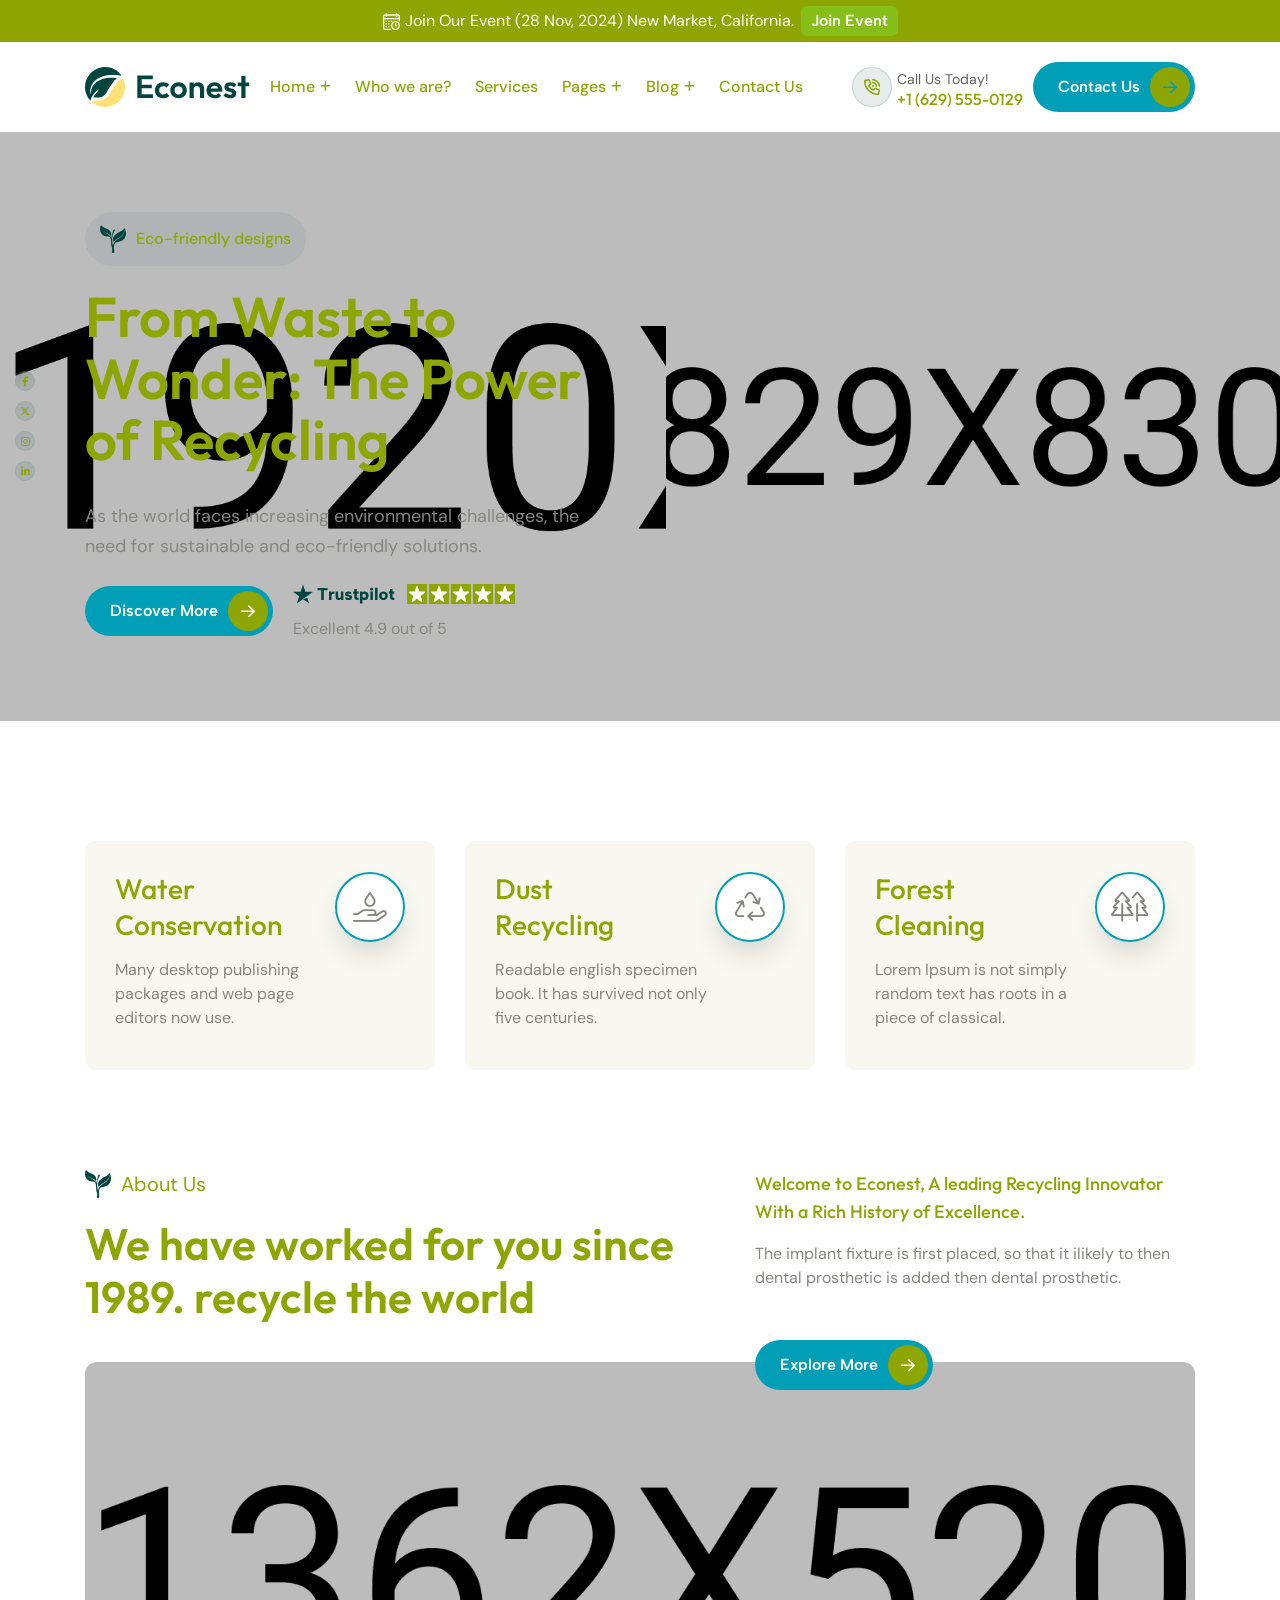
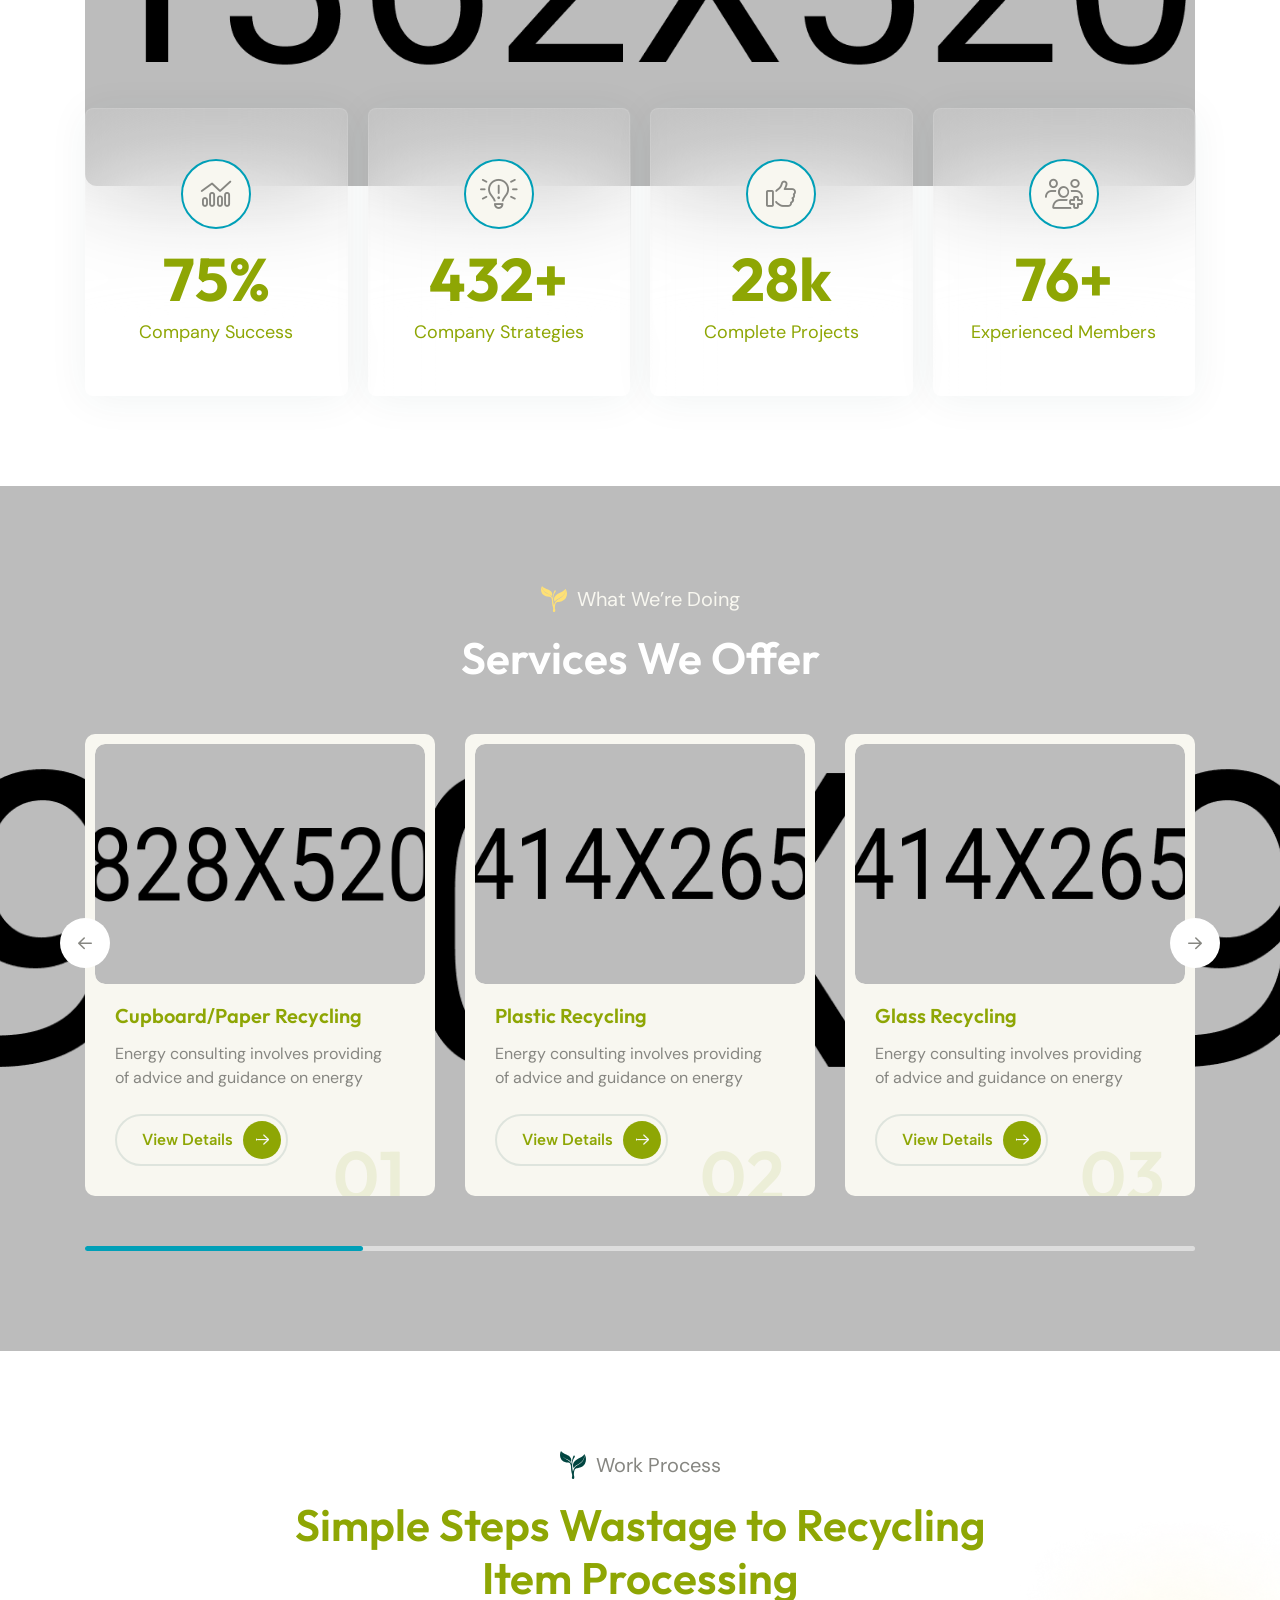
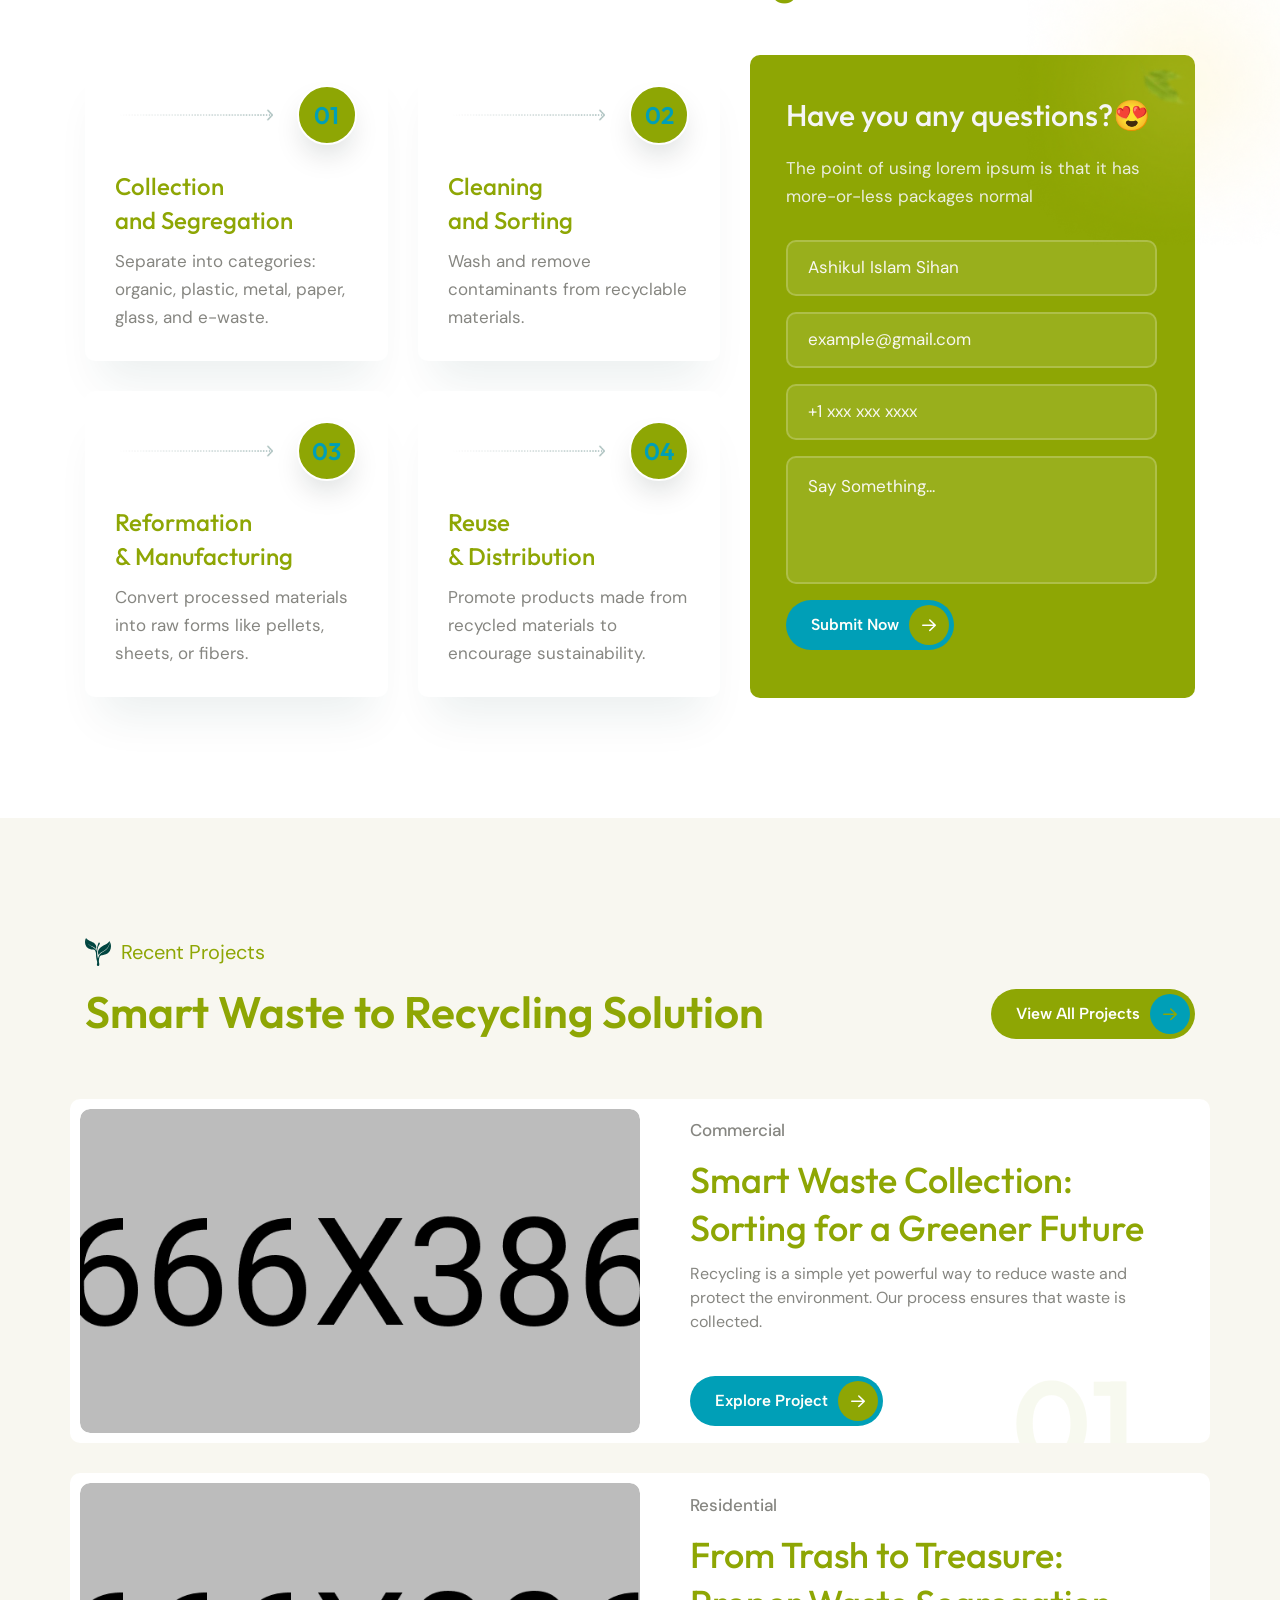
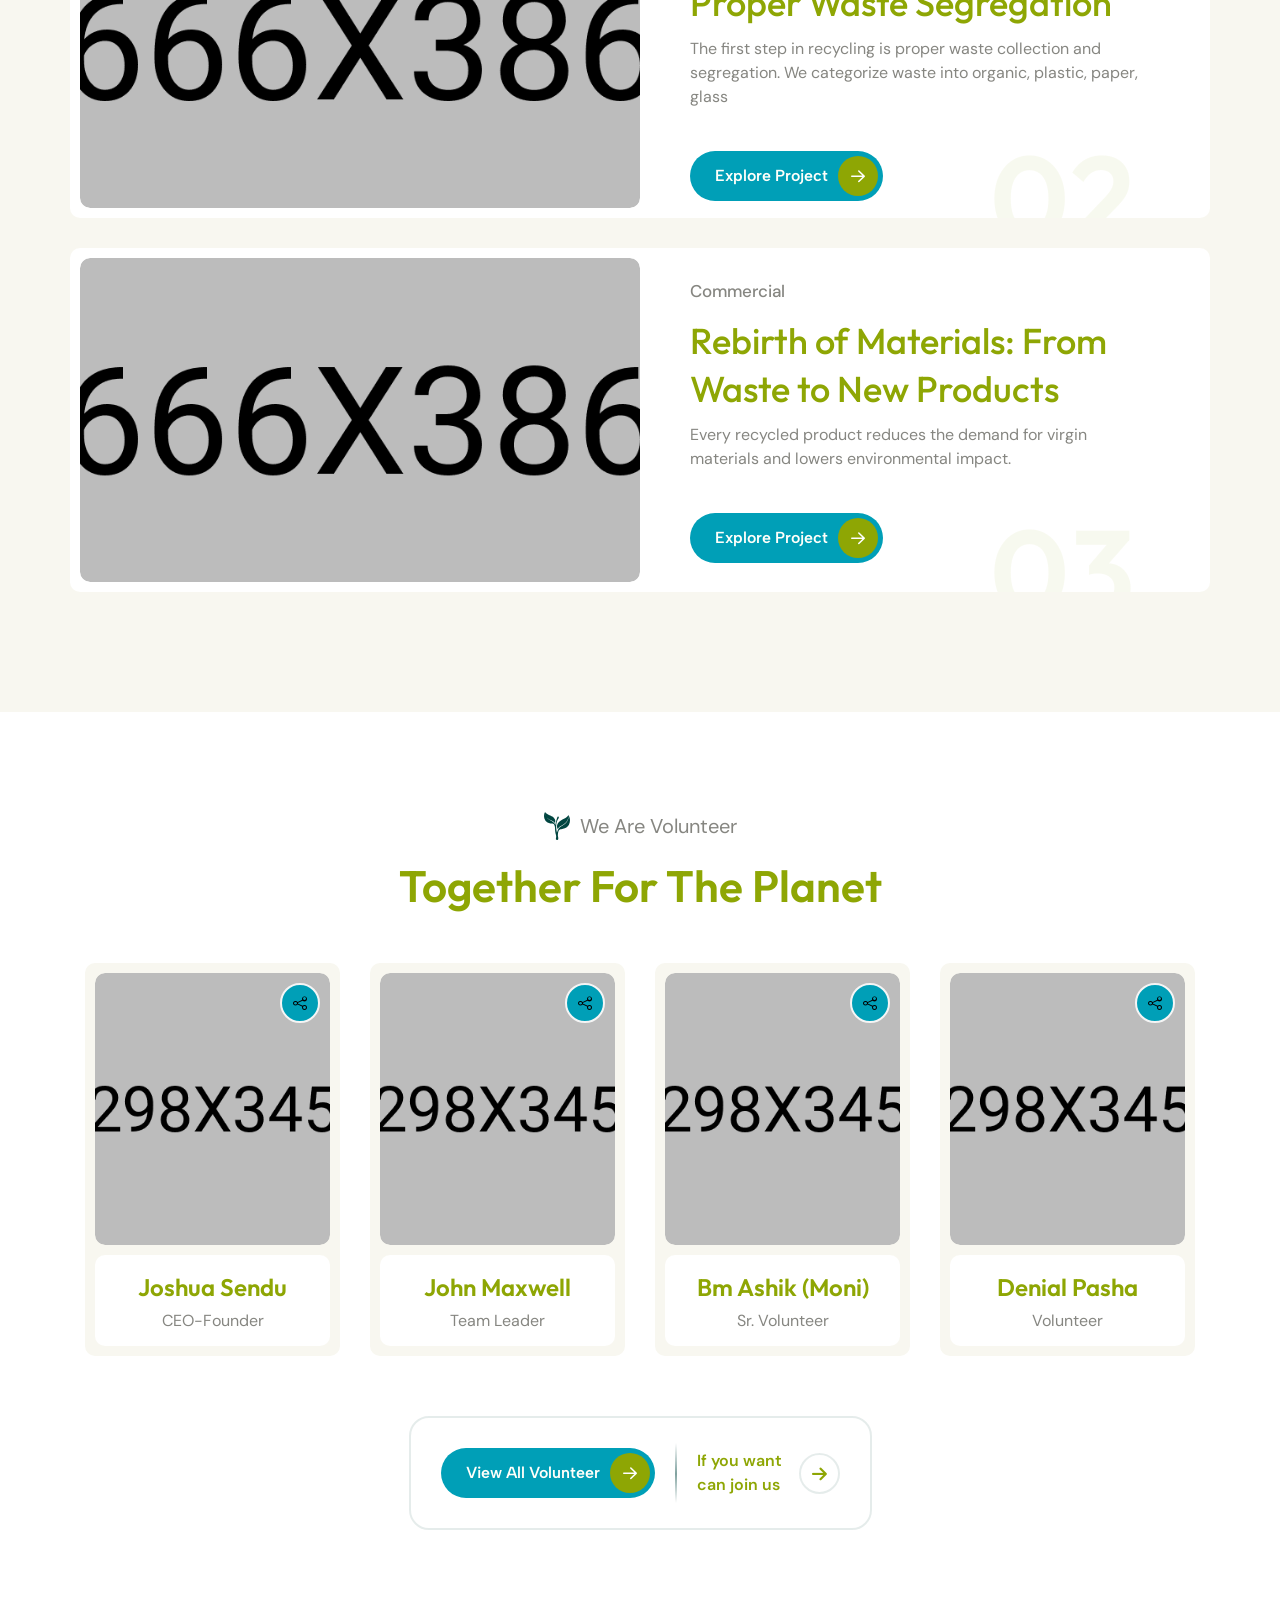
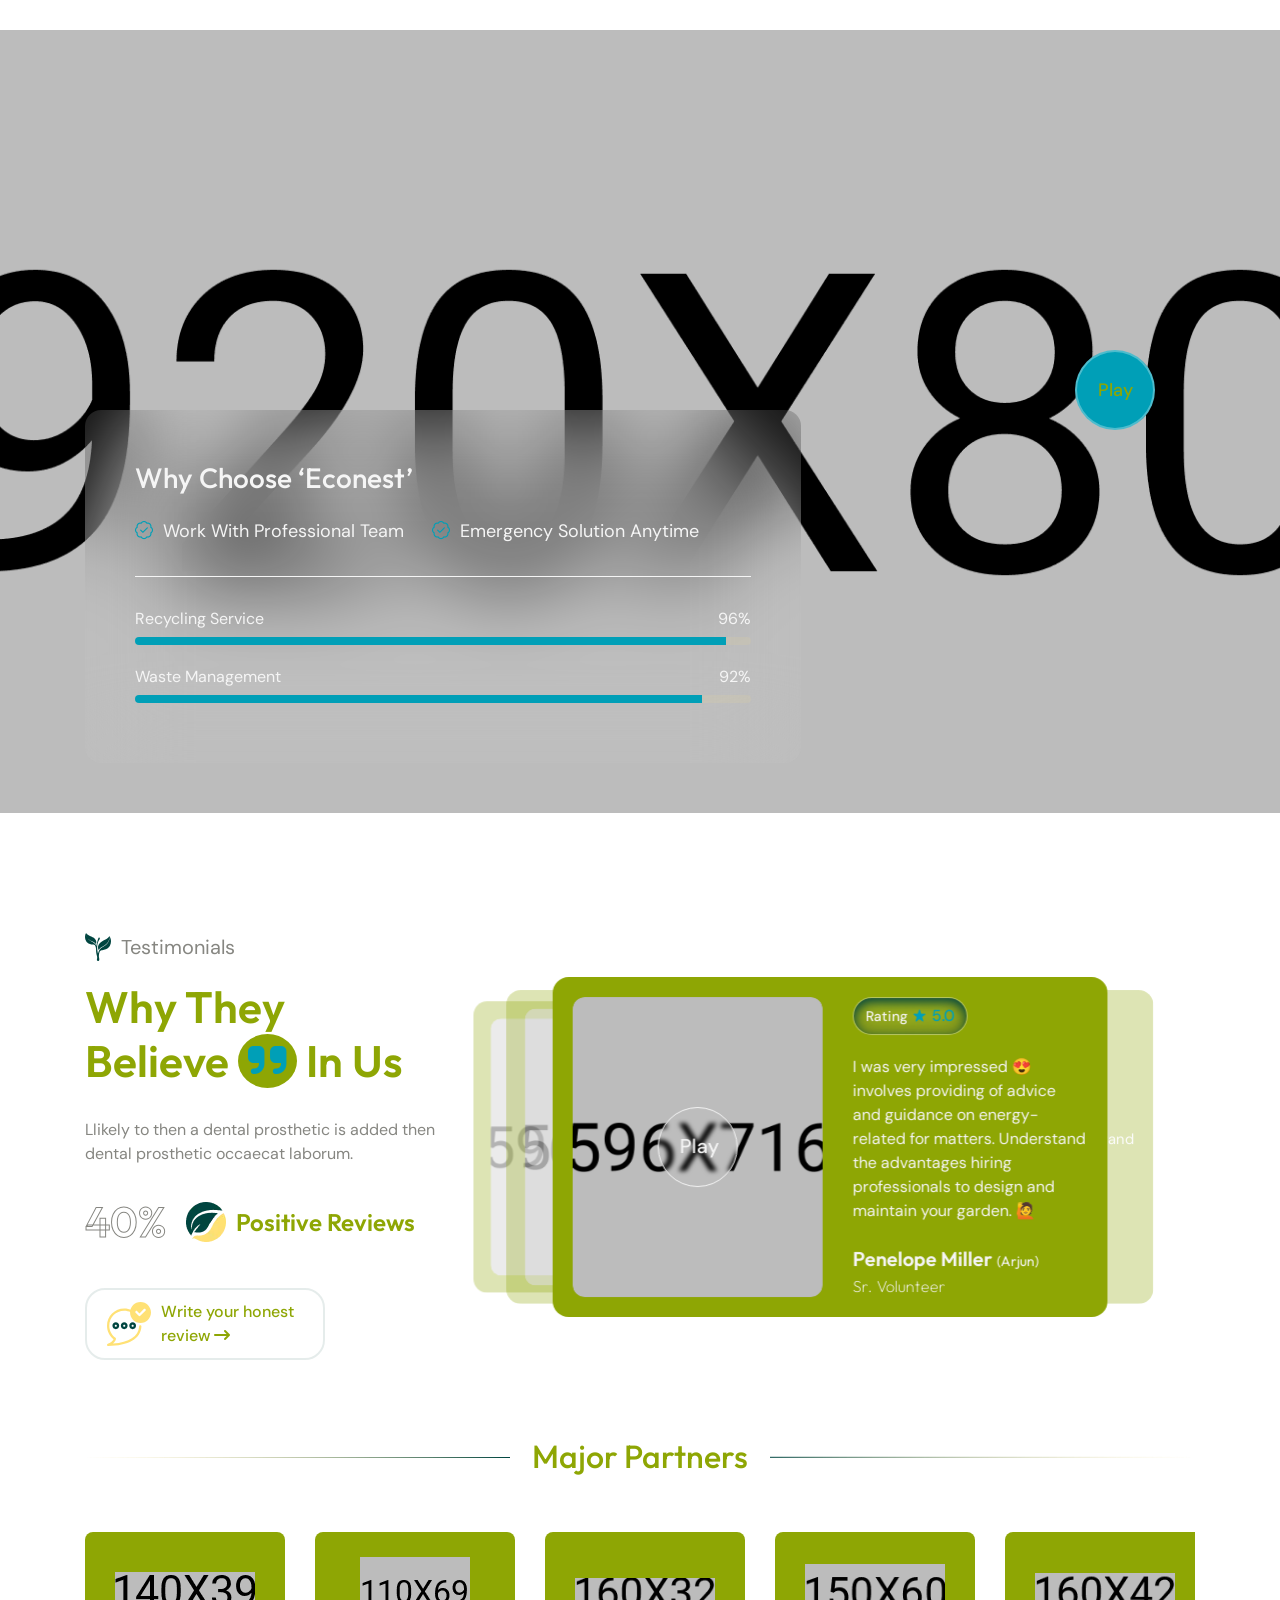
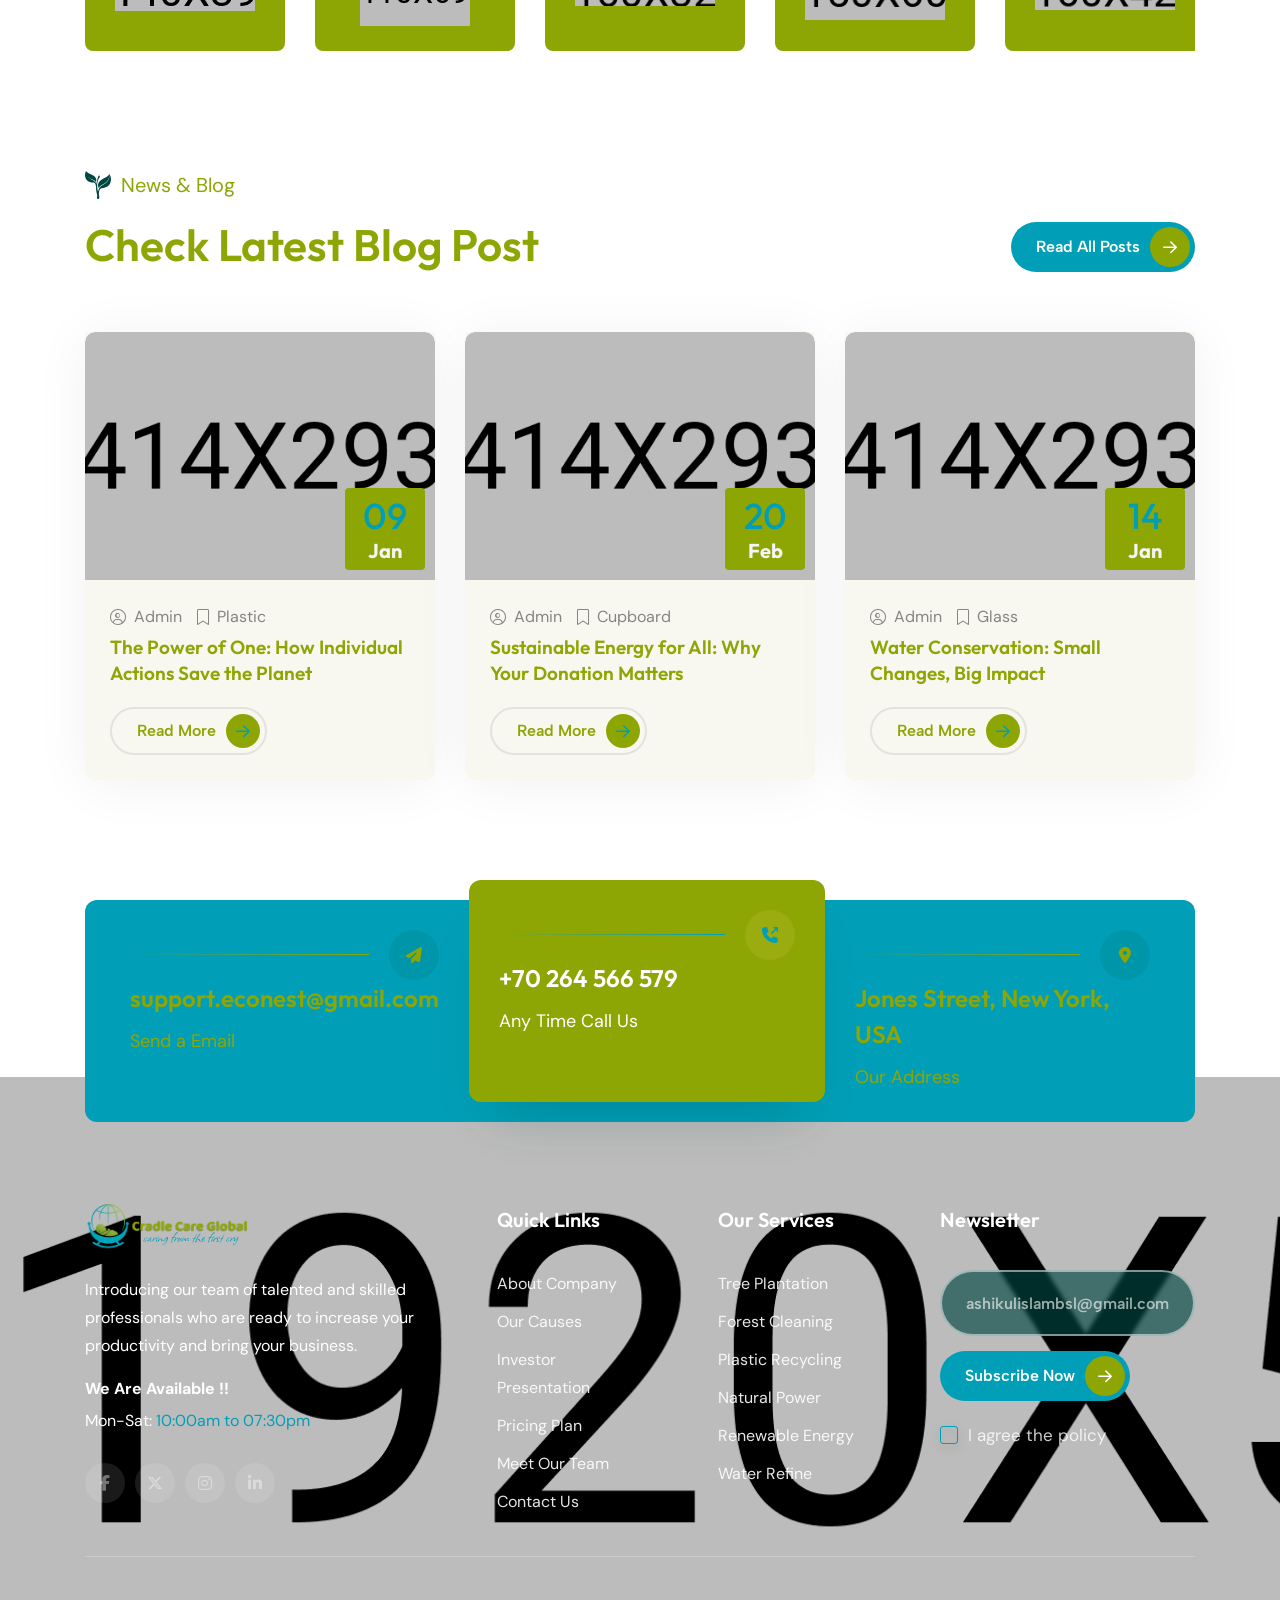
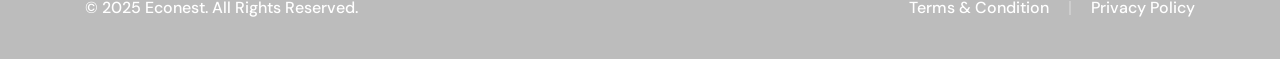
<file: index-4.html>
<!DOCTYPE html>
<html lang="en">

<head>
	<!-- Required meta tags -->
	<meta charset="utf-8"/>
	<meta name="viewport" content="width=device-width, initial-scale=1, shrink-to-fit=no"/>

	<title>Ecology & Environment HTML5 Template</title>

	<!-- Favicon -->
	<link rel="shortcut icon" type="image/x-icon" href="assets/img/logo/favicon.webp"/>

	<!-- Google fonts -->
	<link rel="preconnect" href="https://fonts.googleapis.com"/>
	<link rel="preconnect" href="https://fonts.gstatic.com" crossorigin/>
	<link href="https://fonts.googleapis.com/css2?family=Albert+Sans:ital,wght@0,100..900;1,100..900&family=DM+Sans:ital,opsz,wght@0,9..40,100..1000;1,9..40,100..1000&family=Outfit:wght@100..900&display=swap" rel="stylesheet"/>

	<!-- Vendors Css -->
	<link rel="stylesheet" href="assets/vendor/animate/animate.min.css"/>
	<link rel="stylesheet" href="assets/vendor/fontawesome-pro/fontawesome.min.css"/>
	<link rel="stylesheet" href="assets/vendor/bootstrap/bootstrap.min.css"/>
	<link rel="stylesheet" href="assets/vendor/swiper/swiper-bundle.min.css"/>
	<link rel="stylesheet" href="assets/vendor/aos/aos.css"/>
	<link rel="stylesheet" href="assets/vendor/fancybox/fancybox.css"/>

	<!-- Main CSS -->
	<link rel="stylesheet" href="assets/css/spacing.css"/>
	<link rel="stylesheet" href="assets/css/main.css"/>
</head>

<body>
<!-- preloader start-->
<div id="preloader">
	<div class="preloader">
		<img src="assets/img/thumbs/preloader.gif" alt="preloader">
	</div>
</div>
<!-- preloader end  -->

<!-- header-section start -->
<header class="header-section-4">
	<div class="top-bar d-none d-md-block">
		<div class="container-fluid">
			<div class="row">
				<div class="col-xl-12">
					<div class="top-bar-content text-center">
						<div class="text-wrap">
							<img src="assets/img/icons/calendar-time.svg" alt="icon"/>
							<span>Join Our Event (28 Nov, 2024) New Market, California.</span>
						</div>
						<a href="donations.html" class="e-primary-btn is-hover-white top-btn top-btn-2">
							Join Event
						</a>
					</div>
				</div>
			</div>
		</div>
	</div>
	<div class="header-bottom">
		<div class="container">
			<div class="row">
				<div class="col-xl-12">
					<div class="header-bottom-layout">
						<div class="header-left-2">
							<div class="logo-wrap">
								<a href="#">
									<img src="assets/img/logo/logo.svg" alt="logo"/>
								</a>
							</div>
							<div class="header-divider-bar d-none d-xxl-block"></div>
							<nav class="main-menu d-none d-xl-block">
								<ul>
									<li class="has-dropdown">
										<a href="#">Home</a>
										<ul class="sub-menu">
											<li><a href="index.html">Home 01</a></li>
											<li><a href="index-2.html">Home 02</a></li>
											<li><a href="index-3.html">Home 03</a></li>
											<li><a href="index-4.html">Home 04</a></li>
											<li><a href="index-5.html">Home 05</a></li>
										</ul>
									</li>
									<li><a href="about.html">Who we are?</a></li>
									<li><a href="services.html">Services</a></li>
									<li class="has-dropdown">
										<a href="#">Pages</a>
										<ul class="sub-menu">
											<li>
												<a href="services-details.html">Services Details</a>
											</li>
											<li><a href="project.html">Projects</a></li>
											<li>
												<a href="project-details.html">Project Details</a>
											</li>
											<li><a href="camping.html">Camping</a></li>
											<li>
												<a href="camping-details.html">Camping Details</a>
											</li>
											<li>
												<a href="camping-donation.html">Camping Donation</a>
											</li>
											<li><a href="donations.html">Donation</a></li>
											<li>
												<a href="be-volunteer.html">Become a Volunteer</a>
											</li>
											<li><a href="volunteer.html">Volunteers</a></li>
											<li>
												<a href="volunteer-details.html">Volunteer Details</a>
											</li>
										</ul>
									</li>
									<li class="has-dropdown">
										<a href="#">Blog</a>
										<ul class="sub-menu">
											<li><a href="blog-grid.html">Blog Grid</a></li>
											<li>
												<a href="blog-standard.html">Blog Standard</a>
											</li>
											<li><a href="blog-details.html">Blog Details</a></li>
										</ul>
									</li>
									<li><a href="contact.html">Contact Us</a></li>
								</ul>
							</nav>
						</div>
						<div class="header-right">
							<div class="header-info d-none d-xl-flex">
								<div class="header-info-icon-2">
									<i class="fa-regular fa-phone-volume"></i>
								</div>
								<div class="header-info-content">
									<span>Call Us Today!</span>
									<p><a href="tel:+1629555-0129">+1 (629) 555-0129</a></p>
								</div>
							</div>
							<div class="header-btn-wrap d-none d-xl-flex">
								<a href="contact.html" class="e-primary-btn has-icon">
									Contact Us
									<span class="icon-wrap">
										<span class="icon"><i class="fa-regular fa-arrow-right"></i><i class="fa-regular fa-arrow-right"></i></span>
                                    </span>
								</a>
							</div>
							<div class="header-bar open-mobile-menu d-xl-none" data-toggle="menubar">
								<div class="bar bar-1"></div>
								<div class="bar bar-2"></div>
								<div class="bar bar-3"></div>
							</div>
						</div>
					</div>
				</div>
			</div>
		</div>
	</div>
</header>
<!-- header-section end -->

<!-- off-canvas-menubar start -->
<div class="off-canvas-menubar">
	<div class="off-canvas-menubar-body">
		<div class="off-canvas-head">
			<div class="off-canvas-logo">
				<a href="index.html">
					<img src="assets/img/logo/logo.svg" alt="logo"/>
				</a>
			</div>
			<div class="off-canvas-menubar-close" data-close="menubar">
				<i class="fa-regular fa-xmark"></i>
			</div>
		</div>
		<div class="off-canvas-menu">
			<ul>
				<li class="has-dropdown">
					<a href="#">Home</a>
					<ul class="sub-menu">
						<li><a href="index.html">Home 01</a></li>
						<li><a href="index-2.html">Home 02</a></li>
						<li><a href="index-3.html">Home 03</a></li>
						<li><a href="index-4.html">Home 04</a></li>
						<li><a href="index-5.html">Home 05</a></li>
					</ul>
				</li>
				<li><a href="about.html">Who we are?</a></li>
				<li><a href="services.html">Services</a></li>
				<li class="has-dropdown">
					<a href="#">Pages</a>
					<ul class="sub-menu">
						<li><a href="services-details.html">Services Details</a></li>
						<li><a href="project.html">Projects</a></li>
						<li><a href="project-details.html">Project Details</a></li>
						<li><a href="camping.html">Camping</a></li>
						<li><a href="camping-details.html">Camping Details</a></li>
						<li><a href="camping-donation.html">Camping Donation</a></li>
						<li><a href="donations.html">Donation</a></li>
						<li><a href="be-volunteer.html">Become a Volunteer</a></li>
						<li><a href="volunteer.html">Volunteers</a></li>
						<li><a href="volunteer-details.html">Volunteer Details</a></li>
					</ul>
				</li>
				<li class="has-dropdown">
					<a href="#">Blog</a>
					<ul class="sub-menu">
						<li><a href="blog-grid.html">Blog Grid</a></li>
						<li><a href="blog-standard.html">Blog Standard</a></li>
						<li><a href="blog-details.html">Blog Details</a></li>
					</ul>
				</li>
				<li><a href="contact.html">Contact Us</a></li>
			</ul>
		</div>
	</div>
	<div class="off-canvas-menubar-overlay" data-close="menubar"></div>
</div>
<!-- off-canvas-menubar end -->

<main>
	<!-- hero-section-4 start -->
	<section class="hero-section-4 overflow-hidden" style="background-image: url(assets/img/bg/hero-bg-4.webp)">
		<div class="hero-slider-social">
			<div class="social-links">
				<a href="https://facebook.com"><i class="fab fa-facebook-f"></i></a> <a href="https://twitter.com"><i class="fab fa-x-twitter"></i></a> <a href="https://www.instagram.com"><i class="fab fa-instagram"></i></a> <a href="https://linkedin.com"><i class="fab fa-linkedin-in"></i></a>
			</div>
		</div>
		<div class="container">
			<div class="row">
				<div class="col-xxl-6 col-xl-6 col-lg-6">
					<div class="hero-content-4">
						<div class="subtitle" data-aos="fade-up" data-aos-delay="200" data-aos-duration="1000">
							<img alt="icon-1" src="assets/img/icons/icon-2.svg"> <span>Eco-friendly designs</span>
						</div>
						<div class="common-title text-start" data-aos="fade-up" data-aos-delay="400" data-aos-duration="1000">
							<h1>From Waste to Wonder: The Power of Recycling</h1>
						</div>
						<div class="text" data-aos="fade-up" data-aos-delay="600" data-aos-duration="1000">
							<p>As the world faces increasing environmental challenges, the need for sustainable and eco-friendly solutions.</p>
						</div>
						<div class="hero-rating-wrap" data-aos="fade-up" data-aos-delay="800" data-aos-duration="1000">
							<a class="e-primary-btn has-icon" href="about.html">Discover More <span class="icon-wrap"><span class="icon"><i class="fa-regular fa-arrow-right"></i> <i class="fa-regular fa-arrow-right"></i></span></span></a>
							<div class="rating-wrap">
								<div class="star-rating">
									<img alt="logo" src="assets/img/logo/logo-8.svg">
									<div class="stars">
										<i class="fa-solid fa-star-sharp"></i> <i class="fa-solid fa-star-sharp"></i> <i class="fa-solid fa-star-sharp"></i> <i class="fa-solid fa-star-sharp"></i> <i class="fa-solid fa-star-sharp"></i>
									</div>
								</div>
								<p>Excellent 4.9 out of 5</p>
							</div>
						</div>
					</div>
				</div>
			</div>
		</div>
		<div class="thumb"><img alt="thumb" src="assets/img/thumbs/thumb-85.webp"></div>
	</section>
	<!-- hero-section-4 end -->

	<!-- services-section start -->
	<section class="services-section p-t-120 p-t-md-100 p-t-xs-80">
		<div class="container">
			<div class="row row-gap-4" data-aos="fade-up" data-aos-delay="200" data-aos-duration="1000">
				<div class="col-xl-4 col-md-6">
					<div class="service-card">
						<div class="service-top">
							<h4>Water Conservation</h4><i class="fa-light fa-hand-holding-droplet"></i>
						</div>
						<div class="service-content">
							<p>Many desktop publishing packages and web page editors now use.</p>
						</div>
					</div>
				</div>
				<div class="col-xl-4 col-md-6">
					<div class="service-card">
						<div class="service-top">
							<h4>Dust Recycling</h4><i class="fa-light fa-recycle"></i>
						</div>
						<div class="service-content">
							<p>Readable english specimen book. It has survived not only five centuries.</p>
						</div>
					</div>
				</div>
				<div class="col-xl-4 col-md-6">
					<div class="service-card">
						<div class="service-top">
							<h4>Forest Cleaning</h4><i class="fa-light fa-trees"></i>
						</div>
						<div class="service-content">
							<p>Lorem Ipsum is not simply random text has roots in a piece of classical.</p>
						</div>
					</div>
				</div>
			</div>
		</div>
	</section>
	<!-- services-section end -->

	<!-- about-us-section-2 start -->
	<section class="about-us-section-2 p-t-100 p-t-xs-80">
		<div class="container">
			<div class="section-top-5">
				<div class="left">
					<div class="common-subtitle" data-aos="fade-up" data-aos-delay="200" data-aos-duration="1000">
						<img alt="icon-1" src="assets/img/icons/icon-2.svg"> <span>About Us</span>
					</div>
					<div class="common-title text-start" data-aos="fade-up" data-aos-delay="400" data-aos-duration="1000">
						<h2>We have worked for you since 1989. recycle the world</h2>
					</div>
				</div>
				<div class="right" data-aos="fade-up" data-aos-delay="600" data-aos-duration="1000">
					<h6>Welcome to Econest, A leading Recycling Innovator With a Rich History of Excellence.</h6>
					<p>The implant fixture is first placed, so that it ilikely to then dental prosthetic is added then dental prosthetic.</p><a class="e-primary-btn has-icon" href="services.html">Explore More <span class="icon-wrap"><span class="icon"><i class="fa-regular fa-arrow-right"></i> <i class="fa-regular fa-arrow-right"></i></span></span></a>
				</div>
			</div>
			<div class="thumb">
				<img alt="thumb" src="assets/img/thumbs/thumb-86.webp">
				<div class="company-achievements-2">
					<div class="achievement" data-aos="fade-up" data-aos-delay="200" data-aos-duration="1000">
						<i class="fa-light fa-chart-mixed"></i>
						<h2><span class="purecounter" data-purecounter-duration="2" data-purecounter-end="98">0</span>%</h2>
						<p>Company Success</p>
					</div>
					<div class="achievement" data-aos="fade-up" data-aos-delay="200" data-aos-duration="1000">
						<i class="fa-light fa-lightbulb-exclamation-on"></i>
						<h2><span class="purecounter" data-purecounter-duration="2" data-purecounter-end="565">0</span>+</h2>
						<p>Company Strategies</p>
					</div>
					<div class="achievement" data-aos="fade-up" data-aos-delay="200" data-aos-duration="1000">
						<i class="fa-light fa-thumbs-up"></i>
						<h2><span class="purecounter" data-purecounter-duration="2" data-purecounter-end="36">0</span>k</h2>
						<p>Complete Projects</p>
					</div>
					<div class="achievement" data-aos="fade-up" data-aos-delay="200" data-aos-duration="1000">
						<i class="fa-light fa-users-medical"></i>
						<h2><span class="purecounter" data-purecounter-duration="2" data-purecounter-end="100">0</span>+</h2>
						<p>Experienced Members</p>
					</div>
				</div>
			</div>
		</div>
	</section>
	<!-- about-us-section-2 end -->

	<!-- services-we-offer-section start -->
	<section class="services-we-offer-section p-t-100 p-b-100 p-t-xs-80 p-b-xs-80" style="background-image: url('assets/img/bg/services-we-offer-bg.webp')">
		<div class="container">
			<div class="text-center m-b-50 m-b-xs-40">
				<div class="common-subtitle" data-aos="fade-up" data-aos-delay="200" data-aos-duration="1000">
					<img alt="icon" src="assets/img/icons/icon-1.svg"> <span>What We’re Doing</span>
				</div>
				<div class="common-title m-b-0" data-aos="fade-up" data-aos-delay="400" data-aos-duration="1000">
					<h2>Services We Offer</h2>
				</div>
			</div>
			<div class="row">
				<div class="col-xl-12">
					<div class="service-slider-active" data-aos="fade-up" data-aos-delay="600" data-aos-duration="1000">
						<div class="swiper">
							<div class="swiper-wrapper">
								<div class="swiper-slide">
									<div class="service-card-3">
										<div class="thumb">
											<a href="services-details.html"><img alt="thumb" src="assets/img/thumbs/thumb-87.webp"></a>
										</div>
										<div class="content">
											<div class="donation-wrap">
												<div class="content-top">
													<div class="title">
														<h3><a href="services-details.html">Cupboard/Paper Recycling</a></h3>
													</div>
													<div class="text">
														<p>Energy consulting involves providing of advice and guidance on energy</p>
													</div>
												</div><a class="e-primary-btn has-icon d-btn" href="services-details.html">View Details <span class="icon-wrap"><span class="icon"><i class="fa-regular fa-arrow-right"></i> <i class="fa-regular fa-arrow-right"></i></span></span></a>
											</div>
										</div>
										<div class="card-number-2">
											<h1>01</h1>
										</div>
									</div>
								</div>
								<div class="swiper-slide">
									<div class="service-card-3">
										<div class="thumb">
											<a href="services-details.html"><img alt="thumb" src="assets/img/thumbs/thumb-88.webp"></a>
										</div>
										<div class="content">
											<div class="donation-wrap">
												<div class="content-top">
													<div class="title">
														<h3><a href="services-details.html">Plastic Recycling</a></h3>
													</div>
													<div class="text">
														<p>Energy consulting involves providing of advice and guidance on energy</p>
													</div>
												</div><a class="e-primary-btn has-icon d-btn" href="services-details.html">View Details <span class="icon-wrap"><span class="icon"><i class="fa-regular fa-arrow-right"></i> <i class="fa-regular fa-arrow-right"></i></span></span></a>
											</div>
										</div>
										<div class="card-number-2">
											<h1>02</h1>
										</div>
									</div>
								</div>
								<div class="swiper-slide">
									<div class="service-card-3">
										<div class="thumb">
											<a href="services-details.html"><img alt="thumb" src="assets/img/thumbs/thumb-89.webp"></a>
										</div>
										<div class="content">
											<div class="donation-wrap">
												<div class="content-top">
													<div class="title">
														<h3><a href="services-details.html">Glass Recycling</a></h3>
													</div>
													<div class="text">
														<p>Energy consulting involves providing of advice and guidance on energy</p>
													</div>
												</div><a class="e-primary-btn has-icon d-btn" href="services-details.html">View Details <span class="icon-wrap"><span class="icon"><i class="fa-regular fa-arrow-right"></i> <i class="fa-regular fa-arrow-right"></i></span></span></a>
											</div>
										</div>
										<div class="card-number-2">
											<h1>03</h1>
										</div>
									</div>
								</div>
								<div class="swiper-slide">
									<div class="service-card-3">
										<div class="thumb">
											<a href="#"><img alt="thumb" src="assets/img/thumbs/thumb-88.webp"></a>
										</div>
										<div class="content">
											<div class="donation-wrap">
												<div class="content-top">
													<div class="title">
														<h3><a href="services-details.html">Plastic Recycling</a></h3>
													</div>
													<div class="text">
														<p>Energy consulting involves providing of advice and guidance on energy</p>
													</div>
												</div><a class="e-primary-btn has-icon d-btn" href="services-details.html">View Details <span class="icon-wrap"><span class="icon"><i class="fa-regular fa-arrow-right"></i> <i class="fa-regular fa-arrow-right"></i></span></span></a>
											</div>
										</div>
										<div class="card-number-2">
											<h1>04</h1>
										</div>
									</div>
								</div>
							</div>
						</div>
						<div class="service-pagination-wrap">
							<div class="service-pagination"></div>
						</div>
						<div class="service-button-prev">
							<i class="fa-regular fa-arrow-left"></i>
						</div>
						<div class="service-button-next">
							<i class="fa-regular fa-arrow-right"></i>
						</div>
					</div>
				</div>
			</div>
		</div>
	</section>
	<!-- services-we-offer-section end -->

	<!-- work-process start -->
	<section class="work-process p-t-100 p-b-120 p-b-md-100 p-t-xs-80 p-b-xs-80">
		<div class="container">
			<div class="text-center m-b-50 m-b-xs-40">
				<div class="common-subtitle" data-aos="fade-up" data-aos-delay="200" data-aos-duration="1000">
					<img alt="icon" src="assets/img/icons/icon-2.svg"> <span>Work Process</span>
				</div>
				<div class="common-title m-b-0" data-aos="fade-up" data-aos-delay="400" data-aos-duration="1000">
					<h2>Simple Steps Wastage to Recycling Item Processing</h2>
				</div>
			</div>
			<div class="row row-gap-4 row-gap-md-5">
				<div class="col-xl-7">
					<div class="work-process-cards" data-aos="fade-up" data-aos-delay="600" data-aos-duration="1000">
						<div class="work-process-card">
							<div class="card-top">
								<img alt="shape" src="assets/img/shapes/shape-37.webp">
								<div class="number">
									<h4>01</h4>
								</div>
							</div>
							<div class="card-content">
								<h4>Collection</h4>
								<h4>and Segregation</h4>
								<p>Separate into categories: organic, plastic, metal, paper, glass, and e-waste.</p>
							</div>
						</div>
						<div class="work-process-card">
							<div class="card-top">
								<img alt="shape" src="assets/img/shapes/shape-37.webp">
								<div class="number">
									<h4>02</h4>
								</div>
							</div>
							<div class="card-content">
								<h4>Cleaning</h4>
								<h4>and Sorting</h4>
								<p>Wash and remove contaminants from recyclable materials.</p>
							</div>
						</div>
						<div class="work-process-card">
							<div class="card-top">
								<img alt="shape" src="assets/img/shapes/shape-37.webp">
								<div class="number">
									<h4>03</h4>
								</div>
							</div>
							<div class="card-content">
								<h4>Reformation</h4>
								<h4>& Manufacturing</h4>
								<p>Convert processed materials into raw forms like pellets, sheets, or fibers.</p>
							</div>
						</div>
						<div class="work-process-card">
							<div class="card-top">
								<img alt="shape" src="assets/img/shapes/shape-37.webp">
								<div class="number">
									<h4>04</h4>
								</div>
							</div>
							<div class="card-content">
								<h4>Reuse</h4>
								<h4>& Distribution</h4>
								<p>Promote products made from recycled materials to encourage sustainability.</p>
							</div>
						</div>
					</div>
				</div>
				<div class="col-xl-5">
					<div class="contact-form-3" data-aos="fade-up" data-aos-delay="800" data-aos-duration="1000">
						<div class="form-content">
							<h3>Have you any questions?😍</h3>
							<p>The point of using lorem ipsum is that it has more-or-less packages normal</p>
							<form>
								<div class="mb-3">
									<input class="form-control" id="exampleFormControlInput1" placeholder="Ashikul Islam Sihan" type="text">
								</div>
								<div class="mb-3">
									<input class="form-control" id="exampleFormControlInput2" placeholder="example@gmail.com" type="email">
								</div>
								<div class="mb-3">
									<input class="form-control" id="exampleFormControlInput3" placeholder="+1 xxx xxx xxxx" type="text">
								</div>
								<div class="mb-3">
									<textarea class="form-control" id="exampleFormControlTextarea1" placeholder="Say Something..." rows="4"></textarea>
								</div><button class="e-primary-btn has-icon is-hover-white" type="submit">Submit Now <span class="icon-wrap"><span class="icon"><i class="fa-regular fa-arrow-right"></i> <i class="fa-regular fa-arrow-right"></i></span></span></button>
							</form><img alt="shape-5" src="assets/img/shapes/shape-5.webp"></div>
					</div>
				</div>
			</div>
		</div>
	</section>
	<!-- work-process end -->

	<!-- our-events-section-3 start -->
	<section class="our-events-section-2 p-t-120 p-b-120 p-t-md-100 p-b-md-100 p-t-xs-80 p-b-xs-80">
		<div class="container">
			<div class="section-top-6">
				<div class="left">
					<div class="common-subtitle" data-aos="fade-up" data-aos-delay="200" data-aos-duration="1000">
						<img alt="icon-1" src="assets/img/icons/icon-2.svg"> <span>Recent Projects</span>
					</div>
					<div class="common-title text-start" data-aos="fade-up" data-aos-delay="400" data-aos-duration="1000">
						<h2>Smart Waste to Recycling Solution</h2>
					</div>
				</div>
				<div class="right text-end" data-aos="fade-up" data-aos-delay="600" data-aos-duration="1000">
					<a class="e-primary-btn has-icon" href="project.html">View All Projects <span class="icon-wrap"><span class="icon"><i class="fa-regular fa-arrow-right"></i> <i class="fa-regular fa-arrow-right"></i></span></span></a>
				</div>
			</div>
			<div class="row event-card-3 m-b-30" data-aos="fade-up" data-aos-delay="600" data-aos-duration="1000">
				<div class="col-lg-6 adjusted-col-gap">
					<div class="event-thumb">
						<a href="project-details.html"><img alt="thumb" src="assets/img/thumbs/thumb-90.webp"></a>
					</div>
				</div>
				<div class="col-lg-6 adjusted-col-gap">
					<div class="card-content">
						<div class="category">
							<p>Commercial</p>
						</div>
						<div class="event-card-title">
							<h2><a href="project-details.html">Smart Waste Collection: Sorting for a Greener Future</a></h2>
						</div>
						<div class="event-card-text">
							<p>Recycling is a simple yet powerful way to reduce waste and protect the environment. Our process ensures that waste is collected.</p>
						</div>
						<div class="join-event">
							<div class="blog-btn">
								<a class="e-primary-btn has-icon" href="project-details.html">Explore Project <span class="icon-wrap"><span class="icon"><i class="fa-regular fa-arrow-right"></i> <i class="fa-regular fa-arrow-right"></i></span></span></a>
							</div>
						</div>
					</div>
				</div>
				<div class="card-number-3">
					<h1>01</h1>
				</div>
			</div>
			<div class="row event-card-3 m-b-30" data-aos="fade-up" data-aos-delay="400" data-aos-duration="1000">
				<div class="col-lg-6 adjusted-col-gap">
					<div class="event-thumb">
						<a href="project-details.html"><img alt="thumb" src="assets/img/thumbs/thumb-91.webp"></a>
					</div>
				</div>
				<div class="col-lg-6 adjusted-col-gap">
					<div class="card-content">
						<div class="category">
							<p>Residential</p>
						</div>
						<div class="event-card-title">
							<h2><a href="project-details.html">From Trash to Treasure: Proper Waste Segregation</a></h2>
						</div>
						<div class="event-card-text">
							<p>The first step in recycling is proper waste collection and segregation. We categorize waste into organic, plastic, paper, glass</p>
						</div>
						<div class="join-event">
							<div class="blog-btn">
								<a class="e-primary-btn has-icon" href="project-details.html">Explore Project <span class="icon-wrap"><span class="icon"><i class="fa-regular fa-arrow-right"></i> <i class="fa-regular fa-arrow-right"></i></span></span></a>
							</div>
						</div>
					</div>
				</div>
				<div class="card-number-3">
					<h1>02</h1>
				</div>
			</div>
			<div class="row event-card-3" data-aos="fade-up" data-aos-delay="400" data-aos-duration="1000">
				<div class="col-lg-6 adjusted-col-gap">
					<div class="event-thumb">
						<a href="project-details.html"><img alt="thumb" src="assets/img/thumbs/thumb-92.webp"></a>
					</div>
				</div>
				<div class="col-lg-6 adjusted-col-gap">
					<div class="card-content">
						<div class="category">
							<p>Commercial</p>
						</div>
						<div class="event-card-title">
							<h2><a href="project-details.html">Rebirth of Materials: From Waste to New Products</a></h2>
						</div>
						<div class="event-card-text">
							<p>Every recycled product reduces the demand for virgin materials and lowers environmental impact.</p>
						</div>
						<div class="join-event">
							<div class="blog-btn">
								<a class="e-primary-btn has-icon" href="project-details.html">Explore Project <span class="icon-wrap"><span class="icon"><i class="fa-regular fa-arrow-right"></i> <i class="fa-regular fa-arrow-right"></i></span></span></a>
							</div>
						</div>
					</div>
				</div>
				<div class="card-number-3">
					<h1>03</h1>
				</div>
			</div>
		</div>
	</section>
	<!-- our-events-section-3 end -->

	<!-- volunteer-section start -->
	<section class="volunteer-section p-t-100 p-b-100 p-t-xs-80 p-b-xs-80">
		<div class="container text-center">
			<div class="text-center m-b-50 m-b-xs-40">
				<div class="common-subtitle" data-aos="fade-up" data-aos-delay="200" data-aos-duration="1000">
					<img alt="icon-2" src="assets/img/icons/icon-2.svg"> <span>We Are Volunteer</span>
				</div>
				<div class="common-title m-b-0" data-aos="fade-up" data-aos-delay="400" data-aos-duration="1000">
					<h2>Together For The Planet</h2>
				</div>
			</div>
			<div class="row row-gap-4 p-b-60" data-aos="fade-up" data-aos-delay="600" data-aos-duration="1000">
				<div class="col-xl-3 col-lg-4 col-md-6">
					<div class="volunteer-card">
						<a href="volunteer-details.html">
							<div class="thumb"><img alt="thumb-17" src="assets/img/thumbs/thumb-17.webp"></div>
							<div class="author-info">
								<h5>Joshua Sendu</h5>
								<p>CEO-Founder</p>
							</div></a>
						<div class="socials">
							<button class="share-button"><i class="fa-light fa-share-nodes"></i></button>
							<div class="social-links">
								<a href="https://facebook.com"><i class="fab fa-facebook-f"></i></a> <a href="https://twitter.com"><i class="fab fa-x-twitter"></i></a> <a href="https://www.instagram.com"><i class="fab fa-instagram"></i></a>
							</div>
						</div>
					</div>
				</div>
				<div class="col-xl-3 col-lg-4 col-md-6">
					<div class="volunteer-card">
						<a href="volunteer-details.html">
							<div class="thumb"><img alt="thumb-18" src="assets/img/thumbs/thumb-18.webp"></div>
							<div class="author-info">
								<h5>John Maxwell</h5>
								<p>Team Leader</p>
							</div></a>
						<div class="socials">
							<button class="share-button"><i class="fa-light fa-share-nodes"></i></button>
							<div class="social-links">
								<a href="https://facebook.com"><i class="fab fa-facebook-f"></i></a> <a href="https://twitter.com"><i class="fab fa-x-twitter"></i></a> <a href="https://www.instagram.com"><i class="fab fa-instagram"></i></a>
							</div>
						</div>
					</div>
				</div>
				<div class="col-xl-3 col-lg-4 col-md-6">
					<div class="volunteer-card">
						<a href="volunteer-details.html">
							<div class="thumb"><img alt="thumb-19" src="assets/img/thumbs/thumb-19.webp"></div>
							<div class="author-info">
								<h5>Bm Ashik (Moni)</h5>
								<p>Sr. Volunteer</p>
							</div></a>
						<div class="socials">
							<button class="share-button"><i class="fa-light fa-share-nodes"></i></button>
							<div class="social-links">
								<a href="https://facebook.com"><i class="fab fa-facebook-f"></i></a> <a href="https://twitter.com"><i class="fab fa-x-twitter"></i></a> <a href="https://www.instagram.com"><i class="fab fa-instagram"></i></a>
							</div>
						</div>
					</div>
				</div>
				<div class="col-xl-3 col-lg-4 col-md-6">
					<div class="volunteer-card">
						<a href="volunteer-details.html">
							<div class="thumb"><img alt="thumb-20" src="assets/img/thumbs/thumb-20.webp"></div>
							<div class="author-info">
								<h5>Denial Pasha</h5>
								<p>Volunteer</p>
							</div></a>
						<div class="socials">
							<button class="share-button"><i class="fa-light fa-share-nodes"></i></button>
							<div class="social-links">
								<a href="https://facebook.com"><i class="fab fa-facebook-f"></i></a> <a href="https://twitter.com"><i class="fab fa-x-twitter"></i></a> <a href="https://www.instagram.com"><i class="fab fa-instagram"></i></a>
							</div>
						</div>
					</div>
				</div>
			</div>
			<div class="contact-details" data-aos="fade-up" data-aos-delay="200" data-aos-duration="1000">
				<div class="details-btn">
					<a class="e-primary-btn has-icon" href="volunteer.html">View All Volunteer <span class="icon-wrap"><span class="icon"><i class="fa-regular fa-arrow-right"></i> <i class="fa-regular fa-arrow-right"></i></span></span></a>
				</div>
				<div class="join-us-btn">
					<a class="review-btn" href="be-volunteer.html"><img alt="shape-12" src="assets/img/shapes/shape-12.webp"> <span>If you want can join us</span> <i class="fa-solid fa-arrow-right"></i></a>
				</div>
			</div>
		</div>
	</section>
	<!-- volunteer-section end -->

	<!-- dust-recycling-section start -->
	<section class="dust-recycling-section" style="background-image: url(assets/img/bg/dust-recycling-bg-2.webp)">
		<div class="container">
			<div class="row justify-content-center align-items-xl-start align-items-center">
				<div class="col-lg-10 col-12 order-2 order-lg-1">
					<div class="dust-recycle-card" data-aos="fade-up" data-aos-delay="200" data-aos-duration="1000">
						<div class="dust-recycle-top">
							<h5>Why Choose ‘Econest’</h5>
							<div class="services-4">
								<div class="service-2">
									<i class="fa-light fa-badge-check"></i>
									<p>Work With Professional Team</p>
								</div>
								<div class="service-2">
									<i class="fa-light fa-badge-check"></i>
									<p>Emergency Solution Anytime</p>
								</div>
							</div>
						</div>
						<div class="campaign-progress">
							<div class="environmental">
								<div class="top">
									<p>Recycling Service</p>
									<p>96%</p>
								</div>
								<div aria-label="Basic example" aria-valuemax="100" aria-valuemin="0" aria-valuenow="96" class="progress" role="progressbar">
									<div class="progress-bar" style="width: 96%"></div>
								</div>
							</div>
							<div class="campaigns">
								<div class="top">
									<p>Waste Management</p>
									<p>92%</p>
								</div>
								<div aria-label="Basic example" aria-valuemax="100" aria-valuemin="0" aria-valuenow="92" class="progress" role="progressbar">
									<div class="progress-bar" style="width: 92%"></div>
								</div>
							</div>
						</div>
					</div>
				</div>
				<div class="col-2 order-1 order-lg-2 m-b-md-60 m-b-xs-60">
					<div class="btn-layer-2" data-aos="fade-up" data-aos-delay="400" data-aos-duration="1000">
						<a class="play-btn" data-fancybox="" href="https://www.youtube.com/watch?v=fLeJJPxua3E&amp;ab_channel=Motiversity">Play</a>
					</div>
				</div>
			</div>
		</div>
	</section>
	<!-- dust-recycling-section end -->

	<!-- testimonial start -->
	<section class="testimonial p-t-120 p-t-md-100 p-t-xs-80">
		<div class="container">
			<div class="row align-items-center justify-content-between">
				<div class="col-xl-4 m-b-lg-60 m-b-md-60 m-b-xs-60">
					<div class="testimonial-content" data-aos="fade-up" data-aos-delay="200" data-aos-duration="1000">
						<div class="common-subtitle">
							<img alt="icon-2" src="assets/img/icons/icon-2.svg"> <span>Testimonials</span>
						</div>
						<div class="common-title text-start">
							<h2>Why They Believe <span><i class="fa-solid fa-quote-right"></i> In Us</span></h2>
						</div>
						<div class="text">
							<p>Llikely to then a dental prosthetic is added then dental prosthetic occaecat laborum.</p>
						</div>
						<div class="reviews">
							<h3><span class="purecounter" data-purecounter-duration="2" data-purecounter-end="99">0</span>%</h3><img alt="favicon" src="assets/img/logo/favicon.webp">
							<h5>Positive Reviews</h5>
						</div><a class="review-btn" href="contact.html"><img alt="icon" src="assets/img/icons/icon-3.svg"> <span><span>Write your honest review</span> <i class="fa-solid fa-arrow-right-long"></i></span></a>
					</div>
				</div>
				<div class="col-xl-8">
					<div class="testimonial-slider-active" data-aos="fade-up" data-aos-delay="400" data-aos-duration="1000">
						<div class="swiper">
							<div class="swiper-wrapper">
								<div class="swiper-slide">
									<div class="testimonial-card">
										<div class="thumb">
											<img alt="thumb-10" src="assets/img/thumbs/thumb-10.webp"> <a class="video-play-btn" data-fancybox="" href="https://www.youtube.com/watch?v=fLeJJPxua3E&ab_channel=Motiversity">Play</a>
										</div>
										<div class="card-content">
											<div class="rating">
												<p>Rating</p><i class="fa-solid fa-star-sharp"></i> <span>5.0</span>
											</div>
											<div class="review">
												<p>I was very impressed 😍 involves providing of advice and guidance on energy-related for matters. Understand the advantages hiring professionals to design and maintain your garden. 🙋</p>
											</div>
											<div class="author-details">
												<h5>Penelope Miller <span>(Arjun)</span></h5>
												<h6>Sr. Volunteer</h6>
											</div>
										</div>
									</div>
								</div>
								<div class="swiper-slide">
									<div class="testimonial-card">
										<div class="thumb">
											<img alt="thumb-10" src="assets/img/thumbs/thumb-10.2.webp"> <a class="video-play-btn" data-fancybox="" href="https://www.youtube.com/watch?v=fLeJJPxua3E&ab_channel=Motiversity">Play</a>
										</div>
										<div class="card-content">
											<div class="rating">
												<p>Rating</p><i class="fa-solid fa-star-sharp"></i> <span>5.0</span>
											</div>
											<div class="review">
												<p>I was very impressed 😍 involves providing of advice and guidance on energy-related for matters. Understand the advantages hiring professionals to design and maintain your garden. 🙋</p>
											</div>
											<div class="author-details">
												<h5>Penelope Miller <span>(Arjun)</span></h5>
												<h6>Sr. Volunteer</h6>
											</div>
										</div>
									</div>
								</div>
								<div class="swiper-slide">
									<div class="testimonial-card">
										<div class="thumb">
											<img alt="thumb-10" src="assets/img/thumbs/thumb-10.3.webp"> <a class="video-play-btn" data-fancybox="" href="https://www.youtube.com/watch?v=fLeJJPxua3E&ab_channel=Motiversity">Play</a>
										</div>
										<div class="card-content">
											<div class="rating">
												<p>Rating</p><i class="fa-solid fa-star-sharp"></i> <span>5.0</span>
											</div>
											<div class="review">
												<p>I was very impressed 😍 involves providing of advice and guidance on energy-related for matters. Understand the advantages hiring professionals to design and maintain your garden. 🙋</p>
											</div>
											<div class="author-details">
												<h5>Penelope Miller <span>(Arjun)</span></h5>
												<h6>Sr. Volunteer</h6>
											</div>
										</div>
									</div>
								</div>
								<div class="swiper-slide">
									<div class="testimonial-card">
										<div class="thumb">
											<img alt="thumb-10" src="assets/img/thumbs/thumb-10.2.webp"> <a class="video-play-btn" data-fancybox="" href="https://www.youtube.com/watch?v=fLeJJPxua3E&ab_channel=Motiversity">Play</a>
										</div>
										<div class="card-content">
											<div class="rating">
												<p>Rating</p><i class="fa-solid fa-star-sharp"></i> <span>5.0</span>
											</div>
											<div class="review">
												<p>I was very impressed 😍 involves providing of advice and guidance on energy-related for matters. Understand the advantages hiring professionals to design and maintain your garden. 🙋</p>
											</div>
											<div class="author-details">
												<h5>Penelope Miller <span>(Arjun)</span></h5>
												<h6>Sr. Volunteer</h6>
											</div>
										</div>
									</div>
								</div>
							</div>
						</div>
					</div>
				</div>
			</div>
		</div>
	</section>
	<!-- testimonial end -->

	<!-- major-partners start -->
	<section class="major-partners p-t-80 p-b-120 p-b-md-100 p-b-xs-80">
		<div class="container">
			<div class="partners-title" data-aos="fade-up" data-aos-delay="200" data-aos-duration="1000">
				<div class="line-right"><img alt="shape-4" src="assets/img/shapes/shape-4.webp"></div>
				<h3>Major Partners</h3>
				<div class="line"><img alt="shape-4" src="assets/img/shapes/shape-4.webp"></div>
			</div>
			<div class="row p-t-60">
				<div class="col-xl-12">
					<div class="partner-marquee">
						<div class="partner-marquee-layout">
							<div class="partner-1"><img alt="partner-logo" src="assets/img/logo/logo-2.webp"></div>
							<div class="partner-1"><img alt="partner-logo" src="assets/img/logo/logo-3.webp"></div>
							<div class="partner-1"><img alt="partner-logo" src="assets/img/logo/logo-4.webp"></div>
							<div class="partner-1"><img alt="partner-logo" src="assets/img/logo/logo-5.webp"></div>
							<div class="partner-1"><img alt="partner-logo" src="assets/img/logo/logo-6.webp"></div>
							<div class="partner-1"><img alt="partner-logo" src="assets/img/logo/logo-7.webp"></div>
						</div>
						<div class="partner-marquee-layout">
							<div class="partner-1"><img alt="partner-logo" src="assets/img/logo/logo-2.webp"></div>
							<div class="partner-1"><img alt="partner-logo" src="assets/img/logo/logo-3.webp"></div>
							<div class="partner-1"><img alt="partner-logo" src="assets/img/logo/logo-4.webp"></div>
							<div class="partner-1"><img alt="partner-logo" src="assets/img/logo/logo-5.webp"></div>
							<div class="partner-1"><img alt="partner-logo" src="assets/img/logo/logo-6.webp"></div>
							<div class="partner-1"><img alt="partner-logo" src="assets/img/logo/logo-7.webp"></div>
						</div>
					</div>
				</div>
			</div>
		</div>
	</section>
	<!-- major-partners end -->

	<!-- latest-blog-section-2 start -->
	<section class="latest-blog-section-2 p-b-100 p-b-xs-80">
		<div class="container">
			<div class="section-top-4">
				<div class="left">
					<div class="common-subtitle" data-aos="fade-up" data-aos-delay="200" data-aos-duration="1000">
						<img alt="icon-1" src="assets/img/icons/icon-2.svg"> <span>News & Blog</span>
					</div>
					<div class="common-title text-start" data-aos="fade-up" data-aos-delay="400" data-aos-duration="1000">
						<h2>Check Latest Blog Post</h2>
					</div>
				</div>
				<div class="right text-end" data-aos="fade-up" data-aos-delay="600" data-aos-duration="1000">
					<a class="e-primary-btn has-icon" href="blog-grid.html">Read All Posts <span class="icon-wrap"><span class="icon"><i class="fa-regular fa-arrow-right"></i> <i class="fa-regular fa-arrow-right"></i></span></span></a>
				</div>
			</div>
			<div class="row" data-aos="fade-up" data-aos-delay="800" data-aos-duration="1000">
				<div class="col-xl-4 col-md-6">
					<div class="blog-card-2">
						<div class="thumb">
							<a href="blog-details.html"><img alt="thumb" src="assets/img/thumbs/thumb-93.webp"></a>
							<div class="event-date">
								<h2>09</h2>
								<h5>Jan</h5>
							</div>
						</div>
						<div class="content">
							<div class="content-top p-0 m-b-20">
								<div class="author">
									<div class="admin">
										<i class="fa-light fa-circle-user"></i> <span>Admin</span>
									</div>
									<div class="solar">
										<i class="fa-light fa-bookmark"></i> <span>Plastic</span>
									</div>
								</div>
								<div class="title">
									<h3><a href="blog-details.html">The Power of One: How Individual Actions Save the Planet</a></h3>
								</div>
							</div>
							<div class="content-bottom">
								<a class="e-primary-btn has-icon has-small read-more-btn" href="blog-details.html">Read More <span class="icon-wrap"><span class="icon"><i class="fa-regular fa-arrow-right"></i> <i class="fa-regular fa-arrow-right"></i></span></span></a>
							</div>
						</div>
					</div>
				</div>
				<div class="col-xl-4 col-md-6">
					<div class="blog-card-2">
						<div class="thumb">
							<a href="blog-details.html"><img alt="thumb" src="assets/img/thumbs/thumb-94.webp"></a>
							<div class="event-date">
								<h2>20</h2>
								<h5>Feb</h5>
							</div>
						</div>
						<div class="content">
							<div class="content-top p-0 m-b-20">
								<div class="author">
									<div class="admin">
										<i class="fa-light fa-circle-user"></i> <span>Admin</span>
									</div>
									<div class="solar">
										<i class="fa-light fa-bookmark"></i> <span>Cupboard</span>
									</div>
								</div>
								<div class="title">
									<h3><a href="blog-details.html">Sustainable Energy for All: Why Your Donation Matters</a></h3>
								</div>
							</div>
							<div class="content-bottom">
								<a class="e-primary-btn has-icon has-small read-more-btn" href="blog-details.html">Read More <span class="icon-wrap"><span class="icon"><i class="fa-regular fa-arrow-right"></i> <i class="fa-regular fa-arrow-right"></i></span></span></a>
							</div>
						</div>
					</div>
				</div>
				<div class="col-xl-4 col-md-6">
					<div class="blog-card-2">
						<div class="thumb">
							<a href="blog-details.html"><img alt="thumb" src="assets/img/thumbs/thumb-95.webp"></a>
							<div class="event-date">
								<h2>14</h2>
								<h5>Jan</h5>
							</div>
						</div>
						<div class="content">
							<div class="content-top p-0 m-b-20">
								<div class="author">
									<div class="admin">
										<i class="fa-light fa-circle-user"></i> <span>Admin</span>
									</div>
									<div class="solar">
										<i class="fa-light fa-bookmark"></i> <span>Glass</span>
									</div>
								</div>
								<div class="title">
									<h3><a href="blog-details.html">Water Conservation: Small Changes, Big Impact</a></h3>
								</div>
							</div>
							<div class="content-bottom">
								<a class="e-primary-btn has-icon has-small read-more-btn" href="blog-details.html">Read More <span class="icon-wrap"><span class="icon"><i class="fa-regular fa-arrow-right"></i> <i class="fa-regular fa-arrow-right"></i></span></span></a>
							</div>
						</div>
					</div>
				</div>
			</div>
		</div>
	</section>
	<!-- latest-blog-section-2 end -->

	<!-- contact-info-section start -->
	<section class="contact-info-section">
		<div class="container">
			<div class="row">
				<div class="col-xl-12">
					<div class="contact-info-layout">
						<a class="contact-info" href="mailto:support.econest@gmail.com">
							<div class="icon-wrap">
								<div class="icon-shape"></div>
								<div class="icon">
									<i class="fa-solid fa-paper-plane"></i>
								</div>
							</div>
							<h3>support.econest@gmail.com</h3>
							<p>Send a Email</p></a> <a class="contact-info active" href="tel:+70264566579">
						<div class="icon-wrap">
							<div class="icon-shape"></div>
							<div class="icon">
								<i class="fa-solid fa-phone-arrow-up-right"></i>
							</div>
						</div>
						<h3>+70 264 566 579</h3>
						<p>Any Time Call Us</p></a> <a class="contact-info" href="#">
						<div class="icon-wrap">
							<div class="icon-shape"></div>
							<div class="icon">
								<i class="fa-solid fa-location-dot"></i>
							</div>
						</div>
						<h3>Jones Street, New York, USA</h3>
						<p>Our Address</p></a>
					</div>
				</div>
			</div>
		</div>
	</section>
	<!-- contact-info-section end -->
</main>

<!-- footer-section start -->
<footer class="footer-section p-t-125" style="background-image: url(assets/img/bg/footer-bg.webp)">
	<div class="container">
		<div class="row justify-content-between row-gap-md-5 row-gap-4 p-b-30">
			<div class="col-xl-4 col-lg-8 col-md-7">
				<div class="footer-widget">
					<div class="about-widget">
						<div class="footer-logo">
							<a href="index-4.html"><img alt="logo" src="assets/img/logo/logo-white.svg"></a>
						</div>
						<div class="text">
							<p>Introducing our team of talented and skilled professionals who are ready to increase your productivity and bring your business.</p>
						</div>
						<div class="info">
							<p><b>We Are Available !!</b></p>
							<p>Mon-Sat: <span>10:00am to 07:30pm</span></p>
						</div>
						<div class="social-links">
							<a href="https://facebook.com"><i class="fab fa-facebook-f"></i></a> <a href="https://twitter.com"><i class="fab fa-x-twitter"></i></a> <a href="https://www.instagram.com"><i class="fab fa-instagram"></i></a> <a href="https://linkedin.com"><i class="fab fa-linkedin-in"></i></a>
						</div>
					</div>
				</div>
			</div>
			<div class="col-xl-2 col-lg-4 col-md-5">
				<div class="footer-widget">
					<h3 class="w-title">Quick Links</h3>
					<ul>
						<li>
							<a href="about.html">About Company</a>
						</li>
						<li>
							<a href="services.html">Our Causes</a>
						</li>
						<li>
							<a href="camping-donation.html">Investor Presentation</a>
						</li>
						<li>
							<a href="donations.html">Pricing Plan</a>
						</li>
						<li>
							<a href="volunteer.html">Meet Our Team</a>
						</li>
						<li>
							<a href="contact.html">Contact Us</a>
						</li>
					</ul>
				</div>
			</div>
			<div class="col-xl-2 col-lg-4 col-md-5">
				<div class="footer-widget">
					<h3 class="w-title">Our Services</h3>
					<ul>
						<li>
							<a href="camping-details.html">Tree Plantation</a>
						</li>
						<li>
							<a href="camping-donation.html">Forest Cleaning</a>
						</li>
						<li>
							<a href="services-details.html">Plastic Recycling</a>
						</li>
						<li>
							<a href="project.html">Natural Power</a>
						</li>
						<li>
							<a href="project.html">Renewable Energy</a>
						</li>
						<li>
							<a href="project-details.html">Water Refine</a>
						</li>
					</ul>
				</div>
			</div>
			<div class="col-xl-3 col-lg-4 col-md-5">
				<div class="footer-widget">
					<h3 class="w-title">Newsletter</h3>
					<div class="subscribe-form">
						<form action="#">
							<div class="input-wrap">
								<input placeholder="ashikulislambsl@gmail.com" type="text">
							</div>
							<div class="input-button">
								<button class="e-primary-btn has-icon is-hover-white" type="submit">Subscribe Now <span class="icon-wrap"><span class="icon"><i class="fa-regular fa-arrow-right"></i> <i class="fa-regular fa-arrow-right"></i></span></span></button>
							</div>
							<div class="input-checkbox">
								<input id="agree" type="checkbox"> <label for="agree"><span class="check-mark"></span> I agree the policy</label>
							</div>
						</form>
					</div>
				</div>
			</div>
		</div>
		<div class="footer-bottom-3">
			<div class="footer-bottom-layout-2">
				<div class="footer-copyright">
					© 2025 Econest. All Rights Reserved.
				</div>
				<div class="footer-bottom-menu">
					<ul>
						<li>
							<a href="contact.html">Terms & Condition</a>
						</li>
						<li>
							<a href="contact.html">Privacy Policy</a>
						</li>
					</ul>
				</div>
			</div>
		</div>
	</div>
</footer>
<!-- footer-section end -->

<!-- Vendors Js -->
<script src="assets/vendor/jquery/jquery.min.js"></script>
<script src="assets/vendor/popper/popper.min.js"></script>
<script src="assets/vendor/bootstrap/bootstrap.min.js"></script>
<script src="assets/vendor/swiper/swiper-bundle.min.js"></script>
<script src="assets/vendor/aos/aos.js"></script>
<script src="assets/vendor/fancybox/fancybox.umd.js"></script>
<script src="assets/vendor/counter/purecounter.js"></script>

<!-- Main Js -->
<script src="assets/js/script.js"></script>
</body>
</html>
</file>
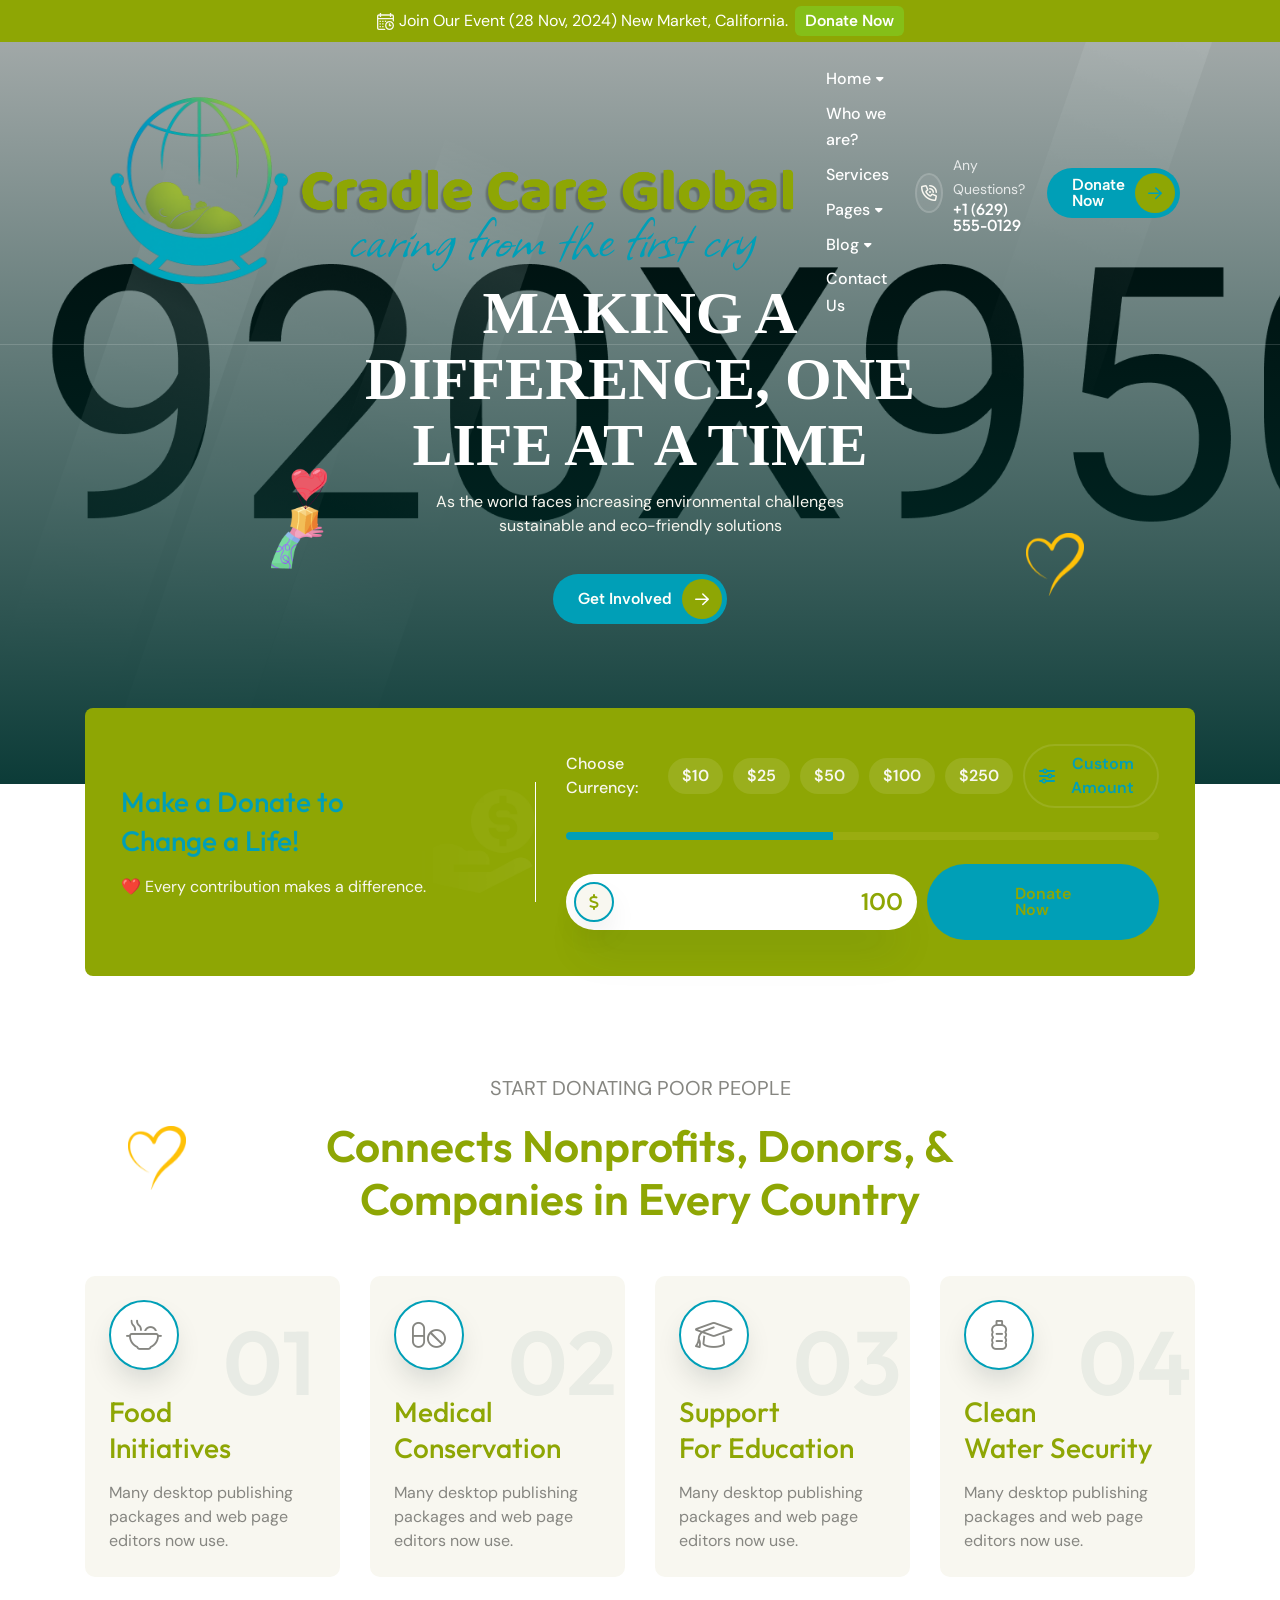
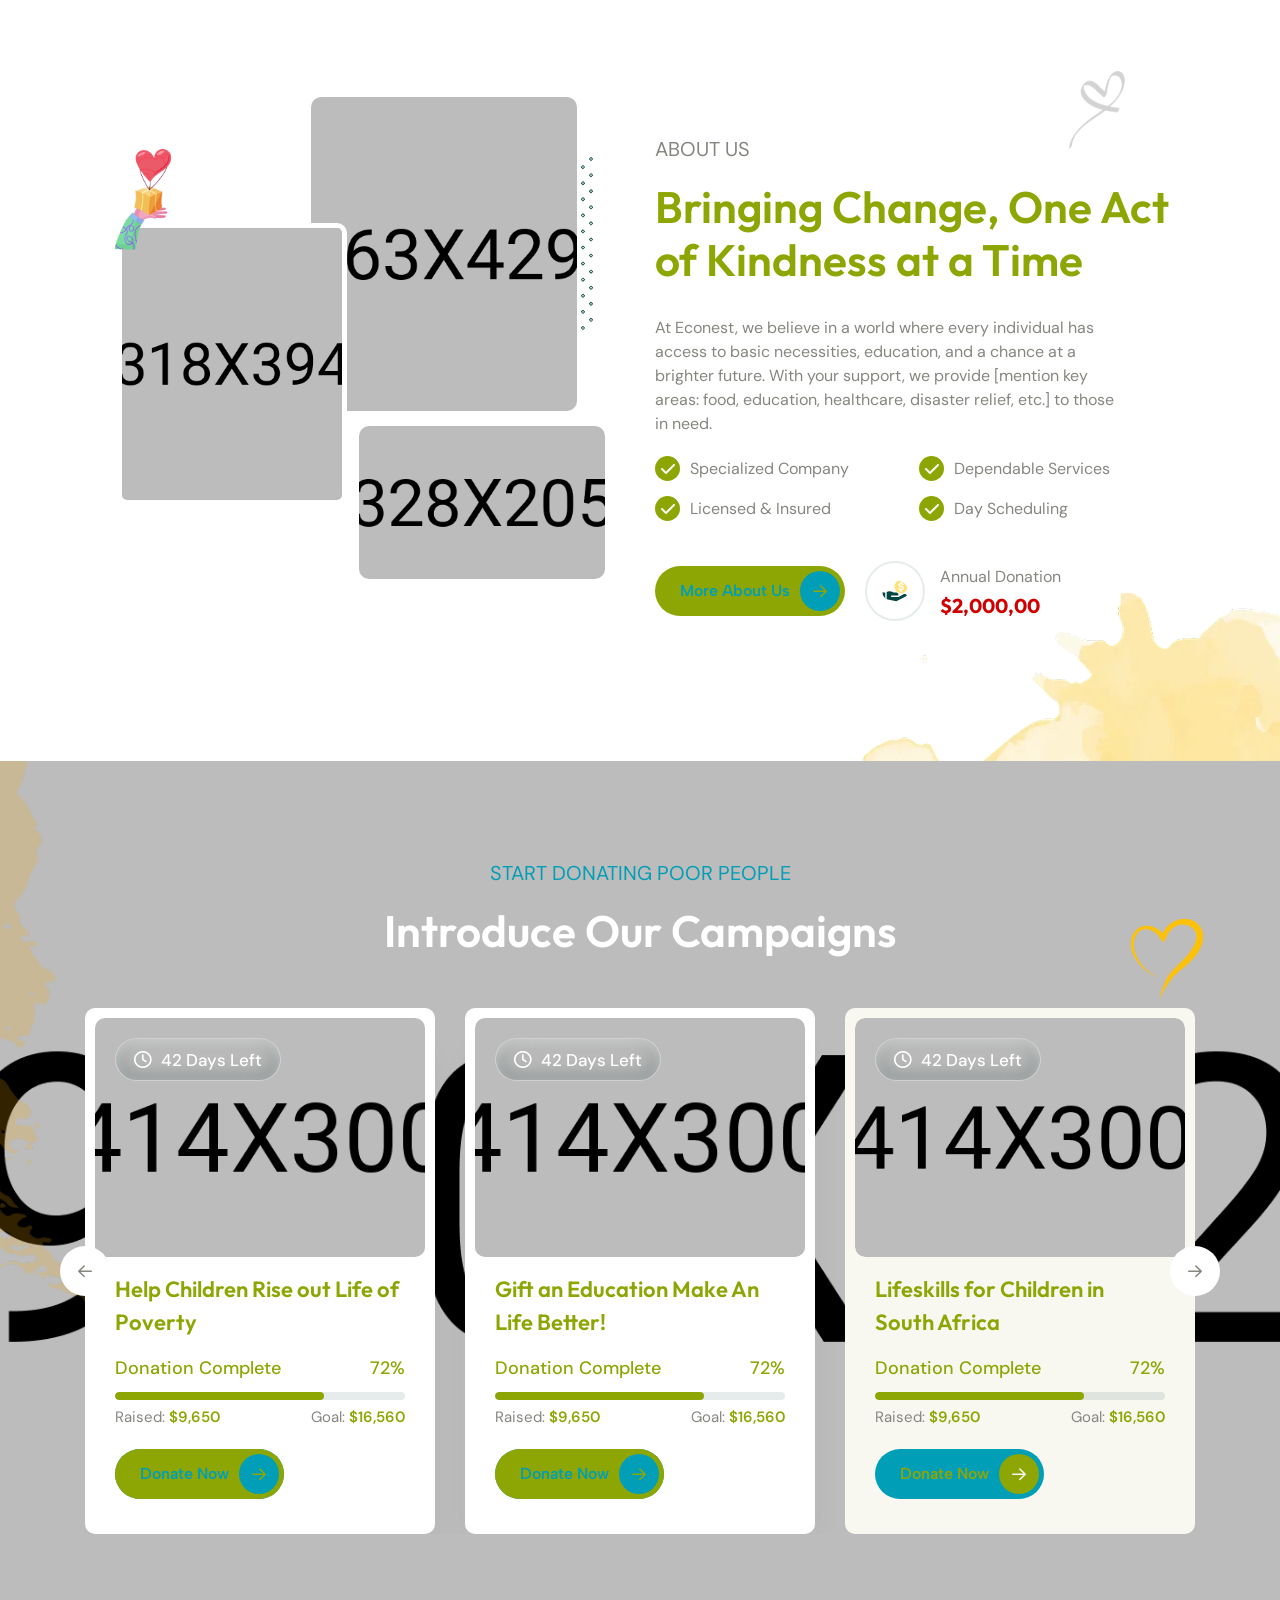
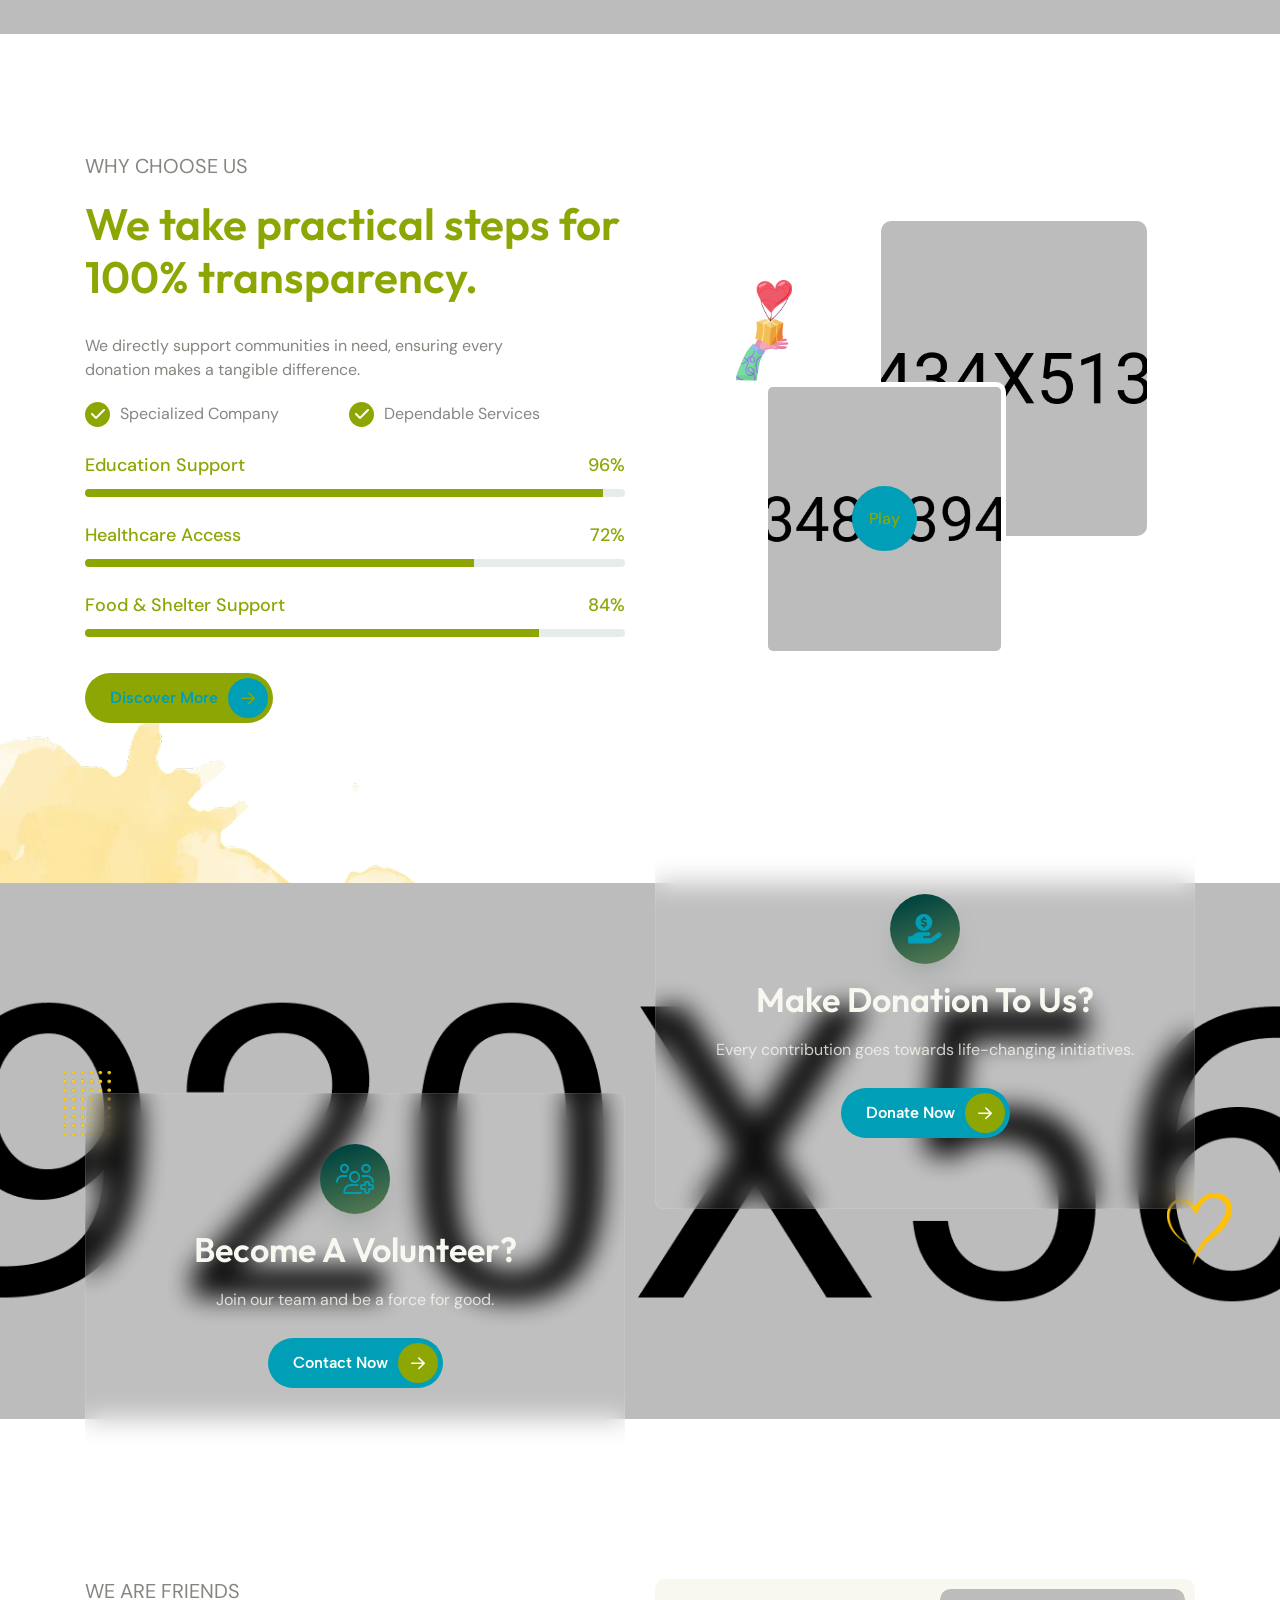
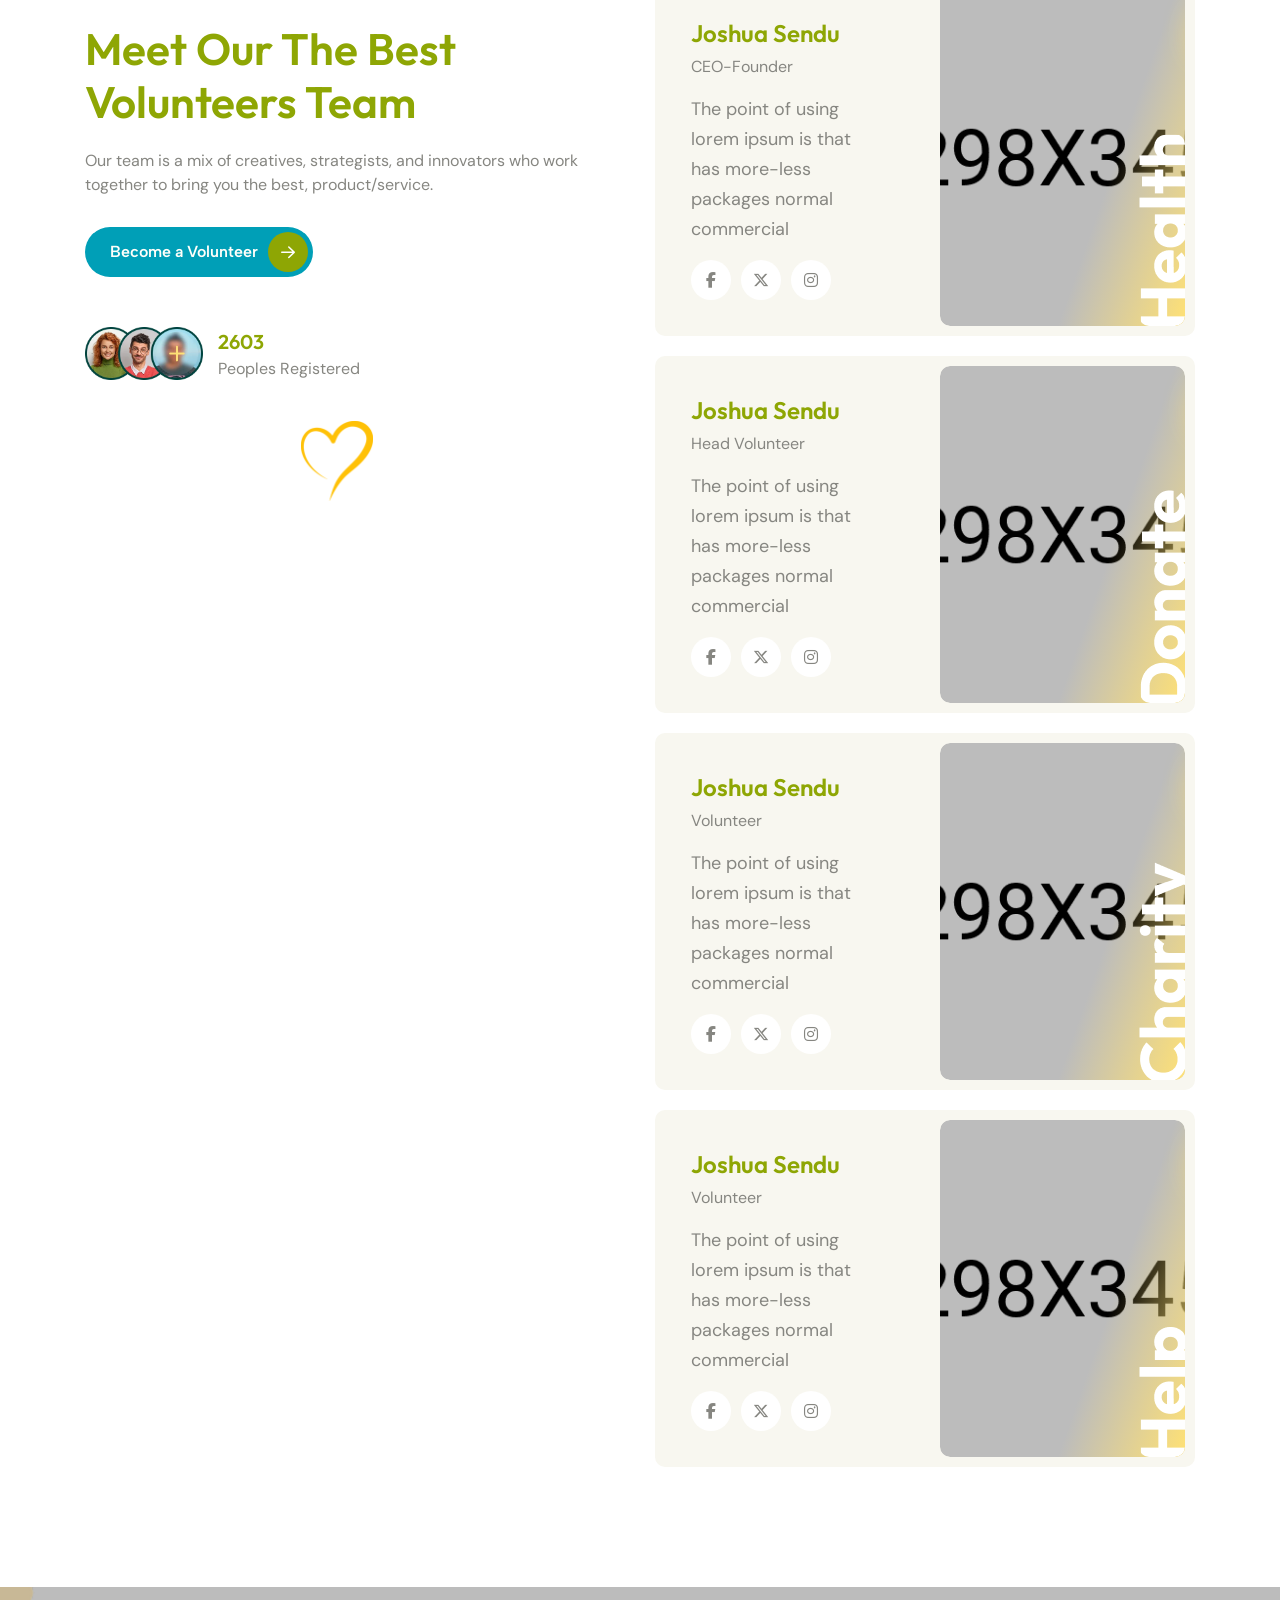
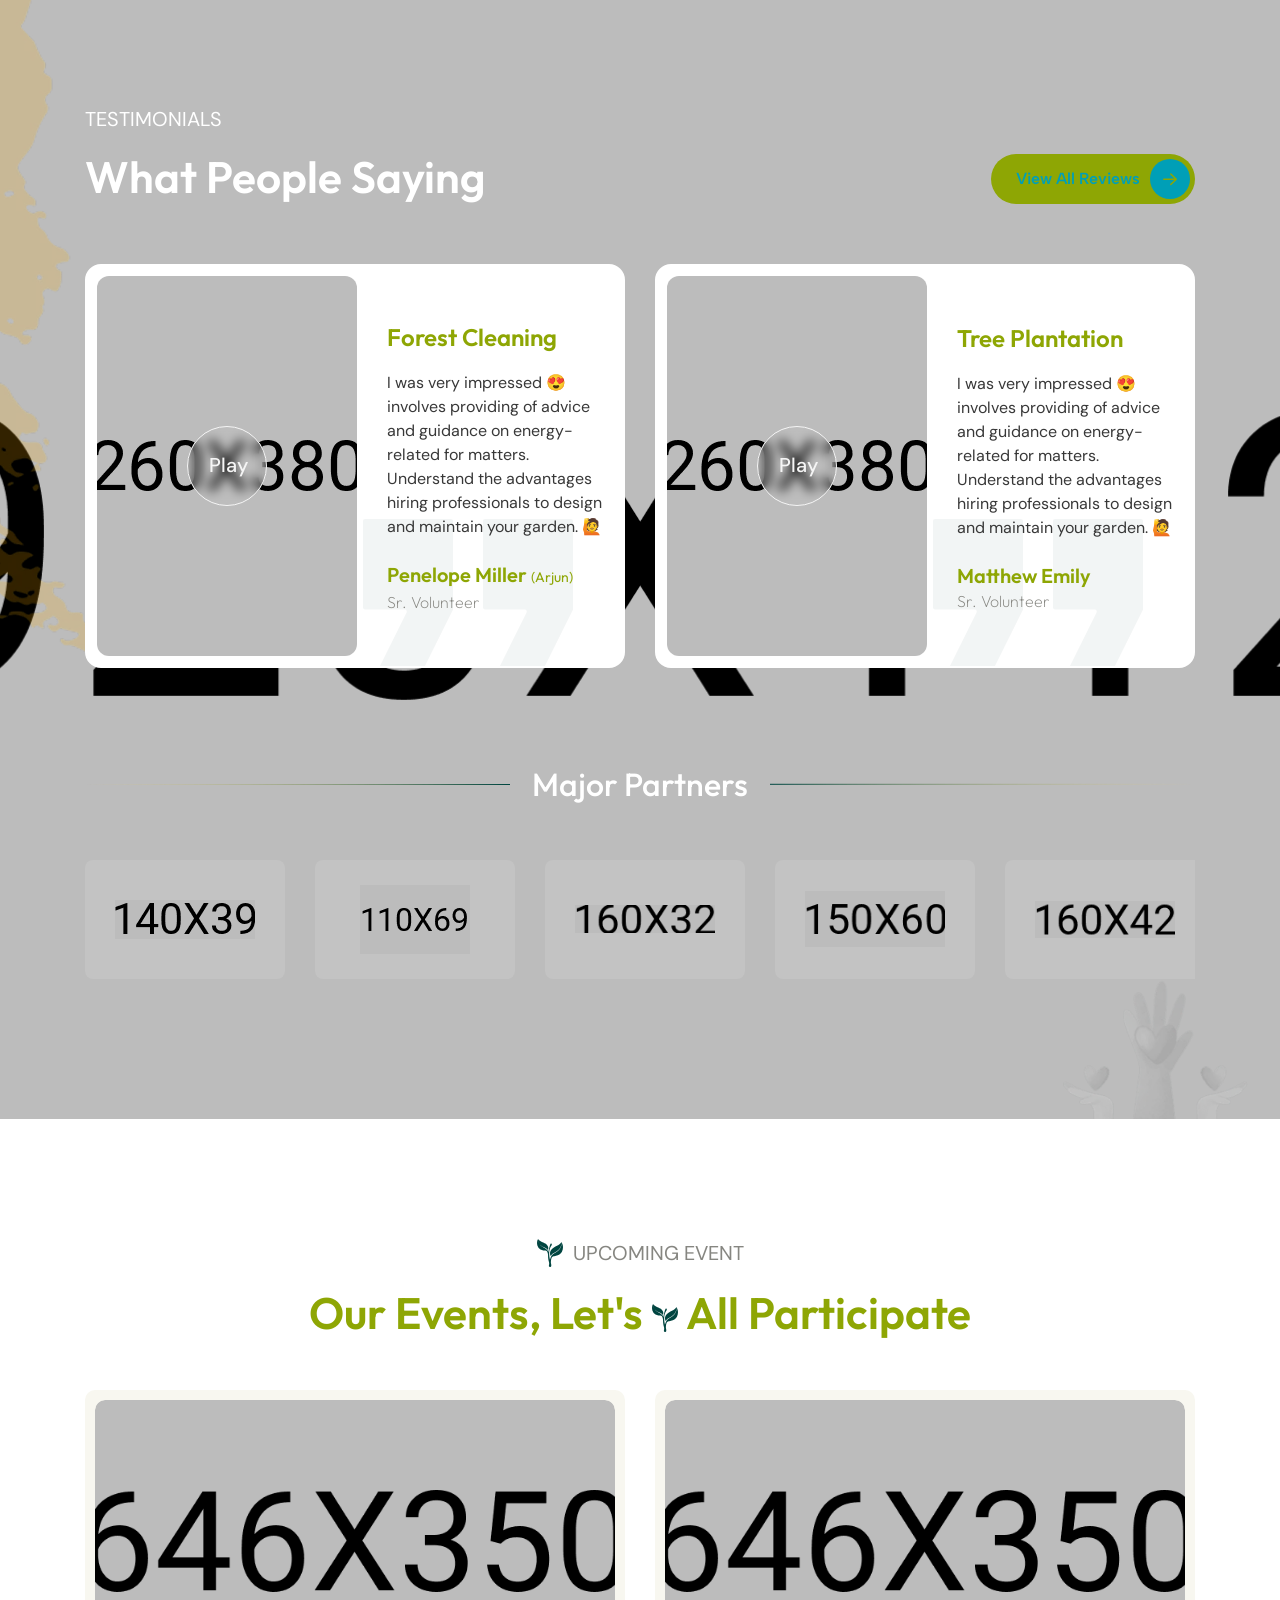
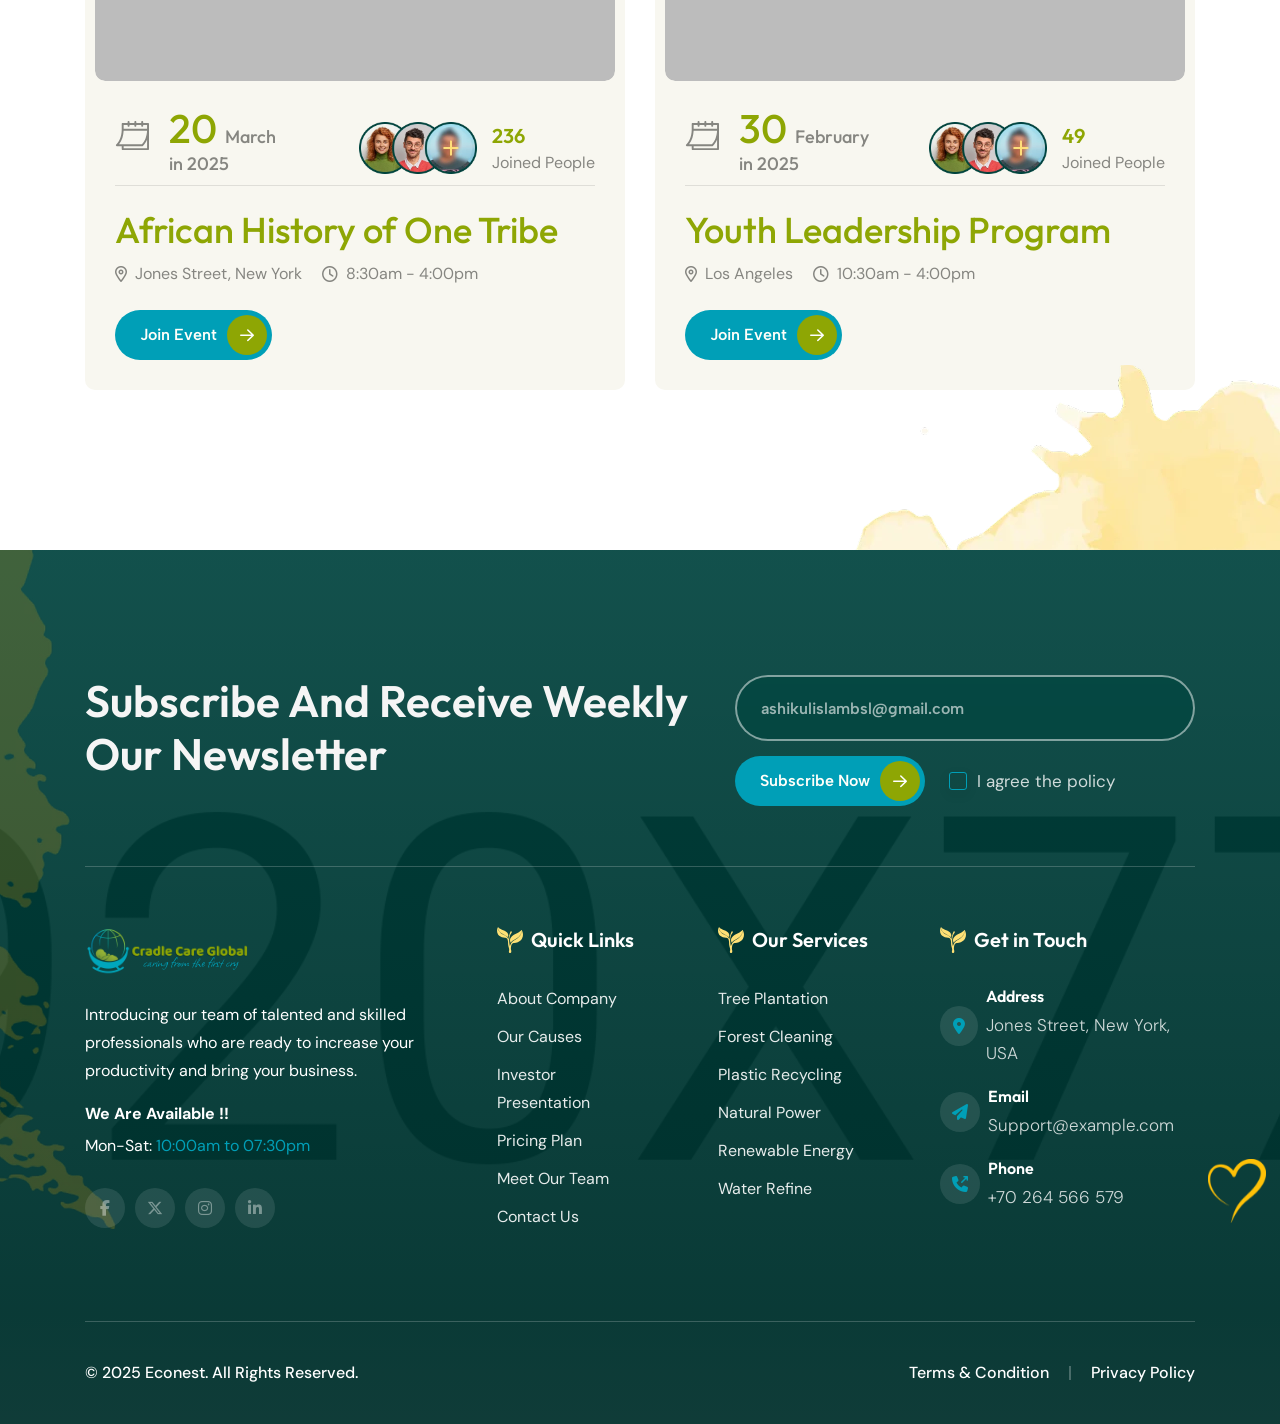
<file: index-5.html>
<!DOCTYPE html>
<html lang="en">

<head>
	<!-- Required meta tags -->
	<meta charset="utf-8"/>
	<meta name="viewport" content="width=device-width, initial-scale=1, shrink-to-fit=no"/>

	<title>Ecology & Environment HTML5 Template</title>

	<!-- Favicon -->
	<link rel="shortcut icon" type="image/x-icon" href="assets/img/logo/favicon.webp"/>

	<!-- Google fonts -->
	<link rel="preconnect" href="https://fonts.googleapis.com"/>
	<link rel="preconnect" href="https://fonts.gstatic.com" crossorigin/>
	<link href="https://fonts.googleapis.com/css2?family=Albert+Sans:ital,wght@0,100..900;1,100..900&family=DM+Sans:ital,opsz,wght@0,9..40,100..1000;1,9..40,100..1000&family=Outfit:wght@100..900&display=swap" rel="stylesheet"/>

	<!-- Vendors Css -->
	<link rel="stylesheet" href="assets/vendor/animate/animate.min.css"/>
	<link rel="stylesheet" href="assets/vendor/fontawesome-pro/fontawesome.min.css"/>
	<link rel="stylesheet" href="assets/vendor/bootstrap/bootstrap.min.css"/>
	<link rel="stylesheet" href="assets/vendor/swiper/swiper-bundle.min.css"/>
	<link rel="stylesheet" href="assets/vendor/aos/aos.css"/>
	<link rel="stylesheet" href="assets/vendor/fancybox/fancybox.css"/>

	<!-- Main CSS -->
	<link rel="stylesheet" href="assets/css/spacing.css"/>
	<link rel="stylesheet" href="assets/css/main.css"/>
</head>

<body>
<!-- preloader start-->
<div id="preloader">
	<div class="preloader">
		<img src="assets/img/thumbs/preloader.gif" alt="preloader">
	</div>
</div>
<!-- preloader end  -->

<!-- header-section start -->
<header class="header-section-5">
	<div class="top-bar d-none d-md-block">
		<div class="container-fluid">
			<div class="row">
				<div class="col-xl-12">
					<div class="top-bar-content text-center">
						<div class="text-wrap">
							<img src="assets/img/icons/calendar-time.svg" alt="icon"/>
							<span
							>Join Our Event (28 Nov, 2024) New Market, California.</span
							>
						</div>
						<a href="donations.html" class="e-primary-btn top-btn is-hover-white top-btn-2">
							Donate Now
						</a>
					</div>
				</div>
			</div>
		</div>
	</div>
	<div class="container">
		<div class="header-bottom">
			<div class="container-fluid">
				<div class="row">
					<div class="col-xl-12">
						<div class="header-bottom-layout">
							<div class="header-left-4">
								<div class="logo-wrap">
									<a href="index.html">
										<img src="assets/img/logo/logo-white.svg" alt="logo"/>
									</a>
								</div>
								<nav class="main-menu-2 d-none d-xl-block">
									<ul>
										<li class="has-dropdown">
											<a href="#">Home</a>
											<ul class="sub-menu">
												<li><a href="index.html">Home 01</a></li>
												<li><a href="index-2.html">Home 02</a></li>
												<li><a href="index-3.html">Home 03</a></li>
												<li><a href="index-4.html">Home 04</a></li>
												<li><a href="index-5.html">Home 05</a></li>
											</ul>
										</li>
										<li><a href="about.html">Who we are?</a></li>
										<li><a href="services.html">Services</a></li>
										<li class="has-dropdown">
											<a href="#">Pages</a>
											<ul class="sub-menu">
												<li>
													<a href="services-details.html">Services Details</a>
												</li>
												<li><a href="project.html">Projects</a></li>
												<li>
													<a href="project-details.html">Project Details</a>
												</li>
												<li><a href="camping.html">Camping</a></li>
												<li>
													<a href="camping-details.html">Camping Details</a>
												</li>
												<li>
													<a href="camping-donation.html">Camping Donation</a>
												</li>
												<li><a href="donations.html">Donation</a></li>
												<li>
													<a href="be-volunteer.html">Become a Volunteer</a>
												</li>
												<li><a href="volunteer.html">Volunteers</a></li>
												<li>
													<a href="volunteer-details.html">Volunteer Details</a>
												</li>
											</ul>
										</li>
										<li class="has-dropdown">
											<a href="#">Blog</a>
											<ul class="sub-menu">
												<li><a href="blog-grid.html">Blog Grid</a></li>
												<li>
													<a href="blog-standard.html">Blog Standard</a>
												</li>
												<li><a href="blog-details.html">Blog Details</a></li>
											</ul>
										</li>
										<li><a href="contact.html">Contact Us</a></li>
									</ul>
								</nav>
							</div>
							<div class="header-right">
								<div class="header-info-2 d-none d-xl-flex">
									<div class="header-info-icon">
										<i class="fa-regular fa-phone-volume"></i>
									</div>
									<div class="header-info-content">
										<span>Any Questions?</span>
										<p><a href="tel:+1629555-0129">+1 (629) 555-0129</a></p>
									</div>
								</div>
								<div class="header-btn-wrap d-none d-xl-flex">
									<a href="donations.html" class="e-primary-btn has-icon">
										Donate Now
										<span class="icon-wrap">
					                        <span class="icon"><i class="fa-regular fa-arrow-right"></i><i class="fa-regular fa-arrow-right"></i></span>
										</span>
									</a>
								</div>
								<div class="header-bar-2 open-mobile-menu d-xl-none">
									<div class="bar bar-1"></div>
									<div class="bar bar-2"></div>
									<div class="bar bar-3"></div>
								</div>
							</div>
						</div>
					</div>
				</div>
			</div>
		</div>
	</div>
</header>
<!-- header-section end -->

<main>
	<!-- hero-section start -->
	<section class="hero-section-5" style="background-image: url(assets/img/bg/hero-bg-5.webp)">
		<div class="container">
			<div class="hero-content-5">
				<div class="title" data-aos="fade-up" data-aos-delay="200" data-aos-duration="1000">
					<h1>Making a Difference, One Life at a Time</h1>
				</div>
				<div class="text" data-aos="fade-up" data-aos-delay="400" data-aos-duration="1000">
					<p>As the world faces increasing environmental challenges sustainable and eco-friendly solutions</p>
				</div><a class="e-primary-btn has-icon" data-aos="fade-up" data-aos-delay="600" data-aos-duration="1000" href="donations.html">Get Involved <span class="icon-wrap"><span class="icon"><i class="fa-regular fa-arrow-right"></i> <i class="fa-regular fa-arrow-right"></i></span></span></a>
				<div class="icon-1"><img alt="icon-1" data-aos="zoom-in" data-aos-delay="500" data-aos-duration="1000" src="assets/img/icons/icon-14.svg"></div>
				<div class="icon-2"><img alt="icon-2" data-aos="zoom-in" data-aos-delay="500" data-aos-duration="1000" src="assets/img/icons/icon-15.svg"></div>
			</div>
			<div class="shape"><img alt="shape" src="assets/img/shapes/shape-39.webp"></div>
		</div>
	</section>
	<!-- hero-section end -->

	<!-- make-donate-section start -->
	<section class="make-donate-section">
		<div class="container">
			<div class="make-donate-layout" data-aos="fade-up" data-aos-delay="200" data-aos-duration="1000">
				<div class="row align-items-center">
					<div class="col-xl-5">
						<div class="donate-left" style="background-image: url(assets/img/shapes/shape-43.webp)">
							<h4>Make a Donate to Change a Life!</h4>
							<p>❤️ Every contribution makes a difference.</p>
						</div>
					</div>
					<div class="col-xl-7">
						<div class="donate-right">
							<div class="choose-currency">
								<p>Choose Currency:</p><button class="amount">$10</button> <button class="amount">$25</button> <button class="amount">$50</button> <button class="amount">$100</button> <button class="amount">$250</button> <button class="custom-amount"><i class="fa-solid fa-sliders"></i> Custom Amount</button>
							</div>
							<div aria-label="Basic example" aria-valuemax="100" aria-valuemin="0" aria-valuenow="45" class="progress" role="progressbar">
								<div class="progress-bar" style="width: 45%"></div>
							</div>
							<div class="bottom">
								<div class="icon-wrap">
									<input class="selected-amount" placeholder="0" value="100"> <i class="fa-solid fa-dollar-sign"></i>
								</div><a class="donate-btn" href="#">Donate Now</a>
							</div>
						</div>
					</div>
				</div>
			</div>
		</div>
	</section>
	<!-- make-donate-section end -->

	<!-- services-section start -->
	<section class="services-section-3 p-t-100 p-t-xs-80">
		<div class="container">
			<div class="row m-b-50 m-b-xs-40">
				<div class="col-xl-12">
					<div class="section-top-9">
						<div class="common-subtitle text-uppercase" data-aos="fade-up" data-aos-delay="200" data-aos-duration="1000">
							<span>Start donating poor people</span>
						</div>
						<div class="common-title m-b-0" data-aos="fade-up" data-aos-delay="400" data-aos-duration="1000">
							<h2>Connects Nonprofits, Donors, & Companies in Every Country</h2>
						</div>
					</div>
				</div>
			</div>
			<div class="row row-gap-4" data-aos="fade-up" data-aos-delay="600" data-aos-duration="1000">
				<div class="col-xl-3 col-lg-4 col-md-6">
					<div class="service-card-3">
						<div class="service-top">
							<h4>Food<br>
								Initiatives
							</h4>
							<i class="fa-light fa-pot-food"></i>
						</div>
						<div class="service-content">
							<p>Many desktop publishing packages and web page editors now use.</p>
						</div>
						<div class="i-shape">
							<h1>01</h1>
						</div>
					</div>
				</div>
				<div class="col-xl-3 col-lg-4 col-md-6">
					<div class="service-card-3">
						<div class="service-top">
							<h4>Medical<br>
								Conservation
							</h4>
							<i class="fa-light fa-pills"></i>
						</div>
						<div class="service-content">
							<p>Many desktop publishing packages and web page editors now use.</p>
						</div>
						<div class="i-shape">
							<h1>02</h1>
						</div>
					</div>
				</div>
				<div class="col-xl-3 col-lg-4 col-md-6">
					<div class="service-card-3">
						<div class="service-top">
							<h4>Support<br>
								For Education
							</h4>
							<i class="fa-light fa-graduation-cap"></i>
						</div>
						<div class="service-content">
							<p>Many desktop publishing packages and web page editors now use.</p>
						</div>
						<div class="i-shape">
							<h1>03</h1>
						</div>
					</div>
				</div>
				<div class="col-xl-3 col-lg-4 col-md-6">
					<div class="service-card-3">
						<div class="service-top">
							<h4>Clean<br>
								Water Security
							</h4>
							<i class="fa-light fa-bottle-water"></i>
						</div>
						<div class="service-content">
							<p>Many desktop publishing packages and web page editors now use.</p>
						</div>
						<div class="i-shape">
							<h1>04</h1>
						</div>
					</div>
				</div>
			</div>
		</div>
		<div class="icon"><img alt="icon" data-aos="zoom-in" data-aos-delay="400" data-aos-duration="1000" src="assets/img/icons/icon-15.svg"></div>
	</section>
	<!-- services-section end -->

	<!-- why-us-section start -->
	<section class="why-us-section-4 p-t-120 p-b-100 p-t-md-100 p-t-xs-80 p-b-xs-80">
		<div class="container">
			<div class="row row-gap-5 align-items-center">
				<div class="col-xl-6">
					<div class="thumb px-xl-5 left" data-aos="fade-up" data-aos-delay="200" data-aos-duration="1000">
						<div class="thumb-1">
							<img alt="thumb-1" src="assets/img/thumbs/thumb-96.webp">
							<div class="s-shape-1"><img alt="shape-1" src="assets/img/shapes/shape-14.webp"></div>
						</div>
						<div class="thumb-2"><img alt="thumb-2" src="assets/img/thumbs/thumb-97.webp"></div>
						<div class="thumb-3">
							<div class="shape-wrapped-thumb"><img alt="thumb-3" src="assets/img/thumbs/thumb-98.webp"></div>
						</div>
					</div>
				</div>
				<div class="col-xl-6">
					<div class="why-us-content-2" data-aos="fade-up" data-aos-delay="400" data-aos-duration="1000">
						<div class="common-subtitle text-uppercase">
							<span>About Us</span>
						</div>
						<div class="common-title text-start">
							<h2>Bringing Change, One Act of Kindness at a Time</h2>
						</div>
						<div class="text">
							<p>At Econest, we believe in a world where every individual has access to basic necessities, education, and a chance at a brighter future. With your support, we provide [mention key areas: food, education, healthcare, disaster relief, etc.] to those in need.</p>
						</div>
						<div class="services">
							<div class="service-left">
								<div class="service">
									<i class="fa-solid fa-check"></i>
									<p>Specialized Company</p>
								</div>
								<div class="service">
									<i class="fa-solid fa-check"></i>
									<p>Licensed & Insured</p>
								</div>
							</div>
							<div class="service-right">
								<div class="service">
									<i class="fa-solid fa-check"></i>
									<p>Dependable Services</p>
								</div>
								<div class="service">
									<i class="fa-solid fa-check"></i>
									<p>Day Scheduling</p>
								</div>
							</div>
						</div>
						<div class="annual-donation-wrap">
							<a class="e-primary-btn has-icon" href="about.html">More About Us <span class="icon-wrap"><span class="icon"><i class="fa-regular fa-arrow-right"></i> <i class="fa-regular fa-arrow-right"></i></span></span></a>
							<div class="annual-donation">
								<img alt="icon-4" src="assets/img/icons/icon-4.svg">
								<div class="annual-text">
									<p>Annual Donation</p>
									<h5>$2,000,00</h5>
								</div>
							</div>
						</div>
					</div>
				</div>
			</div>
		</div>
		<div class="shape"><img alt="shape" src="assets/img/shapes/shape-40.webp"></div>
		<div class="icon-1"><img alt="icon-1" data-aos="zoom-in" data-aos-delay="400" data-aos-duration="1000" src="assets/img/icons/icon-14.svg"></div>
		<div class="icon-2"><img alt="icon-2" data-aos="zoom-in" data-aos-delay="400" data-aos-duration="1000" src="assets/img/icons/icon-16.svg"></div>
	</section>
	<!-- why-us-section end -->

	<!-- our-camping-section-2 start -->
	<section class="our-camping-section-3 p-t-100 p-b-100 p-t-xs-80 p-b-xs-80" style="background-image: url('assets/img/bg/our-camping-bg-2.webp')">
		<div class="container">
			<div class="row m-b-50 m-b-xs-40">
				<div class="col-xl-12">
					<div class="section-top-7" data-aos="fade-up" data-aos-delay="200" data-aos-duration="1000">
						<div class="common-subtitle text-uppercase">
							<span>Start donating poor people</span>
						</div>
						<div class="common-title m-b-0" data-aos="fade-up" data-aos-delay="400" data-aos-duration="1000">
							<h2>Introduce Our Campaigns</h2>
						</div>
					</div>
				</div>
			</div>
			<div class="row" data-aos="fade-up" data-aos-delay="600" data-aos-duration="1000">
				<div class="col-xl-12">
					<div class="camping-slider-active-3">
						<div class="swiper">
							<div class="swiper-wrapper">
								<div class="swiper-slide">
									<div class="camping-card-2">
										<div class="thumb">
											<a href="donations.html"><img alt="thumb-1" src="assets/img/thumbs/thumb-99.webp"></a>
											<div class="date">
												<i class="fa-regular fa-clock"></i> <span>42 Days Left</span>
											</div>
										</div>
										<div class="content">
											<div class="donation-wrap">
												<div class="content-top">
													<div class="title">
														<h3><a href="donations.html">Help Children Rise out Life of Poverty</a></h3>
													</div>
												</div>
												<div class="d-top">
													<p>Donation Complete</p>
													<p>72%</p>
												</div>
												<div aria-label="Basic example" aria-valuemax="100" aria-valuemin="0" aria-valuenow="72" class="progress" role="progressbar">
													<div class="progress-bar" style="width: 72%"></div>
												</div>
												<div class="fund">
													<p>Raised: <span>$9,650</span></p>
													<p>Goal: <span>$16,560</span></p>
												</div>
												<div class="d-bottom">
													<a class="e-primary-btn has-icon d-btn" href="donations.html">Donate Now <span class="icon-wrap"><span class="icon"><i class="fa-regular fa-arrow-right"></i> <i class="fa-regular fa-arrow-right"></i></span></span></a>
												</div>
											</div>
										</div>
									</div>
								</div>
								<div class="swiper-slide">
									<div class="camping-card-2 active">
										<div class="thumb">
											<a href="donations.html"><img alt="thumb-2" src="assets/img/thumbs/thumb-100.webp"></a>
											<div class="date">
												<i class="fa-regular fa-clock"></i> <span>42 Days Left</span>
											</div>
										</div>
										<div class="content">
											<div class="donation-wrap">
												<div class="content-top">
													<div class="title">
														<h3><a href="donations.html">Gift an Education Make An Life Better!</a></h3>
													</div>
												</div>
												<div class="d-top">
													<p>Donation Complete</p>
													<p>72%</p>
												</div>
												<div aria-label="Basic example" aria-valuemax="100" aria-valuemin="0" aria-valuenow="72" class="progress" role="progressbar">
													<div class="progress-bar" style="width: 72%"></div>
												</div>
												<div class="fund">
													<p>Raised: <span>$9,650</span></p>
													<p>Goal: <span>$16,560</span></p>
												</div>
												<div class="d-bottom">
													<a class="e-primary-btn has-icon d-btn" href="donations.html">Donate Now <span class="icon-wrap"><span class="icon"><i class="fa-regular fa-arrow-right"></i> <i class="fa-regular fa-arrow-right"></i></span></span></a>
												</div>
											</div>
										</div>
									</div>
								</div>
								<div class="swiper-slide">
									<div class="camping-card-2">
										<div class="thumb">
											<a href="donations.html"><img alt="thumb-3" src="assets/img/thumbs/thumb-101.webp"></a>
											<div class="date">
												<i class="fa-regular fa-clock"></i> <span>42 Days Left</span>
											</div>
										</div>
										<div class="content">
											<div class="donation-wrap">
												<div class="content-top">
													<div class="title">
														<h3><a href="donations.html">Lifeskills for Children in South Africa</a></h3>
													</div>
												</div>
												<div class="d-top">
													<p>Donation Complete</p>
													<p>72%</p>
												</div>
												<div aria-label="Basic example" aria-valuemax="100" aria-valuemin="0" aria-valuenow="72" class="progress" role="progressbar">
													<div class="progress-bar" style="width: 72%"></div>
												</div>
												<div class="fund">
													<p>Raised: <span>$9,650</span></p>
													<p>Goal: <span>$16,560</span></p>
												</div>
												<div class="d-bottom">
													<a class="e-primary-btn has-icon d-btn" href="donations.html">Donate Now <span class="icon-wrap"><span class="icon"><i class="fa-regular fa-arrow-right"></i> <i class="fa-regular fa-arrow-right"></i></span></span></a>
												</div>
											</div>
										</div>
									</div>
								</div>
								<div class="swiper-slide">
									<div class="camping-card-2 active">
										<div class="thumb">
											<a href="donations.html"><img alt="thumb-2" src="assets/img/thumbs/thumb-100.webp"></a>
											<div class="date">
												<i class="fa-regular fa-clock"></i> <span>42 Days Left</span>
											</div>
										</div>
										<div class="content">
											<div class="donation-wrap">
												<div class="content-top">
													<div class="title">
														<h3><a href="donations.html">Gift an Education… Make An Life Better!</a></h3>
													</div>
												</div>
												<div class="d-top">
													<p>Donation Complete</p>
													<p>72%</p>
												</div>
												<div aria-label="Basic example" aria-valuemax="100" aria-valuemin="0" aria-valuenow="72" class="progress" role="progressbar">
													<div class="progress-bar" style="width: 72%"></div>
												</div>
												<div class="fund">
													<p>Raised: <span>$9,650</span></p>
													<p>Goal: <span>$16,560</span></p>
												</div>
												<div class="d-bottom">
													<a class="e-primary-btn has-icon d-btn" href="donations.html">Donate Now <span class="icon-wrap"><span class="icon"><i class="fa-regular fa-arrow-right"></i> <i class="fa-regular fa-arrow-right"></i></span></span></a>
												</div>
											</div>
										</div>
									</div>
								</div>
							</div>
						</div>
						<div class="camping-button-prev-3">
							<i class="fa-regular fa-arrow-left"></i>
						</div>
						<div class="camping-button-next-3">
							<i class="fa-regular fa-arrow-right"></i>
						</div>
					</div>
				</div>
			</div>
		</div>
		<div class="shape"><img alt="shape" src="assets/img/shapes/shape-41.webp"></div>
		<div class="icon-1"><img alt="icon-1" data-aos="zoom-in" data-aos-delay="400" data-aos-duration="1000" src="assets/img/icons/icon-15.svg"></div>
	</section>
	<!-- our-camping-section-2 end -->

	<!-- why-us-section start -->
	<section class="why-us-section-5 p-t-120 p-b-160 p-t-md-100 p-b-md-120 p-b-lg-140 p-t-xs-80 p-b-xs-80">
		<div class="container">
			<div class="row row-gap-5 align-items-center">
				<div class="col-xl-6">
					<div class="why-us-content-2" data-aos="fade-up" data-aos-delay="200" data-aos-duration="1000">
						<div class="common-subtitle text-uppercase">
							<span>Why Choose Us</span>
						</div>
						<div class="common-title text-start">
							<h2>We take practical steps for 100% transparency.</h2>
						</div>
						<div class="text">
							<p>We directly support communities in need, ensuring every donation makes a tangible difference.</p>
						</div>
						<div class="services">
							<div class="service-left">
								<div class="service">
									<i class="fa-solid fa-check"></i>
									<p>Specialized Company</p>
								</div>
							</div>
							<div class="service-right">
								<div class="service">
									<i class="fa-solid fa-check"></i>
									<p>Dependable Services</p>
								</div>
							</div>
						</div>
						<div class="our-progress">
							<div class="progress-1">
								<div class="d-top">
									<p>Education Support</p>
									<p>96%</p>
								</div>
								<div aria-label="Basic example" aria-valuemax="100" aria-valuemin="0" aria-valuenow="96" class="progress" role="progressbar">
									<div class="progress-bar" style="width: 96%"></div>
								</div>
							</div>
							<div class="progress-1">
								<div class="d-top">
									<p>Healthcare Access</p>
									<p>72%</p>
								</div>
								<div aria-label="Basic example" aria-valuemax="100" aria-valuemin="0" aria-valuenow="72" class="progress" role="progressbar">
									<div class="progress-bar" style="width: 72%"></div>
								</div>
							</div>
							<div class="progress-1">
								<div class="d-top">
									<p>Food & Shelter Support</p>
									<p>84%</p>
								</div>
								<div aria-label="Basic example" aria-valuemax="100" aria-valuemin="0" aria-valuenow="84" class="progress" role="progressbar">
									<div class="progress-bar" style="width: 84%"></div>
								</div>
							</div>
						</div>
						<div class="annual-donation-wrap">
							<a class="e-primary-btn has-icon" href="project.html">Discover More <span class="icon-wrap"><span class="icon"><i class="fa-regular fa-arrow-right"></i> <i class="fa-regular fa-arrow-right"></i></span></span></a>
						</div>
					</div>
				</div>
				<div class="col-xl-6">
					<div class="thumb px-xl-5 left" data-aos="fade-up" data-aos-delay="400" data-aos-duration="1000">
						<div class="thumb-1"><img alt="thumb-1" src="assets/img/thumbs/thumb-106.webp"></div>
						<div class="thumb-2">
							<div class="btn-wrapped-thumb">
								<img alt="thumb-2" src="assets/img/thumbs/thumb-107.webp">
								<div class="btn-layer-3">
									<a class="play-btn" data-fancybox="" href="https://www.youtube.com/watch?v=fLeJJPxua3E&amp;ab_channel=Motiversity">Play</a>
								</div>
							</div>
						</div>
					</div>
				</div>
			</div>
		</div>
		<div class="shape"><img alt="shape" data-aos="fade-up" data-aos-delay="400" data-aos-duration="1000" src="assets/img/shapes/shape-40.webp"></div>
		<div class="icon-1"><img alt="icon" data-aos="fade-up" data-aos-delay="600" data-aos-duration="1000" src="assets/img/icons/icon-14.svg"></div>
	</section>
	<!-- why-us-section end -->

	<!-- donate-to-us-section start -->
	<section class="donate-to-us-section" style="background-image: url(assets/img/bg/make-donate-bg.webp)">
		<div class="container">
			<div class="donate-to-us-layout">
				<div class="become-volunteer-card" data-aos="fade-down" data-aos-delay="200" data-aos-duration="1000">
					<div class="card-icon">
						<i class="fa-light fa-users-medical"></i>
					</div>
					<h2>Become A Volunteer?</h2>
					<p>Join our team and be a force for good.</p><a class="e-primary-btn has-icon" href="contact.html">Contact Now <span class="icon-wrap"><span class="icon"><i class="fa-regular fa-arrow-right"></i> <i class="fa-regular fa-arrow-right"></i></span></span></a>
				</div>
				<div class="donate-us-card" data-aos="fade-up" data-aos-delay="400" data-aos-duration="1000">
					<div class="card-icon">
						<i class="fa-solid fa-hand-holding-circle-dollar"></i>
					</div>
					<h2>Make Donation To Us?</h2>
					<p>Every contribution goes towards life-changing initiatives.</p><a class="e-primary-btn has-icon" href="donations.html">Donate Now <span class="icon-wrap"><span class="icon"><i class="fa-regular fa-arrow-right"></i> <i class="fa-regular fa-arrow-right"></i></span></span></a>
				</div>
				<div class="icon-shape-1"><img alt="icon" data-aos="zoom-in" data-aos-delay="400" data-aos-duration="1000" src="assets/img/shapes/shape-44.webp"></div>
				<div class="icon-shape-2"><img alt="icon" data-aos="zoom-in" data-aos-delay="400" data-aos-duration="1000" src="assets/img/icons/icon-15.svg"></div>
			</div>
		</div>
	</section>
	<!-- donate-to-us-section end -->

	<!-- we-are-friends-section start -->
	<section class="we-are-friends-section m-t-160 m-t-md-120 m-t-xs-100 m-b-120 m-b-md-100 m-b-xs-80">
		<div class="container">
			<div class="row row-gap-5">
				<div class="col-xl-6" data-aos="fade-up" data-aos-delay="200" data-aos-duration="1000">
					<div class="friends-left">
						<div class="common-subtitle text-uppercase">
							<span>We Are Friends</span>
						</div>
						<div class="common-title text-start">
							<h2>Meet Our The Best Volunteers Team</h2>
						</div>
						<div class="text">
							<p>Our team is a mix of creatives, strategists, and innovators who work together to bring you the best, product/service.</p>
						</div>
						<div class="blog-btn">
							<a class="e-primary-btn has-icon" href="be-volunteer.html">Become a Volunteer <span class="icon-wrap"><span class="icon"><i class="fa-regular fa-arrow-right"></i> <i class="fa-regular fa-arrow-right"></i></span></span></a>
						</div>
						<div class="top-right">
							<img alt="authors" src="assets/img/authors/author-1.webp">
							<div class="people-joined">
								<h5>2603</h5><span>Peoples Registered</span>
							</div>
						</div>
						<div class="shape"><img alt="icon" src="assets/img/icons/icon-15.svg"></div>
					</div>
				</div>
				<div class="col-xl-6" data-aos="fade-up" data-aos-delay="400" data-aos-duration="1000">
					<div class="friends-card m-b-20">
						<div class="row">
							<div class="col-md-6">
								<div class="author-details">
									<div class="author-info">
										<h5>Joshua Sendu</h5>
										<p>CEO-Founder</p>
										<div class="description">
											<p>The point of using lorem ipsum is that has more-less packages normal commercial</p>
										</div>
									</div>
									<div class="socials">
										<div class="social-links">
											<a href="https://facebook.com"><i class="fab fa-facebook-f"></i></a> <a href="https://twitter.com"><i class="fab fa-x-twitter"></i></a> <a href="https://www.instagram.com"><i class="fab fa-instagram"></i></a>
										</div>
									</div>
								</div>
							</div>
							<div class="col-md-6">
								<div class="thumb">
									<img alt="thumb" src="assets/img/thumbs/thumb-17.webp">
									<div class="details-btn-3">
										<i class="fa-regular fa-arrow-right-long"></i>
									</div>
									<div class="category"><img alt="category" src="assets/img/shapes/shape-48.webp"></div>
								</div>
							</div>
						</div>
					</div>
					<div class="friends-card m-b-20">
						<div class="row">
							<div class="col-md-6">
								<div class="author-details">
									<div class="author-info">
										<h5>Joshua Sendu</h5>
										<p>Head Volunteer</p>
										<div class="description">
											<p>The point of using lorem ipsum is that has more-less packages normal commercial</p>
										</div>
									</div>
									<div class="socials">
										<div class="social-links">
											<a href="https://facebook.com"><i class="fab fa-facebook-f"></i></a> <a href="https://twitter.com"><i class="fab fa-x-twitter"></i></a> <a href="https://www.instagram.com"><i class="fab fa-instagram"></i></a>
										</div>
									</div>
								</div>
							</div>
							<div class="col-md-6">
								<div class="thumb">
									<img alt="thumb" src="assets/img/thumbs/thumb-18.webp">
									<div class="details-btn-3">
										<i class="fa-regular fa-arrow-right-long"></i>
									</div>
									<div class="category"><img alt="category" src="assets/img/shapes/shape-49.webp"></div>
								</div>
							</div>
						</div>
					</div>
					<div class="friends-card m-b-20">
						<div class="row">
							<div class="col-md-6">
								<div class="author-details">
									<div class="author-info">
										<h5>Joshua Sendu</h5>
										<p>Volunteer</p>
										<div class="description">
											<p>The point of using lorem ipsum is that has more-less packages normal commercial</p>
										</div>
									</div>
									<div class="socials">
										<div class="social-links">
											<a href="https://facebook.com"><i class="fab fa-facebook-f"></i></a> <a href="https://twitter.com"><i class="fab fa-x-twitter"></i></a> <a href="https://www.instagram.com"><i class="fab fa-instagram"></i></a>
										</div>
									</div>
								</div>
							</div>
							<div class="col-md-6">
								<div class="thumb">
									<img alt="thumb" src="assets/img/thumbs/thumb-19.webp">
									<div class="details-btn-3">
										<i class="fa-regular fa-arrow-right-long"></i>
									</div>
									<div class="category"><img alt="category" src="assets/img/shapes/shape-50.webp"></div>
								</div>
							</div>
						</div>
					</div>
					<div class="friends-card">
						<div class="row">
							<div class="col-md-6">
								<div class="author-details">
									<div class="author-info">
										<h5>Joshua Sendu</h5>
										<p>Volunteer</p>
										<div class="description">
											<p>The point of using lorem ipsum is that has more-less packages normal commercial</p>
										</div>
									</div>
									<div class="socials">
										<div class="social-links">
											<a href="https://facebook.com"><i class="fab fa-facebook-f"></i></a> <a href="https://twitter.com"><i class="fab fa-x-twitter"></i></a> <a href="https://www.instagram.com"><i class="fab fa-instagram"></i></a>
										</div>
									</div>
								</div>
							</div>
							<div class="col-md-6">
								<div class="thumb">
									<img alt="thumb" src="assets/img/thumbs/thumb-20.webp">
									<div class="details-btn-3">
										<i class="fa-regular fa-arrow-right-long"></i>
									</div>
									<div class="category"><img alt="category" src="assets/img/shapes/shape-51.webp"></div>
								</div>
							</div>
						</div>
					</div>
				</div>
			</div>
		</div>
	</section>
	<!-- we-are-friends-section end -->

	<!-- testimonial-section-2 start -->
	<section class="testimonial-section-2 p-t-120 p-t-md-100 p-b-20 p-t-xs-80" style="background-image: url(assets/img/bg/testimonial-bg-3.webp)">
		<div class="container">
			<div class="section-top-8">
				<div class="left">
					<div class="common-subtitle text-uppercase" data-aos="fade-up" data-aos-delay="200" data-aos-duration="1000">
						<span>Testimonials</span>
					</div>
					<div class="common-title text-start" data-aos="fade-up" data-aos-delay="400" data-aos-duration="1000">
						<h2>What People Saying</h2>
					</div>
				</div>
				<div class="right text-end" data-aos="fade-up" data-aos-delay="600" data-aos-duration="1000">
					<a class="e-primary-btn has-icon" href="camping-details.html">View All Reviews <span class="icon-wrap"><span class="icon"><i class="fa-regular fa-arrow-right"></i> <i class="fa-regular fa-arrow-right"></i></span></span></a>
				</div>
			</div>
			<div class="row" data-aos="fade-up" data-aos-delay="200" data-aos-duration="1000">
				<div class="col-xl-6 m-b-0 m-b-xs-20 m-b-md-30 m-b-lg-30">
					<div class="testimonial-card-2">
						<div class="thumb">
							<a href="#"><img alt="thumb-1" src="assets/img/thumbs/thumb-104.webp"></a> <a class="video-play-btn" data-fancybox="" href="https://www.youtube.com/watch?v=fLeJJPxua3E&amp;ab_channel=Motiversity">Play</a>
						</div>
						<div class="card-content">
							<h4>Forest Cleaning</h4>
							<div class="review">
								<p>I was very impressed 😍 involves providing of advice and guidance on energy-related for matters. Understand the advantages hiring professionals to design and maintain your garden. 🙋</p>
							</div>
							<div class="author-details">
								<h5>Penelope Miller <span>(Arjun)</span></h5>
								<h6>Sr. Volunteer</h6>
							</div>
						</div>
						<div class="quote-icon"><img alt="icon" src="assets/img/icons/icon-5.svg"></div>
					</div>
				</div>
				<div class="col-xl-6">
					<div class="testimonial-card-2">
						<div class="thumb">
							<a href="#"><img alt="thumb-2" src="assets/img/thumbs/thumb-105.webp"></a> <a class="video-play-btn" data-fancybox="" href="https://www.youtube.com/watch?v=fLeJJPxua3E&amp;ab_channel=Motiversity">Play</a>
						</div>
						<div class="card-content">
							<h4>Tree Plantation</h4>
							<div class="review">
								<p>I was very impressed 😍 involves providing of advice and guidance on energy-related for matters. Understand the advantages hiring professionals to design and maintain your garden. 🙋</p>
							</div>
							<div class="author-details">
								<h5>Matthew Emily</h5>
								<h6>Sr. Volunteer</h6>
							</div>
						</div>
						<div class="quote-icon"><img alt="icon" src="assets/img/icons/icon-5.svg"></div>
					</div>
				</div>
			</div><!-- major-partners start -->
			<div class="major-partners p-t-100 p-b-120 p-t-xs-80 p-b-xs-80">
				<div class="partners-title-2" data-aos="fade-up" data-aos-delay="200" data-aos-duration="1000">
					<div class="line-right"><img alt="shape-4" src="assets/img/shapes/shape-4.webp"></div>
					<h3>Major Partners</h3>
					<div class="line"><img alt="shape-4" src="assets/img/shapes/shape-4.webp"></div>
				</div>
				<div class="row p-t-60">
					<div class="col-xl-12">
						<div class="partner-marquee">
							<div class="partner-marquee-layout">
								<div class="partner-3"><img alt="partner-logo" src="assets/img/logo/logo-2.webp"></div>
								<div class="partner-3"><img alt="partner-logo" src="assets/img/logo/logo-3.webp"></div>
								<div class="partner-3"><img alt="partner-logo" src="assets/img/logo/logo-4.webp"></div>
								<div class="partner-3"><img alt="partner-logo" src="assets/img/logo/logo-5.webp"></div>
								<div class="partner-3"><img alt="partner-logo" src="assets/img/logo/logo-6.webp"></div>
								<div class="partner-3"><img alt="partner-logo" src="assets/img/logo/logo-7.webp"></div>
							</div>
							<div class="partner-marquee-layout">
								<div class="partner-3"><img alt="partner-logo" src="assets/img/logo/logo-2.webp"></div>
								<div class="partner-3"><img alt="partner-logo" src="assets/img/logo/logo-3.webp"></div>
								<div class="partner-3"><img alt="partner-logo" src="assets/img/logo/logo-4.webp"></div>
								<div class="partner-3"><img alt="partner-logo" src="assets/img/logo/logo-5.webp"></div>
								<div class="partner-3"><img alt="partner-logo" src="assets/img/logo/logo-6.webp"></div>
								<div class="partner-3"><img alt="partner-logo" src="assets/img/logo/logo-7.webp"></div>
							</div>
						</div>
					</div>
				</div>
			</div><!-- major-partners end -->
			<div class="shape-1"><img alt="shape-1" src="assets/img/shapes/shape-41.webp"></div>
			<div class="shape-2"><img alt="shape-2" src="assets/img/shapes/shape-42.webp"></div>
		</div>
	</section>
	<!-- testimonial-section-2 end -->

	<!-- our-events-section start -->
	<section class="our-events-section-3 p-t-120 p-t-md-100 p-t-xs-80 p-b-160 p-b-lg-120 p-b-md-100 p-b-xs-80">
		<div class="container text-center">
			<div class="text-center m-b-50 m-b-xs-40">
				<div class="common-subtitle text-uppercase" data-aos="fade-up" data-aos-delay="200" data-aos-duration="1000">
					<img alt="icon-2" src="assets/img/icons/icon-2.svg"> <span>Upcoming Event</span>
				</div>
				<div class="common-title m-b-0 text-center" data-aos="fade-up" data-aos-delay="400" data-aos-duration="1000">
					<h2>Our Events, Let's <img alt="icon-2" src="assets/img/icons/icon-2.svg"> All Participate</h2>
				</div>
			</div>
			<div class="row row-gap-4" data-aos="fade-up" data-aos-delay="600" data-aos-duration="1000">
				<div class="col-lg-6 col-12">
					<div class="event-card">
						<div class="thumb">
							<a href="camping-details.html"><img alt="thumb-1" src="assets/img/thumbs/thumb-102.webp"></a>
						</div>
						<div class="card-content">
							<div class="event-card-top p-t-20">
								<div class="top-left">
									<img alt="calendar-icon" src="assets/img/icons/calendar-2.svg">
									<div class="event-date">
										<h3>20 <span>March<br>
									in 2025</span></h3>
									</div>
								</div>
								<div class="top-right">
									<img alt="authors" src="assets/img/authors/author-1.webp">
									<div class="people-joined">
										<h5>236</h5><span>Joined People</span>
									</div>
								</div>
							</div>
							<div class="event-card-middle text-start">
								<h2><a href="camping-details.html">African History of One Tribe</a></h2>
								<div class="address">
									<div class="location">
										<i class="fa-regular fa-location-dot"></i> <span>Jones Street, New York</span>
									</div>
									<div class="time">
										<i class="fa-regular fa-clock"></i> <span>8:30am - 4:00pm</span>
									</div>
								</div>
								<div class="event-btn">
									<a class="e-primary-btn has-icon" href="camping-details.html">Join Event <span class="icon-wrap"><span class="icon"><i class="fa-regular fa-arrow-right"></i> <i class="fa-regular fa-arrow-right"></i></span></span></a>
								</div>
							</div>
						</div>
					</div>
				</div>
				<div class="col-lg-6 col-12">
					<div class="event-card">
						<div class="thumb">
							<a href="camping-details.html"><img alt="thumb-2" src="assets/img/thumbs/thumb-103.webp"></a>
						</div>
						<div class="card-content">
							<div class="event-card-top p-t-20">
								<div class="top-left">
									<img alt="calendar-icon" src="assets/img/icons/calendar-2.svg">
									<div class="event-date">
										<h3>30 <span>February<br>
									in 2025</span></h3>
									</div>
								</div>
								<div class="top-right">
									<img alt="authors" src="assets/img/authors/author-1.webp">
									<div class="people-joined">
										<h5>49</h5><span>Joined People</span>
									</div>
								</div>
							</div>
							<div class="event-card-middle text-start">
								<h2><a href="camping-details.html">Youth Leadership Program</a></h2>
								<div class="address">
									<div class="location">
										<i class="fa-regular fa-location-dot"></i> <span>Los Angeles</span>
									</div>
									<div class="time">
										<i class="fa-regular fa-clock"></i> <span>10:30am - 4:00pm</span>
									</div>
								</div>
								<div class="blog-btn">
									<a class="e-primary-btn has-icon" href="camping-details.html">Join Event <span class="icon-wrap"><span class="icon"><i class="fa-regular fa-arrow-right"></i> <i class="fa-regular fa-arrow-right"></i></span></span></a>
								</div>
							</div>
						</div>
					</div>
				</div>
			</div>
		</div>
		<div class="shape"><img alt="shape" src="assets/img/shapes/shape-40.webp"></div>
	</section>
	<!-- our-events-section end -->
</main>

<!-- footer-section start -->
<footer class="footer-section-5 p-t-125 p-t-xs-80" style="background-image: url(assets/img/bg/footer-bg-2.webp)">
	<div class="container">
		<div class="footer-top">
			<div class="left">
				<div class="common-title text-start">
					<h2>Subscribe And Receive Weekly Our Newsletter</h2>
				</div>
			</div>
			<div class="right">
				<div class="subscribe-form-2">
					<form action="#">
						<div class="input-wrap">
							<input placeholder="ashikulislambsl@gmail.com" type="text">
						</div>
						<div class="policy-wrap">
							<div class="input-button">
								<button class="e-primary-btn has-icon is-hover-white" type="submit">Subscribe Now <span class="icon-wrap"><span class="icon"><i class="fa-regular fa-arrow-right"></i> <i class="fa-regular fa-arrow-right"></i></span></span></button>
							</div>
							<div class="input-checkbox">
								<input id="agree" type="checkbox"> <label for="agree"><span class="check-mark"></span> I agree the policy</label>
							</div>
						</div>
					</form>
				</div>
			</div>
		</div>
		<div class="row justify-content-between row-gap-md-5 row-gap-4 p-b-80">
			<div class="col-xl-4 col-lg-8 col-md-7">
				<div class="footer-widget">
					<div class="about-widget">
						<div class="footer-logo">
							<a href="index-5.html"><img alt="logo" src="assets/img/logo/logo-white.svg"></a>
						</div>
						<div class="text">
							<p>Introducing our team of talented and skilled professionals who are ready to increase your productivity and bring your business.</p>
						</div>
						<div class="info">
							<p><b>We Are Available !!</b></p>
							<p>Mon-Sat: <span>10:00am to 07:30pm</span></p>
						</div>
						<div class="social-links">
							<a href="https://facebook.com"><i class="fab fa-facebook-f"></i></a> <a href="https://twitter.com"><i class="fab fa-x-twitter"></i></a> <a href="https://www.instagram.com"><i class="fab fa-instagram"></i></a> <a href="https://linkedin.com"><i class="fab fa-linkedin-in"></i></a>
						</div>
					</div>
				</div>
			</div>
			<div class="col-xl-2 col-lg-4 col-md-5">
				<div class="footer-widget">
					<h3 class="w-title"><span><img alt="icon" src="assets/img/icons/icon-1.svg"></span> Quick Links</h3>
					<ul>
						<li>
							<a href="about.html">About Company</a>
						</li>
						<li>
							<a href="services.html">Our Causes</a>
						</li>
						<li>
							<a href="camping-donation.html">Investor Presentation</a>
						</li>
						<li>
							<a href="donations.html">Pricing Plan</a>
						</li>
						<li>
							<a href="volunteer.html">Meet Our Team</a>
						</li>
						<li>
							<a href="contact.html">Contact Us</a>
						</li>
					</ul>
				</div>
			</div>
			<div class="col-xl-2 col-lg-4 col-md-5">
				<div class="footer-widget">
					<h3 class="w-title"><span><img alt="icon" src="assets/img/icons/icon-1.svg"></span> Our Services</h3>
					<ul>
						<li>
							<a href="camping-details.html">Tree Plantation</a>
						</li>
						<li>
							<a href="camping-donation.html">Forest Cleaning</a>
						</li>
						<li>
							<a href="services-details.html">Plastic Recycling</a>
						</li>
						<li>
							<a href="project.html">Natural Power</a>
						</li>
						<li>
							<a href="project.html">Renewable Energy</a>
						</li>
						<li>
							<a href="project-details.html">Water Refine</a>
						</li>
					</ul>
				</div>
			</div>
			<div class="col-xl-3 col-lg-4 col-md-5">
				<div class="footer-widget">
					<h3 class="w-title"><span><img alt="icon" src="assets/img/icons/icon-1.svg"></span> Get in Touch</h3>
					<div class="get-in-touch">
						<a class="footer-address" href="#">
							<div class="icon">
								<i class="fa-solid fa-location-dot"></i>
							</div>
							<div class="text">
								<h6>Address</h6>
								<p>Jones Street, New York, USA</p>
							</div></a> <a class="email" href="mailto:support@example.com">
						<div class="icon">
							<i class="fa-solid fa-paper-plane"></i>
						</div>
						<div class="text">
							<h6>Email</h6>
							<p>Support@example.com</p>
						</div></a> <a class="phone" href="tel:+70264566579">
						<div class="icon">
							<i class="fa-solid fa-phone-arrow-up-right"></i>
						</div>
						<div class="text">
							<h6>Phone</h6>
							<p>+70 264 566 579</p>
						</div></a>
					</div>
				</div>
			</div>
		</div>
		<div class="footer-bottom-3">
			<div class="footer-bottom-layout-2">
				<div class="footer-copyright">
					© 2025 Econest. All Rights Reserved.
				</div>
				<div class="footer-bottom-menu">
					<ul>
						<li>
							<a href="contact.html">Terms & Condition</a>
						</li>
						<li>
							<a href="contact.html">Privacy Policy</a>
						</li>
					</ul>
				</div>
			</div>
		</div>
	</div>
	<div class="shape-1"><img alt="shape" src="assets/img/shapes/shape-41.webp"></div>
	<div class="shape-2"><img alt="shape" src="assets/img/icons/icon-15.svg"></div>
</footer>
<!-- footer-section end -->

<!-- Vendors Js -->
<script src="assets/vendor/jquery/jquery.min.js"></script>
<script src="assets/vendor/popper/popper.min.js"></script>
<script src="assets/vendor/bootstrap/bootstrap.min.js"></script>
<script src="assets/vendor/swiper/swiper-bundle.min.js"></script>
<script src="assets/vendor/aos/aos.js"></script>
<script src="assets/vendor/fancybox/fancybox.umd.js"></script>
<script src="assets/vendor/counter/purecounter.js"></script>

<!-- Main Js -->
<script src="assets/js/script.js"></script>
</body>
</html>
</file>
<file: assets/css/spacing.css>
.m-t-0{margin-top:0px}.m-b-0{margin-bottom:0px}.m-l-0{margin-left:0px}.m-r-0{margin-right:0px}.m-t-5{margin-top:5px}.m-b-5{margin-bottom:5px}.m-l-5{margin-left:5px}.m-r-5{margin-right:5px}.m-t-10{margin-top:10px}.m-b-10{margin-bottom:10px}.m-l-10{margin-left:10px}.m-r-10{margin-right:10px}.m-t-15{margin-top:15px}.m-b-15{margin-bottom:15px}.m-l-15{margin-left:15px}.m-r-15{margin-right:15px}.m-t-20{margin-top:20px}.m-b-20{margin-bottom:20px}.m-l-20{margin-left:20px}.m-r-20{margin-right:20px}.m-t-25{margin-top:25px}.m-b-25{margin-bottom:25px}.m-l-25{margin-left:25px}.m-r-25{margin-right:25px}.m-t-30{margin-top:30px}.m-b-30{margin-bottom:30px}.m-l-30{margin-left:30px}.m-r-30{margin-right:30px}.m-t-35{margin-top:35px}.m-b-35{margin-bottom:35px}.m-l-35{margin-left:35px}.m-r-35{margin-right:35px}.m-t-40{margin-top:40px}.m-b-40{margin-bottom:40px}.m-l-40{margin-left:40px}.m-r-40{margin-right:40px}.m-t-45{margin-top:45px}.m-b-45{margin-bottom:45px}.m-l-45{margin-left:45px}.m-r-45{margin-right:45px}.m-t-50{margin-top:50px}.m-b-50{margin-bottom:50px}.m-l-50{margin-left:50px}.m-r-50{margin-right:50px}.m-t-55{margin-top:55px}.m-b-55{margin-bottom:55px}.m-l-55{margin-left:55px}.m-r-55{margin-right:55px}.m-t-60{margin-top:60px}.m-b-60{margin-bottom:60px}.m-l-60{margin-left:60px}.m-r-60{margin-right:60px}.m-t-65{margin-top:65px}.m-b-65{margin-bottom:65px}.m-l-65{margin-left:65px}.m-r-65{margin-right:65px}.m-t-70{margin-top:70px}.m-b-70{margin-bottom:70px}.m-l-70{margin-left:70px}.m-r-70{margin-right:70px}.m-t-75{margin-top:75px}.m-b-75{margin-bottom:75px}.m-l-75{margin-left:75px}.m-r-75{margin-right:75px}.m-t-80{margin-top:80px}.m-b-80{margin-bottom:80px}.m-l-80{margin-left:80px}.m-r-80{margin-right:80px}.m-t-85{margin-top:85px}.m-b-85{margin-bottom:85px}.m-l-85{margin-left:85px}.m-r-85{margin-right:85px}.m-t-90{margin-top:90px}.m-b-90{margin-bottom:90px}.m-l-90{margin-left:90px}.m-r-90{margin-right:90px}.m-t-95{margin-top:95px}.m-b-95{margin-bottom:95px}.m-l-95{margin-left:95px}.m-r-95{margin-right:95px}.m-t-100{margin-top:100px}.m-b-100{margin-bottom:100px}.m-l-100{margin-left:100px}.m-r-100{margin-right:100px}.m-t-105{margin-top:105px}.m-b-105{margin-bottom:105px}.m-l-105{margin-left:105px}.m-r-105{margin-right:105px}.m-t-110{margin-top:110px}.m-b-110{margin-bottom:110px}.m-l-110{margin-left:110px}.m-r-110{margin-right:110px}.m-t-115{margin-top:115px}.m-b-115{margin-bottom:115px}.m-l-115{margin-left:115px}.m-r-115{margin-right:115px}.m-t-120{margin-top:120px}.m-b-120{margin-bottom:120px}.m-l-120{margin-left:120px}.m-r-120{margin-right:120px}.m-t-125{margin-top:125px}.m-b-125{margin-bottom:125px}.m-l-125{margin-left:125px}.m-r-125{margin-right:125px}.m-t-130{margin-top:130px}.m-b-130{margin-bottom:130px}.m-l-130{margin-left:130px}.m-r-130{margin-right:130px}.m-t-135{margin-top:135px}.m-b-135{margin-bottom:135px}.m-l-135{margin-left:135px}.m-r-135{margin-right:135px}.m-t-140{margin-top:140px}.m-b-140{margin-bottom:140px}.m-l-140{margin-left:140px}.m-r-140{margin-right:140px}.m-t-145{margin-top:145px}.m-b-145{margin-bottom:145px}.m-l-145{margin-left:145px}.m-r-145{margin-right:145px}.m-t-150{margin-top:150px}.m-b-150{margin-bottom:150px}.m-l-150{margin-left:150px}.m-r-150{margin-right:150px}.m-t-155{margin-top:155px}.m-b-155{margin-bottom:155px}.m-l-155{margin-left:155px}.m-r-155{margin-right:155px}.m-t-160{margin-top:160px}.m-b-160{margin-bottom:160px}.m-l-160{margin-left:160px}.m-r-160{margin-right:160px}.m-t-165{margin-top:165px}.m-b-165{margin-bottom:165px}.m-l-165{margin-left:165px}.m-r-165{margin-right:165px}.m-t-170{margin-top:170px}.m-b-170{margin-bottom:170px}.m-l-170{margin-left:170px}.m-r-170{margin-right:170px}.m-t-175{margin-top:175px}.m-b-175{margin-bottom:175px}.m-l-175{margin-left:175px}.m-r-175{margin-right:175px}.m-t-180{margin-top:180px}.m-b-180{margin-bottom:180px}.m-l-180{margin-left:180px}.m-r-180{margin-right:180px}.m-t-185{margin-top:185px}.m-b-185{margin-bottom:185px}.m-l-185{margin-left:185px}.m-r-185{margin-right:185px}.m-t-190{margin-top:190px}.m-b-190{margin-bottom:190px}.m-l-190{margin-left:190px}.m-r-190{margin-right:190px}.m-t-195{margin-top:195px}.m-b-195{margin-bottom:195px}.m-l-195{margin-left:195px}.m-r-195{margin-right:195px}.m-t-200{margin-top:200px}.m-b-200{margin-bottom:200px}.m-l-200{margin-left:200px}.m-r-200{margin-right:200px}.m-t-205{margin-top:205px}.m-b-205{margin-bottom:205px}.m-l-205{margin-left:205px}.m-r-205{margin-right:205px}.m-t-210{margin-top:210px}.m-b-210{margin-bottom:210px}.m-l-210{margin-left:210px}.m-r-210{margin-right:210px}.m-t-215{margin-top:215px}.m-b-215{margin-bottom:215px}.m-l-215{margin-left:215px}.m-r-215{margin-right:215px}.m-t-220{margin-top:220px}.m-b-220{margin-bottom:220px}.m-l-220{margin-left:220px}.m-r-220{margin-right:220px}.m-t-225{margin-top:225px}.m-b-225{margin-bottom:225px}.m-l-225{margin-left:225px}.m-r-225{margin-right:225px}.m-t-230{margin-top:230px}.m-b-230{margin-bottom:230px}.m-l-230{margin-left:230px}.m-r-230{margin-right:230px}.m-t-235{margin-top:235px}.m-b-235{margin-bottom:235px}.m-l-235{margin-left:235px}.m-r-235{margin-right:235px}.m-t-240{margin-top:240px}.m-b-240{margin-bottom:240px}.m-l-240{margin-left:240px}.m-r-240{margin-right:240px}.m-t-245{margin-top:245px}.m-b-245{margin-bottom:245px}.m-l-245{margin-left:245px}.m-r-245{margin-right:245px}.m-t-250{margin-top:250px}.m-b-250{margin-bottom:250px}.m-l-250{margin-left:250px}.m-r-250{margin-right:250px}.m-t-255{margin-top:255px}.m-b-255{margin-bottom:255px}.m-l-255{margin-left:255px}.m-r-255{margin-right:255px}.m-t-260{margin-top:260px}.m-b-260{margin-bottom:260px}.m-l-260{margin-left:260px}.m-r-260{margin-right:260px}.m-t-265{margin-top:265px}.m-b-265{margin-bottom:265px}.m-l-265{margin-left:265px}.m-r-265{margin-right:265px}.m-t-270{margin-top:270px}.m-b-270{margin-bottom:270px}.m-l-270{margin-left:270px}.m-r-270{margin-right:270px}.m-t-275{margin-top:275px}.m-b-275{margin-bottom:275px}.m-l-275{margin-left:275px}.m-r-275{margin-right:275px}.m-t-280{margin-top:280px}.m-b-280{margin-bottom:280px}.m-l-280{margin-left:280px}.m-r-280{margin-right:280px}.m-t-285{margin-top:285px}.m-b-285{margin-bottom:285px}.m-l-285{margin-left:285px}.m-r-285{margin-right:285px}.m-t-290{margin-top:290px}.m-b-290{margin-bottom:290px}.m-l-290{margin-left:290px}.m-r-290{margin-right:290px}.m-t-295{margin-top:295px}.m-b-295{margin-bottom:295px}.m-l-295{margin-left:295px}.m-r-295{margin-right:295px}.m-t-300{margin-top:300px}.m-b-300{margin-bottom:300px}.m-l-300{margin-left:300px}.m-r-300{margin-right:300px}@media(min-width: 1400px)and (max-width: 1700px){.m-t-xxl-0{margin-top:0px}.m-b-xxl-0{margin-bottom:0px}.m-l-xxl-0{margin-left:0px}.m-r-xxl-0{margin-right:0px}.m-t-xxl-5{margin-top:5px}.m-b-xxl-5{margin-bottom:5px}.m-l-xxl-5{margin-left:5px}.m-r-xxl-5{margin-right:5px}.m-t-xxl-10{margin-top:10px}.m-b-xxl-10{margin-bottom:10px}.m-l-xxl-10{margin-left:10px}.m-r-xxl-10{margin-right:10px}.m-t-xxl-15{margin-top:15px}.m-b-xxl-15{margin-bottom:15px}.m-l-xxl-15{margin-left:15px}.m-r-xxl-15{margin-right:15px}.m-t-xxl-20{margin-top:20px}.m-b-xxl-20{margin-bottom:20px}.m-l-xxl-20{margin-left:20px}.m-r-xxl-20{margin-right:20px}.m-t-xxl-25{margin-top:25px}.m-b-xxl-25{margin-bottom:25px}.m-l-xxl-25{margin-left:25px}.m-r-xxl-25{margin-right:25px}.m-t-xxl-30{margin-top:30px}.m-b-xxl-30{margin-bottom:30px}.m-l-xxl-30{margin-left:30px}.m-r-xxl-30{margin-right:30px}.m-t-xxl-35{margin-top:35px}.m-b-xxl-35{margin-bottom:35px}.m-l-xxl-35{margin-left:35px}.m-r-xxl-35{margin-right:35px}.m-t-xxl-40{margin-top:40px}.m-b-xxl-40{margin-bottom:40px}.m-l-xxl-40{margin-left:40px}.m-r-xxl-40{margin-right:40px}.m-t-xxl-45{margin-top:45px}.m-b-xxl-45{margin-bottom:45px}.m-l-xxl-45{margin-left:45px}.m-r-xxl-45{margin-right:45px}.m-t-xxl-50{margin-top:50px}.m-b-xxl-50{margin-bottom:50px}.m-l-xxl-50{margin-left:50px}.m-r-xxl-50{margin-right:50px}.m-t-xxl-55{margin-top:55px}.m-b-xxl-55{margin-bottom:55px}.m-l-xxl-55{margin-left:55px}.m-r-xxl-55{margin-right:55px}.m-t-xxl-60{margin-top:60px}.m-b-xxl-60{margin-bottom:60px}.m-l-xxl-60{margin-left:60px}.m-r-xxl-60{margin-right:60px}.m-t-xxl-65{margin-top:65px}.m-b-xxl-65{margin-bottom:65px}.m-l-xxl-65{margin-left:65px}.m-r-xxl-65{margin-right:65px}.m-t-xxl-70{margin-top:70px}.m-b-xxl-70{margin-bottom:70px}.m-l-xxl-70{margin-left:70px}.m-r-xxl-70{margin-right:70px}.m-t-xxl-75{margin-top:75px}.m-b-xxl-75{margin-bottom:75px}.m-l-xxl-75{margin-left:75px}.m-r-xxl-75{margin-right:75px}.m-t-xxl-80{margin-top:80px}.m-b-xxl-80{margin-bottom:80px}.m-l-xxl-80{margin-left:80px}.m-r-xxl-80{margin-right:80px}.m-t-xxl-85{margin-top:85px}.m-b-xxl-85{margin-bottom:85px}.m-l-xxl-85{margin-left:85px}.m-r-xxl-85{margin-right:85px}.m-t-xxl-90{margin-top:90px}.m-b-xxl-90{margin-bottom:90px}.m-l-xxl-90{margin-left:90px}.m-r-xxl-90{margin-right:90px}.m-t-xxl-95{margin-top:95px}.m-b-xxl-95{margin-bottom:95px}.m-l-xxl-95{margin-left:95px}.m-r-xxl-95{margin-right:95px}.m-t-xxl-100{margin-top:100px}.m-b-xxl-100{margin-bottom:100px}.m-l-xxl-100{margin-left:100px}.m-r-xxl-100{margin-right:100px}.m-t-xxl-105{margin-top:105px}.m-b-xxl-105{margin-bottom:105px}.m-l-xxl-105{margin-left:105px}.m-r-xxl-105{margin-right:105px}.m-t-xxl-110{margin-top:110px}.m-b-xxl-110{margin-bottom:110px}.m-l-xxl-110{margin-left:110px}.m-r-xxl-110{margin-right:110px}.m-t-xxl-115{margin-top:115px}.m-b-xxl-115{margin-bottom:115px}.m-l-xxl-115{margin-left:115px}.m-r-xxl-115{margin-right:115px}.m-t-xxl-120{margin-top:120px}.m-b-xxl-120{margin-bottom:120px}.m-l-xxl-120{margin-left:120px}.m-r-xxl-120{margin-right:120px}.m-t-xxl-125{margin-top:125px}.m-b-xxl-125{margin-bottom:125px}.m-l-xxl-125{margin-left:125px}.m-r-xxl-125{margin-right:125px}.m-t-xxl-130{margin-top:130px}.m-b-xxl-130{margin-bottom:130px}.m-l-xxl-130{margin-left:130px}.m-r-xxl-130{margin-right:130px}.m-t-xxl-135{margin-top:135px}.m-b-xxl-135{margin-bottom:135px}.m-l-xxl-135{margin-left:135px}.m-r-xxl-135{margin-right:135px}.m-t-xxl-140{margin-top:140px}.m-b-xxl-140{margin-bottom:140px}.m-l-xxl-140{margin-left:140px}.m-r-xxl-140{margin-right:140px}.m-t-xxl-145{margin-top:145px}.m-b-xxl-145{margin-bottom:145px}.m-l-xxl-145{margin-left:145px}.m-r-xxl-145{margin-right:145px}.m-t-xxl-150{margin-top:150px}.m-b-xxl-150{margin-bottom:150px}.m-l-xxl-150{margin-left:150px}.m-r-xxl-150{margin-right:150px}.m-t-xxl-155{margin-top:155px}.m-b-xxl-155{margin-bottom:155px}.m-l-xxl-155{margin-left:155px}.m-r-xxl-155{margin-right:155px}.m-t-xxl-160{margin-top:160px}.m-b-xxl-160{margin-bottom:160px}.m-l-xxl-160{margin-left:160px}.m-r-xxl-160{margin-right:160px}.m-t-xxl-165{margin-top:165px}.m-b-xxl-165{margin-bottom:165px}.m-l-xxl-165{margin-left:165px}.m-r-xxl-165{margin-right:165px}.m-t-xxl-170{margin-top:170px}.m-b-xxl-170{margin-bottom:170px}.m-l-xxl-170{margin-left:170px}.m-r-xxl-170{margin-right:170px}.m-t-xxl-175{margin-top:175px}.m-b-xxl-175{margin-bottom:175px}.m-l-xxl-175{margin-left:175px}.m-r-xxl-175{margin-right:175px}.m-t-xxl-180{margin-top:180px}.m-b-xxl-180{margin-bottom:180px}.m-l-xxl-180{margin-left:180px}.m-r-xxl-180{margin-right:180px}.m-t-xxl-185{margin-top:185px}.m-b-xxl-185{margin-bottom:185px}.m-l-xxl-185{margin-left:185px}.m-r-xxl-185{margin-right:185px}.m-t-xxl-190{margin-top:190px}.m-b-xxl-190{margin-bottom:190px}.m-l-xxl-190{margin-left:190px}.m-r-xxl-190{margin-right:190px}.m-t-xxl-195{margin-top:195px}.m-b-xxl-195{margin-bottom:195px}.m-l-xxl-195{margin-left:195px}.m-r-xxl-195{margin-right:195px}.m-t-xxl-200{margin-top:200px}.m-b-xxl-200{margin-bottom:200px}.m-l-xxl-200{margin-left:200px}.m-r-xxl-200{margin-right:200px}.m-t-xxl-205{margin-top:205px}.m-b-xxl-205{margin-bottom:205px}.m-l-xxl-205{margin-left:205px}.m-r-xxl-205{margin-right:205px}.m-t-xxl-210{margin-top:210px}.m-b-xxl-210{margin-bottom:210px}.m-l-xxl-210{margin-left:210px}.m-r-xxl-210{margin-right:210px}.m-t-xxl-215{margin-top:215px}.m-b-xxl-215{margin-bottom:215px}.m-l-xxl-215{margin-left:215px}.m-r-xxl-215{margin-right:215px}.m-t-xxl-220{margin-top:220px}.m-b-xxl-220{margin-bottom:220px}.m-l-xxl-220{margin-left:220px}.m-r-xxl-220{margin-right:220px}.m-t-xxl-225{margin-top:225px}.m-b-xxl-225{margin-bottom:225px}.m-l-xxl-225{margin-left:225px}.m-r-xxl-225{margin-right:225px}.m-t-xxl-230{margin-top:230px}.m-b-xxl-230{margin-bottom:230px}.m-l-xxl-230{margin-left:230px}.m-r-xxl-230{margin-right:230px}.m-t-xxl-235{margin-top:235px}.m-b-xxl-235{margin-bottom:235px}.m-l-xxl-235{margin-left:235px}.m-r-xxl-235{margin-right:235px}.m-t-xxl-240{margin-top:240px}.m-b-xxl-240{margin-bottom:240px}.m-l-xxl-240{margin-left:240px}.m-r-xxl-240{margin-right:240px}.m-t-xxl-245{margin-top:245px}.m-b-xxl-245{margin-bottom:245px}.m-l-xxl-245{margin-left:245px}.m-r-xxl-245{margin-right:245px}.m-t-xxl-250{margin-top:250px}.m-b-xxl-250{margin-bottom:250px}.m-l-xxl-250{margin-left:250px}.m-r-xxl-250{margin-right:250px}.m-t-xxl-255{margin-top:255px}.m-b-xxl-255{margin-bottom:255px}.m-l-xxl-255{margin-left:255px}.m-r-xxl-255{margin-right:255px}.m-t-xxl-260{margin-top:260px}.m-b-xxl-260{margin-bottom:260px}.m-l-xxl-260{margin-left:260px}.m-r-xxl-260{margin-right:260px}.m-t-xxl-265{margin-top:265px}.m-b-xxl-265{margin-bottom:265px}.m-l-xxl-265{margin-left:265px}.m-r-xxl-265{margin-right:265px}.m-t-xxl-270{margin-top:270px}.m-b-xxl-270{margin-bottom:270px}.m-l-xxl-270{margin-left:270px}.m-r-xxl-270{margin-right:270px}.m-t-xxl-275{margin-top:275px}.m-b-xxl-275{margin-bottom:275px}.m-l-xxl-275{margin-left:275px}.m-r-xxl-275{margin-right:275px}.m-t-xxl-280{margin-top:280px}.m-b-xxl-280{margin-bottom:280px}.m-l-xxl-280{margin-left:280px}.m-r-xxl-280{margin-right:280px}.m-t-xxl-285{margin-top:285px}.m-b-xxl-285{margin-bottom:285px}.m-l-xxl-285{margin-left:285px}.m-r-xxl-285{margin-right:285px}.m-t-xxl-290{margin-top:290px}.m-b-xxl-290{margin-bottom:290px}.m-l-xxl-290{margin-left:290px}.m-r-xxl-290{margin-right:290px}.m-t-xxl-295{margin-top:295px}.m-b-xxl-295{margin-bottom:295px}.m-l-xxl-295{margin-left:295px}.m-r-xxl-295{margin-right:295px}.m-t-xxl-300{margin-top:300px}.m-b-xxl-300{margin-bottom:300px}.m-l-xxl-300{margin-left:300px}.m-r-xxl-300{margin-right:300px}}@media(min-width: 1200px)and (max-width: 1399px){.m-t-xl-0{margin-top:0px}.m-b-xl-0{margin-bottom:0px}.m-l-xl-0{margin-left:0px}.m-r-xl-0{margin-right:0px}.m-t-xl-5{margin-top:5px}.m-b-xl-5{margin-bottom:5px}.m-l-xl-5{margin-left:5px}.m-r-xl-5{margin-right:5px}.m-t-xl-10{margin-top:10px}.m-b-xl-10{margin-bottom:10px}.m-l-xl-10{margin-left:10px}.m-r-xl-10{margin-right:10px}.m-t-xl-15{margin-top:15px}.m-b-xl-15{margin-bottom:15px}.m-l-xl-15{margin-left:15px}.m-r-xl-15{margin-right:15px}.m-t-xl-20{margin-top:20px}.m-b-xl-20{margin-bottom:20px}.m-l-xl-20{margin-left:20px}.m-r-xl-20{margin-right:20px}.m-t-xl-25{margin-top:25px}.m-b-xl-25{margin-bottom:25px}.m-l-xl-25{margin-left:25px}.m-r-xl-25{margin-right:25px}.m-t-xl-30{margin-top:30px}.m-b-xl-30{margin-bottom:30px}.m-l-xl-30{margin-left:30px}.m-r-xl-30{margin-right:30px}.m-t-xl-35{margin-top:35px}.m-b-xl-35{margin-bottom:35px}.m-l-xl-35{margin-left:35px}.m-r-xl-35{margin-right:35px}.m-t-xl-40{margin-top:40px}.m-b-xl-40{margin-bottom:40px}.m-l-xl-40{margin-left:40px}.m-r-xl-40{margin-right:40px}.m-t-xl-45{margin-top:45px}.m-b-xl-45{margin-bottom:45px}.m-l-xl-45{margin-left:45px}.m-r-xl-45{margin-right:45px}.m-t-xl-50{margin-top:50px}.m-b-xl-50{margin-bottom:50px}.m-l-xl-50{margin-left:50px}.m-r-xl-50{margin-right:50px}.m-t-xl-55{margin-top:55px}.m-b-xl-55{margin-bottom:55px}.m-l-xl-55{margin-left:55px}.m-r-xl-55{margin-right:55px}.m-t-xl-60{margin-top:60px}.m-b-xl-60{margin-bottom:60px}.m-l-xl-60{margin-left:60px}.m-r-xl-60{margin-right:60px}.m-t-xl-65{margin-top:65px}.m-b-xl-65{margin-bottom:65px}.m-l-xl-65{margin-left:65px}.m-r-xl-65{margin-right:65px}.m-t-xl-70{margin-top:70px}.m-b-xl-70{margin-bottom:70px}.m-l-xl-70{margin-left:70px}.m-r-xl-70{margin-right:70px}.m-t-xl-75{margin-top:75px}.m-b-xl-75{margin-bottom:75px}.m-l-xl-75{margin-left:75px}.m-r-xl-75{margin-right:75px}.m-t-xl-80{margin-top:80px}.m-b-xl-80{margin-bottom:80px}.m-l-xl-80{margin-left:80px}.m-r-xl-80{margin-right:80px}.m-t-xl-85{margin-top:85px}.m-b-xl-85{margin-bottom:85px}.m-l-xl-85{margin-left:85px}.m-r-xl-85{margin-right:85px}.m-t-xl-90{margin-top:90px}.m-b-xl-90{margin-bottom:90px}.m-l-xl-90{margin-left:90px}.m-r-xl-90{margin-right:90px}.m-t-xl-95{margin-top:95px}.m-b-xl-95{margin-bottom:95px}.m-l-xl-95{margin-left:95px}.m-r-xl-95{margin-right:95px}.m-t-xl-100{margin-top:100px}.m-b-xl-100{margin-bottom:100px}.m-l-xl-100{margin-left:100px}.m-r-xl-100{margin-right:100px}.m-t-xl-105{margin-top:105px}.m-b-xl-105{margin-bottom:105px}.m-l-xl-105{margin-left:105px}.m-r-xl-105{margin-right:105px}.m-t-xl-110{margin-top:110px}.m-b-xl-110{margin-bottom:110px}.m-l-xl-110{margin-left:110px}.m-r-xl-110{margin-right:110px}.m-t-xl-115{margin-top:115px}.m-b-xl-115{margin-bottom:115px}.m-l-xl-115{margin-left:115px}.m-r-xl-115{margin-right:115px}.m-t-xl-120{margin-top:120px}.m-b-xl-120{margin-bottom:120px}.m-l-xl-120{margin-left:120px}.m-r-xl-120{margin-right:120px}.m-t-xl-125{margin-top:125px}.m-b-xl-125{margin-bottom:125px}.m-l-xl-125{margin-left:125px}.m-r-xl-125{margin-right:125px}.m-t-xl-130{margin-top:130px}.m-b-xl-130{margin-bottom:130px}.m-l-xl-130{margin-left:130px}.m-r-xl-130{margin-right:130px}.m-t-xl-135{margin-top:135px}.m-b-xl-135{margin-bottom:135px}.m-l-xl-135{margin-left:135px}.m-r-xl-135{margin-right:135px}.m-t-xl-140{margin-top:140px}.m-b-xl-140{margin-bottom:140px}.m-l-xl-140{margin-left:140px}.m-r-xl-140{margin-right:140px}.m-t-xl-145{margin-top:145px}.m-b-xl-145{margin-bottom:145px}.m-l-xl-145{margin-left:145px}.m-r-xl-145{margin-right:145px}.m-t-xl-150{margin-top:150px}.m-b-xl-150{margin-bottom:150px}.m-l-xl-150{margin-left:150px}.m-r-xl-150{margin-right:150px}.m-t-xl-155{margin-top:155px}.m-b-xl-155{margin-bottom:155px}.m-l-xl-155{margin-left:155px}.m-r-xl-155{margin-right:155px}.m-t-xl-160{margin-top:160px}.m-b-xl-160{margin-bottom:160px}.m-l-xl-160{margin-left:160px}.m-r-xl-160{margin-right:160px}.m-t-xl-165{margin-top:165px}.m-b-xl-165{margin-bottom:165px}.m-l-xl-165{margin-left:165px}.m-r-xl-165{margin-right:165px}.m-t-xl-170{margin-top:170px}.m-b-xl-170{margin-bottom:170px}.m-l-xl-170{margin-left:170px}.m-r-xl-170{margin-right:170px}.m-t-xl-175{margin-top:175px}.m-b-xl-175{margin-bottom:175px}.m-l-xl-175{margin-left:175px}.m-r-xl-175{margin-right:175px}.m-t-xl-180{margin-top:180px}.m-b-xl-180{margin-bottom:180px}.m-l-xl-180{margin-left:180px}.m-r-xl-180{margin-right:180px}.m-t-xl-185{margin-top:185px}.m-b-xl-185{margin-bottom:185px}.m-l-xl-185{margin-left:185px}.m-r-xl-185{margin-right:185px}.m-t-xl-190{margin-top:190px}.m-b-xl-190{margin-bottom:190px}.m-l-xl-190{margin-left:190px}.m-r-xl-190{margin-right:190px}.m-t-xl-195{margin-top:195px}.m-b-xl-195{margin-bottom:195px}.m-l-xl-195{margin-left:195px}.m-r-xl-195{margin-right:195px}.m-t-xl-200{margin-top:200px}.m-b-xl-200{margin-bottom:200px}.m-l-xl-200{margin-left:200px}.m-r-xl-200{margin-right:200px}.m-t-xl-205{margin-top:205px}.m-b-xl-205{margin-bottom:205px}.m-l-xl-205{margin-left:205px}.m-r-xl-205{margin-right:205px}.m-t-xl-210{margin-top:210px}.m-b-xl-210{margin-bottom:210px}.m-l-xl-210{margin-left:210px}.m-r-xl-210{margin-right:210px}.m-t-xl-215{margin-top:215px}.m-b-xl-215{margin-bottom:215px}.m-l-xl-215{margin-left:215px}.m-r-xl-215{margin-right:215px}.m-t-xl-220{margin-top:220px}.m-b-xl-220{margin-bottom:220px}.m-l-xl-220{margin-left:220px}.m-r-xl-220{margin-right:220px}.m-t-xl-225{margin-top:225px}.m-b-xl-225{margin-bottom:225px}.m-l-xl-225{margin-left:225px}.m-r-xl-225{margin-right:225px}.m-t-xl-230{margin-top:230px}.m-b-xl-230{margin-bottom:230px}.m-l-xl-230{margin-left:230px}.m-r-xl-230{margin-right:230px}.m-t-xl-235{margin-top:235px}.m-b-xl-235{margin-bottom:235px}.m-l-xl-235{margin-left:235px}.m-r-xl-235{margin-right:235px}.m-t-xl-240{margin-top:240px}.m-b-xl-240{margin-bottom:240px}.m-l-xl-240{margin-left:240px}.m-r-xl-240{margin-right:240px}.m-t-xl-245{margin-top:245px}.m-b-xl-245{margin-bottom:245px}.m-l-xl-245{margin-left:245px}.m-r-xl-245{margin-right:245px}.m-t-xl-250{margin-top:250px}.m-b-xl-250{margin-bottom:250px}.m-l-xl-250{margin-left:250px}.m-r-xl-250{margin-right:250px}.m-t-xl-255{margin-top:255px}.m-b-xl-255{margin-bottom:255px}.m-l-xl-255{margin-left:255px}.m-r-xl-255{margin-right:255px}.m-t-xl-260{margin-top:260px}.m-b-xl-260{margin-bottom:260px}.m-l-xl-260{margin-left:260px}.m-r-xl-260{margin-right:260px}.m-t-xl-265{margin-top:265px}.m-b-xl-265{margin-bottom:265px}.m-l-xl-265{margin-left:265px}.m-r-xl-265{margin-right:265px}.m-t-xl-270{margin-top:270px}.m-b-xl-270{margin-bottom:270px}.m-l-xl-270{margin-left:270px}.m-r-xl-270{margin-right:270px}.m-t-xl-275{margin-top:275px}.m-b-xl-275{margin-bottom:275px}.m-l-xl-275{margin-left:275px}.m-r-xl-275{margin-right:275px}.m-t-xl-280{margin-top:280px}.m-b-xl-280{margin-bottom:280px}.m-l-xl-280{margin-left:280px}.m-r-xl-280{margin-right:280px}.m-t-xl-285{margin-top:285px}.m-b-xl-285{margin-bottom:285px}.m-l-xl-285{margin-left:285px}.m-r-xl-285{margin-right:285px}.m-t-xl-290{margin-top:290px}.m-b-xl-290{margin-bottom:290px}.m-l-xl-290{margin-left:290px}.m-r-xl-290{margin-right:290px}.m-t-xl-295{margin-top:295px}.m-b-xl-295{margin-bottom:295px}.m-l-xl-295{margin-left:295px}.m-r-xl-295{margin-right:295px}.m-t-xl-300{margin-top:300px}.m-b-xl-300{margin-bottom:300px}.m-l-xl-300{margin-left:300px}.m-r-xl-300{margin-right:300px}}@media(min-width: 992px)and (max-width: 1199px){.m-t-lg-0{margin-top:0px}.m-b-lg-0{margin-bottom:0px}.m-l-lg-0{margin-left:0px}.m-r-lg-0{margin-right:0px}.m-t-lg-5{margin-top:5px}.m-b-lg-5{margin-bottom:5px}.m-l-lg-5{margin-left:5px}.m-r-lg-5{margin-right:5px}.m-t-lg-10{margin-top:10px}.m-b-lg-10{margin-bottom:10px}.m-l-lg-10{margin-left:10px}.m-r-lg-10{margin-right:10px}.m-t-lg-15{margin-top:15px}.m-b-lg-15{margin-bottom:15px}.m-l-lg-15{margin-left:15px}.m-r-lg-15{margin-right:15px}.m-t-lg-20{margin-top:20px}.m-b-lg-20{margin-bottom:20px}.m-l-lg-20{margin-left:20px}.m-r-lg-20{margin-right:20px}.m-t-lg-25{margin-top:25px}.m-b-lg-25{margin-bottom:25px}.m-l-lg-25{margin-left:25px}.m-r-lg-25{margin-right:25px}.m-t-lg-30{margin-top:30px}.m-b-lg-30{margin-bottom:30px}.m-l-lg-30{margin-left:30px}.m-r-lg-30{margin-right:30px}.m-t-lg-35{margin-top:35px}.m-b-lg-35{margin-bottom:35px}.m-l-lg-35{margin-left:35px}.m-r-lg-35{margin-right:35px}.m-t-lg-40{margin-top:40px}.m-b-lg-40{margin-bottom:40px}.m-l-lg-40{margin-left:40px}.m-r-lg-40{margin-right:40px}.m-t-lg-45{margin-top:45px}.m-b-lg-45{margin-bottom:45px}.m-l-lg-45{margin-left:45px}.m-r-lg-45{margin-right:45px}.m-t-lg-50{margin-top:50px}.m-b-lg-50{margin-bottom:50px}.m-l-lg-50{margin-left:50px}.m-r-lg-50{margin-right:50px}.m-t-lg-55{margin-top:55px}.m-b-lg-55{margin-bottom:55px}.m-l-lg-55{margin-left:55px}.m-r-lg-55{margin-right:55px}.m-t-lg-60{margin-top:60px}.m-b-lg-60{margin-bottom:60px}.m-l-lg-60{margin-left:60px}.m-r-lg-60{margin-right:60px}.m-t-lg-65{margin-top:65px}.m-b-lg-65{margin-bottom:65px}.m-l-lg-65{margin-left:65px}.m-r-lg-65{margin-right:65px}.m-t-lg-70{margin-top:70px}.m-b-lg-70{margin-bottom:70px}.m-l-lg-70{margin-left:70px}.m-r-lg-70{margin-right:70px}.m-t-lg-75{margin-top:75px}.m-b-lg-75{margin-bottom:75px}.m-l-lg-75{margin-left:75px}.m-r-lg-75{margin-right:75px}.m-t-lg-80{margin-top:80px}.m-b-lg-80{margin-bottom:80px}.m-l-lg-80{margin-left:80px}.m-r-lg-80{margin-right:80px}.m-t-lg-85{margin-top:85px}.m-b-lg-85{margin-bottom:85px}.m-l-lg-85{margin-left:85px}.m-r-lg-85{margin-right:85px}.m-t-lg-90{margin-top:90px}.m-b-lg-90{margin-bottom:90px}.m-l-lg-90{margin-left:90px}.m-r-lg-90{margin-right:90px}.m-t-lg-95{margin-top:95px}.m-b-lg-95{margin-bottom:95px}.m-l-lg-95{margin-left:95px}.m-r-lg-95{margin-right:95px}.m-t-lg-100{margin-top:100px}.m-b-lg-100{margin-bottom:100px}.m-l-lg-100{margin-left:100px}.m-r-lg-100{margin-right:100px}.m-t-lg-105{margin-top:105px}.m-b-lg-105{margin-bottom:105px}.m-l-lg-105{margin-left:105px}.m-r-lg-105{margin-right:105px}.m-t-lg-110{margin-top:110px}.m-b-lg-110{margin-bottom:110px}.m-l-lg-110{margin-left:110px}.m-r-lg-110{margin-right:110px}.m-t-lg-115{margin-top:115px}.m-b-lg-115{margin-bottom:115px}.m-l-lg-115{margin-left:115px}.m-r-lg-115{margin-right:115px}.m-t-lg-120{margin-top:120px}.m-b-lg-120{margin-bottom:120px}.m-l-lg-120{margin-left:120px}.m-r-lg-120{margin-right:120px}.m-t-lg-125{margin-top:125px}.m-b-lg-125{margin-bottom:125px}.m-l-lg-125{margin-left:125px}.m-r-lg-125{margin-right:125px}.m-t-lg-130{margin-top:130px}.m-b-lg-130{margin-bottom:130px}.m-l-lg-130{margin-left:130px}.m-r-lg-130{margin-right:130px}.m-t-lg-135{margin-top:135px}.m-b-lg-135{margin-bottom:135px}.m-l-lg-135{margin-left:135px}.m-r-lg-135{margin-right:135px}.m-t-lg-140{margin-top:140px}.m-b-lg-140{margin-bottom:140px}.m-l-lg-140{margin-left:140px}.m-r-lg-140{margin-right:140px}.m-t-lg-145{margin-top:145px}.m-b-lg-145{margin-bottom:145px}.m-l-lg-145{margin-left:145px}.m-r-lg-145{margin-right:145px}.m-t-lg-150{margin-top:150px}.m-b-lg-150{margin-bottom:150px}.m-l-lg-150{margin-left:150px}.m-r-lg-150{margin-right:150px}.m-t-lg-155{margin-top:155px}.m-b-lg-155{margin-bottom:155px}.m-l-lg-155{margin-left:155px}.m-r-lg-155{margin-right:155px}.m-t-lg-160{margin-top:160px}.m-b-lg-160{margin-bottom:160px}.m-l-lg-160{margin-left:160px}.m-r-lg-160{margin-right:160px}.m-t-lg-165{margin-top:165px}.m-b-lg-165{margin-bottom:165px}.m-l-lg-165{margin-left:165px}.m-r-lg-165{margin-right:165px}.m-t-lg-170{margin-top:170px}.m-b-lg-170{margin-bottom:170px}.m-l-lg-170{margin-left:170px}.m-r-lg-170{margin-right:170px}.m-t-lg-175{margin-top:175px}.m-b-lg-175{margin-bottom:175px}.m-l-lg-175{margin-left:175px}.m-r-lg-175{margin-right:175px}.m-t-lg-180{margin-top:180px}.m-b-lg-180{margin-bottom:180px}.m-l-lg-180{margin-left:180px}.m-r-lg-180{margin-right:180px}.m-t-lg-185{margin-top:185px}.m-b-lg-185{margin-bottom:185px}.m-l-lg-185{margin-left:185px}.m-r-lg-185{margin-right:185px}.m-t-lg-190{margin-top:190px}.m-b-lg-190{margin-bottom:190px}.m-l-lg-190{margin-left:190px}.m-r-lg-190{margin-right:190px}.m-t-lg-195{margin-top:195px}.m-b-lg-195{margin-bottom:195px}.m-l-lg-195{margin-left:195px}.m-r-lg-195{margin-right:195px}.m-t-lg-200{margin-top:200px}.m-b-lg-200{margin-bottom:200px}.m-l-lg-200{margin-left:200px}.m-r-lg-200{margin-right:200px}.m-t-lg-205{margin-top:205px}.m-b-lg-205{margin-bottom:205px}.m-l-lg-205{margin-left:205px}.m-r-lg-205{margin-right:205px}.m-t-lg-210{margin-top:210px}.m-b-lg-210{margin-bottom:210px}.m-l-lg-210{margin-left:210px}.m-r-lg-210{margin-right:210px}.m-t-lg-215{margin-top:215px}.m-b-lg-215{margin-bottom:215px}.m-l-lg-215{margin-left:215px}.m-r-lg-215{margin-right:215px}.m-t-lg-220{margin-top:220px}.m-b-lg-220{margin-bottom:220px}.m-l-lg-220{margin-left:220px}.m-r-lg-220{margin-right:220px}.m-t-lg-225{margin-top:225px}.m-b-lg-225{margin-bottom:225px}.m-l-lg-225{margin-left:225px}.m-r-lg-225{margin-right:225px}.m-t-lg-230{margin-top:230px}.m-b-lg-230{margin-bottom:230px}.m-l-lg-230{margin-left:230px}.m-r-lg-230{margin-right:230px}.m-t-lg-235{margin-top:235px}.m-b-lg-235{margin-bottom:235px}.m-l-lg-235{margin-left:235px}.m-r-lg-235{margin-right:235px}.m-t-lg-240{margin-top:240px}.m-b-lg-240{margin-bottom:240px}.m-l-lg-240{margin-left:240px}.m-r-lg-240{margin-right:240px}.m-t-lg-245{margin-top:245px}.m-b-lg-245{margin-bottom:245px}.m-l-lg-245{margin-left:245px}.m-r-lg-245{margin-right:245px}.m-t-lg-250{margin-top:250px}.m-b-lg-250{margin-bottom:250px}.m-l-lg-250{margin-left:250px}.m-r-lg-250{margin-right:250px}.m-t-lg-255{margin-top:255px}.m-b-lg-255{margin-bottom:255px}.m-l-lg-255{margin-left:255px}.m-r-lg-255{margin-right:255px}.m-t-lg-260{margin-top:260px}.m-b-lg-260{margin-bottom:260px}.m-l-lg-260{margin-left:260px}.m-r-lg-260{margin-right:260px}.m-t-lg-265{margin-top:265px}.m-b-lg-265{margin-bottom:265px}.m-l-lg-265{margin-left:265px}.m-r-lg-265{margin-right:265px}.m-t-lg-270{margin-top:270px}.m-b-lg-270{margin-bottom:270px}.m-l-lg-270{margin-left:270px}.m-r-lg-270{margin-right:270px}.m-t-lg-275{margin-top:275px}.m-b-lg-275{margin-bottom:275px}.m-l-lg-275{margin-left:275px}.m-r-lg-275{margin-right:275px}.m-t-lg-280{margin-top:280px}.m-b-lg-280{margin-bottom:280px}.m-l-lg-280{margin-left:280px}.m-r-lg-280{margin-right:280px}.m-t-lg-285{margin-top:285px}.m-b-lg-285{margin-bottom:285px}.m-l-lg-285{margin-left:285px}.m-r-lg-285{margin-right:285px}.m-t-lg-290{margin-top:290px}.m-b-lg-290{margin-bottom:290px}.m-l-lg-290{margin-left:290px}.m-r-lg-290{margin-right:290px}.m-t-lg-295{margin-top:295px}.m-b-lg-295{margin-bottom:295px}.m-l-lg-295{margin-left:295px}.m-r-lg-295{margin-right:295px}.m-t-lg-300{margin-top:300px}.m-b-lg-300{margin-bottom:300px}.m-l-lg-300{margin-left:300px}.m-r-lg-300{margin-right:300px}}@media(min-width: 768px)and (max-width: 991px){.m-t-md-0{margin-top:0px}.m-b-md-0{margin-bottom:0px}.m-l-md-0{margin-left:0px}.m-r-md-0{margin-right:0px}.m-t-md-5{margin-top:5px}.m-b-md-5{margin-bottom:5px}.m-l-md-5{margin-left:5px}.m-r-md-5{margin-right:5px}.m-t-md-10{margin-top:10px}.m-b-md-10{margin-bottom:10px}.m-l-md-10{margin-left:10px}.m-r-md-10{margin-right:10px}.m-t-md-15{margin-top:15px}.m-b-md-15{margin-bottom:15px}.m-l-md-15{margin-left:15px}.m-r-md-15{margin-right:15px}.m-t-md-20{margin-top:20px}.m-b-md-20{margin-bottom:20px}.m-l-md-20{margin-left:20px}.m-r-md-20{margin-right:20px}.m-t-md-25{margin-top:25px}.m-b-md-25{margin-bottom:25px}.m-l-md-25{margin-left:25px}.m-r-md-25{margin-right:25px}.m-t-md-30{margin-top:30px}.m-b-md-30{margin-bottom:30px}.m-l-md-30{margin-left:30px}.m-r-md-30{margin-right:30px}.m-t-md-35{margin-top:35px}.m-b-md-35{margin-bottom:35px}.m-l-md-35{margin-left:35px}.m-r-md-35{margin-right:35px}.m-t-md-40{margin-top:40px}.m-b-md-40{margin-bottom:40px}.m-l-md-40{margin-left:40px}.m-r-md-40{margin-right:40px}.m-t-md-45{margin-top:45px}.m-b-md-45{margin-bottom:45px}.m-l-md-45{margin-left:45px}.m-r-md-45{margin-right:45px}.m-t-md-50{margin-top:50px}.m-b-md-50{margin-bottom:50px}.m-l-md-50{margin-left:50px}.m-r-md-50{margin-right:50px}.m-t-md-55{margin-top:55px}.m-b-md-55{margin-bottom:55px}.m-l-md-55{margin-left:55px}.m-r-md-55{margin-right:55px}.m-t-md-60{margin-top:60px}.m-b-md-60{margin-bottom:60px}.m-l-md-60{margin-left:60px}.m-r-md-60{margin-right:60px}.m-t-md-65{margin-top:65px}.m-b-md-65{margin-bottom:65px}.m-l-md-65{margin-left:65px}.m-r-md-65{margin-right:65px}.m-t-md-70{margin-top:70px}.m-b-md-70{margin-bottom:70px}.m-l-md-70{margin-left:70px}.m-r-md-70{margin-right:70px}.m-t-md-75{margin-top:75px}.m-b-md-75{margin-bottom:75px}.m-l-md-75{margin-left:75px}.m-r-md-75{margin-right:75px}.m-t-md-80{margin-top:80px}.m-b-md-80{margin-bottom:80px}.m-l-md-80{margin-left:80px}.m-r-md-80{margin-right:80px}.m-t-md-85{margin-top:85px}.m-b-md-85{margin-bottom:85px}.m-l-md-85{margin-left:85px}.m-r-md-85{margin-right:85px}.m-t-md-90{margin-top:90px}.m-b-md-90{margin-bottom:90px}.m-l-md-90{margin-left:90px}.m-r-md-90{margin-right:90px}.m-t-md-95{margin-top:95px}.m-b-md-95{margin-bottom:95px}.m-l-md-95{margin-left:95px}.m-r-md-95{margin-right:95px}.m-t-md-100{margin-top:100px}.m-b-md-100{margin-bottom:100px}.m-l-md-100{margin-left:100px}.m-r-md-100{margin-right:100px}.m-t-md-105{margin-top:105px}.m-b-md-105{margin-bottom:105px}.m-l-md-105{margin-left:105px}.m-r-md-105{margin-right:105px}.m-t-md-110{margin-top:110px}.m-b-md-110{margin-bottom:110px}.m-l-md-110{margin-left:110px}.m-r-md-110{margin-right:110px}.m-t-md-115{margin-top:115px}.m-b-md-115{margin-bottom:115px}.m-l-md-115{margin-left:115px}.m-r-md-115{margin-right:115px}.m-t-md-120{margin-top:120px}.m-b-md-120{margin-bottom:120px}.m-l-md-120{margin-left:120px}.m-r-md-120{margin-right:120px}.m-t-md-125{margin-top:125px}.m-b-md-125{margin-bottom:125px}.m-l-md-125{margin-left:125px}.m-r-md-125{margin-right:125px}.m-t-md-130{margin-top:130px}.m-b-md-130{margin-bottom:130px}.m-l-md-130{margin-left:130px}.m-r-md-130{margin-right:130px}.m-t-md-135{margin-top:135px}.m-b-md-135{margin-bottom:135px}.m-l-md-135{margin-left:135px}.m-r-md-135{margin-right:135px}.m-t-md-140{margin-top:140px}.m-b-md-140{margin-bottom:140px}.m-l-md-140{margin-left:140px}.m-r-md-140{margin-right:140px}.m-t-md-145{margin-top:145px}.m-b-md-145{margin-bottom:145px}.m-l-md-145{margin-left:145px}.m-r-md-145{margin-right:145px}.m-t-md-150{margin-top:150px}.m-b-md-150{margin-bottom:150px}.m-l-md-150{margin-left:150px}.m-r-md-150{margin-right:150px}.m-t-md-155{margin-top:155px}.m-b-md-155{margin-bottom:155px}.m-l-md-155{margin-left:155px}.m-r-md-155{margin-right:155px}.m-t-md-160{margin-top:160px}.m-b-md-160{margin-bottom:160px}.m-l-md-160{margin-left:160px}.m-r-md-160{margin-right:160px}.m-t-md-165{margin-top:165px}.m-b-md-165{margin-bottom:165px}.m-l-md-165{margin-left:165px}.m-r-md-165{margin-right:165px}.m-t-md-170{margin-top:170px}.m-b-md-170{margin-bottom:170px}.m-l-md-170{margin-left:170px}.m-r-md-170{margin-right:170px}.m-t-md-175{margin-top:175px}.m-b-md-175{margin-bottom:175px}.m-l-md-175{margin-left:175px}.m-r-md-175{margin-right:175px}.m-t-md-180{margin-top:180px}.m-b-md-180{margin-bottom:180px}.m-l-md-180{margin-left:180px}.m-r-md-180{margin-right:180px}.m-t-md-185{margin-top:185px}.m-b-md-185{margin-bottom:185px}.m-l-md-185{margin-left:185px}.m-r-md-185{margin-right:185px}.m-t-md-190{margin-top:190px}.m-b-md-190{margin-bottom:190px}.m-l-md-190{margin-left:190px}.m-r-md-190{margin-right:190px}.m-t-md-195{margin-top:195px}.m-b-md-195{margin-bottom:195px}.m-l-md-195{margin-left:195px}.m-r-md-195{margin-right:195px}.m-t-md-200{margin-top:200px}.m-b-md-200{margin-bottom:200px}.m-l-md-200{margin-left:200px}.m-r-md-200{margin-right:200px}.m-t-md-205{margin-top:205px}.m-b-md-205{margin-bottom:205px}.m-l-md-205{margin-left:205px}.m-r-md-205{margin-right:205px}.m-t-md-210{margin-top:210px}.m-b-md-210{margin-bottom:210px}.m-l-md-210{margin-left:210px}.m-r-md-210{margin-right:210px}.m-t-md-215{margin-top:215px}.m-b-md-215{margin-bottom:215px}.m-l-md-215{margin-left:215px}.m-r-md-215{margin-right:215px}.m-t-md-220{margin-top:220px}.m-b-md-220{margin-bottom:220px}.m-l-md-220{margin-left:220px}.m-r-md-220{margin-right:220px}.m-t-md-225{margin-top:225px}.m-b-md-225{margin-bottom:225px}.m-l-md-225{margin-left:225px}.m-r-md-225{margin-right:225px}.m-t-md-230{margin-top:230px}.m-b-md-230{margin-bottom:230px}.m-l-md-230{margin-left:230px}.m-r-md-230{margin-right:230px}.m-t-md-235{margin-top:235px}.m-b-md-235{margin-bottom:235px}.m-l-md-235{margin-left:235px}.m-r-md-235{margin-right:235px}.m-t-md-240{margin-top:240px}.m-b-md-240{margin-bottom:240px}.m-l-md-240{margin-left:240px}.m-r-md-240{margin-right:240px}.m-t-md-245{margin-top:245px}.m-b-md-245{margin-bottom:245px}.m-l-md-245{margin-left:245px}.m-r-md-245{margin-right:245px}.m-t-md-250{margin-top:250px}.m-b-md-250{margin-bottom:250px}.m-l-md-250{margin-left:250px}.m-r-md-250{margin-right:250px}.m-t-md-255{margin-top:255px}.m-b-md-255{margin-bottom:255px}.m-l-md-255{margin-left:255px}.m-r-md-255{margin-right:255px}.m-t-md-260{margin-top:260px}.m-b-md-260{margin-bottom:260px}.m-l-md-260{margin-left:260px}.m-r-md-260{margin-right:260px}.m-t-md-265{margin-top:265px}.m-b-md-265{margin-bottom:265px}.m-l-md-265{margin-left:265px}.m-r-md-265{margin-right:265px}.m-t-md-270{margin-top:270px}.m-b-md-270{margin-bottom:270px}.m-l-md-270{margin-left:270px}.m-r-md-270{margin-right:270px}.m-t-md-275{margin-top:275px}.m-b-md-275{margin-bottom:275px}.m-l-md-275{margin-left:275px}.m-r-md-275{margin-right:275px}.m-t-md-280{margin-top:280px}.m-b-md-280{margin-bottom:280px}.m-l-md-280{margin-left:280px}.m-r-md-280{margin-right:280px}.m-t-md-285{margin-top:285px}.m-b-md-285{margin-bottom:285px}.m-l-md-285{margin-left:285px}.m-r-md-285{margin-right:285px}.m-t-md-290{margin-top:290px}.m-b-md-290{margin-bottom:290px}.m-l-md-290{margin-left:290px}.m-r-md-290{margin-right:290px}.m-t-md-295{margin-top:295px}.m-b-md-295{margin-bottom:295px}.m-l-md-295{margin-left:295px}.m-r-md-295{margin-right:295px}.m-t-md-300{margin-top:300px}.m-b-md-300{margin-bottom:300px}.m-l-md-300{margin-left:300px}.m-r-md-300{margin-right:300px}}@media(max-width: 767px){.m-t-xs-0{margin-top:0px}.m-b-xs-0{margin-bottom:0px}.m-l-xs-0{margin-left:0px}.m-r-xs-0{margin-right:0px}.m-t-xs-5{margin-top:5px}.m-b-xs-5{margin-bottom:5px}.m-l-xs-5{margin-left:5px}.m-r-xs-5{margin-right:5px}.m-t-xs-10{margin-top:10px}.m-b-xs-10{margin-bottom:10px}.m-l-xs-10{margin-left:10px}.m-r-xs-10{margin-right:10px}.m-t-xs-15{margin-top:15px}.m-b-xs-15{margin-bottom:15px}.m-l-xs-15{margin-left:15px}.m-r-xs-15{margin-right:15px}.m-t-xs-20{margin-top:20px}.m-b-xs-20{margin-bottom:20px}.m-l-xs-20{margin-left:20px}.m-r-xs-20{margin-right:20px}.m-t-xs-25{margin-top:25px}.m-b-xs-25{margin-bottom:25px}.m-l-xs-25{margin-left:25px}.m-r-xs-25{margin-right:25px}.m-t-xs-30{margin-top:30px}.m-b-xs-30{margin-bottom:30px}.m-l-xs-30{margin-left:30px}.m-r-xs-30{margin-right:30px}.m-t-xs-35{margin-top:35px}.m-b-xs-35{margin-bottom:35px}.m-l-xs-35{margin-left:35px}.m-r-xs-35{margin-right:35px}.m-t-xs-40{margin-top:40px}.m-b-xs-40{margin-bottom:40px}.m-l-xs-40{margin-left:40px}.m-r-xs-40{margin-right:40px}.m-t-xs-45{margin-top:45px}.m-b-xs-45{margin-bottom:45px}.m-l-xs-45{margin-left:45px}.m-r-xs-45{margin-right:45px}.m-t-xs-50{margin-top:50px}.m-b-xs-50{margin-bottom:50px}.m-l-xs-50{margin-left:50px}.m-r-xs-50{margin-right:50px}.m-t-xs-55{margin-top:55px}.m-b-xs-55{margin-bottom:55px}.m-l-xs-55{margin-left:55px}.m-r-xs-55{margin-right:55px}.m-t-xs-60{margin-top:60px}.m-b-xs-60{margin-bottom:60px}.m-l-xs-60{margin-left:60px}.m-r-xs-60{margin-right:60px}.m-t-xs-65{margin-top:65px}.m-b-xs-65{margin-bottom:65px}.m-l-xs-65{margin-left:65px}.m-r-xs-65{margin-right:65px}.m-t-xs-70{margin-top:70px}.m-b-xs-70{margin-bottom:70px}.m-l-xs-70{margin-left:70px}.m-r-xs-70{margin-right:70px}.m-t-xs-75{margin-top:75px}.m-b-xs-75{margin-bottom:75px}.m-l-xs-75{margin-left:75px}.m-r-xs-75{margin-right:75px}.m-t-xs-80{margin-top:80px}.m-b-xs-80{margin-bottom:80px}.m-l-xs-80{margin-left:80px}.m-r-xs-80{margin-right:80px}.m-t-xs-85{margin-top:85px}.m-b-xs-85{margin-bottom:85px}.m-l-xs-85{margin-left:85px}.m-r-xs-85{margin-right:85px}.m-t-xs-90{margin-top:90px}.m-b-xs-90{margin-bottom:90px}.m-l-xs-90{margin-left:90px}.m-r-xs-90{margin-right:90px}.m-t-xs-95{margin-top:95px}.m-b-xs-95{margin-bottom:95px}.m-l-xs-95{margin-left:95px}.m-r-xs-95{margin-right:95px}.m-t-xs-100{margin-top:100px}.m-b-xs-100{margin-bottom:100px}.m-l-xs-100{margin-left:100px}.m-r-xs-100{margin-right:100px}.m-t-xs-105{margin-top:105px}.m-b-xs-105{margin-bottom:105px}.m-l-xs-105{margin-left:105px}.m-r-xs-105{margin-right:105px}.m-t-xs-110{margin-top:110px}.m-b-xs-110{margin-bottom:110px}.m-l-xs-110{margin-left:110px}.m-r-xs-110{margin-right:110px}.m-t-xs-115{margin-top:115px}.m-b-xs-115{margin-bottom:115px}.m-l-xs-115{margin-left:115px}.m-r-xs-115{margin-right:115px}.m-t-xs-120{margin-top:120px}.m-b-xs-120{margin-bottom:120px}.m-l-xs-120{margin-left:120px}.m-r-xs-120{margin-right:120px}.m-t-xs-125{margin-top:125px}.m-b-xs-125{margin-bottom:125px}.m-l-xs-125{margin-left:125px}.m-r-xs-125{margin-right:125px}.m-t-xs-130{margin-top:130px}.m-b-xs-130{margin-bottom:130px}.m-l-xs-130{margin-left:130px}.m-r-xs-130{margin-right:130px}.m-t-xs-135{margin-top:135px}.m-b-xs-135{margin-bottom:135px}.m-l-xs-135{margin-left:135px}.m-r-xs-135{margin-right:135px}.m-t-xs-140{margin-top:140px}.m-b-xs-140{margin-bottom:140px}.m-l-xs-140{margin-left:140px}.m-r-xs-140{margin-right:140px}.m-t-xs-145{margin-top:145px}.m-b-xs-145{margin-bottom:145px}.m-l-xs-145{margin-left:145px}.m-r-xs-145{margin-right:145px}.m-t-xs-150{margin-top:150px}.m-b-xs-150{margin-bottom:150px}.m-l-xs-150{margin-left:150px}.m-r-xs-150{margin-right:150px}.m-t-xs-155{margin-top:155px}.m-b-xs-155{margin-bottom:155px}.m-l-xs-155{margin-left:155px}.m-r-xs-155{margin-right:155px}.m-t-xs-160{margin-top:160px}.m-b-xs-160{margin-bottom:160px}.m-l-xs-160{margin-left:160px}.m-r-xs-160{margin-right:160px}.m-t-xs-165{margin-top:165px}.m-b-xs-165{margin-bottom:165px}.m-l-xs-165{margin-left:165px}.m-r-xs-165{margin-right:165px}.m-t-xs-170{margin-top:170px}.m-b-xs-170{margin-bottom:170px}.m-l-xs-170{margin-left:170px}.m-r-xs-170{margin-right:170px}.m-t-xs-175{margin-top:175px}.m-b-xs-175{margin-bottom:175px}.m-l-xs-175{margin-left:175px}.m-r-xs-175{margin-right:175px}.m-t-xs-180{margin-top:180px}.m-b-xs-180{margin-bottom:180px}.m-l-xs-180{margin-left:180px}.m-r-xs-180{margin-right:180px}.m-t-xs-185{margin-top:185px}.m-b-xs-185{margin-bottom:185px}.m-l-xs-185{margin-left:185px}.m-r-xs-185{margin-right:185px}.m-t-xs-190{margin-top:190px}.m-b-xs-190{margin-bottom:190px}.m-l-xs-190{margin-left:190px}.m-r-xs-190{margin-right:190px}.m-t-xs-195{margin-top:195px}.m-b-xs-195{margin-bottom:195px}.m-l-xs-195{margin-left:195px}.m-r-xs-195{margin-right:195px}.m-t-xs-200{margin-top:200px}.m-b-xs-200{margin-bottom:200px}.m-l-xs-200{margin-left:200px}.m-r-xs-200{margin-right:200px}.m-t-xs-205{margin-top:205px}.m-b-xs-205{margin-bottom:205px}.m-l-xs-205{margin-left:205px}.m-r-xs-205{margin-right:205px}.m-t-xs-210{margin-top:210px}.m-b-xs-210{margin-bottom:210px}.m-l-xs-210{margin-left:210px}.m-r-xs-210{margin-right:210px}.m-t-xs-215{margin-top:215px}.m-b-xs-215{margin-bottom:215px}.m-l-xs-215{margin-left:215px}.m-r-xs-215{margin-right:215px}.m-t-xs-220{margin-top:220px}.m-b-xs-220{margin-bottom:220px}.m-l-xs-220{margin-left:220px}.m-r-xs-220{margin-right:220px}.m-t-xs-225{margin-top:225px}.m-b-xs-225{margin-bottom:225px}.m-l-xs-225{margin-left:225px}.m-r-xs-225{margin-right:225px}.m-t-xs-230{margin-top:230px}.m-b-xs-230{margin-bottom:230px}.m-l-xs-230{margin-left:230px}.m-r-xs-230{margin-right:230px}.m-t-xs-235{margin-top:235px}.m-b-xs-235{margin-bottom:235px}.m-l-xs-235{margin-left:235px}.m-r-xs-235{margin-right:235px}.m-t-xs-240{margin-top:240px}.m-b-xs-240{margin-bottom:240px}.m-l-xs-240{margin-left:240px}.m-r-xs-240{margin-right:240px}.m-t-xs-245{margin-top:245px}.m-b-xs-245{margin-bottom:245px}.m-l-xs-245{margin-left:245px}.m-r-xs-245{margin-right:245px}.m-t-xs-250{margin-top:250px}.m-b-xs-250{margin-bottom:250px}.m-l-xs-250{margin-left:250px}.m-r-xs-250{margin-right:250px}.m-t-xs-255{margin-top:255px}.m-b-xs-255{margin-bottom:255px}.m-l-xs-255{margin-left:255px}.m-r-xs-255{margin-right:255px}.m-t-xs-260{margin-top:260px}.m-b-xs-260{margin-bottom:260px}.m-l-xs-260{margin-left:260px}.m-r-xs-260{margin-right:260px}.m-t-xs-265{margin-top:265px}.m-b-xs-265{margin-bottom:265px}.m-l-xs-265{margin-left:265px}.m-r-xs-265{margin-right:265px}.m-t-xs-270{margin-top:270px}.m-b-xs-270{margin-bottom:270px}.m-l-xs-270{margin-left:270px}.m-r-xs-270{margin-right:270px}.m-t-xs-275{margin-top:275px}.m-b-xs-275{margin-bottom:275px}.m-l-xs-275{margin-left:275px}.m-r-xs-275{margin-right:275px}.m-t-xs-280{margin-top:280px}.m-b-xs-280{margin-bottom:280px}.m-l-xs-280{margin-left:280px}.m-r-xs-280{margin-right:280px}.m-t-xs-285{margin-top:285px}.m-b-xs-285{margin-bottom:285px}.m-l-xs-285{margin-left:285px}.m-r-xs-285{margin-right:285px}.m-t-xs-290{margin-top:290px}.m-b-xs-290{margin-bottom:290px}.m-l-xs-290{margin-left:290px}.m-r-xs-290{margin-right:290px}.m-t-xs-295{margin-top:295px}.m-b-xs-295{margin-bottom:295px}.m-l-xs-295{margin-left:295px}.m-r-xs-295{margin-right:295px}.m-t-xs-300{margin-top:300px}.m-b-xs-300{margin-bottom:300px}.m-l-xs-300{margin-left:300px}.m-r-xs-300{margin-right:300px}}.p-t-0{padding-top:0px}.p-b-0{padding-bottom:0px}.p-l-0{padding-left:0px}.p-r-0{padding-right:0px}.p-t-5{padding-top:5px}.p-b-5{padding-bottom:5px}.p-l-5{padding-left:5px}.p-r-5{padding-right:5px}.p-t-10{padding-top:10px}.p-b-10{padding-bottom:10px}.p-l-10{padding-left:10px}.p-r-10{padding-right:10px}.p-t-15{padding-top:15px}.p-b-15{padding-bottom:15px}.p-l-15{padding-left:15px}.p-r-15{padding-right:15px}.p-t-20{padding-top:20px}.p-b-20{padding-bottom:20px}.p-l-20{padding-left:20px}.p-r-20{padding-right:20px}.p-t-25{padding-top:25px}.p-b-25{padding-bottom:25px}.p-l-25{padding-left:25px}.p-r-25{padding-right:25px}.p-t-30{padding-top:30px}.p-b-30{padding-bottom:30px}.p-l-30{padding-left:30px}.p-r-30{padding-right:30px}.p-t-35{padding-top:35px}.p-b-35{padding-bottom:35px}.p-l-35{padding-left:35px}.p-r-35{padding-right:35px}.p-t-40{padding-top:40px}.p-b-40{padding-bottom:40px}.p-l-40{padding-left:40px}.p-r-40{padding-right:40px}.p-t-45{padding-top:45px}.p-b-45{padding-bottom:45px}.p-l-45{padding-left:45px}.p-r-45{padding-right:45px}.p-t-50{padding-top:50px}.p-b-50{padding-bottom:50px}.p-l-50{padding-left:50px}.p-r-50{padding-right:50px}.p-t-55{padding-top:55px}.p-b-55{padding-bottom:55px}.p-l-55{padding-left:55px}.p-r-55{padding-right:55px}.p-t-60{padding-top:60px}.p-b-60{padding-bottom:60px}.p-l-60{padding-left:60px}.p-r-60{padding-right:60px}.p-t-65{padding-top:65px}.p-b-65{padding-bottom:65px}.p-l-65{padding-left:65px}.p-r-65{padding-right:65px}.p-t-70{padding-top:70px}.p-b-70{padding-bottom:70px}.p-l-70{padding-left:70px}.p-r-70{padding-right:70px}.p-t-75{padding-top:75px}.p-b-75{padding-bottom:75px}.p-l-75{padding-left:75px}.p-r-75{padding-right:75px}.p-t-80{padding-top:80px}.p-b-80{padding-bottom:80px}.p-l-80{padding-left:80px}.p-r-80{padding-right:80px}.p-t-85{padding-top:85px}.p-b-85{padding-bottom:85px}.p-l-85{padding-left:85px}.p-r-85{padding-right:85px}.p-t-90{padding-top:90px}.p-b-90{padding-bottom:90px}.p-l-90{padding-left:90px}.p-r-90{padding-right:90px}.p-t-95{padding-top:95px}.p-b-95{padding-bottom:95px}.p-l-95{padding-left:95px}.p-r-95{padding-right:95px}.p-t-100{padding-top:100px}.p-b-100{padding-bottom:100px}.p-l-100{padding-left:100px}.p-r-100{padding-right:100px}.p-t-105{padding-top:105px}.p-b-105{padding-bottom:105px}.p-l-105{padding-left:105px}.p-r-105{padding-right:105px}.p-t-110{padding-top:110px}.p-b-110{padding-bottom:110px}.p-l-110{padding-left:110px}.p-r-110{padding-right:110px}.p-t-115{padding-top:115px}.p-b-115{padding-bottom:115px}.p-l-115{padding-left:115px}.p-r-115{padding-right:115px}.p-t-120{padding-top:120px}.p-b-120{padding-bottom:120px}.p-l-120{padding-left:120px}.p-r-120{padding-right:120px}.p-t-125{padding-top:125px}.p-b-125{padding-bottom:125px}.p-l-125{padding-left:125px}.p-r-125{padding-right:125px}.p-t-130{padding-top:130px}.p-b-130{padding-bottom:130px}.p-l-130{padding-left:130px}.p-r-130{padding-right:130px}.p-t-135{padding-top:135px}.p-b-135{padding-bottom:135px}.p-l-135{padding-left:135px}.p-r-135{padding-right:135px}.p-t-140{padding-top:140px}.p-b-140{padding-bottom:140px}.p-l-140{padding-left:140px}.p-r-140{padding-right:140px}.p-t-145{padding-top:145px}.p-b-145{padding-bottom:145px}.p-l-145{padding-left:145px}.p-r-145{padding-right:145px}.p-t-150{padding-top:150px}.p-b-150{padding-bottom:150px}.p-l-150{padding-left:150px}.p-r-150{padding-right:150px}.p-t-155{padding-top:155px}.p-b-155{padding-bottom:155px}.p-l-155{padding-left:155px}.p-r-155{padding-right:155px}.p-t-160{padding-top:160px}.p-b-160{padding-bottom:160px}.p-l-160{padding-left:160px}.p-r-160{padding-right:160px}.p-t-165{padding-top:165px}.p-b-165{padding-bottom:165px}.p-l-165{padding-left:165px}.p-r-165{padding-right:165px}.p-t-170{padding-top:170px}.p-b-170{padding-bottom:170px}.p-l-170{padding-left:170px}.p-r-170{padding-right:170px}.p-t-175{padding-top:175px}.p-b-175{padding-bottom:175px}.p-l-175{padding-left:175px}.p-r-175{padding-right:175px}.p-t-180{padding-top:180px}.p-b-180{padding-bottom:180px}.p-l-180{padding-left:180px}.p-r-180{padding-right:180px}.p-t-185{padding-top:185px}.p-b-185{padding-bottom:185px}.p-l-185{padding-left:185px}.p-r-185{padding-right:185px}.p-t-190{padding-top:190px}.p-b-190{padding-bottom:190px}.p-l-190{padding-left:190px}.p-r-190{padding-right:190px}.p-t-195{padding-top:195px}.p-b-195{padding-bottom:195px}.p-l-195{padding-left:195px}.p-r-195{padding-right:195px}.p-t-200{padding-top:200px}.p-b-200{padding-bottom:200px}.p-l-200{padding-left:200px}.p-r-200{padding-right:200px}.p-t-205{padding-top:205px}.p-b-205{padding-bottom:205px}.p-l-205{padding-left:205px}.p-r-205{padding-right:205px}.p-t-210{padding-top:210px}.p-b-210{padding-bottom:210px}.p-l-210{padding-left:210px}.p-r-210{padding-right:210px}.p-t-215{padding-top:215px}.p-b-215{padding-bottom:215px}.p-l-215{padding-left:215px}.p-r-215{padding-right:215px}.p-t-220{padding-top:220px}.p-b-220{padding-bottom:220px}.p-l-220{padding-left:220px}.p-r-220{padding-right:220px}.p-t-225{padding-top:225px}.p-b-225{padding-bottom:225px}.p-l-225{padding-left:225px}.p-r-225{padding-right:225px}.p-t-230{padding-top:230px}.p-b-230{padding-bottom:230px}.p-l-230{padding-left:230px}.p-r-230{padding-right:230px}.p-t-235{padding-top:235px}.p-b-235{padding-bottom:235px}.p-l-235{padding-left:235px}.p-r-235{padding-right:235px}.p-t-240{padding-top:240px}.p-b-240{padding-bottom:240px}.p-l-240{padding-left:240px}.p-r-240{padding-right:240px}.p-t-245{padding-top:245px}.p-b-245{padding-bottom:245px}.p-l-245{padding-left:245px}.p-r-245{padding-right:245px}.p-t-250{padding-top:250px}.p-b-250{padding-bottom:250px}.p-l-250{padding-left:250px}.p-r-250{padding-right:250px}.p-t-255{padding-top:255px}.p-b-255{padding-bottom:255px}.p-l-255{padding-left:255px}.p-r-255{padding-right:255px}.p-t-260{padding-top:260px}.p-b-260{padding-bottom:260px}.p-l-260{padding-left:260px}.p-r-260{padding-right:260px}.p-t-265{padding-top:265px}.p-b-265{padding-bottom:265px}.p-l-265{padding-left:265px}.p-r-265{padding-right:265px}.p-t-270{padding-top:270px}.p-b-270{padding-bottom:270px}.p-l-270{padding-left:270px}.p-r-270{padding-right:270px}.p-t-275{padding-top:275px}.p-b-275{padding-bottom:275px}.p-l-275{padding-left:275px}.p-r-275{padding-right:275px}.p-t-280{padding-top:280px}.p-b-280{padding-bottom:280px}.p-l-280{padding-left:280px}.p-r-280{padding-right:280px}.p-t-285{padding-top:285px}.p-b-285{padding-bottom:285px}.p-l-285{padding-left:285px}.p-r-285{padding-right:285px}.p-t-290{padding-top:290px}.p-b-290{padding-bottom:290px}.p-l-290{padding-left:290px}.p-r-290{padding-right:290px}.p-t-295{padding-top:295px}.p-b-295{padding-bottom:295px}.p-l-295{padding-left:295px}.p-r-295{padding-right:295px}.p-t-300{padding-top:300px}.p-b-300{padding-bottom:300px}.p-l-300{padding-left:300px}.p-r-300{padding-right:300px}@media(min-width: 1400px)and (max-width: 1700px){.p-t-xxl-0{padding-top:0px}.p-b-xxl-0{padding-bottom:0px}.p-l-xxl-0{padding-left:0px}.p-r-xxl-0{padding-right:0px}.p-t-xxl-5{padding-top:5px}.p-b-xxl-5{padding-bottom:5px}.p-l-xxl-5{padding-left:5px}.p-r-xxl-5{padding-right:5px}.p-t-xxl-10{padding-top:10px}.p-b-xxl-10{padding-bottom:10px}.p-l-xxl-10{padding-left:10px}.p-r-xxl-10{padding-right:10px}.p-t-xxl-15{padding-top:15px}.p-b-xxl-15{padding-bottom:15px}.p-l-xxl-15{padding-left:15px}.p-r-xxl-15{padding-right:15px}.p-t-xxl-20{padding-top:20px}.p-b-xxl-20{padding-bottom:20px}.p-l-xxl-20{padding-left:20px}.p-r-xxl-20{padding-right:20px}.p-t-xxl-25{padding-top:25px}.p-b-xxl-25{padding-bottom:25px}.p-l-xxl-25{padding-left:25px}.p-r-xxl-25{padding-right:25px}.p-t-xxl-30{padding-top:30px}.p-b-xxl-30{padding-bottom:30px}.p-l-xxl-30{padding-left:30px}.p-r-xxl-30{padding-right:30px}.p-t-xxl-35{padding-top:35px}.p-b-xxl-35{padding-bottom:35px}.p-l-xxl-35{padding-left:35px}.p-r-xxl-35{padding-right:35px}.p-t-xxl-40{padding-top:40px}.p-b-xxl-40{padding-bottom:40px}.p-l-xxl-40{padding-left:40px}.p-r-xxl-40{padding-right:40px}.p-t-xxl-45{padding-top:45px}.p-b-xxl-45{padding-bottom:45px}.p-l-xxl-45{padding-left:45px}.p-r-xxl-45{padding-right:45px}.p-t-xxl-50{padding-top:50px}.p-b-xxl-50{padding-bottom:50px}.p-l-xxl-50{padding-left:50px}.p-r-xxl-50{padding-right:50px}.p-t-xxl-55{padding-top:55px}.p-b-xxl-55{padding-bottom:55px}.p-l-xxl-55{padding-left:55px}.p-r-xxl-55{padding-right:55px}.p-t-xxl-60{padding-top:60px}.p-b-xxl-60{padding-bottom:60px}.p-l-xxl-60{padding-left:60px}.p-r-xxl-60{padding-right:60px}.p-t-xxl-65{padding-top:65px}.p-b-xxl-65{padding-bottom:65px}.p-l-xxl-65{padding-left:65px}.p-r-xxl-65{padding-right:65px}.p-t-xxl-70{padding-top:70px}.p-b-xxl-70{padding-bottom:70px}.p-l-xxl-70{padding-left:70px}.p-r-xxl-70{padding-right:70px}.p-t-xxl-75{padding-top:75px}.p-b-xxl-75{padding-bottom:75px}.p-l-xxl-75{padding-left:75px}.p-r-xxl-75{padding-right:75px}.p-t-xxl-80{padding-top:80px}.p-b-xxl-80{padding-bottom:80px}.p-l-xxl-80{padding-left:80px}.p-r-xxl-80{padding-right:80px}.p-t-xxl-85{padding-top:85px}.p-b-xxl-85{padding-bottom:85px}.p-l-xxl-85{padding-left:85px}.p-r-xxl-85{padding-right:85px}.p-t-xxl-90{padding-top:90px}.p-b-xxl-90{padding-bottom:90px}.p-l-xxl-90{padding-left:90px}.p-r-xxl-90{padding-right:90px}.p-t-xxl-95{padding-top:95px}.p-b-xxl-95{padding-bottom:95px}.p-l-xxl-95{padding-left:95px}.p-r-xxl-95{padding-right:95px}.p-t-xxl-100{padding-top:100px}.p-b-xxl-100{padding-bottom:100px}.p-l-xxl-100{padding-left:100px}.p-r-xxl-100{padding-right:100px}.p-t-xxl-105{padding-top:105px}.p-b-xxl-105{padding-bottom:105px}.p-l-xxl-105{padding-left:105px}.p-r-xxl-105{padding-right:105px}.p-t-xxl-110{padding-top:110px}.p-b-xxl-110{padding-bottom:110px}.p-l-xxl-110{padding-left:110px}.p-r-xxl-110{padding-right:110px}.p-t-xxl-115{padding-top:115px}.p-b-xxl-115{padding-bottom:115px}.p-l-xxl-115{padding-left:115px}.p-r-xxl-115{padding-right:115px}.p-t-xxl-120{padding-top:120px}.p-b-xxl-120{padding-bottom:120px}.p-l-xxl-120{padding-left:120px}.p-r-xxl-120{padding-right:120px}.p-t-xxl-125{padding-top:125px}.p-b-xxl-125{padding-bottom:125px}.p-l-xxl-125{padding-left:125px}.p-r-xxl-125{padding-right:125px}.p-t-xxl-130{padding-top:130px}.p-b-xxl-130{padding-bottom:130px}.p-l-xxl-130{padding-left:130px}.p-r-xxl-130{padding-right:130px}.p-t-xxl-135{padding-top:135px}.p-b-xxl-135{padding-bottom:135px}.p-l-xxl-135{padding-left:135px}.p-r-xxl-135{padding-right:135px}.p-t-xxl-140{padding-top:140px}.p-b-xxl-140{padding-bottom:140px}.p-l-xxl-140{padding-left:140px}.p-r-xxl-140{padding-right:140px}.p-t-xxl-145{padding-top:145px}.p-b-xxl-145{padding-bottom:145px}.p-l-xxl-145{padding-left:145px}.p-r-xxl-145{padding-right:145px}.p-t-xxl-150{padding-top:150px}.p-b-xxl-150{padding-bottom:150px}.p-l-xxl-150{padding-left:150px}.p-r-xxl-150{padding-right:150px}.p-t-xxl-155{padding-top:155px}.p-b-xxl-155{padding-bottom:155px}.p-l-xxl-155{padding-left:155px}.p-r-xxl-155{padding-right:155px}.p-t-xxl-160{padding-top:160px}.p-b-xxl-160{padding-bottom:160px}.p-l-xxl-160{padding-left:160px}.p-r-xxl-160{padding-right:160px}.p-t-xxl-165{padding-top:165px}.p-b-xxl-165{padding-bottom:165px}.p-l-xxl-165{padding-left:165px}.p-r-xxl-165{padding-right:165px}.p-t-xxl-170{padding-top:170px}.p-b-xxl-170{padding-bottom:170px}.p-l-xxl-170{padding-left:170px}.p-r-xxl-170{padding-right:170px}.p-t-xxl-175{padding-top:175px}.p-b-xxl-175{padding-bottom:175px}.p-l-xxl-175{padding-left:175px}.p-r-xxl-175{padding-right:175px}.p-t-xxl-180{padding-top:180px}.p-b-xxl-180{padding-bottom:180px}.p-l-xxl-180{padding-left:180px}.p-r-xxl-180{padding-right:180px}.p-t-xxl-185{padding-top:185px}.p-b-xxl-185{padding-bottom:185px}.p-l-xxl-185{padding-left:185px}.p-r-xxl-185{padding-right:185px}.p-t-xxl-190{padding-top:190px}.p-b-xxl-190{padding-bottom:190px}.p-l-xxl-190{padding-left:190px}.p-r-xxl-190{padding-right:190px}.p-t-xxl-195{padding-top:195px}.p-b-xxl-195{padding-bottom:195px}.p-l-xxl-195{padding-left:195px}.p-r-xxl-195{padding-right:195px}.p-t-xxl-200{padding-top:200px}.p-b-xxl-200{padding-bottom:200px}.p-l-xxl-200{padding-left:200px}.p-r-xxl-200{padding-right:200px}.p-t-xxl-205{padding-top:205px}.p-b-xxl-205{padding-bottom:205px}.p-l-xxl-205{padding-left:205px}.p-r-xxl-205{padding-right:205px}.p-t-xxl-210{padding-top:210px}.p-b-xxl-210{padding-bottom:210px}.p-l-xxl-210{padding-left:210px}.p-r-xxl-210{padding-right:210px}.p-t-xxl-215{padding-top:215px}.p-b-xxl-215{padding-bottom:215px}.p-l-xxl-215{padding-left:215px}.p-r-xxl-215{padding-right:215px}.p-t-xxl-220{padding-top:220px}.p-b-xxl-220{padding-bottom:220px}.p-l-xxl-220{padding-left:220px}.p-r-xxl-220{padding-right:220px}.p-t-xxl-225{padding-top:225px}.p-b-xxl-225{padding-bottom:225px}.p-l-xxl-225{padding-left:225px}.p-r-xxl-225{padding-right:225px}.p-t-xxl-230{padding-top:230px}.p-b-xxl-230{padding-bottom:230px}.p-l-xxl-230{padding-left:230px}.p-r-xxl-230{padding-right:230px}.p-t-xxl-235{padding-top:235px}.p-b-xxl-235{padding-bottom:235px}.p-l-xxl-235{padding-left:235px}.p-r-xxl-235{padding-right:235px}.p-t-xxl-240{padding-top:240px}.p-b-xxl-240{padding-bottom:240px}.p-l-xxl-240{padding-left:240px}.p-r-xxl-240{padding-right:240px}.p-t-xxl-245{padding-top:245px}.p-b-xxl-245{padding-bottom:245px}.p-l-xxl-245{padding-left:245px}.p-r-xxl-245{padding-right:245px}.p-t-xxl-250{padding-top:250px}.p-b-xxl-250{padding-bottom:250px}.p-l-xxl-250{padding-left:250px}.p-r-xxl-250{padding-right:250px}.p-t-xxl-255{padding-top:255px}.p-b-xxl-255{padding-bottom:255px}.p-l-xxl-255{padding-left:255px}.p-r-xxl-255{padding-right:255px}.p-t-xxl-260{padding-top:260px}.p-b-xxl-260{padding-bottom:260px}.p-l-xxl-260{padding-left:260px}.p-r-xxl-260{padding-right:260px}.p-t-xxl-265{padding-top:265px}.p-b-xxl-265{padding-bottom:265px}.p-l-xxl-265{padding-left:265px}.p-r-xxl-265{padding-right:265px}.p-t-xxl-270{padding-top:270px}.p-b-xxl-270{padding-bottom:270px}.p-l-xxl-270{padding-left:270px}.p-r-xxl-270{padding-right:270px}.p-t-xxl-275{padding-top:275px}.p-b-xxl-275{padding-bottom:275px}.p-l-xxl-275{padding-left:275px}.p-r-xxl-275{padding-right:275px}.p-t-xxl-280{padding-top:280px}.p-b-xxl-280{padding-bottom:280px}.p-l-xxl-280{padding-left:280px}.p-r-xxl-280{padding-right:280px}.p-t-xxl-285{padding-top:285px}.p-b-xxl-285{padding-bottom:285px}.p-l-xxl-285{padding-left:285px}.p-r-xxl-285{padding-right:285px}.p-t-xxl-290{padding-top:290px}.p-b-xxl-290{padding-bottom:290px}.p-l-xxl-290{padding-left:290px}.p-r-xxl-290{padding-right:290px}.p-t-xxl-295{padding-top:295px}.p-b-xxl-295{padding-bottom:295px}.p-l-xxl-295{padding-left:295px}.p-r-xxl-295{padding-right:295px}.p-t-xxl-300{padding-top:300px}.p-b-xxl-300{padding-bottom:300px}.p-l-xxl-300{padding-left:300px}.p-r-xxl-300{padding-right:300px}}@media(min-width: 1200px)and (max-width: 1399px){.p-t-xl-0{padding-top:0px}.p-b-xl-0{padding-bottom:0px}.p-l-xl-0{padding-left:0px}.p-r-xl-0{padding-right:0px}.p-t-xl-5{padding-top:5px}.p-b-xl-5{padding-bottom:5px}.p-l-xl-5{padding-left:5px}.p-r-xl-5{padding-right:5px}.p-t-xl-10{padding-top:10px}.p-b-xl-10{padding-bottom:10px}.p-l-xl-10{padding-left:10px}.p-r-xl-10{padding-right:10px}.p-t-xl-15{padding-top:15px}.p-b-xl-15{padding-bottom:15px}.p-l-xl-15{padding-left:15px}.p-r-xl-15{padding-right:15px}.p-t-xl-20{padding-top:20px}.p-b-xl-20{padding-bottom:20px}.p-l-xl-20{padding-left:20px}.p-r-xl-20{padding-right:20px}.p-t-xl-25{padding-top:25px}.p-b-xl-25{padding-bottom:25px}.p-l-xl-25{padding-left:25px}.p-r-xl-25{padding-right:25px}.p-t-xl-30{padding-top:30px}.p-b-xl-30{padding-bottom:30px}.p-l-xl-30{padding-left:30px}.p-r-xl-30{padding-right:30px}.p-t-xl-35{padding-top:35px}.p-b-xl-35{padding-bottom:35px}.p-l-xl-35{padding-left:35px}.p-r-xl-35{padding-right:35px}.p-t-xl-40{padding-top:40px}.p-b-xl-40{padding-bottom:40px}.p-l-xl-40{padding-left:40px}.p-r-xl-40{padding-right:40px}.p-t-xl-45{padding-top:45px}.p-b-xl-45{padding-bottom:45px}.p-l-xl-45{padding-left:45px}.p-r-xl-45{padding-right:45px}.p-t-xl-50{padding-top:50px}.p-b-xl-50{padding-bottom:50px}.p-l-xl-50{padding-left:50px}.p-r-xl-50{padding-right:50px}.p-t-xl-55{padding-top:55px}.p-b-xl-55{padding-bottom:55px}.p-l-xl-55{padding-left:55px}.p-r-xl-55{padding-right:55px}.p-t-xl-60{padding-top:60px}.p-b-xl-60{padding-bottom:60px}.p-l-xl-60{padding-left:60px}.p-r-xl-60{padding-right:60px}.p-t-xl-65{padding-top:65px}.p-b-xl-65{padding-bottom:65px}.p-l-xl-65{padding-left:65px}.p-r-xl-65{padding-right:65px}.p-t-xl-70{padding-top:70px}.p-b-xl-70{padding-bottom:70px}.p-l-xl-70{padding-left:70px}.p-r-xl-70{padding-right:70px}.p-t-xl-75{padding-top:75px}.p-b-xl-75{padding-bottom:75px}.p-l-xl-75{padding-left:75px}.p-r-xl-75{padding-right:75px}.p-t-xl-80{padding-top:80px}.p-b-xl-80{padding-bottom:80px}.p-l-xl-80{padding-left:80px}.p-r-xl-80{padding-right:80px}.p-t-xl-85{padding-top:85px}.p-b-xl-85{padding-bottom:85px}.p-l-xl-85{padding-left:85px}.p-r-xl-85{padding-right:85px}.p-t-xl-90{padding-top:90px}.p-b-xl-90{padding-bottom:90px}.p-l-xl-90{padding-left:90px}.p-r-xl-90{padding-right:90px}.p-t-xl-95{padding-top:95px}.p-b-xl-95{padding-bottom:95px}.p-l-xl-95{padding-left:95px}.p-r-xl-95{padding-right:95px}.p-t-xl-100{padding-top:100px}.p-b-xl-100{padding-bottom:100px}.p-l-xl-100{padding-left:100px}.p-r-xl-100{padding-right:100px}.p-t-xl-105{padding-top:105px}.p-b-xl-105{padding-bottom:105px}.p-l-xl-105{padding-left:105px}.p-r-xl-105{padding-right:105px}.p-t-xl-110{padding-top:110px}.p-b-xl-110{padding-bottom:110px}.p-l-xl-110{padding-left:110px}.p-r-xl-110{padding-right:110px}.p-t-xl-115{padding-top:115px}.p-b-xl-115{padding-bottom:115px}.p-l-xl-115{padding-left:115px}.p-r-xl-115{padding-right:115px}.p-t-xl-120{padding-top:120px}.p-b-xl-120{padding-bottom:120px}.p-l-xl-120{padding-left:120px}.p-r-xl-120{padding-right:120px}.p-t-xl-125{padding-top:125px}.p-b-xl-125{padding-bottom:125px}.p-l-xl-125{padding-left:125px}.p-r-xl-125{padding-right:125px}.p-t-xl-130{padding-top:130px}.p-b-xl-130{padding-bottom:130px}.p-l-xl-130{padding-left:130px}.p-r-xl-130{padding-right:130px}.p-t-xl-135{padding-top:135px}.p-b-xl-135{padding-bottom:135px}.p-l-xl-135{padding-left:135px}.p-r-xl-135{padding-right:135px}.p-t-xl-140{padding-top:140px}.p-b-xl-140{padding-bottom:140px}.p-l-xl-140{padding-left:140px}.p-r-xl-140{padding-right:140px}.p-t-xl-145{padding-top:145px}.p-b-xl-145{padding-bottom:145px}.p-l-xl-145{padding-left:145px}.p-r-xl-145{padding-right:145px}.p-t-xl-150{padding-top:150px}.p-b-xl-150{padding-bottom:150px}.p-l-xl-150{padding-left:150px}.p-r-xl-150{padding-right:150px}.p-t-xl-155{padding-top:155px}.p-b-xl-155{padding-bottom:155px}.p-l-xl-155{padding-left:155px}.p-r-xl-155{padding-right:155px}.p-t-xl-160{padding-top:160px}.p-b-xl-160{padding-bottom:160px}.p-l-xl-160{padding-left:160px}.p-r-xl-160{padding-right:160px}.p-t-xl-165{padding-top:165px}.p-b-xl-165{padding-bottom:165px}.p-l-xl-165{padding-left:165px}.p-r-xl-165{padding-right:165px}.p-t-xl-170{padding-top:170px}.p-b-xl-170{padding-bottom:170px}.p-l-xl-170{padding-left:170px}.p-r-xl-170{padding-right:170px}.p-t-xl-175{padding-top:175px}.p-b-xl-175{padding-bottom:175px}.p-l-xl-175{padding-left:175px}.p-r-xl-175{padding-right:175px}.p-t-xl-180{padding-top:180px}.p-b-xl-180{padding-bottom:180px}.p-l-xl-180{padding-left:180px}.p-r-xl-180{padding-right:180px}.p-t-xl-185{padding-top:185px}.p-b-xl-185{padding-bottom:185px}.p-l-xl-185{padding-left:185px}.p-r-xl-185{padding-right:185px}.p-t-xl-190{padding-top:190px}.p-b-xl-190{padding-bottom:190px}.p-l-xl-190{padding-left:190px}.p-r-xl-190{padding-right:190px}.p-t-xl-195{padding-top:195px}.p-b-xl-195{padding-bottom:195px}.p-l-xl-195{padding-left:195px}.p-r-xl-195{padding-right:195px}.p-t-xl-200{padding-top:200px}.p-b-xl-200{padding-bottom:200px}.p-l-xl-200{padding-left:200px}.p-r-xl-200{padding-right:200px}.p-t-xl-205{padding-top:205px}.p-b-xl-205{padding-bottom:205px}.p-l-xl-205{padding-left:205px}.p-r-xl-205{padding-right:205px}.p-t-xl-210{padding-top:210px}.p-b-xl-210{padding-bottom:210px}.p-l-xl-210{padding-left:210px}.p-r-xl-210{padding-right:210px}.p-t-xl-215{padding-top:215px}.p-b-xl-215{padding-bottom:215px}.p-l-xl-215{padding-left:215px}.p-r-xl-215{padding-right:215px}.p-t-xl-220{padding-top:220px}.p-b-xl-220{padding-bottom:220px}.p-l-xl-220{padding-left:220px}.p-r-xl-220{padding-right:220px}.p-t-xl-225{padding-top:225px}.p-b-xl-225{padding-bottom:225px}.p-l-xl-225{padding-left:225px}.p-r-xl-225{padding-right:225px}.p-t-xl-230{padding-top:230px}.p-b-xl-230{padding-bottom:230px}.p-l-xl-230{padding-left:230px}.p-r-xl-230{padding-right:230px}.p-t-xl-235{padding-top:235px}.p-b-xl-235{padding-bottom:235px}.p-l-xl-235{padding-left:235px}.p-r-xl-235{padding-right:235px}.p-t-xl-240{padding-top:240px}.p-b-xl-240{padding-bottom:240px}.p-l-xl-240{padding-left:240px}.p-r-xl-240{padding-right:240px}.p-t-xl-245{padding-top:245px}.p-b-xl-245{padding-bottom:245px}.p-l-xl-245{padding-left:245px}.p-r-xl-245{padding-right:245px}.p-t-xl-250{padding-top:250px}.p-b-xl-250{padding-bottom:250px}.p-l-xl-250{padding-left:250px}.p-r-xl-250{padding-right:250px}.p-t-xl-255{padding-top:255px}.p-b-xl-255{padding-bottom:255px}.p-l-xl-255{padding-left:255px}.p-r-xl-255{padding-right:255px}.p-t-xl-260{padding-top:260px}.p-b-xl-260{padding-bottom:260px}.p-l-xl-260{padding-left:260px}.p-r-xl-260{padding-right:260px}.p-t-xl-265{padding-top:265px}.p-b-xl-265{padding-bottom:265px}.p-l-xl-265{padding-left:265px}.p-r-xl-265{padding-right:265px}.p-t-xl-270{padding-top:270px}.p-b-xl-270{padding-bottom:270px}.p-l-xl-270{padding-left:270px}.p-r-xl-270{padding-right:270px}.p-t-xl-275{padding-top:275px}.p-b-xl-275{padding-bottom:275px}.p-l-xl-275{padding-left:275px}.p-r-xl-275{padding-right:275px}.p-t-xl-280{padding-top:280px}.p-b-xl-280{padding-bottom:280px}.p-l-xl-280{padding-left:280px}.p-r-xl-280{padding-right:280px}.p-t-xl-285{padding-top:285px}.p-b-xl-285{padding-bottom:285px}.p-l-xl-285{padding-left:285px}.p-r-xl-285{padding-right:285px}.p-t-xl-290{padding-top:290px}.p-b-xl-290{padding-bottom:290px}.p-l-xl-290{padding-left:290px}.p-r-xl-290{padding-right:290px}.p-t-xl-295{padding-top:295px}.p-b-xl-295{padding-bottom:295px}.p-l-xl-295{padding-left:295px}.p-r-xl-295{padding-right:295px}.p-t-xl-300{padding-top:300px}.p-b-xl-300{padding-bottom:300px}.p-l-xl-300{padding-left:300px}.p-r-xl-300{padding-right:300px}}@media(min-width: 992px)and (max-width: 1199px){.p-t-lg-0{padding-top:0px}.p-b-lg-0{padding-bottom:0px}.p-l-lg-0{padding-left:0px}.p-r-lg-0{padding-right:0px}.p-t-lg-5{padding-top:5px}.p-b-lg-5{padding-bottom:5px}.p-l-lg-5{padding-left:5px}.p-r-lg-5{padding-right:5px}.p-t-lg-10{padding-top:10px}.p-b-lg-10{padding-bottom:10px}.p-l-lg-10{padding-left:10px}.p-r-lg-10{padding-right:10px}.p-t-lg-15{padding-top:15px}.p-b-lg-15{padding-bottom:15px}.p-l-lg-15{padding-left:15px}.p-r-lg-15{padding-right:15px}.p-t-lg-20{padding-top:20px}.p-b-lg-20{padding-bottom:20px}.p-l-lg-20{padding-left:20px}.p-r-lg-20{padding-right:20px}.p-t-lg-25{padding-top:25px}.p-b-lg-25{padding-bottom:25px}.p-l-lg-25{padding-left:25px}.p-r-lg-25{padding-right:25px}.p-t-lg-30{padding-top:30px}.p-b-lg-30{padding-bottom:30px}.p-l-lg-30{padding-left:30px}.p-r-lg-30{padding-right:30px}.p-t-lg-35{padding-top:35px}.p-b-lg-35{padding-bottom:35px}.p-l-lg-35{padding-left:35px}.p-r-lg-35{padding-right:35px}.p-t-lg-40{padding-top:40px}.p-b-lg-40{padding-bottom:40px}.p-l-lg-40{padding-left:40px}.p-r-lg-40{padding-right:40px}.p-t-lg-45{padding-top:45px}.p-b-lg-45{padding-bottom:45px}.p-l-lg-45{padding-left:45px}.p-r-lg-45{padding-right:45px}.p-t-lg-50{padding-top:50px}.p-b-lg-50{padding-bottom:50px}.p-l-lg-50{padding-left:50px}.p-r-lg-50{padding-right:50px}.p-t-lg-55{padding-top:55px}.p-b-lg-55{padding-bottom:55px}.p-l-lg-55{padding-left:55px}.p-r-lg-55{padding-right:55px}.p-t-lg-60{padding-top:60px}.p-b-lg-60{padding-bottom:60px}.p-l-lg-60{padding-left:60px}.p-r-lg-60{padding-right:60px}.p-t-lg-65{padding-top:65px}.p-b-lg-65{padding-bottom:65px}.p-l-lg-65{padding-left:65px}.p-r-lg-65{padding-right:65px}.p-t-lg-70{padding-top:70px}.p-b-lg-70{padding-bottom:70px}.p-l-lg-70{padding-left:70px}.p-r-lg-70{padding-right:70px}.p-t-lg-75{padding-top:75px}.p-b-lg-75{padding-bottom:75px}.p-l-lg-75{padding-left:75px}.p-r-lg-75{padding-right:75px}.p-t-lg-80{padding-top:80px}.p-b-lg-80{padding-bottom:80px}.p-l-lg-80{padding-left:80px}.p-r-lg-80{padding-right:80px}.p-t-lg-85{padding-top:85px}.p-b-lg-85{padding-bottom:85px}.p-l-lg-85{padding-left:85px}.p-r-lg-85{padding-right:85px}.p-t-lg-90{padding-top:90px}.p-b-lg-90{padding-bottom:90px}.p-l-lg-90{padding-left:90px}.p-r-lg-90{padding-right:90px}.p-t-lg-95{padding-top:95px}.p-b-lg-95{padding-bottom:95px}.p-l-lg-95{padding-left:95px}.p-r-lg-95{padding-right:95px}.p-t-lg-100{padding-top:100px}.p-b-lg-100{padding-bottom:100px}.p-l-lg-100{padding-left:100px}.p-r-lg-100{padding-right:100px}.p-t-lg-105{padding-top:105px}.p-b-lg-105{padding-bottom:105px}.p-l-lg-105{padding-left:105px}.p-r-lg-105{padding-right:105px}.p-t-lg-110{padding-top:110px}.p-b-lg-110{padding-bottom:110px}.p-l-lg-110{padding-left:110px}.p-r-lg-110{padding-right:110px}.p-t-lg-115{padding-top:115px}.p-b-lg-115{padding-bottom:115px}.p-l-lg-115{padding-left:115px}.p-r-lg-115{padding-right:115px}.p-t-lg-120{padding-top:120px}.p-b-lg-120{padding-bottom:120px}.p-l-lg-120{padding-left:120px}.p-r-lg-120{padding-right:120px}.p-t-lg-125{padding-top:125px}.p-b-lg-125{padding-bottom:125px}.p-l-lg-125{padding-left:125px}.p-r-lg-125{padding-right:125px}.p-t-lg-130{padding-top:130px}.p-b-lg-130{padding-bottom:130px}.p-l-lg-130{padding-left:130px}.p-r-lg-130{padding-right:130px}.p-t-lg-135{padding-top:135px}.p-b-lg-135{padding-bottom:135px}.p-l-lg-135{padding-left:135px}.p-r-lg-135{padding-right:135px}.p-t-lg-140{padding-top:140px}.p-b-lg-140{padding-bottom:140px}.p-l-lg-140{padding-left:140px}.p-r-lg-140{padding-right:140px}.p-t-lg-145{padding-top:145px}.p-b-lg-145{padding-bottom:145px}.p-l-lg-145{padding-left:145px}.p-r-lg-145{padding-right:145px}.p-t-lg-150{padding-top:150px}.p-b-lg-150{padding-bottom:150px}.p-l-lg-150{padding-left:150px}.p-r-lg-150{padding-right:150px}.p-t-lg-155{padding-top:155px}.p-b-lg-155{padding-bottom:155px}.p-l-lg-155{padding-left:155px}.p-r-lg-155{padding-right:155px}.p-t-lg-160{padding-top:160px}.p-b-lg-160{padding-bottom:160px}.p-l-lg-160{padding-left:160px}.p-r-lg-160{padding-right:160px}.p-t-lg-165{padding-top:165px}.p-b-lg-165{padding-bottom:165px}.p-l-lg-165{padding-left:165px}.p-r-lg-165{padding-right:165px}.p-t-lg-170{padding-top:170px}.p-b-lg-170{padding-bottom:170px}.p-l-lg-170{padding-left:170px}.p-r-lg-170{padding-right:170px}.p-t-lg-175{padding-top:175px}.p-b-lg-175{padding-bottom:175px}.p-l-lg-175{padding-left:175px}.p-r-lg-175{padding-right:175px}.p-t-lg-180{padding-top:180px}.p-b-lg-180{padding-bottom:180px}.p-l-lg-180{padding-left:180px}.p-r-lg-180{padding-right:180px}.p-t-lg-185{padding-top:185px}.p-b-lg-185{padding-bottom:185px}.p-l-lg-185{padding-left:185px}.p-r-lg-185{padding-right:185px}.p-t-lg-190{padding-top:190px}.p-b-lg-190{padding-bottom:190px}.p-l-lg-190{padding-left:190px}.p-r-lg-190{padding-right:190px}.p-t-lg-195{padding-top:195px}.p-b-lg-195{padding-bottom:195px}.p-l-lg-195{padding-left:195px}.p-r-lg-195{padding-right:195px}.p-t-lg-200{padding-top:200px}.p-b-lg-200{padding-bottom:200px}.p-l-lg-200{padding-left:200px}.p-r-lg-200{padding-right:200px}.p-t-lg-205{padding-top:205px}.p-b-lg-205{padding-bottom:205px}.p-l-lg-205{padding-left:205px}.p-r-lg-205{padding-right:205px}.p-t-lg-210{padding-top:210px}.p-b-lg-210{padding-bottom:210px}.p-l-lg-210{padding-left:210px}.p-r-lg-210{padding-right:210px}.p-t-lg-215{padding-top:215px}.p-b-lg-215{padding-bottom:215px}.p-l-lg-215{padding-left:215px}.p-r-lg-215{padding-right:215px}.p-t-lg-220{padding-top:220px}.p-b-lg-220{padding-bottom:220px}.p-l-lg-220{padding-left:220px}.p-r-lg-220{padding-right:220px}.p-t-lg-225{padding-top:225px}.p-b-lg-225{padding-bottom:225px}.p-l-lg-225{padding-left:225px}.p-r-lg-225{padding-right:225px}.p-t-lg-230{padding-top:230px}.p-b-lg-230{padding-bottom:230px}.p-l-lg-230{padding-left:230px}.p-r-lg-230{padding-right:230px}.p-t-lg-235{padding-top:235px}.p-b-lg-235{padding-bottom:235px}.p-l-lg-235{padding-left:235px}.p-r-lg-235{padding-right:235px}.p-t-lg-240{padding-top:240px}.p-b-lg-240{padding-bottom:240px}.p-l-lg-240{padding-left:240px}.p-r-lg-240{padding-right:240px}.p-t-lg-245{padding-top:245px}.p-b-lg-245{padding-bottom:245px}.p-l-lg-245{padding-left:245px}.p-r-lg-245{padding-right:245px}.p-t-lg-250{padding-top:250px}.p-b-lg-250{padding-bottom:250px}.p-l-lg-250{padding-left:250px}.p-r-lg-250{padding-right:250px}.p-t-lg-255{padding-top:255px}.p-b-lg-255{padding-bottom:255px}.p-l-lg-255{padding-left:255px}.p-r-lg-255{padding-right:255px}.p-t-lg-260{padding-top:260px}.p-b-lg-260{padding-bottom:260px}.p-l-lg-260{padding-left:260px}.p-r-lg-260{padding-right:260px}.p-t-lg-265{padding-top:265px}.p-b-lg-265{padding-bottom:265px}.p-l-lg-265{padding-left:265px}.p-r-lg-265{padding-right:265px}.p-t-lg-270{padding-top:270px}.p-b-lg-270{padding-bottom:270px}.p-l-lg-270{padding-left:270px}.p-r-lg-270{padding-right:270px}.p-t-lg-275{padding-top:275px}.p-b-lg-275{padding-bottom:275px}.p-l-lg-275{padding-left:275px}.p-r-lg-275{padding-right:275px}.p-t-lg-280{padding-top:280px}.p-b-lg-280{padding-bottom:280px}.p-l-lg-280{padding-left:280px}.p-r-lg-280{padding-right:280px}.p-t-lg-285{padding-top:285px}.p-b-lg-285{padding-bottom:285px}.p-l-lg-285{padding-left:285px}.p-r-lg-285{padding-right:285px}.p-t-lg-290{padding-top:290px}.p-b-lg-290{padding-bottom:290px}.p-l-lg-290{padding-left:290px}.p-r-lg-290{padding-right:290px}.p-t-lg-295{padding-top:295px}.p-b-lg-295{padding-bottom:295px}.p-l-lg-295{padding-left:295px}.p-r-lg-295{padding-right:295px}.p-t-lg-300{padding-top:300px}.p-b-lg-300{padding-bottom:300px}.p-l-lg-300{padding-left:300px}.p-r-lg-300{padding-right:300px}}@media(min-width: 768px)and (max-width: 991px){.p-t-md-0{padding-top:0px}.p-b-md-0{padding-bottom:0px}.p-l-md-0{padding-left:0px}.p-r-md-0{padding-right:0px}.p-t-md-5{padding-top:5px}.p-b-md-5{padding-bottom:5px}.p-l-md-5{padding-left:5px}.p-r-md-5{padding-right:5px}.p-t-md-10{padding-top:10px}.p-b-md-10{padding-bottom:10px}.p-l-md-10{padding-left:10px}.p-r-md-10{padding-right:10px}.p-t-md-15{padding-top:15px}.p-b-md-15{padding-bottom:15px}.p-l-md-15{padding-left:15px}.p-r-md-15{padding-right:15px}.p-t-md-20{padding-top:20px}.p-b-md-20{padding-bottom:20px}.p-l-md-20{padding-left:20px}.p-r-md-20{padding-right:20px}.p-t-md-25{padding-top:25px}.p-b-md-25{padding-bottom:25px}.p-l-md-25{padding-left:25px}.p-r-md-25{padding-right:25px}.p-t-md-30{padding-top:30px}.p-b-md-30{padding-bottom:30px}.p-l-md-30{padding-left:30px}.p-r-md-30{padding-right:30px}.p-t-md-35{padding-top:35px}.p-b-md-35{padding-bottom:35px}.p-l-md-35{padding-left:35px}.p-r-md-35{padding-right:35px}.p-t-md-40{padding-top:40px}.p-b-md-40{padding-bottom:40px}.p-l-md-40{padding-left:40px}.p-r-md-40{padding-right:40px}.p-t-md-45{padding-top:45px}.p-b-md-45{padding-bottom:45px}.p-l-md-45{padding-left:45px}.p-r-md-45{padding-right:45px}.p-t-md-50{padding-top:50px}.p-b-md-50{padding-bottom:50px}.p-l-md-50{padding-left:50px}.p-r-md-50{padding-right:50px}.p-t-md-55{padding-top:55px}.p-b-md-55{padding-bottom:55px}.p-l-md-55{padding-left:55px}.p-r-md-55{padding-right:55px}.p-t-md-60{padding-top:60px}.p-b-md-60{padding-bottom:60px}.p-l-md-60{padding-left:60px}.p-r-md-60{padding-right:60px}.p-t-md-65{padding-top:65px}.p-b-md-65{padding-bottom:65px}.p-l-md-65{padding-left:65px}.p-r-md-65{padding-right:65px}.p-t-md-70{padding-top:70px}.p-b-md-70{padding-bottom:70px}.p-l-md-70{padding-left:70px}.p-r-md-70{padding-right:70px}.p-t-md-75{padding-top:75px}.p-b-md-75{padding-bottom:75px}.p-l-md-75{padding-left:75px}.p-r-md-75{padding-right:75px}.p-t-md-80{padding-top:80px}.p-b-md-80{padding-bottom:80px}.p-l-md-80{padding-left:80px}.p-r-md-80{padding-right:80px}.p-t-md-85{padding-top:85px}.p-b-md-85{padding-bottom:85px}.p-l-md-85{padding-left:85px}.p-r-md-85{padding-right:85px}.p-t-md-90{padding-top:90px}.p-b-md-90{padding-bottom:90px}.p-l-md-90{padding-left:90px}.p-r-md-90{padding-right:90px}.p-t-md-95{padding-top:95px}.p-b-md-95{padding-bottom:95px}.p-l-md-95{padding-left:95px}.p-r-md-95{padding-right:95px}.p-t-md-100{padding-top:100px}.p-b-md-100{padding-bottom:100px}.p-l-md-100{padding-left:100px}.p-r-md-100{padding-right:100px}.p-t-md-105{padding-top:105px}.p-b-md-105{padding-bottom:105px}.p-l-md-105{padding-left:105px}.p-r-md-105{padding-right:105px}.p-t-md-110{padding-top:110px}.p-b-md-110{padding-bottom:110px}.p-l-md-110{padding-left:110px}.p-r-md-110{padding-right:110px}.p-t-md-115{padding-top:115px}.p-b-md-115{padding-bottom:115px}.p-l-md-115{padding-left:115px}.p-r-md-115{padding-right:115px}.p-t-md-120{padding-top:120px}.p-b-md-120{padding-bottom:120px}.p-l-md-120{padding-left:120px}.p-r-md-120{padding-right:120px}.p-t-md-125{padding-top:125px}.p-b-md-125{padding-bottom:125px}.p-l-md-125{padding-left:125px}.p-r-md-125{padding-right:125px}.p-t-md-130{padding-top:130px}.p-b-md-130{padding-bottom:130px}.p-l-md-130{padding-left:130px}.p-r-md-130{padding-right:130px}.p-t-md-135{padding-top:135px}.p-b-md-135{padding-bottom:135px}.p-l-md-135{padding-left:135px}.p-r-md-135{padding-right:135px}.p-t-md-140{padding-top:140px}.p-b-md-140{padding-bottom:140px}.p-l-md-140{padding-left:140px}.p-r-md-140{padding-right:140px}.p-t-md-145{padding-top:145px}.p-b-md-145{padding-bottom:145px}.p-l-md-145{padding-left:145px}.p-r-md-145{padding-right:145px}.p-t-md-150{padding-top:150px}.p-b-md-150{padding-bottom:150px}.p-l-md-150{padding-left:150px}.p-r-md-150{padding-right:150px}.p-t-md-155{padding-top:155px}.p-b-md-155{padding-bottom:155px}.p-l-md-155{padding-left:155px}.p-r-md-155{padding-right:155px}.p-t-md-160{padding-top:160px}.p-b-md-160{padding-bottom:160px}.p-l-md-160{padding-left:160px}.p-r-md-160{padding-right:160px}.p-t-md-165{padding-top:165px}.p-b-md-165{padding-bottom:165px}.p-l-md-165{padding-left:165px}.p-r-md-165{padding-right:165px}.p-t-md-170{padding-top:170px}.p-b-md-170{padding-bottom:170px}.p-l-md-170{padding-left:170px}.p-r-md-170{padding-right:170px}.p-t-md-175{padding-top:175px}.p-b-md-175{padding-bottom:175px}.p-l-md-175{padding-left:175px}.p-r-md-175{padding-right:175px}.p-t-md-180{padding-top:180px}.p-b-md-180{padding-bottom:180px}.p-l-md-180{padding-left:180px}.p-r-md-180{padding-right:180px}.p-t-md-185{padding-top:185px}.p-b-md-185{padding-bottom:185px}.p-l-md-185{padding-left:185px}.p-r-md-185{padding-right:185px}.p-t-md-190{padding-top:190px}.p-b-md-190{padding-bottom:190px}.p-l-md-190{padding-left:190px}.p-r-md-190{padding-right:190px}.p-t-md-195{padding-top:195px}.p-b-md-195{padding-bottom:195px}.p-l-md-195{padding-left:195px}.p-r-md-195{padding-right:195px}.p-t-md-200{padding-top:200px}.p-b-md-200{padding-bottom:200px}.p-l-md-200{padding-left:200px}.p-r-md-200{padding-right:200px}.p-t-md-205{padding-top:205px}.p-b-md-205{padding-bottom:205px}.p-l-md-205{padding-left:205px}.p-r-md-205{padding-right:205px}.p-t-md-210{padding-top:210px}.p-b-md-210{padding-bottom:210px}.p-l-md-210{padding-left:210px}.p-r-md-210{padding-right:210px}.p-t-md-215{padding-top:215px}.p-b-md-215{padding-bottom:215px}.p-l-md-215{padding-left:215px}.p-r-md-215{padding-right:215px}.p-t-md-220{padding-top:220px}.p-b-md-220{padding-bottom:220px}.p-l-md-220{padding-left:220px}.p-r-md-220{padding-right:220px}.p-t-md-225{padding-top:225px}.p-b-md-225{padding-bottom:225px}.p-l-md-225{padding-left:225px}.p-r-md-225{padding-right:225px}.p-t-md-230{padding-top:230px}.p-b-md-230{padding-bottom:230px}.p-l-md-230{padding-left:230px}.p-r-md-230{padding-right:230px}.p-t-md-235{padding-top:235px}.p-b-md-235{padding-bottom:235px}.p-l-md-235{padding-left:235px}.p-r-md-235{padding-right:235px}.p-t-md-240{padding-top:240px}.p-b-md-240{padding-bottom:240px}.p-l-md-240{padding-left:240px}.p-r-md-240{padding-right:240px}.p-t-md-245{padding-top:245px}.p-b-md-245{padding-bottom:245px}.p-l-md-245{padding-left:245px}.p-r-md-245{padding-right:245px}.p-t-md-250{padding-top:250px}.p-b-md-250{padding-bottom:250px}.p-l-md-250{padding-left:250px}.p-r-md-250{padding-right:250px}.p-t-md-255{padding-top:255px}.p-b-md-255{padding-bottom:255px}.p-l-md-255{padding-left:255px}.p-r-md-255{padding-right:255px}.p-t-md-260{padding-top:260px}.p-b-md-260{padding-bottom:260px}.p-l-md-260{padding-left:260px}.p-r-md-260{padding-right:260px}.p-t-md-265{padding-top:265px}.p-b-md-265{padding-bottom:265px}.p-l-md-265{padding-left:265px}.p-r-md-265{padding-right:265px}.p-t-md-270{padding-top:270px}.p-b-md-270{padding-bottom:270px}.p-l-md-270{padding-left:270px}.p-r-md-270{padding-right:270px}.p-t-md-275{padding-top:275px}.p-b-md-275{padding-bottom:275px}.p-l-md-275{padding-left:275px}.p-r-md-275{padding-right:275px}.p-t-md-280{padding-top:280px}.p-b-md-280{padding-bottom:280px}.p-l-md-280{padding-left:280px}.p-r-md-280{padding-right:280px}.p-t-md-285{padding-top:285px}.p-b-md-285{padding-bottom:285px}.p-l-md-285{padding-left:285px}.p-r-md-285{padding-right:285px}.p-t-md-290{padding-top:290px}.p-b-md-290{padding-bottom:290px}.p-l-md-290{padding-left:290px}.p-r-md-290{padding-right:290px}.p-t-md-295{padding-top:295px}.p-b-md-295{padding-bottom:295px}.p-l-md-295{padding-left:295px}.p-r-md-295{padding-right:295px}.p-t-md-300{padding-top:300px}.p-b-md-300{padding-bottom:300px}.p-l-md-300{padding-left:300px}.p-r-md-300{padding-right:300px}}@media(max-width: 767px){.p-t-xs-0{padding-top:0px}.p-b-xs-0{padding-bottom:0px}.p-l-xs-0{padding-left:0px}.p-r-xs-0{padding-right:0px}.p-t-xs-5{padding-top:5px}.p-b-xs-5{padding-bottom:5px}.p-l-xs-5{padding-left:5px}.p-r-xs-5{padding-right:5px}.p-t-xs-10{padding-top:10px}.p-b-xs-10{padding-bottom:10px}.p-l-xs-10{padding-left:10px}.p-r-xs-10{padding-right:10px}.p-t-xs-15{padding-top:15px}.p-b-xs-15{padding-bottom:15px}.p-l-xs-15{padding-left:15px}.p-r-xs-15{padding-right:15px}.p-t-xs-20{padding-top:20px}.p-b-xs-20{padding-bottom:20px}.p-l-xs-20{padding-left:20px}.p-r-xs-20{padding-right:20px}.p-t-xs-25{padding-top:25px}.p-b-xs-25{padding-bottom:25px}.p-l-xs-25{padding-left:25px}.p-r-xs-25{padding-right:25px}.p-t-xs-30{padding-top:30px}.p-b-xs-30{padding-bottom:30px}.p-l-xs-30{padding-left:30px}.p-r-xs-30{padding-right:30px}.p-t-xs-35{padding-top:35px}.p-b-xs-35{padding-bottom:35px}.p-l-xs-35{padding-left:35px}.p-r-xs-35{padding-right:35px}.p-t-xs-40{padding-top:40px}.p-b-xs-40{padding-bottom:40px}.p-l-xs-40{padding-left:40px}.p-r-xs-40{padding-right:40px}.p-t-xs-45{padding-top:45px}.p-b-xs-45{padding-bottom:45px}.p-l-xs-45{padding-left:45px}.p-r-xs-45{padding-right:45px}.p-t-xs-50{padding-top:50px}.p-b-xs-50{padding-bottom:50px}.p-l-xs-50{padding-left:50px}.p-r-xs-50{padding-right:50px}.p-t-xs-55{padding-top:55px}.p-b-xs-55{padding-bottom:55px}.p-l-xs-55{padding-left:55px}.p-r-xs-55{padding-right:55px}.p-t-xs-60{padding-top:60px}.p-b-xs-60{padding-bottom:60px}.p-l-xs-60{padding-left:60px}.p-r-xs-60{padding-right:60px}.p-t-xs-65{padding-top:65px}.p-b-xs-65{padding-bottom:65px}.p-l-xs-65{padding-left:65px}.p-r-xs-65{padding-right:65px}.p-t-xs-70{padding-top:70px}.p-b-xs-70{padding-bottom:70px}.p-l-xs-70{padding-left:70px}.p-r-xs-70{padding-right:70px}.p-t-xs-75{padding-top:75px}.p-b-xs-75{padding-bottom:75px}.p-l-xs-75{padding-left:75px}.p-r-xs-75{padding-right:75px}.p-t-xs-80{padding-top:80px}.p-b-xs-80{padding-bottom:80px}.p-l-xs-80{padding-left:80px}.p-r-xs-80{padding-right:80px}.p-t-xs-85{padding-top:85px}.p-b-xs-85{padding-bottom:85px}.p-l-xs-85{padding-left:85px}.p-r-xs-85{padding-right:85px}.p-t-xs-90{padding-top:90px}.p-b-xs-90{padding-bottom:90px}.p-l-xs-90{padding-left:90px}.p-r-xs-90{padding-right:90px}.p-t-xs-95{padding-top:95px}.p-b-xs-95{padding-bottom:95px}.p-l-xs-95{padding-left:95px}.p-r-xs-95{padding-right:95px}.p-t-xs-100{padding-top:100px}.p-b-xs-100{padding-bottom:100px}.p-l-xs-100{padding-left:100px}.p-r-xs-100{padding-right:100px}.p-t-xs-105{padding-top:105px}.p-b-xs-105{padding-bottom:105px}.p-l-xs-105{padding-left:105px}.p-r-xs-105{padding-right:105px}.p-t-xs-110{padding-top:110px}.p-b-xs-110{padding-bottom:110px}.p-l-xs-110{padding-left:110px}.p-r-xs-110{padding-right:110px}.p-t-xs-115{padding-top:115px}.p-b-xs-115{padding-bottom:115px}.p-l-xs-115{padding-left:115px}.p-r-xs-115{padding-right:115px}.p-t-xs-120{padding-top:120px}.p-b-xs-120{padding-bottom:120px}.p-l-xs-120{padding-left:120px}.p-r-xs-120{padding-right:120px}.p-t-xs-125{padding-top:125px}.p-b-xs-125{padding-bottom:125px}.p-l-xs-125{padding-left:125px}.p-r-xs-125{padding-right:125px}.p-t-xs-130{padding-top:130px}.p-b-xs-130{padding-bottom:130px}.p-l-xs-130{padding-left:130px}.p-r-xs-130{padding-right:130px}.p-t-xs-135{padding-top:135px}.p-b-xs-135{padding-bottom:135px}.p-l-xs-135{padding-left:135px}.p-r-xs-135{padding-right:135px}.p-t-xs-140{padding-top:140px}.p-b-xs-140{padding-bottom:140px}.p-l-xs-140{padding-left:140px}.p-r-xs-140{padding-right:140px}.p-t-xs-145{padding-top:145px}.p-b-xs-145{padding-bottom:145px}.p-l-xs-145{padding-left:145px}.p-r-xs-145{padding-right:145px}.p-t-xs-150{padding-top:150px}.p-b-xs-150{padding-bottom:150px}.p-l-xs-150{padding-left:150px}.p-r-xs-150{padding-right:150px}.p-t-xs-155{padding-top:155px}.p-b-xs-155{padding-bottom:155px}.p-l-xs-155{padding-left:155px}.p-r-xs-155{padding-right:155px}.p-t-xs-160{padding-top:160px}.p-b-xs-160{padding-bottom:160px}.p-l-xs-160{padding-left:160px}.p-r-xs-160{padding-right:160px}.p-t-xs-165{padding-top:165px}.p-b-xs-165{padding-bottom:165px}.p-l-xs-165{padding-left:165px}.p-r-xs-165{padding-right:165px}.p-t-xs-170{padding-top:170px}.p-b-xs-170{padding-bottom:170px}.p-l-xs-170{padding-left:170px}.p-r-xs-170{padding-right:170px}.p-t-xs-175{padding-top:175px}.p-b-xs-175{padding-bottom:175px}.p-l-xs-175{padding-left:175px}.p-r-xs-175{padding-right:175px}.p-t-xs-180{padding-top:180px}.p-b-xs-180{padding-bottom:180px}.p-l-xs-180{padding-left:180px}.p-r-xs-180{padding-right:180px}.p-t-xs-185{padding-top:185px}.p-b-xs-185{padding-bottom:185px}.p-l-xs-185{padding-left:185px}.p-r-xs-185{padding-right:185px}.p-t-xs-190{padding-top:190px}.p-b-xs-190{padding-bottom:190px}.p-l-xs-190{padding-left:190px}.p-r-xs-190{padding-right:190px}.p-t-xs-195{padding-top:195px}.p-b-xs-195{padding-bottom:195px}.p-l-xs-195{padding-left:195px}.p-r-xs-195{padding-right:195px}.p-t-xs-200{padding-top:200px}.p-b-xs-200{padding-bottom:200px}.p-l-xs-200{padding-left:200px}.p-r-xs-200{padding-right:200px}.p-t-xs-205{padding-top:205px}.p-b-xs-205{padding-bottom:205px}.p-l-xs-205{padding-left:205px}.p-r-xs-205{padding-right:205px}.p-t-xs-210{padding-top:210px}.p-b-xs-210{padding-bottom:210px}.p-l-xs-210{padding-left:210px}.p-r-xs-210{padding-right:210px}.p-t-xs-215{padding-top:215px}.p-b-xs-215{padding-bottom:215px}.p-l-xs-215{padding-left:215px}.p-r-xs-215{padding-right:215px}.p-t-xs-220{padding-top:220px}.p-b-xs-220{padding-bottom:220px}.p-l-xs-220{padding-left:220px}.p-r-xs-220{padding-right:220px}.p-t-xs-225{padding-top:225px}.p-b-xs-225{padding-bottom:225px}.p-l-xs-225{padding-left:225px}.p-r-xs-225{padding-right:225px}.p-t-xs-230{padding-top:230px}.p-b-xs-230{padding-bottom:230px}.p-l-xs-230{padding-left:230px}.p-r-xs-230{padding-right:230px}.p-t-xs-235{padding-top:235px}.p-b-xs-235{padding-bottom:235px}.p-l-xs-235{padding-left:235px}.p-r-xs-235{padding-right:235px}.p-t-xs-240{padding-top:240px}.p-b-xs-240{padding-bottom:240px}.p-l-xs-240{padding-left:240px}.p-r-xs-240{padding-right:240px}.p-t-xs-245{padding-top:245px}.p-b-xs-245{padding-bottom:245px}.p-l-xs-245{padding-left:245px}.p-r-xs-245{padding-right:245px}.p-t-xs-250{padding-top:250px}.p-b-xs-250{padding-bottom:250px}.p-l-xs-250{padding-left:250px}.p-r-xs-250{padding-right:250px}.p-t-xs-255{padding-top:255px}.p-b-xs-255{padding-bottom:255px}.p-l-xs-255{padding-left:255px}.p-r-xs-255{padding-right:255px}.p-t-xs-260{padding-top:260px}.p-b-xs-260{padding-bottom:260px}.p-l-xs-260{padding-left:260px}.p-r-xs-260{padding-right:260px}.p-t-xs-265{padding-top:265px}.p-b-xs-265{padding-bottom:265px}.p-l-xs-265{padding-left:265px}.p-r-xs-265{padding-right:265px}.p-t-xs-270{padding-top:270px}.p-b-xs-270{padding-bottom:270px}.p-l-xs-270{padding-left:270px}.p-r-xs-270{padding-right:270px}.p-t-xs-275{padding-top:275px}.p-b-xs-275{padding-bottom:275px}.p-l-xs-275{padding-left:275px}.p-r-xs-275{padding-right:275px}.p-t-xs-280{padding-top:280px}.p-b-xs-280{padding-bottom:280px}.p-l-xs-280{padding-left:280px}.p-r-xs-280{padding-right:280px}.p-t-xs-285{padding-top:285px}.p-b-xs-285{padding-bottom:285px}.p-l-xs-285{padding-left:285px}.p-r-xs-285{padding-right:285px}.p-t-xs-290{padding-top:290px}.p-b-xs-290{padding-bottom:290px}.p-l-xs-290{padding-left:290px}.p-r-xs-290{padding-right:290px}.p-t-xs-295{padding-top:295px}.p-b-xs-295{padding-bottom:295px}.p-l-xs-295{padding-left:295px}.p-r-xs-295{padding-right:295px}.p-t-xs-300{padding-top:300px}.p-b-xs-300{padding-bottom:300px}.p-l-xs-300{padding-left:300px}.p-r-xs-300{padding-right:300px}}/*# sourceMappingURL=spacing.css.map */
</file>
